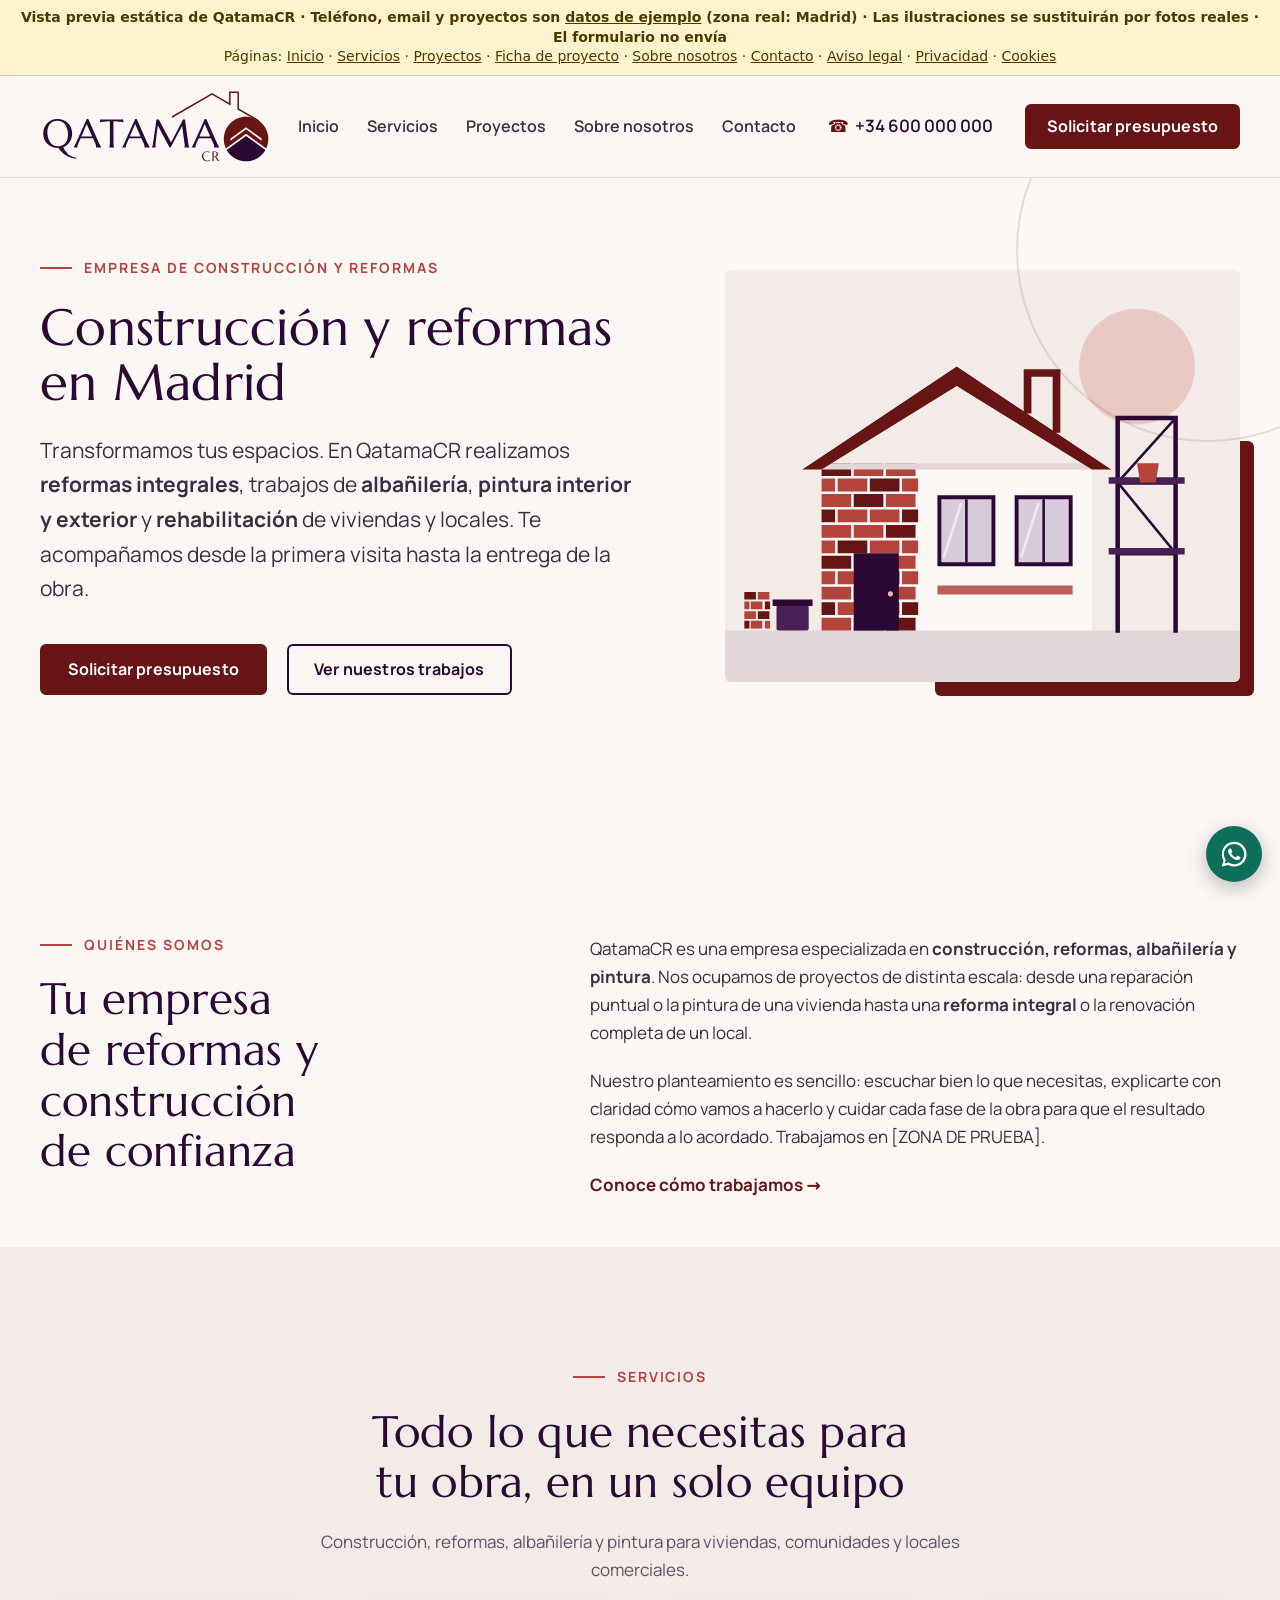
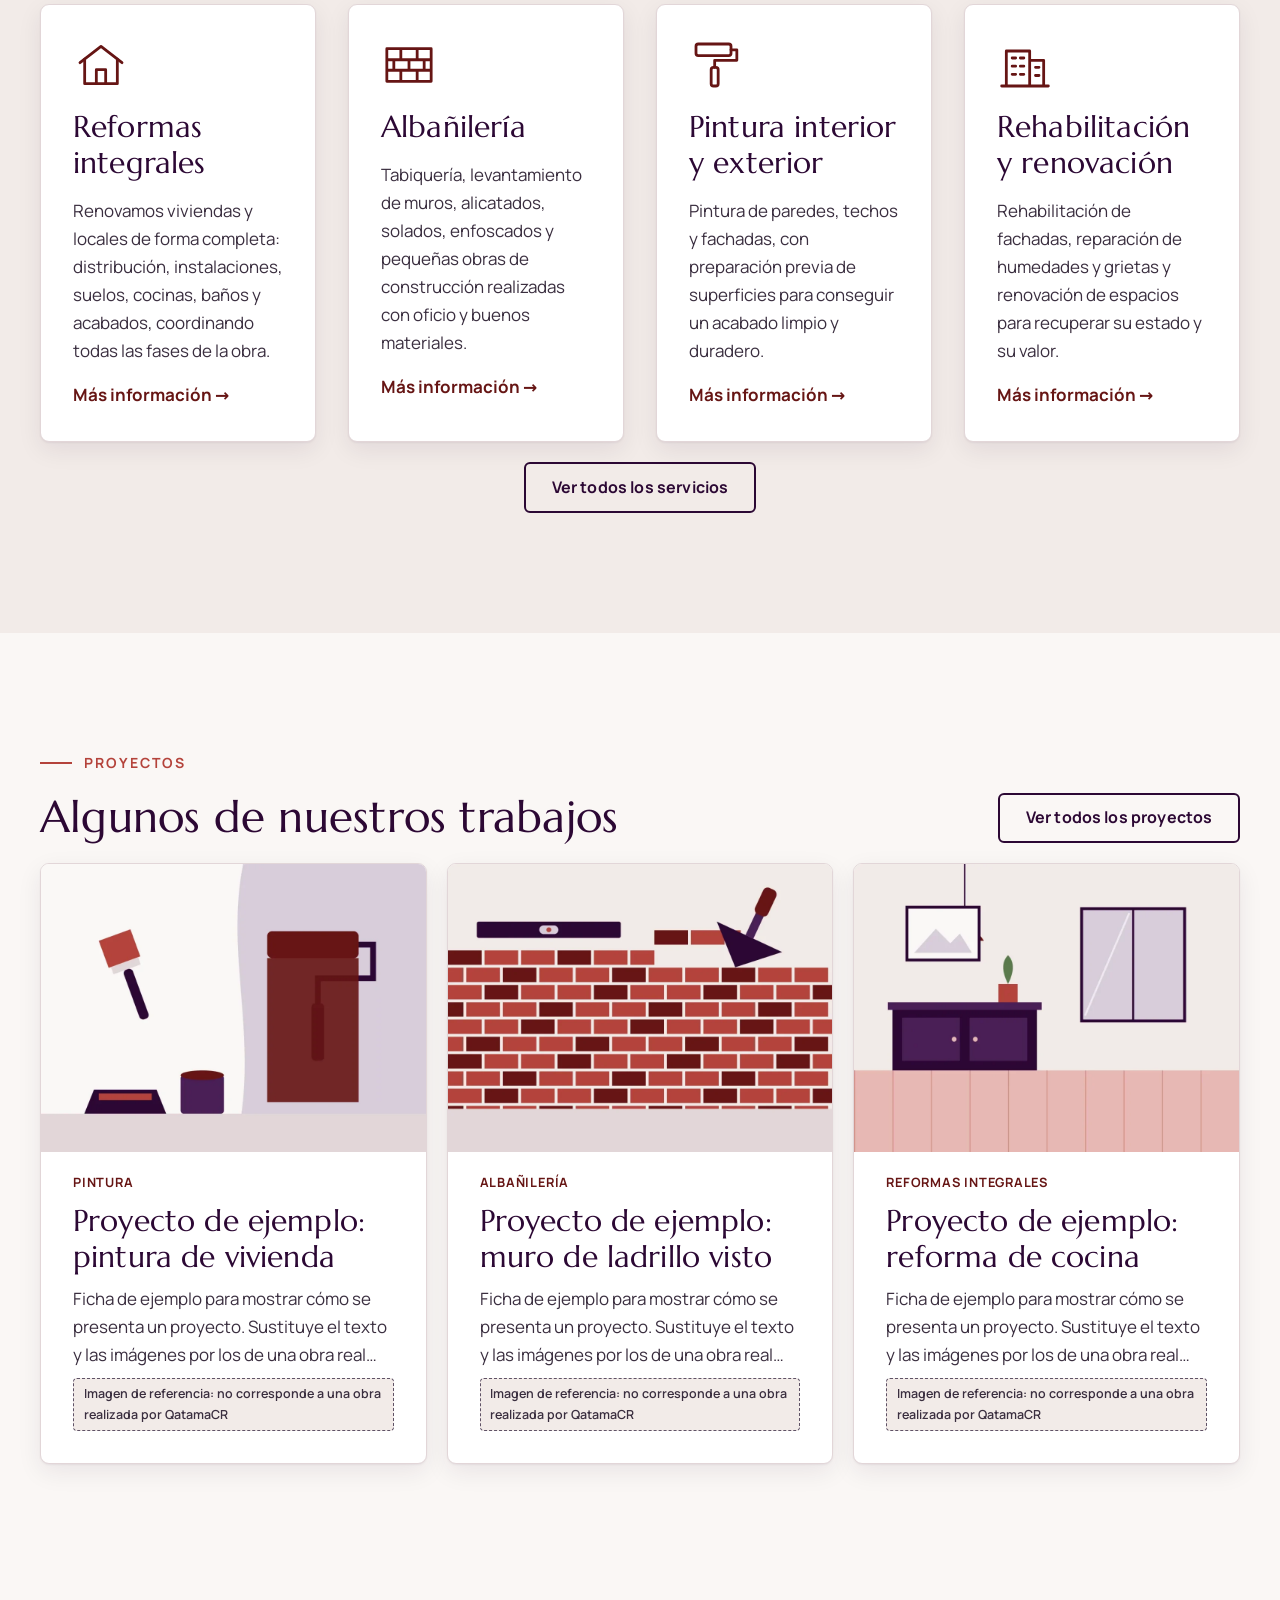
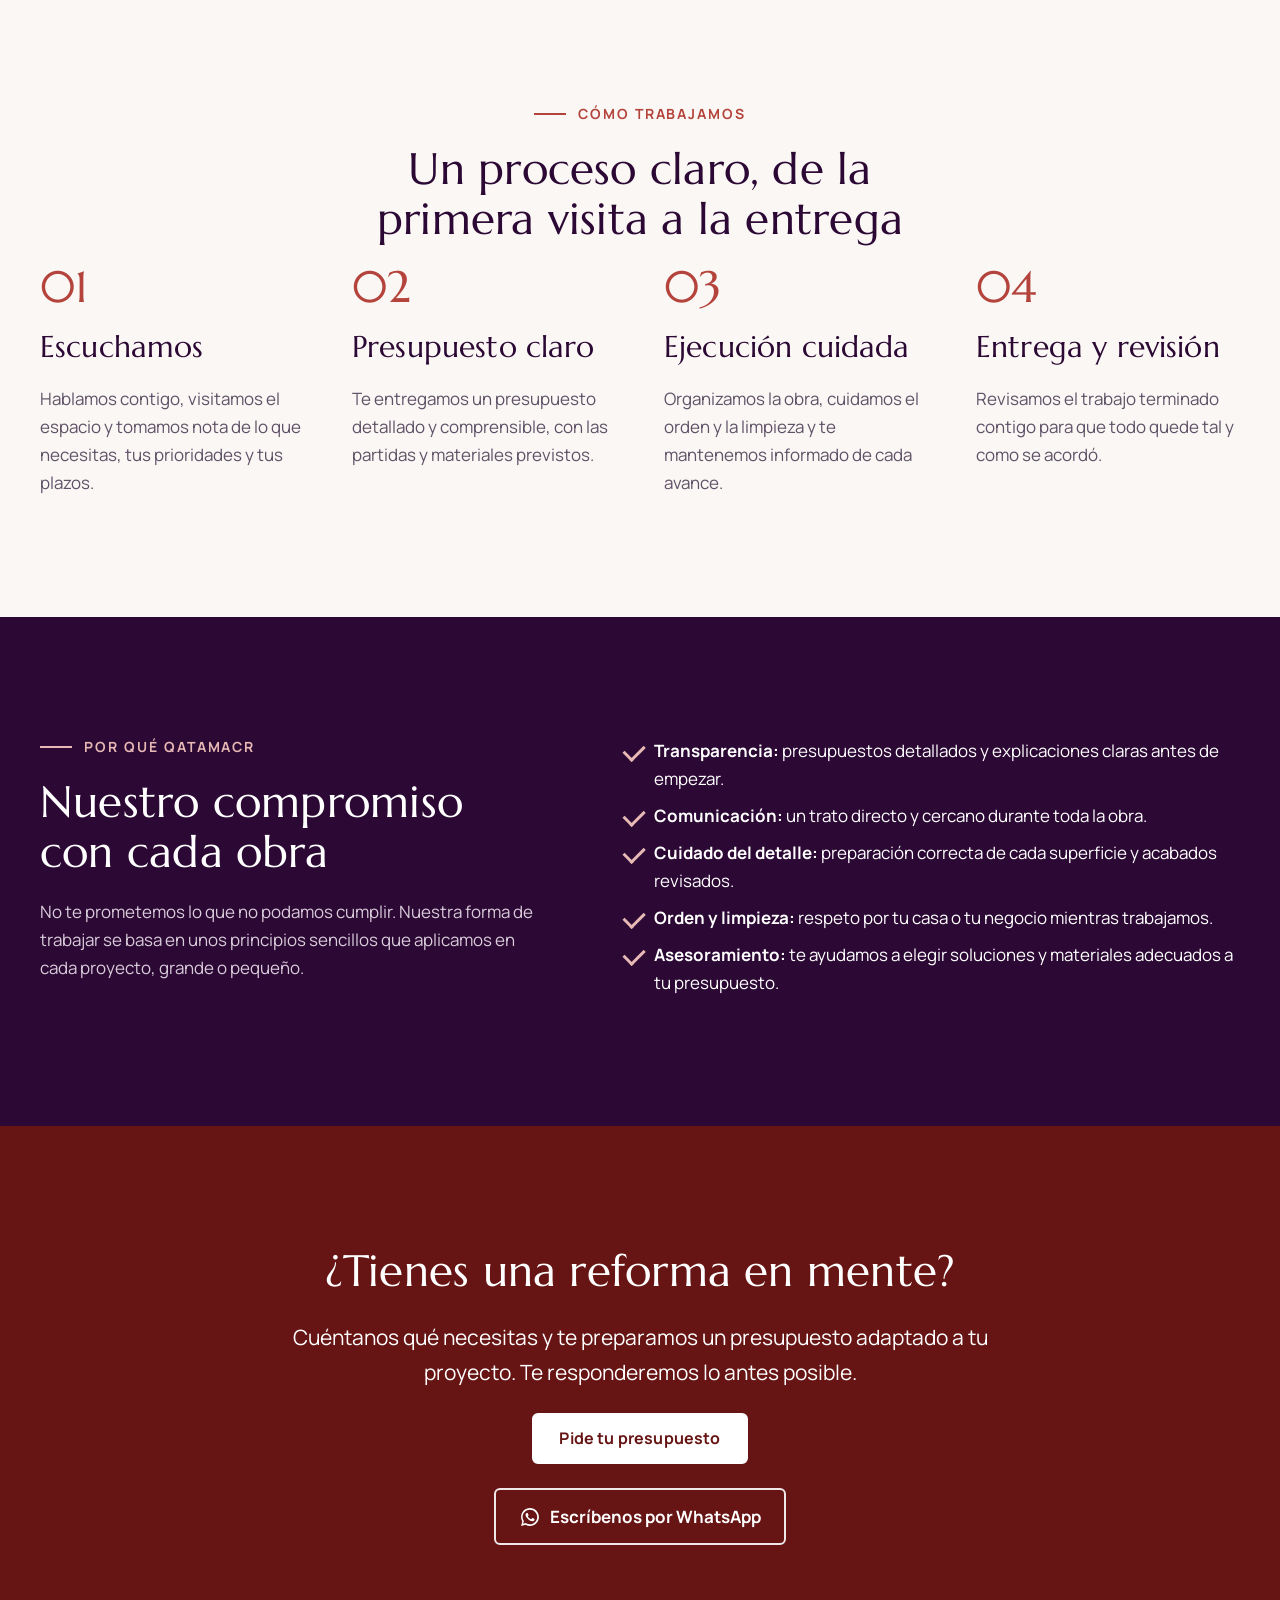
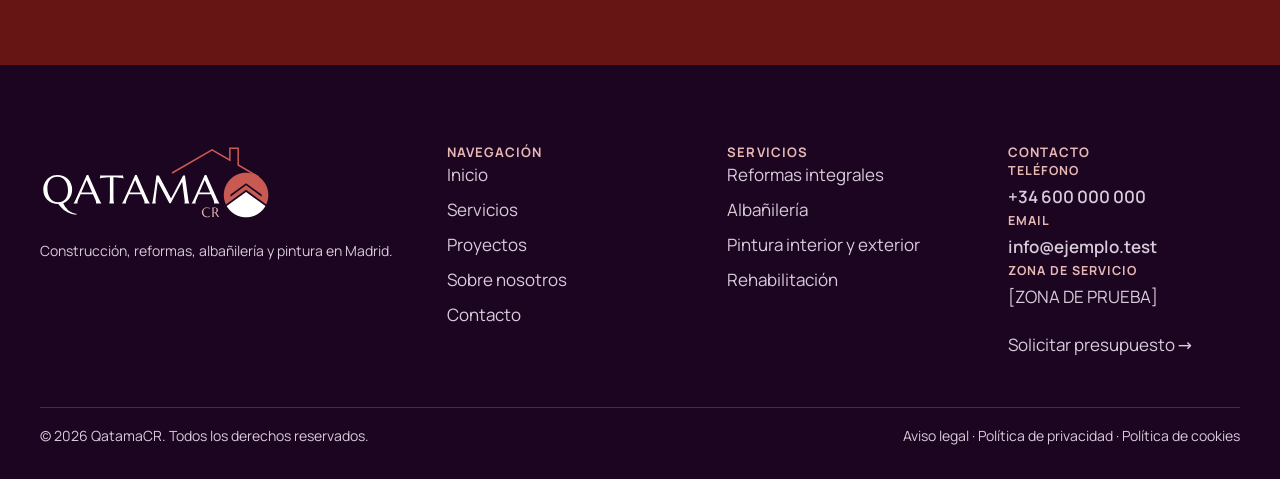
<file: index.html>
<!DOCTYPE html>
<html lang="en-US">
<head>
	<meta charset="UTF-8" />
	<meta name="viewport" content="width=device-width, initial-scale=1" />
<meta name='robots' content='max-image-preview:large' />
<link rel="preload" href="assets/tema/assets/fonts/marcellus-latin-400.woff2" as="font" type="font/woff2" crossorigin>
<link rel="preload" href="assets/tema/assets/fonts/manrope-latin-variable.woff2" as="font" type="font/woff2" crossorigin>
<title>Empresa de construcción y reformas en Madrid | QatamaCR</title>
<link rel="icon" href="assets/tema/assets/images/logo/favicon.ico" sizes="any">
<link rel="icon" href="assets/tema/assets/images/logo/favicon.svg" type="image/svg+xml">
<link rel="apple-touch-icon" href="assets/tema/assets/images/logo/apple-touch-icon-180.png">
<meta name="theme-color" content="#2C0834">

<!-- SEO: QatamaCR Core -->
<meta name="description" content="Empresa de reformas y construcción en Madrid: reformas integrales, albañilería, pintura y rehabilitación de viviendas y locales. Solicita tu presupuesto.">
<meta property="og:locale" content="es_ES">
<meta property="og:type" content="website">
<meta property="og:site_name" content="QatamaCR">
<meta property="og:title" content="Empresa de construcción y reformas en Madrid | QatamaCR">
<meta property="og:description" content="Empresa de reformas y construcción en Madrid: reformas integrales, albañilería, pintura y rehabilitación de viviendas y locales. Solicita tu presupuesto.">
<meta property="og:url" content="#">
<meta property="og:image" content="#wp-content/plugins/qatamacr-core/assets/qatamacr-og-1200x630.png">
<meta name="twitter:card" content="summary_large_image">
<script type="application/ld+json">{"@context":"https://schema.org","@graph":[{"@type":"GeneralContractor","@id":"##empresa","name":"QatamaCR","url":"#","logo":"#wp-content/plugins/qatamacr-core/assets/favicon-192.png","image":"#wp-content/plugins/qatamacr-core/assets/qatamacr-og-1200x630.png","description":"Construcción, reformas, albañilería y pintura","knowsAbout":["Reformas integrales","Albañilería","Pintura interior y exterior","Rehabilitación de edificios","Construcción"],"telephone":"+34 600 000 000","email":"info@ejemplo.test","areaServed":"[ZONA DE PRUEBA]","address":{"@type":"PostalAddress","addressCountry":"ES","addressLocality":"Localidad de prueba"}},{"@type":"WebSite","@id":"##web","url":"#","name":"QatamaCR","inLanguage":"es-ES","publisher":{"@id":"##empresa"}}]}</script>
<script>
window._wpemojiSettings = {"baseUrl":"https:\/\/s.w.org\/images\/core\/emoji\/15.0.3\/72x72\/","ext":".png","svgUrl":"https:\/\/s.w.org\/images\/core\/emoji\/15.0.3\/svg\/","svgExt":".svg","source":{"concatemoji":"assets\/wp\/js\/wp-emoji-release.min.js"}};
/*! This file is auto-generated */
!function(i,n){var o,s,e;function c(e){try{var t={supportTests:e,timestamp:(new Date).valueOf()};sessionStorage.setItem(o,JSON.stringify(t))}catch(e){}}function p(e,t,n){e.clearRect(0,0,e.canvas.width,e.canvas.height),e.fillText(t,0,0);var t=new Uint32Array(e.getImageData(0,0,e.canvas.width,e.canvas.height).data),r=(e.clearRect(0,0,e.canvas.width,e.canvas.height),e.fillText(n,0,0),new Uint32Array(e.getImageData(0,0,e.canvas.width,e.canvas.height).data));return t.every(function(e,t){return e===r[t]})}function u(e,t,n){switch(t){case"flag":return n(e,"\ud83c\udff3\ufe0f\u200d\u26a7\ufe0f","\ud83c\udff3\ufe0f\u200b\u26a7\ufe0f")?!1:!n(e,"\ud83c\uddfa\ud83c\uddf3","\ud83c\uddfa\u200b\ud83c\uddf3")&&!n(e,"\ud83c\udff4\udb40\udc67\udb40\udc62\udb40\udc65\udb40\udc6e\udb40\udc67\udb40\udc7f","\ud83c\udff4\u200b\udb40\udc67\u200b\udb40\udc62\u200b\udb40\udc65\u200b\udb40\udc6e\u200b\udb40\udc67\u200b\udb40\udc7f");case"emoji":return!n(e,"\ud83d\udc26\u200d\u2b1b","\ud83d\udc26\u200b\u2b1b")}return!1}function f(e,t,n){var r="undefined"!=typeof WorkerGlobalScope&&self instanceof WorkerGlobalScope?new OffscreenCanvas(300,150):i.createElement("canvas"),a=r.getContext("2d",{willReadFrequently:!0}),o=(a.textBaseline="top",a.font="600 32px Arial",{});return e.forEach(function(e){o[e]=t(a,e,n)}),o}function t(e){var t=i.createElement("script");t.src=e,t.defer=!0,i.head.appendChild(t)}"undefined"!=typeof Promise&&(o="wpEmojiSettingsSupports",s=["flag","emoji"],n.supports={everything:!0,everythingExceptFlag:!0},e=new Promise(function(e){i.addEventListener("DOMContentLoaded",e,{once:!0})}),new Promise(function(t){var n=function(){try{var e=JSON.parse(sessionStorage.getItem(o));if("object"==typeof e&&"number"==typeof e.timestamp&&(new Date).valueOf()<e.timestamp+604800&&"object"==typeof e.supportTests)return e.supportTests}catch(e){}return null}();if(!n){if("undefined"!=typeof Worker&&"undefined"!=typeof OffscreenCanvas&&"undefined"!=typeof URL&&URL.createObjectURL&&"undefined"!=typeof Blob)try{var e="postMessage("+f.toString()+"("+[JSON.stringify(s),u.toString(),p.toString()].join(",")+"));",r=new Blob([e],{type:"text/javascript"}),a=new Worker(URL.createObjectURL(r),{name:"wpTestEmojiSupports"});return void(a.onmessage=function(e){c(n=e.data),a.terminate(),t(n)})}catch(e){}c(n=f(s,u,p))}t(n)}).then(function(e){for(var t in e)n.supports[t]=e[t],n.supports.everything=n.supports.everything&&n.supports[t],"flag"!==t&&(n.supports.everythingExceptFlag=n.supports.everythingExceptFlag&&n.supports[t]);n.supports.everythingExceptFlag=n.supports.everythingExceptFlag&&!n.supports.flag,n.DOMReady=!1,n.readyCallback=function(){n.DOMReady=!0}}).then(function(){return e}).then(function(){var e;n.supports.everything||(n.readyCallback(),(e=n.source||{}).concatemoji?t(e.concatemoji):e.wpemoji&&e.twemoji&&(t(e.twemoji),t(e.wpemoji)))}))}((window,document),window._wpemojiSettings);
</script>
<style id='wp-block-site-logo-inline-css'>
.wp-block-site-logo{box-sizing:border-box;line-height:0}.wp-block-site-logo a{display:inline-block;line-height:0}.wp-block-site-logo.is-default-size img{height:auto;width:120px}.wp-block-site-logo img{height:auto;max-width:100%}.wp-block-site-logo a,.wp-block-site-logo img{border-radius:inherit}.wp-block-site-logo.aligncenter{margin-left:auto;margin-right:auto;text-align:center}:root :where(.wp-block-site-logo.is-style-rounded){border-radius:9999px}
</style>
<style id='wp-block-navigation-link-inline-css'>
.wp-block-navigation .wp-block-navigation-item__label{overflow-wrap:break-word}.wp-block-navigation .wp-block-navigation-item__description{display:none}.link-ui-tools{border-top:1px solid #f0f0f0;padding:8px}.link-ui-block-inserter{padding-top:8px}.link-ui-block-inserter__back{margin-left:8px;text-transform:uppercase}
</style>
<link rel='stylesheet' id='wp-block-navigation-css' href='assets/wp/blocks/navigation/style.min.css' media='all' />
<style id='wp-block-button-inline-css'>
.wp-block-button__link{box-sizing:border-box;cursor:pointer;display:inline-block;text-align:center;word-break:break-word}.wp-block-button__link.aligncenter{text-align:center}.wp-block-button__link.alignright{text-align:right}:where(.wp-block-button__link){border-radius:9999px;box-shadow:none;padding:calc(.667em + 2px) calc(1.333em + 2px);text-decoration:none}.wp-block-button[style*=text-decoration] .wp-block-button__link{text-decoration:inherit}.wp-block-buttons>.wp-block-button.has-custom-width{max-width:none}.wp-block-buttons>.wp-block-button.has-custom-width .wp-block-button__link{width:100%}.wp-block-buttons>.wp-block-button.has-custom-font-size .wp-block-button__link{font-size:inherit}.wp-block-buttons>.wp-block-button.wp-block-button__width-25{width:calc(25% - var(--wp--style--block-gap, .5em)*.75)}.wp-block-buttons>.wp-block-button.wp-block-button__width-50{width:calc(50% - var(--wp--style--block-gap, .5em)*.5)}.wp-block-buttons>.wp-block-button.wp-block-button__width-75{width:calc(75% - var(--wp--style--block-gap, .5em)*.25)}.wp-block-buttons>.wp-block-button.wp-block-button__width-100{flex-basis:100%;width:100%}.wp-block-buttons.is-vertical>.wp-block-button.wp-block-button__width-25{width:25%}.wp-block-buttons.is-vertical>.wp-block-button.wp-block-button__width-50{width:50%}.wp-block-buttons.is-vertical>.wp-block-button.wp-block-button__width-75{width:75%}.wp-block-button.is-style-squared,.wp-block-button__link.wp-block-button.is-style-squared{border-radius:0}.wp-block-button.no-border-radius,.wp-block-button__link.no-border-radius{border-radius:0!important}:root :where(.wp-block-button .wp-block-button__link.is-style-outline),:root :where(.wp-block-button.is-style-outline>.wp-block-button__link){border:2px solid;padding:.667em 1.333em}:root :where(.wp-block-button .wp-block-button__link.is-style-outline:not(.has-text-color)),:root :where(.wp-block-button.is-style-outline>.wp-block-button__link:not(.has-text-color)){color:currentColor}:root :where(.wp-block-button .wp-block-button__link.is-style-outline:not(.has-background)),:root :where(.wp-block-button.is-style-outline>.wp-block-button__link:not(.has-background)){background-color:initial;background-image:none}
</style>
<style id='wp-block-buttons-inline-css'>
.wp-block-buttons.is-vertical{flex-direction:column}.wp-block-buttons.is-vertical>.wp-block-button:last-child{margin-bottom:0}.wp-block-buttons>.wp-block-button{display:inline-block;margin:0}.wp-block-buttons.is-content-justification-left{justify-content:flex-start}.wp-block-buttons.is-content-justification-left.is-vertical{align-items:flex-start}.wp-block-buttons.is-content-justification-center{justify-content:center}.wp-block-buttons.is-content-justification-center.is-vertical{align-items:center}.wp-block-buttons.is-content-justification-right{justify-content:flex-end}.wp-block-buttons.is-content-justification-right.is-vertical{align-items:flex-end}.wp-block-buttons.is-content-justification-space-between{justify-content:space-between}.wp-block-buttons.aligncenter{text-align:center}.wp-block-buttons:not(.is-content-justification-space-between,.is-content-justification-right,.is-content-justification-left,.is-content-justification-center) .wp-block-button.aligncenter{margin-left:auto;margin-right:auto;width:100%}.wp-block-buttons[style*=text-decoration] .wp-block-button,.wp-block-buttons[style*=text-decoration] .wp-block-button__link{text-decoration:inherit}.wp-block-buttons.has-custom-font-size .wp-block-button__link{font-size:inherit}.wp-block-button.aligncenter{text-align:center}
</style>
<style id='wp-block-group-inline-css'>
.wp-block-group{box-sizing:border-box}:where(.wp-block-group.wp-block-group-is-layout-constrained){position:relative}
</style>
<style id='wp-block-group-theme-inline-css'>
:where(.wp-block-group.has-background){padding:1.25em 2.375em}
</style>
<style id='wp-block-template-part-theme-inline-css'>
:root :where(.wp-block-template-part.has-background){margin-bottom:0;margin-top:0;padding:1.25em 2.375em}
</style>
<style id='wp-block-paragraph-inline-css'>
.is-small-text{font-size:.875em}.is-regular-text{font-size:1em}.is-large-text{font-size:2.25em}.is-larger-text{font-size:3em}.has-drop-cap:not(:focus):first-letter{float:left;font-size:8.4em;font-style:normal;font-weight:100;line-height:.68;margin:.05em .1em 0 0;text-transform:uppercase}body.rtl .has-drop-cap:not(:focus):first-letter{float:none;margin-left:.1em}p.has-drop-cap.has-background{overflow:hidden}:root :where(p.has-background){padding:1.25em 2.375em}:where(p.has-text-color:not(.has-link-color)) a{color:inherit}p.has-text-align-left[style*="writing-mode:vertical-lr"],p.has-text-align-right[style*="writing-mode:vertical-rl"]{rotate:180deg}
</style>
<style id='wp-block-heading-inline-css'>
h1.has-background,h2.has-background,h3.has-background,h4.has-background,h5.has-background,h6.has-background{padding:1.25em 2.375em}h1.has-text-align-left[style*=writing-mode]:where([style*=vertical-lr]),h1.has-text-align-right[style*=writing-mode]:where([style*=vertical-rl]),h2.has-text-align-left[style*=writing-mode]:where([style*=vertical-lr]),h2.has-text-align-right[style*=writing-mode]:where([style*=vertical-rl]),h3.has-text-align-left[style*=writing-mode]:where([style*=vertical-lr]),h3.has-text-align-right[style*=writing-mode]:where([style*=vertical-rl]),h4.has-text-align-left[style*=writing-mode]:where([style*=vertical-lr]),h4.has-text-align-right[style*=writing-mode]:where([style*=vertical-rl]),h5.has-text-align-left[style*=writing-mode]:where([style*=vertical-lr]),h5.has-text-align-right[style*=writing-mode]:where([style*=vertical-rl]),h6.has-text-align-left[style*=writing-mode]:where([style*=vertical-lr]),h6.has-text-align-right[style*=writing-mode]:where([style*=vertical-rl]){rotate:180deg}
</style>
<link rel='stylesheet' id='wp-block-image-css' href='assets/wp/blocks/image/style.min.css' media='all' />
<style id='wp-block-image-theme-inline-css'>
:root :where(.wp-block-image figcaption){color:#555;font-size:13px;text-align:center}.is-dark-theme :root :where(.wp-block-image figcaption){color:#ffffffa6}.wp-block-image{margin:0 0 1em}
</style>
<style id='wp-block-columns-inline-css'>
.wp-block-columns{align-items:normal!important;box-sizing:border-box;display:flex;flex-wrap:wrap!important}@media (min-width:782px){.wp-block-columns{flex-wrap:nowrap!important}}.wp-block-columns.are-vertically-aligned-top{align-items:flex-start}.wp-block-columns.are-vertically-aligned-center{align-items:center}.wp-block-columns.are-vertically-aligned-bottom{align-items:flex-end}@media (max-width:781px){.wp-block-columns:not(.is-not-stacked-on-mobile)>.wp-block-column{flex-basis:100%!important}}@media (min-width:782px){.wp-block-columns:not(.is-not-stacked-on-mobile)>.wp-block-column{flex-basis:0;flex-grow:1}.wp-block-columns:not(.is-not-stacked-on-mobile)>.wp-block-column[style*=flex-basis]{flex-grow:0}}.wp-block-columns.is-not-stacked-on-mobile{flex-wrap:nowrap!important}.wp-block-columns.is-not-stacked-on-mobile>.wp-block-column{flex-basis:0;flex-grow:1}.wp-block-columns.is-not-stacked-on-mobile>.wp-block-column[style*=flex-basis]{flex-grow:0}:where(.wp-block-columns){margin-bottom:1.75em}:where(.wp-block-columns.has-background){padding:1.25em 2.375em}.wp-block-column{flex-grow:1;min-width:0;overflow-wrap:break-word;word-break:break-word}.wp-block-column.is-vertically-aligned-top{align-self:flex-start}.wp-block-column.is-vertically-aligned-center{align-self:center}.wp-block-column.is-vertically-aligned-bottom{align-self:flex-end}.wp-block-column.is-vertically-aligned-stretch{align-self:stretch}.wp-block-column.is-vertically-aligned-bottom,.wp-block-column.is-vertically-aligned-center,.wp-block-column.is-vertically-aligned-top{width:100%}
</style>
<style id='wp-block-post-featured-image-inline-css'>
.wp-block-post-featured-image{margin-left:0;margin-right:0}.wp-block-post-featured-image a{display:block;height:100%}.wp-block-post-featured-image img{box-sizing:border-box;height:auto;max-width:100%;vertical-align:bottom;width:100%}.wp-block-post-featured-image.alignfull img,.wp-block-post-featured-image.alignwide img{width:100%}.wp-block-post-featured-image .wp-block-post-featured-image__overlay.has-background-dim{background-color:#000;inset:0;position:absolute}.wp-block-post-featured-image{position:relative}.wp-block-post-featured-image .wp-block-post-featured-image__overlay.has-background-gradient{background-color:initial}.wp-block-post-featured-image .wp-block-post-featured-image__overlay.has-background-dim-0{opacity:0}.wp-block-post-featured-image .wp-block-post-featured-image__overlay.has-background-dim-10{opacity:.1}.wp-block-post-featured-image .wp-block-post-featured-image__overlay.has-background-dim-20{opacity:.2}.wp-block-post-featured-image .wp-block-post-featured-image__overlay.has-background-dim-30{opacity:.3}.wp-block-post-featured-image .wp-block-post-featured-image__overlay.has-background-dim-40{opacity:.4}.wp-block-post-featured-image .wp-block-post-featured-image__overlay.has-background-dim-50{opacity:.5}.wp-block-post-featured-image .wp-block-post-featured-image__overlay.has-background-dim-60{opacity:.6}.wp-block-post-featured-image .wp-block-post-featured-image__overlay.has-background-dim-70{opacity:.7}.wp-block-post-featured-image .wp-block-post-featured-image__overlay.has-background-dim-80{opacity:.8}.wp-block-post-featured-image .wp-block-post-featured-image__overlay.has-background-dim-90{opacity:.9}.wp-block-post-featured-image .wp-block-post-featured-image__overlay.has-background-dim-100{opacity:1}.wp-block-post-featured-image:where(.alignleft,.alignright){width:100%}
</style>
<style id='wp-block-post-terms-inline-css'>
.wp-block-post-terms{box-sizing:border-box}.wp-block-post-terms .wp-block-post-terms__separator{white-space:pre-wrap}
</style>
<style id='wp-block-post-title-inline-css'>
.wp-block-post-title{box-sizing:border-box;word-break:break-word}.wp-block-post-title a{display:inline-block}
</style>
<style id='wp-block-post-excerpt-inline-css'>
:where(.wp-block-post-excerpt){margin-bottom:var(--wp--style--block-gap);margin-top:var(--wp--style--block-gap)}.wp-block-post-excerpt__excerpt{margin-bottom:0;margin-top:0}.wp-block-post-excerpt__more-text{margin-bottom:0;margin-top:var(--wp--style--block-gap)}.wp-block-post-excerpt__more-link{display:inline-block}
</style>
<style id='wp-block-post-template-inline-css'>
.wp-block-post-template{list-style:none;margin-bottom:0;margin-top:0;max-width:100%;padding:0}.wp-block-post-template.is-flex-container{display:flex;flex-direction:row;flex-wrap:wrap;gap:1.25em}.wp-block-post-template.is-flex-container>li{margin:0;width:100%}@media (min-width:600px){.wp-block-post-template.is-flex-container.is-flex-container.columns-2>li{width:calc(50% - .625em)}.wp-block-post-template.is-flex-container.is-flex-container.columns-3>li{width:calc(33.33333% - .83333em)}.wp-block-post-template.is-flex-container.is-flex-container.columns-4>li{width:calc(25% - .9375em)}.wp-block-post-template.is-flex-container.is-flex-container.columns-5>li{width:calc(20% - 1em)}.wp-block-post-template.is-flex-container.is-flex-container.columns-6>li{width:calc(16.66667% - 1.04167em)}}@media (max-width:600px){.wp-block-post-template-is-layout-grid.wp-block-post-template-is-layout-grid.wp-block-post-template-is-layout-grid.wp-block-post-template-is-layout-grid{grid-template-columns:1fr}}.wp-block-post-template-is-layout-constrained>li>.alignright,.wp-block-post-template-is-layout-flow>li>.alignright{float:right;margin-inline-end:0;margin-inline-start:2em}.wp-block-post-template-is-layout-constrained>li>.alignleft,.wp-block-post-template-is-layout-flow>li>.alignleft{float:left;margin-inline-end:2em;margin-inline-start:0}.wp-block-post-template-is-layout-constrained>li>.aligncenter,.wp-block-post-template-is-layout-flow>li>.aligncenter{margin-inline-end:auto;margin-inline-start:auto}
</style>
<style id='wp-block-list-inline-css'>
ol,ul{box-sizing:border-box}:root :where(ul.has-background,ol.has-background){padding:1.25em 2.375em}
</style>
<style id='global-styles-inline-css'>
:root{--wp--preset--aspect-ratio--square: 1;--wp--preset--aspect-ratio--4-3: 4/3;--wp--preset--aspect-ratio--3-4: 3/4;--wp--preset--aspect-ratio--3-2: 3/2;--wp--preset--aspect-ratio--2-3: 2/3;--wp--preset--aspect-ratio--16-9: 16/9;--wp--preset--aspect-ratio--9-16: 9/16;--wp--preset--color--black: #000000;--wp--preset--color--cyan-bluish-gray: #abb8c3;--wp--preset--color--white: #ffffff;--wp--preset--color--pale-pink: #f78da7;--wp--preset--color--vivid-red: #cf2e2e;--wp--preset--color--luminous-vivid-orange: #ff6900;--wp--preset--color--luminous-vivid-amber: #fcb900;--wp--preset--color--light-green-cyan: #7bdcb5;--wp--preset--color--vivid-green-cyan: #00d084;--wp--preset--color--pale-cyan-blue: #8ed1fc;--wp--preset--color--vivid-cyan-blue: #0693e3;--wp--preset--color--vivid-purple: #9b51e0;--wp--preset--color--berenjena: #2C0834;--wp--preset--color--berenjena-oscuro: #1C0521;--wp--preset--color--berenjena-medio: #4A1F55;--wp--preset--color--burdeos: #661514;--wp--preset--color--burdeos-oscuro: #4A0F0E;--wp--preset--color--teja: #B4433B;--wp--preset--color--rosa-teja: #E7B9B4;--wp--preset--color--lila-claro: #D8CCDA;--wp--preset--color--texto: #3A2E3F;--wp--preset--color--texto-suave: #5F5266;--wp--preset--color--borde: #E2D6D8;--wp--preset--color--superficie: #F2EBE8;--wp--preset--color--fondo: #FAF7F5;--wp--preset--color--blanco: #FFFFFF;--wp--preset--gradient--vivid-cyan-blue-to-vivid-purple: linear-gradient(135deg,rgba(6,147,227,1) 0%,rgb(155,81,224) 100%);--wp--preset--gradient--light-green-cyan-to-vivid-green-cyan: linear-gradient(135deg,rgb(122,220,180) 0%,rgb(0,208,130) 100%);--wp--preset--gradient--luminous-vivid-amber-to-luminous-vivid-orange: linear-gradient(135deg,rgba(252,185,0,1) 0%,rgba(255,105,0,1) 100%);--wp--preset--gradient--luminous-vivid-orange-to-vivid-red: linear-gradient(135deg,rgba(255,105,0,1) 0%,rgb(207,46,46) 100%);--wp--preset--gradient--very-light-gray-to-cyan-bluish-gray: linear-gradient(135deg,rgb(238,238,238) 0%,rgb(169,184,195) 100%);--wp--preset--gradient--cool-to-warm-spectrum: linear-gradient(135deg,rgb(74,234,220) 0%,rgb(151,120,209) 20%,rgb(207,42,186) 40%,rgb(238,44,130) 60%,rgb(251,105,98) 80%,rgb(254,248,76) 100%);--wp--preset--gradient--blush-light-purple: linear-gradient(135deg,rgb(255,206,236) 0%,rgb(152,150,240) 100%);--wp--preset--gradient--blush-bordeaux: linear-gradient(135deg,rgb(254,205,165) 0%,rgb(254,45,45) 50%,rgb(107,0,62) 100%);--wp--preset--gradient--luminous-dusk: linear-gradient(135deg,rgb(255,203,112) 0%,rgb(199,81,192) 50%,rgb(65,88,208) 100%);--wp--preset--gradient--pale-ocean: linear-gradient(135deg,rgb(255,245,203) 0%,rgb(182,227,212) 50%,rgb(51,167,181) 100%);--wp--preset--gradient--electric-grass: linear-gradient(135deg,rgb(202,248,128) 0%,rgb(113,206,126) 100%);--wp--preset--gradient--midnight: linear-gradient(135deg,rgb(2,3,129) 0%,rgb(40,116,252) 100%);--wp--preset--font-size--small: 13px;--wp--preset--font-size--medium: clamp(14px, 0.875rem + ((1vw - 3.2px) * 0.652), 20px);--wp--preset--font-size--large: clamp(22.041px, 1.378rem + ((1vw - 3.2px) * 1.517), 36px);--wp--preset--font-size--x-large: clamp(25.014px, 1.563rem + ((1vw - 3.2px) * 1.846), 42px);--wp--preset--font-size--pequeno: 0.875rem;--wp--preset--font-size--base: 1.0625rem;--wp--preset--font-size--destacado: clamp(1.125rem, 1.125rem + ((1vw - 0.2rem) * 0.327), 1.3125rem);--wp--preset--font-size--grande: clamp(1.4rem, 1.4rem + ((1vw - 0.2rem) * 0.826), 1.875rem);--wp--preset--font-size--muy-grande: clamp(1.875rem, 1.875rem + ((1vw - 0.2rem) * 1.522), 2.75rem);--wp--preset--font-size--enorme: clamp(2.25rem, 2.25rem + ((1vw - 0.2rem) * 2.348), 3.6rem);--wp--preset--font-family--titulares: Marcellus, 'Times New Roman', Georgia, serif;--wp--preset--font-family--texto: Manrope, system-ui, -apple-system, 'Segoe UI', Roboto, Arial, sans-serif;--wp--preset--spacing--20: 0.75rem;--wp--preset--spacing--30: 1rem;--wp--preset--spacing--40: clamp(1.5rem, 3vw, 2rem);--wp--preset--spacing--50: clamp(2rem, 5vw, 3rem);--wp--preset--spacing--60: clamp(3rem, 7vw, 5rem);--wp--preset--spacing--70: clamp(4rem, 10vw, 7.5rem);--wp--preset--spacing--80: 5.06rem;--wp--preset--spacing--10: 0.5rem;--wp--preset--shadow--natural: 6px 6px 9px rgba(0, 0, 0, 0.2);--wp--preset--shadow--deep: 12px 12px 50px rgba(0, 0, 0, 0.4);--wp--preset--shadow--sharp: 6px 6px 0px rgba(0, 0, 0, 0.2);--wp--preset--shadow--outlined: 6px 6px 0px -3px rgba(255, 255, 255, 1), 6px 6px rgba(0, 0, 0, 1);--wp--preset--shadow--crisp: 6px 6px 0px rgba(0, 0, 0, 1);--wp--preset--shadow--suave: 0 1px 2px rgba(44, 8, 52, 0.06), 0 8px 24px rgba(44, 8, 52, 0.08);--wp--preset--shadow--elevada: 0 2px 4px rgba(44, 8, 52, 0.08), 0 18px 40px rgba(44, 8, 52, 0.14);--wp--custom--radio: 6px;--wp--custom--transicion: 180ms ease;}:root { --wp--style--global--content-size: 760px;--wp--style--global--wide-size: 1240px; }:where(body) { margin: 0; }.wp-site-blocks { padding-top: var(--wp--style--root--padding-top); padding-bottom: var(--wp--style--root--padding-bottom); }.has-global-padding { padding-right: var(--wp--style--root--padding-right); padding-left: var(--wp--style--root--padding-left); }.has-global-padding > .alignfull { margin-right: calc(var(--wp--style--root--padding-right) * -1); margin-left: calc(var(--wp--style--root--padding-left) * -1); }.has-global-padding :where(:not(.alignfull.is-layout-flow) > .has-global-padding:not(.wp-block-block, .alignfull)) { padding-right: 0; padding-left: 0; }.has-global-padding :where(:not(.alignfull.is-layout-flow) > .has-global-padding:not(.wp-block-block, .alignfull)) > .alignfull { margin-left: 0; margin-right: 0; }.wp-site-blocks > .alignleft { float: left; margin-right: 2em; }.wp-site-blocks > .alignright { float: right; margin-left: 2em; }.wp-site-blocks > .aligncenter { justify-content: center; margin-left: auto; margin-right: auto; }:where(.wp-site-blocks) > * { margin-block-start: 1.25rem; margin-block-end: 0; }:where(.wp-site-blocks) > :first-child { margin-block-start: 0; }:where(.wp-site-blocks) > :last-child { margin-block-end: 0; }:root { --wp--style--block-gap: 1.25rem; }.is-layout-flow  > :first-child{margin-block-start: 0;}.is-layout-flow  > :last-child{margin-block-end: 0;}.is-layout-flow  > *{margin-block-start: 1.25rem;margin-block-end: 0;}.is-layout-constrained  > :first-child{margin-block-start: 0;}.is-layout-constrained  > :last-child{margin-block-end: 0;}.is-layout-constrained  > *{margin-block-start: 1.25rem;margin-block-end: 0;}.is-layout-flex {gap: 1.25rem;}.is-layout-grid {gap: 1.25rem;}.is-layout-flow > .alignleft{float: left;margin-inline-start: 0;margin-inline-end: 2em;}.is-layout-flow > .alignright{float: right;margin-inline-start: 2em;margin-inline-end: 0;}.is-layout-flow > .aligncenter{margin-left: auto !important;margin-right: auto !important;}.is-layout-constrained > .alignleft{float: left;margin-inline-start: 0;margin-inline-end: 2em;}.is-layout-constrained > .alignright{float: right;margin-inline-start: 2em;margin-inline-end: 0;}.is-layout-constrained > .aligncenter{margin-left: auto !important;margin-right: auto !important;}.is-layout-constrained > :where(:not(.alignleft):not(.alignright):not(.alignfull)){max-width: var(--wp--style--global--content-size);margin-left: auto !important;margin-right: auto !important;}.is-layout-constrained > .alignwide{max-width: var(--wp--style--global--wide-size);}body .is-layout-flex{display: flex;}.is-layout-flex{flex-wrap: wrap;align-items: center;}.is-layout-flex > :is(*, div){margin: 0;}body .is-layout-grid{display: grid;}.is-layout-grid > :is(*, div){margin: 0;}:root :where(body){background-color: var(--wp--preset--color--fondo);color: var(--wp--preset--color--texto);font-family: var(--wp--preset--font-family--texto);font-size: var(--wp--preset--font-size--base);font-weight: 400;line-height: 1.65;--wp--style--root--padding-top: 0;--wp--style--root--padding-right: clamp(1.25rem, 4vw, 2.5rem);--wp--style--root--padding-bottom: 0;--wp--style--root--padding-left: clamp(1.25rem, 4vw, 2.5rem);}:root :where(a:where(:not(.wp-element-button))){color: var(--wp--preset--color--burdeos);text-decoration: underline;}:root :where(a:where(:not(.wp-element-button)):hover){color: var(--wp--preset--color--berenjena);}:root :where(a:where(:not(.wp-element-button)):focus){color: var(--wp--preset--color--berenjena);}:root :where(h1, h2, h3, h4, h5, h6){color: var(--wp--preset--color--berenjena);font-family: var(--wp--preset--font-family--titulares);font-weight: 400;letter-spacing: 0.005em;line-height: 1.15;}:root :where(h1){font-size: var(--wp--preset--font-size--enorme);line-height: 1.08;}:root :where(h2){font-size: var(--wp--preset--font-size--muy-grande);}:root :where(h3){font-size: var(--wp--preset--font-size--grande);line-height: 1.2;}:root :where(h4){font-family: var(--wp--preset--font-family--texto);font-size: var(--wp--preset--font-size--destacado);font-weight: 700;line-height: 1.3;}:root :where(h5){font-family: var(--wp--preset--font-family--texto);font-size: var(--wp--preset--font-size--base);font-weight: 700;}:root :where(h6){font-family: var(--wp--preset--font-family--texto);font-size: var(--wp--preset--font-size--pequeno);font-weight: 700;letter-spacing: 0.08em;text-transform: uppercase;}:root :where(.wp-element-button, .wp-block-button__link){background-color: var(--wp--preset--color--burdeos);border-radius: var(--wp--custom--radio);border-color: var(--wp--preset--color--burdeos);border-width: 2px;border-style: solid;color: var(--wp--preset--color--blanco);font-family: var(--wp--preset--font-family--texto);font-size: clamp(0.875rem, 0.875rem + ((1vw - 0.2rem) * 0.217), 1rem);font-weight: 700;letter-spacing: 0.01em;line-height: 1.2;padding-top: 0.85rem;padding-right: 1.6rem;padding-bottom: 0.85rem;padding-left: 1.6rem;text-decoration: none;}:root :where(.wp-element-button:hover, .wp-block-button__link:hover){background-color: var(--wp--preset--color--burdeos-oscuro);border-color: var(--wp--preset--color--burdeos-oscuro);color: var(--wp--preset--color--blanco);}:root :where(.wp-element-button:focus, .wp-block-button__link:focus){background-color: var(--wp--preset--color--burdeos-oscuro);color: var(--wp--preset--color--blanco);}:root :where(.wp-element-caption, .wp-block-audio figcaption, .wp-block-embed figcaption, .wp-block-gallery figcaption, .wp-block-image figcaption, .wp-block-table figcaption, .wp-block-video figcaption){color: var(--wp--preset--color--texto-suave);font-size: var(--wp--preset--font-size--pequeno);}.has-black-color{color: var(--wp--preset--color--black) !important;}.has-cyan-bluish-gray-color{color: var(--wp--preset--color--cyan-bluish-gray) !important;}.has-white-color{color: var(--wp--preset--color--white) !important;}.has-pale-pink-color{color: var(--wp--preset--color--pale-pink) !important;}.has-vivid-red-color{color: var(--wp--preset--color--vivid-red) !important;}.has-luminous-vivid-orange-color{color: var(--wp--preset--color--luminous-vivid-orange) !important;}.has-luminous-vivid-amber-color{color: var(--wp--preset--color--luminous-vivid-amber) !important;}.has-light-green-cyan-color{color: var(--wp--preset--color--light-green-cyan) !important;}.has-vivid-green-cyan-color{color: var(--wp--preset--color--vivid-green-cyan) !important;}.has-pale-cyan-blue-color{color: var(--wp--preset--color--pale-cyan-blue) !important;}.has-vivid-cyan-blue-color{color: var(--wp--preset--color--vivid-cyan-blue) !important;}.has-vivid-purple-color{color: var(--wp--preset--color--vivid-purple) !important;}.has-berenjena-color{color: var(--wp--preset--color--berenjena) !important;}.has-berenjena-oscuro-color{color: var(--wp--preset--color--berenjena-oscuro) !important;}.has-berenjena-medio-color{color: var(--wp--preset--color--berenjena-medio) !important;}.has-burdeos-color{color: var(--wp--preset--color--burdeos) !important;}.has-burdeos-oscuro-color{color: var(--wp--preset--color--burdeos-oscuro) !important;}.has-teja-color{color: var(--wp--preset--color--teja) !important;}.has-rosa-teja-color{color: var(--wp--preset--color--rosa-teja) !important;}.has-lila-claro-color{color: var(--wp--preset--color--lila-claro) !important;}.has-texto-color{color: var(--wp--preset--color--texto) !important;}.has-texto-suave-color{color: var(--wp--preset--color--texto-suave) !important;}.has-borde-color{color: var(--wp--preset--color--borde) !important;}.has-superficie-color{color: var(--wp--preset--color--superficie) !important;}.has-fondo-color{color: var(--wp--preset--color--fondo) !important;}.has-blanco-color{color: var(--wp--preset--color--blanco) !important;}.has-black-background-color{background-color: var(--wp--preset--color--black) !important;}.has-cyan-bluish-gray-background-color{background-color: var(--wp--preset--color--cyan-bluish-gray) !important;}.has-white-background-color{background-color: var(--wp--preset--color--white) !important;}.has-pale-pink-background-color{background-color: var(--wp--preset--color--pale-pink) !important;}.has-vivid-red-background-color{background-color: var(--wp--preset--color--vivid-red) !important;}.has-luminous-vivid-orange-background-color{background-color: var(--wp--preset--color--luminous-vivid-orange) !important;}.has-luminous-vivid-amber-background-color{background-color: var(--wp--preset--color--luminous-vivid-amber) !important;}.has-light-green-cyan-background-color{background-color: var(--wp--preset--color--light-green-cyan) !important;}.has-vivid-green-cyan-background-color{background-color: var(--wp--preset--color--vivid-green-cyan) !important;}.has-pale-cyan-blue-background-color{background-color: var(--wp--preset--color--pale-cyan-blue) !important;}.has-vivid-cyan-blue-background-color{background-color: var(--wp--preset--color--vivid-cyan-blue) !important;}.has-vivid-purple-background-color{background-color: var(--wp--preset--color--vivid-purple) !important;}.has-berenjena-background-color{background-color: var(--wp--preset--color--berenjena) !important;}.has-berenjena-oscuro-background-color{background-color: var(--wp--preset--color--berenjena-oscuro) !important;}.has-berenjena-medio-background-color{background-color: var(--wp--preset--color--berenjena-medio) !important;}.has-burdeos-background-color{background-color: var(--wp--preset--color--burdeos) !important;}.has-burdeos-oscuro-background-color{background-color: var(--wp--preset--color--burdeos-oscuro) !important;}.has-teja-background-color{background-color: var(--wp--preset--color--teja) !important;}.has-rosa-teja-background-color{background-color: var(--wp--preset--color--rosa-teja) !important;}.has-lila-claro-background-color{background-color: var(--wp--preset--color--lila-claro) !important;}.has-texto-background-color{background-color: var(--wp--preset--color--texto) !important;}.has-texto-suave-background-color{background-color: var(--wp--preset--color--texto-suave) !important;}.has-borde-background-color{background-color: var(--wp--preset--color--borde) !important;}.has-superficie-background-color{background-color: var(--wp--preset--color--superficie) !important;}.has-fondo-background-color{background-color: var(--wp--preset--color--fondo) !important;}.has-blanco-background-color{background-color: var(--wp--preset--color--blanco) !important;}.has-black-border-color{border-color: var(--wp--preset--color--black) !important;}.has-cyan-bluish-gray-border-color{border-color: var(--wp--preset--color--cyan-bluish-gray) !important;}.has-white-border-color{border-color: var(--wp--preset--color--white) !important;}.has-pale-pink-border-color{border-color: var(--wp--preset--color--pale-pink) !important;}.has-vivid-red-border-color{border-color: var(--wp--preset--color--vivid-red) !important;}.has-luminous-vivid-orange-border-color{border-color: var(--wp--preset--color--luminous-vivid-orange) !important;}.has-luminous-vivid-amber-border-color{border-color: var(--wp--preset--color--luminous-vivid-amber) !important;}.has-light-green-cyan-border-color{border-color: var(--wp--preset--color--light-green-cyan) !important;}.has-vivid-green-cyan-border-color{border-color: var(--wp--preset--color--vivid-green-cyan) !important;}.has-pale-cyan-blue-border-color{border-color: var(--wp--preset--color--pale-cyan-blue) !important;}.has-vivid-cyan-blue-border-color{border-color: var(--wp--preset--color--vivid-cyan-blue) !important;}.has-vivid-purple-border-color{border-color: var(--wp--preset--color--vivid-purple) !important;}.has-berenjena-border-color{border-color: var(--wp--preset--color--berenjena) !important;}.has-berenjena-oscuro-border-color{border-color: var(--wp--preset--color--berenjena-oscuro) !important;}.has-berenjena-medio-border-color{border-color: var(--wp--preset--color--berenjena-medio) !important;}.has-burdeos-border-color{border-color: var(--wp--preset--color--burdeos) !important;}.has-burdeos-oscuro-border-color{border-color: var(--wp--preset--color--burdeos-oscuro) !important;}.has-teja-border-color{border-color: var(--wp--preset--color--teja) !important;}.has-rosa-teja-border-color{border-color: var(--wp--preset--color--rosa-teja) !important;}.has-lila-claro-border-color{border-color: var(--wp--preset--color--lila-claro) !important;}.has-texto-border-color{border-color: var(--wp--preset--color--texto) !important;}.has-texto-suave-border-color{border-color: var(--wp--preset--color--texto-suave) !important;}.has-borde-border-color{border-color: var(--wp--preset--color--borde) !important;}.has-superficie-border-color{border-color: var(--wp--preset--color--superficie) !important;}.has-fondo-border-color{border-color: var(--wp--preset--color--fondo) !important;}.has-blanco-border-color{border-color: var(--wp--preset--color--blanco) !important;}.has-vivid-cyan-blue-to-vivid-purple-gradient-background{background: var(--wp--preset--gradient--vivid-cyan-blue-to-vivid-purple) !important;}.has-light-green-cyan-to-vivid-green-cyan-gradient-background{background: var(--wp--preset--gradient--light-green-cyan-to-vivid-green-cyan) !important;}.has-luminous-vivid-amber-to-luminous-vivid-orange-gradient-background{background: var(--wp--preset--gradient--luminous-vivid-amber-to-luminous-vivid-orange) !important;}.has-luminous-vivid-orange-to-vivid-red-gradient-background{background: var(--wp--preset--gradient--luminous-vivid-orange-to-vivid-red) !important;}.has-very-light-gray-to-cyan-bluish-gray-gradient-background{background: var(--wp--preset--gradient--very-light-gray-to-cyan-bluish-gray) !important;}.has-cool-to-warm-spectrum-gradient-background{background: var(--wp--preset--gradient--cool-to-warm-spectrum) !important;}.has-blush-light-purple-gradient-background{background: var(--wp--preset--gradient--blush-light-purple) !important;}.has-blush-bordeaux-gradient-background{background: var(--wp--preset--gradient--blush-bordeaux) !important;}.has-luminous-dusk-gradient-background{background: var(--wp--preset--gradient--luminous-dusk) !important;}.has-pale-ocean-gradient-background{background: var(--wp--preset--gradient--pale-ocean) !important;}.has-electric-grass-gradient-background{background: var(--wp--preset--gradient--electric-grass) !important;}.has-midnight-gradient-background{background: var(--wp--preset--gradient--midnight) !important;}.has-small-font-size{font-size: var(--wp--preset--font-size--small) !important;}.has-medium-font-size{font-size: var(--wp--preset--font-size--medium) !important;}.has-large-font-size{font-size: var(--wp--preset--font-size--large) !important;}.has-x-large-font-size{font-size: var(--wp--preset--font-size--x-large) !important;}.has-pequeno-font-size{font-size: var(--wp--preset--font-size--pequeno) !important;}.has-base-font-size{font-size: var(--wp--preset--font-size--base) !important;}.has-destacado-font-size{font-size: var(--wp--preset--font-size--destacado) !important;}.has-grande-font-size{font-size: var(--wp--preset--font-size--grande) !important;}.has-muy-grande-font-size{font-size: var(--wp--preset--font-size--muy-grande) !important;}.has-enorme-font-size{font-size: var(--wp--preset--font-size--enorme) !important;}.has-titulares-font-family{font-family: var(--wp--preset--font-family--titulares) !important;}.has-texto-font-family{font-family: var(--wp--preset--font-family--texto) !important;}
:root :where(.wp-block-navigation){font-size: clamp(0.875rem, 0.875rem + ((1vw - 0.2rem) * 0.217), 1rem);font-weight: 600;}
:root :where(.wp-block-post-title){font-family: var(--wp--preset--font-family--titulares);}
:root :where(.wp-block-image img, .wp-block-image .wp-block-image__crop-area, .wp-block-image .components-placeholder){border-radius: var(--wp--custom--radio);}
:root :where(.wp-block-post-featured-image img, .wp-block-post-featured-image .block-editor-media-placeholder, .wp-block-post-featured-image .wp-block-post-featured-image__overlay){border-radius: var(--wp--custom--radio);}
:root :where(.wp-block-list){padding-left: 1.25rem;}
</style>
<style id='wp-block-library-inline-css'>
:root{--wp-admin-theme-color:#007cba;--wp-admin-theme-color--rgb:0,124,186;--wp-admin-theme-color-darker-10:#006ba1;--wp-admin-theme-color-darker-10--rgb:0,107,161;--wp-admin-theme-color-darker-20:#005a87;--wp-admin-theme-color-darker-20--rgb:0,90,135;--wp-admin-border-width-focus:2px;--wp-block-synced-color:#7a00df;--wp-block-synced-color--rgb:122,0,223;--wp-bound-block-color:var(--wp-block-synced-color)}@media (min-resolution:192dpi){:root{--wp-admin-border-width-focus:1.5px}}.wp-element-button{cursor:pointer}:root{--wp--preset--font-size--normal:16px;--wp--preset--font-size--huge:42px}:root .has-very-light-gray-background-color{background-color:#eee}:root .has-very-dark-gray-background-color{background-color:#313131}:root .has-very-light-gray-color{color:#eee}:root .has-very-dark-gray-color{color:#313131}:root .has-vivid-green-cyan-to-vivid-cyan-blue-gradient-background{background:linear-gradient(135deg,#00d084,#0693e3)}:root .has-purple-crush-gradient-background{background:linear-gradient(135deg,#34e2e4,#4721fb 50%,#ab1dfe)}:root .has-hazy-dawn-gradient-background{background:linear-gradient(135deg,#faaca8,#dad0ec)}:root .has-subdued-olive-gradient-background{background:linear-gradient(135deg,#fafae1,#67a671)}:root .has-atomic-cream-gradient-background{background:linear-gradient(135deg,#fdd79a,#004a59)}:root .has-nightshade-gradient-background{background:linear-gradient(135deg,#330968,#31cdcf)}:root .has-midnight-gradient-background{background:linear-gradient(135deg,#020381,#2874fc)}.has-regular-font-size{font-size:1em}.has-larger-font-size{font-size:2.625em}.has-normal-font-size{font-size:var(--wp--preset--font-size--normal)}.has-huge-font-size{font-size:var(--wp--preset--font-size--huge)}.has-text-align-center{text-align:center}.has-text-align-left{text-align:left}.has-text-align-right{text-align:right}#end-resizable-editor-section{display:none}.aligncenter{clear:both}.items-justified-left{justify-content:flex-start}.items-justified-center{justify-content:center}.items-justified-right{justify-content:flex-end}.items-justified-space-between{justify-content:space-between}.screen-reader-text{border:0;clip:rect(1px,1px,1px,1px);clip-path:inset(50%);height:1px;margin:-1px;overflow:hidden;padding:0;position:absolute;width:1px;word-wrap:normal!important}.screen-reader-text:focus{background-color:#ddd;clip:auto!important;clip-path:none;color:#444;display:block;font-size:1em;height:auto;left:5px;line-height:normal;padding:15px 23px 14px;text-decoration:none;top:5px;width:auto;z-index:100000}html :where(.has-border-color){border-style:solid}html :where([style*=border-top-color]){border-top-style:solid}html :where([style*=border-right-color]){border-right-style:solid}html :where([style*=border-bottom-color]){border-bottom-style:solid}html :where([style*=border-left-color]){border-left-style:solid}html :where([style*=border-width]){border-style:solid}html :where([style*=border-top-width]){border-top-style:solid}html :where([style*=border-right-width]){border-right-style:solid}html :where([style*=border-bottom-width]){border-bottom-style:solid}html :where([style*=border-left-width]){border-left-style:solid}html :where(img[class*=wp-image-]){height:auto;max-width:100%}:where(figure){margin:0 0 1em}html :where(.is-position-sticky){--wp-admin--admin-bar--position-offset:var(--wp-admin--admin-bar--height,0px)}@media screen and (max-width:600px){html :where(.is-position-sticky){--wp-admin--admin-bar--position-offset:0px}}
</style>
<style id='block-style-variation-styles-inline-css'>
:root :where(.wp-block-button.is-style-outline--f11b5f9d1f08e297f0d25e561fbd300c .wp-block-button__link){background: transparent none;background-color: transparent;border-color: var(--wp--preset--color--berenjena);border-width: 2px;border-style: solid;color: var(--wp--preset--color--berenjena);padding-top: 0.85rem;padding-right: 1.6rem;padding-bottom: 0.85rem;padding-left: 1.6rem;}
:root :where(.wp-block-button.is-style-outline--66d50d3fc40f46113f191361c4d39a9f .wp-block-button__link){background: transparent none;background-color: transparent;border-color: var(--wp--preset--color--berenjena);border-width: 2px;border-style: solid;color: var(--wp--preset--color--berenjena);padding-top: 0.85rem;padding-right: 1.6rem;padding-bottom: 0.85rem;padding-left: 1.6rem;}
:root :where(.wp-block-button.is-style-outline--b6c1ed084322796a3f5c14881b29004e .wp-block-button__link){background: transparent none;background-color: transparent;border-color: var(--wp--preset--color--berenjena);border-width: 2px;border-style: solid;color: var(--wp--preset--color--berenjena);padding-top: 0.85rem;padding-right: 1.6rem;padding-bottom: 0.85rem;padding-left: 1.6rem;}
</style>
<style id='wp-emoji-styles-inline-css'>

	img.wp-smiley, img.emoji {
		display: inline !important;
		border: none !important;
		box-shadow: none !important;
		height: 1em !important;
		width: 1em !important;
		margin: 0 0.07em !important;
		vertical-align: -0.1em !important;
		background: none !important;
		padding: 0 !important;
	}
</style>
<link rel='stylesheet' id='qatamacr-core-css' href='assets/plugin/assets/qatamacr-core.css' media='all' />
<style id='core-block-supports-inline-css'>
.wp-container-core-navigation-is-layout-1{gap:1.75rem;justify-content:flex-end;}.wp-container-core-group-is-layout-1{flex-wrap:nowrap;gap:2rem;}.wp-container-core-group-is-layout-2{flex-wrap:nowrap;justify-content:space-between;}.wp-container-core-group-is-layout-3 > :where(:not(.alignleft):not(.alignright):not(.alignfull)){max-width:1240px;margin-left:auto !important;margin-right:auto !important;}.wp-container-core-group-is-layout-3 > .alignwide{max-width:1240px;}.wp-container-core-group-is-layout-3 .alignfull{max-width:none;}.wp-container-core-group-is-layout-4{gap:1.4rem;flex-direction:column;align-items:flex-start;}.wp-container-core-columns-is-layout-1{flex-wrap:nowrap;gap:2em var(--wp--preset--spacing--60);}.wp-container-core-group-is-layout-5 > :where(:not(.alignleft):not(.alignright):not(.alignfull)){max-width:1240px;margin-left:auto !important;margin-right:auto !important;}.wp-container-core-group-is-layout-5 > .alignwide{max-width:1240px;}.wp-container-core-group-is-layout-5 .alignfull{max-width:none;}.wp-container-core-columns-is-layout-2{flex-wrap:nowrap;gap:2em var(--wp--preset--spacing--60);}.wp-container-core-group-is-layout-6 > :where(:not(.alignleft):not(.alignright):not(.alignfull)){max-width:1240px;margin-left:auto !important;margin-right:auto !important;}.wp-container-core-group-is-layout-6 > .alignwide{max-width:1240px;}.wp-container-core-group-is-layout-6 .alignfull{max-width:none;}.wp-container-core-group-is-layout-7 > :where(:not(.alignleft):not(.alignright):not(.alignfull)){max-width:720px;margin-left:auto !important;margin-right:auto !important;}.wp-container-core-group-is-layout-7 > .alignwide{max-width:720px;}.wp-container-core-group-is-layout-7 .alignfull{max-width:none;}.wp-container-core-group-is-layout-8{gap:1rem;flex-direction:column;align-items:flex-start;}.wp-container-core-group-is-layout-9{gap:1rem;flex-direction:column;align-items:flex-start;}.wp-container-core-group-is-layout-10{gap:1rem;flex-direction:column;align-items:flex-start;}.wp-container-core-group-is-layout-11{gap:1rem;flex-direction:column;align-items:flex-start;}.wp-container-core-group-is-layout-12{grid-template-columns:repeat(auto-fill, minmax(min(15rem, 100%), 1fr));container-type:inline-size;gap:var(--wp--preset--spacing--40);}.wp-container-core-buttons-is-layout-3{justify-content:center;}.wp-container-core-group-is-layout-13 > :where(:not(.alignleft):not(.alignright):not(.alignfull)){max-width:1240px;margin-left:auto !important;margin-right:auto !important;}.wp-container-core-group-is-layout-13 > .alignwide{max-width:1240px;}.wp-container-core-group-is-layout-13 .alignfull{max-width:none;}.wp-container-core-buttons-is-layout-4{justify-content:flex-end;}.wp-container-core-columns-is-layout-3{flex-wrap:nowrap;}.wp-container-core-group-is-layout-14{gap:0.6rem;flex-direction:column;align-items:flex-start;}.wp-container-core-group-is-layout-15{flex-wrap:nowrap;gap:1.25rem;flex-direction:column;align-items:flex-start;}.wp-container-core-group-is-layout-16{gap:0.6rem;flex-direction:column;align-items:flex-start;}.wp-container-core-group-is-layout-17{flex-wrap:nowrap;gap:1.25rem;flex-direction:column;align-items:flex-start;}.wp-container-core-group-is-layout-18{gap:0.6rem;flex-direction:column;align-items:flex-start;}.wp-container-core-group-is-layout-19{flex-wrap:nowrap;gap:1.25rem;flex-direction:column;align-items:flex-start;}.wp-container-core-post-template-is-layout-1{grid-template-columns:repeat(3, minmax(0, 1fr));}.wp-container-core-group-is-layout-20 > :where(:not(.alignleft):not(.alignright):not(.alignfull)){max-width:1240px;margin-left:auto !important;margin-right:auto !important;}.wp-container-core-group-is-layout-20 > .alignwide{max-width:1240px;}.wp-container-core-group-is-layout-20 .alignfull{max-width:none;}.wp-container-core-group-is-layout-21 > :where(:not(.alignleft):not(.alignright):not(.alignfull)){max-width:720px;margin-left:auto !important;margin-right:auto !important;}.wp-container-core-group-is-layout-21 > .alignwide{max-width:720px;}.wp-container-core-group-is-layout-21 .alignfull{max-width:none;}.wp-container-core-columns-is-layout-4{flex-wrap:nowrap;gap:2em var(--wp--preset--spacing--50);}.wp-container-core-group-is-layout-22 > :where(:not(.alignleft):not(.alignright):not(.alignfull)){max-width:1240px;margin-left:auto !important;margin-right:auto !important;}.wp-container-core-group-is-layout-22 > .alignwide{max-width:1240px;}.wp-container-core-group-is-layout-22 .alignfull{max-width:none;}.wp-container-core-columns-is-layout-5{flex-wrap:nowrap;gap:2em var(--wp--preset--spacing--60);}.wp-container-core-group-is-layout-23 > :where(:not(.alignleft):not(.alignright):not(.alignfull)){max-width:1240px;margin-left:auto !important;margin-right:auto !important;}.wp-container-core-group-is-layout-23 > .alignwide{max-width:1240px;}.wp-container-core-group-is-layout-23 .alignfull{max-width:none;}.wp-container-core-buttons-is-layout-5{justify-content:center;}.wp-container-core-group-is-layout-24 > :where(:not(.alignleft):not(.alignright):not(.alignfull)){max-width:720px;margin-left:auto !important;margin-right:auto !important;}.wp-container-core-group-is-layout-24 > .alignwide{max-width:720px;}.wp-container-core-group-is-layout-24 .alignfull{max-width:none;}.wp-container-core-group-is-layout-24 > *{margin-block-start:0;margin-block-end:0;}.wp-container-core-group-is-layout-24 > * + *{margin-block-start:1.5rem;margin-block-end:0;}.wp-container-core-group-is-layout-25 > :where(:not(.alignleft):not(.alignright):not(.alignfull)){max-width:1240px;margin-left:auto !important;margin-right:auto !important;}.wp-container-core-group-is-layout-25 > .alignwide{max-width:1240px;}.wp-container-core-group-is-layout-25 .alignfull{max-width:none;}.wp-container-core-columns-is-layout-6{flex-wrap:nowrap;gap:2em var(--wp--preset--spacing--50);}.wp-container-core-group-is-layout-27{justify-content:space-between;}.wp-container-core-group-is-layout-28 > :where(:not(.alignleft):not(.alignright):not(.alignfull)){max-width:1240px;margin-left:auto !important;margin-right:auto !important;}.wp-container-core-group-is-layout-28 > .alignwide{max-width:1240px;}.wp-container-core-group-is-layout-28 .alignfull{max-width:none;}
</style>
<style id='wp-block-template-skip-link-inline-css'>

		.skip-link.screen-reader-text {
			border: 0;
			clip: rect(1px,1px,1px,1px);
			clip-path: inset(50%);
			height: 1px;
			margin: -1px;
			overflow: hidden;
			padding: 0;
			position: absolute !important;
			width: 1px;
			word-wrap: normal !important;
		}

		.skip-link.screen-reader-text:focus {
			background-color: #eee;
			clip: auto !important;
			clip-path: none;
			color: #444;
			display: block;
			font-size: 1em;
			height: auto;
			left: 5px;
			line-height: normal;
			padding: 15px 23px 14px;
			text-decoration: none;
			top: 5px;
			width: auto;
			z-index: 100000;
		}
</style>
<link rel='stylesheet' id='qatamacr-css' href='assets/tema/assets/css/qatamacr.css' media='all' />
<meta name="generator" content="WordPress 6.6-RC3" />
<link rel="canonical" href="index.html" />
<link rel='shortlink' href='index.html' />
<script id="wp-load-polyfill-importmap">
( HTMLScriptElement.supports && HTMLScriptElement.supports("importmap") ) || document.write( '<script src="assets/wp/js/dist/vendor/wp-polyfill-importmap.min.js"></scr' + 'ipt>' );
</script>
<script type="importmap" id="wp-importmap">
{"imports":{"@wordpress\/interactivity":".\/assets\/wp\/js\/dist\/interactivity.min.js"}}
</script>
<script type="module" src="assets/wp/blocks/navigation/view.min.js" id="@wordpress/block-library/navigation-js-module"></script>
<link rel="modulepreload" href="assets/wp/js/dist/interactivity.min.js" id="@wordpress/interactivity-js-modulepreload"><style id='wp-fonts-local'>
@font-face{font-family:Marcellus;font-style:normal;font-weight:400;font-display:swap;src:url("assets/tema/assets/fonts/marcellus-latin-400.woff2") format('woff2');}
@font-face{font-family:Manrope;font-style:normal;font-weight:200 800;font-display:swap;src:url("assets/tema/assets/fonts/manrope-latin-variable.woff2") format('woff2');}
</style>
</head>

<body class="home page-template-default page page-id-64 wp-embed-responsive"><div style="position:relative;z-index:1000;background:#FFF3CD;color:#4a3a00;font:600 14px/1.4 system-ui,sans-serif;padding:8px 16px;text-align:center;border-bottom:1px solid #e0c97a">Vista previa estática de QatamaCR · Teléfono, email y proyectos son <u>datos de ejemplo</u> (zona real: Madrid) · Las ilustraciones se sustituirán por fotos reales · El formulario no envía<br><span style="font-weight:500">Páginas: <a href="index.html" style="color:#4a3a00">Inicio</a> · <a href="servicios.html" style="color:#4a3a00">Servicios</a> · <a href="proyectos.html" style="color:#4a3a00">Proyectos</a> · <a href="proyecto-de-ejemplo-reforma-de-cocina.html" style="color:#4a3a00">Ficha de proyecto</a> · <a href="sobre-nosotros.html" style="color:#4a3a00">Sobre nosotros</a> · <a href="contacto.html" style="color:#4a3a00">Contacto</a> · <a href="aviso-legal.html" style="color:#4a3a00">Aviso legal</a> · <a href="politica-de-privacidad.html" style="color:#4a3a00">Privacidad</a> · <a href="politica-de-cookies.html" style="color:#4a3a00">Cookies</a></span></div>

<div class="wp-site-blocks"><header class="wp-block-template-part">
<div class="wp-block-group qcr-header has-global-padding is-layout-constrained wp-container-core-group-is-layout-3 wp-block-group-is-layout-constrained" style="padding-top:0.85rem;padding-bottom:0.85rem">
<div class="wp-block-group alignwide is-content-justification-space-between is-nowrap is-layout-flex wp-container-core-group-is-layout-2 wp-block-group-is-layout-flex"><div class="wp-block-site-logo qatamacr-logo"><a href="index.html" class="custom-logo-link" rel="home" aria-current="page"><img src="assets/tema/assets/images/logo/qatamacr-logo-principal.svg" class="custom-logo" alt="QatamaCR – Inicio" width="230" height="74" decoding="async"></a></div>


<div class="wp-block-group is-nowrap is-layout-flex wp-container-core-group-is-layout-1 wp-block-group-is-layout-flex"><nav class="is-responsive items-justified-right wp-block-navigation is-content-justification-right is-layout-flex wp-container-core-navigation-is-layout-1 wp-block-navigation-is-layout-flex" aria-label="Menú principal" 
		 data-wp-interactive="core/navigation" data-wp-context='{"overlayOpenedBy":{"click":false,"hover":false,"focus":false},"type":"overlay","roleAttribute":"","ariaLabel":"Menu"}'><button aria-haspopup="dialog" aria-label="Open menu" class="wp-block-navigation__responsive-container-open " 
				data-wp-on-async--click="actions.openMenuOnClick"
				data-wp-on--keydown="actions.handleMenuKeydown"
			><svg width="24" height="24" xmlns="http://www.w3.org/2000/svg" viewBox="0 0 24 24"><path d="M5 5v1.5h14V5H5zm0 7.8h14v-1.5H5v1.5zM5 19h14v-1.5H5V19z" /></svg></button>
				<div class="wp-block-navigation__responsive-container  "  id="modal-1" 
				data-wp-class--has-modal-open="state.isMenuOpen"
				data-wp-class--is-menu-open="state.isMenuOpen"
				data-wp-watch="callbacks.initMenu"
				data-wp-on--keydown="actions.handleMenuKeydown"
				data-wp-on-async--focusout="actions.handleMenuFocusout"
				tabindex="-1"
			>
					<div class="wp-block-navigation__responsive-close" tabindex="-1">
						<div class="wp-block-navigation__responsive-dialog" 
				data-wp-bind--aria-modal="state.ariaModal"
				data-wp-bind--aria-label="state.ariaLabel"
				data-wp-bind--role="state.roleAttribute"
			>
							<button aria-label="Close menu" class="wp-block-navigation__responsive-container-close" 
				data-wp-on-async--click="actions.closeMenuOnClick"
			><svg xmlns="http://www.w3.org/2000/svg" viewBox="0 0 24 24" width="24" height="24" aria-hidden="true" focusable="false"><path d="M13 11.8l6.1-6.3-1-1-6.1 6.2-6.1-6.2-1 1 6.1 6.3-6.5 6.7 1 1 6.5-6.6 6.5 6.6 1-1z"></path></svg></button>
							<div class="wp-block-navigation__responsive-container-content" 
				data-wp-watch="callbacks.focusFirstElement"
			 id="modal-1-content">
								<ul class="wp-block-navigation__container is-responsive items-justified-right wp-block-navigation"><li class=" wp-block-navigation-item wp-block-navigation-link"><a class="wp-block-navigation-item__content"  href="index.html"><span class="wp-block-navigation-item__label">Inicio</span></a></li><li class=" wp-block-navigation-item wp-block-navigation-link"><a class="wp-block-navigation-item__content"  href="servicios.html"><span class="wp-block-navigation-item__label">Servicios</span></a></li><li class=" wp-block-navigation-item wp-block-navigation-link"><a class="wp-block-navigation-item__content"  href="proyectos.html"><span class="wp-block-navigation-item__label">Proyectos</span></a></li><li class=" wp-block-navigation-item wp-block-navigation-link"><a class="wp-block-navigation-item__content"  href="sobre-nosotros.html"><span class="wp-block-navigation-item__label">Sobre nosotros</span></a></li><li class=" wp-block-navigation-item wp-block-navigation-link"><a class="wp-block-navigation-item__content"  href="contacto.html"><span class="wp-block-navigation-item__label">Contacto</span></a></li><li class=" wp-block-navigation-item qcr-solo-movil wp-block-navigation-link"><a class="wp-block-navigation-item__content"  href="contacto.html#presupuesto"><span class="wp-block-navigation-item__label">Solicitar presupuesto</span></a></li></ul>
							</div>
						</div>
					</div>
				</div></nav>

<p class="qcr-dato qcr-dato--telefono qcr-header-tel wp-block-qatamacr-dato-contacto"><span class="qcr-dato__valor"><a href="tel:+34600000000">+34 600 000 000</a></span></p>


<div class="wp-block-buttons qcr-header-cta is-layout-flex wp-block-buttons-is-layout-flex">
<div class="wp-block-button"><a class="wp-block-button__link wp-element-button" href="contacto.html#presupuesto" style="padding-top:0.7rem;padding-right:1.25rem;padding-bottom:0.7rem;padding-left:1.25rem">Solicitar presupuesto</a></div>
</div>
</div>
</div>
</div>

</header>


<main class="wp-block-group has-global-padding is-layout-constrained wp-block-group-is-layout-constrained" style="margin-top:0;margin-bottom:0"><div class="entry-content alignfull wp-block-post-content has-global-padding is-layout-constrained wp-block-post-content-is-layout-constrained">
<div class="wp-block-group alignfull qcr-hero has-global-padding is-layout-constrained wp-container-core-group-is-layout-5 wp-block-group-is-layout-constrained" style="padding-top:var(--wp--preset--spacing--60);padding-bottom:var(--wp--preset--spacing--70)">
<div class="wp-block-columns are-vertically-aligned-center alignwide is-layout-flex wp-container-core-columns-is-layout-1 wp-block-columns-is-layout-flex">
<div class="wp-block-column is-vertically-aligned-center is-layout-flow wp-block-column-is-layout-flow" style="flex-basis:54%">
<div class="wp-block-group is-vertical is-layout-flex wp-container-core-group-is-layout-4 wp-block-group-is-layout-flex">
<p class="is-style-qcr-antetitulo">Empresa de construcción y reformas</p>



<h1 class="wp-block-heading">Construcción y reformas en Madrid</h1>



<p class="has-destacado-font-size">Transformamos tus espacios. En QatamaCR realizamos <strong>reformas integrales</strong>, trabajos de <strong>albañilería</strong>, <strong>pintura interior y exterior</strong> y <strong>rehabilitación</strong> de viviendas y locales. Te acompañamos desde la primera visita hasta la entrega de la obra.</p>



<div class="wp-block-buttons is-layout-flex wp-block-buttons-is-layout-flex" style="margin-top:var(--wp--preset--spacing--30)">
<div class="wp-block-button"><a class="wp-block-button__link wp-element-button" href="contacto.html#presupuesto">Solicitar presupuesto</a></div>



<div class="wp-block-button is-style-outline is-style-outline--f11b5f9d1f08e297f0d25e561fbd300c"><a class="wp-block-button__link wp-element-button" href="proyectos.html">Ver nuestros trabajos</a></div>


</div>


</div>


</div>



<div class="wp-block-column is-vertically-aligned-center is-layout-flow wp-block-column-is-layout-flow" style="flex-basis:46%">
<figure class="wp-block-image size-full is-style-qcr-marco"><img fetchpriority="high" decoding="async" width="800" height="640" src="assets/tema/assets/images/ilustraciones/hero-obra.svg" alt="Ilustración de una vivienda en obra con andamio, ladrillo visto y pintura" style="aspect-ratio:5/4;object-fit:cover"/></figure>


</div>


</div>


</div>



<div class="wp-block-group alignfull has-global-padding is-layout-constrained wp-container-core-group-is-layout-6 wp-block-group-is-layout-constrained" style="padding-top:var(--wp--preset--spacing--70);padding-bottom:var(--wp--preset--spacing--50)">
<div class="wp-block-columns alignwide is-layout-flex wp-container-core-columns-is-layout-2 wp-block-columns-is-layout-flex">
<div class="wp-block-column is-layout-flow wp-block-column-is-layout-flow" style="flex-basis:42%">
<p class="is-style-qcr-antetitulo">Quiénes somos</p>



<h2 class="wp-block-heading">Tu empresa de reformas y construcción de confianza</h2>


</div>



<div class="wp-block-column is-layout-flow wp-block-column-is-layout-flow" style="flex-basis:58%">
<p>QatamaCR es una empresa especializada en <strong>construcción, reformas, albañilería y pintura</strong>. Nos ocupamos de proyectos de distinta escala: desde una reparación puntual o la pintura de una vivienda hasta una <strong>reforma integral</strong> o la renovación completa de un local.</p>



<p>Nuestro planteamiento es sencillo: escuchar bien lo que necesitas, explicarte con claridad cómo vamos a hacerlo y cuidar cada fase de la obra para que el resultado responda a lo acordado. Trabajamos en [ZONA DE PRUEBA].</p>



<p class="qcr-enlace-flecha"><a href="sobre-nosotros.html">Conoce cómo trabajamos</a></p>


</div>


</div>


</div>



<div class="wp-block-group alignfull has-superficie-background-color has-background has-global-padding is-layout-constrained wp-container-core-group-is-layout-13 wp-block-group-is-layout-constrained" style="padding-top:var(--wp--preset--spacing--70);padding-bottom:var(--wp--preset--spacing--70)">
<div class="wp-block-group has-global-padding is-layout-constrained wp-container-core-group-is-layout-7 wp-block-group-is-layout-constrained">
<p class="has-text-align-center is-style-qcr-antetitulo">Servicios</p>



<h2 class="wp-block-heading has-text-align-center">Todo lo que necesitas para tu obra, en un solo equipo</h2>



<p class="has-text-align-center has-texto-suave-color has-text-color">Construcción, reformas, albañilería y pintura para viviendas, comunidades y locales comerciales.</p>


</div>



<div class="wp-block-group alignwide is-layout-grid wp-container-core-group-is-layout-12 wp-block-group-is-layout-grid">
<div class="wp-block-group is-style-qcr-tarjeta is-vertical is-layout-flex wp-container-core-group-is-layout-8 wp-block-group-is-layout-flex" style="padding-top:var(--wp--preset--spacing--40);padding-right:var(--wp--preset--spacing--40);padding-bottom:var(--wp--preset--spacing--40);padding-left:var(--wp--preset--spacing--40)">
<figure class="wp-block-image size-full is-resized qcr-icono"><img decoding="async" width="48" height="48" src="assets/tema/assets/images/ilustraciones/icono-reformas.svg" alt="" style="width:56px;height:56px"/></figure>



<h3 class="wp-block-heading">Reformas integrales</h3>



<p>Renovamos viviendas y locales de forma completa: distribución, instalaciones, suelos, cocinas, baños y acabados, coordinando todas las fases de la obra.</p>



<p class="qcr-enlace-flecha"><a href="servicios.html#reformas-integrales">Más información<span class="screen-reader-text"> sobre reformas integrales</span></a></p>


</div>



<div class="wp-block-group is-style-qcr-tarjeta is-vertical is-layout-flex wp-container-core-group-is-layout-9 wp-block-group-is-layout-flex" style="padding-top:var(--wp--preset--spacing--40);padding-right:var(--wp--preset--spacing--40);padding-bottom:var(--wp--preset--spacing--40);padding-left:var(--wp--preset--spacing--40)">
<figure class="wp-block-image size-full is-resized qcr-icono"><img decoding="async" width="48" height="48" src="assets/tema/assets/images/ilustraciones/icono-albanileria.svg" alt="" style="width:56px;height:56px"/></figure>



<h3 class="wp-block-heading">Albañilería</h3>



<p>Tabiquería, levantamiento de muros, alicatados, solados, enfoscados y pequeñas obras de construcción realizadas con oficio y buenos materiales.</p>



<p class="qcr-enlace-flecha"><a href="servicios.html#albanileria">Más información<span class="screen-reader-text"> sobre albañilería</span></a></p>


</div>



<div class="wp-block-group is-style-qcr-tarjeta is-vertical is-layout-flex wp-container-core-group-is-layout-10 wp-block-group-is-layout-flex" style="padding-top:var(--wp--preset--spacing--40);padding-right:var(--wp--preset--spacing--40);padding-bottom:var(--wp--preset--spacing--40);padding-left:var(--wp--preset--spacing--40)">
<figure class="wp-block-image size-full is-resized qcr-icono"><img loading="lazy" decoding="async" width="48" height="48" src="assets/tema/assets/images/ilustraciones/icono-pintura.svg" alt="" style="width:56px;height:56px"/></figure>



<h3 class="wp-block-heading">Pintura interior y exterior</h3>



<p>Pintura de paredes, techos y fachadas, con preparación previa de superficies para conseguir un acabado limpio y duradero.</p>



<p class="qcr-enlace-flecha"><a href="servicios.html#pintura">Más información<span class="screen-reader-text"> sobre pintura interior y exterior</span></a></p>


</div>



<div class="wp-block-group is-style-qcr-tarjeta is-vertical is-layout-flex wp-container-core-group-is-layout-11 wp-block-group-is-layout-flex" style="padding-top:var(--wp--preset--spacing--40);padding-right:var(--wp--preset--spacing--40);padding-bottom:var(--wp--preset--spacing--40);padding-left:var(--wp--preset--spacing--40)">
<figure class="wp-block-image size-full is-resized qcr-icono"><img loading="lazy" decoding="async" width="48" height="48" src="assets/tema/assets/images/ilustraciones/icono-rehabilitacion.svg" alt="" style="width:56px;height:56px"/></figure>



<h3 class="wp-block-heading">Rehabilitación y renovación</h3>



<p>Rehabilitación de fachadas, reparación de humedades y grietas y renovación de espacios para recuperar su estado y su valor.</p>



<p class="qcr-enlace-flecha"><a href="servicios.html#rehabilitacion">Más información<span class="screen-reader-text"> sobre rehabilitación y renovación</span></a></p>


</div>


</div>



<div class="wp-block-buttons is-content-justification-center is-layout-flex wp-container-core-buttons-is-layout-3 wp-block-buttons-is-layout-flex">
<div class="wp-block-button is-style-outline is-style-outline--66d50d3fc40f46113f191361c4d39a9f"><a class="wp-block-button__link wp-element-button" href="servicios.html">Ver todos los servicios</a></div>


</div>


</div>



<div class="wp-block-group alignfull has-global-padding is-layout-constrained wp-container-core-group-is-layout-20 wp-block-group-is-layout-constrained" style="padding-top:var(--wp--preset--spacing--70);padding-bottom:var(--wp--preset--spacing--70)">
<div class="wp-block-columns alignwide is-layout-flex wp-container-core-columns-is-layout-3 wp-block-columns-is-layout-flex">
<div class="wp-block-column is-layout-flow wp-block-column-is-layout-flow" style="flex-basis:66.66%">
<p class="is-style-qcr-antetitulo">Proyectos</p>



<h2 class="wp-block-heading">Algunos de nuestros trabajos</h2>


</div>



<div class="wp-block-column is-vertically-aligned-bottom is-layout-flow wp-block-column-is-layout-flow" style="flex-basis:33.33%">
<div class="wp-block-buttons is-content-justification-right is-layout-flex wp-container-core-buttons-is-layout-4 wp-block-buttons-is-layout-flex">
<div class="wp-block-button is-style-outline is-style-outline--b6c1ed084322796a3f5c14881b29004e"><a class="wp-block-button__link wp-element-button" href="proyectos.html">Ver todos los proyectos</a></div>


</div>


</div>


</div>



<div class="wp-block-query alignwide is-layout-flow wp-block-query-is-layout-flow"><ul class="columns-3 wp-block-post-template is-layout-grid wp-container-core-post-template-is-layout-1 wp-block-post-template-is-layout-grid"><li class="wp-block-post post-76 qcr_proyecto type-qcr_proyecto status-publish has-post-thumbnail hentry qcr_categoria-pintura">

<div class="wp-block-group is-style-qcr-tarjeta is-vertical is-nowrap is-layout-flex wp-container-core-group-is-layout-15 wp-block-group-is-layout-flex" style="padding-bottom:var(--wp--preset--spacing--40)"><figure style="aspect-ratio:4/3;" class="wp-block-post-featured-image"><a href="proyecto-de-ejemplo-pintura-de-vivienda.html" target="_self"  ><img loading="lazy" decoding="async" width="1024" height="768" src="assets/uploads/2026/11/servicio-pintura-1024x768.webp" class="attachment-large size-large wp-post-image" alt="Proyecto de ejemplo: pintura de vivienda" style="width:100%;height:100%;object-fit:cover;" srcset="assets/uploads/2026/11/servicio-pintura-1024x768.webp 1024w, assets/uploads/2026/11/servicio-pintura-300x225.webp 300w, assets/uploads/2026/11/servicio-pintura-768x576.webp 768w, assets/uploads/2026/11/servicio-pintura.webp 1200w" sizes="(max-width: 1024px) 100vw, 1024px" /></a></figure>


<div class="wp-block-group is-vertical is-layout-flex wp-container-core-group-is-layout-14 wp-block-group-is-layout-flex" style="padding-right:var(--wp--preset--spacing--40);padding-left:var(--wp--preset--spacing--40)"><div class="taxonomy-qcr_categoria qcr-etiqueta wp-block-post-terms"><a href="tipo-pintura.html" rel="tag">Pintura</a></div>

<h3 class="wp-block-post-title has-grande-font-size"><a href="proyecto-de-ejemplo-pintura-de-vivienda.html" target="_self" >Proyecto de ejemplo: pintura de vivienda</a></h3>

<div class="wp-block-post-excerpt"><p class="wp-block-post-excerpt__excerpt">Ficha de ejemplo para mostrar cómo se presenta un proyecto. Sustituye el texto y las imágenes por los de una obra real&hellip; </p></div>

<p class="qcr-aviso-ejemplo">Imagen de referencia: no corresponde a una obra realizada por QatamaCR</p>

</div>


</div>


</li><li class="wp-block-post post-74 qcr_proyecto type-qcr_proyecto status-publish has-post-thumbnail hentry qcr_categoria-albanileria">

<div class="wp-block-group is-style-qcr-tarjeta is-vertical is-nowrap is-layout-flex wp-container-core-group-is-layout-17 wp-block-group-is-layout-flex" style="padding-bottom:var(--wp--preset--spacing--40)"><figure style="aspect-ratio:4/3;" class="wp-block-post-featured-image"><a href="proyecto-de-ejemplo-muro-de-ladrillo-visto.html" target="_self"  ><img loading="lazy" decoding="async" width="1024" height="768" src="assets/uploads/2026/11/servicio-albanileria-1024x768.webp" class="attachment-large size-large wp-post-image" alt="Proyecto de ejemplo: muro de ladrillo visto" style="width:100%;height:100%;object-fit:cover;" srcset="assets/uploads/2026/11/servicio-albanileria-1024x768.webp 1024w, assets/uploads/2026/11/servicio-albanileria-300x225.webp 300w, assets/uploads/2026/11/servicio-albanileria-768x576.webp 768w, assets/uploads/2026/11/servicio-albanileria.webp 1200w" sizes="(max-width: 1024px) 100vw, 1024px" /></a></figure>


<div class="wp-block-group is-vertical is-layout-flex wp-container-core-group-is-layout-16 wp-block-group-is-layout-flex" style="padding-right:var(--wp--preset--spacing--40);padding-left:var(--wp--preset--spacing--40)"><div class="taxonomy-qcr_categoria qcr-etiqueta wp-block-post-terms"><a href="tipo-albanileria.html" rel="tag">Albañilería</a></div>

<h3 class="wp-block-post-title has-grande-font-size"><a href="proyecto-de-ejemplo-muro-de-ladrillo-visto.html" target="_self" >Proyecto de ejemplo: muro de ladrillo visto</a></h3>

<div class="wp-block-post-excerpt"><p class="wp-block-post-excerpt__excerpt">Ficha de ejemplo para mostrar cómo se presenta un proyecto. Sustituye el texto y las imágenes por los de una obra real&hellip; </p></div>

<p class="qcr-aviso-ejemplo">Imagen de referencia: no corresponde a una obra realizada por QatamaCR</p>

</div>


</div>


</li><li class="wp-block-post post-72 qcr_proyecto type-qcr_proyecto status-publish has-post-thumbnail hentry qcr_categoria-reformas-integrales">

<div class="wp-block-group is-style-qcr-tarjeta is-vertical is-nowrap is-layout-flex wp-container-core-group-is-layout-19 wp-block-group-is-layout-flex" style="padding-bottom:var(--wp--preset--spacing--40)"><figure style="aspect-ratio:4/3;" class="wp-block-post-featured-image"><a href="proyecto-de-ejemplo-reforma-de-cocina.html" target="_self"  ><img loading="lazy" decoding="async" width="1024" height="768" src="assets/uploads/2026/11/servicio-reformas-1024x768.webp" class="attachment-large size-large wp-post-image" alt="Proyecto de ejemplo: reforma de cocina" style="width:100%;height:100%;object-fit:cover;" srcset="assets/uploads/2026/11/servicio-reformas-1024x768.webp 1024w, assets/uploads/2026/11/servicio-reformas-300x225.webp 300w, assets/uploads/2026/11/servicio-reformas-768x576.webp 768w, assets/uploads/2026/11/servicio-reformas.webp 1200w" sizes="(max-width: 1024px) 100vw, 1024px" /></a></figure>


<div class="wp-block-group is-vertical is-layout-flex wp-container-core-group-is-layout-18 wp-block-group-is-layout-flex" style="padding-right:var(--wp--preset--spacing--40);padding-left:var(--wp--preset--spacing--40)"><div class="taxonomy-qcr_categoria qcr-etiqueta wp-block-post-terms"><a href="tipo-reformas-integrales.html" rel="tag">Reformas integrales</a></div>

<h3 class="wp-block-post-title has-grande-font-size"><a href="proyecto-de-ejemplo-reforma-de-cocina.html" target="_self" >Proyecto de ejemplo: reforma de cocina</a></h3>

<div class="wp-block-post-excerpt"><p class="wp-block-post-excerpt__excerpt">Ficha de ejemplo para mostrar cómo se presenta un proyecto. Sustituye el texto y las imágenes por los de una obra real&hellip; </p></div>

<p class="qcr-aviso-ejemplo">Imagen de referencia: no corresponde a una obra realizada por QatamaCR</p>

</div>


</div>


</li></ul>



</div>


</div>



<div class="wp-block-group alignfull has-global-padding is-layout-constrained wp-container-core-group-is-layout-22 wp-block-group-is-layout-constrained" style="padding-top:var(--wp--preset--spacing--70);padding-bottom:var(--wp--preset--spacing--70)">
<div class="wp-block-group has-global-padding is-layout-constrained wp-container-core-group-is-layout-21 wp-block-group-is-layout-constrained">
<p class="has-text-align-center is-style-qcr-antetitulo">Cómo trabajamos</p>



<h2 class="wp-block-heading has-text-align-center">Un proceso claro, de la primera visita a la entrega</h2>


</div>



<div class="wp-block-columns alignwide qcr-grid-2-tablet is-layout-flex wp-container-core-columns-is-layout-4 wp-block-columns-is-layout-flex">
<div class="wp-block-column is-layout-flow wp-block-column-is-layout-flow">
<p class="qcr-paso-num">01</p>



<h3 class="wp-block-heading">Escuchamos</h3>



<p class="has-texto-suave-color has-text-color">Hablamos contigo, visitamos el espacio y tomamos nota de lo que necesitas, tus prioridades y tus plazos.</p>


</div>



<div class="wp-block-column is-layout-flow wp-block-column-is-layout-flow">
<p class="qcr-paso-num">02</p>



<h3 class="wp-block-heading">Presupuesto claro</h3>



<p class="has-texto-suave-color has-text-color">Te entregamos un presupuesto detallado y comprensible, con las partidas y materiales previstos.</p>


</div>



<div class="wp-block-column is-layout-flow wp-block-column-is-layout-flow">
<p class="qcr-paso-num">03</p>



<h3 class="wp-block-heading">Ejecución cuidada</h3>



<p class="has-texto-suave-color has-text-color">Organizamos la obra, cuidamos el orden y la limpieza y te mantenemos informado de cada avance.</p>


</div>



<div class="wp-block-column is-layout-flow wp-block-column-is-layout-flow">
<p class="qcr-paso-num">04</p>



<h3 class="wp-block-heading">Entrega y revisión</h3>



<p class="has-texto-suave-color has-text-color">Revisamos el trabajo terminado contigo para que todo quede tal y como se acordó.</p>


</div>


</div>


</div>



<div class="wp-block-group alignfull qcr-oscuro has-blanco-color has-text-color has-berenjena-background-color has-background has-global-padding is-layout-constrained wp-container-core-group-is-layout-23 wp-block-group-is-layout-constrained" style="padding-top:var(--wp--preset--spacing--70);padding-bottom:var(--wp--preset--spacing--70)">
<div class="wp-block-columns are-vertically-aligned-center alignwide is-layout-flex wp-container-core-columns-is-layout-5 wp-block-columns-is-layout-flex">
<div class="wp-block-column is-layout-flow wp-block-column-is-layout-flow" style="flex-basis:45%">
<p class="is-style-qcr-antetitulo">Por qué QatamaCR</p>



<h2 class="wp-block-heading">Nuestro compromiso con cada obra</h2>



<p class="has-lila-claro-color has-text-color">No te prometemos lo que no podamos cumplir. Nuestra forma de trabajar se basa en unos principios sencillos que aplicamos en cada proyecto, grande o pequeño.</p>


</div>



<div class="wp-block-column is-layout-flow wp-block-column-is-layout-flow" style="flex-basis:55%">
<ul class="wp-block-list is-style-qcr-check">
<li><strong>Transparencia:</strong> presupuestos detallados y explicaciones claras antes de empezar.</li>



<li><strong>Comunicación:</strong> un trato directo y cercano durante toda la obra.</li>



<li><strong>Cuidado del detalle:</strong> preparación correcta de cada superficie y acabados revisados.</li>



<li><strong>Orden y limpieza:</strong> respeto por tu casa o tu negocio mientras trabajamos.</li>



<li><strong>Asesoramiento:</strong> te ayudamos a elegir soluciones y materiales adecuados a tu presupuesto.</li>


</ul>


</div>


</div>


</div>



<div class="wp-block-group alignfull qcr-oscuro qcr-cta has-blanco-color has-text-color has-burdeos-background-color has-background has-global-padding is-layout-constrained wp-container-core-group-is-layout-25 wp-block-group-is-layout-constrained" style="padding-top:var(--wp--preset--spacing--70);padding-bottom:var(--wp--preset--spacing--70)">
<div class="wp-block-group has-global-padding is-layout-constrained wp-container-core-group-is-layout-24 wp-block-group-is-layout-constrained">
<h2 class="wp-block-heading has-text-align-center">¿Tienes una reforma en mente?</h2>



<p class="has-text-align-center has-destacado-font-size">Cuéntanos qué necesitas y te preparamos un presupuesto adaptado a tu proyecto. Te responderemos lo antes posible.</p>



<div class="wp-block-buttons is-content-justification-center is-layout-flex wp-container-core-buttons-is-layout-5 wp-block-buttons-is-layout-flex">
<div class="wp-block-button is-style-fill"><a class="wp-block-button__link wp-element-button" href="contacto.html#presupuesto">Pide tu presupuesto</a></div>


</div>


<div class="qcr-wa-boton qcr-wa-boton--claro qcr-wa-boton--centro"><a href="https://wa.me/34600000000?text=Hola%2C%20me%20gustar%C3%ADa%20solicitar%20informaci%C3%B3n%20sobre%20un%20presupuesto." target="_blank" rel="noopener"><svg class="qcr-wa-icono" viewBox="0 0 32 32" width="22" height="22" aria-hidden="true" focusable="false"><path fill="currentColor" d="M16.04 3C8.86 3 3.03 8.82 3.03 16c0 2.29.6 4.53 1.74 6.5L3 29l6.68-1.75A12.95 12.95 0 0 0 16.04 29C23.2 29 29 23.18 29 16S23.2 3 16.04 3Zm0 23.62c-2 0-3.95-.54-5.66-1.55l-.4-.24-3.96 1.04 1.06-3.86-.26-.4a10.6 10.6 0 0 1-1.63-5.62c0-5.86 4.78-10.63 10.66-10.63 5.86 0 10.62 4.77 10.62 10.63 0 5.87-4.77 10.63-10.43 10.63Zm5.84-7.95c-.32-.16-1.9-.94-2.19-1.04-.3-.11-.5-.16-.72.16-.21.32-.82 1.04-1 1.25-.19.21-.37.24-.69.08-.32-.16-1.35-.5-2.57-1.59-.95-.85-1.59-1.9-1.78-2.22-.18-.32-.02-.49.14-.65.14-.14.32-.37.48-.56.16-.18.21-.32.32-.53.1-.21.05-.4-.03-.56-.08-.16-.72-1.73-.98-2.37-.26-.62-.52-.54-.72-.55h-.61c-.21 0-.56.08-.85.4-.3.32-1.12 1.09-1.12 2.66s1.15 3.09 1.31 3.3c.16.21 2.26 3.45 5.47 4.84.77.33 1.36.53 1.83.68.77.24 1.47.21 2.02.13.62-.09 1.9-.78 2.17-1.53.27-.75.27-1.39.19-1.53-.08-.13-.29-.21-.61-.37Z"/></svg><span>Escríbenos por WhatsApp</span><span class="screen-reader-text"> (se abre en una pestaña nueva)</span></a></div>

</div>


</div>

</div></main>


<footer class="wp-block-template-part">
<div class="wp-block-group alignfull qcr-footer has-lila-claro-color has-text-color has-berenjena-oscuro-background-color has-background has-global-padding is-layout-constrained wp-container-core-group-is-layout-28 wp-block-group-is-layout-constrained" style="padding-top:var(--wp--preset--spacing--60);padding-bottom:var(--wp--preset--spacing--40)">
<div class="wp-block-columns alignwide is-layout-flex wp-container-core-columns-is-layout-6 wp-block-columns-is-layout-flex">
<div class="wp-block-column is-layout-flow wp-block-column-is-layout-flow" style="flex-basis:34%"><div class="wp-block-site-logo qatamacr-logo is-logo-negativo is-logo-tejado"><a href="index.html" class="custom-logo-link" rel="home" aria-current="page"><img loading="lazy" src="assets/tema/assets/images/logo/qatamacr-logo-negativo.svg" class="custom-logo" alt="QatamaCR – Inicio" width="230" height="74" decoding="async"></a></div>


<p class="has-lila-claro-color has-text-color has-pequeno-font-size">Construcción, reformas, albañilería y pintura en Madrid.</p>


</div>



<div class="wp-block-column is-layout-flow wp-block-column-is-layout-flow" style="flex-basis:22%">
<h2 class="wp-block-heading qcr-pie-titulo has-base-font-size">Navegación</h2>



<ul class="wp-block-list qcr-lista-pie">
<li><a href="index.html">Inicio</a></li>



<li><a href="servicios.html">Servicios</a></li>



<li><a href="proyectos.html">Proyectos</a></li>



<li><a href="sobre-nosotros.html">Sobre nosotros</a></li>



<li><a href="contacto.html">Contacto</a></li>


</ul>


</div>



<div class="wp-block-column is-layout-flow wp-block-column-is-layout-flow" style="flex-basis:22%">
<h2 class="wp-block-heading qcr-pie-titulo has-base-font-size">Servicios</h2>



<ul class="wp-block-list qcr-lista-pie">
<li><a href="servicios.html#reformas-integrales">Reformas integrales</a></li>



<li><a href="servicios.html#albanileria">Albañilería</a></li>



<li><a href="servicios.html#pintura">Pintura interior y exterior</a></li>



<li><a href="servicios.html#rehabilitacion">Rehabilitación</a></li>


</ul>


</div>



<div class="wp-block-column is-layout-flow wp-block-column-is-layout-flow" style="flex-basis:22%">
<h2 class="wp-block-heading qcr-pie-titulo has-base-font-size">Contacto</h2>


<p class="qcr-dato qcr-dato--telefono wp-block-qatamacr-dato-contacto"><span class="qcr-dato__etiqueta">Teléfono</span><span class="qcr-dato__valor"><a href="tel:+34600000000">+34 600 000 000</a></span></p>

<p class="qcr-dato qcr-dato--email wp-block-qatamacr-dato-contacto"><span class="qcr-dato__etiqueta">Email</span><span class="qcr-dato__valor"><a href="mailto:in&#102;o&#064;&#101;&#106;&#101;m&#112;l&#111;&#046;&#116;e&#115;&#116;">info&#064;&#101;j&#101;&#109;p&#108;o&#046;t&#101;st</a></span></p>

<p class="qcr-dato qcr-dato--zona wp-block-qatamacr-dato-contacto"><span class="qcr-dato__etiqueta">Zona de servicio</span><span class="qcr-dato__valor">[ZONA DE PRUEBA]</span></p>


<p><a href="contacto.html#presupuesto">Solicitar presupuesto →</a></p>


</div>


</div>



<div class="wp-block-group alignwide qcr-pie-legal is-content-justification-space-between is-layout-flex wp-container-core-group-is-layout-27 wp-block-group-is-layout-flex" style="padding-top:var(--wp--preset--spacing--30);margin-top:var(--wp--preset--spacing--50)">
<p class="has-lila-claro-color has-text-color has-pequeno-font-size">© 2026 QatamaCR. Todos los derechos reservados.</p>



<p class="qcr-footer-legal has-pequeno-font-size"><a href="aviso-legal.html">Aviso legal</a> · <a href="politica-de-privacidad.html">Política de privacidad</a> · <a href="politica-de-cookies.html">Política de cookies</a></p>


</div>


</div>


</footer>
</div>
<aside class="qcr-wa-contenedor" aria-label="Contacto rápido"><a class="qcr-wa-flotante" href="https://wa.me/34600000000?text=Hola%2C%20me%20gustar%C3%ADa%20solicitar%20informaci%C3%B3n%20sobre%20un%20presupuesto." target="_blank" rel="noopener"><svg class="qcr-wa-icono" viewBox="0 0 32 32" width="22" height="22" aria-hidden="true" focusable="false"><path fill="currentColor" d="M16.04 3C8.86 3 3.03 8.82 3.03 16c0 2.29.6 4.53 1.74 6.5L3 29l6.68-1.75A12.95 12.95 0 0 0 16.04 29C23.2 29 29 23.18 29 16S23.2 3 16.04 3Zm0 23.62c-2 0-3.95-.54-5.66-1.55l-.4-.24-3.96 1.04 1.06-3.86-.26-.4a10.6 10.6 0 0 1-1.63-5.62c0-5.86 4.78-10.63 10.66-10.63 5.86 0 10.62 4.77 10.62 10.63 0 5.87-4.77 10.63-10.43 10.63Zm5.84-7.95c-.32-.16-1.9-.94-2.19-1.04-.3-.11-.5-.16-.72.16-.21.32-.82 1.04-1 1.25-.19.21-.37.24-.69.08-.32-.16-1.35-.5-2.57-1.59-.95-.85-1.59-1.9-1.78-2.22-.18-.32-.02-.49.14-.65.14-.14.32-.37.48-.56.16-.18.21-.32.32-.53.1-.21.05-.4-.03-.56-.08-.16-.72-1.73-.98-2.37-.26-.62-.52-.54-.72-.55h-.61c-.21 0-.56.08-.85.4-.3.32-1.12 1.09-1.12 2.66s1.15 3.09 1.31 3.3c.16.21 2.26 3.45 5.47 4.84.77.33 1.36.53 1.83.68.77.24 1.47.21 2.02.13.62-.09 1.9-.78 2.17-1.53.27-.75.27-1.39.19-1.53-.08-.13-.29-.21-.61-.37Z"/></svg><span class="screen-reader-text">Escríbenos por WhatsApp (se abre en una pestaña nueva)</span></a></aside><script id="wp-block-template-skip-link-js-after">
	( function() {
		var skipLinkTarget = document.querySelector( 'main' ),
			sibling,
			skipLinkTargetID,
			skipLink;

		// Early exit if a skip-link target can't be located.
		if ( ! skipLinkTarget ) {
			return;
		}

		/*
		 * Get the site wrapper.
		 * The skip-link will be injected in the beginning of it.
		 */
		sibling = document.querySelector( '.wp-site-blocks' );

		// Early exit if the root element was not found.
		if ( ! sibling ) {
			return;
		}

		// Get the skip-link target's ID, and generate one if it doesn't exist.
		skipLinkTargetID = skipLinkTarget.id;
		if ( ! skipLinkTargetID ) {
			skipLinkTargetID = 'wp--skip-link--target';
			skipLinkTarget.id = skipLinkTargetID;
		}

		// Create the skip link.
		skipLink = document.createElement( 'a' );
		skipLink.classList.add( 'skip-link', 'screen-reader-text' );
		skipLink.href = '#' + skipLinkTargetID;
		skipLink.innerHTML = 'Skip to content';

		// Inject the skip link.
		sibling.parentElement.insertBefore( skipLink, sibling );
	}() );
	
</script>
</body>
</html>
</file>
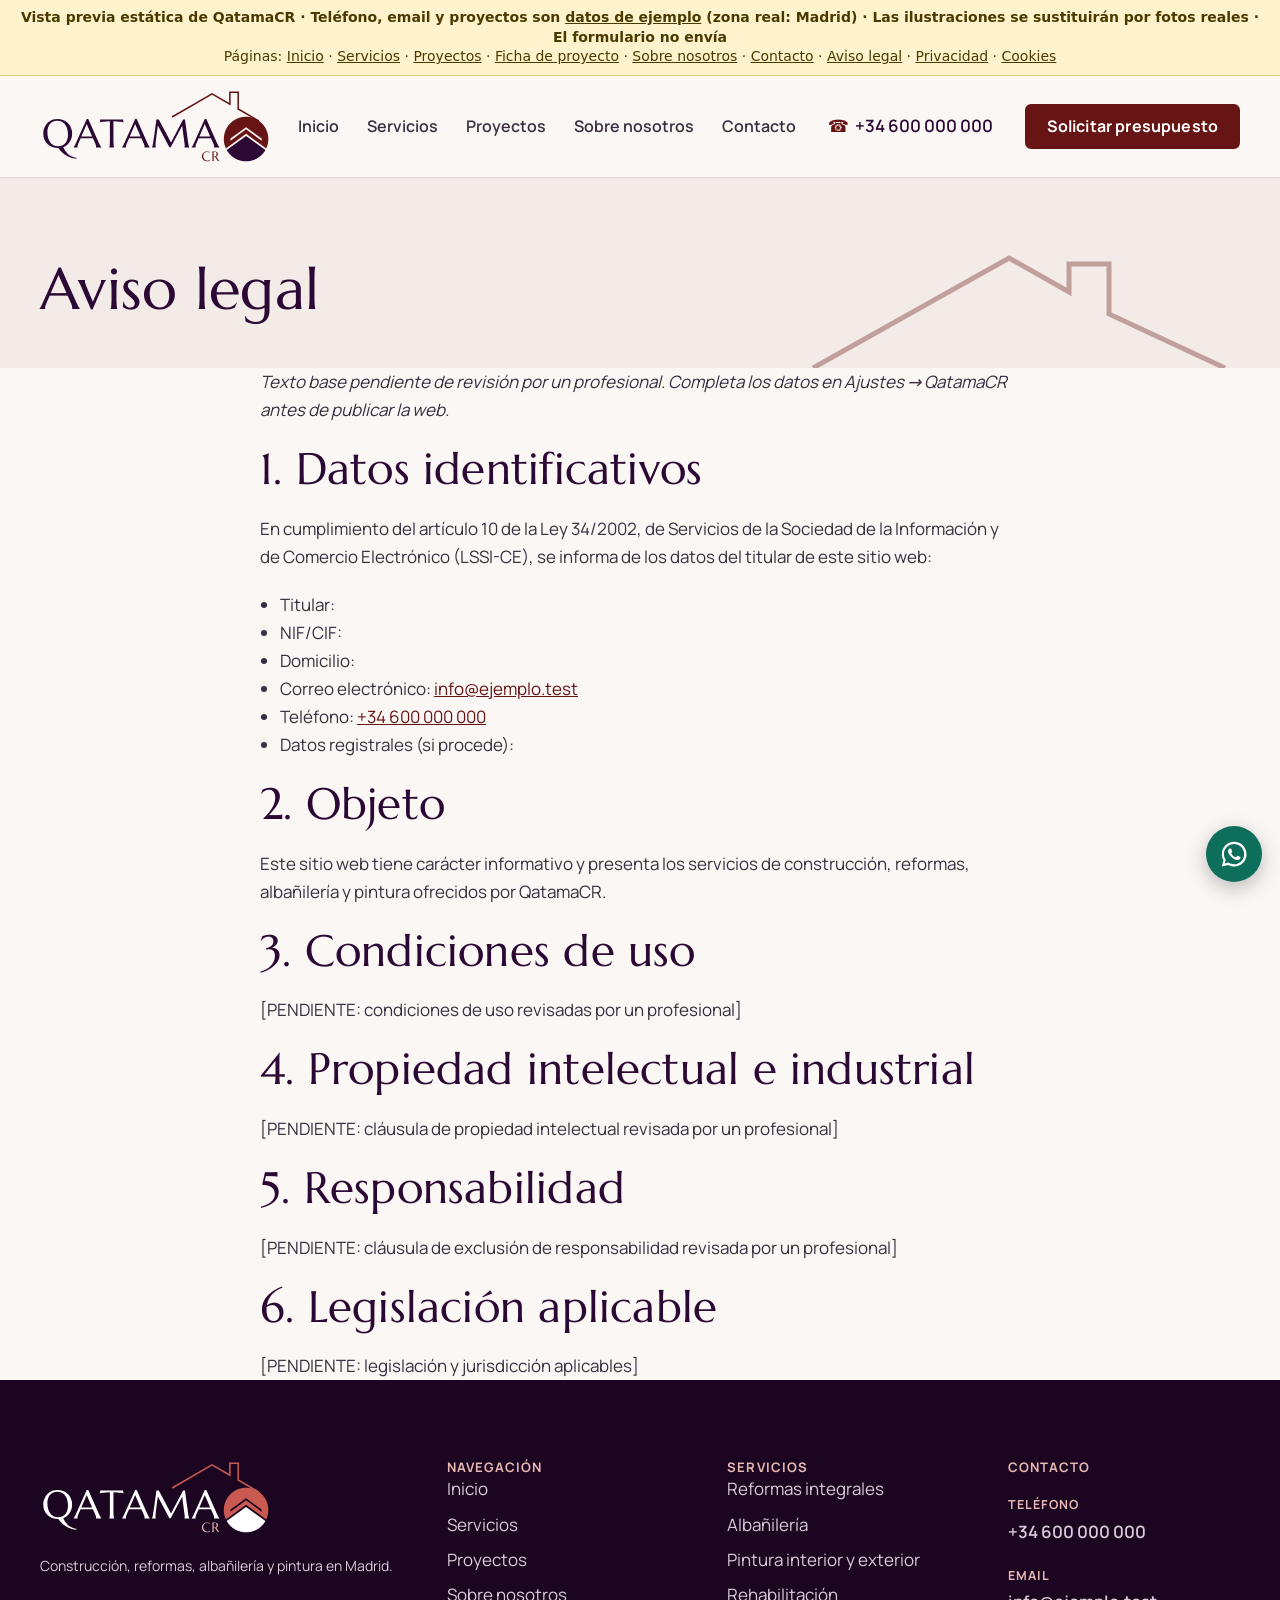
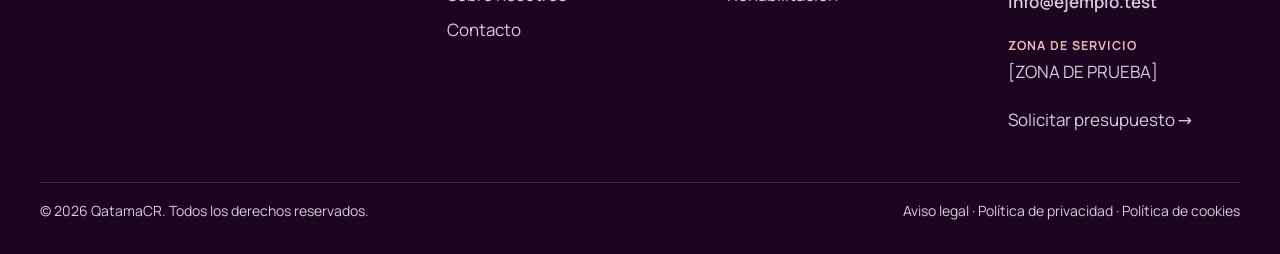
<file: aviso-legal.html>
<!DOCTYPE html>
<html lang="en-US">
<head>
	<meta charset="UTF-8" />
	<meta name="viewport" content="width=device-width, initial-scale=1" />
<meta name='robots' content='max-image-preview:large, noindex' />
<link rel="preload" href="assets/tema/assets/fonts/marcellus-latin-400.woff2" as="font" type="font/woff2" crossorigin>
<link rel="preload" href="assets/tema/assets/fonts/manrope-latin-variable.woff2" as="font" type="font/woff2" crossorigin>
<title>Aviso legal | QatamaCR</title>
<link rel="icon" href="assets/tema/assets/images/logo/favicon.ico" sizes="any">
<link rel="icon" href="assets/tema/assets/images/logo/favicon.svg" type="image/svg+xml">
<link rel="apple-touch-icon" href="assets/tema/assets/images/logo/apple-touch-icon-180.png">
<meta name="theme-color" content="#2C0834">

<!-- SEO: QatamaCR Core -->
<meta name="description" content="Texto base pendiente de revisión por un profesional. Completa los datos en Ajustes → QatamaCR antes de publicar la web. 1. Datos identificativos En cumplimiento del artículo 10…">
<meta property="og:locale" content="es_ES">
<meta property="og:type" content="website">
<meta property="og:site_name" content="QatamaCR">
<meta property="og:title" content="Aviso legal | QatamaCR">
<meta property="og:description" content="Texto base pendiente de revisión por un profesional. Completa los datos en Ajustes → QatamaCR antes de publicar la web. 1. Datos identificativos En cumplimiento del artículo 10…">
<meta property="og:url" content="#aviso-legal/">
<meta property="og:image" content="#wp-content/plugins/qatamacr-core/assets/qatamacr-og-1200x630.png">
<meta name="twitter:card" content="summary_large_image">
<script type="application/ld+json">{"@context":"https://schema.org","@graph":[{"@type":"BreadcrumbList","itemListElement":[{"@type":"ListItem","position":1,"name":"Inicio","item":"#"},{"@type":"ListItem","position":2,"name":"Aviso legal","item":"#aviso-legal/"}]}]}</script>
<script>
window._wpemojiSettings = {"baseUrl":"https:\/\/s.w.org\/images\/core\/emoji\/15.0.3\/72x72\/","ext":".png","svgUrl":"https:\/\/s.w.org\/images\/core\/emoji\/15.0.3\/svg\/","svgExt":".svg","source":{"concatemoji":"assets\/wp\/js\/wp-emoji-release.min.js"}};
/*! This file is auto-generated */
!function(i,n){var o,s,e;function c(e){try{var t={supportTests:e,timestamp:(new Date).valueOf()};sessionStorage.setItem(o,JSON.stringify(t))}catch(e){}}function p(e,t,n){e.clearRect(0,0,e.canvas.width,e.canvas.height),e.fillText(t,0,0);var t=new Uint32Array(e.getImageData(0,0,e.canvas.width,e.canvas.height).data),r=(e.clearRect(0,0,e.canvas.width,e.canvas.height),e.fillText(n,0,0),new Uint32Array(e.getImageData(0,0,e.canvas.width,e.canvas.height).data));return t.every(function(e,t){return e===r[t]})}function u(e,t,n){switch(t){case"flag":return n(e,"\ud83c\udff3\ufe0f\u200d\u26a7\ufe0f","\ud83c\udff3\ufe0f\u200b\u26a7\ufe0f")?!1:!n(e,"\ud83c\uddfa\ud83c\uddf3","\ud83c\uddfa\u200b\ud83c\uddf3")&&!n(e,"\ud83c\udff4\udb40\udc67\udb40\udc62\udb40\udc65\udb40\udc6e\udb40\udc67\udb40\udc7f","\ud83c\udff4\u200b\udb40\udc67\u200b\udb40\udc62\u200b\udb40\udc65\u200b\udb40\udc6e\u200b\udb40\udc67\u200b\udb40\udc7f");case"emoji":return!n(e,"\ud83d\udc26\u200d\u2b1b","\ud83d\udc26\u200b\u2b1b")}return!1}function f(e,t,n){var r="undefined"!=typeof WorkerGlobalScope&&self instanceof WorkerGlobalScope?new OffscreenCanvas(300,150):i.createElement("canvas"),a=r.getContext("2d",{willReadFrequently:!0}),o=(a.textBaseline="top",a.font="600 32px Arial",{});return e.forEach(function(e){o[e]=t(a,e,n)}),o}function t(e){var t=i.createElement("script");t.src=e,t.defer=!0,i.head.appendChild(t)}"undefined"!=typeof Promise&&(o="wpEmojiSettingsSupports",s=["flag","emoji"],n.supports={everything:!0,everythingExceptFlag:!0},e=new Promise(function(e){i.addEventListener("DOMContentLoaded",e,{once:!0})}),new Promise(function(t){var n=function(){try{var e=JSON.parse(sessionStorage.getItem(o));if("object"==typeof e&&"number"==typeof e.timestamp&&(new Date).valueOf()<e.timestamp+604800&&"object"==typeof e.supportTests)return e.supportTests}catch(e){}return null}();if(!n){if("undefined"!=typeof Worker&&"undefined"!=typeof OffscreenCanvas&&"undefined"!=typeof URL&&URL.createObjectURL&&"undefined"!=typeof Blob)try{var e="postMessage("+f.toString()+"("+[JSON.stringify(s),u.toString(),p.toString()].join(",")+"));",r=new Blob([e],{type:"text/javascript"}),a=new Worker(URL.createObjectURL(r),{name:"wpTestEmojiSupports"});return void(a.onmessage=function(e){c(n=e.data),a.terminate(),t(n)})}catch(e){}c(n=f(s,u,p))}t(n)}).then(function(e){for(var t in e)n.supports[t]=e[t],n.supports.everything=n.supports.everything&&n.supports[t],"flag"!==t&&(n.supports.everythingExceptFlag=n.supports.everythingExceptFlag&&n.supports[t]);n.supports.everythingExceptFlag=n.supports.everythingExceptFlag&&!n.supports.flag,n.DOMReady=!1,n.readyCallback=function(){n.DOMReady=!0}}).then(function(){return e}).then(function(){var e;n.supports.everything||(n.readyCallback(),(e=n.source||{}).concatemoji?t(e.concatemoji):e.wpemoji&&e.twemoji&&(t(e.twemoji),t(e.wpemoji)))}))}((window,document),window._wpemojiSettings);
</script>
<style id='wp-block-site-logo-inline-css'>
.wp-block-site-logo{box-sizing:border-box;line-height:0}.wp-block-site-logo a{display:inline-block;line-height:0}.wp-block-site-logo.is-default-size img{height:auto;width:120px}.wp-block-site-logo img{height:auto;max-width:100%}.wp-block-site-logo a,.wp-block-site-logo img{border-radius:inherit}.wp-block-site-logo.aligncenter{margin-left:auto;margin-right:auto;text-align:center}:root :where(.wp-block-site-logo.is-style-rounded){border-radius:9999px}
</style>
<style id='wp-block-navigation-link-inline-css'>
.wp-block-navigation .wp-block-navigation-item__label{overflow-wrap:break-word}.wp-block-navigation .wp-block-navigation-item__description{display:none}.link-ui-tools{border-top:1px solid #f0f0f0;padding:8px}.link-ui-block-inserter{padding-top:8px}.link-ui-block-inserter__back{margin-left:8px;text-transform:uppercase}
</style>
<link rel='stylesheet' id='wp-block-navigation-css' href='assets/wp/blocks/navigation/style.min.css' media='all' />
<style id='wp-block-button-inline-css'>
.wp-block-button__link{box-sizing:border-box;cursor:pointer;display:inline-block;text-align:center;word-break:break-word}.wp-block-button__link.aligncenter{text-align:center}.wp-block-button__link.alignright{text-align:right}:where(.wp-block-button__link){border-radius:9999px;box-shadow:none;padding:calc(.667em + 2px) calc(1.333em + 2px);text-decoration:none}.wp-block-button[style*=text-decoration] .wp-block-button__link{text-decoration:inherit}.wp-block-buttons>.wp-block-button.has-custom-width{max-width:none}.wp-block-buttons>.wp-block-button.has-custom-width .wp-block-button__link{width:100%}.wp-block-buttons>.wp-block-button.has-custom-font-size .wp-block-button__link{font-size:inherit}.wp-block-buttons>.wp-block-button.wp-block-button__width-25{width:calc(25% - var(--wp--style--block-gap, .5em)*.75)}.wp-block-buttons>.wp-block-button.wp-block-button__width-50{width:calc(50% - var(--wp--style--block-gap, .5em)*.5)}.wp-block-buttons>.wp-block-button.wp-block-button__width-75{width:calc(75% - var(--wp--style--block-gap, .5em)*.25)}.wp-block-buttons>.wp-block-button.wp-block-button__width-100{flex-basis:100%;width:100%}.wp-block-buttons.is-vertical>.wp-block-button.wp-block-button__width-25{width:25%}.wp-block-buttons.is-vertical>.wp-block-button.wp-block-button__width-50{width:50%}.wp-block-buttons.is-vertical>.wp-block-button.wp-block-button__width-75{width:75%}.wp-block-button.is-style-squared,.wp-block-button__link.wp-block-button.is-style-squared{border-radius:0}.wp-block-button.no-border-radius,.wp-block-button__link.no-border-radius{border-radius:0!important}:root :where(.wp-block-button .wp-block-button__link.is-style-outline),:root :where(.wp-block-button.is-style-outline>.wp-block-button__link){border:2px solid;padding:.667em 1.333em}:root :where(.wp-block-button .wp-block-button__link.is-style-outline:not(.has-text-color)),:root :where(.wp-block-button.is-style-outline>.wp-block-button__link:not(.has-text-color)){color:currentColor}:root :where(.wp-block-button .wp-block-button__link.is-style-outline:not(.has-background)),:root :where(.wp-block-button.is-style-outline>.wp-block-button__link:not(.has-background)){background-color:initial;background-image:none}
</style>
<style id='wp-block-buttons-inline-css'>
.wp-block-buttons.is-vertical{flex-direction:column}.wp-block-buttons.is-vertical>.wp-block-button:last-child{margin-bottom:0}.wp-block-buttons>.wp-block-button{display:inline-block;margin:0}.wp-block-buttons.is-content-justification-left{justify-content:flex-start}.wp-block-buttons.is-content-justification-left.is-vertical{align-items:flex-start}.wp-block-buttons.is-content-justification-center{justify-content:center}.wp-block-buttons.is-content-justification-center.is-vertical{align-items:center}.wp-block-buttons.is-content-justification-right{justify-content:flex-end}.wp-block-buttons.is-content-justification-right.is-vertical{align-items:flex-end}.wp-block-buttons.is-content-justification-space-between{justify-content:space-between}.wp-block-buttons.aligncenter{text-align:center}.wp-block-buttons:not(.is-content-justification-space-between,.is-content-justification-right,.is-content-justification-left,.is-content-justification-center) .wp-block-button.aligncenter{margin-left:auto;margin-right:auto;width:100%}.wp-block-buttons[style*=text-decoration] .wp-block-button,.wp-block-buttons[style*=text-decoration] .wp-block-button__link{text-decoration:inherit}.wp-block-buttons.has-custom-font-size .wp-block-button__link{font-size:inherit}.wp-block-button.aligncenter{text-align:center}
</style>
<style id='wp-block-group-inline-css'>
.wp-block-group{box-sizing:border-box}:where(.wp-block-group.wp-block-group-is-layout-constrained){position:relative}
</style>
<style id='wp-block-group-theme-inline-css'>
:where(.wp-block-group.has-background){padding:1.25em 2.375em}
</style>
<style id='wp-block-template-part-theme-inline-css'>
:root :where(.wp-block-template-part.has-background){margin-bottom:0;margin-top:0;padding:1.25em 2.375em}
</style>
<style id='wp-block-post-title-inline-css'>
.wp-block-post-title{box-sizing:border-box;word-break:break-word}.wp-block-post-title a{display:inline-block}
</style>
<style id='wp-block-paragraph-inline-css'>
.is-small-text{font-size:.875em}.is-regular-text{font-size:1em}.is-large-text{font-size:2.25em}.is-larger-text{font-size:3em}.has-drop-cap:not(:focus):first-letter{float:left;font-size:8.4em;font-style:normal;font-weight:100;line-height:.68;margin:.05em .1em 0 0;text-transform:uppercase}body.rtl .has-drop-cap:not(:focus):first-letter{float:none;margin-left:.1em}p.has-drop-cap.has-background{overflow:hidden}:root :where(p.has-background){padding:1.25em 2.375em}:where(p.has-text-color:not(.has-link-color)) a{color:inherit}p.has-text-align-left[style*="writing-mode:vertical-lr"],p.has-text-align-right[style*="writing-mode:vertical-rl"]{rotate:180deg}
</style>
<style id='wp-block-heading-inline-css'>
h1.has-background,h2.has-background,h3.has-background,h4.has-background,h5.has-background,h6.has-background{padding:1.25em 2.375em}h1.has-text-align-left[style*=writing-mode]:where([style*=vertical-lr]),h1.has-text-align-right[style*=writing-mode]:where([style*=vertical-rl]),h2.has-text-align-left[style*=writing-mode]:where([style*=vertical-lr]),h2.has-text-align-right[style*=writing-mode]:where([style*=vertical-rl]),h3.has-text-align-left[style*=writing-mode]:where([style*=vertical-lr]),h3.has-text-align-right[style*=writing-mode]:where([style*=vertical-rl]),h4.has-text-align-left[style*=writing-mode]:where([style*=vertical-lr]),h4.has-text-align-right[style*=writing-mode]:where([style*=vertical-rl]),h5.has-text-align-left[style*=writing-mode]:where([style*=vertical-lr]),h5.has-text-align-right[style*=writing-mode]:where([style*=vertical-rl]),h6.has-text-align-left[style*=writing-mode]:where([style*=vertical-lr]),h6.has-text-align-right[style*=writing-mode]:where([style*=vertical-rl]){rotate:180deg}
</style>
<style id='wp-block-list-inline-css'>
ol,ul{box-sizing:border-box}:root :where(ul.has-background,ol.has-background){padding:1.25em 2.375em}
</style>
<style id='wp-block-columns-inline-css'>
.wp-block-columns{align-items:normal!important;box-sizing:border-box;display:flex;flex-wrap:wrap!important}@media (min-width:782px){.wp-block-columns{flex-wrap:nowrap!important}}.wp-block-columns.are-vertically-aligned-top{align-items:flex-start}.wp-block-columns.are-vertically-aligned-center{align-items:center}.wp-block-columns.are-vertically-aligned-bottom{align-items:flex-end}@media (max-width:781px){.wp-block-columns:not(.is-not-stacked-on-mobile)>.wp-block-column{flex-basis:100%!important}}@media (min-width:782px){.wp-block-columns:not(.is-not-stacked-on-mobile)>.wp-block-column{flex-basis:0;flex-grow:1}.wp-block-columns:not(.is-not-stacked-on-mobile)>.wp-block-column[style*=flex-basis]{flex-grow:0}}.wp-block-columns.is-not-stacked-on-mobile{flex-wrap:nowrap!important}.wp-block-columns.is-not-stacked-on-mobile>.wp-block-column{flex-basis:0;flex-grow:1}.wp-block-columns.is-not-stacked-on-mobile>.wp-block-column[style*=flex-basis]{flex-grow:0}:where(.wp-block-columns){margin-bottom:1.75em}:where(.wp-block-columns.has-background){padding:1.25em 2.375em}.wp-block-column{flex-grow:1;min-width:0;overflow-wrap:break-word;word-break:break-word}.wp-block-column.is-vertically-aligned-top{align-self:flex-start}.wp-block-column.is-vertically-aligned-center{align-self:center}.wp-block-column.is-vertically-aligned-bottom{align-self:flex-end}.wp-block-column.is-vertically-aligned-stretch{align-self:stretch}.wp-block-column.is-vertically-aligned-bottom,.wp-block-column.is-vertically-aligned-center,.wp-block-column.is-vertically-aligned-top{width:100%}
</style>
<style id='wp-emoji-styles-inline-css'>

	img.wp-smiley, img.emoji {
		display: inline !important;
		border: none !important;
		box-shadow: none !important;
		height: 1em !important;
		width: 1em !important;
		margin: 0 0.07em !important;
		vertical-align: -0.1em !important;
		background: none !important;
		padding: 0 !important;
	}
</style>
<style id='wp-block-library-inline-css'>
:root{--wp-admin-theme-color:#007cba;--wp-admin-theme-color--rgb:0,124,186;--wp-admin-theme-color-darker-10:#006ba1;--wp-admin-theme-color-darker-10--rgb:0,107,161;--wp-admin-theme-color-darker-20:#005a87;--wp-admin-theme-color-darker-20--rgb:0,90,135;--wp-admin-border-width-focus:2px;--wp-block-synced-color:#7a00df;--wp-block-synced-color--rgb:122,0,223;--wp-bound-block-color:var(--wp-block-synced-color)}@media (min-resolution:192dpi){:root{--wp-admin-border-width-focus:1.5px}}.wp-element-button{cursor:pointer}:root{--wp--preset--font-size--normal:16px;--wp--preset--font-size--huge:42px}:root .has-very-light-gray-background-color{background-color:#eee}:root .has-very-dark-gray-background-color{background-color:#313131}:root .has-very-light-gray-color{color:#eee}:root .has-very-dark-gray-color{color:#313131}:root .has-vivid-green-cyan-to-vivid-cyan-blue-gradient-background{background:linear-gradient(135deg,#00d084,#0693e3)}:root .has-purple-crush-gradient-background{background:linear-gradient(135deg,#34e2e4,#4721fb 50%,#ab1dfe)}:root .has-hazy-dawn-gradient-background{background:linear-gradient(135deg,#faaca8,#dad0ec)}:root .has-subdued-olive-gradient-background{background:linear-gradient(135deg,#fafae1,#67a671)}:root .has-atomic-cream-gradient-background{background:linear-gradient(135deg,#fdd79a,#004a59)}:root .has-nightshade-gradient-background{background:linear-gradient(135deg,#330968,#31cdcf)}:root .has-midnight-gradient-background{background:linear-gradient(135deg,#020381,#2874fc)}.has-regular-font-size{font-size:1em}.has-larger-font-size{font-size:2.625em}.has-normal-font-size{font-size:var(--wp--preset--font-size--normal)}.has-huge-font-size{font-size:var(--wp--preset--font-size--huge)}.has-text-align-center{text-align:center}.has-text-align-left{text-align:left}.has-text-align-right{text-align:right}#end-resizable-editor-section{display:none}.aligncenter{clear:both}.items-justified-left{justify-content:flex-start}.items-justified-center{justify-content:center}.items-justified-right{justify-content:flex-end}.items-justified-space-between{justify-content:space-between}.screen-reader-text{border:0;clip:rect(1px,1px,1px,1px);clip-path:inset(50%);height:1px;margin:-1px;overflow:hidden;padding:0;position:absolute;width:1px;word-wrap:normal!important}.screen-reader-text:focus{background-color:#ddd;clip:auto!important;clip-path:none;color:#444;display:block;font-size:1em;height:auto;left:5px;line-height:normal;padding:15px 23px 14px;text-decoration:none;top:5px;width:auto;z-index:100000}html :where(.has-border-color){border-style:solid}html :where([style*=border-top-color]){border-top-style:solid}html :where([style*=border-right-color]){border-right-style:solid}html :where([style*=border-bottom-color]){border-bottom-style:solid}html :where([style*=border-left-color]){border-left-style:solid}html :where([style*=border-width]){border-style:solid}html :where([style*=border-top-width]){border-top-style:solid}html :where([style*=border-right-width]){border-right-style:solid}html :where([style*=border-bottom-width]){border-bottom-style:solid}html :where([style*=border-left-width]){border-left-style:solid}html :where(img[class*=wp-image-]){height:auto;max-width:100%}:where(figure){margin:0 0 1em}html :where(.is-position-sticky){--wp-admin--admin-bar--position-offset:var(--wp-admin--admin-bar--height,0px)}@media screen and (max-width:600px){html :where(.is-position-sticky){--wp-admin--admin-bar--position-offset:0px}}
</style>
<link rel='stylesheet' id='qatamacr-core-css' href='assets/plugin/assets/qatamacr-core.css' media='all' />
<style id='global-styles-inline-css'>
:root{--wp--preset--aspect-ratio--square: 1;--wp--preset--aspect-ratio--4-3: 4/3;--wp--preset--aspect-ratio--3-4: 3/4;--wp--preset--aspect-ratio--3-2: 3/2;--wp--preset--aspect-ratio--2-3: 2/3;--wp--preset--aspect-ratio--16-9: 16/9;--wp--preset--aspect-ratio--9-16: 9/16;--wp--preset--color--black: #000000;--wp--preset--color--cyan-bluish-gray: #abb8c3;--wp--preset--color--white: #ffffff;--wp--preset--color--pale-pink: #f78da7;--wp--preset--color--vivid-red: #cf2e2e;--wp--preset--color--luminous-vivid-orange: #ff6900;--wp--preset--color--luminous-vivid-amber: #fcb900;--wp--preset--color--light-green-cyan: #7bdcb5;--wp--preset--color--vivid-green-cyan: #00d084;--wp--preset--color--pale-cyan-blue: #8ed1fc;--wp--preset--color--vivid-cyan-blue: #0693e3;--wp--preset--color--vivid-purple: #9b51e0;--wp--preset--color--berenjena: #2C0834;--wp--preset--color--berenjena-oscuro: #1C0521;--wp--preset--color--berenjena-medio: #4A1F55;--wp--preset--color--burdeos: #661514;--wp--preset--color--burdeos-oscuro: #4A0F0E;--wp--preset--color--teja: #B4433B;--wp--preset--color--rosa-teja: #E7B9B4;--wp--preset--color--lila-claro: #D8CCDA;--wp--preset--color--texto: #3A2E3F;--wp--preset--color--texto-suave: #5F5266;--wp--preset--color--borde: #E2D6D8;--wp--preset--color--superficie: #F2EBE8;--wp--preset--color--fondo: #FAF7F5;--wp--preset--color--blanco: #FFFFFF;--wp--preset--gradient--vivid-cyan-blue-to-vivid-purple: linear-gradient(135deg,rgba(6,147,227,1) 0%,rgb(155,81,224) 100%);--wp--preset--gradient--light-green-cyan-to-vivid-green-cyan: linear-gradient(135deg,rgb(122,220,180) 0%,rgb(0,208,130) 100%);--wp--preset--gradient--luminous-vivid-amber-to-luminous-vivid-orange: linear-gradient(135deg,rgba(252,185,0,1) 0%,rgba(255,105,0,1) 100%);--wp--preset--gradient--luminous-vivid-orange-to-vivid-red: linear-gradient(135deg,rgba(255,105,0,1) 0%,rgb(207,46,46) 100%);--wp--preset--gradient--very-light-gray-to-cyan-bluish-gray: linear-gradient(135deg,rgb(238,238,238) 0%,rgb(169,184,195) 100%);--wp--preset--gradient--cool-to-warm-spectrum: linear-gradient(135deg,rgb(74,234,220) 0%,rgb(151,120,209) 20%,rgb(207,42,186) 40%,rgb(238,44,130) 60%,rgb(251,105,98) 80%,rgb(254,248,76) 100%);--wp--preset--gradient--blush-light-purple: linear-gradient(135deg,rgb(255,206,236) 0%,rgb(152,150,240) 100%);--wp--preset--gradient--blush-bordeaux: linear-gradient(135deg,rgb(254,205,165) 0%,rgb(254,45,45) 50%,rgb(107,0,62) 100%);--wp--preset--gradient--luminous-dusk: linear-gradient(135deg,rgb(255,203,112) 0%,rgb(199,81,192) 50%,rgb(65,88,208) 100%);--wp--preset--gradient--pale-ocean: linear-gradient(135deg,rgb(255,245,203) 0%,rgb(182,227,212) 50%,rgb(51,167,181) 100%);--wp--preset--gradient--electric-grass: linear-gradient(135deg,rgb(202,248,128) 0%,rgb(113,206,126) 100%);--wp--preset--gradient--midnight: linear-gradient(135deg,rgb(2,3,129) 0%,rgb(40,116,252) 100%);--wp--preset--font-size--small: 13px;--wp--preset--font-size--medium: clamp(14px, 0.875rem + ((1vw - 3.2px) * 0.652), 20px);--wp--preset--font-size--large: clamp(22.041px, 1.378rem + ((1vw - 3.2px) * 1.517), 36px);--wp--preset--font-size--x-large: clamp(25.014px, 1.563rem + ((1vw - 3.2px) * 1.846), 42px);--wp--preset--font-size--pequeno: 0.875rem;--wp--preset--font-size--base: 1.0625rem;--wp--preset--font-size--destacado: clamp(1.125rem, 1.125rem + ((1vw - 0.2rem) * 0.327), 1.3125rem);--wp--preset--font-size--grande: clamp(1.4rem, 1.4rem + ((1vw - 0.2rem) * 0.826), 1.875rem);--wp--preset--font-size--muy-grande: clamp(1.875rem, 1.875rem + ((1vw - 0.2rem) * 1.522), 2.75rem);--wp--preset--font-size--enorme: clamp(2.25rem, 2.25rem + ((1vw - 0.2rem) * 2.348), 3.6rem);--wp--preset--font-family--titulares: Marcellus, 'Times New Roman', Georgia, serif;--wp--preset--font-family--texto: Manrope, system-ui, -apple-system, 'Segoe UI', Roboto, Arial, sans-serif;--wp--preset--spacing--20: 0.75rem;--wp--preset--spacing--30: 1rem;--wp--preset--spacing--40: clamp(1.5rem, 3vw, 2rem);--wp--preset--spacing--50: clamp(2rem, 5vw, 3rem);--wp--preset--spacing--60: clamp(3rem, 7vw, 5rem);--wp--preset--spacing--70: clamp(4rem, 10vw, 7.5rem);--wp--preset--spacing--80: 5.06rem;--wp--preset--spacing--10: 0.5rem;--wp--preset--shadow--natural: 6px 6px 9px rgba(0, 0, 0, 0.2);--wp--preset--shadow--deep: 12px 12px 50px rgba(0, 0, 0, 0.4);--wp--preset--shadow--sharp: 6px 6px 0px rgba(0, 0, 0, 0.2);--wp--preset--shadow--outlined: 6px 6px 0px -3px rgba(255, 255, 255, 1), 6px 6px rgba(0, 0, 0, 1);--wp--preset--shadow--crisp: 6px 6px 0px rgba(0, 0, 0, 1);--wp--preset--shadow--suave: 0 1px 2px rgba(44, 8, 52, 0.06), 0 8px 24px rgba(44, 8, 52, 0.08);--wp--preset--shadow--elevada: 0 2px 4px rgba(44, 8, 52, 0.08), 0 18px 40px rgba(44, 8, 52, 0.14);--wp--custom--radio: 6px;--wp--custom--transicion: 180ms ease;}:root { --wp--style--global--content-size: 760px;--wp--style--global--wide-size: 1240px; }:where(body) { margin: 0; }.wp-site-blocks { padding-top: var(--wp--style--root--padding-top); padding-bottom: var(--wp--style--root--padding-bottom); }.has-global-padding { padding-right: var(--wp--style--root--padding-right); padding-left: var(--wp--style--root--padding-left); }.has-global-padding > .alignfull { margin-right: calc(var(--wp--style--root--padding-right) * -1); margin-left: calc(var(--wp--style--root--padding-left) * -1); }.has-global-padding :where(:not(.alignfull.is-layout-flow) > .has-global-padding:not(.wp-block-block, .alignfull)) { padding-right: 0; padding-left: 0; }.has-global-padding :where(:not(.alignfull.is-layout-flow) > .has-global-padding:not(.wp-block-block, .alignfull)) > .alignfull { margin-left: 0; margin-right: 0; }.wp-site-blocks > .alignleft { float: left; margin-right: 2em; }.wp-site-blocks > .alignright { float: right; margin-left: 2em; }.wp-site-blocks > .aligncenter { justify-content: center; margin-left: auto; margin-right: auto; }:where(.wp-site-blocks) > * { margin-block-start: 1.25rem; margin-block-end: 0; }:where(.wp-site-blocks) > :first-child { margin-block-start: 0; }:where(.wp-site-blocks) > :last-child { margin-block-end: 0; }:root { --wp--style--block-gap: 1.25rem; }.is-layout-flow  > :first-child{margin-block-start: 0;}.is-layout-flow  > :last-child{margin-block-end: 0;}.is-layout-flow  > *{margin-block-start: 1.25rem;margin-block-end: 0;}.is-layout-constrained  > :first-child{margin-block-start: 0;}.is-layout-constrained  > :last-child{margin-block-end: 0;}.is-layout-constrained  > *{margin-block-start: 1.25rem;margin-block-end: 0;}.is-layout-flex {gap: 1.25rem;}.is-layout-grid {gap: 1.25rem;}.is-layout-flow > .alignleft{float: left;margin-inline-start: 0;margin-inline-end: 2em;}.is-layout-flow > .alignright{float: right;margin-inline-start: 2em;margin-inline-end: 0;}.is-layout-flow > .aligncenter{margin-left: auto !important;margin-right: auto !important;}.is-layout-constrained > .alignleft{float: left;margin-inline-start: 0;margin-inline-end: 2em;}.is-layout-constrained > .alignright{float: right;margin-inline-start: 2em;margin-inline-end: 0;}.is-layout-constrained > .aligncenter{margin-left: auto !important;margin-right: auto !important;}.is-layout-constrained > :where(:not(.alignleft):not(.alignright):not(.alignfull)){max-width: var(--wp--style--global--content-size);margin-left: auto !important;margin-right: auto !important;}.is-layout-constrained > .alignwide{max-width: var(--wp--style--global--wide-size);}body .is-layout-flex{display: flex;}.is-layout-flex{flex-wrap: wrap;align-items: center;}.is-layout-flex > :is(*, div){margin: 0;}body .is-layout-grid{display: grid;}.is-layout-grid > :is(*, div){margin: 0;}:root :where(body){background-color: var(--wp--preset--color--fondo);color: var(--wp--preset--color--texto);font-family: var(--wp--preset--font-family--texto);font-size: var(--wp--preset--font-size--base);font-weight: 400;line-height: 1.65;--wp--style--root--padding-top: 0;--wp--style--root--padding-right: clamp(1.25rem, 4vw, 2.5rem);--wp--style--root--padding-bottom: 0;--wp--style--root--padding-left: clamp(1.25rem, 4vw, 2.5rem);}:root :where(a:where(:not(.wp-element-button))){color: var(--wp--preset--color--burdeos);text-decoration: underline;}:root :where(a:where(:not(.wp-element-button)):hover){color: var(--wp--preset--color--berenjena);}:root :where(a:where(:not(.wp-element-button)):focus){color: var(--wp--preset--color--berenjena);}:root :where(h1, h2, h3, h4, h5, h6){color: var(--wp--preset--color--berenjena);font-family: var(--wp--preset--font-family--titulares);font-weight: 400;letter-spacing: 0.005em;line-height: 1.15;}:root :where(h1){font-size: var(--wp--preset--font-size--enorme);line-height: 1.08;}:root :where(h2){font-size: var(--wp--preset--font-size--muy-grande);}:root :where(h3){font-size: var(--wp--preset--font-size--grande);line-height: 1.2;}:root :where(h4){font-family: var(--wp--preset--font-family--texto);font-size: var(--wp--preset--font-size--destacado);font-weight: 700;line-height: 1.3;}:root :where(h5){font-family: var(--wp--preset--font-family--texto);font-size: var(--wp--preset--font-size--base);font-weight: 700;}:root :where(h6){font-family: var(--wp--preset--font-family--texto);font-size: var(--wp--preset--font-size--pequeno);font-weight: 700;letter-spacing: 0.08em;text-transform: uppercase;}:root :where(.wp-element-button, .wp-block-button__link){background-color: var(--wp--preset--color--burdeos);border-radius: var(--wp--custom--radio);border-color: var(--wp--preset--color--burdeos);border-width: 2px;border-style: solid;color: var(--wp--preset--color--blanco);font-family: var(--wp--preset--font-family--texto);font-size: clamp(0.875rem, 0.875rem + ((1vw - 0.2rem) * 0.217), 1rem);font-weight: 700;letter-spacing: 0.01em;line-height: 1.2;padding-top: 0.85rem;padding-right: 1.6rem;padding-bottom: 0.85rem;padding-left: 1.6rem;text-decoration: none;}:root :where(.wp-element-button:hover, .wp-block-button__link:hover){background-color: var(--wp--preset--color--burdeos-oscuro);border-color: var(--wp--preset--color--burdeos-oscuro);color: var(--wp--preset--color--blanco);}:root :where(.wp-element-button:focus, .wp-block-button__link:focus){background-color: var(--wp--preset--color--burdeos-oscuro);color: var(--wp--preset--color--blanco);}:root :where(.wp-element-caption, .wp-block-audio figcaption, .wp-block-embed figcaption, .wp-block-gallery figcaption, .wp-block-image figcaption, .wp-block-table figcaption, .wp-block-video figcaption){color: var(--wp--preset--color--texto-suave);font-size: var(--wp--preset--font-size--pequeno);}.has-black-color{color: var(--wp--preset--color--black) !important;}.has-cyan-bluish-gray-color{color: var(--wp--preset--color--cyan-bluish-gray) !important;}.has-white-color{color: var(--wp--preset--color--white) !important;}.has-pale-pink-color{color: var(--wp--preset--color--pale-pink) !important;}.has-vivid-red-color{color: var(--wp--preset--color--vivid-red) !important;}.has-luminous-vivid-orange-color{color: var(--wp--preset--color--luminous-vivid-orange) !important;}.has-luminous-vivid-amber-color{color: var(--wp--preset--color--luminous-vivid-amber) !important;}.has-light-green-cyan-color{color: var(--wp--preset--color--light-green-cyan) !important;}.has-vivid-green-cyan-color{color: var(--wp--preset--color--vivid-green-cyan) !important;}.has-pale-cyan-blue-color{color: var(--wp--preset--color--pale-cyan-blue) !important;}.has-vivid-cyan-blue-color{color: var(--wp--preset--color--vivid-cyan-blue) !important;}.has-vivid-purple-color{color: var(--wp--preset--color--vivid-purple) !important;}.has-berenjena-color{color: var(--wp--preset--color--berenjena) !important;}.has-berenjena-oscuro-color{color: var(--wp--preset--color--berenjena-oscuro) !important;}.has-berenjena-medio-color{color: var(--wp--preset--color--berenjena-medio) !important;}.has-burdeos-color{color: var(--wp--preset--color--burdeos) !important;}.has-burdeos-oscuro-color{color: var(--wp--preset--color--burdeos-oscuro) !important;}.has-teja-color{color: var(--wp--preset--color--teja) !important;}.has-rosa-teja-color{color: var(--wp--preset--color--rosa-teja) !important;}.has-lila-claro-color{color: var(--wp--preset--color--lila-claro) !important;}.has-texto-color{color: var(--wp--preset--color--texto) !important;}.has-texto-suave-color{color: var(--wp--preset--color--texto-suave) !important;}.has-borde-color{color: var(--wp--preset--color--borde) !important;}.has-superficie-color{color: var(--wp--preset--color--superficie) !important;}.has-fondo-color{color: var(--wp--preset--color--fondo) !important;}.has-blanco-color{color: var(--wp--preset--color--blanco) !important;}.has-black-background-color{background-color: var(--wp--preset--color--black) !important;}.has-cyan-bluish-gray-background-color{background-color: var(--wp--preset--color--cyan-bluish-gray) !important;}.has-white-background-color{background-color: var(--wp--preset--color--white) !important;}.has-pale-pink-background-color{background-color: var(--wp--preset--color--pale-pink) !important;}.has-vivid-red-background-color{background-color: var(--wp--preset--color--vivid-red) !important;}.has-luminous-vivid-orange-background-color{background-color: var(--wp--preset--color--luminous-vivid-orange) !important;}.has-luminous-vivid-amber-background-color{background-color: var(--wp--preset--color--luminous-vivid-amber) !important;}.has-light-green-cyan-background-color{background-color: var(--wp--preset--color--light-green-cyan) !important;}.has-vivid-green-cyan-background-color{background-color: var(--wp--preset--color--vivid-green-cyan) !important;}.has-pale-cyan-blue-background-color{background-color: var(--wp--preset--color--pale-cyan-blue) !important;}.has-vivid-cyan-blue-background-color{background-color: var(--wp--preset--color--vivid-cyan-blue) !important;}.has-vivid-purple-background-color{background-color: var(--wp--preset--color--vivid-purple) !important;}.has-berenjena-background-color{background-color: var(--wp--preset--color--berenjena) !important;}.has-berenjena-oscuro-background-color{background-color: var(--wp--preset--color--berenjena-oscuro) !important;}.has-berenjena-medio-background-color{background-color: var(--wp--preset--color--berenjena-medio) !important;}.has-burdeos-background-color{background-color: var(--wp--preset--color--burdeos) !important;}.has-burdeos-oscuro-background-color{background-color: var(--wp--preset--color--burdeos-oscuro) !important;}.has-teja-background-color{background-color: var(--wp--preset--color--teja) !important;}.has-rosa-teja-background-color{background-color: var(--wp--preset--color--rosa-teja) !important;}.has-lila-claro-background-color{background-color: var(--wp--preset--color--lila-claro) !important;}.has-texto-background-color{background-color: var(--wp--preset--color--texto) !important;}.has-texto-suave-background-color{background-color: var(--wp--preset--color--texto-suave) !important;}.has-borde-background-color{background-color: var(--wp--preset--color--borde) !important;}.has-superficie-background-color{background-color: var(--wp--preset--color--superficie) !important;}.has-fondo-background-color{background-color: var(--wp--preset--color--fondo) !important;}.has-blanco-background-color{background-color: var(--wp--preset--color--blanco) !important;}.has-black-border-color{border-color: var(--wp--preset--color--black) !important;}.has-cyan-bluish-gray-border-color{border-color: var(--wp--preset--color--cyan-bluish-gray) !important;}.has-white-border-color{border-color: var(--wp--preset--color--white) !important;}.has-pale-pink-border-color{border-color: var(--wp--preset--color--pale-pink) !important;}.has-vivid-red-border-color{border-color: var(--wp--preset--color--vivid-red) !important;}.has-luminous-vivid-orange-border-color{border-color: var(--wp--preset--color--luminous-vivid-orange) !important;}.has-luminous-vivid-amber-border-color{border-color: var(--wp--preset--color--luminous-vivid-amber) !important;}.has-light-green-cyan-border-color{border-color: var(--wp--preset--color--light-green-cyan) !important;}.has-vivid-green-cyan-border-color{border-color: var(--wp--preset--color--vivid-green-cyan) !important;}.has-pale-cyan-blue-border-color{border-color: var(--wp--preset--color--pale-cyan-blue) !important;}.has-vivid-cyan-blue-border-color{border-color: var(--wp--preset--color--vivid-cyan-blue) !important;}.has-vivid-purple-border-color{border-color: var(--wp--preset--color--vivid-purple) !important;}.has-berenjena-border-color{border-color: var(--wp--preset--color--berenjena) !important;}.has-berenjena-oscuro-border-color{border-color: var(--wp--preset--color--berenjena-oscuro) !important;}.has-berenjena-medio-border-color{border-color: var(--wp--preset--color--berenjena-medio) !important;}.has-burdeos-border-color{border-color: var(--wp--preset--color--burdeos) !important;}.has-burdeos-oscuro-border-color{border-color: var(--wp--preset--color--burdeos-oscuro) !important;}.has-teja-border-color{border-color: var(--wp--preset--color--teja) !important;}.has-rosa-teja-border-color{border-color: var(--wp--preset--color--rosa-teja) !important;}.has-lila-claro-border-color{border-color: var(--wp--preset--color--lila-claro) !important;}.has-texto-border-color{border-color: var(--wp--preset--color--texto) !important;}.has-texto-suave-border-color{border-color: var(--wp--preset--color--texto-suave) !important;}.has-borde-border-color{border-color: var(--wp--preset--color--borde) !important;}.has-superficie-border-color{border-color: var(--wp--preset--color--superficie) !important;}.has-fondo-border-color{border-color: var(--wp--preset--color--fondo) !important;}.has-blanco-border-color{border-color: var(--wp--preset--color--blanco) !important;}.has-vivid-cyan-blue-to-vivid-purple-gradient-background{background: var(--wp--preset--gradient--vivid-cyan-blue-to-vivid-purple) !important;}.has-light-green-cyan-to-vivid-green-cyan-gradient-background{background: var(--wp--preset--gradient--light-green-cyan-to-vivid-green-cyan) !important;}.has-luminous-vivid-amber-to-luminous-vivid-orange-gradient-background{background: var(--wp--preset--gradient--luminous-vivid-amber-to-luminous-vivid-orange) !important;}.has-luminous-vivid-orange-to-vivid-red-gradient-background{background: var(--wp--preset--gradient--luminous-vivid-orange-to-vivid-red) !important;}.has-very-light-gray-to-cyan-bluish-gray-gradient-background{background: var(--wp--preset--gradient--very-light-gray-to-cyan-bluish-gray) !important;}.has-cool-to-warm-spectrum-gradient-background{background: var(--wp--preset--gradient--cool-to-warm-spectrum) !important;}.has-blush-light-purple-gradient-background{background: var(--wp--preset--gradient--blush-light-purple) !important;}.has-blush-bordeaux-gradient-background{background: var(--wp--preset--gradient--blush-bordeaux) !important;}.has-luminous-dusk-gradient-background{background: var(--wp--preset--gradient--luminous-dusk) !important;}.has-pale-ocean-gradient-background{background: var(--wp--preset--gradient--pale-ocean) !important;}.has-electric-grass-gradient-background{background: var(--wp--preset--gradient--electric-grass) !important;}.has-midnight-gradient-background{background: var(--wp--preset--gradient--midnight) !important;}.has-small-font-size{font-size: var(--wp--preset--font-size--small) !important;}.has-medium-font-size{font-size: var(--wp--preset--font-size--medium) !important;}.has-large-font-size{font-size: var(--wp--preset--font-size--large) !important;}.has-x-large-font-size{font-size: var(--wp--preset--font-size--x-large) !important;}.has-pequeno-font-size{font-size: var(--wp--preset--font-size--pequeno) !important;}.has-base-font-size{font-size: var(--wp--preset--font-size--base) !important;}.has-destacado-font-size{font-size: var(--wp--preset--font-size--destacado) !important;}.has-grande-font-size{font-size: var(--wp--preset--font-size--grande) !important;}.has-muy-grande-font-size{font-size: var(--wp--preset--font-size--muy-grande) !important;}.has-enorme-font-size{font-size: var(--wp--preset--font-size--enorme) !important;}.has-titulares-font-family{font-family: var(--wp--preset--font-family--titulares) !important;}.has-texto-font-family{font-family: var(--wp--preset--font-family--texto) !important;}
:root :where(.wp-block-navigation){font-size: clamp(0.875rem, 0.875rem + ((1vw - 0.2rem) * 0.217), 1rem);font-weight: 600;}
:root :where(.wp-block-post-title){font-family: var(--wp--preset--font-family--titulares);}
:root :where(.wp-block-list){padding-left: 1.25rem;}
</style>
<style id='core-block-supports-inline-css'>
.wp-container-core-navigation-is-layout-1{gap:1.75rem;justify-content:flex-end;}.wp-container-core-group-is-layout-1{flex-wrap:nowrap;gap:2rem;}.wp-container-core-group-is-layout-2{flex-wrap:nowrap;justify-content:space-between;}.wp-container-core-group-is-layout-3 > :where(:not(.alignleft):not(.alignright):not(.alignfull)){max-width:1240px;margin-left:auto !important;margin-right:auto !important;}.wp-container-core-group-is-layout-3 > .alignwide{max-width:1240px;}.wp-container-core-group-is-layout-3 .alignfull{max-width:none;}.wp-container-core-group-is-layout-4 > :where(:not(.alignleft):not(.alignright):not(.alignfull)){max-width:1240px;margin-left:auto !important;margin-right:auto !important;}.wp-container-core-group-is-layout-4 > .alignwide{max-width:1240px;}.wp-container-core-group-is-layout-4 .alignfull{max-width:none;}.wp-container-core-columns-is-layout-1{flex-wrap:nowrap;gap:2em var(--wp--preset--spacing--50);}.wp-container-core-group-is-layout-6{justify-content:space-between;}.wp-container-core-group-is-layout-7 > :where(:not(.alignleft):not(.alignright):not(.alignfull)){max-width:1240px;margin-left:auto !important;margin-right:auto !important;}.wp-container-core-group-is-layout-7 > .alignwide{max-width:1240px;}.wp-container-core-group-is-layout-7 .alignfull{max-width:none;}
</style>
<style id='wp-block-template-skip-link-inline-css'>

		.skip-link.screen-reader-text {
			border: 0;
			clip: rect(1px,1px,1px,1px);
			clip-path: inset(50%);
			height: 1px;
			margin: -1px;
			overflow: hidden;
			padding: 0;
			position: absolute !important;
			width: 1px;
			word-wrap: normal !important;
		}

		.skip-link.screen-reader-text:focus {
			background-color: #eee;
			clip: auto !important;
			clip-path: none;
			color: #444;
			display: block;
			font-size: 1em;
			height: auto;
			left: 5px;
			line-height: normal;
			padding: 15px 23px 14px;
			text-decoration: none;
			top: 5px;
			width: auto;
			z-index: 100000;
		}
</style>
<link rel='stylesheet' id='qatamacr-css' href='assets/tema/assets/css/qatamacr.css' media='all' />
<meta name="generator" content="WordPress 6.6-RC3" />
<link rel="canonical" href="aviso-legal.html" />
<link rel='shortlink' href='index.html' />
<script id="wp-load-polyfill-importmap">
( HTMLScriptElement.supports && HTMLScriptElement.supports("importmap") ) || document.write( '<script src="assets/wp/js/dist/vendor/wp-polyfill-importmap.min.js"></scr' + 'ipt>' );
</script>
<script type="importmap" id="wp-importmap">
{"imports":{"@wordpress\/interactivity":".\/assets\/wp\/js\/dist\/interactivity.min.js"}}
</script>
<script type="module" src="assets/wp/blocks/navigation/view.min.js" id="@wordpress/block-library/navigation-js-module"></script>
<link rel="modulepreload" href="assets/wp/js/dist/interactivity.min.js" id="@wordpress/interactivity-js-modulepreload"><style id='wp-fonts-local'>
@font-face{font-family:Marcellus;font-style:normal;font-weight:400;font-display:swap;src:url("assets/tema/assets/fonts/marcellus-latin-400.woff2") format('woff2');}
@font-face{font-family:Manrope;font-style:normal;font-weight:200 800;font-display:swap;src:url("assets/tema/assets/fonts/manrope-latin-variable.woff2") format('woff2');}
</style>
</head>

<body class="page-template-default page page-id-69 wp-embed-responsive"><div style="position:relative;z-index:1000;background:#FFF3CD;color:#4a3a00;font:600 14px/1.4 system-ui,sans-serif;padding:8px 16px;text-align:center;border-bottom:1px solid #e0c97a">Vista previa estática de QatamaCR · Teléfono, email y proyectos son <u>datos de ejemplo</u> (zona real: Madrid) · Las ilustraciones se sustituirán por fotos reales · El formulario no envía<br><span style="font-weight:500">Páginas: <a href="index.html" style="color:#4a3a00">Inicio</a> · <a href="servicios.html" style="color:#4a3a00">Servicios</a> · <a href="proyectos.html" style="color:#4a3a00">Proyectos</a> · <a href="proyecto-de-ejemplo-reforma-de-cocina.html" style="color:#4a3a00">Ficha de proyecto</a> · <a href="sobre-nosotros.html" style="color:#4a3a00">Sobre nosotros</a> · <a href="contacto.html" style="color:#4a3a00">Contacto</a> · <a href="aviso-legal.html" style="color:#4a3a00">Aviso legal</a> · <a href="politica-de-privacidad.html" style="color:#4a3a00">Privacidad</a> · <a href="politica-de-cookies.html" style="color:#4a3a00">Cookies</a></span></div>

<div class="wp-site-blocks"><header class="wp-block-template-part">
<div class="wp-block-group qcr-header has-global-padding is-layout-constrained wp-container-core-group-is-layout-3 wp-block-group-is-layout-constrained" style="padding-top:0.85rem;padding-bottom:0.85rem">
<div class="wp-block-group alignwide is-content-justification-space-between is-nowrap is-layout-flex wp-container-core-group-is-layout-2 wp-block-group-is-layout-flex"><div class="wp-block-site-logo qatamacr-logo"><a href="index.html" class="custom-logo-link" rel="home"><img src="assets/tema/assets/images/logo/qatamacr-logo-principal.svg" class="custom-logo" alt="QatamaCR – Inicio" width="230" height="74" decoding="async"></a></div>


<div class="wp-block-group is-nowrap is-layout-flex wp-container-core-group-is-layout-1 wp-block-group-is-layout-flex"><nav class="is-responsive items-justified-right wp-block-navigation is-content-justification-right is-layout-flex wp-container-core-navigation-is-layout-1 wp-block-navigation-is-layout-flex" aria-label="Menú principal" 
		 data-wp-interactive="core/navigation" data-wp-context='{"overlayOpenedBy":{"click":false,"hover":false,"focus":false},"type":"overlay","roleAttribute":"","ariaLabel":"Menu"}'><button aria-haspopup="dialog" aria-label="Open menu" class="wp-block-navigation__responsive-container-open " 
				data-wp-on-async--click="actions.openMenuOnClick"
				data-wp-on--keydown="actions.handleMenuKeydown"
			><svg width="24" height="24" xmlns="http://www.w3.org/2000/svg" viewBox="0 0 24 24"><path d="M5 5v1.5h14V5H5zm0 7.8h14v-1.5H5v1.5zM5 19h14v-1.5H5V19z" /></svg></button>
				<div class="wp-block-navigation__responsive-container  "  id="modal-1" 
				data-wp-class--has-modal-open="state.isMenuOpen"
				data-wp-class--is-menu-open="state.isMenuOpen"
				data-wp-watch="callbacks.initMenu"
				data-wp-on--keydown="actions.handleMenuKeydown"
				data-wp-on-async--focusout="actions.handleMenuFocusout"
				tabindex="-1"
			>
					<div class="wp-block-navigation__responsive-close" tabindex="-1">
						<div class="wp-block-navigation__responsive-dialog" 
				data-wp-bind--aria-modal="state.ariaModal"
				data-wp-bind--aria-label="state.ariaLabel"
				data-wp-bind--role="state.roleAttribute"
			>
							<button aria-label="Close menu" class="wp-block-navigation__responsive-container-close" 
				data-wp-on-async--click="actions.closeMenuOnClick"
			><svg xmlns="http://www.w3.org/2000/svg" viewBox="0 0 24 24" width="24" height="24" aria-hidden="true" focusable="false"><path d="M13 11.8l6.1-6.3-1-1-6.1 6.2-6.1-6.2-1 1 6.1 6.3-6.5 6.7 1 1 6.5-6.6 6.5 6.6 1-1z"></path></svg></button>
							<div class="wp-block-navigation__responsive-container-content" 
				data-wp-watch="callbacks.focusFirstElement"
			 id="modal-1-content">
								<ul class="wp-block-navigation__container is-responsive items-justified-right wp-block-navigation"><li class=" wp-block-navigation-item wp-block-navigation-link"><a class="wp-block-navigation-item__content"  href="index.html"><span class="wp-block-navigation-item__label">Inicio</span></a></li><li class=" wp-block-navigation-item wp-block-navigation-link"><a class="wp-block-navigation-item__content"  href="servicios.html"><span class="wp-block-navigation-item__label">Servicios</span></a></li><li class=" wp-block-navigation-item wp-block-navigation-link"><a class="wp-block-navigation-item__content"  href="proyectos.html"><span class="wp-block-navigation-item__label">Proyectos</span></a></li><li class=" wp-block-navigation-item wp-block-navigation-link"><a class="wp-block-navigation-item__content"  href="sobre-nosotros.html"><span class="wp-block-navigation-item__label">Sobre nosotros</span></a></li><li class=" wp-block-navigation-item wp-block-navigation-link"><a class="wp-block-navigation-item__content"  href="contacto.html"><span class="wp-block-navigation-item__label">Contacto</span></a></li><li class=" wp-block-navigation-item qcr-solo-movil wp-block-navigation-link"><a class="wp-block-navigation-item__content"  href="contacto.html#presupuesto"><span class="wp-block-navigation-item__label">Solicitar presupuesto</span></a></li></ul>
							</div>
						</div>
					</div>
				</div></nav>

<p class="qcr-dato qcr-dato--telefono qcr-header-tel wp-block-qatamacr-dato-contacto"><span class="qcr-dato__valor"><a href="tel:+34600000000">+34 600 000 000</a></span></p>


<div class="wp-block-buttons qcr-header-cta is-layout-flex wp-block-buttons-is-layout-flex">
<div class="wp-block-button"><a class="wp-block-button__link wp-element-button" href="contacto.html#presupuesto" style="padding-top:0.7rem;padding-right:1.25rem;padding-bottom:0.7rem;padding-left:1.25rem">Solicitar presupuesto</a></div>
</div>
</div>
</div>
</div>

</header>


<main class="wp-block-group has-global-padding is-layout-constrained wp-block-group-is-layout-constrained" style="margin-top:0;margin-bottom:0">
<div class="wp-block-group alignfull qcr-banda-titulo has-superficie-background-color has-background has-global-padding is-layout-constrained wp-container-core-group-is-layout-4 wp-block-group-is-layout-constrained" style="padding-top:var(--wp--preset--spacing--60);padding-bottom:var(--wp--preset--spacing--50)"><h1 class="wp-block-post-title">Aviso legal</h1></div>


<div class="entry-content alignfull wp-block-post-content has-global-padding is-layout-constrained wp-block-post-content-is-layout-constrained">
<p><em>Texto base pendiente de revisión por un profesional. Completa los datos en Ajustes → QatamaCR antes de publicar la web.</em></p>



<h2 class="wp-block-heading">1. Datos identificativos</h2>



<p>En cumplimiento del artículo 10 de la Ley 34/2002, de Servicios de la Sociedad de la Información y de Comercio Electrónico (LSSI-CE), se informa de los datos del titular de este sitio web:</p>



<ul class="wp-block-list">
<li>Titular: </li>



<li>NIF/CIF: </li>



<li>Domicilio: </li>



<li>Correo electrónico: <a href="mailto:&#105;&#110;&#102;&#111;&#064;ej&#101;&#109;p&#108;&#111;&#046;&#116;&#101;s&#116;">i&#110;fo&#064;e&#106;e&#109;&#112;&#108;o.&#116;&#101;&#115;t</a></li>



<li>Teléfono: <a href="tel:+34600000000">+34 600 000 000</a></li>



<li>Datos registrales (si procede): </li>


</ul>



<h2 class="wp-block-heading">2. Objeto</h2>



<p>Este sitio web tiene carácter informativo y presenta los servicios de construcción, reformas, albañilería y pintura ofrecidos por QatamaCR.</p>



<h2 class="wp-block-heading">3. Condiciones de uso</h2>



<p>[PENDIENTE: condiciones de uso revisadas por un profesional]</p>



<h2 class="wp-block-heading">4. Propiedad intelectual e industrial</h2>



<p>[PENDIENTE: cláusula de propiedad intelectual revisada por un profesional]</p>



<h2 class="wp-block-heading">5. Responsabilidad</h2>



<p>[PENDIENTE: cláusula de exclusión de responsabilidad revisada por un profesional]</p>



<h2 class="wp-block-heading">6. Legislación aplicable</h2>



<p>[PENDIENTE: legislación y jurisdicción aplicables]</p>

</div></main>


<footer class="wp-block-template-part">
<div class="wp-block-group alignfull qcr-footer has-lila-claro-color has-text-color has-berenjena-oscuro-background-color has-background has-global-padding is-layout-constrained wp-container-core-group-is-layout-7 wp-block-group-is-layout-constrained" style="padding-top:var(--wp--preset--spacing--60);padding-bottom:var(--wp--preset--spacing--40)">
<div class="wp-block-columns alignwide is-layout-flex wp-container-core-columns-is-layout-1 wp-block-columns-is-layout-flex">
<div class="wp-block-column is-layout-flow wp-block-column-is-layout-flow" style="flex-basis:34%"><div class="wp-block-site-logo qatamacr-logo is-logo-negativo is-logo-tejado"><a href="index.html" class="custom-logo-link" rel="home"><img src="assets/tema/assets/images/logo/qatamacr-logo-negativo.svg" class="custom-logo" alt="QatamaCR – Inicio" width="230" height="74" decoding="async"></a></div>


<p class="has-lila-claro-color has-text-color has-pequeno-font-size">Construcción, reformas, albañilería y pintura en Madrid.</p>


</div>



<div class="wp-block-column is-layout-flow wp-block-column-is-layout-flow" style="flex-basis:22%">
<h2 class="wp-block-heading qcr-pie-titulo has-base-font-size">Navegación</h2>



<ul class="wp-block-list qcr-lista-pie">
<li><a href="index.html">Inicio</a></li>



<li><a href="servicios.html">Servicios</a></li>



<li><a href="proyectos.html">Proyectos</a></li>



<li><a href="sobre-nosotros.html">Sobre nosotros</a></li>



<li><a href="contacto.html">Contacto</a></li>


</ul>


</div>



<div class="wp-block-column is-layout-flow wp-block-column-is-layout-flow" style="flex-basis:22%">
<h2 class="wp-block-heading qcr-pie-titulo has-base-font-size">Servicios</h2>



<ul class="wp-block-list qcr-lista-pie">
<li><a href="servicios.html#reformas-integrales">Reformas integrales</a></li>



<li><a href="servicios.html#albanileria">Albañilería</a></li>



<li><a href="servicios.html#pintura">Pintura interior y exterior</a></li>



<li><a href="servicios.html#rehabilitacion">Rehabilitación</a></li>


</ul>


</div>



<div class="wp-block-column is-layout-flow wp-block-column-is-layout-flow" style="flex-basis:22%">
<h2 class="wp-block-heading qcr-pie-titulo has-base-font-size">Contacto</h2>


<p class="qcr-dato qcr-dato--telefono wp-block-qatamacr-dato-contacto"><span class="qcr-dato__etiqueta">Teléfono</span><span class="qcr-dato__valor"><a href="tel:+34600000000">+34 600 000 000</a></span></p>

<p class="qcr-dato qcr-dato--email wp-block-qatamacr-dato-contacto"><span class="qcr-dato__etiqueta">Email</span><span class="qcr-dato__valor"><a href="mailto:&#105;nfo&#064;&#101;j&#101;mplo.&#116;&#101;&#115;&#116;">&#105;&#110;&#102;o&#064;e&#106;e&#109;&#112;lo.t&#101;&#115;&#116;</a></span></p>

<p class="qcr-dato qcr-dato--zona wp-block-qatamacr-dato-contacto"><span class="qcr-dato__etiqueta">Zona de servicio</span><span class="qcr-dato__valor">[ZONA DE PRUEBA]</span></p>


<p><a href="contacto.html#presupuesto">Solicitar presupuesto →</a></p>


</div>


</div>



<div class="wp-block-group alignwide qcr-pie-legal is-content-justification-space-between is-layout-flex wp-container-core-group-is-layout-6 wp-block-group-is-layout-flex" style="padding-top:var(--wp--preset--spacing--30);margin-top:var(--wp--preset--spacing--50)">
<p class="has-lila-claro-color has-text-color has-pequeno-font-size">© 2026 QatamaCR. Todos los derechos reservados.</p>



<p class="qcr-footer-legal has-pequeno-font-size"><a href="aviso-legal.html">Aviso legal</a> · <a href="politica-de-privacidad.html">Política de privacidad</a> · <a href="politica-de-cookies.html">Política de cookies</a></p>


</div>


</div>


</footer>
</div>
<aside class="qcr-wa-contenedor" aria-label="Contacto rápido"><a class="qcr-wa-flotante" href="https://wa.me/34600000000?text=Hola%2C%20me%20gustar%C3%ADa%20solicitar%20informaci%C3%B3n%20sobre%20un%20presupuesto." target="_blank" rel="noopener"><svg class="qcr-wa-icono" viewBox="0 0 32 32" width="22" height="22" aria-hidden="true" focusable="false"><path fill="currentColor" d="M16.04 3C8.86 3 3.03 8.82 3.03 16c0 2.29.6 4.53 1.74 6.5L3 29l6.68-1.75A12.95 12.95 0 0 0 16.04 29C23.2 29 29 23.18 29 16S23.2 3 16.04 3Zm0 23.62c-2 0-3.95-.54-5.66-1.55l-.4-.24-3.96 1.04 1.06-3.86-.26-.4a10.6 10.6 0 0 1-1.63-5.62c0-5.86 4.78-10.63 10.66-10.63 5.86 0 10.62 4.77 10.62 10.63 0 5.87-4.77 10.63-10.43 10.63Zm5.84-7.95c-.32-.16-1.9-.94-2.19-1.04-.3-.11-.5-.16-.72.16-.21.32-.82 1.04-1 1.25-.19.21-.37.24-.69.08-.32-.16-1.35-.5-2.57-1.59-.95-.85-1.59-1.9-1.78-2.22-.18-.32-.02-.49.14-.65.14-.14.32-.37.48-.56.16-.18.21-.32.32-.53.1-.21.05-.4-.03-.56-.08-.16-.72-1.73-.98-2.37-.26-.62-.52-.54-.72-.55h-.61c-.21 0-.56.08-.85.4-.3.32-1.12 1.09-1.12 2.66s1.15 3.09 1.31 3.3c.16.21 2.26 3.45 5.47 4.84.77.33 1.36.53 1.83.68.77.24 1.47.21 2.02.13.62-.09 1.9-.78 2.17-1.53.27-.75.27-1.39.19-1.53-.08-.13-.29-.21-.61-.37Z"/></svg><span class="screen-reader-text">Escríbenos por WhatsApp (se abre en una pestaña nueva)</span></a></aside><script id="wp-block-template-skip-link-js-after">
	( function() {
		var skipLinkTarget = document.querySelector( 'main' ),
			sibling,
			skipLinkTargetID,
			skipLink;

		// Early exit if a skip-link target can't be located.
		if ( ! skipLinkTarget ) {
			return;
		}

		/*
		 * Get the site wrapper.
		 * The skip-link will be injected in the beginning of it.
		 */
		sibling = document.querySelector( '.wp-site-blocks' );

		// Early exit if the root element was not found.
		if ( ! sibling ) {
			return;
		}

		// Get the skip-link target's ID, and generate one if it doesn't exist.
		skipLinkTargetID = skipLinkTarget.id;
		if ( ! skipLinkTargetID ) {
			skipLinkTargetID = 'wp--skip-link--target';
			skipLinkTarget.id = skipLinkTargetID;
		}

		// Create the skip link.
		skipLink = document.createElement( 'a' );
		skipLink.classList.add( 'skip-link', 'screen-reader-text' );
		skipLink.href = '#' + skipLinkTargetID;
		skipLink.innerHTML = 'Skip to content';

		// Inject the skip link.
		sibling.parentElement.insertBefore( skipLink, sibling );
	}() );
	
</script>
</body>
</html>
</file>
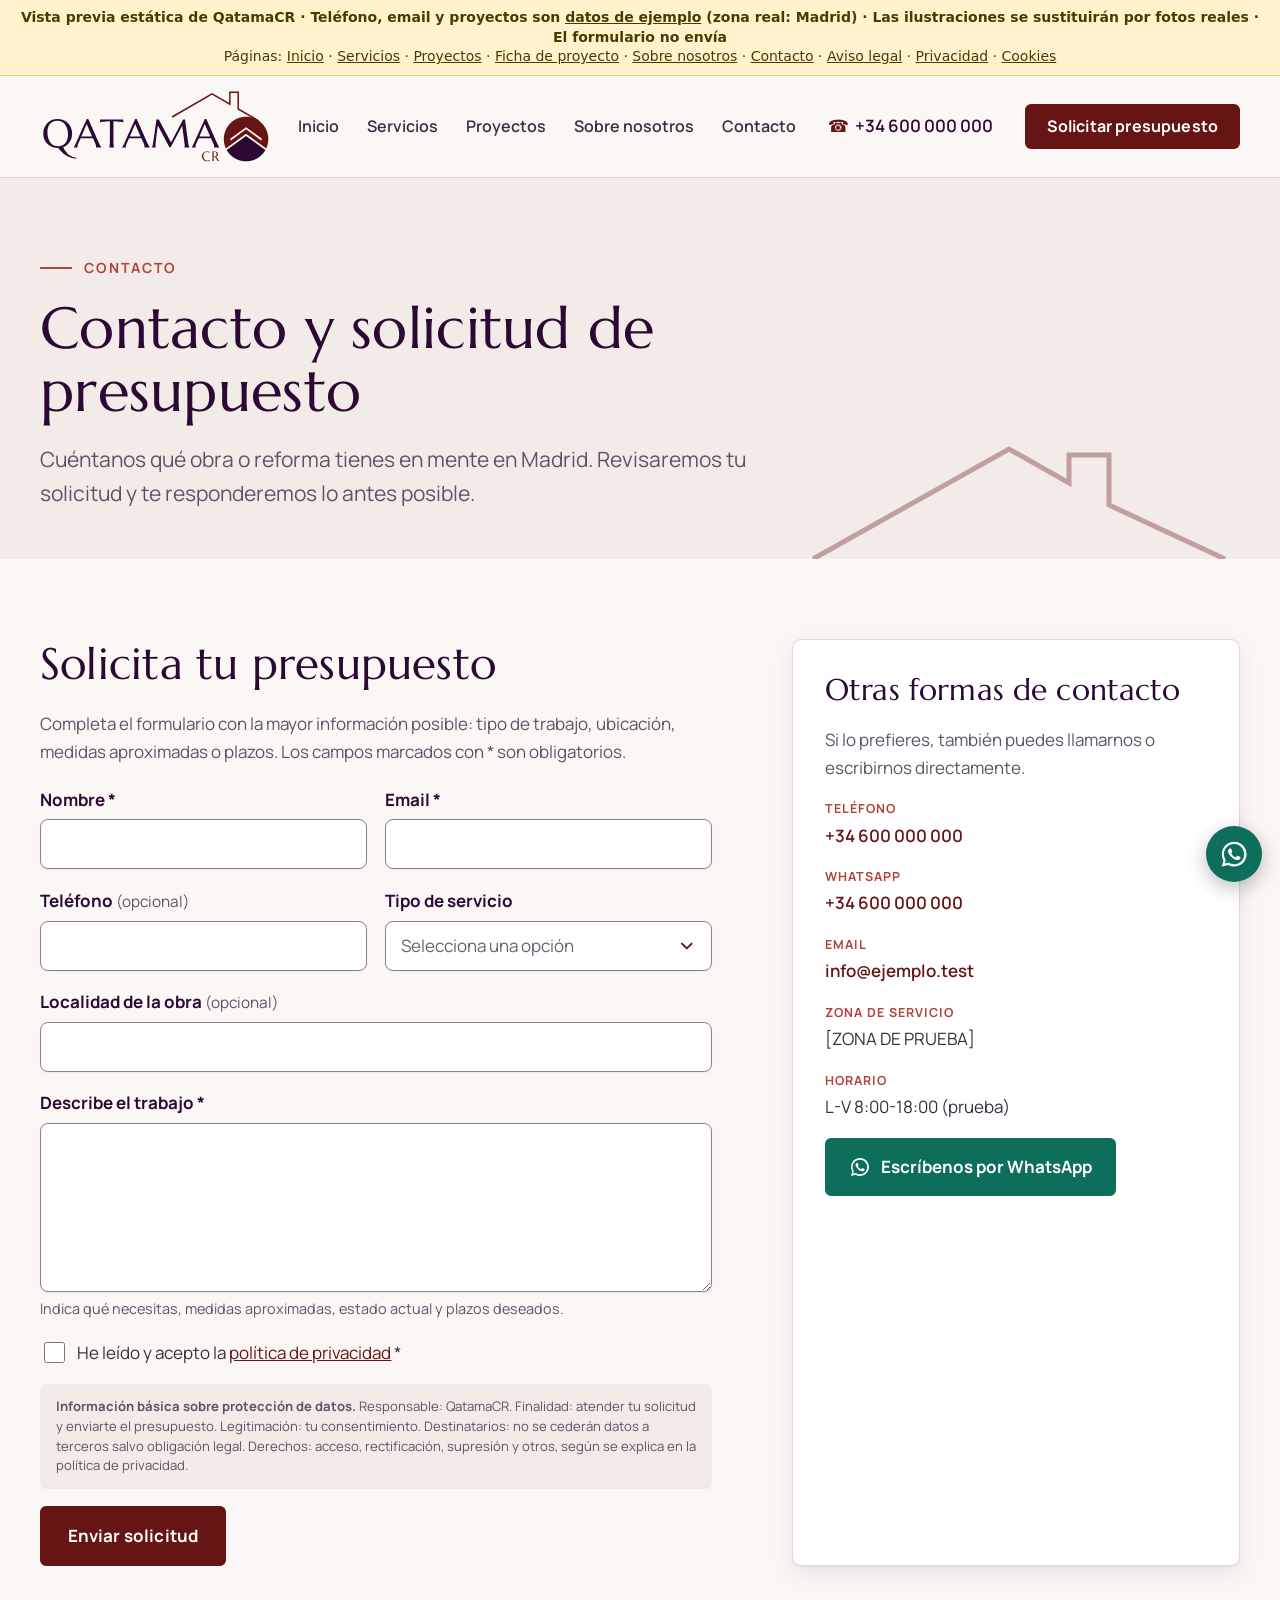
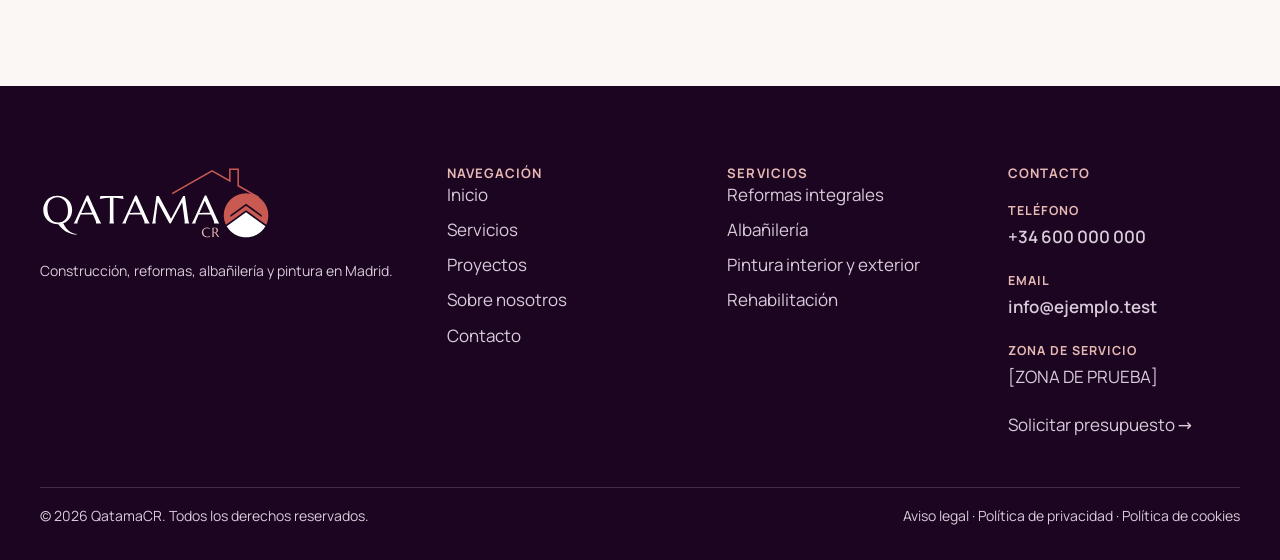
<file: contacto.html>
<!DOCTYPE html>
<html lang="en-US">
<head>
	<meta charset="UTF-8" />
	<meta name="viewport" content="width=device-width, initial-scale=1" />
<meta name='robots' content='max-image-preview:large' />
<link rel="preload" href="assets/tema/assets/fonts/marcellus-latin-400.woff2" as="font" type="font/woff2" crossorigin>
<link rel="preload" href="assets/tema/assets/fonts/manrope-latin-variable.woff2" as="font" type="font/woff2" crossorigin>
<title>Presupuesto de reformas en Madrid: contacto | QatamaCR</title>
<link rel="icon" href="assets/tema/assets/images/logo/favicon.ico" sizes="any">
<link rel="icon" href="assets/tema/assets/images/logo/favicon.svg" type="image/svg+xml">
<link rel="apple-touch-icon" href="assets/tema/assets/images/logo/apple-touch-icon-180.png">
<meta name="theme-color" content="#2C0834">

<!-- SEO: QatamaCR Core -->
<meta name="description" content="Solicita presupuesto para tu reforma, obra de albañilería o trabajo de pintura en Madrid. Rellena el formulario o escríbenos por WhatsApp.">
<meta property="og:locale" content="es_ES">
<meta property="og:type" content="website">
<meta property="og:site_name" content="QatamaCR">
<meta property="og:title" content="Presupuesto de reformas en Madrid: contacto | QatamaCR">
<meta property="og:description" content="Solicita presupuesto para tu reforma, obra de albañilería o trabajo de pintura en Madrid. Rellena el formulario o escríbenos por WhatsApp.">
<meta property="og:url" content="#contacto/">
<meta property="og:image" content="#wp-content/plugins/qatamacr-core/assets/qatamacr-og-1200x630.png">
<meta name="twitter:card" content="summary_large_image">
<script type="application/ld+json">{"@context":"https://schema.org","@graph":[{"@type":"BreadcrumbList","itemListElement":[{"@type":"ListItem","position":1,"name":"Inicio","item":"#"},{"@type":"ListItem","position":2,"name":"Contacto","item":"#contacto/"}]},{"@type":"GeneralContractor","@id":"##empresa","name":"QatamaCR","url":"#","logo":"#wp-content/plugins/qatamacr-core/assets/favicon-192.png","image":"#wp-content/plugins/qatamacr-core/assets/qatamacr-og-1200x630.png","description":"Construcción, reformas, albañilería y pintura","knowsAbout":["Reformas integrales","Albañilería","Pintura interior y exterior","Rehabilitación de edificios","Construcción"],"telephone":"+34 600 000 000","email":"info@ejemplo.test","areaServed":"[ZONA DE PRUEBA]","address":{"@type":"PostalAddress","addressCountry":"ES","addressLocality":"Localidad de prueba"}}]}</script>
<script>
window._wpemojiSettings = {"baseUrl":"https:\/\/s.w.org\/images\/core\/emoji\/15.0.3\/72x72\/","ext":".png","svgUrl":"https:\/\/s.w.org\/images\/core\/emoji\/15.0.3\/svg\/","svgExt":".svg","source":{"concatemoji":"assets\/wp\/js\/wp-emoji-release.min.js"}};
/*! This file is auto-generated */
!function(i,n){var o,s,e;function c(e){try{var t={supportTests:e,timestamp:(new Date).valueOf()};sessionStorage.setItem(o,JSON.stringify(t))}catch(e){}}function p(e,t,n){e.clearRect(0,0,e.canvas.width,e.canvas.height),e.fillText(t,0,0);var t=new Uint32Array(e.getImageData(0,0,e.canvas.width,e.canvas.height).data),r=(e.clearRect(0,0,e.canvas.width,e.canvas.height),e.fillText(n,0,0),new Uint32Array(e.getImageData(0,0,e.canvas.width,e.canvas.height).data));return t.every(function(e,t){return e===r[t]})}function u(e,t,n){switch(t){case"flag":return n(e,"\ud83c\udff3\ufe0f\u200d\u26a7\ufe0f","\ud83c\udff3\ufe0f\u200b\u26a7\ufe0f")?!1:!n(e,"\ud83c\uddfa\ud83c\uddf3","\ud83c\uddfa\u200b\ud83c\uddf3")&&!n(e,"\ud83c\udff4\udb40\udc67\udb40\udc62\udb40\udc65\udb40\udc6e\udb40\udc67\udb40\udc7f","\ud83c\udff4\u200b\udb40\udc67\u200b\udb40\udc62\u200b\udb40\udc65\u200b\udb40\udc6e\u200b\udb40\udc67\u200b\udb40\udc7f");case"emoji":return!n(e,"\ud83d\udc26\u200d\u2b1b","\ud83d\udc26\u200b\u2b1b")}return!1}function f(e,t,n){var r="undefined"!=typeof WorkerGlobalScope&&self instanceof WorkerGlobalScope?new OffscreenCanvas(300,150):i.createElement("canvas"),a=r.getContext("2d",{willReadFrequently:!0}),o=(a.textBaseline="top",a.font="600 32px Arial",{});return e.forEach(function(e){o[e]=t(a,e,n)}),o}function t(e){var t=i.createElement("script");t.src=e,t.defer=!0,i.head.appendChild(t)}"undefined"!=typeof Promise&&(o="wpEmojiSettingsSupports",s=["flag","emoji"],n.supports={everything:!0,everythingExceptFlag:!0},e=new Promise(function(e){i.addEventListener("DOMContentLoaded",e,{once:!0})}),new Promise(function(t){var n=function(){try{var e=JSON.parse(sessionStorage.getItem(o));if("object"==typeof e&&"number"==typeof e.timestamp&&(new Date).valueOf()<e.timestamp+604800&&"object"==typeof e.supportTests)return e.supportTests}catch(e){}return null}();if(!n){if("undefined"!=typeof Worker&&"undefined"!=typeof OffscreenCanvas&&"undefined"!=typeof URL&&URL.createObjectURL&&"undefined"!=typeof Blob)try{var e="postMessage("+f.toString()+"("+[JSON.stringify(s),u.toString(),p.toString()].join(",")+"));",r=new Blob([e],{type:"text/javascript"}),a=new Worker(URL.createObjectURL(r),{name:"wpTestEmojiSupports"});return void(a.onmessage=function(e){c(n=e.data),a.terminate(),t(n)})}catch(e){}c(n=f(s,u,p))}t(n)}).then(function(e){for(var t in e)n.supports[t]=e[t],n.supports.everything=n.supports.everything&&n.supports[t],"flag"!==t&&(n.supports.everythingExceptFlag=n.supports.everythingExceptFlag&&n.supports[t]);n.supports.everythingExceptFlag=n.supports.everythingExceptFlag&&!n.supports.flag,n.DOMReady=!1,n.readyCallback=function(){n.DOMReady=!0}}).then(function(){return e}).then(function(){var e;n.supports.everything||(n.readyCallback(),(e=n.source||{}).concatemoji?t(e.concatemoji):e.wpemoji&&e.twemoji&&(t(e.twemoji),t(e.wpemoji)))}))}((window,document),window._wpemojiSettings);
</script>
<style id='wp-block-site-logo-inline-css'>
.wp-block-site-logo{box-sizing:border-box;line-height:0}.wp-block-site-logo a{display:inline-block;line-height:0}.wp-block-site-logo.is-default-size img{height:auto;width:120px}.wp-block-site-logo img{height:auto;max-width:100%}.wp-block-site-logo a,.wp-block-site-logo img{border-radius:inherit}.wp-block-site-logo.aligncenter{margin-left:auto;margin-right:auto;text-align:center}:root :where(.wp-block-site-logo.is-style-rounded){border-radius:9999px}
</style>
<style id='wp-block-navigation-link-inline-css'>
.wp-block-navigation .wp-block-navigation-item__label{overflow-wrap:break-word}.wp-block-navigation .wp-block-navigation-item__description{display:none}.link-ui-tools{border-top:1px solid #f0f0f0;padding:8px}.link-ui-block-inserter{padding-top:8px}.link-ui-block-inserter__back{margin-left:8px;text-transform:uppercase}
</style>
<link rel='stylesheet' id='wp-block-navigation-css' href='assets/wp/blocks/navigation/style.min.css' media='all' />
<style id='wp-block-button-inline-css'>
.wp-block-button__link{box-sizing:border-box;cursor:pointer;display:inline-block;text-align:center;word-break:break-word}.wp-block-button__link.aligncenter{text-align:center}.wp-block-button__link.alignright{text-align:right}:where(.wp-block-button__link){border-radius:9999px;box-shadow:none;padding:calc(.667em + 2px) calc(1.333em + 2px);text-decoration:none}.wp-block-button[style*=text-decoration] .wp-block-button__link{text-decoration:inherit}.wp-block-buttons>.wp-block-button.has-custom-width{max-width:none}.wp-block-buttons>.wp-block-button.has-custom-width .wp-block-button__link{width:100%}.wp-block-buttons>.wp-block-button.has-custom-font-size .wp-block-button__link{font-size:inherit}.wp-block-buttons>.wp-block-button.wp-block-button__width-25{width:calc(25% - var(--wp--style--block-gap, .5em)*.75)}.wp-block-buttons>.wp-block-button.wp-block-button__width-50{width:calc(50% - var(--wp--style--block-gap, .5em)*.5)}.wp-block-buttons>.wp-block-button.wp-block-button__width-75{width:calc(75% - var(--wp--style--block-gap, .5em)*.25)}.wp-block-buttons>.wp-block-button.wp-block-button__width-100{flex-basis:100%;width:100%}.wp-block-buttons.is-vertical>.wp-block-button.wp-block-button__width-25{width:25%}.wp-block-buttons.is-vertical>.wp-block-button.wp-block-button__width-50{width:50%}.wp-block-buttons.is-vertical>.wp-block-button.wp-block-button__width-75{width:75%}.wp-block-button.is-style-squared,.wp-block-button__link.wp-block-button.is-style-squared{border-radius:0}.wp-block-button.no-border-radius,.wp-block-button__link.no-border-radius{border-radius:0!important}:root :where(.wp-block-button .wp-block-button__link.is-style-outline),:root :where(.wp-block-button.is-style-outline>.wp-block-button__link){border:2px solid;padding:.667em 1.333em}:root :where(.wp-block-button .wp-block-button__link.is-style-outline:not(.has-text-color)),:root :where(.wp-block-button.is-style-outline>.wp-block-button__link:not(.has-text-color)){color:currentColor}:root :where(.wp-block-button .wp-block-button__link.is-style-outline:not(.has-background)),:root :where(.wp-block-button.is-style-outline>.wp-block-button__link:not(.has-background)){background-color:initial;background-image:none}
</style>
<style id='wp-block-buttons-inline-css'>
.wp-block-buttons.is-vertical{flex-direction:column}.wp-block-buttons.is-vertical>.wp-block-button:last-child{margin-bottom:0}.wp-block-buttons>.wp-block-button{display:inline-block;margin:0}.wp-block-buttons.is-content-justification-left{justify-content:flex-start}.wp-block-buttons.is-content-justification-left.is-vertical{align-items:flex-start}.wp-block-buttons.is-content-justification-center{justify-content:center}.wp-block-buttons.is-content-justification-center.is-vertical{align-items:center}.wp-block-buttons.is-content-justification-right{justify-content:flex-end}.wp-block-buttons.is-content-justification-right.is-vertical{align-items:flex-end}.wp-block-buttons.is-content-justification-space-between{justify-content:space-between}.wp-block-buttons.aligncenter{text-align:center}.wp-block-buttons:not(.is-content-justification-space-between,.is-content-justification-right,.is-content-justification-left,.is-content-justification-center) .wp-block-button.aligncenter{margin-left:auto;margin-right:auto;width:100%}.wp-block-buttons[style*=text-decoration] .wp-block-button,.wp-block-buttons[style*=text-decoration] .wp-block-button__link{text-decoration:inherit}.wp-block-buttons.has-custom-font-size .wp-block-button__link{font-size:inherit}.wp-block-button.aligncenter{text-align:center}
</style>
<style id='wp-block-group-inline-css'>
.wp-block-group{box-sizing:border-box}:where(.wp-block-group.wp-block-group-is-layout-constrained){position:relative}
</style>
<style id='wp-block-group-theme-inline-css'>
:where(.wp-block-group.has-background){padding:1.25em 2.375em}
</style>
<style id='wp-block-template-part-theme-inline-css'>
:root :where(.wp-block-template-part.has-background){margin-bottom:0;margin-top:0;padding:1.25em 2.375em}
</style>
<style id='wp-block-paragraph-inline-css'>
.is-small-text{font-size:.875em}.is-regular-text{font-size:1em}.is-large-text{font-size:2.25em}.is-larger-text{font-size:3em}.has-drop-cap:not(:focus):first-letter{float:left;font-size:8.4em;font-style:normal;font-weight:100;line-height:.68;margin:.05em .1em 0 0;text-transform:uppercase}body.rtl .has-drop-cap:not(:focus):first-letter{float:none;margin-left:.1em}p.has-drop-cap.has-background{overflow:hidden}:root :where(p.has-background){padding:1.25em 2.375em}:where(p.has-text-color:not(.has-link-color)) a{color:inherit}p.has-text-align-left[style*="writing-mode:vertical-lr"],p.has-text-align-right[style*="writing-mode:vertical-rl"]{rotate:180deg}
</style>
<style id='wp-block-heading-inline-css'>
h1.has-background,h2.has-background,h3.has-background,h4.has-background,h5.has-background,h6.has-background{padding:1.25em 2.375em}h1.has-text-align-left[style*=writing-mode]:where([style*=vertical-lr]),h1.has-text-align-right[style*=writing-mode]:where([style*=vertical-rl]),h2.has-text-align-left[style*=writing-mode]:where([style*=vertical-lr]),h2.has-text-align-right[style*=writing-mode]:where([style*=vertical-rl]),h3.has-text-align-left[style*=writing-mode]:where([style*=vertical-lr]),h3.has-text-align-right[style*=writing-mode]:where([style*=vertical-rl]),h4.has-text-align-left[style*=writing-mode]:where([style*=vertical-lr]),h4.has-text-align-right[style*=writing-mode]:where([style*=vertical-rl]),h5.has-text-align-left[style*=writing-mode]:where([style*=vertical-lr]),h5.has-text-align-right[style*=writing-mode]:where([style*=vertical-rl]),h6.has-text-align-left[style*=writing-mode]:where([style*=vertical-lr]),h6.has-text-align-right[style*=writing-mode]:where([style*=vertical-rl]){rotate:180deg}
</style>
<style id='wp-block-columns-inline-css'>
.wp-block-columns{align-items:normal!important;box-sizing:border-box;display:flex;flex-wrap:wrap!important}@media (min-width:782px){.wp-block-columns{flex-wrap:nowrap!important}}.wp-block-columns.are-vertically-aligned-top{align-items:flex-start}.wp-block-columns.are-vertically-aligned-center{align-items:center}.wp-block-columns.are-vertically-aligned-bottom{align-items:flex-end}@media (max-width:781px){.wp-block-columns:not(.is-not-stacked-on-mobile)>.wp-block-column{flex-basis:100%!important}}@media (min-width:782px){.wp-block-columns:not(.is-not-stacked-on-mobile)>.wp-block-column{flex-basis:0;flex-grow:1}.wp-block-columns:not(.is-not-stacked-on-mobile)>.wp-block-column[style*=flex-basis]{flex-grow:0}}.wp-block-columns.is-not-stacked-on-mobile{flex-wrap:nowrap!important}.wp-block-columns.is-not-stacked-on-mobile>.wp-block-column{flex-basis:0;flex-grow:1}.wp-block-columns.is-not-stacked-on-mobile>.wp-block-column[style*=flex-basis]{flex-grow:0}:where(.wp-block-columns){margin-bottom:1.75em}:where(.wp-block-columns.has-background){padding:1.25em 2.375em}.wp-block-column{flex-grow:1;min-width:0;overflow-wrap:break-word;word-break:break-word}.wp-block-column.is-vertically-aligned-top{align-self:flex-start}.wp-block-column.is-vertically-aligned-center{align-self:center}.wp-block-column.is-vertically-aligned-bottom{align-self:flex-end}.wp-block-column.is-vertically-aligned-stretch{align-self:stretch}.wp-block-column.is-vertically-aligned-bottom,.wp-block-column.is-vertically-aligned-center,.wp-block-column.is-vertically-aligned-top{width:100%}
</style>
<style id='wp-block-list-inline-css'>
ol,ul{box-sizing:border-box}:root :where(ul.has-background,ol.has-background){padding:1.25em 2.375em}
</style>
<style id='wp-emoji-styles-inline-css'>

	img.wp-smiley, img.emoji {
		display: inline !important;
		border: none !important;
		box-shadow: none !important;
		height: 1em !important;
		width: 1em !important;
		margin: 0 0.07em !important;
		vertical-align: -0.1em !important;
		background: none !important;
		padding: 0 !important;
	}
</style>
<style id='wp-block-library-inline-css'>
:root{--wp-admin-theme-color:#007cba;--wp-admin-theme-color--rgb:0,124,186;--wp-admin-theme-color-darker-10:#006ba1;--wp-admin-theme-color-darker-10--rgb:0,107,161;--wp-admin-theme-color-darker-20:#005a87;--wp-admin-theme-color-darker-20--rgb:0,90,135;--wp-admin-border-width-focus:2px;--wp-block-synced-color:#7a00df;--wp-block-synced-color--rgb:122,0,223;--wp-bound-block-color:var(--wp-block-synced-color)}@media (min-resolution:192dpi){:root{--wp-admin-border-width-focus:1.5px}}.wp-element-button{cursor:pointer}:root{--wp--preset--font-size--normal:16px;--wp--preset--font-size--huge:42px}:root .has-very-light-gray-background-color{background-color:#eee}:root .has-very-dark-gray-background-color{background-color:#313131}:root .has-very-light-gray-color{color:#eee}:root .has-very-dark-gray-color{color:#313131}:root .has-vivid-green-cyan-to-vivid-cyan-blue-gradient-background{background:linear-gradient(135deg,#00d084,#0693e3)}:root .has-purple-crush-gradient-background{background:linear-gradient(135deg,#34e2e4,#4721fb 50%,#ab1dfe)}:root .has-hazy-dawn-gradient-background{background:linear-gradient(135deg,#faaca8,#dad0ec)}:root .has-subdued-olive-gradient-background{background:linear-gradient(135deg,#fafae1,#67a671)}:root .has-atomic-cream-gradient-background{background:linear-gradient(135deg,#fdd79a,#004a59)}:root .has-nightshade-gradient-background{background:linear-gradient(135deg,#330968,#31cdcf)}:root .has-midnight-gradient-background{background:linear-gradient(135deg,#020381,#2874fc)}.has-regular-font-size{font-size:1em}.has-larger-font-size{font-size:2.625em}.has-normal-font-size{font-size:var(--wp--preset--font-size--normal)}.has-huge-font-size{font-size:var(--wp--preset--font-size--huge)}.has-text-align-center{text-align:center}.has-text-align-left{text-align:left}.has-text-align-right{text-align:right}#end-resizable-editor-section{display:none}.aligncenter{clear:both}.items-justified-left{justify-content:flex-start}.items-justified-center{justify-content:center}.items-justified-right{justify-content:flex-end}.items-justified-space-between{justify-content:space-between}.screen-reader-text{border:0;clip:rect(1px,1px,1px,1px);clip-path:inset(50%);height:1px;margin:-1px;overflow:hidden;padding:0;position:absolute;width:1px;word-wrap:normal!important}.screen-reader-text:focus{background-color:#ddd;clip:auto!important;clip-path:none;color:#444;display:block;font-size:1em;height:auto;left:5px;line-height:normal;padding:15px 23px 14px;text-decoration:none;top:5px;width:auto;z-index:100000}html :where(.has-border-color){border-style:solid}html :where([style*=border-top-color]){border-top-style:solid}html :where([style*=border-right-color]){border-right-style:solid}html :where([style*=border-bottom-color]){border-bottom-style:solid}html :where([style*=border-left-color]){border-left-style:solid}html :where([style*=border-width]){border-style:solid}html :where([style*=border-top-width]){border-top-style:solid}html :where([style*=border-right-width]){border-right-style:solid}html :where([style*=border-bottom-width]){border-bottom-style:solid}html :where([style*=border-left-width]){border-left-style:solid}html :where(img[class*=wp-image-]){height:auto;max-width:100%}:where(figure){margin:0 0 1em}html :where(.is-position-sticky){--wp-admin--admin-bar--position-offset:var(--wp-admin--admin-bar--height,0px)}@media screen and (max-width:600px){html :where(.is-position-sticky){--wp-admin--admin-bar--position-offset:0px}}
</style>
<link rel='stylesheet' id='qatamacr-core-css' href='assets/plugin/assets/qatamacr-core.css' media='all' />
<style id='global-styles-inline-css'>
:root{--wp--preset--aspect-ratio--square: 1;--wp--preset--aspect-ratio--4-3: 4/3;--wp--preset--aspect-ratio--3-4: 3/4;--wp--preset--aspect-ratio--3-2: 3/2;--wp--preset--aspect-ratio--2-3: 2/3;--wp--preset--aspect-ratio--16-9: 16/9;--wp--preset--aspect-ratio--9-16: 9/16;--wp--preset--color--black: #000000;--wp--preset--color--cyan-bluish-gray: #abb8c3;--wp--preset--color--white: #ffffff;--wp--preset--color--pale-pink: #f78da7;--wp--preset--color--vivid-red: #cf2e2e;--wp--preset--color--luminous-vivid-orange: #ff6900;--wp--preset--color--luminous-vivid-amber: #fcb900;--wp--preset--color--light-green-cyan: #7bdcb5;--wp--preset--color--vivid-green-cyan: #00d084;--wp--preset--color--pale-cyan-blue: #8ed1fc;--wp--preset--color--vivid-cyan-blue: #0693e3;--wp--preset--color--vivid-purple: #9b51e0;--wp--preset--color--berenjena: #2C0834;--wp--preset--color--berenjena-oscuro: #1C0521;--wp--preset--color--berenjena-medio: #4A1F55;--wp--preset--color--burdeos: #661514;--wp--preset--color--burdeos-oscuro: #4A0F0E;--wp--preset--color--teja: #B4433B;--wp--preset--color--rosa-teja: #E7B9B4;--wp--preset--color--lila-claro: #D8CCDA;--wp--preset--color--texto: #3A2E3F;--wp--preset--color--texto-suave: #5F5266;--wp--preset--color--borde: #E2D6D8;--wp--preset--color--superficie: #F2EBE8;--wp--preset--color--fondo: #FAF7F5;--wp--preset--color--blanco: #FFFFFF;--wp--preset--gradient--vivid-cyan-blue-to-vivid-purple: linear-gradient(135deg,rgba(6,147,227,1) 0%,rgb(155,81,224) 100%);--wp--preset--gradient--light-green-cyan-to-vivid-green-cyan: linear-gradient(135deg,rgb(122,220,180) 0%,rgb(0,208,130) 100%);--wp--preset--gradient--luminous-vivid-amber-to-luminous-vivid-orange: linear-gradient(135deg,rgba(252,185,0,1) 0%,rgba(255,105,0,1) 100%);--wp--preset--gradient--luminous-vivid-orange-to-vivid-red: linear-gradient(135deg,rgba(255,105,0,1) 0%,rgb(207,46,46) 100%);--wp--preset--gradient--very-light-gray-to-cyan-bluish-gray: linear-gradient(135deg,rgb(238,238,238) 0%,rgb(169,184,195) 100%);--wp--preset--gradient--cool-to-warm-spectrum: linear-gradient(135deg,rgb(74,234,220) 0%,rgb(151,120,209) 20%,rgb(207,42,186) 40%,rgb(238,44,130) 60%,rgb(251,105,98) 80%,rgb(254,248,76) 100%);--wp--preset--gradient--blush-light-purple: linear-gradient(135deg,rgb(255,206,236) 0%,rgb(152,150,240) 100%);--wp--preset--gradient--blush-bordeaux: linear-gradient(135deg,rgb(254,205,165) 0%,rgb(254,45,45) 50%,rgb(107,0,62) 100%);--wp--preset--gradient--luminous-dusk: linear-gradient(135deg,rgb(255,203,112) 0%,rgb(199,81,192) 50%,rgb(65,88,208) 100%);--wp--preset--gradient--pale-ocean: linear-gradient(135deg,rgb(255,245,203) 0%,rgb(182,227,212) 50%,rgb(51,167,181) 100%);--wp--preset--gradient--electric-grass: linear-gradient(135deg,rgb(202,248,128) 0%,rgb(113,206,126) 100%);--wp--preset--gradient--midnight: linear-gradient(135deg,rgb(2,3,129) 0%,rgb(40,116,252) 100%);--wp--preset--font-size--small: 13px;--wp--preset--font-size--medium: clamp(14px, 0.875rem + ((1vw - 3.2px) * 0.652), 20px);--wp--preset--font-size--large: clamp(22.041px, 1.378rem + ((1vw - 3.2px) * 1.517), 36px);--wp--preset--font-size--x-large: clamp(25.014px, 1.563rem + ((1vw - 3.2px) * 1.846), 42px);--wp--preset--font-size--pequeno: 0.875rem;--wp--preset--font-size--base: 1.0625rem;--wp--preset--font-size--destacado: clamp(1.125rem, 1.125rem + ((1vw - 0.2rem) * 0.327), 1.3125rem);--wp--preset--font-size--grande: clamp(1.4rem, 1.4rem + ((1vw - 0.2rem) * 0.826), 1.875rem);--wp--preset--font-size--muy-grande: clamp(1.875rem, 1.875rem + ((1vw - 0.2rem) * 1.522), 2.75rem);--wp--preset--font-size--enorme: clamp(2.25rem, 2.25rem + ((1vw - 0.2rem) * 2.348), 3.6rem);--wp--preset--font-family--titulares: Marcellus, 'Times New Roman', Georgia, serif;--wp--preset--font-family--texto: Manrope, system-ui, -apple-system, 'Segoe UI', Roboto, Arial, sans-serif;--wp--preset--spacing--20: 0.75rem;--wp--preset--spacing--30: 1rem;--wp--preset--spacing--40: clamp(1.5rem, 3vw, 2rem);--wp--preset--spacing--50: clamp(2rem, 5vw, 3rem);--wp--preset--spacing--60: clamp(3rem, 7vw, 5rem);--wp--preset--spacing--70: clamp(4rem, 10vw, 7.5rem);--wp--preset--spacing--80: 5.06rem;--wp--preset--spacing--10: 0.5rem;--wp--preset--shadow--natural: 6px 6px 9px rgba(0, 0, 0, 0.2);--wp--preset--shadow--deep: 12px 12px 50px rgba(0, 0, 0, 0.4);--wp--preset--shadow--sharp: 6px 6px 0px rgba(0, 0, 0, 0.2);--wp--preset--shadow--outlined: 6px 6px 0px -3px rgba(255, 255, 255, 1), 6px 6px rgba(0, 0, 0, 1);--wp--preset--shadow--crisp: 6px 6px 0px rgba(0, 0, 0, 1);--wp--preset--shadow--suave: 0 1px 2px rgba(44, 8, 52, 0.06), 0 8px 24px rgba(44, 8, 52, 0.08);--wp--preset--shadow--elevada: 0 2px 4px rgba(44, 8, 52, 0.08), 0 18px 40px rgba(44, 8, 52, 0.14);--wp--custom--radio: 6px;--wp--custom--transicion: 180ms ease;}:root { --wp--style--global--content-size: 760px;--wp--style--global--wide-size: 1240px; }:where(body) { margin: 0; }.wp-site-blocks { padding-top: var(--wp--style--root--padding-top); padding-bottom: var(--wp--style--root--padding-bottom); }.has-global-padding { padding-right: var(--wp--style--root--padding-right); padding-left: var(--wp--style--root--padding-left); }.has-global-padding > .alignfull { margin-right: calc(var(--wp--style--root--padding-right) * -1); margin-left: calc(var(--wp--style--root--padding-left) * -1); }.has-global-padding :where(:not(.alignfull.is-layout-flow) > .has-global-padding:not(.wp-block-block, .alignfull)) { padding-right: 0; padding-left: 0; }.has-global-padding :where(:not(.alignfull.is-layout-flow) > .has-global-padding:not(.wp-block-block, .alignfull)) > .alignfull { margin-left: 0; margin-right: 0; }.wp-site-blocks > .alignleft { float: left; margin-right: 2em; }.wp-site-blocks > .alignright { float: right; margin-left: 2em; }.wp-site-blocks > .aligncenter { justify-content: center; margin-left: auto; margin-right: auto; }:where(.wp-site-blocks) > * { margin-block-start: 1.25rem; margin-block-end: 0; }:where(.wp-site-blocks) > :first-child { margin-block-start: 0; }:where(.wp-site-blocks) > :last-child { margin-block-end: 0; }:root { --wp--style--block-gap: 1.25rem; }.is-layout-flow  > :first-child{margin-block-start: 0;}.is-layout-flow  > :last-child{margin-block-end: 0;}.is-layout-flow  > *{margin-block-start: 1.25rem;margin-block-end: 0;}.is-layout-constrained  > :first-child{margin-block-start: 0;}.is-layout-constrained  > :last-child{margin-block-end: 0;}.is-layout-constrained  > *{margin-block-start: 1.25rem;margin-block-end: 0;}.is-layout-flex {gap: 1.25rem;}.is-layout-grid {gap: 1.25rem;}.is-layout-flow > .alignleft{float: left;margin-inline-start: 0;margin-inline-end: 2em;}.is-layout-flow > .alignright{float: right;margin-inline-start: 2em;margin-inline-end: 0;}.is-layout-flow > .aligncenter{margin-left: auto !important;margin-right: auto !important;}.is-layout-constrained > .alignleft{float: left;margin-inline-start: 0;margin-inline-end: 2em;}.is-layout-constrained > .alignright{float: right;margin-inline-start: 2em;margin-inline-end: 0;}.is-layout-constrained > .aligncenter{margin-left: auto !important;margin-right: auto !important;}.is-layout-constrained > :where(:not(.alignleft):not(.alignright):not(.alignfull)){max-width: var(--wp--style--global--content-size);margin-left: auto !important;margin-right: auto !important;}.is-layout-constrained > .alignwide{max-width: var(--wp--style--global--wide-size);}body .is-layout-flex{display: flex;}.is-layout-flex{flex-wrap: wrap;align-items: center;}.is-layout-flex > :is(*, div){margin: 0;}body .is-layout-grid{display: grid;}.is-layout-grid > :is(*, div){margin: 0;}:root :where(body){background-color: var(--wp--preset--color--fondo);color: var(--wp--preset--color--texto);font-family: var(--wp--preset--font-family--texto);font-size: var(--wp--preset--font-size--base);font-weight: 400;line-height: 1.65;--wp--style--root--padding-top: 0;--wp--style--root--padding-right: clamp(1.25rem, 4vw, 2.5rem);--wp--style--root--padding-bottom: 0;--wp--style--root--padding-left: clamp(1.25rem, 4vw, 2.5rem);}:root :where(a:where(:not(.wp-element-button))){color: var(--wp--preset--color--burdeos);text-decoration: underline;}:root :where(a:where(:not(.wp-element-button)):hover){color: var(--wp--preset--color--berenjena);}:root :where(a:where(:not(.wp-element-button)):focus){color: var(--wp--preset--color--berenjena);}:root :where(h1, h2, h3, h4, h5, h6){color: var(--wp--preset--color--berenjena);font-family: var(--wp--preset--font-family--titulares);font-weight: 400;letter-spacing: 0.005em;line-height: 1.15;}:root :where(h1){font-size: var(--wp--preset--font-size--enorme);line-height: 1.08;}:root :where(h2){font-size: var(--wp--preset--font-size--muy-grande);}:root :where(h3){font-size: var(--wp--preset--font-size--grande);line-height: 1.2;}:root :where(h4){font-family: var(--wp--preset--font-family--texto);font-size: var(--wp--preset--font-size--destacado);font-weight: 700;line-height: 1.3;}:root :where(h5){font-family: var(--wp--preset--font-family--texto);font-size: var(--wp--preset--font-size--base);font-weight: 700;}:root :where(h6){font-family: var(--wp--preset--font-family--texto);font-size: var(--wp--preset--font-size--pequeno);font-weight: 700;letter-spacing: 0.08em;text-transform: uppercase;}:root :where(.wp-element-button, .wp-block-button__link){background-color: var(--wp--preset--color--burdeos);border-radius: var(--wp--custom--radio);border-color: var(--wp--preset--color--burdeos);border-width: 2px;border-style: solid;color: var(--wp--preset--color--blanco);font-family: var(--wp--preset--font-family--texto);font-size: clamp(0.875rem, 0.875rem + ((1vw - 0.2rem) * 0.217), 1rem);font-weight: 700;letter-spacing: 0.01em;line-height: 1.2;padding-top: 0.85rem;padding-right: 1.6rem;padding-bottom: 0.85rem;padding-left: 1.6rem;text-decoration: none;}:root :where(.wp-element-button:hover, .wp-block-button__link:hover){background-color: var(--wp--preset--color--burdeos-oscuro);border-color: var(--wp--preset--color--burdeos-oscuro);color: var(--wp--preset--color--blanco);}:root :where(.wp-element-button:focus, .wp-block-button__link:focus){background-color: var(--wp--preset--color--burdeos-oscuro);color: var(--wp--preset--color--blanco);}:root :where(.wp-element-caption, .wp-block-audio figcaption, .wp-block-embed figcaption, .wp-block-gallery figcaption, .wp-block-image figcaption, .wp-block-table figcaption, .wp-block-video figcaption){color: var(--wp--preset--color--texto-suave);font-size: var(--wp--preset--font-size--pequeno);}.has-black-color{color: var(--wp--preset--color--black) !important;}.has-cyan-bluish-gray-color{color: var(--wp--preset--color--cyan-bluish-gray) !important;}.has-white-color{color: var(--wp--preset--color--white) !important;}.has-pale-pink-color{color: var(--wp--preset--color--pale-pink) !important;}.has-vivid-red-color{color: var(--wp--preset--color--vivid-red) !important;}.has-luminous-vivid-orange-color{color: var(--wp--preset--color--luminous-vivid-orange) !important;}.has-luminous-vivid-amber-color{color: var(--wp--preset--color--luminous-vivid-amber) !important;}.has-light-green-cyan-color{color: var(--wp--preset--color--light-green-cyan) !important;}.has-vivid-green-cyan-color{color: var(--wp--preset--color--vivid-green-cyan) !important;}.has-pale-cyan-blue-color{color: var(--wp--preset--color--pale-cyan-blue) !important;}.has-vivid-cyan-blue-color{color: var(--wp--preset--color--vivid-cyan-blue) !important;}.has-vivid-purple-color{color: var(--wp--preset--color--vivid-purple) !important;}.has-berenjena-color{color: var(--wp--preset--color--berenjena) !important;}.has-berenjena-oscuro-color{color: var(--wp--preset--color--berenjena-oscuro) !important;}.has-berenjena-medio-color{color: var(--wp--preset--color--berenjena-medio) !important;}.has-burdeos-color{color: var(--wp--preset--color--burdeos) !important;}.has-burdeos-oscuro-color{color: var(--wp--preset--color--burdeos-oscuro) !important;}.has-teja-color{color: var(--wp--preset--color--teja) !important;}.has-rosa-teja-color{color: var(--wp--preset--color--rosa-teja) !important;}.has-lila-claro-color{color: var(--wp--preset--color--lila-claro) !important;}.has-texto-color{color: var(--wp--preset--color--texto) !important;}.has-texto-suave-color{color: var(--wp--preset--color--texto-suave) !important;}.has-borde-color{color: var(--wp--preset--color--borde) !important;}.has-superficie-color{color: var(--wp--preset--color--superficie) !important;}.has-fondo-color{color: var(--wp--preset--color--fondo) !important;}.has-blanco-color{color: var(--wp--preset--color--blanco) !important;}.has-black-background-color{background-color: var(--wp--preset--color--black) !important;}.has-cyan-bluish-gray-background-color{background-color: var(--wp--preset--color--cyan-bluish-gray) !important;}.has-white-background-color{background-color: var(--wp--preset--color--white) !important;}.has-pale-pink-background-color{background-color: var(--wp--preset--color--pale-pink) !important;}.has-vivid-red-background-color{background-color: var(--wp--preset--color--vivid-red) !important;}.has-luminous-vivid-orange-background-color{background-color: var(--wp--preset--color--luminous-vivid-orange) !important;}.has-luminous-vivid-amber-background-color{background-color: var(--wp--preset--color--luminous-vivid-amber) !important;}.has-light-green-cyan-background-color{background-color: var(--wp--preset--color--light-green-cyan) !important;}.has-vivid-green-cyan-background-color{background-color: var(--wp--preset--color--vivid-green-cyan) !important;}.has-pale-cyan-blue-background-color{background-color: var(--wp--preset--color--pale-cyan-blue) !important;}.has-vivid-cyan-blue-background-color{background-color: var(--wp--preset--color--vivid-cyan-blue) !important;}.has-vivid-purple-background-color{background-color: var(--wp--preset--color--vivid-purple) !important;}.has-berenjena-background-color{background-color: var(--wp--preset--color--berenjena) !important;}.has-berenjena-oscuro-background-color{background-color: var(--wp--preset--color--berenjena-oscuro) !important;}.has-berenjena-medio-background-color{background-color: var(--wp--preset--color--berenjena-medio) !important;}.has-burdeos-background-color{background-color: var(--wp--preset--color--burdeos) !important;}.has-burdeos-oscuro-background-color{background-color: var(--wp--preset--color--burdeos-oscuro) !important;}.has-teja-background-color{background-color: var(--wp--preset--color--teja) !important;}.has-rosa-teja-background-color{background-color: var(--wp--preset--color--rosa-teja) !important;}.has-lila-claro-background-color{background-color: var(--wp--preset--color--lila-claro) !important;}.has-texto-background-color{background-color: var(--wp--preset--color--texto) !important;}.has-texto-suave-background-color{background-color: var(--wp--preset--color--texto-suave) !important;}.has-borde-background-color{background-color: var(--wp--preset--color--borde) !important;}.has-superficie-background-color{background-color: var(--wp--preset--color--superficie) !important;}.has-fondo-background-color{background-color: var(--wp--preset--color--fondo) !important;}.has-blanco-background-color{background-color: var(--wp--preset--color--blanco) !important;}.has-black-border-color{border-color: var(--wp--preset--color--black) !important;}.has-cyan-bluish-gray-border-color{border-color: var(--wp--preset--color--cyan-bluish-gray) !important;}.has-white-border-color{border-color: var(--wp--preset--color--white) !important;}.has-pale-pink-border-color{border-color: var(--wp--preset--color--pale-pink) !important;}.has-vivid-red-border-color{border-color: var(--wp--preset--color--vivid-red) !important;}.has-luminous-vivid-orange-border-color{border-color: var(--wp--preset--color--luminous-vivid-orange) !important;}.has-luminous-vivid-amber-border-color{border-color: var(--wp--preset--color--luminous-vivid-amber) !important;}.has-light-green-cyan-border-color{border-color: var(--wp--preset--color--light-green-cyan) !important;}.has-vivid-green-cyan-border-color{border-color: var(--wp--preset--color--vivid-green-cyan) !important;}.has-pale-cyan-blue-border-color{border-color: var(--wp--preset--color--pale-cyan-blue) !important;}.has-vivid-cyan-blue-border-color{border-color: var(--wp--preset--color--vivid-cyan-blue) !important;}.has-vivid-purple-border-color{border-color: var(--wp--preset--color--vivid-purple) !important;}.has-berenjena-border-color{border-color: var(--wp--preset--color--berenjena) !important;}.has-berenjena-oscuro-border-color{border-color: var(--wp--preset--color--berenjena-oscuro) !important;}.has-berenjena-medio-border-color{border-color: var(--wp--preset--color--berenjena-medio) !important;}.has-burdeos-border-color{border-color: var(--wp--preset--color--burdeos) !important;}.has-burdeos-oscuro-border-color{border-color: var(--wp--preset--color--burdeos-oscuro) !important;}.has-teja-border-color{border-color: var(--wp--preset--color--teja) !important;}.has-rosa-teja-border-color{border-color: var(--wp--preset--color--rosa-teja) !important;}.has-lila-claro-border-color{border-color: var(--wp--preset--color--lila-claro) !important;}.has-texto-border-color{border-color: var(--wp--preset--color--texto) !important;}.has-texto-suave-border-color{border-color: var(--wp--preset--color--texto-suave) !important;}.has-borde-border-color{border-color: var(--wp--preset--color--borde) !important;}.has-superficie-border-color{border-color: var(--wp--preset--color--superficie) !important;}.has-fondo-border-color{border-color: var(--wp--preset--color--fondo) !important;}.has-blanco-border-color{border-color: var(--wp--preset--color--blanco) !important;}.has-vivid-cyan-blue-to-vivid-purple-gradient-background{background: var(--wp--preset--gradient--vivid-cyan-blue-to-vivid-purple) !important;}.has-light-green-cyan-to-vivid-green-cyan-gradient-background{background: var(--wp--preset--gradient--light-green-cyan-to-vivid-green-cyan) !important;}.has-luminous-vivid-amber-to-luminous-vivid-orange-gradient-background{background: var(--wp--preset--gradient--luminous-vivid-amber-to-luminous-vivid-orange) !important;}.has-luminous-vivid-orange-to-vivid-red-gradient-background{background: var(--wp--preset--gradient--luminous-vivid-orange-to-vivid-red) !important;}.has-very-light-gray-to-cyan-bluish-gray-gradient-background{background: var(--wp--preset--gradient--very-light-gray-to-cyan-bluish-gray) !important;}.has-cool-to-warm-spectrum-gradient-background{background: var(--wp--preset--gradient--cool-to-warm-spectrum) !important;}.has-blush-light-purple-gradient-background{background: var(--wp--preset--gradient--blush-light-purple) !important;}.has-blush-bordeaux-gradient-background{background: var(--wp--preset--gradient--blush-bordeaux) !important;}.has-luminous-dusk-gradient-background{background: var(--wp--preset--gradient--luminous-dusk) !important;}.has-pale-ocean-gradient-background{background: var(--wp--preset--gradient--pale-ocean) !important;}.has-electric-grass-gradient-background{background: var(--wp--preset--gradient--electric-grass) !important;}.has-midnight-gradient-background{background: var(--wp--preset--gradient--midnight) !important;}.has-small-font-size{font-size: var(--wp--preset--font-size--small) !important;}.has-medium-font-size{font-size: var(--wp--preset--font-size--medium) !important;}.has-large-font-size{font-size: var(--wp--preset--font-size--large) !important;}.has-x-large-font-size{font-size: var(--wp--preset--font-size--x-large) !important;}.has-pequeno-font-size{font-size: var(--wp--preset--font-size--pequeno) !important;}.has-base-font-size{font-size: var(--wp--preset--font-size--base) !important;}.has-destacado-font-size{font-size: var(--wp--preset--font-size--destacado) !important;}.has-grande-font-size{font-size: var(--wp--preset--font-size--grande) !important;}.has-muy-grande-font-size{font-size: var(--wp--preset--font-size--muy-grande) !important;}.has-enorme-font-size{font-size: var(--wp--preset--font-size--enorme) !important;}.has-titulares-font-family{font-family: var(--wp--preset--font-family--titulares) !important;}.has-texto-font-family{font-family: var(--wp--preset--font-family--texto) !important;}
:root :where(.wp-block-navigation){font-size: clamp(0.875rem, 0.875rem + ((1vw - 0.2rem) * 0.217), 1rem);font-weight: 600;}
:root :where(.wp-block-list){padding-left: 1.25rem;}
</style>
<style id='core-block-supports-inline-css'>
.wp-container-core-navigation-is-layout-1{gap:1.75rem;justify-content:flex-end;}.wp-container-core-group-is-layout-1{flex-wrap:nowrap;gap:2rem;}.wp-container-core-group-is-layout-2{flex-wrap:nowrap;justify-content:space-between;}.wp-container-core-group-is-layout-3 > :where(:not(.alignleft):not(.alignright):not(.alignfull)){max-width:1240px;margin-left:auto !important;margin-right:auto !important;}.wp-container-core-group-is-layout-3 > .alignwide{max-width:1240px;}.wp-container-core-group-is-layout-3 .alignfull{max-width:none;}.wp-container-core-group-is-layout-4 > :where(:not(.alignleft):not(.alignright):not(.alignfull)){max-width:760px;margin-left:0 !important;margin-right:auto !important;}.wp-container-core-group-is-layout-4 > .alignwide{max-width:760px;}.wp-container-core-group-is-layout-4 .alignfull{max-width:none;}.wp-container-core-group-is-layout-5 > :where(:not(.alignleft):not(.alignright):not(.alignfull)){max-width:1240px;margin-left:auto !important;margin-right:auto !important;}.wp-container-core-group-is-layout-5 > .alignwide{max-width:1240px;}.wp-container-core-group-is-layout-5 .alignfull{max-width:none;}.wp-container-core-group-is-layout-7{gap:1.1rem;flex-direction:column;align-items:flex-start;}.wp-container-core-columns-is-layout-1{flex-wrap:nowrap;gap:2em var(--wp--preset--spacing--60);}.wp-container-core-group-is-layout-8 > :where(:not(.alignleft):not(.alignright):not(.alignfull)){max-width:1240px;margin-left:auto !important;margin-right:auto !important;}.wp-container-core-group-is-layout-8 > .alignwide{max-width:1240px;}.wp-container-core-group-is-layout-8 .alignfull{max-width:none;}.wp-container-core-columns-is-layout-2{flex-wrap:nowrap;gap:2em var(--wp--preset--spacing--50);}.wp-container-core-group-is-layout-10{justify-content:space-between;}.wp-container-core-group-is-layout-11 > :where(:not(.alignleft):not(.alignright):not(.alignfull)){max-width:1240px;margin-left:auto !important;margin-right:auto !important;}.wp-container-core-group-is-layout-11 > .alignwide{max-width:1240px;}.wp-container-core-group-is-layout-11 .alignfull{max-width:none;}
</style>
<style id='wp-block-template-skip-link-inline-css'>

		.skip-link.screen-reader-text {
			border: 0;
			clip: rect(1px,1px,1px,1px);
			clip-path: inset(50%);
			height: 1px;
			margin: -1px;
			overflow: hidden;
			padding: 0;
			position: absolute !important;
			width: 1px;
			word-wrap: normal !important;
		}

		.skip-link.screen-reader-text:focus {
			background-color: #eee;
			clip: auto !important;
			clip-path: none;
			color: #444;
			display: block;
			font-size: 1em;
			height: auto;
			left: 5px;
			line-height: normal;
			padding: 15px 23px 14px;
			text-decoration: none;
			top: 5px;
			width: auto;
			z-index: 100000;
		}
</style>
<link rel='stylesheet' id='qatamacr-css' href='assets/tema/assets/css/qatamacr.css' media='all' />
<meta name="generator" content="WordPress 6.6-RC3" />
<link rel="canonical" href="contacto.html" />
<link rel='shortlink' href='index.html' />
<script id="wp-load-polyfill-importmap">
( HTMLScriptElement.supports && HTMLScriptElement.supports("importmap") ) || document.write( '<script src="assets/wp/js/dist/vendor/wp-polyfill-importmap.min.js"></scr' + 'ipt>' );
</script>
<script type="importmap" id="wp-importmap">
{"imports":{"@wordpress\/interactivity":".\/assets\/wp\/js\/dist\/interactivity.min.js"}}
</script>
<script type="module" src="assets/wp/blocks/navigation/view.min.js" id="@wordpress/block-library/navigation-js-module"></script>
<link rel="modulepreload" href="assets/wp/js/dist/interactivity.min.js" id="@wordpress/interactivity-js-modulepreload"><style id='wp-fonts-local'>
@font-face{font-family:Marcellus;font-style:normal;font-weight:400;font-display:swap;src:url("assets/tema/assets/fonts/marcellus-latin-400.woff2") format('woff2');}
@font-face{font-family:Manrope;font-style:normal;font-weight:200 800;font-display:swap;src:url("assets/tema/assets/fonts/manrope-latin-variable.woff2") format('woff2');}
</style>
</head>

<body class="page-template page-template-pagina-completa page page-id-68 wp-embed-responsive"><div style="position:relative;z-index:1000;background:#FFF3CD;color:#4a3a00;font:600 14px/1.4 system-ui,sans-serif;padding:8px 16px;text-align:center;border-bottom:1px solid #e0c97a">Vista previa estática de QatamaCR · Teléfono, email y proyectos son <u>datos de ejemplo</u> (zona real: Madrid) · Las ilustraciones se sustituirán por fotos reales · El formulario no envía<br><span style="font-weight:500">Páginas: <a href="index.html" style="color:#4a3a00">Inicio</a> · <a href="servicios.html" style="color:#4a3a00">Servicios</a> · <a href="proyectos.html" style="color:#4a3a00">Proyectos</a> · <a href="proyecto-de-ejemplo-reforma-de-cocina.html" style="color:#4a3a00">Ficha de proyecto</a> · <a href="sobre-nosotros.html" style="color:#4a3a00">Sobre nosotros</a> · <a href="contacto.html" style="color:#4a3a00">Contacto</a> · <a href="aviso-legal.html" style="color:#4a3a00">Aviso legal</a> · <a href="politica-de-privacidad.html" style="color:#4a3a00">Privacidad</a> · <a href="politica-de-cookies.html" style="color:#4a3a00">Cookies</a></span></div>

<div class="wp-site-blocks"><header class="wp-block-template-part">
<div class="wp-block-group qcr-header has-global-padding is-layout-constrained wp-container-core-group-is-layout-3 wp-block-group-is-layout-constrained" style="padding-top:0.85rem;padding-bottom:0.85rem">
<div class="wp-block-group alignwide is-content-justification-space-between is-nowrap is-layout-flex wp-container-core-group-is-layout-2 wp-block-group-is-layout-flex"><div class="wp-block-site-logo qatamacr-logo"><a href="index.html" class="custom-logo-link" rel="home"><img src="assets/tema/assets/images/logo/qatamacr-logo-principal.svg" class="custom-logo" alt="QatamaCR – Inicio" width="230" height="74" decoding="async"></a></div>


<div class="wp-block-group is-nowrap is-layout-flex wp-container-core-group-is-layout-1 wp-block-group-is-layout-flex"><nav class="is-responsive items-justified-right wp-block-navigation is-content-justification-right is-layout-flex wp-container-core-navigation-is-layout-1 wp-block-navigation-is-layout-flex" aria-label="Menú principal" 
		 data-wp-interactive="core/navigation" data-wp-context='{"overlayOpenedBy":{"click":false,"hover":false,"focus":false},"type":"overlay","roleAttribute":"","ariaLabel":"Menu"}'><button aria-haspopup="dialog" aria-label="Open menu" class="wp-block-navigation__responsive-container-open " 
				data-wp-on-async--click="actions.openMenuOnClick"
				data-wp-on--keydown="actions.handleMenuKeydown"
			><svg width="24" height="24" xmlns="http://www.w3.org/2000/svg" viewBox="0 0 24 24"><path d="M5 5v1.5h14V5H5zm0 7.8h14v-1.5H5v1.5zM5 19h14v-1.5H5V19z" /></svg></button>
				<div class="wp-block-navigation__responsive-container  "  id="modal-1" 
				data-wp-class--has-modal-open="state.isMenuOpen"
				data-wp-class--is-menu-open="state.isMenuOpen"
				data-wp-watch="callbacks.initMenu"
				data-wp-on--keydown="actions.handleMenuKeydown"
				data-wp-on-async--focusout="actions.handleMenuFocusout"
				tabindex="-1"
			>
					<div class="wp-block-navigation__responsive-close" tabindex="-1">
						<div class="wp-block-navigation__responsive-dialog" 
				data-wp-bind--aria-modal="state.ariaModal"
				data-wp-bind--aria-label="state.ariaLabel"
				data-wp-bind--role="state.roleAttribute"
			>
							<button aria-label="Close menu" class="wp-block-navigation__responsive-container-close" 
				data-wp-on-async--click="actions.closeMenuOnClick"
			><svg xmlns="http://www.w3.org/2000/svg" viewBox="0 0 24 24" width="24" height="24" aria-hidden="true" focusable="false"><path d="M13 11.8l6.1-6.3-1-1-6.1 6.2-6.1-6.2-1 1 6.1 6.3-6.5 6.7 1 1 6.5-6.6 6.5 6.6 1-1z"></path></svg></button>
							<div class="wp-block-navigation__responsive-container-content" 
				data-wp-watch="callbacks.focusFirstElement"
			 id="modal-1-content">
								<ul class="wp-block-navigation__container is-responsive items-justified-right wp-block-navigation"><li class=" wp-block-navigation-item wp-block-navigation-link"><a class="wp-block-navigation-item__content"  href="index.html"><span class="wp-block-navigation-item__label">Inicio</span></a></li><li class=" wp-block-navigation-item wp-block-navigation-link"><a class="wp-block-navigation-item__content"  href="servicios.html"><span class="wp-block-navigation-item__label">Servicios</span></a></li><li class=" wp-block-navigation-item wp-block-navigation-link"><a class="wp-block-navigation-item__content"  href="proyectos.html"><span class="wp-block-navigation-item__label">Proyectos</span></a></li><li class=" wp-block-navigation-item wp-block-navigation-link"><a class="wp-block-navigation-item__content"  href="sobre-nosotros.html"><span class="wp-block-navigation-item__label">Sobre nosotros</span></a></li><li class=" wp-block-navigation-item wp-block-navigation-link"><a class="wp-block-navigation-item__content"  href="contacto.html"><span class="wp-block-navigation-item__label">Contacto</span></a></li><li class=" wp-block-navigation-item qcr-solo-movil wp-block-navigation-link"><a class="wp-block-navigation-item__content"  href="contacto.html#presupuesto"><span class="wp-block-navigation-item__label">Solicitar presupuesto</span></a></li></ul>
							</div>
						</div>
					</div>
				</div></nav>

<p class="qcr-dato qcr-dato--telefono qcr-header-tel wp-block-qatamacr-dato-contacto"><span class="qcr-dato__valor"><a href="tel:+34600000000">+34 600 000 000</a></span></p>


<div class="wp-block-buttons qcr-header-cta is-layout-flex wp-block-buttons-is-layout-flex">
<div class="wp-block-button"><a class="wp-block-button__link wp-element-button" href="contacto.html#presupuesto" style="padding-top:0.7rem;padding-right:1.25rem;padding-bottom:0.7rem;padding-left:1.25rem">Solicitar presupuesto</a></div>
</div>
</div>
</div>
</div>

</header>


<main class="wp-block-group has-global-padding is-layout-constrained wp-block-group-is-layout-constrained" style="margin-top:0;margin-bottom:0"><div class="entry-content alignfull wp-block-post-content has-global-padding is-layout-constrained wp-block-post-content-is-layout-constrained">
<div class="wp-block-group alignfull qcr-banda-titulo has-superficie-background-color has-background has-global-padding is-layout-constrained wp-container-core-group-is-layout-5 wp-block-group-is-layout-constrained" style="padding-top:var(--wp--preset--spacing--60);padding-bottom:var(--wp--preset--spacing--50)">
<div class="wp-block-group has-global-padding is-content-justification-left is-layout-constrained wp-container-core-group-is-layout-4 wp-block-group-is-layout-constrained">
<p class="is-style-qcr-antetitulo">Contacto</p>



<h1 class="wp-block-heading">Contacto y solicitud de presupuesto</h1>



<p class="has-texto-suave-color has-text-color has-destacado-font-size">Cuéntanos qué obra o reforma tienes en mente en Madrid. Revisaremos tu solicitud y te responderemos lo antes posible.</p>


</div>


</div>



<div class="wp-block-group alignfull has-global-padding is-layout-constrained wp-container-core-group-is-layout-8 wp-block-group-is-layout-constrained" style="padding-top:var(--wp--preset--spacing--60);padding-bottom:var(--wp--preset--spacing--70)">
<div class="wp-block-columns alignwide is-layout-flex wp-container-core-columns-is-layout-1 wp-block-columns-is-layout-flex">
<div class="wp-block-column is-layout-flow wp-block-column-is-layout-flow" style="flex-basis:60%">
<div class="wp-block-group has-global-padding is-layout-constrained wp-block-group-is-layout-constrained">
<h2 id="presupuesto" class="wp-block-heading">Solicita tu presupuesto</h2>



<p class="has-texto-suave-color has-text-color">Completa el formulario con la mayor información posible: tipo de trabajo, ubicación, medidas aproximadas o plazos. Los campos marcados con * son obligatorios.</p>


	<div class="qcr-form-wrap wp-block-qatamacr-formulario-presupuesto">
		
		<p id="qcr-preview-form" hidden style="background:#FFF3CD;padding:.8rem 1rem;border-radius:6px;font-weight:600">Vista previa: el formulario funciona al instalar la web en WordPress. Aquí no se envía nada.</p><form class="qcr-form" action="#" onsubmit="event.preventDefault();document.getElementById('qcr-preview-form').hidden=false;" method="post">
			<input type="hidden" name="action" value="qcr_presupuesto">
			<input type="hidden" name="qcr_t" value="1795305241.2c8b520988bc1e65">
			<input type="hidden" name="qcr_redir" value="#contacto/">
			<div class="qcr-form-hp" aria-hidden="true">
				<label for="qcr-web">No rellenes este campo</label>
				<input type="text" id="qcr-web" name="qcr_web" value="" tabindex="-1" autocomplete="off">
			</div>

			<div class="qcr-form-fila">
				<div class="qcr-campo">
					<label for="qcr-nombre">Nombre <span aria-hidden="true">*</span></label>
					<input type="text" id="qcr-nombre" name="qcr_nombre" required maxlength="100" autocomplete="name" value="">
									</div>
				<div class="qcr-campo">
					<label for="qcr-email">Email <span aria-hidden="true">*</span></label>
					<input type="email" id="qcr-email" name="qcr_email" required maxlength="150" autocomplete="email" value="">
									</div>
			</div>

			<div class="qcr-form-fila">
				<div class="qcr-campo">
					<label for="qcr-telefono">Teléfono <span class="qcr-opcional">(opcional)</span></label>
					<input type="tel" id="qcr-telefono" name="qcr_telefono" maxlength="20" autocomplete="tel" value="">
									</div>
				<div class="qcr-campo">
					<label for="qcr-servicio">Tipo de servicio</label>
					<select id="qcr-servicio" name="qcr_servicio">
						<option value="">Selecciona una opción</option>
													<option value="reforma-integral" >Reforma integral</option>
													<option value="cocina-bano" >Reforma de cocina o baño</option>
													<option value="albanileria" >Albañilería</option>
													<option value="pintura-interior" >Pintura interior</option>
													<option value="pintura-exterior" >Pintura exterior / fachada</option>
													<option value="rehabilitacion" >Rehabilitación y renovación</option>
													<option value="otro" >Otro trabajo</option>
											</select>
				</div>
			</div>

			<div class="qcr-campo">
				<label for="qcr-localidad">Localidad de la obra <span class="qcr-opcional">(opcional)</span></label>
				<input type="text" id="qcr-localidad" name="qcr_localidad" maxlength="100" autocomplete="address-level2" value="">
			</div>

			<div class="qcr-campo">
				<label for="qcr-mensaje">Describe el trabajo <span aria-hidden="true">*</span></label>
				<textarea id="qcr-mensaje" name="qcr_mensaje" rows="6" required minlength="10" maxlength="3000" aria-describedby="qcr-mensaje-ayuda"></textarea>
				<p class="qcr-ayuda" id="qcr-mensaje-ayuda">Indica qué necesitas, medidas aproximadas, estado actual y plazos deseados.</p>
							</div>

			<div class="qcr-campo qcr-campo--check">
				<input type="checkbox" id="qcr-privacidad" name="qcr_privacidad" value="1" required>
				<label for="qcr-privacidad">He leído y acepto la <a href="politica-de-privacidad.html" target="_blank" rel="noopener">política de privacidad<span class="screen-reader-text"> (se abre en una pestaña nueva)</span></a> <span aria-hidden="true">*</span></label>
			</div>
			<p class="qcr-info-rgpd">
				<strong>Información básica sobre protección de datos.</strong>
				Responsable: QatamaCR.
				Finalidad: atender tu solicitud y enviarte el presupuesto. Legitimación: tu consentimiento.
				Destinatarios: no se cederán datos a terceros salvo obligación legal. Derechos: acceso, rectificación, supresión y otros, según se explica en la política de privacidad.
			</p>

			<div class="wp-block-button qcr-form-enviar">
				<button type="submit" class="wp-block-button__link wp-element-button">Enviar solicitud</button>
			</div>
		</form>
	</div>
	

</div>


</div>



<div class="wp-block-column is-layout-flow wp-block-column-is-layout-flow" style="flex-basis:40%">
<div class="wp-block-group is-style-qcr-tarjeta is-vertical is-layout-flex wp-container-core-group-is-layout-7 wp-block-group-is-layout-flex" style="padding-top:var(--wp--preset--spacing--40);padding-right:var(--wp--preset--spacing--40);padding-bottom:var(--wp--preset--spacing--40);padding-left:var(--wp--preset--spacing--40)">
<h3 class="wp-block-heading">Otras formas de contacto</h3>



<p class="has-texto-suave-color has-text-color">Si lo prefieres, también puedes llamarnos o escribirnos directamente.</p>


<p class="qcr-dato qcr-dato--telefono wp-block-qatamacr-dato-contacto"><span class="qcr-dato__etiqueta">Teléfono</span><span class="qcr-dato__valor"><a href="tel:+34600000000">+34 600 000 000</a></span></p>

<p class="qcr-dato qcr-dato--whatsapp wp-block-qatamacr-dato-contacto"><span class="qcr-dato__etiqueta">WhatsApp</span><span class="qcr-dato__valor"><a href="https://wa.me/34600000000?text=Hola%2C%20me%20gustar%C3%ADa%20solicitar%20informaci%C3%B3n%20sobre%20un%20presupuesto." target="_blank" rel="noopener">+34 600 000 000<span class="screen-reader-text"> (WhatsApp, se abre en una pestaña nueva)</span></a></span></p>

<p class="qcr-dato qcr-dato--email wp-block-qatamacr-dato-contacto"><span class="qcr-dato__etiqueta">Email</span><span class="qcr-dato__valor"><a href="mailto:in&#102;&#111;&#064;&#101;j&#101;&#109;plo.&#116;&#101;st">&#105;nfo&#064;ej&#101;&#109;pl&#111;.test</a></span></p>

<p class="qcr-dato qcr-dato--zona wp-block-qatamacr-dato-contacto"><span class="qcr-dato__etiqueta">Zona de servicio</span><span class="qcr-dato__valor">[ZONA DE PRUEBA]</span></p>

<p class="qcr-dato qcr-dato--horario wp-block-qatamacr-dato-contacto"><span class="qcr-dato__etiqueta">Horario</span><span class="qcr-dato__valor">L-V 8:00-18:00 (prueba)</span></p>

<div class="qcr-wa-boton qcr-wa-boton--oscuro"><a href="https://wa.me/34600000000?text=Hola%2C%20me%20gustar%C3%ADa%20solicitar%20informaci%C3%B3n%20sobre%20un%20presupuesto." target="_blank" rel="noopener"><svg class="qcr-wa-icono" viewBox="0 0 32 32" width="22" height="22" aria-hidden="true" focusable="false"><path fill="currentColor" d="M16.04 3C8.86 3 3.03 8.82 3.03 16c0 2.29.6 4.53 1.74 6.5L3 29l6.68-1.75A12.95 12.95 0 0 0 16.04 29C23.2 29 29 23.18 29 16S23.2 3 16.04 3Zm0 23.62c-2 0-3.95-.54-5.66-1.55l-.4-.24-3.96 1.04 1.06-3.86-.26-.4a10.6 10.6 0 0 1-1.63-5.62c0-5.86 4.78-10.63 10.66-10.63 5.86 0 10.62 4.77 10.62 10.63 0 5.87-4.77 10.63-10.43 10.63Zm5.84-7.95c-.32-.16-1.9-.94-2.19-1.04-.3-.11-.5-.16-.72.16-.21.32-.82 1.04-1 1.25-.19.21-.37.24-.69.08-.32-.16-1.35-.5-2.57-1.59-.95-.85-1.59-1.9-1.78-2.22-.18-.32-.02-.49.14-.65.14-.14.32-.37.48-.56.16-.18.21-.32.32-.53.1-.21.05-.4-.03-.56-.08-.16-.72-1.73-.98-2.37-.26-.62-.52-.54-.72-.55h-.61c-.21 0-.56.08-.85.4-.3.32-1.12 1.09-1.12 2.66s1.15 3.09 1.31 3.3c.16.21 2.26 3.45 5.47 4.84.77.33 1.36.53 1.83.68.77.24 1.47.21 2.02.13.62-.09 1.9-.78 2.17-1.53.27-.75.27-1.39.19-1.53-.08-.13-.29-.21-.61-.37Z"/></svg><span>Escríbenos por WhatsApp</span><span class="screen-reader-text"> (se abre en una pestaña nueva)</span></a></div>

</div>


</div>


</div>


</div>

</div></main>


<footer class="wp-block-template-part">
<div class="wp-block-group alignfull qcr-footer has-lila-claro-color has-text-color has-berenjena-oscuro-background-color has-background has-global-padding is-layout-constrained wp-container-core-group-is-layout-11 wp-block-group-is-layout-constrained" style="padding-top:var(--wp--preset--spacing--60);padding-bottom:var(--wp--preset--spacing--40)">
<div class="wp-block-columns alignwide is-layout-flex wp-container-core-columns-is-layout-2 wp-block-columns-is-layout-flex">
<div class="wp-block-column is-layout-flow wp-block-column-is-layout-flow" style="flex-basis:34%"><div class="wp-block-site-logo qatamacr-logo is-logo-negativo is-logo-tejado"><a href="index.html" class="custom-logo-link" rel="home"><img src="assets/tema/assets/images/logo/qatamacr-logo-negativo.svg" class="custom-logo" alt="QatamaCR – Inicio" width="230" height="74" decoding="async"></a></div>


<p class="has-lila-claro-color has-text-color has-pequeno-font-size">Construcción, reformas, albañilería y pintura en Madrid.</p>


</div>



<div class="wp-block-column is-layout-flow wp-block-column-is-layout-flow" style="flex-basis:22%">
<h2 class="wp-block-heading qcr-pie-titulo has-base-font-size">Navegación</h2>



<ul class="wp-block-list qcr-lista-pie">
<li><a href="index.html">Inicio</a></li>



<li><a href="servicios.html">Servicios</a></li>



<li><a href="proyectos.html">Proyectos</a></li>



<li><a href="sobre-nosotros.html">Sobre nosotros</a></li>



<li><a href="contacto.html">Contacto</a></li>


</ul>


</div>



<div class="wp-block-column is-layout-flow wp-block-column-is-layout-flow" style="flex-basis:22%">
<h2 class="wp-block-heading qcr-pie-titulo has-base-font-size">Servicios</h2>



<ul class="wp-block-list qcr-lista-pie">
<li><a href="servicios.html#reformas-integrales">Reformas integrales</a></li>



<li><a href="servicios.html#albanileria">Albañilería</a></li>



<li><a href="servicios.html#pintura">Pintura interior y exterior</a></li>



<li><a href="servicios.html#rehabilitacion">Rehabilitación</a></li>


</ul>


</div>



<div class="wp-block-column is-layout-flow wp-block-column-is-layout-flow" style="flex-basis:22%">
<h2 class="wp-block-heading qcr-pie-titulo has-base-font-size">Contacto</h2>


<p class="qcr-dato qcr-dato--telefono wp-block-qatamacr-dato-contacto"><span class="qcr-dato__etiqueta">Teléfono</span><span class="qcr-dato__valor"><a href="tel:+34600000000">+34 600 000 000</a></span></p>

<p class="qcr-dato qcr-dato--email wp-block-qatamacr-dato-contacto"><span class="qcr-dato__etiqueta">Email</span><span class="qcr-dato__valor"><a href="mailto:i&#110;fo&#064;ej&#101;&#109;p&#108;o&#046;t&#101;&#115;t">&#105;&#110;f&#111;&#064;e&#106;em&#112;lo&#046;&#116;&#101;s&#116;</a></span></p>

<p class="qcr-dato qcr-dato--zona wp-block-qatamacr-dato-contacto"><span class="qcr-dato__etiqueta">Zona de servicio</span><span class="qcr-dato__valor">[ZONA DE PRUEBA]</span></p>


<p><a href="contacto.html#presupuesto">Solicitar presupuesto →</a></p>


</div>


</div>



<div class="wp-block-group alignwide qcr-pie-legal is-content-justification-space-between is-layout-flex wp-container-core-group-is-layout-10 wp-block-group-is-layout-flex" style="padding-top:var(--wp--preset--spacing--30);margin-top:var(--wp--preset--spacing--50)">
<p class="has-lila-claro-color has-text-color has-pequeno-font-size">© 2026 QatamaCR. Todos los derechos reservados.</p>



<p class="qcr-footer-legal has-pequeno-font-size"><a href="aviso-legal.html">Aviso legal</a> · <a href="politica-de-privacidad.html">Política de privacidad</a> · <a href="politica-de-cookies.html">Política de cookies</a></p>


</div>


</div>


</footer>
</div>
<aside class="qcr-wa-contenedor" aria-label="Contacto rápido"><a class="qcr-wa-flotante" href="https://wa.me/34600000000?text=Hola%2C%20me%20gustar%C3%ADa%20solicitar%20informaci%C3%B3n%20sobre%20un%20presupuesto." target="_blank" rel="noopener"><svg class="qcr-wa-icono" viewBox="0 0 32 32" width="22" height="22" aria-hidden="true" focusable="false"><path fill="currentColor" d="M16.04 3C8.86 3 3.03 8.82 3.03 16c0 2.29.6 4.53 1.74 6.5L3 29l6.68-1.75A12.95 12.95 0 0 0 16.04 29C23.2 29 29 23.18 29 16S23.2 3 16.04 3Zm0 23.62c-2 0-3.95-.54-5.66-1.55l-.4-.24-3.96 1.04 1.06-3.86-.26-.4a10.6 10.6 0 0 1-1.63-5.62c0-5.86 4.78-10.63 10.66-10.63 5.86 0 10.62 4.77 10.62 10.63 0 5.87-4.77 10.63-10.43 10.63Zm5.84-7.95c-.32-.16-1.9-.94-2.19-1.04-.3-.11-.5-.16-.72.16-.21.32-.82 1.04-1 1.25-.19.21-.37.24-.69.08-.32-.16-1.35-.5-2.57-1.59-.95-.85-1.59-1.9-1.78-2.22-.18-.32-.02-.49.14-.65.14-.14.32-.37.48-.56.16-.18.21-.32.32-.53.1-.21.05-.4-.03-.56-.08-.16-.72-1.73-.98-2.37-.26-.62-.52-.54-.72-.55h-.61c-.21 0-.56.08-.85.4-.3.32-1.12 1.09-1.12 2.66s1.15 3.09 1.31 3.3c.16.21 2.26 3.45 5.47 4.84.77.33 1.36.53 1.83.68.77.24 1.47.21 2.02.13.62-.09 1.9-.78 2.17-1.53.27-.75.27-1.39.19-1.53-.08-.13-.29-.21-.61-.37Z"/></svg><span class="screen-reader-text">Escríbenos por WhatsApp (se abre en una pestaña nueva)</span></a></aside><script src="assets/plugin/assets/selector.js" id="qatamacr-selector-js" defer data-wp-strategy="defer"></script>
<script id="wp-block-template-skip-link-js-after">
	( function() {
		var skipLinkTarget = document.querySelector( 'main' ),
			sibling,
			skipLinkTargetID,
			skipLink;

		// Early exit if a skip-link target can't be located.
		if ( ! skipLinkTarget ) {
			return;
		}

		/*
		 * Get the site wrapper.
		 * The skip-link will be injected in the beginning of it.
		 */
		sibling = document.querySelector( '.wp-site-blocks' );

		// Early exit if the root element was not found.
		if ( ! sibling ) {
			return;
		}

		// Get the skip-link target's ID, and generate one if it doesn't exist.
		skipLinkTargetID = skipLinkTarget.id;
		if ( ! skipLinkTargetID ) {
			skipLinkTargetID = 'wp--skip-link--target';
			skipLinkTarget.id = skipLinkTargetID;
		}

		// Create the skip link.
		skipLink = document.createElement( 'a' );
		skipLink.classList.add( 'skip-link', 'screen-reader-text' );
		skipLink.href = '#' + skipLinkTargetID;
		skipLink.innerHTML = 'Skip to content';

		// Inject the skip link.
		sibling.parentElement.insertBefore( skipLink, sibling );
	}() );
	
</script>
</body>
</html>
</file>
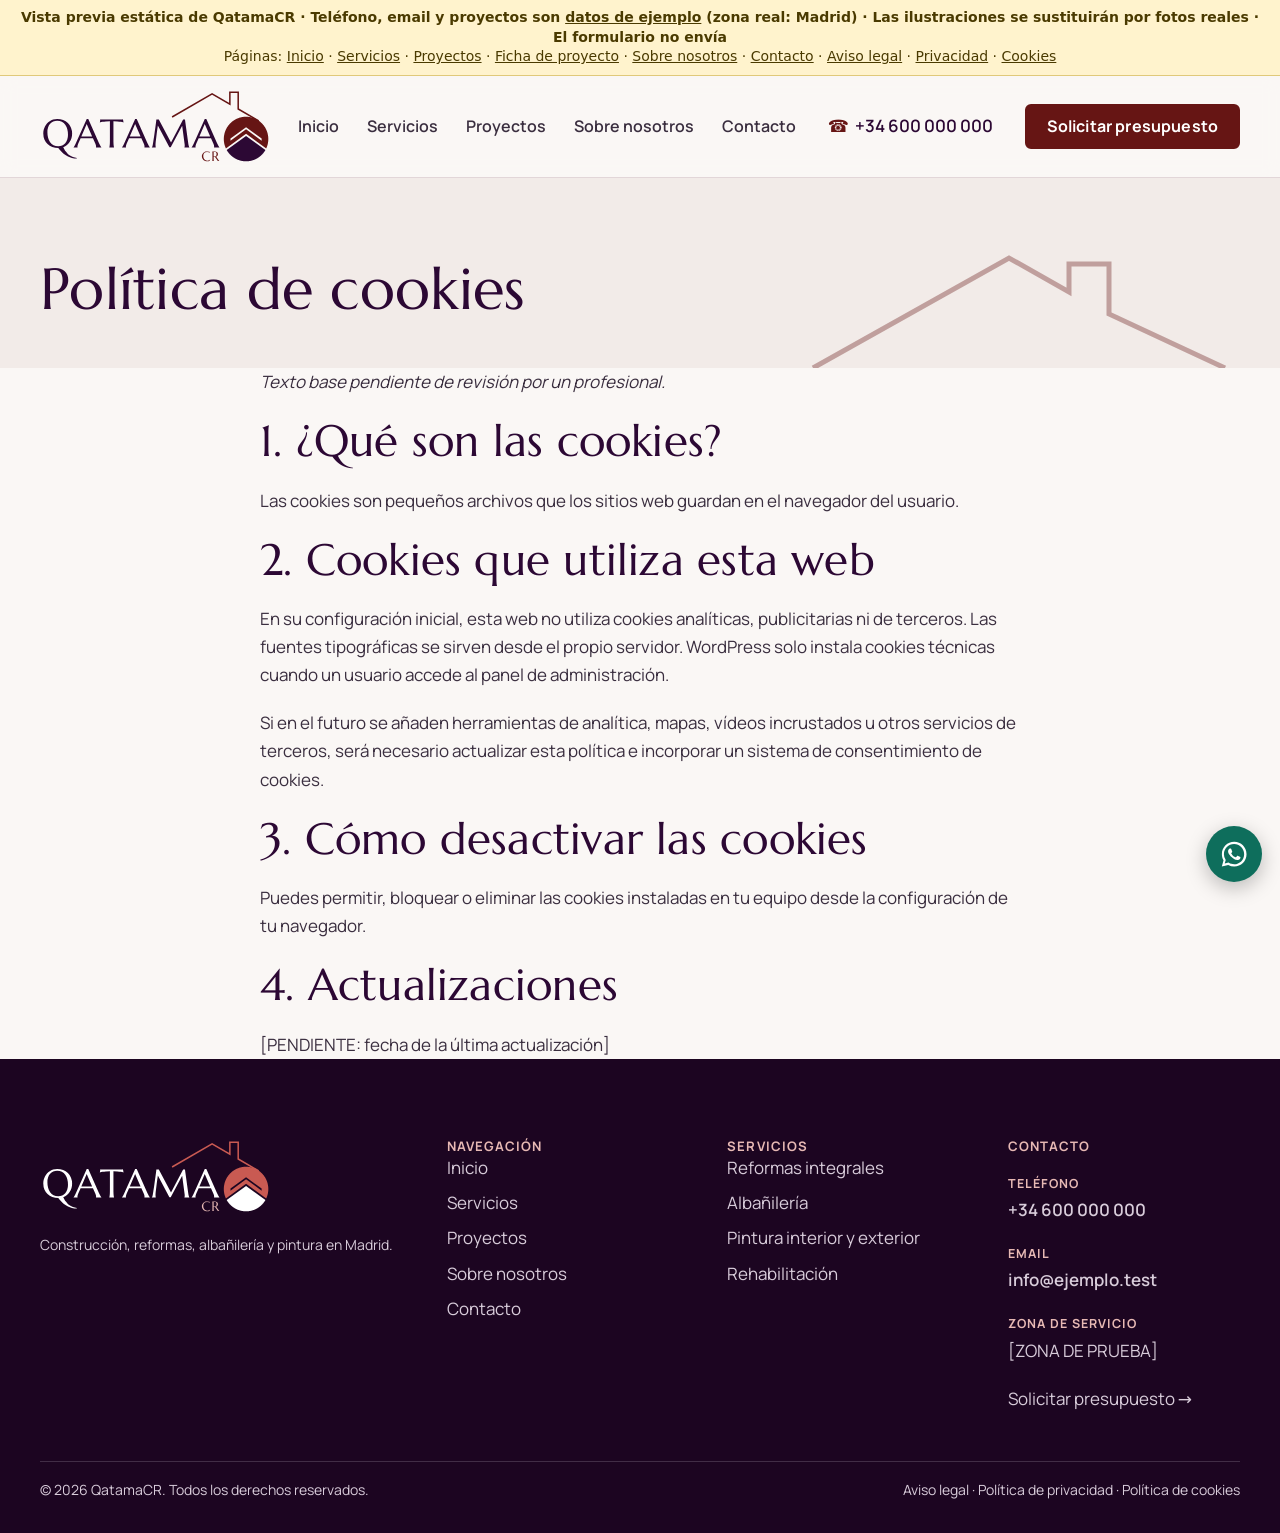
<file: politica-de-cookies.html>
<!DOCTYPE html>
<html lang="en-US">
<head>
	<meta charset="UTF-8" />
	<meta name="viewport" content="width=device-width, initial-scale=1" />
<meta name='robots' content='max-image-preview:large, noindex' />
<link rel="preload" href="assets/tema/assets/fonts/marcellus-latin-400.woff2" as="font" type="font/woff2" crossorigin>
<link rel="preload" href="assets/tema/assets/fonts/manrope-latin-variable.woff2" as="font" type="font/woff2" crossorigin>
<title>Política de cookies | QatamaCR</title>
<link rel="icon" href="assets/tema/assets/images/logo/favicon.ico" sizes="any">
<link rel="icon" href="assets/tema/assets/images/logo/favicon.svg" type="image/svg+xml">
<link rel="apple-touch-icon" href="assets/tema/assets/images/logo/apple-touch-icon-180.png">
<meta name="theme-color" content="#2C0834">

<!-- SEO: QatamaCR Core -->
<meta name="description" content="Texto base pendiente de revisión por un profesional. 1. ¿Qué son las cookies? Las cookies son pequeños archivos que los sitios web guardan en el navegador del usuario.…">
<meta property="og:locale" content="es_ES">
<meta property="og:type" content="website">
<meta property="og:site_name" content="QatamaCR">
<meta property="og:title" content="Política de cookies | QatamaCR">
<meta property="og:description" content="Texto base pendiente de revisión por un profesional. 1. ¿Qué son las cookies? Las cookies son pequeños archivos que los sitios web guardan en el navegador del usuario.…">
<meta property="og:url" content="#politica-de-cookies/">
<meta property="og:image" content="#wp-content/plugins/qatamacr-core/assets/qatamacr-og-1200x630.png">
<meta name="twitter:card" content="summary_large_image">
<script type="application/ld+json">{"@context":"https://schema.org","@graph":[{"@type":"BreadcrumbList","itemListElement":[{"@type":"ListItem","position":1,"name":"Inicio","item":"#"},{"@type":"ListItem","position":2,"name":"Política de cookies","item":"#politica-de-cookies/"}]}]}</script>
<script>
window._wpemojiSettings = {"baseUrl":"https:\/\/s.w.org\/images\/core\/emoji\/15.0.3\/72x72\/","ext":".png","svgUrl":"https:\/\/s.w.org\/images\/core\/emoji\/15.0.3\/svg\/","svgExt":".svg","source":{"concatemoji":"assets\/wp\/js\/wp-emoji-release.min.js"}};
/*! This file is auto-generated */
!function(i,n){var o,s,e;function c(e){try{var t={supportTests:e,timestamp:(new Date).valueOf()};sessionStorage.setItem(o,JSON.stringify(t))}catch(e){}}function p(e,t,n){e.clearRect(0,0,e.canvas.width,e.canvas.height),e.fillText(t,0,0);var t=new Uint32Array(e.getImageData(0,0,e.canvas.width,e.canvas.height).data),r=(e.clearRect(0,0,e.canvas.width,e.canvas.height),e.fillText(n,0,0),new Uint32Array(e.getImageData(0,0,e.canvas.width,e.canvas.height).data));return t.every(function(e,t){return e===r[t]})}function u(e,t,n){switch(t){case"flag":return n(e,"\ud83c\udff3\ufe0f\u200d\u26a7\ufe0f","\ud83c\udff3\ufe0f\u200b\u26a7\ufe0f")?!1:!n(e,"\ud83c\uddfa\ud83c\uddf3","\ud83c\uddfa\u200b\ud83c\uddf3")&&!n(e,"\ud83c\udff4\udb40\udc67\udb40\udc62\udb40\udc65\udb40\udc6e\udb40\udc67\udb40\udc7f","\ud83c\udff4\u200b\udb40\udc67\u200b\udb40\udc62\u200b\udb40\udc65\u200b\udb40\udc6e\u200b\udb40\udc67\u200b\udb40\udc7f");case"emoji":return!n(e,"\ud83d\udc26\u200d\u2b1b","\ud83d\udc26\u200b\u2b1b")}return!1}function f(e,t,n){var r="undefined"!=typeof WorkerGlobalScope&&self instanceof WorkerGlobalScope?new OffscreenCanvas(300,150):i.createElement("canvas"),a=r.getContext("2d",{willReadFrequently:!0}),o=(a.textBaseline="top",a.font="600 32px Arial",{});return e.forEach(function(e){o[e]=t(a,e,n)}),o}function t(e){var t=i.createElement("script");t.src=e,t.defer=!0,i.head.appendChild(t)}"undefined"!=typeof Promise&&(o="wpEmojiSettingsSupports",s=["flag","emoji"],n.supports={everything:!0,everythingExceptFlag:!0},e=new Promise(function(e){i.addEventListener("DOMContentLoaded",e,{once:!0})}),new Promise(function(t){var n=function(){try{var e=JSON.parse(sessionStorage.getItem(o));if("object"==typeof e&&"number"==typeof e.timestamp&&(new Date).valueOf()<e.timestamp+604800&&"object"==typeof e.supportTests)return e.supportTests}catch(e){}return null}();if(!n){if("undefined"!=typeof Worker&&"undefined"!=typeof OffscreenCanvas&&"undefined"!=typeof URL&&URL.createObjectURL&&"undefined"!=typeof Blob)try{var e="postMessage("+f.toString()+"("+[JSON.stringify(s),u.toString(),p.toString()].join(",")+"));",r=new Blob([e],{type:"text/javascript"}),a=new Worker(URL.createObjectURL(r),{name:"wpTestEmojiSupports"});return void(a.onmessage=function(e){c(n=e.data),a.terminate(),t(n)})}catch(e){}c(n=f(s,u,p))}t(n)}).then(function(e){for(var t in e)n.supports[t]=e[t],n.supports.everything=n.supports.everything&&n.supports[t],"flag"!==t&&(n.supports.everythingExceptFlag=n.supports.everythingExceptFlag&&n.supports[t]);n.supports.everythingExceptFlag=n.supports.everythingExceptFlag&&!n.supports.flag,n.DOMReady=!1,n.readyCallback=function(){n.DOMReady=!0}}).then(function(){return e}).then(function(){var e;n.supports.everything||(n.readyCallback(),(e=n.source||{}).concatemoji?t(e.concatemoji):e.wpemoji&&e.twemoji&&(t(e.twemoji),t(e.wpemoji)))}))}((window,document),window._wpemojiSettings);
</script>
<style id='wp-block-site-logo-inline-css'>
.wp-block-site-logo{box-sizing:border-box;line-height:0}.wp-block-site-logo a{display:inline-block;line-height:0}.wp-block-site-logo.is-default-size img{height:auto;width:120px}.wp-block-site-logo img{height:auto;max-width:100%}.wp-block-site-logo a,.wp-block-site-logo img{border-radius:inherit}.wp-block-site-logo.aligncenter{margin-left:auto;margin-right:auto;text-align:center}:root :where(.wp-block-site-logo.is-style-rounded){border-radius:9999px}
</style>
<style id='wp-block-navigation-link-inline-css'>
.wp-block-navigation .wp-block-navigation-item__label{overflow-wrap:break-word}.wp-block-navigation .wp-block-navigation-item__description{display:none}.link-ui-tools{border-top:1px solid #f0f0f0;padding:8px}.link-ui-block-inserter{padding-top:8px}.link-ui-block-inserter__back{margin-left:8px;text-transform:uppercase}
</style>
<link rel='stylesheet' id='wp-block-navigation-css' href='assets/wp/blocks/navigation/style.min.css' media='all' />
<style id='wp-block-button-inline-css'>
.wp-block-button__link{box-sizing:border-box;cursor:pointer;display:inline-block;text-align:center;word-break:break-word}.wp-block-button__link.aligncenter{text-align:center}.wp-block-button__link.alignright{text-align:right}:where(.wp-block-button__link){border-radius:9999px;box-shadow:none;padding:calc(.667em + 2px) calc(1.333em + 2px);text-decoration:none}.wp-block-button[style*=text-decoration] .wp-block-button__link{text-decoration:inherit}.wp-block-buttons>.wp-block-button.has-custom-width{max-width:none}.wp-block-buttons>.wp-block-button.has-custom-width .wp-block-button__link{width:100%}.wp-block-buttons>.wp-block-button.has-custom-font-size .wp-block-button__link{font-size:inherit}.wp-block-buttons>.wp-block-button.wp-block-button__width-25{width:calc(25% - var(--wp--style--block-gap, .5em)*.75)}.wp-block-buttons>.wp-block-button.wp-block-button__width-50{width:calc(50% - var(--wp--style--block-gap, .5em)*.5)}.wp-block-buttons>.wp-block-button.wp-block-button__width-75{width:calc(75% - var(--wp--style--block-gap, .5em)*.25)}.wp-block-buttons>.wp-block-button.wp-block-button__width-100{flex-basis:100%;width:100%}.wp-block-buttons.is-vertical>.wp-block-button.wp-block-button__width-25{width:25%}.wp-block-buttons.is-vertical>.wp-block-button.wp-block-button__width-50{width:50%}.wp-block-buttons.is-vertical>.wp-block-button.wp-block-button__width-75{width:75%}.wp-block-button.is-style-squared,.wp-block-button__link.wp-block-button.is-style-squared{border-radius:0}.wp-block-button.no-border-radius,.wp-block-button__link.no-border-radius{border-radius:0!important}:root :where(.wp-block-button .wp-block-button__link.is-style-outline),:root :where(.wp-block-button.is-style-outline>.wp-block-button__link){border:2px solid;padding:.667em 1.333em}:root :where(.wp-block-button .wp-block-button__link.is-style-outline:not(.has-text-color)),:root :where(.wp-block-button.is-style-outline>.wp-block-button__link:not(.has-text-color)){color:currentColor}:root :where(.wp-block-button .wp-block-button__link.is-style-outline:not(.has-background)),:root :where(.wp-block-button.is-style-outline>.wp-block-button__link:not(.has-background)){background-color:initial;background-image:none}
</style>
<style id='wp-block-buttons-inline-css'>
.wp-block-buttons.is-vertical{flex-direction:column}.wp-block-buttons.is-vertical>.wp-block-button:last-child{margin-bottom:0}.wp-block-buttons>.wp-block-button{display:inline-block;margin:0}.wp-block-buttons.is-content-justification-left{justify-content:flex-start}.wp-block-buttons.is-content-justification-left.is-vertical{align-items:flex-start}.wp-block-buttons.is-content-justification-center{justify-content:center}.wp-block-buttons.is-content-justification-center.is-vertical{align-items:center}.wp-block-buttons.is-content-justification-right{justify-content:flex-end}.wp-block-buttons.is-content-justification-right.is-vertical{align-items:flex-end}.wp-block-buttons.is-content-justification-space-between{justify-content:space-between}.wp-block-buttons.aligncenter{text-align:center}.wp-block-buttons:not(.is-content-justification-space-between,.is-content-justification-right,.is-content-justification-left,.is-content-justification-center) .wp-block-button.aligncenter{margin-left:auto;margin-right:auto;width:100%}.wp-block-buttons[style*=text-decoration] .wp-block-button,.wp-block-buttons[style*=text-decoration] .wp-block-button__link{text-decoration:inherit}.wp-block-buttons.has-custom-font-size .wp-block-button__link{font-size:inherit}.wp-block-button.aligncenter{text-align:center}
</style>
<style id='wp-block-group-inline-css'>
.wp-block-group{box-sizing:border-box}:where(.wp-block-group.wp-block-group-is-layout-constrained){position:relative}
</style>
<style id='wp-block-group-theme-inline-css'>
:where(.wp-block-group.has-background){padding:1.25em 2.375em}
</style>
<style id='wp-block-template-part-theme-inline-css'>
:root :where(.wp-block-template-part.has-background){margin-bottom:0;margin-top:0;padding:1.25em 2.375em}
</style>
<style id='wp-block-post-title-inline-css'>
.wp-block-post-title{box-sizing:border-box;word-break:break-word}.wp-block-post-title a{display:inline-block}
</style>
<style id='wp-block-paragraph-inline-css'>
.is-small-text{font-size:.875em}.is-regular-text{font-size:1em}.is-large-text{font-size:2.25em}.is-larger-text{font-size:3em}.has-drop-cap:not(:focus):first-letter{float:left;font-size:8.4em;font-style:normal;font-weight:100;line-height:.68;margin:.05em .1em 0 0;text-transform:uppercase}body.rtl .has-drop-cap:not(:focus):first-letter{float:none;margin-left:.1em}p.has-drop-cap.has-background{overflow:hidden}:root :where(p.has-background){padding:1.25em 2.375em}:where(p.has-text-color:not(.has-link-color)) a{color:inherit}p.has-text-align-left[style*="writing-mode:vertical-lr"],p.has-text-align-right[style*="writing-mode:vertical-rl"]{rotate:180deg}
</style>
<style id='wp-block-heading-inline-css'>
h1.has-background,h2.has-background,h3.has-background,h4.has-background,h5.has-background,h6.has-background{padding:1.25em 2.375em}h1.has-text-align-left[style*=writing-mode]:where([style*=vertical-lr]),h1.has-text-align-right[style*=writing-mode]:where([style*=vertical-rl]),h2.has-text-align-left[style*=writing-mode]:where([style*=vertical-lr]),h2.has-text-align-right[style*=writing-mode]:where([style*=vertical-rl]),h3.has-text-align-left[style*=writing-mode]:where([style*=vertical-lr]),h3.has-text-align-right[style*=writing-mode]:where([style*=vertical-rl]),h4.has-text-align-left[style*=writing-mode]:where([style*=vertical-lr]),h4.has-text-align-right[style*=writing-mode]:where([style*=vertical-rl]),h5.has-text-align-left[style*=writing-mode]:where([style*=vertical-lr]),h5.has-text-align-right[style*=writing-mode]:where([style*=vertical-rl]),h6.has-text-align-left[style*=writing-mode]:where([style*=vertical-lr]),h6.has-text-align-right[style*=writing-mode]:where([style*=vertical-rl]){rotate:180deg}
</style>
<style id='wp-block-list-inline-css'>
ol,ul{box-sizing:border-box}:root :where(ul.has-background,ol.has-background){padding:1.25em 2.375em}
</style>
<style id='wp-block-columns-inline-css'>
.wp-block-columns{align-items:normal!important;box-sizing:border-box;display:flex;flex-wrap:wrap!important}@media (min-width:782px){.wp-block-columns{flex-wrap:nowrap!important}}.wp-block-columns.are-vertically-aligned-top{align-items:flex-start}.wp-block-columns.are-vertically-aligned-center{align-items:center}.wp-block-columns.are-vertically-aligned-bottom{align-items:flex-end}@media (max-width:781px){.wp-block-columns:not(.is-not-stacked-on-mobile)>.wp-block-column{flex-basis:100%!important}}@media (min-width:782px){.wp-block-columns:not(.is-not-stacked-on-mobile)>.wp-block-column{flex-basis:0;flex-grow:1}.wp-block-columns:not(.is-not-stacked-on-mobile)>.wp-block-column[style*=flex-basis]{flex-grow:0}}.wp-block-columns.is-not-stacked-on-mobile{flex-wrap:nowrap!important}.wp-block-columns.is-not-stacked-on-mobile>.wp-block-column{flex-basis:0;flex-grow:1}.wp-block-columns.is-not-stacked-on-mobile>.wp-block-column[style*=flex-basis]{flex-grow:0}:where(.wp-block-columns){margin-bottom:1.75em}:where(.wp-block-columns.has-background){padding:1.25em 2.375em}.wp-block-column{flex-grow:1;min-width:0;overflow-wrap:break-word;word-break:break-word}.wp-block-column.is-vertically-aligned-top{align-self:flex-start}.wp-block-column.is-vertically-aligned-center{align-self:center}.wp-block-column.is-vertically-aligned-bottom{align-self:flex-end}.wp-block-column.is-vertically-aligned-stretch{align-self:stretch}.wp-block-column.is-vertically-aligned-bottom,.wp-block-column.is-vertically-aligned-center,.wp-block-column.is-vertically-aligned-top{width:100%}
</style>
<style id='wp-emoji-styles-inline-css'>

	img.wp-smiley, img.emoji {
		display: inline !important;
		border: none !important;
		box-shadow: none !important;
		height: 1em !important;
		width: 1em !important;
		margin: 0 0.07em !important;
		vertical-align: -0.1em !important;
		background: none !important;
		padding: 0 !important;
	}
</style>
<style id='wp-block-library-inline-css'>
:root{--wp-admin-theme-color:#007cba;--wp-admin-theme-color--rgb:0,124,186;--wp-admin-theme-color-darker-10:#006ba1;--wp-admin-theme-color-darker-10--rgb:0,107,161;--wp-admin-theme-color-darker-20:#005a87;--wp-admin-theme-color-darker-20--rgb:0,90,135;--wp-admin-border-width-focus:2px;--wp-block-synced-color:#7a00df;--wp-block-synced-color--rgb:122,0,223;--wp-bound-block-color:var(--wp-block-synced-color)}@media (min-resolution:192dpi){:root{--wp-admin-border-width-focus:1.5px}}.wp-element-button{cursor:pointer}:root{--wp--preset--font-size--normal:16px;--wp--preset--font-size--huge:42px}:root .has-very-light-gray-background-color{background-color:#eee}:root .has-very-dark-gray-background-color{background-color:#313131}:root .has-very-light-gray-color{color:#eee}:root .has-very-dark-gray-color{color:#313131}:root .has-vivid-green-cyan-to-vivid-cyan-blue-gradient-background{background:linear-gradient(135deg,#00d084,#0693e3)}:root .has-purple-crush-gradient-background{background:linear-gradient(135deg,#34e2e4,#4721fb 50%,#ab1dfe)}:root .has-hazy-dawn-gradient-background{background:linear-gradient(135deg,#faaca8,#dad0ec)}:root .has-subdued-olive-gradient-background{background:linear-gradient(135deg,#fafae1,#67a671)}:root .has-atomic-cream-gradient-background{background:linear-gradient(135deg,#fdd79a,#004a59)}:root .has-nightshade-gradient-background{background:linear-gradient(135deg,#330968,#31cdcf)}:root .has-midnight-gradient-background{background:linear-gradient(135deg,#020381,#2874fc)}.has-regular-font-size{font-size:1em}.has-larger-font-size{font-size:2.625em}.has-normal-font-size{font-size:var(--wp--preset--font-size--normal)}.has-huge-font-size{font-size:var(--wp--preset--font-size--huge)}.has-text-align-center{text-align:center}.has-text-align-left{text-align:left}.has-text-align-right{text-align:right}#end-resizable-editor-section{display:none}.aligncenter{clear:both}.items-justified-left{justify-content:flex-start}.items-justified-center{justify-content:center}.items-justified-right{justify-content:flex-end}.items-justified-space-between{justify-content:space-between}.screen-reader-text{border:0;clip:rect(1px,1px,1px,1px);clip-path:inset(50%);height:1px;margin:-1px;overflow:hidden;padding:0;position:absolute;width:1px;word-wrap:normal!important}.screen-reader-text:focus{background-color:#ddd;clip:auto!important;clip-path:none;color:#444;display:block;font-size:1em;height:auto;left:5px;line-height:normal;padding:15px 23px 14px;text-decoration:none;top:5px;width:auto;z-index:100000}html :where(.has-border-color){border-style:solid}html :where([style*=border-top-color]){border-top-style:solid}html :where([style*=border-right-color]){border-right-style:solid}html :where([style*=border-bottom-color]){border-bottom-style:solid}html :where([style*=border-left-color]){border-left-style:solid}html :where([style*=border-width]){border-style:solid}html :where([style*=border-top-width]){border-top-style:solid}html :where([style*=border-right-width]){border-right-style:solid}html :where([style*=border-bottom-width]){border-bottom-style:solid}html :where([style*=border-left-width]){border-left-style:solid}html :where(img[class*=wp-image-]){height:auto;max-width:100%}:where(figure){margin:0 0 1em}html :where(.is-position-sticky){--wp-admin--admin-bar--position-offset:var(--wp-admin--admin-bar--height,0px)}@media screen and (max-width:600px){html :where(.is-position-sticky){--wp-admin--admin-bar--position-offset:0px}}
</style>
<link rel='stylesheet' id='qatamacr-core-css' href='assets/plugin/assets/qatamacr-core.css' media='all' />
<style id='global-styles-inline-css'>
:root{--wp--preset--aspect-ratio--square: 1;--wp--preset--aspect-ratio--4-3: 4/3;--wp--preset--aspect-ratio--3-4: 3/4;--wp--preset--aspect-ratio--3-2: 3/2;--wp--preset--aspect-ratio--2-3: 2/3;--wp--preset--aspect-ratio--16-9: 16/9;--wp--preset--aspect-ratio--9-16: 9/16;--wp--preset--color--black: #000000;--wp--preset--color--cyan-bluish-gray: #abb8c3;--wp--preset--color--white: #ffffff;--wp--preset--color--pale-pink: #f78da7;--wp--preset--color--vivid-red: #cf2e2e;--wp--preset--color--luminous-vivid-orange: #ff6900;--wp--preset--color--luminous-vivid-amber: #fcb900;--wp--preset--color--light-green-cyan: #7bdcb5;--wp--preset--color--vivid-green-cyan: #00d084;--wp--preset--color--pale-cyan-blue: #8ed1fc;--wp--preset--color--vivid-cyan-blue: #0693e3;--wp--preset--color--vivid-purple: #9b51e0;--wp--preset--color--berenjena: #2C0834;--wp--preset--color--berenjena-oscuro: #1C0521;--wp--preset--color--berenjena-medio: #4A1F55;--wp--preset--color--burdeos: #661514;--wp--preset--color--burdeos-oscuro: #4A0F0E;--wp--preset--color--teja: #B4433B;--wp--preset--color--rosa-teja: #E7B9B4;--wp--preset--color--lila-claro: #D8CCDA;--wp--preset--color--texto: #3A2E3F;--wp--preset--color--texto-suave: #5F5266;--wp--preset--color--borde: #E2D6D8;--wp--preset--color--superficie: #F2EBE8;--wp--preset--color--fondo: #FAF7F5;--wp--preset--color--blanco: #FFFFFF;--wp--preset--gradient--vivid-cyan-blue-to-vivid-purple: linear-gradient(135deg,rgba(6,147,227,1) 0%,rgb(155,81,224) 100%);--wp--preset--gradient--light-green-cyan-to-vivid-green-cyan: linear-gradient(135deg,rgb(122,220,180) 0%,rgb(0,208,130) 100%);--wp--preset--gradient--luminous-vivid-amber-to-luminous-vivid-orange: linear-gradient(135deg,rgba(252,185,0,1) 0%,rgba(255,105,0,1) 100%);--wp--preset--gradient--luminous-vivid-orange-to-vivid-red: linear-gradient(135deg,rgba(255,105,0,1) 0%,rgb(207,46,46) 100%);--wp--preset--gradient--very-light-gray-to-cyan-bluish-gray: linear-gradient(135deg,rgb(238,238,238) 0%,rgb(169,184,195) 100%);--wp--preset--gradient--cool-to-warm-spectrum: linear-gradient(135deg,rgb(74,234,220) 0%,rgb(151,120,209) 20%,rgb(207,42,186) 40%,rgb(238,44,130) 60%,rgb(251,105,98) 80%,rgb(254,248,76) 100%);--wp--preset--gradient--blush-light-purple: linear-gradient(135deg,rgb(255,206,236) 0%,rgb(152,150,240) 100%);--wp--preset--gradient--blush-bordeaux: linear-gradient(135deg,rgb(254,205,165) 0%,rgb(254,45,45) 50%,rgb(107,0,62) 100%);--wp--preset--gradient--luminous-dusk: linear-gradient(135deg,rgb(255,203,112) 0%,rgb(199,81,192) 50%,rgb(65,88,208) 100%);--wp--preset--gradient--pale-ocean: linear-gradient(135deg,rgb(255,245,203) 0%,rgb(182,227,212) 50%,rgb(51,167,181) 100%);--wp--preset--gradient--electric-grass: linear-gradient(135deg,rgb(202,248,128) 0%,rgb(113,206,126) 100%);--wp--preset--gradient--midnight: linear-gradient(135deg,rgb(2,3,129) 0%,rgb(40,116,252) 100%);--wp--preset--font-size--small: 13px;--wp--preset--font-size--medium: clamp(14px, 0.875rem + ((1vw - 3.2px) * 0.652), 20px);--wp--preset--font-size--large: clamp(22.041px, 1.378rem + ((1vw - 3.2px) * 1.517), 36px);--wp--preset--font-size--x-large: clamp(25.014px, 1.563rem + ((1vw - 3.2px) * 1.846), 42px);--wp--preset--font-size--pequeno: 0.875rem;--wp--preset--font-size--base: 1.0625rem;--wp--preset--font-size--destacado: clamp(1.125rem, 1.125rem + ((1vw - 0.2rem) * 0.327), 1.3125rem);--wp--preset--font-size--grande: clamp(1.4rem, 1.4rem + ((1vw - 0.2rem) * 0.826), 1.875rem);--wp--preset--font-size--muy-grande: clamp(1.875rem, 1.875rem + ((1vw - 0.2rem) * 1.522), 2.75rem);--wp--preset--font-size--enorme: clamp(2.25rem, 2.25rem + ((1vw - 0.2rem) * 2.348), 3.6rem);--wp--preset--font-family--titulares: Marcellus, 'Times New Roman', Georgia, serif;--wp--preset--font-family--texto: Manrope, system-ui, -apple-system, 'Segoe UI', Roboto, Arial, sans-serif;--wp--preset--spacing--20: 0.75rem;--wp--preset--spacing--30: 1rem;--wp--preset--spacing--40: clamp(1.5rem, 3vw, 2rem);--wp--preset--spacing--50: clamp(2rem, 5vw, 3rem);--wp--preset--spacing--60: clamp(3rem, 7vw, 5rem);--wp--preset--spacing--70: clamp(4rem, 10vw, 7.5rem);--wp--preset--spacing--80: 5.06rem;--wp--preset--spacing--10: 0.5rem;--wp--preset--shadow--natural: 6px 6px 9px rgba(0, 0, 0, 0.2);--wp--preset--shadow--deep: 12px 12px 50px rgba(0, 0, 0, 0.4);--wp--preset--shadow--sharp: 6px 6px 0px rgba(0, 0, 0, 0.2);--wp--preset--shadow--outlined: 6px 6px 0px -3px rgba(255, 255, 255, 1), 6px 6px rgba(0, 0, 0, 1);--wp--preset--shadow--crisp: 6px 6px 0px rgba(0, 0, 0, 1);--wp--preset--shadow--suave: 0 1px 2px rgba(44, 8, 52, 0.06), 0 8px 24px rgba(44, 8, 52, 0.08);--wp--preset--shadow--elevada: 0 2px 4px rgba(44, 8, 52, 0.08), 0 18px 40px rgba(44, 8, 52, 0.14);--wp--custom--radio: 6px;--wp--custom--transicion: 180ms ease;}:root { --wp--style--global--content-size: 760px;--wp--style--global--wide-size: 1240px; }:where(body) { margin: 0; }.wp-site-blocks { padding-top: var(--wp--style--root--padding-top); padding-bottom: var(--wp--style--root--padding-bottom); }.has-global-padding { padding-right: var(--wp--style--root--padding-right); padding-left: var(--wp--style--root--padding-left); }.has-global-padding > .alignfull { margin-right: calc(var(--wp--style--root--padding-right) * -1); margin-left: calc(var(--wp--style--root--padding-left) * -1); }.has-global-padding :where(:not(.alignfull.is-layout-flow) > .has-global-padding:not(.wp-block-block, .alignfull)) { padding-right: 0; padding-left: 0; }.has-global-padding :where(:not(.alignfull.is-layout-flow) > .has-global-padding:not(.wp-block-block, .alignfull)) > .alignfull { margin-left: 0; margin-right: 0; }.wp-site-blocks > .alignleft { float: left; margin-right: 2em; }.wp-site-blocks > .alignright { float: right; margin-left: 2em; }.wp-site-blocks > .aligncenter { justify-content: center; margin-left: auto; margin-right: auto; }:where(.wp-site-blocks) > * { margin-block-start: 1.25rem; margin-block-end: 0; }:where(.wp-site-blocks) > :first-child { margin-block-start: 0; }:where(.wp-site-blocks) > :last-child { margin-block-end: 0; }:root { --wp--style--block-gap: 1.25rem; }.is-layout-flow  > :first-child{margin-block-start: 0;}.is-layout-flow  > :last-child{margin-block-end: 0;}.is-layout-flow  > *{margin-block-start: 1.25rem;margin-block-end: 0;}.is-layout-constrained  > :first-child{margin-block-start: 0;}.is-layout-constrained  > :last-child{margin-block-end: 0;}.is-layout-constrained  > *{margin-block-start: 1.25rem;margin-block-end: 0;}.is-layout-flex {gap: 1.25rem;}.is-layout-grid {gap: 1.25rem;}.is-layout-flow > .alignleft{float: left;margin-inline-start: 0;margin-inline-end: 2em;}.is-layout-flow > .alignright{float: right;margin-inline-start: 2em;margin-inline-end: 0;}.is-layout-flow > .aligncenter{margin-left: auto !important;margin-right: auto !important;}.is-layout-constrained > .alignleft{float: left;margin-inline-start: 0;margin-inline-end: 2em;}.is-layout-constrained > .alignright{float: right;margin-inline-start: 2em;margin-inline-end: 0;}.is-layout-constrained > .aligncenter{margin-left: auto !important;margin-right: auto !important;}.is-layout-constrained > :where(:not(.alignleft):not(.alignright):not(.alignfull)){max-width: var(--wp--style--global--content-size);margin-left: auto !important;margin-right: auto !important;}.is-layout-constrained > .alignwide{max-width: var(--wp--style--global--wide-size);}body .is-layout-flex{display: flex;}.is-layout-flex{flex-wrap: wrap;align-items: center;}.is-layout-flex > :is(*, div){margin: 0;}body .is-layout-grid{display: grid;}.is-layout-grid > :is(*, div){margin: 0;}:root :where(body){background-color: var(--wp--preset--color--fondo);color: var(--wp--preset--color--texto);font-family: var(--wp--preset--font-family--texto);font-size: var(--wp--preset--font-size--base);font-weight: 400;line-height: 1.65;--wp--style--root--padding-top: 0;--wp--style--root--padding-right: clamp(1.25rem, 4vw, 2.5rem);--wp--style--root--padding-bottom: 0;--wp--style--root--padding-left: clamp(1.25rem, 4vw, 2.5rem);}:root :where(a:where(:not(.wp-element-button))){color: var(--wp--preset--color--burdeos);text-decoration: underline;}:root :where(a:where(:not(.wp-element-button)):hover){color: var(--wp--preset--color--berenjena);}:root :where(a:where(:not(.wp-element-button)):focus){color: var(--wp--preset--color--berenjena);}:root :where(h1, h2, h3, h4, h5, h6){color: var(--wp--preset--color--berenjena);font-family: var(--wp--preset--font-family--titulares);font-weight: 400;letter-spacing: 0.005em;line-height: 1.15;}:root :where(h1){font-size: var(--wp--preset--font-size--enorme);line-height: 1.08;}:root :where(h2){font-size: var(--wp--preset--font-size--muy-grande);}:root :where(h3){font-size: var(--wp--preset--font-size--grande);line-height: 1.2;}:root :where(h4){font-family: var(--wp--preset--font-family--texto);font-size: var(--wp--preset--font-size--destacado);font-weight: 700;line-height: 1.3;}:root :where(h5){font-family: var(--wp--preset--font-family--texto);font-size: var(--wp--preset--font-size--base);font-weight: 700;}:root :where(h6){font-family: var(--wp--preset--font-family--texto);font-size: var(--wp--preset--font-size--pequeno);font-weight: 700;letter-spacing: 0.08em;text-transform: uppercase;}:root :where(.wp-element-button, .wp-block-button__link){background-color: var(--wp--preset--color--burdeos);border-radius: var(--wp--custom--radio);border-color: var(--wp--preset--color--burdeos);border-width: 2px;border-style: solid;color: var(--wp--preset--color--blanco);font-family: var(--wp--preset--font-family--texto);font-size: clamp(0.875rem, 0.875rem + ((1vw - 0.2rem) * 0.217), 1rem);font-weight: 700;letter-spacing: 0.01em;line-height: 1.2;padding-top: 0.85rem;padding-right: 1.6rem;padding-bottom: 0.85rem;padding-left: 1.6rem;text-decoration: none;}:root :where(.wp-element-button:hover, .wp-block-button__link:hover){background-color: var(--wp--preset--color--burdeos-oscuro);border-color: var(--wp--preset--color--burdeos-oscuro);color: var(--wp--preset--color--blanco);}:root :where(.wp-element-button:focus, .wp-block-button__link:focus){background-color: var(--wp--preset--color--burdeos-oscuro);color: var(--wp--preset--color--blanco);}:root :where(.wp-element-caption, .wp-block-audio figcaption, .wp-block-embed figcaption, .wp-block-gallery figcaption, .wp-block-image figcaption, .wp-block-table figcaption, .wp-block-video figcaption){color: var(--wp--preset--color--texto-suave);font-size: var(--wp--preset--font-size--pequeno);}.has-black-color{color: var(--wp--preset--color--black) !important;}.has-cyan-bluish-gray-color{color: var(--wp--preset--color--cyan-bluish-gray) !important;}.has-white-color{color: var(--wp--preset--color--white) !important;}.has-pale-pink-color{color: var(--wp--preset--color--pale-pink) !important;}.has-vivid-red-color{color: var(--wp--preset--color--vivid-red) !important;}.has-luminous-vivid-orange-color{color: var(--wp--preset--color--luminous-vivid-orange) !important;}.has-luminous-vivid-amber-color{color: var(--wp--preset--color--luminous-vivid-amber) !important;}.has-light-green-cyan-color{color: var(--wp--preset--color--light-green-cyan) !important;}.has-vivid-green-cyan-color{color: var(--wp--preset--color--vivid-green-cyan) !important;}.has-pale-cyan-blue-color{color: var(--wp--preset--color--pale-cyan-blue) !important;}.has-vivid-cyan-blue-color{color: var(--wp--preset--color--vivid-cyan-blue) !important;}.has-vivid-purple-color{color: var(--wp--preset--color--vivid-purple) !important;}.has-berenjena-color{color: var(--wp--preset--color--berenjena) !important;}.has-berenjena-oscuro-color{color: var(--wp--preset--color--berenjena-oscuro) !important;}.has-berenjena-medio-color{color: var(--wp--preset--color--berenjena-medio) !important;}.has-burdeos-color{color: var(--wp--preset--color--burdeos) !important;}.has-burdeos-oscuro-color{color: var(--wp--preset--color--burdeos-oscuro) !important;}.has-teja-color{color: var(--wp--preset--color--teja) !important;}.has-rosa-teja-color{color: var(--wp--preset--color--rosa-teja) !important;}.has-lila-claro-color{color: var(--wp--preset--color--lila-claro) !important;}.has-texto-color{color: var(--wp--preset--color--texto) !important;}.has-texto-suave-color{color: var(--wp--preset--color--texto-suave) !important;}.has-borde-color{color: var(--wp--preset--color--borde) !important;}.has-superficie-color{color: var(--wp--preset--color--superficie) !important;}.has-fondo-color{color: var(--wp--preset--color--fondo) !important;}.has-blanco-color{color: var(--wp--preset--color--blanco) !important;}.has-black-background-color{background-color: var(--wp--preset--color--black) !important;}.has-cyan-bluish-gray-background-color{background-color: var(--wp--preset--color--cyan-bluish-gray) !important;}.has-white-background-color{background-color: var(--wp--preset--color--white) !important;}.has-pale-pink-background-color{background-color: var(--wp--preset--color--pale-pink) !important;}.has-vivid-red-background-color{background-color: var(--wp--preset--color--vivid-red) !important;}.has-luminous-vivid-orange-background-color{background-color: var(--wp--preset--color--luminous-vivid-orange) !important;}.has-luminous-vivid-amber-background-color{background-color: var(--wp--preset--color--luminous-vivid-amber) !important;}.has-light-green-cyan-background-color{background-color: var(--wp--preset--color--light-green-cyan) !important;}.has-vivid-green-cyan-background-color{background-color: var(--wp--preset--color--vivid-green-cyan) !important;}.has-pale-cyan-blue-background-color{background-color: var(--wp--preset--color--pale-cyan-blue) !important;}.has-vivid-cyan-blue-background-color{background-color: var(--wp--preset--color--vivid-cyan-blue) !important;}.has-vivid-purple-background-color{background-color: var(--wp--preset--color--vivid-purple) !important;}.has-berenjena-background-color{background-color: var(--wp--preset--color--berenjena) !important;}.has-berenjena-oscuro-background-color{background-color: var(--wp--preset--color--berenjena-oscuro) !important;}.has-berenjena-medio-background-color{background-color: var(--wp--preset--color--berenjena-medio) !important;}.has-burdeos-background-color{background-color: var(--wp--preset--color--burdeos) !important;}.has-burdeos-oscuro-background-color{background-color: var(--wp--preset--color--burdeos-oscuro) !important;}.has-teja-background-color{background-color: var(--wp--preset--color--teja) !important;}.has-rosa-teja-background-color{background-color: var(--wp--preset--color--rosa-teja) !important;}.has-lila-claro-background-color{background-color: var(--wp--preset--color--lila-claro) !important;}.has-texto-background-color{background-color: var(--wp--preset--color--texto) !important;}.has-texto-suave-background-color{background-color: var(--wp--preset--color--texto-suave) !important;}.has-borde-background-color{background-color: var(--wp--preset--color--borde) !important;}.has-superficie-background-color{background-color: var(--wp--preset--color--superficie) !important;}.has-fondo-background-color{background-color: var(--wp--preset--color--fondo) !important;}.has-blanco-background-color{background-color: var(--wp--preset--color--blanco) !important;}.has-black-border-color{border-color: var(--wp--preset--color--black) !important;}.has-cyan-bluish-gray-border-color{border-color: var(--wp--preset--color--cyan-bluish-gray) !important;}.has-white-border-color{border-color: var(--wp--preset--color--white) !important;}.has-pale-pink-border-color{border-color: var(--wp--preset--color--pale-pink) !important;}.has-vivid-red-border-color{border-color: var(--wp--preset--color--vivid-red) !important;}.has-luminous-vivid-orange-border-color{border-color: var(--wp--preset--color--luminous-vivid-orange) !important;}.has-luminous-vivid-amber-border-color{border-color: var(--wp--preset--color--luminous-vivid-amber) !important;}.has-light-green-cyan-border-color{border-color: var(--wp--preset--color--light-green-cyan) !important;}.has-vivid-green-cyan-border-color{border-color: var(--wp--preset--color--vivid-green-cyan) !important;}.has-pale-cyan-blue-border-color{border-color: var(--wp--preset--color--pale-cyan-blue) !important;}.has-vivid-cyan-blue-border-color{border-color: var(--wp--preset--color--vivid-cyan-blue) !important;}.has-vivid-purple-border-color{border-color: var(--wp--preset--color--vivid-purple) !important;}.has-berenjena-border-color{border-color: var(--wp--preset--color--berenjena) !important;}.has-berenjena-oscuro-border-color{border-color: var(--wp--preset--color--berenjena-oscuro) !important;}.has-berenjena-medio-border-color{border-color: var(--wp--preset--color--berenjena-medio) !important;}.has-burdeos-border-color{border-color: var(--wp--preset--color--burdeos) !important;}.has-burdeos-oscuro-border-color{border-color: var(--wp--preset--color--burdeos-oscuro) !important;}.has-teja-border-color{border-color: var(--wp--preset--color--teja) !important;}.has-rosa-teja-border-color{border-color: var(--wp--preset--color--rosa-teja) !important;}.has-lila-claro-border-color{border-color: var(--wp--preset--color--lila-claro) !important;}.has-texto-border-color{border-color: var(--wp--preset--color--texto) !important;}.has-texto-suave-border-color{border-color: var(--wp--preset--color--texto-suave) !important;}.has-borde-border-color{border-color: var(--wp--preset--color--borde) !important;}.has-superficie-border-color{border-color: var(--wp--preset--color--superficie) !important;}.has-fondo-border-color{border-color: var(--wp--preset--color--fondo) !important;}.has-blanco-border-color{border-color: var(--wp--preset--color--blanco) !important;}.has-vivid-cyan-blue-to-vivid-purple-gradient-background{background: var(--wp--preset--gradient--vivid-cyan-blue-to-vivid-purple) !important;}.has-light-green-cyan-to-vivid-green-cyan-gradient-background{background: var(--wp--preset--gradient--light-green-cyan-to-vivid-green-cyan) !important;}.has-luminous-vivid-amber-to-luminous-vivid-orange-gradient-background{background: var(--wp--preset--gradient--luminous-vivid-amber-to-luminous-vivid-orange) !important;}.has-luminous-vivid-orange-to-vivid-red-gradient-background{background: var(--wp--preset--gradient--luminous-vivid-orange-to-vivid-red) !important;}.has-very-light-gray-to-cyan-bluish-gray-gradient-background{background: var(--wp--preset--gradient--very-light-gray-to-cyan-bluish-gray) !important;}.has-cool-to-warm-spectrum-gradient-background{background: var(--wp--preset--gradient--cool-to-warm-spectrum) !important;}.has-blush-light-purple-gradient-background{background: var(--wp--preset--gradient--blush-light-purple) !important;}.has-blush-bordeaux-gradient-background{background: var(--wp--preset--gradient--blush-bordeaux) !important;}.has-luminous-dusk-gradient-background{background: var(--wp--preset--gradient--luminous-dusk) !important;}.has-pale-ocean-gradient-background{background: var(--wp--preset--gradient--pale-ocean) !important;}.has-electric-grass-gradient-background{background: var(--wp--preset--gradient--electric-grass) !important;}.has-midnight-gradient-background{background: var(--wp--preset--gradient--midnight) !important;}.has-small-font-size{font-size: var(--wp--preset--font-size--small) !important;}.has-medium-font-size{font-size: var(--wp--preset--font-size--medium) !important;}.has-large-font-size{font-size: var(--wp--preset--font-size--large) !important;}.has-x-large-font-size{font-size: var(--wp--preset--font-size--x-large) !important;}.has-pequeno-font-size{font-size: var(--wp--preset--font-size--pequeno) !important;}.has-base-font-size{font-size: var(--wp--preset--font-size--base) !important;}.has-destacado-font-size{font-size: var(--wp--preset--font-size--destacado) !important;}.has-grande-font-size{font-size: var(--wp--preset--font-size--grande) !important;}.has-muy-grande-font-size{font-size: var(--wp--preset--font-size--muy-grande) !important;}.has-enorme-font-size{font-size: var(--wp--preset--font-size--enorme) !important;}.has-titulares-font-family{font-family: var(--wp--preset--font-family--titulares) !important;}.has-texto-font-family{font-family: var(--wp--preset--font-family--texto) !important;}
:root :where(.wp-block-navigation){font-size: clamp(0.875rem, 0.875rem + ((1vw - 0.2rem) * 0.217), 1rem);font-weight: 600;}
:root :where(.wp-block-post-title){font-family: var(--wp--preset--font-family--titulares);}
:root :where(.wp-block-list){padding-left: 1.25rem;}
</style>
<style id='core-block-supports-inline-css'>
.wp-container-core-navigation-is-layout-1{gap:1.75rem;justify-content:flex-end;}.wp-container-core-group-is-layout-1{flex-wrap:nowrap;gap:2rem;}.wp-container-core-group-is-layout-2{flex-wrap:nowrap;justify-content:space-between;}.wp-container-core-group-is-layout-3 > :where(:not(.alignleft):not(.alignright):not(.alignfull)){max-width:1240px;margin-left:auto !important;margin-right:auto !important;}.wp-container-core-group-is-layout-3 > .alignwide{max-width:1240px;}.wp-container-core-group-is-layout-3 .alignfull{max-width:none;}.wp-container-core-group-is-layout-4 > :where(:not(.alignleft):not(.alignright):not(.alignfull)){max-width:1240px;margin-left:auto !important;margin-right:auto !important;}.wp-container-core-group-is-layout-4 > .alignwide{max-width:1240px;}.wp-container-core-group-is-layout-4 .alignfull{max-width:none;}.wp-container-core-columns-is-layout-1{flex-wrap:nowrap;gap:2em var(--wp--preset--spacing--50);}.wp-container-core-group-is-layout-6{justify-content:space-between;}.wp-container-core-group-is-layout-7 > :where(:not(.alignleft):not(.alignright):not(.alignfull)){max-width:1240px;margin-left:auto !important;margin-right:auto !important;}.wp-container-core-group-is-layout-7 > .alignwide{max-width:1240px;}.wp-container-core-group-is-layout-7 .alignfull{max-width:none;}
</style>
<style id='wp-block-template-skip-link-inline-css'>

		.skip-link.screen-reader-text {
			border: 0;
			clip: rect(1px,1px,1px,1px);
			clip-path: inset(50%);
			height: 1px;
			margin: -1px;
			overflow: hidden;
			padding: 0;
			position: absolute !important;
			width: 1px;
			word-wrap: normal !important;
		}

		.skip-link.screen-reader-text:focus {
			background-color: #eee;
			clip: auto !important;
			clip-path: none;
			color: #444;
			display: block;
			font-size: 1em;
			height: auto;
			left: 5px;
			line-height: normal;
			padding: 15px 23px 14px;
			text-decoration: none;
			top: 5px;
			width: auto;
			z-index: 100000;
		}
</style>
<link rel='stylesheet' id='qatamacr-css' href='assets/tema/assets/css/qatamacr.css' media='all' />
<meta name="generator" content="WordPress 6.6-RC3" />
<link rel="canonical" href="politica-de-cookies.html" />
<link rel='shortlink' href='index.html' />
<script id="wp-load-polyfill-importmap">
( HTMLScriptElement.supports && HTMLScriptElement.supports("importmap") ) || document.write( '<script src="assets/wp/js/dist/vendor/wp-polyfill-importmap.min.js"></scr' + 'ipt>' );
</script>
<script type="importmap" id="wp-importmap">
{"imports":{"@wordpress\/interactivity":".\/assets\/wp\/js\/dist\/interactivity.min.js"}}
</script>
<script type="module" src="assets/wp/blocks/navigation/view.min.js" id="@wordpress/block-library/navigation-js-module"></script>
<link rel="modulepreload" href="assets/wp/js/dist/interactivity.min.js" id="@wordpress/interactivity-js-modulepreload"><style id='wp-fonts-local'>
@font-face{font-family:Marcellus;font-style:normal;font-weight:400;font-display:swap;src:url("assets/tema/assets/fonts/marcellus-latin-400.woff2") format('woff2');}
@font-face{font-family:Manrope;font-style:normal;font-weight:200 800;font-display:swap;src:url("assets/tema/assets/fonts/manrope-latin-variable.woff2") format('woff2');}
</style>
</head>

<body class="page-template-default page page-id-71 wp-embed-responsive"><div style="position:relative;z-index:1000;background:#FFF3CD;color:#4a3a00;font:600 14px/1.4 system-ui,sans-serif;padding:8px 16px;text-align:center;border-bottom:1px solid #e0c97a">Vista previa estática de QatamaCR · Teléfono, email y proyectos son <u>datos de ejemplo</u> (zona real: Madrid) · Las ilustraciones se sustituirán por fotos reales · El formulario no envía<br><span style="font-weight:500">Páginas: <a href="index.html" style="color:#4a3a00">Inicio</a> · <a href="servicios.html" style="color:#4a3a00">Servicios</a> · <a href="proyectos.html" style="color:#4a3a00">Proyectos</a> · <a href="proyecto-de-ejemplo-reforma-de-cocina.html" style="color:#4a3a00">Ficha de proyecto</a> · <a href="sobre-nosotros.html" style="color:#4a3a00">Sobre nosotros</a> · <a href="contacto.html" style="color:#4a3a00">Contacto</a> · <a href="aviso-legal.html" style="color:#4a3a00">Aviso legal</a> · <a href="politica-de-privacidad.html" style="color:#4a3a00">Privacidad</a> · <a href="politica-de-cookies.html" style="color:#4a3a00">Cookies</a></span></div>

<div class="wp-site-blocks"><header class="wp-block-template-part">
<div class="wp-block-group qcr-header has-global-padding is-layout-constrained wp-container-core-group-is-layout-3 wp-block-group-is-layout-constrained" style="padding-top:0.85rem;padding-bottom:0.85rem">
<div class="wp-block-group alignwide is-content-justification-space-between is-nowrap is-layout-flex wp-container-core-group-is-layout-2 wp-block-group-is-layout-flex"><div class="wp-block-site-logo qatamacr-logo"><a href="index.html" class="custom-logo-link" rel="home"><img src="assets/tema/assets/images/logo/qatamacr-logo-principal.svg" class="custom-logo" alt="QatamaCR – Inicio" width="230" height="74" decoding="async"></a></div>


<div class="wp-block-group is-nowrap is-layout-flex wp-container-core-group-is-layout-1 wp-block-group-is-layout-flex"><nav class="is-responsive items-justified-right wp-block-navigation is-content-justification-right is-layout-flex wp-container-core-navigation-is-layout-1 wp-block-navigation-is-layout-flex" aria-label="Menú principal" 
		 data-wp-interactive="core/navigation" data-wp-context='{"overlayOpenedBy":{"click":false,"hover":false,"focus":false},"type":"overlay","roleAttribute":"","ariaLabel":"Menu"}'><button aria-haspopup="dialog" aria-label="Open menu" class="wp-block-navigation__responsive-container-open " 
				data-wp-on-async--click="actions.openMenuOnClick"
				data-wp-on--keydown="actions.handleMenuKeydown"
			><svg width="24" height="24" xmlns="http://www.w3.org/2000/svg" viewBox="0 0 24 24"><path d="M5 5v1.5h14V5H5zm0 7.8h14v-1.5H5v1.5zM5 19h14v-1.5H5V19z" /></svg></button>
				<div class="wp-block-navigation__responsive-container  "  id="modal-1" 
				data-wp-class--has-modal-open="state.isMenuOpen"
				data-wp-class--is-menu-open="state.isMenuOpen"
				data-wp-watch="callbacks.initMenu"
				data-wp-on--keydown="actions.handleMenuKeydown"
				data-wp-on-async--focusout="actions.handleMenuFocusout"
				tabindex="-1"
			>
					<div class="wp-block-navigation__responsive-close" tabindex="-1">
						<div class="wp-block-navigation__responsive-dialog" 
				data-wp-bind--aria-modal="state.ariaModal"
				data-wp-bind--aria-label="state.ariaLabel"
				data-wp-bind--role="state.roleAttribute"
			>
							<button aria-label="Close menu" class="wp-block-navigation__responsive-container-close" 
				data-wp-on-async--click="actions.closeMenuOnClick"
			><svg xmlns="http://www.w3.org/2000/svg" viewBox="0 0 24 24" width="24" height="24" aria-hidden="true" focusable="false"><path d="M13 11.8l6.1-6.3-1-1-6.1 6.2-6.1-6.2-1 1 6.1 6.3-6.5 6.7 1 1 6.5-6.6 6.5 6.6 1-1z"></path></svg></button>
							<div class="wp-block-navigation__responsive-container-content" 
				data-wp-watch="callbacks.focusFirstElement"
			 id="modal-1-content">
								<ul class="wp-block-navigation__container is-responsive items-justified-right wp-block-navigation"><li class=" wp-block-navigation-item wp-block-navigation-link"><a class="wp-block-navigation-item__content"  href="index.html"><span class="wp-block-navigation-item__label">Inicio</span></a></li><li class=" wp-block-navigation-item wp-block-navigation-link"><a class="wp-block-navigation-item__content"  href="servicios.html"><span class="wp-block-navigation-item__label">Servicios</span></a></li><li class=" wp-block-navigation-item wp-block-navigation-link"><a class="wp-block-navigation-item__content"  href="proyectos.html"><span class="wp-block-navigation-item__label">Proyectos</span></a></li><li class=" wp-block-navigation-item wp-block-navigation-link"><a class="wp-block-navigation-item__content"  href="sobre-nosotros.html"><span class="wp-block-navigation-item__label">Sobre nosotros</span></a></li><li class=" wp-block-navigation-item wp-block-navigation-link"><a class="wp-block-navigation-item__content"  href="contacto.html"><span class="wp-block-navigation-item__label">Contacto</span></a></li><li class=" wp-block-navigation-item qcr-solo-movil wp-block-navigation-link"><a class="wp-block-navigation-item__content"  href="contacto.html#presupuesto"><span class="wp-block-navigation-item__label">Solicitar presupuesto</span></a></li></ul>
							</div>
						</div>
					</div>
				</div></nav>

<p class="qcr-dato qcr-dato--telefono qcr-header-tel wp-block-qatamacr-dato-contacto"><span class="qcr-dato__valor"><a href="tel:+34600000000">+34 600 000 000</a></span></p>


<div class="wp-block-buttons qcr-header-cta is-layout-flex wp-block-buttons-is-layout-flex">
<div class="wp-block-button"><a class="wp-block-button__link wp-element-button" href="contacto.html#presupuesto" style="padding-top:0.7rem;padding-right:1.25rem;padding-bottom:0.7rem;padding-left:1.25rem">Solicitar presupuesto</a></div>
</div>
</div>
</div>
</div>

</header>


<main class="wp-block-group has-global-padding is-layout-constrained wp-block-group-is-layout-constrained" style="margin-top:0;margin-bottom:0">
<div class="wp-block-group alignfull qcr-banda-titulo has-superficie-background-color has-background has-global-padding is-layout-constrained wp-container-core-group-is-layout-4 wp-block-group-is-layout-constrained" style="padding-top:var(--wp--preset--spacing--60);padding-bottom:var(--wp--preset--spacing--50)"><h1 class="wp-block-post-title">Política de cookies</h1></div>


<div class="entry-content alignfull wp-block-post-content has-global-padding is-layout-constrained wp-block-post-content-is-layout-constrained">
<p><em>Texto base pendiente de revisión por un profesional.</em></p>



<h2 class="wp-block-heading">1. ¿Qué son las cookies?</h2>



<p>Las cookies son pequeños archivos que los sitios web guardan en el navegador del usuario.</p>



<h2 class="wp-block-heading">2. Cookies que utiliza esta web</h2>



<p>En su configuración inicial, esta web no utiliza cookies analíticas, publicitarias ni de terceros. Las fuentes tipográficas se sirven desde el propio servidor. WordPress solo instala cookies técnicas cuando un usuario accede al panel de administración.</p>



<p>Si en el futuro se añaden herramientas de analítica, mapas, vídeos incrustados u otros servicios de terceros, será necesario actualizar esta política e incorporar un sistema de consentimiento de cookies.</p>



<h2 class="wp-block-heading">3. Cómo desactivar las cookies</h2>



<p>Puedes permitir, bloquear o eliminar las cookies instaladas en tu equipo desde la configuración de tu navegador.</p>



<h2 class="wp-block-heading">4. Actualizaciones</h2>



<p>[PENDIENTE: fecha de la última actualización]</p>

</div></main>


<footer class="wp-block-template-part">
<div class="wp-block-group alignfull qcr-footer has-lila-claro-color has-text-color has-berenjena-oscuro-background-color has-background has-global-padding is-layout-constrained wp-container-core-group-is-layout-7 wp-block-group-is-layout-constrained" style="padding-top:var(--wp--preset--spacing--60);padding-bottom:var(--wp--preset--spacing--40)">
<div class="wp-block-columns alignwide is-layout-flex wp-container-core-columns-is-layout-1 wp-block-columns-is-layout-flex">
<div class="wp-block-column is-layout-flow wp-block-column-is-layout-flow" style="flex-basis:34%"><div class="wp-block-site-logo qatamacr-logo is-logo-negativo is-logo-tejado"><a href="index.html" class="custom-logo-link" rel="home"><img src="assets/tema/assets/images/logo/qatamacr-logo-negativo.svg" class="custom-logo" alt="QatamaCR – Inicio" width="230" height="74" decoding="async"></a></div>


<p class="has-lila-claro-color has-text-color has-pequeno-font-size">Construcción, reformas, albañilería y pintura en Madrid.</p>


</div>



<div class="wp-block-column is-layout-flow wp-block-column-is-layout-flow" style="flex-basis:22%">
<h2 class="wp-block-heading qcr-pie-titulo has-base-font-size">Navegación</h2>



<ul class="wp-block-list qcr-lista-pie">
<li><a href="index.html">Inicio</a></li>



<li><a href="servicios.html">Servicios</a></li>



<li><a href="proyectos.html">Proyectos</a></li>



<li><a href="sobre-nosotros.html">Sobre nosotros</a></li>



<li><a href="contacto.html">Contacto</a></li>


</ul>


</div>



<div class="wp-block-column is-layout-flow wp-block-column-is-layout-flow" style="flex-basis:22%">
<h2 class="wp-block-heading qcr-pie-titulo has-base-font-size">Servicios</h2>



<ul class="wp-block-list qcr-lista-pie">
<li><a href="servicios.html#reformas-integrales">Reformas integrales</a></li>



<li><a href="servicios.html#albanileria">Albañilería</a></li>



<li><a href="servicios.html#pintura">Pintura interior y exterior</a></li>



<li><a href="servicios.html#rehabilitacion">Rehabilitación</a></li>


</ul>


</div>



<div class="wp-block-column is-layout-flow wp-block-column-is-layout-flow" style="flex-basis:22%">
<h2 class="wp-block-heading qcr-pie-titulo has-base-font-size">Contacto</h2>


<p class="qcr-dato qcr-dato--telefono wp-block-qatamacr-dato-contacto"><span class="qcr-dato__etiqueta">Teléfono</span><span class="qcr-dato__valor"><a href="tel:+34600000000">+34 600 000 000</a></span></p>

<p class="qcr-dato qcr-dato--email wp-block-qatamacr-dato-contacto"><span class="qcr-dato__etiqueta">Email</span><span class="qcr-dato__valor"><a href="mailto:i&#110;&#102;o&#064;ejem&#112;&#108;&#111;.t&#101;&#115;t">i&#110;f&#111;&#064;ejemp&#108;&#111;.&#116;&#101;s&#116;</a></span></p>

<p class="qcr-dato qcr-dato--zona wp-block-qatamacr-dato-contacto"><span class="qcr-dato__etiqueta">Zona de servicio</span><span class="qcr-dato__valor">[ZONA DE PRUEBA]</span></p>


<p><a href="contacto.html#presupuesto">Solicitar presupuesto →</a></p>


</div>


</div>



<div class="wp-block-group alignwide qcr-pie-legal is-content-justification-space-between is-layout-flex wp-container-core-group-is-layout-6 wp-block-group-is-layout-flex" style="padding-top:var(--wp--preset--spacing--30);margin-top:var(--wp--preset--spacing--50)">
<p class="has-lila-claro-color has-text-color has-pequeno-font-size">© 2026 QatamaCR. Todos los derechos reservados.</p>



<p class="qcr-footer-legal has-pequeno-font-size"><a href="aviso-legal.html">Aviso legal</a> · <a href="politica-de-privacidad.html">Política de privacidad</a> · <a href="politica-de-cookies.html">Política de cookies</a></p>


</div>


</div>


</footer>
</div>
<aside class="qcr-wa-contenedor" aria-label="Contacto rápido"><a class="qcr-wa-flotante" href="https://wa.me/34600000000?text=Hola%2C%20me%20gustar%C3%ADa%20solicitar%20informaci%C3%B3n%20sobre%20un%20presupuesto." target="_blank" rel="noopener"><svg class="qcr-wa-icono" viewBox="0 0 32 32" width="22" height="22" aria-hidden="true" focusable="false"><path fill="currentColor" d="M16.04 3C8.86 3 3.03 8.82 3.03 16c0 2.29.6 4.53 1.74 6.5L3 29l6.68-1.75A12.95 12.95 0 0 0 16.04 29C23.2 29 29 23.18 29 16S23.2 3 16.04 3Zm0 23.62c-2 0-3.95-.54-5.66-1.55l-.4-.24-3.96 1.04 1.06-3.86-.26-.4a10.6 10.6 0 0 1-1.63-5.62c0-5.86 4.78-10.63 10.66-10.63 5.86 0 10.62 4.77 10.62 10.63 0 5.87-4.77 10.63-10.43 10.63Zm5.84-7.95c-.32-.16-1.9-.94-2.19-1.04-.3-.11-.5-.16-.72.16-.21.32-.82 1.04-1 1.25-.19.21-.37.24-.69.08-.32-.16-1.35-.5-2.57-1.59-.95-.85-1.59-1.9-1.78-2.22-.18-.32-.02-.49.14-.65.14-.14.32-.37.48-.56.16-.18.21-.32.32-.53.1-.21.05-.4-.03-.56-.08-.16-.72-1.73-.98-2.37-.26-.62-.52-.54-.72-.55h-.61c-.21 0-.56.08-.85.4-.3.32-1.12 1.09-1.12 2.66s1.15 3.09 1.31 3.3c.16.21 2.26 3.45 5.47 4.84.77.33 1.36.53 1.83.68.77.24 1.47.21 2.02.13.62-.09 1.9-.78 2.17-1.53.27-.75.27-1.39.19-1.53-.08-.13-.29-.21-.61-.37Z"/></svg><span class="screen-reader-text">Escríbenos por WhatsApp (se abre en una pestaña nueva)</span></a></aside><script id="wp-block-template-skip-link-js-after">
	( function() {
		var skipLinkTarget = document.querySelector( 'main' ),
			sibling,
			skipLinkTargetID,
			skipLink;

		// Early exit if a skip-link target can't be located.
		if ( ! skipLinkTarget ) {
			return;
		}

		/*
		 * Get the site wrapper.
		 * The skip-link will be injected in the beginning of it.
		 */
		sibling = document.querySelector( '.wp-site-blocks' );

		// Early exit if the root element was not found.
		if ( ! sibling ) {
			return;
		}

		// Get the skip-link target's ID, and generate one if it doesn't exist.
		skipLinkTargetID = skipLinkTarget.id;
		if ( ! skipLinkTargetID ) {
			skipLinkTargetID = 'wp--skip-link--target';
			skipLinkTarget.id = skipLinkTargetID;
		}

		// Create the skip link.
		skipLink = document.createElement( 'a' );
		skipLink.classList.add( 'skip-link', 'screen-reader-text' );
		skipLink.href = '#' + skipLinkTargetID;
		skipLink.innerHTML = 'Skip to content';

		// Inject the skip link.
		sibling.parentElement.insertBefore( skipLink, sibling );
	}() );
	
</script>
</body>
</html>
</file>
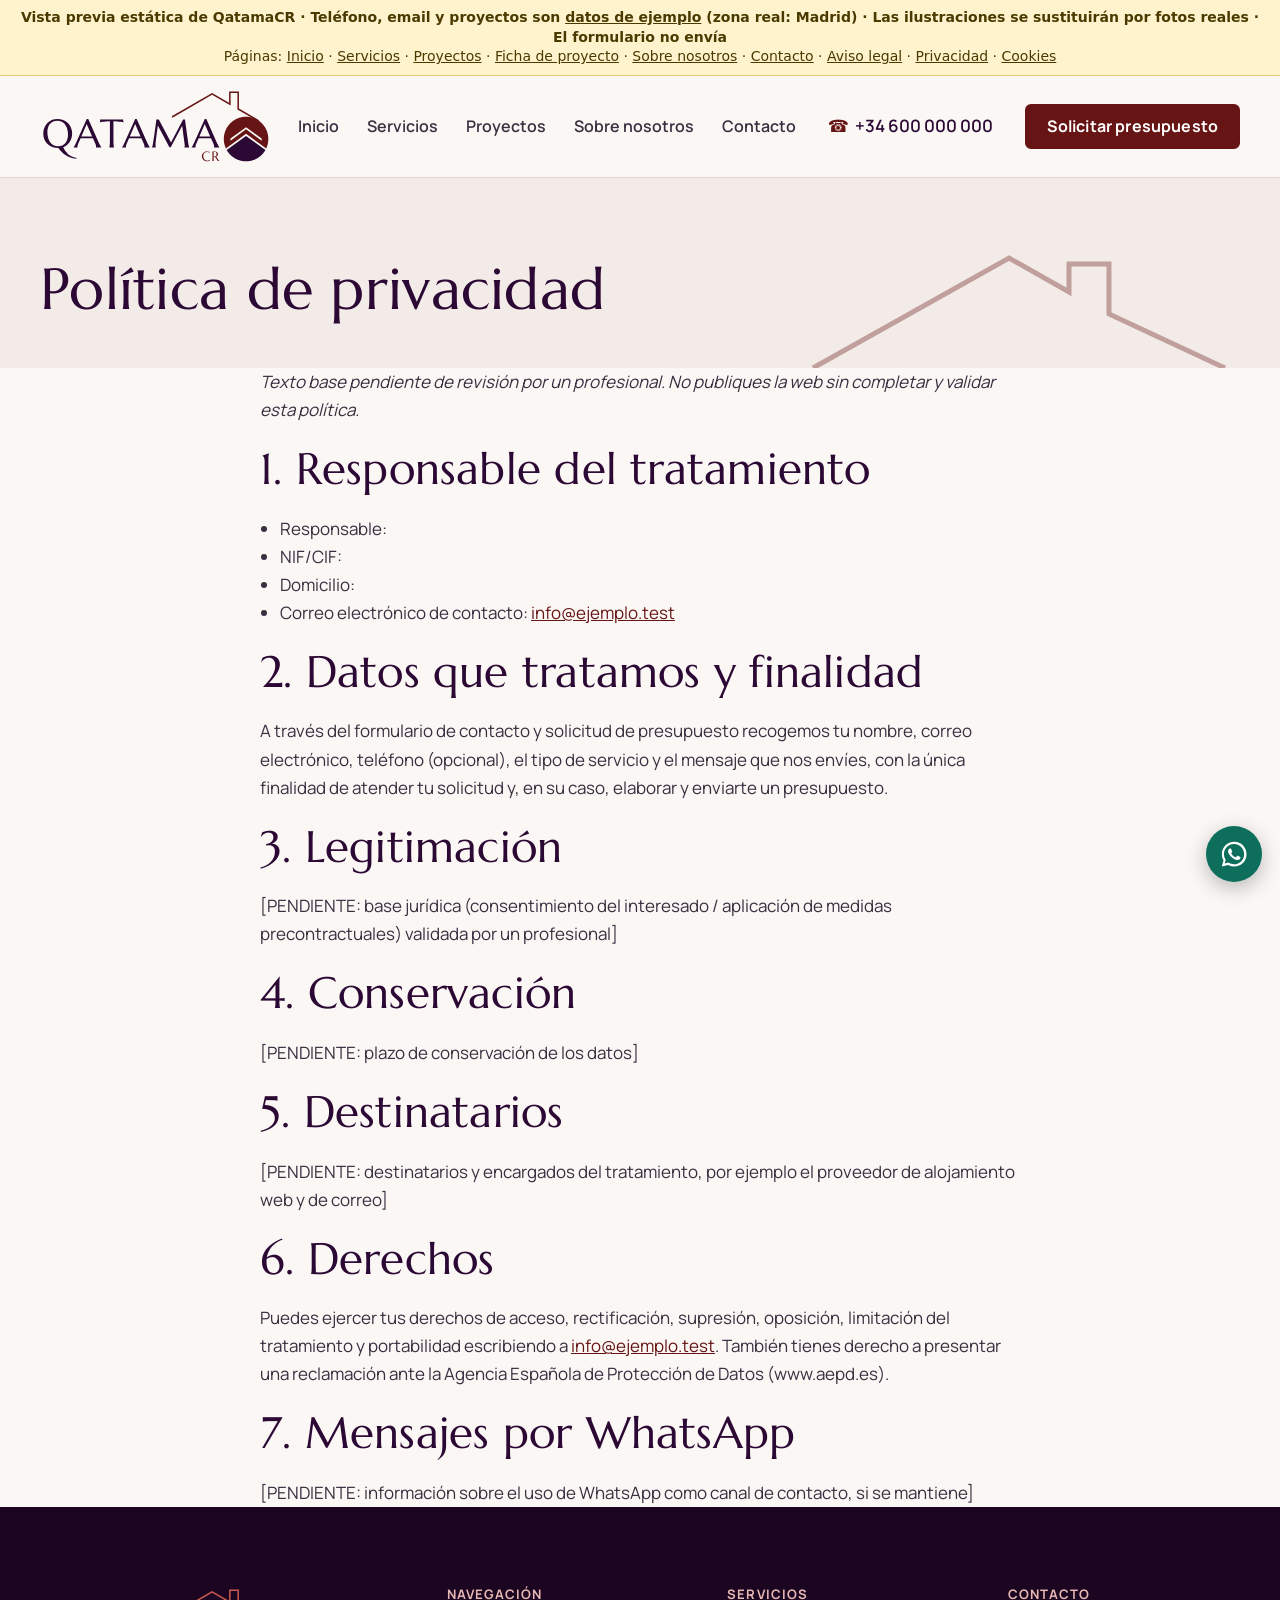
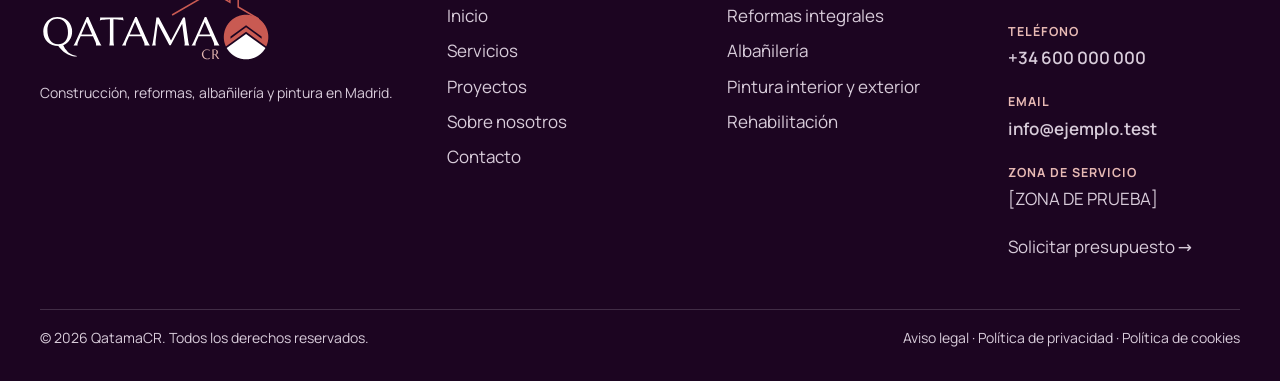
<file: politica-de-privacidad.html>
<!DOCTYPE html>
<html lang="en-US">
<head>
	<meta charset="UTF-8" />
	<meta name="viewport" content="width=device-width, initial-scale=1" />
<meta name='robots' content='max-image-preview:large, noindex' />
<link rel="preload" href="assets/tema/assets/fonts/marcellus-latin-400.woff2" as="font" type="font/woff2" crossorigin>
<link rel="preload" href="assets/tema/assets/fonts/manrope-latin-variable.woff2" as="font" type="font/woff2" crossorigin>
<title>Política de privacidad | QatamaCR</title>
<link rel="icon" href="assets/tema/assets/images/logo/favicon.ico" sizes="any">
<link rel="icon" href="assets/tema/assets/images/logo/favicon.svg" type="image/svg+xml">
<link rel="apple-touch-icon" href="assets/tema/assets/images/logo/apple-touch-icon-180.png">
<meta name="theme-color" content="#2C0834">

<!-- SEO: QatamaCR Core -->
<meta name="description" content="Texto base pendiente de revisión por un profesional. No publiques la web sin completar y validar esta política. 1. Responsable del tratamiento 2. Datos que tratamos y finalidad…">
<meta property="og:locale" content="es_ES">
<meta property="og:type" content="website">
<meta property="og:site_name" content="QatamaCR">
<meta property="og:title" content="Política de privacidad | QatamaCR">
<meta property="og:description" content="Texto base pendiente de revisión por un profesional. No publiques la web sin completar y validar esta política. 1. Responsable del tratamiento 2. Datos que tratamos y finalidad…">
<meta property="og:url" content="#politica-de-privacidad/">
<meta property="og:image" content="#wp-content/plugins/qatamacr-core/assets/qatamacr-og-1200x630.png">
<meta name="twitter:card" content="summary_large_image">
<script type="application/ld+json">{"@context":"https://schema.org","@graph":[{"@type":"BreadcrumbList","itemListElement":[{"@type":"ListItem","position":1,"name":"Inicio","item":"#"},{"@type":"ListItem","position":2,"name":"Política de privacidad","item":"#politica-de-privacidad/"}]}]}</script>
<script>
window._wpemojiSettings = {"baseUrl":"https:\/\/s.w.org\/images\/core\/emoji\/15.0.3\/72x72\/","ext":".png","svgUrl":"https:\/\/s.w.org\/images\/core\/emoji\/15.0.3\/svg\/","svgExt":".svg","source":{"concatemoji":"assets\/wp\/js\/wp-emoji-release.min.js"}};
/*! This file is auto-generated */
!function(i,n){var o,s,e;function c(e){try{var t={supportTests:e,timestamp:(new Date).valueOf()};sessionStorage.setItem(o,JSON.stringify(t))}catch(e){}}function p(e,t,n){e.clearRect(0,0,e.canvas.width,e.canvas.height),e.fillText(t,0,0);var t=new Uint32Array(e.getImageData(0,0,e.canvas.width,e.canvas.height).data),r=(e.clearRect(0,0,e.canvas.width,e.canvas.height),e.fillText(n,0,0),new Uint32Array(e.getImageData(0,0,e.canvas.width,e.canvas.height).data));return t.every(function(e,t){return e===r[t]})}function u(e,t,n){switch(t){case"flag":return n(e,"\ud83c\udff3\ufe0f\u200d\u26a7\ufe0f","\ud83c\udff3\ufe0f\u200b\u26a7\ufe0f")?!1:!n(e,"\ud83c\uddfa\ud83c\uddf3","\ud83c\uddfa\u200b\ud83c\uddf3")&&!n(e,"\ud83c\udff4\udb40\udc67\udb40\udc62\udb40\udc65\udb40\udc6e\udb40\udc67\udb40\udc7f","\ud83c\udff4\u200b\udb40\udc67\u200b\udb40\udc62\u200b\udb40\udc65\u200b\udb40\udc6e\u200b\udb40\udc67\u200b\udb40\udc7f");case"emoji":return!n(e,"\ud83d\udc26\u200d\u2b1b","\ud83d\udc26\u200b\u2b1b")}return!1}function f(e,t,n){var r="undefined"!=typeof WorkerGlobalScope&&self instanceof WorkerGlobalScope?new OffscreenCanvas(300,150):i.createElement("canvas"),a=r.getContext("2d",{willReadFrequently:!0}),o=(a.textBaseline="top",a.font="600 32px Arial",{});return e.forEach(function(e){o[e]=t(a,e,n)}),o}function t(e){var t=i.createElement("script");t.src=e,t.defer=!0,i.head.appendChild(t)}"undefined"!=typeof Promise&&(o="wpEmojiSettingsSupports",s=["flag","emoji"],n.supports={everything:!0,everythingExceptFlag:!0},e=new Promise(function(e){i.addEventListener("DOMContentLoaded",e,{once:!0})}),new Promise(function(t){var n=function(){try{var e=JSON.parse(sessionStorage.getItem(o));if("object"==typeof e&&"number"==typeof e.timestamp&&(new Date).valueOf()<e.timestamp+604800&&"object"==typeof e.supportTests)return e.supportTests}catch(e){}return null}();if(!n){if("undefined"!=typeof Worker&&"undefined"!=typeof OffscreenCanvas&&"undefined"!=typeof URL&&URL.createObjectURL&&"undefined"!=typeof Blob)try{var e="postMessage("+f.toString()+"("+[JSON.stringify(s),u.toString(),p.toString()].join(",")+"));",r=new Blob([e],{type:"text/javascript"}),a=new Worker(URL.createObjectURL(r),{name:"wpTestEmojiSupports"});return void(a.onmessage=function(e){c(n=e.data),a.terminate(),t(n)})}catch(e){}c(n=f(s,u,p))}t(n)}).then(function(e){for(var t in e)n.supports[t]=e[t],n.supports.everything=n.supports.everything&&n.supports[t],"flag"!==t&&(n.supports.everythingExceptFlag=n.supports.everythingExceptFlag&&n.supports[t]);n.supports.everythingExceptFlag=n.supports.everythingExceptFlag&&!n.supports.flag,n.DOMReady=!1,n.readyCallback=function(){n.DOMReady=!0}}).then(function(){return e}).then(function(){var e;n.supports.everything||(n.readyCallback(),(e=n.source||{}).concatemoji?t(e.concatemoji):e.wpemoji&&e.twemoji&&(t(e.twemoji),t(e.wpemoji)))}))}((window,document),window._wpemojiSettings);
</script>
<style id='wp-block-site-logo-inline-css'>
.wp-block-site-logo{box-sizing:border-box;line-height:0}.wp-block-site-logo a{display:inline-block;line-height:0}.wp-block-site-logo.is-default-size img{height:auto;width:120px}.wp-block-site-logo img{height:auto;max-width:100%}.wp-block-site-logo a,.wp-block-site-logo img{border-radius:inherit}.wp-block-site-logo.aligncenter{margin-left:auto;margin-right:auto;text-align:center}:root :where(.wp-block-site-logo.is-style-rounded){border-radius:9999px}
</style>
<style id='wp-block-navigation-link-inline-css'>
.wp-block-navigation .wp-block-navigation-item__label{overflow-wrap:break-word}.wp-block-navigation .wp-block-navigation-item__description{display:none}.link-ui-tools{border-top:1px solid #f0f0f0;padding:8px}.link-ui-block-inserter{padding-top:8px}.link-ui-block-inserter__back{margin-left:8px;text-transform:uppercase}
</style>
<link rel='stylesheet' id='wp-block-navigation-css' href='assets/wp/blocks/navigation/style.min.css' media='all' />
<style id='wp-block-button-inline-css'>
.wp-block-button__link{box-sizing:border-box;cursor:pointer;display:inline-block;text-align:center;word-break:break-word}.wp-block-button__link.aligncenter{text-align:center}.wp-block-button__link.alignright{text-align:right}:where(.wp-block-button__link){border-radius:9999px;box-shadow:none;padding:calc(.667em + 2px) calc(1.333em + 2px);text-decoration:none}.wp-block-button[style*=text-decoration] .wp-block-button__link{text-decoration:inherit}.wp-block-buttons>.wp-block-button.has-custom-width{max-width:none}.wp-block-buttons>.wp-block-button.has-custom-width .wp-block-button__link{width:100%}.wp-block-buttons>.wp-block-button.has-custom-font-size .wp-block-button__link{font-size:inherit}.wp-block-buttons>.wp-block-button.wp-block-button__width-25{width:calc(25% - var(--wp--style--block-gap, .5em)*.75)}.wp-block-buttons>.wp-block-button.wp-block-button__width-50{width:calc(50% - var(--wp--style--block-gap, .5em)*.5)}.wp-block-buttons>.wp-block-button.wp-block-button__width-75{width:calc(75% - var(--wp--style--block-gap, .5em)*.25)}.wp-block-buttons>.wp-block-button.wp-block-button__width-100{flex-basis:100%;width:100%}.wp-block-buttons.is-vertical>.wp-block-button.wp-block-button__width-25{width:25%}.wp-block-buttons.is-vertical>.wp-block-button.wp-block-button__width-50{width:50%}.wp-block-buttons.is-vertical>.wp-block-button.wp-block-button__width-75{width:75%}.wp-block-button.is-style-squared,.wp-block-button__link.wp-block-button.is-style-squared{border-radius:0}.wp-block-button.no-border-radius,.wp-block-button__link.no-border-radius{border-radius:0!important}:root :where(.wp-block-button .wp-block-button__link.is-style-outline),:root :where(.wp-block-button.is-style-outline>.wp-block-button__link){border:2px solid;padding:.667em 1.333em}:root :where(.wp-block-button .wp-block-button__link.is-style-outline:not(.has-text-color)),:root :where(.wp-block-button.is-style-outline>.wp-block-button__link:not(.has-text-color)){color:currentColor}:root :where(.wp-block-button .wp-block-button__link.is-style-outline:not(.has-background)),:root :where(.wp-block-button.is-style-outline>.wp-block-button__link:not(.has-background)){background-color:initial;background-image:none}
</style>
<style id='wp-block-buttons-inline-css'>
.wp-block-buttons.is-vertical{flex-direction:column}.wp-block-buttons.is-vertical>.wp-block-button:last-child{margin-bottom:0}.wp-block-buttons>.wp-block-button{display:inline-block;margin:0}.wp-block-buttons.is-content-justification-left{justify-content:flex-start}.wp-block-buttons.is-content-justification-left.is-vertical{align-items:flex-start}.wp-block-buttons.is-content-justification-center{justify-content:center}.wp-block-buttons.is-content-justification-center.is-vertical{align-items:center}.wp-block-buttons.is-content-justification-right{justify-content:flex-end}.wp-block-buttons.is-content-justification-right.is-vertical{align-items:flex-end}.wp-block-buttons.is-content-justification-space-between{justify-content:space-between}.wp-block-buttons.aligncenter{text-align:center}.wp-block-buttons:not(.is-content-justification-space-between,.is-content-justification-right,.is-content-justification-left,.is-content-justification-center) .wp-block-button.aligncenter{margin-left:auto;margin-right:auto;width:100%}.wp-block-buttons[style*=text-decoration] .wp-block-button,.wp-block-buttons[style*=text-decoration] .wp-block-button__link{text-decoration:inherit}.wp-block-buttons.has-custom-font-size .wp-block-button__link{font-size:inherit}.wp-block-button.aligncenter{text-align:center}
</style>
<style id='wp-block-group-inline-css'>
.wp-block-group{box-sizing:border-box}:where(.wp-block-group.wp-block-group-is-layout-constrained){position:relative}
</style>
<style id='wp-block-group-theme-inline-css'>
:where(.wp-block-group.has-background){padding:1.25em 2.375em}
</style>
<style id='wp-block-template-part-theme-inline-css'>
:root :where(.wp-block-template-part.has-background){margin-bottom:0;margin-top:0;padding:1.25em 2.375em}
</style>
<style id='wp-block-post-title-inline-css'>
.wp-block-post-title{box-sizing:border-box;word-break:break-word}.wp-block-post-title a{display:inline-block}
</style>
<style id='wp-block-paragraph-inline-css'>
.is-small-text{font-size:.875em}.is-regular-text{font-size:1em}.is-large-text{font-size:2.25em}.is-larger-text{font-size:3em}.has-drop-cap:not(:focus):first-letter{float:left;font-size:8.4em;font-style:normal;font-weight:100;line-height:.68;margin:.05em .1em 0 0;text-transform:uppercase}body.rtl .has-drop-cap:not(:focus):first-letter{float:none;margin-left:.1em}p.has-drop-cap.has-background{overflow:hidden}:root :where(p.has-background){padding:1.25em 2.375em}:where(p.has-text-color:not(.has-link-color)) a{color:inherit}p.has-text-align-left[style*="writing-mode:vertical-lr"],p.has-text-align-right[style*="writing-mode:vertical-rl"]{rotate:180deg}
</style>
<style id='wp-block-heading-inline-css'>
h1.has-background,h2.has-background,h3.has-background,h4.has-background,h5.has-background,h6.has-background{padding:1.25em 2.375em}h1.has-text-align-left[style*=writing-mode]:where([style*=vertical-lr]),h1.has-text-align-right[style*=writing-mode]:where([style*=vertical-rl]),h2.has-text-align-left[style*=writing-mode]:where([style*=vertical-lr]),h2.has-text-align-right[style*=writing-mode]:where([style*=vertical-rl]),h3.has-text-align-left[style*=writing-mode]:where([style*=vertical-lr]),h3.has-text-align-right[style*=writing-mode]:where([style*=vertical-rl]),h4.has-text-align-left[style*=writing-mode]:where([style*=vertical-lr]),h4.has-text-align-right[style*=writing-mode]:where([style*=vertical-rl]),h5.has-text-align-left[style*=writing-mode]:where([style*=vertical-lr]),h5.has-text-align-right[style*=writing-mode]:where([style*=vertical-rl]),h6.has-text-align-left[style*=writing-mode]:where([style*=vertical-lr]),h6.has-text-align-right[style*=writing-mode]:where([style*=vertical-rl]){rotate:180deg}
</style>
<style id='wp-block-list-inline-css'>
ol,ul{box-sizing:border-box}:root :where(ul.has-background,ol.has-background){padding:1.25em 2.375em}
</style>
<style id='wp-block-columns-inline-css'>
.wp-block-columns{align-items:normal!important;box-sizing:border-box;display:flex;flex-wrap:wrap!important}@media (min-width:782px){.wp-block-columns{flex-wrap:nowrap!important}}.wp-block-columns.are-vertically-aligned-top{align-items:flex-start}.wp-block-columns.are-vertically-aligned-center{align-items:center}.wp-block-columns.are-vertically-aligned-bottom{align-items:flex-end}@media (max-width:781px){.wp-block-columns:not(.is-not-stacked-on-mobile)>.wp-block-column{flex-basis:100%!important}}@media (min-width:782px){.wp-block-columns:not(.is-not-stacked-on-mobile)>.wp-block-column{flex-basis:0;flex-grow:1}.wp-block-columns:not(.is-not-stacked-on-mobile)>.wp-block-column[style*=flex-basis]{flex-grow:0}}.wp-block-columns.is-not-stacked-on-mobile{flex-wrap:nowrap!important}.wp-block-columns.is-not-stacked-on-mobile>.wp-block-column{flex-basis:0;flex-grow:1}.wp-block-columns.is-not-stacked-on-mobile>.wp-block-column[style*=flex-basis]{flex-grow:0}:where(.wp-block-columns){margin-bottom:1.75em}:where(.wp-block-columns.has-background){padding:1.25em 2.375em}.wp-block-column{flex-grow:1;min-width:0;overflow-wrap:break-word;word-break:break-word}.wp-block-column.is-vertically-aligned-top{align-self:flex-start}.wp-block-column.is-vertically-aligned-center{align-self:center}.wp-block-column.is-vertically-aligned-bottom{align-self:flex-end}.wp-block-column.is-vertically-aligned-stretch{align-self:stretch}.wp-block-column.is-vertically-aligned-bottom,.wp-block-column.is-vertically-aligned-center,.wp-block-column.is-vertically-aligned-top{width:100%}
</style>
<style id='wp-emoji-styles-inline-css'>

	img.wp-smiley, img.emoji {
		display: inline !important;
		border: none !important;
		box-shadow: none !important;
		height: 1em !important;
		width: 1em !important;
		margin: 0 0.07em !important;
		vertical-align: -0.1em !important;
		background: none !important;
		padding: 0 !important;
	}
</style>
<style id='wp-block-library-inline-css'>
:root{--wp-admin-theme-color:#007cba;--wp-admin-theme-color--rgb:0,124,186;--wp-admin-theme-color-darker-10:#006ba1;--wp-admin-theme-color-darker-10--rgb:0,107,161;--wp-admin-theme-color-darker-20:#005a87;--wp-admin-theme-color-darker-20--rgb:0,90,135;--wp-admin-border-width-focus:2px;--wp-block-synced-color:#7a00df;--wp-block-synced-color--rgb:122,0,223;--wp-bound-block-color:var(--wp-block-synced-color)}@media (min-resolution:192dpi){:root{--wp-admin-border-width-focus:1.5px}}.wp-element-button{cursor:pointer}:root{--wp--preset--font-size--normal:16px;--wp--preset--font-size--huge:42px}:root .has-very-light-gray-background-color{background-color:#eee}:root .has-very-dark-gray-background-color{background-color:#313131}:root .has-very-light-gray-color{color:#eee}:root .has-very-dark-gray-color{color:#313131}:root .has-vivid-green-cyan-to-vivid-cyan-blue-gradient-background{background:linear-gradient(135deg,#00d084,#0693e3)}:root .has-purple-crush-gradient-background{background:linear-gradient(135deg,#34e2e4,#4721fb 50%,#ab1dfe)}:root .has-hazy-dawn-gradient-background{background:linear-gradient(135deg,#faaca8,#dad0ec)}:root .has-subdued-olive-gradient-background{background:linear-gradient(135deg,#fafae1,#67a671)}:root .has-atomic-cream-gradient-background{background:linear-gradient(135deg,#fdd79a,#004a59)}:root .has-nightshade-gradient-background{background:linear-gradient(135deg,#330968,#31cdcf)}:root .has-midnight-gradient-background{background:linear-gradient(135deg,#020381,#2874fc)}.has-regular-font-size{font-size:1em}.has-larger-font-size{font-size:2.625em}.has-normal-font-size{font-size:var(--wp--preset--font-size--normal)}.has-huge-font-size{font-size:var(--wp--preset--font-size--huge)}.has-text-align-center{text-align:center}.has-text-align-left{text-align:left}.has-text-align-right{text-align:right}#end-resizable-editor-section{display:none}.aligncenter{clear:both}.items-justified-left{justify-content:flex-start}.items-justified-center{justify-content:center}.items-justified-right{justify-content:flex-end}.items-justified-space-between{justify-content:space-between}.screen-reader-text{border:0;clip:rect(1px,1px,1px,1px);clip-path:inset(50%);height:1px;margin:-1px;overflow:hidden;padding:0;position:absolute;width:1px;word-wrap:normal!important}.screen-reader-text:focus{background-color:#ddd;clip:auto!important;clip-path:none;color:#444;display:block;font-size:1em;height:auto;left:5px;line-height:normal;padding:15px 23px 14px;text-decoration:none;top:5px;width:auto;z-index:100000}html :where(.has-border-color){border-style:solid}html :where([style*=border-top-color]){border-top-style:solid}html :where([style*=border-right-color]){border-right-style:solid}html :where([style*=border-bottom-color]){border-bottom-style:solid}html :where([style*=border-left-color]){border-left-style:solid}html :where([style*=border-width]){border-style:solid}html :where([style*=border-top-width]){border-top-style:solid}html :where([style*=border-right-width]){border-right-style:solid}html :where([style*=border-bottom-width]){border-bottom-style:solid}html :where([style*=border-left-width]){border-left-style:solid}html :where(img[class*=wp-image-]){height:auto;max-width:100%}:where(figure){margin:0 0 1em}html :where(.is-position-sticky){--wp-admin--admin-bar--position-offset:var(--wp-admin--admin-bar--height,0px)}@media screen and (max-width:600px){html :where(.is-position-sticky){--wp-admin--admin-bar--position-offset:0px}}
</style>
<link rel='stylesheet' id='qatamacr-core-css' href='assets/plugin/assets/qatamacr-core.css' media='all' />
<style id='global-styles-inline-css'>
:root{--wp--preset--aspect-ratio--square: 1;--wp--preset--aspect-ratio--4-3: 4/3;--wp--preset--aspect-ratio--3-4: 3/4;--wp--preset--aspect-ratio--3-2: 3/2;--wp--preset--aspect-ratio--2-3: 2/3;--wp--preset--aspect-ratio--16-9: 16/9;--wp--preset--aspect-ratio--9-16: 9/16;--wp--preset--color--black: #000000;--wp--preset--color--cyan-bluish-gray: #abb8c3;--wp--preset--color--white: #ffffff;--wp--preset--color--pale-pink: #f78da7;--wp--preset--color--vivid-red: #cf2e2e;--wp--preset--color--luminous-vivid-orange: #ff6900;--wp--preset--color--luminous-vivid-amber: #fcb900;--wp--preset--color--light-green-cyan: #7bdcb5;--wp--preset--color--vivid-green-cyan: #00d084;--wp--preset--color--pale-cyan-blue: #8ed1fc;--wp--preset--color--vivid-cyan-blue: #0693e3;--wp--preset--color--vivid-purple: #9b51e0;--wp--preset--color--berenjena: #2C0834;--wp--preset--color--berenjena-oscuro: #1C0521;--wp--preset--color--berenjena-medio: #4A1F55;--wp--preset--color--burdeos: #661514;--wp--preset--color--burdeos-oscuro: #4A0F0E;--wp--preset--color--teja: #B4433B;--wp--preset--color--rosa-teja: #E7B9B4;--wp--preset--color--lila-claro: #D8CCDA;--wp--preset--color--texto: #3A2E3F;--wp--preset--color--texto-suave: #5F5266;--wp--preset--color--borde: #E2D6D8;--wp--preset--color--superficie: #F2EBE8;--wp--preset--color--fondo: #FAF7F5;--wp--preset--color--blanco: #FFFFFF;--wp--preset--gradient--vivid-cyan-blue-to-vivid-purple: linear-gradient(135deg,rgba(6,147,227,1) 0%,rgb(155,81,224) 100%);--wp--preset--gradient--light-green-cyan-to-vivid-green-cyan: linear-gradient(135deg,rgb(122,220,180) 0%,rgb(0,208,130) 100%);--wp--preset--gradient--luminous-vivid-amber-to-luminous-vivid-orange: linear-gradient(135deg,rgba(252,185,0,1) 0%,rgba(255,105,0,1) 100%);--wp--preset--gradient--luminous-vivid-orange-to-vivid-red: linear-gradient(135deg,rgba(255,105,0,1) 0%,rgb(207,46,46) 100%);--wp--preset--gradient--very-light-gray-to-cyan-bluish-gray: linear-gradient(135deg,rgb(238,238,238) 0%,rgb(169,184,195) 100%);--wp--preset--gradient--cool-to-warm-spectrum: linear-gradient(135deg,rgb(74,234,220) 0%,rgb(151,120,209) 20%,rgb(207,42,186) 40%,rgb(238,44,130) 60%,rgb(251,105,98) 80%,rgb(254,248,76) 100%);--wp--preset--gradient--blush-light-purple: linear-gradient(135deg,rgb(255,206,236) 0%,rgb(152,150,240) 100%);--wp--preset--gradient--blush-bordeaux: linear-gradient(135deg,rgb(254,205,165) 0%,rgb(254,45,45) 50%,rgb(107,0,62) 100%);--wp--preset--gradient--luminous-dusk: linear-gradient(135deg,rgb(255,203,112) 0%,rgb(199,81,192) 50%,rgb(65,88,208) 100%);--wp--preset--gradient--pale-ocean: linear-gradient(135deg,rgb(255,245,203) 0%,rgb(182,227,212) 50%,rgb(51,167,181) 100%);--wp--preset--gradient--electric-grass: linear-gradient(135deg,rgb(202,248,128) 0%,rgb(113,206,126) 100%);--wp--preset--gradient--midnight: linear-gradient(135deg,rgb(2,3,129) 0%,rgb(40,116,252) 100%);--wp--preset--font-size--small: 13px;--wp--preset--font-size--medium: clamp(14px, 0.875rem + ((1vw - 3.2px) * 0.652), 20px);--wp--preset--font-size--large: clamp(22.041px, 1.378rem + ((1vw - 3.2px) * 1.517), 36px);--wp--preset--font-size--x-large: clamp(25.014px, 1.563rem + ((1vw - 3.2px) * 1.846), 42px);--wp--preset--font-size--pequeno: 0.875rem;--wp--preset--font-size--base: 1.0625rem;--wp--preset--font-size--destacado: clamp(1.125rem, 1.125rem + ((1vw - 0.2rem) * 0.327), 1.3125rem);--wp--preset--font-size--grande: clamp(1.4rem, 1.4rem + ((1vw - 0.2rem) * 0.826), 1.875rem);--wp--preset--font-size--muy-grande: clamp(1.875rem, 1.875rem + ((1vw - 0.2rem) * 1.522), 2.75rem);--wp--preset--font-size--enorme: clamp(2.25rem, 2.25rem + ((1vw - 0.2rem) * 2.348), 3.6rem);--wp--preset--font-family--titulares: Marcellus, 'Times New Roman', Georgia, serif;--wp--preset--font-family--texto: Manrope, system-ui, -apple-system, 'Segoe UI', Roboto, Arial, sans-serif;--wp--preset--spacing--20: 0.75rem;--wp--preset--spacing--30: 1rem;--wp--preset--spacing--40: clamp(1.5rem, 3vw, 2rem);--wp--preset--spacing--50: clamp(2rem, 5vw, 3rem);--wp--preset--spacing--60: clamp(3rem, 7vw, 5rem);--wp--preset--spacing--70: clamp(4rem, 10vw, 7.5rem);--wp--preset--spacing--80: 5.06rem;--wp--preset--spacing--10: 0.5rem;--wp--preset--shadow--natural: 6px 6px 9px rgba(0, 0, 0, 0.2);--wp--preset--shadow--deep: 12px 12px 50px rgba(0, 0, 0, 0.4);--wp--preset--shadow--sharp: 6px 6px 0px rgba(0, 0, 0, 0.2);--wp--preset--shadow--outlined: 6px 6px 0px -3px rgba(255, 255, 255, 1), 6px 6px rgba(0, 0, 0, 1);--wp--preset--shadow--crisp: 6px 6px 0px rgba(0, 0, 0, 1);--wp--preset--shadow--suave: 0 1px 2px rgba(44, 8, 52, 0.06), 0 8px 24px rgba(44, 8, 52, 0.08);--wp--preset--shadow--elevada: 0 2px 4px rgba(44, 8, 52, 0.08), 0 18px 40px rgba(44, 8, 52, 0.14);--wp--custom--radio: 6px;--wp--custom--transicion: 180ms ease;}:root { --wp--style--global--content-size: 760px;--wp--style--global--wide-size: 1240px; }:where(body) { margin: 0; }.wp-site-blocks { padding-top: var(--wp--style--root--padding-top); padding-bottom: var(--wp--style--root--padding-bottom); }.has-global-padding { padding-right: var(--wp--style--root--padding-right); padding-left: var(--wp--style--root--padding-left); }.has-global-padding > .alignfull { margin-right: calc(var(--wp--style--root--padding-right) * -1); margin-left: calc(var(--wp--style--root--padding-left) * -1); }.has-global-padding :where(:not(.alignfull.is-layout-flow) > .has-global-padding:not(.wp-block-block, .alignfull)) { padding-right: 0; padding-left: 0; }.has-global-padding :where(:not(.alignfull.is-layout-flow) > .has-global-padding:not(.wp-block-block, .alignfull)) > .alignfull { margin-left: 0; margin-right: 0; }.wp-site-blocks > .alignleft { float: left; margin-right: 2em; }.wp-site-blocks > .alignright { float: right; margin-left: 2em; }.wp-site-blocks > .aligncenter { justify-content: center; margin-left: auto; margin-right: auto; }:where(.wp-site-blocks) > * { margin-block-start: 1.25rem; margin-block-end: 0; }:where(.wp-site-blocks) > :first-child { margin-block-start: 0; }:where(.wp-site-blocks) > :last-child { margin-block-end: 0; }:root { --wp--style--block-gap: 1.25rem; }.is-layout-flow  > :first-child{margin-block-start: 0;}.is-layout-flow  > :last-child{margin-block-end: 0;}.is-layout-flow  > *{margin-block-start: 1.25rem;margin-block-end: 0;}.is-layout-constrained  > :first-child{margin-block-start: 0;}.is-layout-constrained  > :last-child{margin-block-end: 0;}.is-layout-constrained  > *{margin-block-start: 1.25rem;margin-block-end: 0;}.is-layout-flex {gap: 1.25rem;}.is-layout-grid {gap: 1.25rem;}.is-layout-flow > .alignleft{float: left;margin-inline-start: 0;margin-inline-end: 2em;}.is-layout-flow > .alignright{float: right;margin-inline-start: 2em;margin-inline-end: 0;}.is-layout-flow > .aligncenter{margin-left: auto !important;margin-right: auto !important;}.is-layout-constrained > .alignleft{float: left;margin-inline-start: 0;margin-inline-end: 2em;}.is-layout-constrained > .alignright{float: right;margin-inline-start: 2em;margin-inline-end: 0;}.is-layout-constrained > .aligncenter{margin-left: auto !important;margin-right: auto !important;}.is-layout-constrained > :where(:not(.alignleft):not(.alignright):not(.alignfull)){max-width: var(--wp--style--global--content-size);margin-left: auto !important;margin-right: auto !important;}.is-layout-constrained > .alignwide{max-width: var(--wp--style--global--wide-size);}body .is-layout-flex{display: flex;}.is-layout-flex{flex-wrap: wrap;align-items: center;}.is-layout-flex > :is(*, div){margin: 0;}body .is-layout-grid{display: grid;}.is-layout-grid > :is(*, div){margin: 0;}:root :where(body){background-color: var(--wp--preset--color--fondo);color: var(--wp--preset--color--texto);font-family: var(--wp--preset--font-family--texto);font-size: var(--wp--preset--font-size--base);font-weight: 400;line-height: 1.65;--wp--style--root--padding-top: 0;--wp--style--root--padding-right: clamp(1.25rem, 4vw, 2.5rem);--wp--style--root--padding-bottom: 0;--wp--style--root--padding-left: clamp(1.25rem, 4vw, 2.5rem);}:root :where(a:where(:not(.wp-element-button))){color: var(--wp--preset--color--burdeos);text-decoration: underline;}:root :where(a:where(:not(.wp-element-button)):hover){color: var(--wp--preset--color--berenjena);}:root :where(a:where(:not(.wp-element-button)):focus){color: var(--wp--preset--color--berenjena);}:root :where(h1, h2, h3, h4, h5, h6){color: var(--wp--preset--color--berenjena);font-family: var(--wp--preset--font-family--titulares);font-weight: 400;letter-spacing: 0.005em;line-height: 1.15;}:root :where(h1){font-size: var(--wp--preset--font-size--enorme);line-height: 1.08;}:root :where(h2){font-size: var(--wp--preset--font-size--muy-grande);}:root :where(h3){font-size: var(--wp--preset--font-size--grande);line-height: 1.2;}:root :where(h4){font-family: var(--wp--preset--font-family--texto);font-size: var(--wp--preset--font-size--destacado);font-weight: 700;line-height: 1.3;}:root :where(h5){font-family: var(--wp--preset--font-family--texto);font-size: var(--wp--preset--font-size--base);font-weight: 700;}:root :where(h6){font-family: var(--wp--preset--font-family--texto);font-size: var(--wp--preset--font-size--pequeno);font-weight: 700;letter-spacing: 0.08em;text-transform: uppercase;}:root :where(.wp-element-button, .wp-block-button__link){background-color: var(--wp--preset--color--burdeos);border-radius: var(--wp--custom--radio);border-color: var(--wp--preset--color--burdeos);border-width: 2px;border-style: solid;color: var(--wp--preset--color--blanco);font-family: var(--wp--preset--font-family--texto);font-size: clamp(0.875rem, 0.875rem + ((1vw - 0.2rem) * 0.217), 1rem);font-weight: 700;letter-spacing: 0.01em;line-height: 1.2;padding-top: 0.85rem;padding-right: 1.6rem;padding-bottom: 0.85rem;padding-left: 1.6rem;text-decoration: none;}:root :where(.wp-element-button:hover, .wp-block-button__link:hover){background-color: var(--wp--preset--color--burdeos-oscuro);border-color: var(--wp--preset--color--burdeos-oscuro);color: var(--wp--preset--color--blanco);}:root :where(.wp-element-button:focus, .wp-block-button__link:focus){background-color: var(--wp--preset--color--burdeos-oscuro);color: var(--wp--preset--color--blanco);}:root :where(.wp-element-caption, .wp-block-audio figcaption, .wp-block-embed figcaption, .wp-block-gallery figcaption, .wp-block-image figcaption, .wp-block-table figcaption, .wp-block-video figcaption){color: var(--wp--preset--color--texto-suave);font-size: var(--wp--preset--font-size--pequeno);}.has-black-color{color: var(--wp--preset--color--black) !important;}.has-cyan-bluish-gray-color{color: var(--wp--preset--color--cyan-bluish-gray) !important;}.has-white-color{color: var(--wp--preset--color--white) !important;}.has-pale-pink-color{color: var(--wp--preset--color--pale-pink) !important;}.has-vivid-red-color{color: var(--wp--preset--color--vivid-red) !important;}.has-luminous-vivid-orange-color{color: var(--wp--preset--color--luminous-vivid-orange) !important;}.has-luminous-vivid-amber-color{color: var(--wp--preset--color--luminous-vivid-amber) !important;}.has-light-green-cyan-color{color: var(--wp--preset--color--light-green-cyan) !important;}.has-vivid-green-cyan-color{color: var(--wp--preset--color--vivid-green-cyan) !important;}.has-pale-cyan-blue-color{color: var(--wp--preset--color--pale-cyan-blue) !important;}.has-vivid-cyan-blue-color{color: var(--wp--preset--color--vivid-cyan-blue) !important;}.has-vivid-purple-color{color: var(--wp--preset--color--vivid-purple) !important;}.has-berenjena-color{color: var(--wp--preset--color--berenjena) !important;}.has-berenjena-oscuro-color{color: var(--wp--preset--color--berenjena-oscuro) !important;}.has-berenjena-medio-color{color: var(--wp--preset--color--berenjena-medio) !important;}.has-burdeos-color{color: var(--wp--preset--color--burdeos) !important;}.has-burdeos-oscuro-color{color: var(--wp--preset--color--burdeos-oscuro) !important;}.has-teja-color{color: var(--wp--preset--color--teja) !important;}.has-rosa-teja-color{color: var(--wp--preset--color--rosa-teja) !important;}.has-lila-claro-color{color: var(--wp--preset--color--lila-claro) !important;}.has-texto-color{color: var(--wp--preset--color--texto) !important;}.has-texto-suave-color{color: var(--wp--preset--color--texto-suave) !important;}.has-borde-color{color: var(--wp--preset--color--borde) !important;}.has-superficie-color{color: var(--wp--preset--color--superficie) !important;}.has-fondo-color{color: var(--wp--preset--color--fondo) !important;}.has-blanco-color{color: var(--wp--preset--color--blanco) !important;}.has-black-background-color{background-color: var(--wp--preset--color--black) !important;}.has-cyan-bluish-gray-background-color{background-color: var(--wp--preset--color--cyan-bluish-gray) !important;}.has-white-background-color{background-color: var(--wp--preset--color--white) !important;}.has-pale-pink-background-color{background-color: var(--wp--preset--color--pale-pink) !important;}.has-vivid-red-background-color{background-color: var(--wp--preset--color--vivid-red) !important;}.has-luminous-vivid-orange-background-color{background-color: var(--wp--preset--color--luminous-vivid-orange) !important;}.has-luminous-vivid-amber-background-color{background-color: var(--wp--preset--color--luminous-vivid-amber) !important;}.has-light-green-cyan-background-color{background-color: var(--wp--preset--color--light-green-cyan) !important;}.has-vivid-green-cyan-background-color{background-color: var(--wp--preset--color--vivid-green-cyan) !important;}.has-pale-cyan-blue-background-color{background-color: var(--wp--preset--color--pale-cyan-blue) !important;}.has-vivid-cyan-blue-background-color{background-color: var(--wp--preset--color--vivid-cyan-blue) !important;}.has-vivid-purple-background-color{background-color: var(--wp--preset--color--vivid-purple) !important;}.has-berenjena-background-color{background-color: var(--wp--preset--color--berenjena) !important;}.has-berenjena-oscuro-background-color{background-color: var(--wp--preset--color--berenjena-oscuro) !important;}.has-berenjena-medio-background-color{background-color: var(--wp--preset--color--berenjena-medio) !important;}.has-burdeos-background-color{background-color: var(--wp--preset--color--burdeos) !important;}.has-burdeos-oscuro-background-color{background-color: var(--wp--preset--color--burdeos-oscuro) !important;}.has-teja-background-color{background-color: var(--wp--preset--color--teja) !important;}.has-rosa-teja-background-color{background-color: var(--wp--preset--color--rosa-teja) !important;}.has-lila-claro-background-color{background-color: var(--wp--preset--color--lila-claro) !important;}.has-texto-background-color{background-color: var(--wp--preset--color--texto) !important;}.has-texto-suave-background-color{background-color: var(--wp--preset--color--texto-suave) !important;}.has-borde-background-color{background-color: var(--wp--preset--color--borde) !important;}.has-superficie-background-color{background-color: var(--wp--preset--color--superficie) !important;}.has-fondo-background-color{background-color: var(--wp--preset--color--fondo) !important;}.has-blanco-background-color{background-color: var(--wp--preset--color--blanco) !important;}.has-black-border-color{border-color: var(--wp--preset--color--black) !important;}.has-cyan-bluish-gray-border-color{border-color: var(--wp--preset--color--cyan-bluish-gray) !important;}.has-white-border-color{border-color: var(--wp--preset--color--white) !important;}.has-pale-pink-border-color{border-color: var(--wp--preset--color--pale-pink) !important;}.has-vivid-red-border-color{border-color: var(--wp--preset--color--vivid-red) !important;}.has-luminous-vivid-orange-border-color{border-color: var(--wp--preset--color--luminous-vivid-orange) !important;}.has-luminous-vivid-amber-border-color{border-color: var(--wp--preset--color--luminous-vivid-amber) !important;}.has-light-green-cyan-border-color{border-color: var(--wp--preset--color--light-green-cyan) !important;}.has-vivid-green-cyan-border-color{border-color: var(--wp--preset--color--vivid-green-cyan) !important;}.has-pale-cyan-blue-border-color{border-color: var(--wp--preset--color--pale-cyan-blue) !important;}.has-vivid-cyan-blue-border-color{border-color: var(--wp--preset--color--vivid-cyan-blue) !important;}.has-vivid-purple-border-color{border-color: var(--wp--preset--color--vivid-purple) !important;}.has-berenjena-border-color{border-color: var(--wp--preset--color--berenjena) !important;}.has-berenjena-oscuro-border-color{border-color: var(--wp--preset--color--berenjena-oscuro) !important;}.has-berenjena-medio-border-color{border-color: var(--wp--preset--color--berenjena-medio) !important;}.has-burdeos-border-color{border-color: var(--wp--preset--color--burdeos) !important;}.has-burdeos-oscuro-border-color{border-color: var(--wp--preset--color--burdeos-oscuro) !important;}.has-teja-border-color{border-color: var(--wp--preset--color--teja) !important;}.has-rosa-teja-border-color{border-color: var(--wp--preset--color--rosa-teja) !important;}.has-lila-claro-border-color{border-color: var(--wp--preset--color--lila-claro) !important;}.has-texto-border-color{border-color: var(--wp--preset--color--texto) !important;}.has-texto-suave-border-color{border-color: var(--wp--preset--color--texto-suave) !important;}.has-borde-border-color{border-color: var(--wp--preset--color--borde) !important;}.has-superficie-border-color{border-color: var(--wp--preset--color--superficie) !important;}.has-fondo-border-color{border-color: var(--wp--preset--color--fondo) !important;}.has-blanco-border-color{border-color: var(--wp--preset--color--blanco) !important;}.has-vivid-cyan-blue-to-vivid-purple-gradient-background{background: var(--wp--preset--gradient--vivid-cyan-blue-to-vivid-purple) !important;}.has-light-green-cyan-to-vivid-green-cyan-gradient-background{background: var(--wp--preset--gradient--light-green-cyan-to-vivid-green-cyan) !important;}.has-luminous-vivid-amber-to-luminous-vivid-orange-gradient-background{background: var(--wp--preset--gradient--luminous-vivid-amber-to-luminous-vivid-orange) !important;}.has-luminous-vivid-orange-to-vivid-red-gradient-background{background: var(--wp--preset--gradient--luminous-vivid-orange-to-vivid-red) !important;}.has-very-light-gray-to-cyan-bluish-gray-gradient-background{background: var(--wp--preset--gradient--very-light-gray-to-cyan-bluish-gray) !important;}.has-cool-to-warm-spectrum-gradient-background{background: var(--wp--preset--gradient--cool-to-warm-spectrum) !important;}.has-blush-light-purple-gradient-background{background: var(--wp--preset--gradient--blush-light-purple) !important;}.has-blush-bordeaux-gradient-background{background: var(--wp--preset--gradient--blush-bordeaux) !important;}.has-luminous-dusk-gradient-background{background: var(--wp--preset--gradient--luminous-dusk) !important;}.has-pale-ocean-gradient-background{background: var(--wp--preset--gradient--pale-ocean) !important;}.has-electric-grass-gradient-background{background: var(--wp--preset--gradient--electric-grass) !important;}.has-midnight-gradient-background{background: var(--wp--preset--gradient--midnight) !important;}.has-small-font-size{font-size: var(--wp--preset--font-size--small) !important;}.has-medium-font-size{font-size: var(--wp--preset--font-size--medium) !important;}.has-large-font-size{font-size: var(--wp--preset--font-size--large) !important;}.has-x-large-font-size{font-size: var(--wp--preset--font-size--x-large) !important;}.has-pequeno-font-size{font-size: var(--wp--preset--font-size--pequeno) !important;}.has-base-font-size{font-size: var(--wp--preset--font-size--base) !important;}.has-destacado-font-size{font-size: var(--wp--preset--font-size--destacado) !important;}.has-grande-font-size{font-size: var(--wp--preset--font-size--grande) !important;}.has-muy-grande-font-size{font-size: var(--wp--preset--font-size--muy-grande) !important;}.has-enorme-font-size{font-size: var(--wp--preset--font-size--enorme) !important;}.has-titulares-font-family{font-family: var(--wp--preset--font-family--titulares) !important;}.has-texto-font-family{font-family: var(--wp--preset--font-family--texto) !important;}
:root :where(.wp-block-navigation){font-size: clamp(0.875rem, 0.875rem + ((1vw - 0.2rem) * 0.217), 1rem);font-weight: 600;}
:root :where(.wp-block-post-title){font-family: var(--wp--preset--font-family--titulares);}
:root :where(.wp-block-list){padding-left: 1.25rem;}
</style>
<style id='core-block-supports-inline-css'>
.wp-container-core-navigation-is-layout-1{gap:1.75rem;justify-content:flex-end;}.wp-container-core-group-is-layout-1{flex-wrap:nowrap;gap:2rem;}.wp-container-core-group-is-layout-2{flex-wrap:nowrap;justify-content:space-between;}.wp-container-core-group-is-layout-3 > :where(:not(.alignleft):not(.alignright):not(.alignfull)){max-width:1240px;margin-left:auto !important;margin-right:auto !important;}.wp-container-core-group-is-layout-3 > .alignwide{max-width:1240px;}.wp-container-core-group-is-layout-3 .alignfull{max-width:none;}.wp-container-core-group-is-layout-4 > :where(:not(.alignleft):not(.alignright):not(.alignfull)){max-width:1240px;margin-left:auto !important;margin-right:auto !important;}.wp-container-core-group-is-layout-4 > .alignwide{max-width:1240px;}.wp-container-core-group-is-layout-4 .alignfull{max-width:none;}.wp-container-core-columns-is-layout-1{flex-wrap:nowrap;gap:2em var(--wp--preset--spacing--50);}.wp-container-core-group-is-layout-6{justify-content:space-between;}.wp-container-core-group-is-layout-7 > :where(:not(.alignleft):not(.alignright):not(.alignfull)){max-width:1240px;margin-left:auto !important;margin-right:auto !important;}.wp-container-core-group-is-layout-7 > .alignwide{max-width:1240px;}.wp-container-core-group-is-layout-7 .alignfull{max-width:none;}
</style>
<style id='wp-block-template-skip-link-inline-css'>

		.skip-link.screen-reader-text {
			border: 0;
			clip: rect(1px,1px,1px,1px);
			clip-path: inset(50%);
			height: 1px;
			margin: -1px;
			overflow: hidden;
			padding: 0;
			position: absolute !important;
			width: 1px;
			word-wrap: normal !important;
		}

		.skip-link.screen-reader-text:focus {
			background-color: #eee;
			clip: auto !important;
			clip-path: none;
			color: #444;
			display: block;
			font-size: 1em;
			height: auto;
			left: 5px;
			line-height: normal;
			padding: 15px 23px 14px;
			text-decoration: none;
			top: 5px;
			width: auto;
			z-index: 100000;
		}
</style>
<link rel='stylesheet' id='qatamacr-css' href='assets/tema/assets/css/qatamacr.css' media='all' />
<meta name="generator" content="WordPress 6.6-RC3" />
<link rel="canonical" href="politica-de-privacidad.html" />
<link rel='shortlink' href='index.html' />
<script id="wp-load-polyfill-importmap">
( HTMLScriptElement.supports && HTMLScriptElement.supports("importmap") ) || document.write( '<script src="assets/wp/js/dist/vendor/wp-polyfill-importmap.min.js"></scr' + 'ipt>' );
</script>
<script type="importmap" id="wp-importmap">
{"imports":{"@wordpress\/interactivity":".\/assets\/wp\/js\/dist\/interactivity.min.js"}}
</script>
<script type="module" src="assets/wp/blocks/navigation/view.min.js" id="@wordpress/block-library/navigation-js-module"></script>
<link rel="modulepreload" href="assets/wp/js/dist/interactivity.min.js" id="@wordpress/interactivity-js-modulepreload"><style id='wp-fonts-local'>
@font-face{font-family:Marcellus;font-style:normal;font-weight:400;font-display:swap;src:url("assets/tema/assets/fonts/marcellus-latin-400.woff2") format('woff2');}
@font-face{font-family:Manrope;font-style:normal;font-weight:200 800;font-display:swap;src:url("assets/tema/assets/fonts/manrope-latin-variable.woff2") format('woff2');}
</style>
</head>

<body class="privacy-policy page-template-default page page-id-70 wp-embed-responsive"><div style="position:relative;z-index:1000;background:#FFF3CD;color:#4a3a00;font:600 14px/1.4 system-ui,sans-serif;padding:8px 16px;text-align:center;border-bottom:1px solid #e0c97a">Vista previa estática de QatamaCR · Teléfono, email y proyectos son <u>datos de ejemplo</u> (zona real: Madrid) · Las ilustraciones se sustituirán por fotos reales · El formulario no envía<br><span style="font-weight:500">Páginas: <a href="index.html" style="color:#4a3a00">Inicio</a> · <a href="servicios.html" style="color:#4a3a00">Servicios</a> · <a href="proyectos.html" style="color:#4a3a00">Proyectos</a> · <a href="proyecto-de-ejemplo-reforma-de-cocina.html" style="color:#4a3a00">Ficha de proyecto</a> · <a href="sobre-nosotros.html" style="color:#4a3a00">Sobre nosotros</a> · <a href="contacto.html" style="color:#4a3a00">Contacto</a> · <a href="aviso-legal.html" style="color:#4a3a00">Aviso legal</a> · <a href="politica-de-privacidad.html" style="color:#4a3a00">Privacidad</a> · <a href="politica-de-cookies.html" style="color:#4a3a00">Cookies</a></span></div>

<div class="wp-site-blocks"><header class="wp-block-template-part">
<div class="wp-block-group qcr-header has-global-padding is-layout-constrained wp-container-core-group-is-layout-3 wp-block-group-is-layout-constrained" style="padding-top:0.85rem;padding-bottom:0.85rem">
<div class="wp-block-group alignwide is-content-justification-space-between is-nowrap is-layout-flex wp-container-core-group-is-layout-2 wp-block-group-is-layout-flex"><div class="wp-block-site-logo qatamacr-logo"><a href="index.html" class="custom-logo-link" rel="home"><img src="assets/tema/assets/images/logo/qatamacr-logo-principal.svg" class="custom-logo" alt="QatamaCR – Inicio" width="230" height="74" decoding="async"></a></div>


<div class="wp-block-group is-nowrap is-layout-flex wp-container-core-group-is-layout-1 wp-block-group-is-layout-flex"><nav class="is-responsive items-justified-right wp-block-navigation is-content-justification-right is-layout-flex wp-container-core-navigation-is-layout-1 wp-block-navigation-is-layout-flex" aria-label="Menú principal" 
		 data-wp-interactive="core/navigation" data-wp-context='{"overlayOpenedBy":{"click":false,"hover":false,"focus":false},"type":"overlay","roleAttribute":"","ariaLabel":"Menu"}'><button aria-haspopup="dialog" aria-label="Open menu" class="wp-block-navigation__responsive-container-open " 
				data-wp-on-async--click="actions.openMenuOnClick"
				data-wp-on--keydown="actions.handleMenuKeydown"
			><svg width="24" height="24" xmlns="http://www.w3.org/2000/svg" viewBox="0 0 24 24"><path d="M5 5v1.5h14V5H5zm0 7.8h14v-1.5H5v1.5zM5 19h14v-1.5H5V19z" /></svg></button>
				<div class="wp-block-navigation__responsive-container  "  id="modal-1" 
				data-wp-class--has-modal-open="state.isMenuOpen"
				data-wp-class--is-menu-open="state.isMenuOpen"
				data-wp-watch="callbacks.initMenu"
				data-wp-on--keydown="actions.handleMenuKeydown"
				data-wp-on-async--focusout="actions.handleMenuFocusout"
				tabindex="-1"
			>
					<div class="wp-block-navigation__responsive-close" tabindex="-1">
						<div class="wp-block-navigation__responsive-dialog" 
				data-wp-bind--aria-modal="state.ariaModal"
				data-wp-bind--aria-label="state.ariaLabel"
				data-wp-bind--role="state.roleAttribute"
			>
							<button aria-label="Close menu" class="wp-block-navigation__responsive-container-close" 
				data-wp-on-async--click="actions.closeMenuOnClick"
			><svg xmlns="http://www.w3.org/2000/svg" viewBox="0 0 24 24" width="24" height="24" aria-hidden="true" focusable="false"><path d="M13 11.8l6.1-6.3-1-1-6.1 6.2-6.1-6.2-1 1 6.1 6.3-6.5 6.7 1 1 6.5-6.6 6.5 6.6 1-1z"></path></svg></button>
							<div class="wp-block-navigation__responsive-container-content" 
				data-wp-watch="callbacks.focusFirstElement"
			 id="modal-1-content">
								<ul class="wp-block-navigation__container is-responsive items-justified-right wp-block-navigation"><li class=" wp-block-navigation-item wp-block-navigation-link"><a class="wp-block-navigation-item__content"  href="index.html"><span class="wp-block-navigation-item__label">Inicio</span></a></li><li class=" wp-block-navigation-item wp-block-navigation-link"><a class="wp-block-navigation-item__content"  href="servicios.html"><span class="wp-block-navigation-item__label">Servicios</span></a></li><li class=" wp-block-navigation-item wp-block-navigation-link"><a class="wp-block-navigation-item__content"  href="proyectos.html"><span class="wp-block-navigation-item__label">Proyectos</span></a></li><li class=" wp-block-navigation-item wp-block-navigation-link"><a class="wp-block-navigation-item__content"  href="sobre-nosotros.html"><span class="wp-block-navigation-item__label">Sobre nosotros</span></a></li><li class=" wp-block-navigation-item wp-block-navigation-link"><a class="wp-block-navigation-item__content"  href="contacto.html"><span class="wp-block-navigation-item__label">Contacto</span></a></li><li class=" wp-block-navigation-item qcr-solo-movil wp-block-navigation-link"><a class="wp-block-navigation-item__content"  href="contacto.html#presupuesto"><span class="wp-block-navigation-item__label">Solicitar presupuesto</span></a></li></ul>
							</div>
						</div>
					</div>
				</div></nav>

<p class="qcr-dato qcr-dato--telefono qcr-header-tel wp-block-qatamacr-dato-contacto"><span class="qcr-dato__valor"><a href="tel:+34600000000">+34 600 000 000</a></span></p>


<div class="wp-block-buttons qcr-header-cta is-layout-flex wp-block-buttons-is-layout-flex">
<div class="wp-block-button"><a class="wp-block-button__link wp-element-button" href="contacto.html#presupuesto" style="padding-top:0.7rem;padding-right:1.25rem;padding-bottom:0.7rem;padding-left:1.25rem">Solicitar presupuesto</a></div>
</div>
</div>
</div>
</div>

</header>


<main class="wp-block-group has-global-padding is-layout-constrained wp-block-group-is-layout-constrained" style="margin-top:0;margin-bottom:0">
<div class="wp-block-group alignfull qcr-banda-titulo has-superficie-background-color has-background has-global-padding is-layout-constrained wp-container-core-group-is-layout-4 wp-block-group-is-layout-constrained" style="padding-top:var(--wp--preset--spacing--60);padding-bottom:var(--wp--preset--spacing--50)"><h1 class="wp-block-post-title">Política de privacidad</h1></div>


<div class="entry-content alignfull wp-block-post-content has-global-padding is-layout-constrained wp-block-post-content-is-layout-constrained">
<p><em>Texto base pendiente de revisión por un profesional. No publiques la web sin completar y validar esta política.</em></p>



<h2 class="wp-block-heading">1. Responsable del tratamiento</h2>



<ul class="wp-block-list">
<li>Responsable: </li>



<li>NIF/CIF: </li>



<li>Domicilio: </li>



<li>Correo electrónico de contacto: <a href="mailto:&#105;&#110;f&#111;&#064;&#101;&#106;e&#109;&#112;&#108;&#111;&#046;&#116;est">&#105;&#110;f&#111;&#064;e&#106;&#101;&#109;&#112;l&#111;&#046;&#116;&#101;s&#116;</a></li>


</ul>



<h2 class="wp-block-heading">2. Datos que tratamos y finalidad</h2>



<p>A través del formulario de contacto y solicitud de presupuesto recogemos tu nombre, correo electrónico, teléfono (opcional), el tipo de servicio y el mensaje que nos envíes, con la única finalidad de atender tu solicitud y, en su caso, elaborar y enviarte un presupuesto.</p>



<h2 class="wp-block-heading">3. Legitimación</h2>



<p>[PENDIENTE: base jurídica (consentimiento del interesado / aplicación de medidas precontractuales) validada por un profesional]</p>



<h2 class="wp-block-heading">4. Conservación</h2>



<p>[PENDIENTE: plazo de conservación de los datos]</p>



<h2 class="wp-block-heading">5. Destinatarios</h2>



<p>[PENDIENTE: destinatarios y encargados del tratamiento, por ejemplo el proveedor de alojamiento web y de correo]</p>



<h2 class="wp-block-heading">6. Derechos</h2>



<p>Puedes ejercer tus derechos de acceso, rectificación, supresión, oposición, limitación del tratamiento y portabilidad escribiendo a <a href="mailto:i&#110;&#102;o&#064;e&#106;&#101;&#109;plo&#046;t&#101;s&#116;">&#105;&#110;&#102;&#111;&#064;ejem&#112;&#108;o.te&#115;t</a>. También tienes derecho a presentar una reclamación ante la Agencia Española de Protección de Datos (www.aepd.es).</p>



<h2 class="wp-block-heading">7. Mensajes por WhatsApp</h2>



<p>[PENDIENTE: información sobre el uso de WhatsApp como canal de contacto, si se mantiene]</p>

</div></main>


<footer class="wp-block-template-part">
<div class="wp-block-group alignfull qcr-footer has-lila-claro-color has-text-color has-berenjena-oscuro-background-color has-background has-global-padding is-layout-constrained wp-container-core-group-is-layout-7 wp-block-group-is-layout-constrained" style="padding-top:var(--wp--preset--spacing--60);padding-bottom:var(--wp--preset--spacing--40)">
<div class="wp-block-columns alignwide is-layout-flex wp-container-core-columns-is-layout-1 wp-block-columns-is-layout-flex">
<div class="wp-block-column is-layout-flow wp-block-column-is-layout-flow" style="flex-basis:34%"><div class="wp-block-site-logo qatamacr-logo is-logo-negativo is-logo-tejado"><a href="index.html" class="custom-logo-link" rel="home"><img src="assets/tema/assets/images/logo/qatamacr-logo-negativo.svg" class="custom-logo" alt="QatamaCR – Inicio" width="230" height="74" decoding="async"></a></div>


<p class="has-lila-claro-color has-text-color has-pequeno-font-size">Construcción, reformas, albañilería y pintura en Madrid.</p>


</div>



<div class="wp-block-column is-layout-flow wp-block-column-is-layout-flow" style="flex-basis:22%">
<h2 class="wp-block-heading qcr-pie-titulo has-base-font-size">Navegación</h2>



<ul class="wp-block-list qcr-lista-pie">
<li><a href="index.html">Inicio</a></li>



<li><a href="servicios.html">Servicios</a></li>



<li><a href="proyectos.html">Proyectos</a></li>



<li><a href="sobre-nosotros.html">Sobre nosotros</a></li>



<li><a href="contacto.html">Contacto</a></li>


</ul>


</div>



<div class="wp-block-column is-layout-flow wp-block-column-is-layout-flow" style="flex-basis:22%">
<h2 class="wp-block-heading qcr-pie-titulo has-base-font-size">Servicios</h2>



<ul class="wp-block-list qcr-lista-pie">
<li><a href="servicios.html#reformas-integrales">Reformas integrales</a></li>



<li><a href="servicios.html#albanileria">Albañilería</a></li>



<li><a href="servicios.html#pintura">Pintura interior y exterior</a></li>



<li><a href="servicios.html#rehabilitacion">Rehabilitación</a></li>


</ul>


</div>



<div class="wp-block-column is-layout-flow wp-block-column-is-layout-flow" style="flex-basis:22%">
<h2 class="wp-block-heading qcr-pie-titulo has-base-font-size">Contacto</h2>


<p class="qcr-dato qcr-dato--telefono wp-block-qatamacr-dato-contacto"><span class="qcr-dato__etiqueta">Teléfono</span><span class="qcr-dato__valor"><a href="tel:+34600000000">+34 600 000 000</a></span></p>

<p class="qcr-dato qcr-dato--email wp-block-qatamacr-dato-contacto"><span class="qcr-dato__etiqueta">Email</span><span class="qcr-dato__valor"><a href="mailto:in&#102;o&#064;&#101;&#106;&#101;mplo&#046;&#116;est">&#105;n&#102;&#111;&#064;&#101;je&#109;&#112;l&#111;&#046;&#116;est</a></span></p>

<p class="qcr-dato qcr-dato--zona wp-block-qatamacr-dato-contacto"><span class="qcr-dato__etiqueta">Zona de servicio</span><span class="qcr-dato__valor">[ZONA DE PRUEBA]</span></p>


<p><a href="contacto.html#presupuesto">Solicitar presupuesto →</a></p>


</div>


</div>



<div class="wp-block-group alignwide qcr-pie-legal is-content-justification-space-between is-layout-flex wp-container-core-group-is-layout-6 wp-block-group-is-layout-flex" style="padding-top:var(--wp--preset--spacing--30);margin-top:var(--wp--preset--spacing--50)">
<p class="has-lila-claro-color has-text-color has-pequeno-font-size">© 2026 QatamaCR. Todos los derechos reservados.</p>



<p class="qcr-footer-legal has-pequeno-font-size"><a href="aviso-legal.html">Aviso legal</a> · <a href="politica-de-privacidad.html">Política de privacidad</a> · <a href="politica-de-cookies.html">Política de cookies</a></p>


</div>


</div>


</footer>
</div>
<aside class="qcr-wa-contenedor" aria-label="Contacto rápido"><a class="qcr-wa-flotante" href="https://wa.me/34600000000?text=Hola%2C%20me%20gustar%C3%ADa%20solicitar%20informaci%C3%B3n%20sobre%20un%20presupuesto." target="_blank" rel="noopener"><svg class="qcr-wa-icono" viewBox="0 0 32 32" width="22" height="22" aria-hidden="true" focusable="false"><path fill="currentColor" d="M16.04 3C8.86 3 3.03 8.82 3.03 16c0 2.29.6 4.53 1.74 6.5L3 29l6.68-1.75A12.95 12.95 0 0 0 16.04 29C23.2 29 29 23.18 29 16S23.2 3 16.04 3Zm0 23.62c-2 0-3.95-.54-5.66-1.55l-.4-.24-3.96 1.04 1.06-3.86-.26-.4a10.6 10.6 0 0 1-1.63-5.62c0-5.86 4.78-10.63 10.66-10.63 5.86 0 10.62 4.77 10.62 10.63 0 5.87-4.77 10.63-10.43 10.63Zm5.84-7.95c-.32-.16-1.9-.94-2.19-1.04-.3-.11-.5-.16-.72.16-.21.32-.82 1.04-1 1.25-.19.21-.37.24-.69.08-.32-.16-1.35-.5-2.57-1.59-.95-.85-1.59-1.9-1.78-2.22-.18-.32-.02-.49.14-.65.14-.14.32-.37.48-.56.16-.18.21-.32.32-.53.1-.21.05-.4-.03-.56-.08-.16-.72-1.73-.98-2.37-.26-.62-.52-.54-.72-.55h-.61c-.21 0-.56.08-.85.4-.3.32-1.12 1.09-1.12 2.66s1.15 3.09 1.31 3.3c.16.21 2.26 3.45 5.47 4.84.77.33 1.36.53 1.83.68.77.24 1.47.21 2.02.13.62-.09 1.9-.78 2.17-1.53.27-.75.27-1.39.19-1.53-.08-.13-.29-.21-.61-.37Z"/></svg><span class="screen-reader-text">Escríbenos por WhatsApp (se abre en una pestaña nueva)</span></a></aside><script id="wp-block-template-skip-link-js-after">
	( function() {
		var skipLinkTarget = document.querySelector( 'main' ),
			sibling,
			skipLinkTargetID,
			skipLink;

		// Early exit if a skip-link target can't be located.
		if ( ! skipLinkTarget ) {
			return;
		}

		/*
		 * Get the site wrapper.
		 * The skip-link will be injected in the beginning of it.
		 */
		sibling = document.querySelector( '.wp-site-blocks' );

		// Early exit if the root element was not found.
		if ( ! sibling ) {
			return;
		}

		// Get the skip-link target's ID, and generate one if it doesn't exist.
		skipLinkTargetID = skipLinkTarget.id;
		if ( ! skipLinkTargetID ) {
			skipLinkTargetID = 'wp--skip-link--target';
			skipLinkTarget.id = skipLinkTargetID;
		}

		// Create the skip link.
		skipLink = document.createElement( 'a' );
		skipLink.classList.add( 'skip-link', 'screen-reader-text' );
		skipLink.href = '#' + skipLinkTargetID;
		skipLink.innerHTML = 'Skip to content';

		// Inject the skip link.
		sibling.parentElement.insertBefore( skipLink, sibling );
	}() );
	
</script>
</body>
</html>
</file>
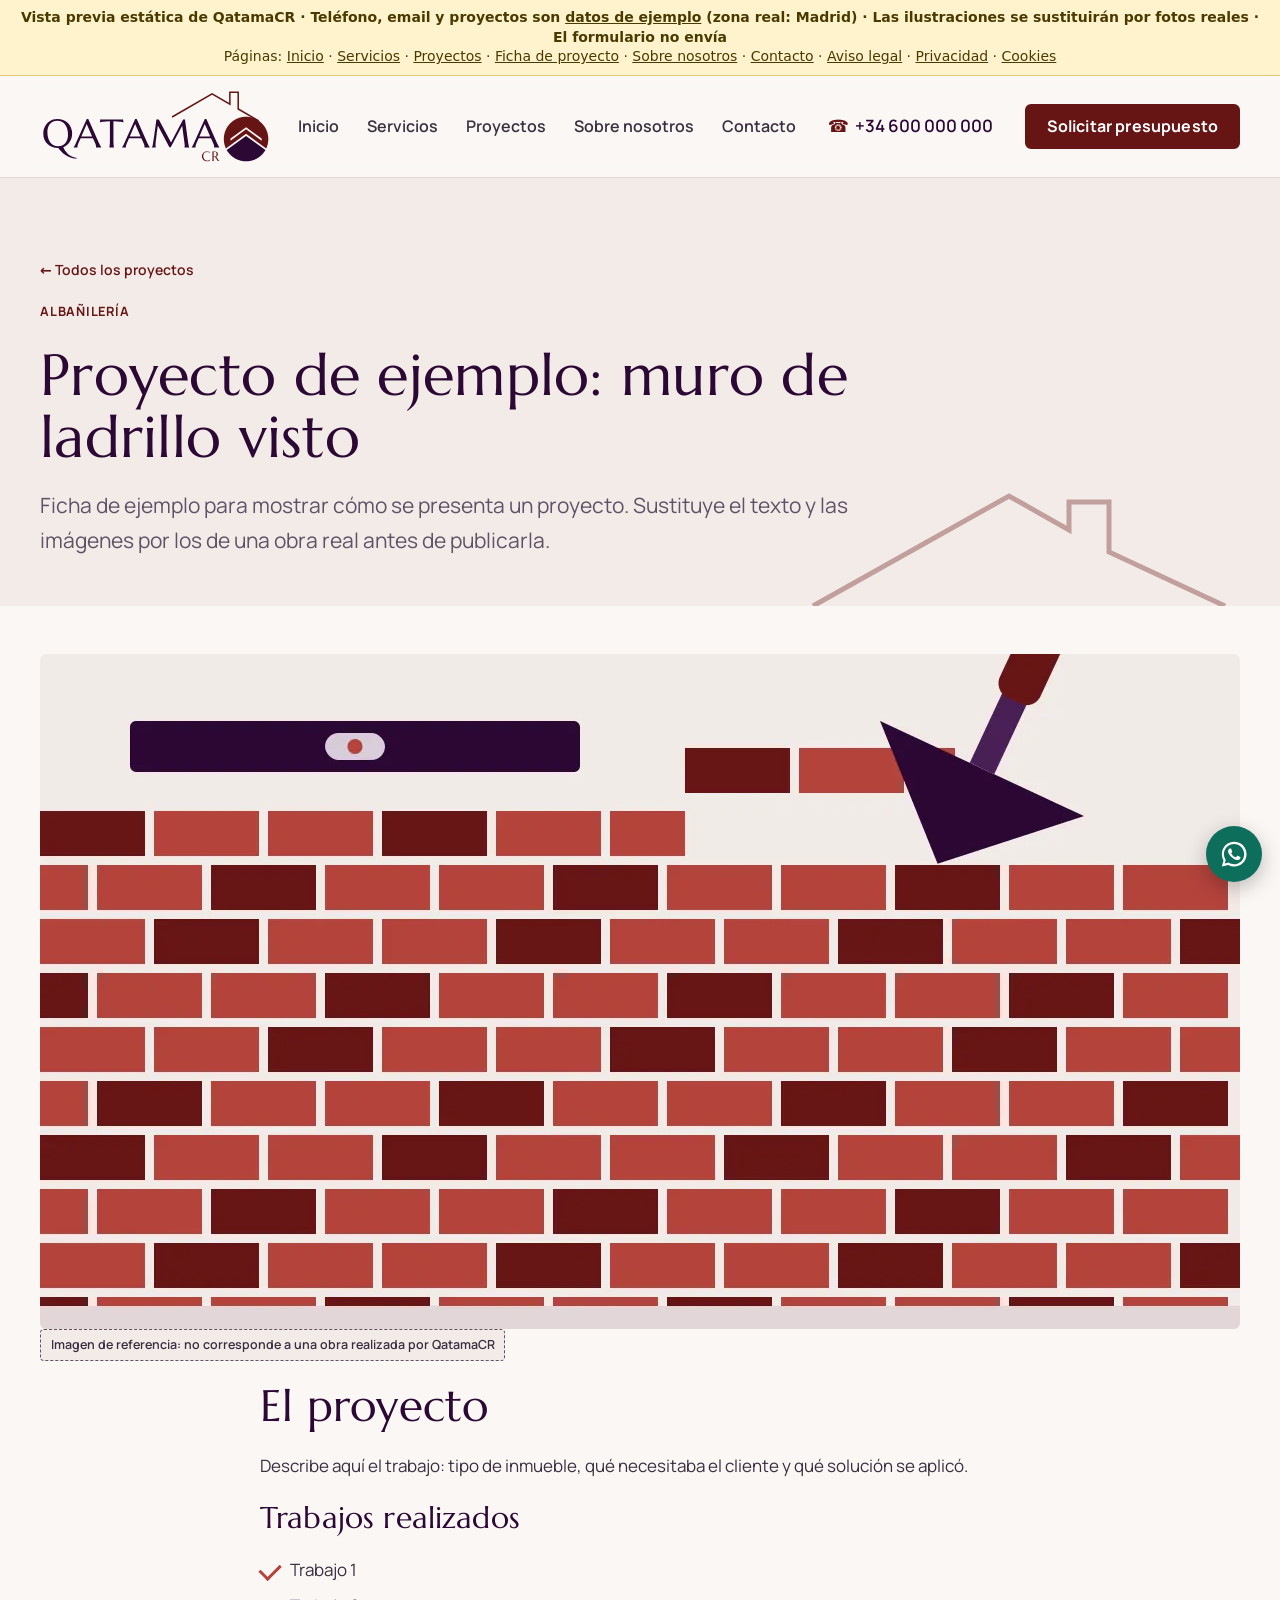
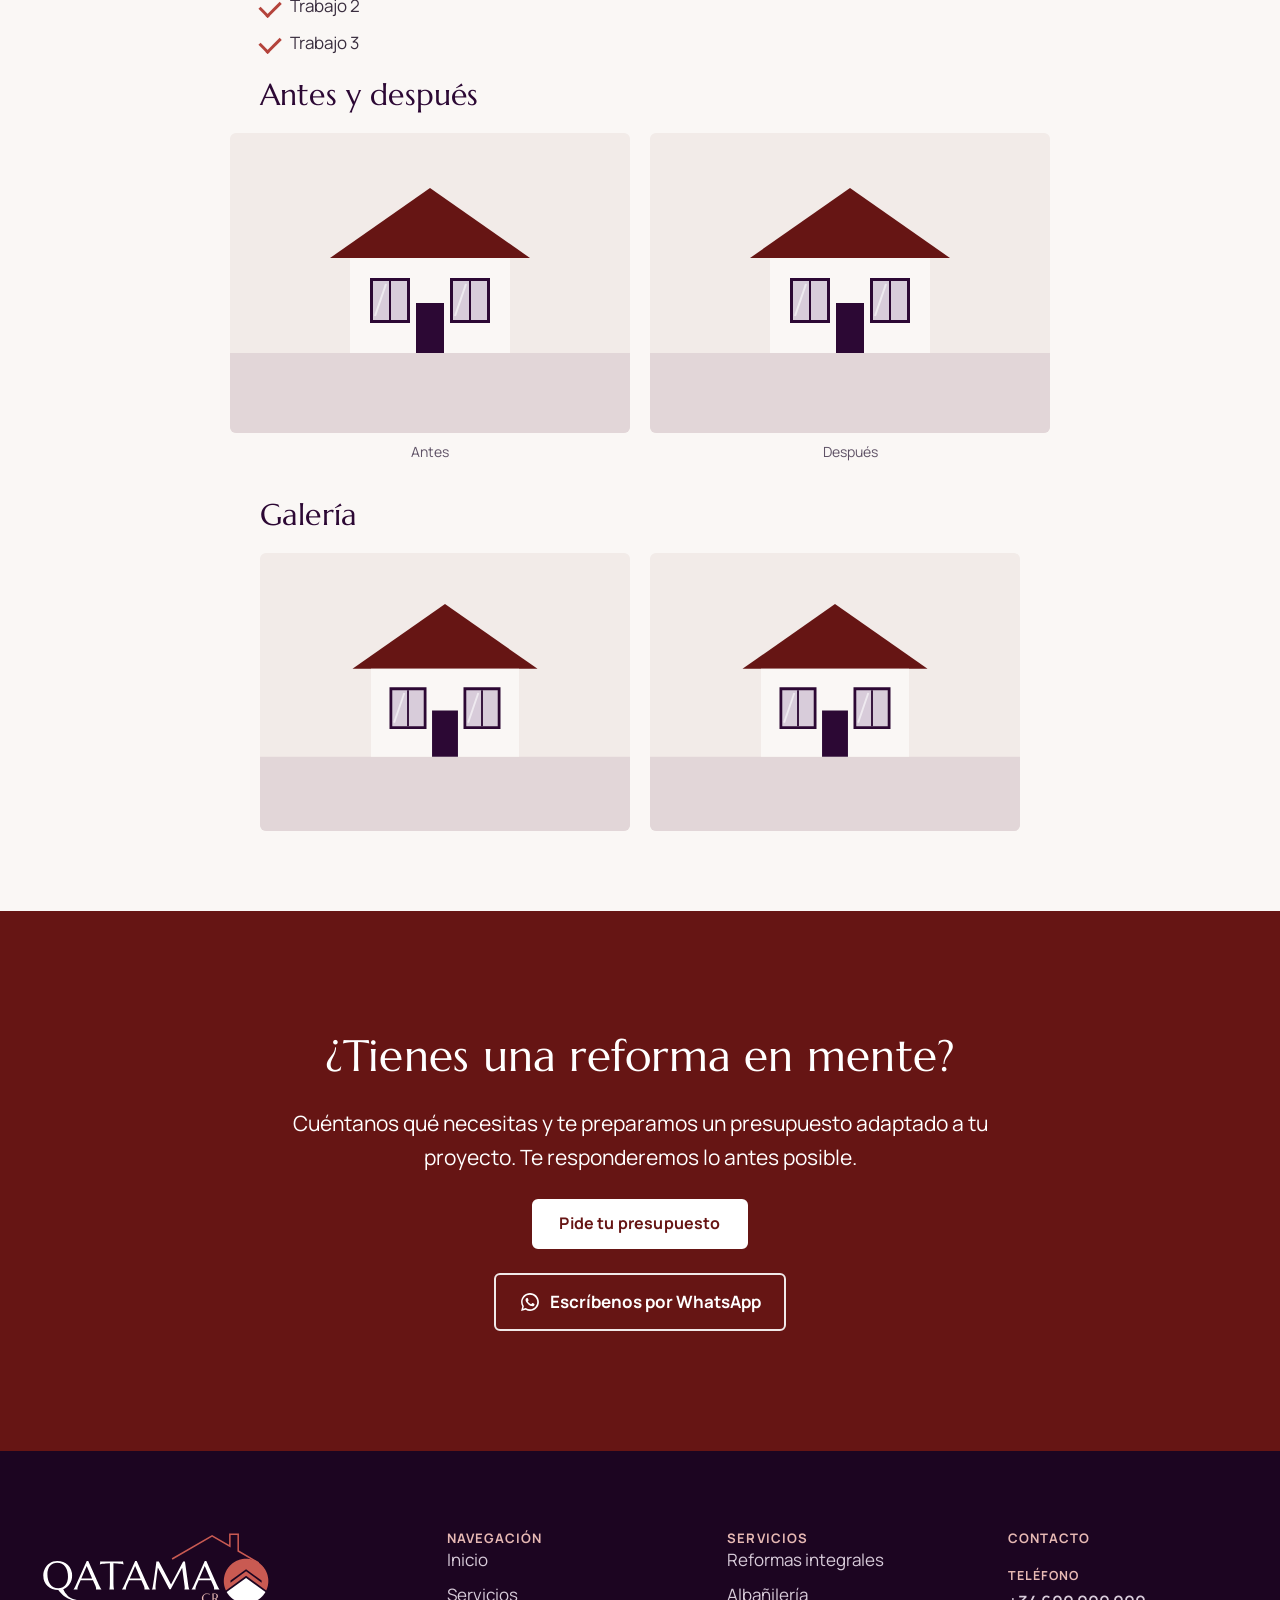
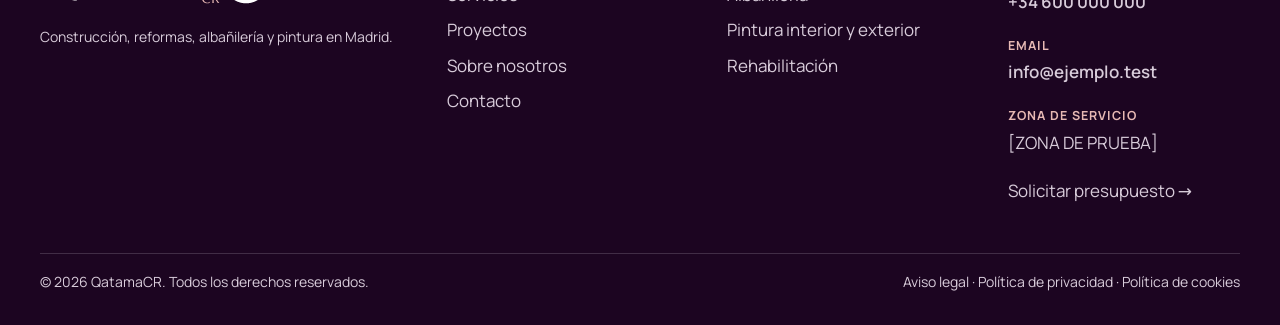
<file: proyecto-de-ejemplo-muro-de-ladrillo-visto.html>
<!DOCTYPE html>
<html lang="en-US">
<head>
	<meta charset="UTF-8" />
	<meta name="viewport" content="width=device-width, initial-scale=1" />
<meta name='robots' content='max-image-preview:large' />
<link rel="preload" href="assets/tema/assets/fonts/marcellus-latin-400.woff2" as="font" type="font/woff2" crossorigin>
<link rel="preload" href="assets/tema/assets/fonts/manrope-latin-variable.woff2" as="font" type="font/woff2" crossorigin>
<title>Proyecto de ejemplo: muro de ladrillo visto | QatamaCR</title>
<link rel="icon" href="assets/tema/assets/images/logo/favicon.ico" sizes="any">
<link rel="icon" href="assets/tema/assets/images/logo/favicon.svg" type="image/svg+xml">
<link rel="apple-touch-icon" href="assets/tema/assets/images/logo/apple-touch-icon-180.png">
<meta name="theme-color" content="#2C0834">

<!-- SEO: QatamaCR Core -->
<meta name="description" content="Ficha de ejemplo para mostrar cómo se presenta un proyecto. Sustituye el texto y las imágenes por los de una obra real antes de publicarla.">
<meta property="og:locale" content="es_ES">
<meta property="og:type" content="website">
<meta property="og:site_name" content="QatamaCR">
<meta property="og:title" content="Proyecto de ejemplo: muro de ladrillo visto | QatamaCR">
<meta property="og:description" content="Ficha de ejemplo para mostrar cómo se presenta un proyecto. Sustituye el texto y las imágenes por los de una obra real antes de publicarla.">
<meta property="og:url" content="#proyectos/proyecto-de-ejemplo-muro-de-ladrillo-visto/">
<meta property="og:image" content="#wp-content/uploads/2026/11/servicio-albanileria-1024x768.webp">
<meta name="twitter:card" content="summary_large_image">
<script type="application/ld+json">{"@context":"https://schema.org","@graph":[{"@type":"BreadcrumbList","itemListElement":[{"@type":"ListItem","position":1,"name":"Inicio","item":"#"},{"@type":"ListItem","position":2,"name":"Proyectos","item":"#proyectos/"},{"@type":"ListItem","position":3,"name":"Proyecto de ejemplo: muro de ladrillo visto","item":"#proyectos/proyecto-de-ejemplo-muro-de-ladrillo-visto/"}]}]}</script>
<script>
window._wpemojiSettings = {"baseUrl":"https:\/\/s.w.org\/images\/core\/emoji\/15.0.3\/72x72\/","ext":".png","svgUrl":"https:\/\/s.w.org\/images\/core\/emoji\/15.0.3\/svg\/","svgExt":".svg","source":{"concatemoji":"assets\/wp\/js\/wp-emoji-release.min.js"}};
/*! This file is auto-generated */
!function(i,n){var o,s,e;function c(e){try{var t={supportTests:e,timestamp:(new Date).valueOf()};sessionStorage.setItem(o,JSON.stringify(t))}catch(e){}}function p(e,t,n){e.clearRect(0,0,e.canvas.width,e.canvas.height),e.fillText(t,0,0);var t=new Uint32Array(e.getImageData(0,0,e.canvas.width,e.canvas.height).data),r=(e.clearRect(0,0,e.canvas.width,e.canvas.height),e.fillText(n,0,0),new Uint32Array(e.getImageData(0,0,e.canvas.width,e.canvas.height).data));return t.every(function(e,t){return e===r[t]})}function u(e,t,n){switch(t){case"flag":return n(e,"\ud83c\udff3\ufe0f\u200d\u26a7\ufe0f","\ud83c\udff3\ufe0f\u200b\u26a7\ufe0f")?!1:!n(e,"\ud83c\uddfa\ud83c\uddf3","\ud83c\uddfa\u200b\ud83c\uddf3")&&!n(e,"\ud83c\udff4\udb40\udc67\udb40\udc62\udb40\udc65\udb40\udc6e\udb40\udc67\udb40\udc7f","\ud83c\udff4\u200b\udb40\udc67\u200b\udb40\udc62\u200b\udb40\udc65\u200b\udb40\udc6e\u200b\udb40\udc67\u200b\udb40\udc7f");case"emoji":return!n(e,"\ud83d\udc26\u200d\u2b1b","\ud83d\udc26\u200b\u2b1b")}return!1}function f(e,t,n){var r="undefined"!=typeof WorkerGlobalScope&&self instanceof WorkerGlobalScope?new OffscreenCanvas(300,150):i.createElement("canvas"),a=r.getContext("2d",{willReadFrequently:!0}),o=(a.textBaseline="top",a.font="600 32px Arial",{});return e.forEach(function(e){o[e]=t(a,e,n)}),o}function t(e){var t=i.createElement("script");t.src=e,t.defer=!0,i.head.appendChild(t)}"undefined"!=typeof Promise&&(o="wpEmojiSettingsSupports",s=["flag","emoji"],n.supports={everything:!0,everythingExceptFlag:!0},e=new Promise(function(e){i.addEventListener("DOMContentLoaded",e,{once:!0})}),new Promise(function(t){var n=function(){try{var e=JSON.parse(sessionStorage.getItem(o));if("object"==typeof e&&"number"==typeof e.timestamp&&(new Date).valueOf()<e.timestamp+604800&&"object"==typeof e.supportTests)return e.supportTests}catch(e){}return null}();if(!n){if("undefined"!=typeof Worker&&"undefined"!=typeof OffscreenCanvas&&"undefined"!=typeof URL&&URL.createObjectURL&&"undefined"!=typeof Blob)try{var e="postMessage("+f.toString()+"("+[JSON.stringify(s),u.toString(),p.toString()].join(",")+"));",r=new Blob([e],{type:"text/javascript"}),a=new Worker(URL.createObjectURL(r),{name:"wpTestEmojiSupports"});return void(a.onmessage=function(e){c(n=e.data),a.terminate(),t(n)})}catch(e){}c(n=f(s,u,p))}t(n)}).then(function(e){for(var t in e)n.supports[t]=e[t],n.supports.everything=n.supports.everything&&n.supports[t],"flag"!==t&&(n.supports.everythingExceptFlag=n.supports.everythingExceptFlag&&n.supports[t]);n.supports.everythingExceptFlag=n.supports.everythingExceptFlag&&!n.supports.flag,n.DOMReady=!1,n.readyCallback=function(){n.DOMReady=!0}}).then(function(){return e}).then(function(){var e;n.supports.everything||(n.readyCallback(),(e=n.source||{}).concatemoji?t(e.concatemoji):e.wpemoji&&e.twemoji&&(t(e.twemoji),t(e.wpemoji)))}))}((window,document),window._wpemojiSettings);
</script>
<style id='wp-block-site-logo-inline-css'>
.wp-block-site-logo{box-sizing:border-box;line-height:0}.wp-block-site-logo a{display:inline-block;line-height:0}.wp-block-site-logo.is-default-size img{height:auto;width:120px}.wp-block-site-logo img{height:auto;max-width:100%}.wp-block-site-logo a,.wp-block-site-logo img{border-radius:inherit}.wp-block-site-logo.aligncenter{margin-left:auto;margin-right:auto;text-align:center}:root :where(.wp-block-site-logo.is-style-rounded){border-radius:9999px}
</style>
<style id='wp-block-navigation-link-inline-css'>
.wp-block-navigation .wp-block-navigation-item__label{overflow-wrap:break-word}.wp-block-navigation .wp-block-navigation-item__description{display:none}.link-ui-tools{border-top:1px solid #f0f0f0;padding:8px}.link-ui-block-inserter{padding-top:8px}.link-ui-block-inserter__back{margin-left:8px;text-transform:uppercase}
</style>
<link rel='stylesheet' id='wp-block-navigation-css' href='assets/wp/blocks/navigation/style.min.css' media='all' />
<style id='wp-block-button-inline-css'>
.wp-block-button__link{box-sizing:border-box;cursor:pointer;display:inline-block;text-align:center;word-break:break-word}.wp-block-button__link.aligncenter{text-align:center}.wp-block-button__link.alignright{text-align:right}:where(.wp-block-button__link){border-radius:9999px;box-shadow:none;padding:calc(.667em + 2px) calc(1.333em + 2px);text-decoration:none}.wp-block-button[style*=text-decoration] .wp-block-button__link{text-decoration:inherit}.wp-block-buttons>.wp-block-button.has-custom-width{max-width:none}.wp-block-buttons>.wp-block-button.has-custom-width .wp-block-button__link{width:100%}.wp-block-buttons>.wp-block-button.has-custom-font-size .wp-block-button__link{font-size:inherit}.wp-block-buttons>.wp-block-button.wp-block-button__width-25{width:calc(25% - var(--wp--style--block-gap, .5em)*.75)}.wp-block-buttons>.wp-block-button.wp-block-button__width-50{width:calc(50% - var(--wp--style--block-gap, .5em)*.5)}.wp-block-buttons>.wp-block-button.wp-block-button__width-75{width:calc(75% - var(--wp--style--block-gap, .5em)*.25)}.wp-block-buttons>.wp-block-button.wp-block-button__width-100{flex-basis:100%;width:100%}.wp-block-buttons.is-vertical>.wp-block-button.wp-block-button__width-25{width:25%}.wp-block-buttons.is-vertical>.wp-block-button.wp-block-button__width-50{width:50%}.wp-block-buttons.is-vertical>.wp-block-button.wp-block-button__width-75{width:75%}.wp-block-button.is-style-squared,.wp-block-button__link.wp-block-button.is-style-squared{border-radius:0}.wp-block-button.no-border-radius,.wp-block-button__link.no-border-radius{border-radius:0!important}:root :where(.wp-block-button .wp-block-button__link.is-style-outline),:root :where(.wp-block-button.is-style-outline>.wp-block-button__link){border:2px solid;padding:.667em 1.333em}:root :where(.wp-block-button .wp-block-button__link.is-style-outline:not(.has-text-color)),:root :where(.wp-block-button.is-style-outline>.wp-block-button__link:not(.has-text-color)){color:currentColor}:root :where(.wp-block-button .wp-block-button__link.is-style-outline:not(.has-background)),:root :where(.wp-block-button.is-style-outline>.wp-block-button__link:not(.has-background)){background-color:initial;background-image:none}
</style>
<style id='wp-block-buttons-inline-css'>
.wp-block-buttons.is-vertical{flex-direction:column}.wp-block-buttons.is-vertical>.wp-block-button:last-child{margin-bottom:0}.wp-block-buttons>.wp-block-button{display:inline-block;margin:0}.wp-block-buttons.is-content-justification-left{justify-content:flex-start}.wp-block-buttons.is-content-justification-left.is-vertical{align-items:flex-start}.wp-block-buttons.is-content-justification-center{justify-content:center}.wp-block-buttons.is-content-justification-center.is-vertical{align-items:center}.wp-block-buttons.is-content-justification-right{justify-content:flex-end}.wp-block-buttons.is-content-justification-right.is-vertical{align-items:flex-end}.wp-block-buttons.is-content-justification-space-between{justify-content:space-between}.wp-block-buttons.aligncenter{text-align:center}.wp-block-buttons:not(.is-content-justification-space-between,.is-content-justification-right,.is-content-justification-left,.is-content-justification-center) .wp-block-button.aligncenter{margin-left:auto;margin-right:auto;width:100%}.wp-block-buttons[style*=text-decoration] .wp-block-button,.wp-block-buttons[style*=text-decoration] .wp-block-button__link{text-decoration:inherit}.wp-block-buttons.has-custom-font-size .wp-block-button__link{font-size:inherit}.wp-block-button.aligncenter{text-align:center}
</style>
<style id='wp-block-group-inline-css'>
.wp-block-group{box-sizing:border-box}:where(.wp-block-group.wp-block-group-is-layout-constrained){position:relative}
</style>
<style id='wp-block-group-theme-inline-css'>
:where(.wp-block-group.has-background){padding:1.25em 2.375em}
</style>
<style id='wp-block-template-part-theme-inline-css'>
:root :where(.wp-block-template-part.has-background){margin-bottom:0;margin-top:0;padding:1.25em 2.375em}
</style>
<style id='wp-block-paragraph-inline-css'>
.is-small-text{font-size:.875em}.is-regular-text{font-size:1em}.is-large-text{font-size:2.25em}.is-larger-text{font-size:3em}.has-drop-cap:not(:focus):first-letter{float:left;font-size:8.4em;font-style:normal;font-weight:100;line-height:.68;margin:.05em .1em 0 0;text-transform:uppercase}body.rtl .has-drop-cap:not(:focus):first-letter{float:none;margin-left:.1em}p.has-drop-cap.has-background{overflow:hidden}:root :where(p.has-background){padding:1.25em 2.375em}:where(p.has-text-color:not(.has-link-color)) a{color:inherit}p.has-text-align-left[style*="writing-mode:vertical-lr"],p.has-text-align-right[style*="writing-mode:vertical-rl"]{rotate:180deg}
</style>
<style id='wp-block-post-terms-inline-css'>
.wp-block-post-terms{box-sizing:border-box}.wp-block-post-terms .wp-block-post-terms__separator{white-space:pre-wrap}
</style>
<style id='wp-block-post-title-inline-css'>
.wp-block-post-title{box-sizing:border-box;word-break:break-word}.wp-block-post-title a{display:inline-block}
</style>
<style id='wp-block-post-excerpt-inline-css'>
:where(.wp-block-post-excerpt){margin-bottom:var(--wp--style--block-gap);margin-top:var(--wp--style--block-gap)}.wp-block-post-excerpt__excerpt{margin-bottom:0;margin-top:0}.wp-block-post-excerpt__more-text{margin-bottom:0;margin-top:var(--wp--style--block-gap)}.wp-block-post-excerpt__more-link{display:inline-block}
</style>
<style id='wp-block-post-featured-image-inline-css'>
.wp-block-post-featured-image{margin-left:0;margin-right:0}.wp-block-post-featured-image a{display:block;height:100%}.wp-block-post-featured-image img{box-sizing:border-box;height:auto;max-width:100%;vertical-align:bottom;width:100%}.wp-block-post-featured-image.alignfull img,.wp-block-post-featured-image.alignwide img{width:100%}.wp-block-post-featured-image .wp-block-post-featured-image__overlay.has-background-dim{background-color:#000;inset:0;position:absolute}.wp-block-post-featured-image{position:relative}.wp-block-post-featured-image .wp-block-post-featured-image__overlay.has-background-gradient{background-color:initial}.wp-block-post-featured-image .wp-block-post-featured-image__overlay.has-background-dim-0{opacity:0}.wp-block-post-featured-image .wp-block-post-featured-image__overlay.has-background-dim-10{opacity:.1}.wp-block-post-featured-image .wp-block-post-featured-image__overlay.has-background-dim-20{opacity:.2}.wp-block-post-featured-image .wp-block-post-featured-image__overlay.has-background-dim-30{opacity:.3}.wp-block-post-featured-image .wp-block-post-featured-image__overlay.has-background-dim-40{opacity:.4}.wp-block-post-featured-image .wp-block-post-featured-image__overlay.has-background-dim-50{opacity:.5}.wp-block-post-featured-image .wp-block-post-featured-image__overlay.has-background-dim-60{opacity:.6}.wp-block-post-featured-image .wp-block-post-featured-image__overlay.has-background-dim-70{opacity:.7}.wp-block-post-featured-image .wp-block-post-featured-image__overlay.has-background-dim-80{opacity:.8}.wp-block-post-featured-image .wp-block-post-featured-image__overlay.has-background-dim-90{opacity:.9}.wp-block-post-featured-image .wp-block-post-featured-image__overlay.has-background-dim-100{opacity:1}.wp-block-post-featured-image:where(.alignleft,.alignright){width:100%}
</style>
<style id='wp-block-heading-inline-css'>
h1.has-background,h2.has-background,h3.has-background,h4.has-background,h5.has-background,h6.has-background{padding:1.25em 2.375em}h1.has-text-align-left[style*=writing-mode]:where([style*=vertical-lr]),h1.has-text-align-right[style*=writing-mode]:where([style*=vertical-rl]),h2.has-text-align-left[style*=writing-mode]:where([style*=vertical-lr]),h2.has-text-align-right[style*=writing-mode]:where([style*=vertical-rl]),h3.has-text-align-left[style*=writing-mode]:where([style*=vertical-lr]),h3.has-text-align-right[style*=writing-mode]:where([style*=vertical-rl]),h4.has-text-align-left[style*=writing-mode]:where([style*=vertical-lr]),h4.has-text-align-right[style*=writing-mode]:where([style*=vertical-rl]),h5.has-text-align-left[style*=writing-mode]:where([style*=vertical-lr]),h5.has-text-align-right[style*=writing-mode]:where([style*=vertical-rl]),h6.has-text-align-left[style*=writing-mode]:where([style*=vertical-lr]),h6.has-text-align-right[style*=writing-mode]:where([style*=vertical-rl]){rotate:180deg}
</style>
<style id='wp-block-list-inline-css'>
ol,ul{box-sizing:border-box}:root :where(ul.has-background,ol.has-background){padding:1.25em 2.375em}
</style>
<link rel='stylesheet' id='wp-block-image-css' href='assets/wp/blocks/image/style.min.css' media='all' />
<style id='wp-block-image-theme-inline-css'>
:root :where(.wp-block-image figcaption){color:#555;font-size:13px;text-align:center}.is-dark-theme :root :where(.wp-block-image figcaption){color:#ffffffa6}.wp-block-image{margin:0 0 1em}
</style>
<style id='wp-block-columns-inline-css'>
.wp-block-columns{align-items:normal!important;box-sizing:border-box;display:flex;flex-wrap:wrap!important}@media (min-width:782px){.wp-block-columns{flex-wrap:nowrap!important}}.wp-block-columns.are-vertically-aligned-top{align-items:flex-start}.wp-block-columns.are-vertically-aligned-center{align-items:center}.wp-block-columns.are-vertically-aligned-bottom{align-items:flex-end}@media (max-width:781px){.wp-block-columns:not(.is-not-stacked-on-mobile)>.wp-block-column{flex-basis:100%!important}}@media (min-width:782px){.wp-block-columns:not(.is-not-stacked-on-mobile)>.wp-block-column{flex-basis:0;flex-grow:1}.wp-block-columns:not(.is-not-stacked-on-mobile)>.wp-block-column[style*=flex-basis]{flex-grow:0}}.wp-block-columns.is-not-stacked-on-mobile{flex-wrap:nowrap!important}.wp-block-columns.is-not-stacked-on-mobile>.wp-block-column{flex-basis:0;flex-grow:1}.wp-block-columns.is-not-stacked-on-mobile>.wp-block-column[style*=flex-basis]{flex-grow:0}:where(.wp-block-columns){margin-bottom:1.75em}:where(.wp-block-columns.has-background){padding:1.25em 2.375em}.wp-block-column{flex-grow:1;min-width:0;overflow-wrap:break-word;word-break:break-word}.wp-block-column.is-vertically-aligned-top{align-self:flex-start}.wp-block-column.is-vertically-aligned-center{align-self:center}.wp-block-column.is-vertically-aligned-bottom{align-self:flex-end}.wp-block-column.is-vertically-aligned-stretch{align-self:stretch}.wp-block-column.is-vertically-aligned-bottom,.wp-block-column.is-vertically-aligned-center,.wp-block-column.is-vertically-aligned-top{width:100%}
</style>
<link rel='stylesheet' id='wp-block-gallery-css' href='assets/wp/blocks/gallery/style.min.css' media='all' />
<style id='wp-block-gallery-theme-inline-css'>
.blocks-gallery-caption{color:#555;font-size:13px;text-align:center}.is-dark-theme .blocks-gallery-caption{color:#ffffffa6}
</style>
<style id='wp-emoji-styles-inline-css'>

	img.wp-smiley, img.emoji {
		display: inline !important;
		border: none !important;
		box-shadow: none !important;
		height: 1em !important;
		width: 1em !important;
		margin: 0 0.07em !important;
		vertical-align: -0.1em !important;
		background: none !important;
		padding: 0 !important;
	}
</style>
<style id='wp-block-library-inline-css'>
:root{--wp-admin-theme-color:#007cba;--wp-admin-theme-color--rgb:0,124,186;--wp-admin-theme-color-darker-10:#006ba1;--wp-admin-theme-color-darker-10--rgb:0,107,161;--wp-admin-theme-color-darker-20:#005a87;--wp-admin-theme-color-darker-20--rgb:0,90,135;--wp-admin-border-width-focus:2px;--wp-block-synced-color:#7a00df;--wp-block-synced-color--rgb:122,0,223;--wp-bound-block-color:var(--wp-block-synced-color)}@media (min-resolution:192dpi){:root{--wp-admin-border-width-focus:1.5px}}.wp-element-button{cursor:pointer}:root{--wp--preset--font-size--normal:16px;--wp--preset--font-size--huge:42px}:root .has-very-light-gray-background-color{background-color:#eee}:root .has-very-dark-gray-background-color{background-color:#313131}:root .has-very-light-gray-color{color:#eee}:root .has-very-dark-gray-color{color:#313131}:root .has-vivid-green-cyan-to-vivid-cyan-blue-gradient-background{background:linear-gradient(135deg,#00d084,#0693e3)}:root .has-purple-crush-gradient-background{background:linear-gradient(135deg,#34e2e4,#4721fb 50%,#ab1dfe)}:root .has-hazy-dawn-gradient-background{background:linear-gradient(135deg,#faaca8,#dad0ec)}:root .has-subdued-olive-gradient-background{background:linear-gradient(135deg,#fafae1,#67a671)}:root .has-atomic-cream-gradient-background{background:linear-gradient(135deg,#fdd79a,#004a59)}:root .has-nightshade-gradient-background{background:linear-gradient(135deg,#330968,#31cdcf)}:root .has-midnight-gradient-background{background:linear-gradient(135deg,#020381,#2874fc)}.has-regular-font-size{font-size:1em}.has-larger-font-size{font-size:2.625em}.has-normal-font-size{font-size:var(--wp--preset--font-size--normal)}.has-huge-font-size{font-size:var(--wp--preset--font-size--huge)}.has-text-align-center{text-align:center}.has-text-align-left{text-align:left}.has-text-align-right{text-align:right}#end-resizable-editor-section{display:none}.aligncenter{clear:both}.items-justified-left{justify-content:flex-start}.items-justified-center{justify-content:center}.items-justified-right{justify-content:flex-end}.items-justified-space-between{justify-content:space-between}.screen-reader-text{border:0;clip:rect(1px,1px,1px,1px);clip-path:inset(50%);height:1px;margin:-1px;overflow:hidden;padding:0;position:absolute;width:1px;word-wrap:normal!important}.screen-reader-text:focus{background-color:#ddd;clip:auto!important;clip-path:none;color:#444;display:block;font-size:1em;height:auto;left:5px;line-height:normal;padding:15px 23px 14px;text-decoration:none;top:5px;width:auto;z-index:100000}html :where(.has-border-color){border-style:solid}html :where([style*=border-top-color]){border-top-style:solid}html :where([style*=border-right-color]){border-right-style:solid}html :where([style*=border-bottom-color]){border-bottom-style:solid}html :where([style*=border-left-color]){border-left-style:solid}html :where([style*=border-width]){border-style:solid}html :where([style*=border-top-width]){border-top-style:solid}html :where([style*=border-right-width]){border-right-style:solid}html :where([style*=border-bottom-width]){border-bottom-style:solid}html :where([style*=border-left-width]){border-left-style:solid}html :where(img[class*=wp-image-]){height:auto;max-width:100%}:where(figure){margin:0 0 1em}html :where(.is-position-sticky){--wp-admin--admin-bar--position-offset:var(--wp-admin--admin-bar--height,0px)}@media screen and (max-width:600px){html :where(.is-position-sticky){--wp-admin--admin-bar--position-offset:0px}}
</style>
<link rel='stylesheet' id='qatamacr-core-css' href='assets/plugin/assets/qatamacr-core.css' media='all' />
<style id='global-styles-inline-css'>
:root{--wp--preset--aspect-ratio--square: 1;--wp--preset--aspect-ratio--4-3: 4/3;--wp--preset--aspect-ratio--3-4: 3/4;--wp--preset--aspect-ratio--3-2: 3/2;--wp--preset--aspect-ratio--2-3: 2/3;--wp--preset--aspect-ratio--16-9: 16/9;--wp--preset--aspect-ratio--9-16: 9/16;--wp--preset--color--black: #000000;--wp--preset--color--cyan-bluish-gray: #abb8c3;--wp--preset--color--white: #ffffff;--wp--preset--color--pale-pink: #f78da7;--wp--preset--color--vivid-red: #cf2e2e;--wp--preset--color--luminous-vivid-orange: #ff6900;--wp--preset--color--luminous-vivid-amber: #fcb900;--wp--preset--color--light-green-cyan: #7bdcb5;--wp--preset--color--vivid-green-cyan: #00d084;--wp--preset--color--pale-cyan-blue: #8ed1fc;--wp--preset--color--vivid-cyan-blue: #0693e3;--wp--preset--color--vivid-purple: #9b51e0;--wp--preset--color--berenjena: #2C0834;--wp--preset--color--berenjena-oscuro: #1C0521;--wp--preset--color--berenjena-medio: #4A1F55;--wp--preset--color--burdeos: #661514;--wp--preset--color--burdeos-oscuro: #4A0F0E;--wp--preset--color--teja: #B4433B;--wp--preset--color--rosa-teja: #E7B9B4;--wp--preset--color--lila-claro: #D8CCDA;--wp--preset--color--texto: #3A2E3F;--wp--preset--color--texto-suave: #5F5266;--wp--preset--color--borde: #E2D6D8;--wp--preset--color--superficie: #F2EBE8;--wp--preset--color--fondo: #FAF7F5;--wp--preset--color--blanco: #FFFFFF;--wp--preset--gradient--vivid-cyan-blue-to-vivid-purple: linear-gradient(135deg,rgba(6,147,227,1) 0%,rgb(155,81,224) 100%);--wp--preset--gradient--light-green-cyan-to-vivid-green-cyan: linear-gradient(135deg,rgb(122,220,180) 0%,rgb(0,208,130) 100%);--wp--preset--gradient--luminous-vivid-amber-to-luminous-vivid-orange: linear-gradient(135deg,rgba(252,185,0,1) 0%,rgba(255,105,0,1) 100%);--wp--preset--gradient--luminous-vivid-orange-to-vivid-red: linear-gradient(135deg,rgba(255,105,0,1) 0%,rgb(207,46,46) 100%);--wp--preset--gradient--very-light-gray-to-cyan-bluish-gray: linear-gradient(135deg,rgb(238,238,238) 0%,rgb(169,184,195) 100%);--wp--preset--gradient--cool-to-warm-spectrum: linear-gradient(135deg,rgb(74,234,220) 0%,rgb(151,120,209) 20%,rgb(207,42,186) 40%,rgb(238,44,130) 60%,rgb(251,105,98) 80%,rgb(254,248,76) 100%);--wp--preset--gradient--blush-light-purple: linear-gradient(135deg,rgb(255,206,236) 0%,rgb(152,150,240) 100%);--wp--preset--gradient--blush-bordeaux: linear-gradient(135deg,rgb(254,205,165) 0%,rgb(254,45,45) 50%,rgb(107,0,62) 100%);--wp--preset--gradient--luminous-dusk: linear-gradient(135deg,rgb(255,203,112) 0%,rgb(199,81,192) 50%,rgb(65,88,208) 100%);--wp--preset--gradient--pale-ocean: linear-gradient(135deg,rgb(255,245,203) 0%,rgb(182,227,212) 50%,rgb(51,167,181) 100%);--wp--preset--gradient--electric-grass: linear-gradient(135deg,rgb(202,248,128) 0%,rgb(113,206,126) 100%);--wp--preset--gradient--midnight: linear-gradient(135deg,rgb(2,3,129) 0%,rgb(40,116,252) 100%);--wp--preset--font-size--small: 13px;--wp--preset--font-size--medium: clamp(14px, 0.875rem + ((1vw - 3.2px) * 0.652), 20px);--wp--preset--font-size--large: clamp(22.041px, 1.378rem + ((1vw - 3.2px) * 1.517), 36px);--wp--preset--font-size--x-large: clamp(25.014px, 1.563rem + ((1vw - 3.2px) * 1.846), 42px);--wp--preset--font-size--pequeno: 0.875rem;--wp--preset--font-size--base: 1.0625rem;--wp--preset--font-size--destacado: clamp(1.125rem, 1.125rem + ((1vw - 0.2rem) * 0.327), 1.3125rem);--wp--preset--font-size--grande: clamp(1.4rem, 1.4rem + ((1vw - 0.2rem) * 0.826), 1.875rem);--wp--preset--font-size--muy-grande: clamp(1.875rem, 1.875rem + ((1vw - 0.2rem) * 1.522), 2.75rem);--wp--preset--font-size--enorme: clamp(2.25rem, 2.25rem + ((1vw - 0.2rem) * 2.348), 3.6rem);--wp--preset--font-family--titulares: Marcellus, 'Times New Roman', Georgia, serif;--wp--preset--font-family--texto: Manrope, system-ui, -apple-system, 'Segoe UI', Roboto, Arial, sans-serif;--wp--preset--spacing--20: 0.75rem;--wp--preset--spacing--30: 1rem;--wp--preset--spacing--40: clamp(1.5rem, 3vw, 2rem);--wp--preset--spacing--50: clamp(2rem, 5vw, 3rem);--wp--preset--spacing--60: clamp(3rem, 7vw, 5rem);--wp--preset--spacing--70: clamp(4rem, 10vw, 7.5rem);--wp--preset--spacing--80: 5.06rem;--wp--preset--spacing--10: 0.5rem;--wp--preset--shadow--natural: 6px 6px 9px rgba(0, 0, 0, 0.2);--wp--preset--shadow--deep: 12px 12px 50px rgba(0, 0, 0, 0.4);--wp--preset--shadow--sharp: 6px 6px 0px rgba(0, 0, 0, 0.2);--wp--preset--shadow--outlined: 6px 6px 0px -3px rgba(255, 255, 255, 1), 6px 6px rgba(0, 0, 0, 1);--wp--preset--shadow--crisp: 6px 6px 0px rgba(0, 0, 0, 1);--wp--preset--shadow--suave: 0 1px 2px rgba(44, 8, 52, 0.06), 0 8px 24px rgba(44, 8, 52, 0.08);--wp--preset--shadow--elevada: 0 2px 4px rgba(44, 8, 52, 0.08), 0 18px 40px rgba(44, 8, 52, 0.14);--wp--custom--radio: 6px;--wp--custom--transicion: 180ms ease;}:root { --wp--style--global--content-size: 760px;--wp--style--global--wide-size: 1240px; }:where(body) { margin: 0; }.wp-site-blocks { padding-top: var(--wp--style--root--padding-top); padding-bottom: var(--wp--style--root--padding-bottom); }.has-global-padding { padding-right: var(--wp--style--root--padding-right); padding-left: var(--wp--style--root--padding-left); }.has-global-padding > .alignfull { margin-right: calc(var(--wp--style--root--padding-right) * -1); margin-left: calc(var(--wp--style--root--padding-left) * -1); }.has-global-padding :where(:not(.alignfull.is-layout-flow) > .has-global-padding:not(.wp-block-block, .alignfull)) { padding-right: 0; padding-left: 0; }.has-global-padding :where(:not(.alignfull.is-layout-flow) > .has-global-padding:not(.wp-block-block, .alignfull)) > .alignfull { margin-left: 0; margin-right: 0; }.wp-site-blocks > .alignleft { float: left; margin-right: 2em; }.wp-site-blocks > .alignright { float: right; margin-left: 2em; }.wp-site-blocks > .aligncenter { justify-content: center; margin-left: auto; margin-right: auto; }:where(.wp-site-blocks) > * { margin-block-start: 1.25rem; margin-block-end: 0; }:where(.wp-site-blocks) > :first-child { margin-block-start: 0; }:where(.wp-site-blocks) > :last-child { margin-block-end: 0; }:root { --wp--style--block-gap: 1.25rem; }.is-layout-flow  > :first-child{margin-block-start: 0;}.is-layout-flow  > :last-child{margin-block-end: 0;}.is-layout-flow  > *{margin-block-start: 1.25rem;margin-block-end: 0;}.is-layout-constrained  > :first-child{margin-block-start: 0;}.is-layout-constrained  > :last-child{margin-block-end: 0;}.is-layout-constrained  > *{margin-block-start: 1.25rem;margin-block-end: 0;}.is-layout-flex {gap: 1.25rem;}.is-layout-grid {gap: 1.25rem;}.is-layout-flow > .alignleft{float: left;margin-inline-start: 0;margin-inline-end: 2em;}.is-layout-flow > .alignright{float: right;margin-inline-start: 2em;margin-inline-end: 0;}.is-layout-flow > .aligncenter{margin-left: auto !important;margin-right: auto !important;}.is-layout-constrained > .alignleft{float: left;margin-inline-start: 0;margin-inline-end: 2em;}.is-layout-constrained > .alignright{float: right;margin-inline-start: 2em;margin-inline-end: 0;}.is-layout-constrained > .aligncenter{margin-left: auto !important;margin-right: auto !important;}.is-layout-constrained > :where(:not(.alignleft):not(.alignright):not(.alignfull)){max-width: var(--wp--style--global--content-size);margin-left: auto !important;margin-right: auto !important;}.is-layout-constrained > .alignwide{max-width: var(--wp--style--global--wide-size);}body .is-layout-flex{display: flex;}.is-layout-flex{flex-wrap: wrap;align-items: center;}.is-layout-flex > :is(*, div){margin: 0;}body .is-layout-grid{display: grid;}.is-layout-grid > :is(*, div){margin: 0;}:root :where(body){background-color: var(--wp--preset--color--fondo);color: var(--wp--preset--color--texto);font-family: var(--wp--preset--font-family--texto);font-size: var(--wp--preset--font-size--base);font-weight: 400;line-height: 1.65;--wp--style--root--padding-top: 0;--wp--style--root--padding-right: clamp(1.25rem, 4vw, 2.5rem);--wp--style--root--padding-bottom: 0;--wp--style--root--padding-left: clamp(1.25rem, 4vw, 2.5rem);}:root :where(a:where(:not(.wp-element-button))){color: var(--wp--preset--color--burdeos);text-decoration: underline;}:root :where(a:where(:not(.wp-element-button)):hover){color: var(--wp--preset--color--berenjena);}:root :where(a:where(:not(.wp-element-button)):focus){color: var(--wp--preset--color--berenjena);}:root :where(h1, h2, h3, h4, h5, h6){color: var(--wp--preset--color--berenjena);font-family: var(--wp--preset--font-family--titulares);font-weight: 400;letter-spacing: 0.005em;line-height: 1.15;}:root :where(h1){font-size: var(--wp--preset--font-size--enorme);line-height: 1.08;}:root :where(h2){font-size: var(--wp--preset--font-size--muy-grande);}:root :where(h3){font-size: var(--wp--preset--font-size--grande);line-height: 1.2;}:root :where(h4){font-family: var(--wp--preset--font-family--texto);font-size: var(--wp--preset--font-size--destacado);font-weight: 700;line-height: 1.3;}:root :where(h5){font-family: var(--wp--preset--font-family--texto);font-size: var(--wp--preset--font-size--base);font-weight: 700;}:root :where(h6){font-family: var(--wp--preset--font-family--texto);font-size: var(--wp--preset--font-size--pequeno);font-weight: 700;letter-spacing: 0.08em;text-transform: uppercase;}:root :where(.wp-element-button, .wp-block-button__link){background-color: var(--wp--preset--color--burdeos);border-radius: var(--wp--custom--radio);border-color: var(--wp--preset--color--burdeos);border-width: 2px;border-style: solid;color: var(--wp--preset--color--blanco);font-family: var(--wp--preset--font-family--texto);font-size: clamp(0.875rem, 0.875rem + ((1vw - 0.2rem) * 0.217), 1rem);font-weight: 700;letter-spacing: 0.01em;line-height: 1.2;padding-top: 0.85rem;padding-right: 1.6rem;padding-bottom: 0.85rem;padding-left: 1.6rem;text-decoration: none;}:root :where(.wp-element-button:hover, .wp-block-button__link:hover){background-color: var(--wp--preset--color--burdeos-oscuro);border-color: var(--wp--preset--color--burdeos-oscuro);color: var(--wp--preset--color--blanco);}:root :where(.wp-element-button:focus, .wp-block-button__link:focus){background-color: var(--wp--preset--color--burdeos-oscuro);color: var(--wp--preset--color--blanco);}:root :where(.wp-element-caption, .wp-block-audio figcaption, .wp-block-embed figcaption, .wp-block-gallery figcaption, .wp-block-image figcaption, .wp-block-table figcaption, .wp-block-video figcaption){color: var(--wp--preset--color--texto-suave);font-size: var(--wp--preset--font-size--pequeno);}.has-black-color{color: var(--wp--preset--color--black) !important;}.has-cyan-bluish-gray-color{color: var(--wp--preset--color--cyan-bluish-gray) !important;}.has-white-color{color: var(--wp--preset--color--white) !important;}.has-pale-pink-color{color: var(--wp--preset--color--pale-pink) !important;}.has-vivid-red-color{color: var(--wp--preset--color--vivid-red) !important;}.has-luminous-vivid-orange-color{color: var(--wp--preset--color--luminous-vivid-orange) !important;}.has-luminous-vivid-amber-color{color: var(--wp--preset--color--luminous-vivid-amber) !important;}.has-light-green-cyan-color{color: var(--wp--preset--color--light-green-cyan) !important;}.has-vivid-green-cyan-color{color: var(--wp--preset--color--vivid-green-cyan) !important;}.has-pale-cyan-blue-color{color: var(--wp--preset--color--pale-cyan-blue) !important;}.has-vivid-cyan-blue-color{color: var(--wp--preset--color--vivid-cyan-blue) !important;}.has-vivid-purple-color{color: var(--wp--preset--color--vivid-purple) !important;}.has-berenjena-color{color: var(--wp--preset--color--berenjena) !important;}.has-berenjena-oscuro-color{color: var(--wp--preset--color--berenjena-oscuro) !important;}.has-berenjena-medio-color{color: var(--wp--preset--color--berenjena-medio) !important;}.has-burdeos-color{color: var(--wp--preset--color--burdeos) !important;}.has-burdeos-oscuro-color{color: var(--wp--preset--color--burdeos-oscuro) !important;}.has-teja-color{color: var(--wp--preset--color--teja) !important;}.has-rosa-teja-color{color: var(--wp--preset--color--rosa-teja) !important;}.has-lila-claro-color{color: var(--wp--preset--color--lila-claro) !important;}.has-texto-color{color: var(--wp--preset--color--texto) !important;}.has-texto-suave-color{color: var(--wp--preset--color--texto-suave) !important;}.has-borde-color{color: var(--wp--preset--color--borde) !important;}.has-superficie-color{color: var(--wp--preset--color--superficie) !important;}.has-fondo-color{color: var(--wp--preset--color--fondo) !important;}.has-blanco-color{color: var(--wp--preset--color--blanco) !important;}.has-black-background-color{background-color: var(--wp--preset--color--black) !important;}.has-cyan-bluish-gray-background-color{background-color: var(--wp--preset--color--cyan-bluish-gray) !important;}.has-white-background-color{background-color: var(--wp--preset--color--white) !important;}.has-pale-pink-background-color{background-color: var(--wp--preset--color--pale-pink) !important;}.has-vivid-red-background-color{background-color: var(--wp--preset--color--vivid-red) !important;}.has-luminous-vivid-orange-background-color{background-color: var(--wp--preset--color--luminous-vivid-orange) !important;}.has-luminous-vivid-amber-background-color{background-color: var(--wp--preset--color--luminous-vivid-amber) !important;}.has-light-green-cyan-background-color{background-color: var(--wp--preset--color--light-green-cyan) !important;}.has-vivid-green-cyan-background-color{background-color: var(--wp--preset--color--vivid-green-cyan) !important;}.has-pale-cyan-blue-background-color{background-color: var(--wp--preset--color--pale-cyan-blue) !important;}.has-vivid-cyan-blue-background-color{background-color: var(--wp--preset--color--vivid-cyan-blue) !important;}.has-vivid-purple-background-color{background-color: var(--wp--preset--color--vivid-purple) !important;}.has-berenjena-background-color{background-color: var(--wp--preset--color--berenjena) !important;}.has-berenjena-oscuro-background-color{background-color: var(--wp--preset--color--berenjena-oscuro) !important;}.has-berenjena-medio-background-color{background-color: var(--wp--preset--color--berenjena-medio) !important;}.has-burdeos-background-color{background-color: var(--wp--preset--color--burdeos) !important;}.has-burdeos-oscuro-background-color{background-color: var(--wp--preset--color--burdeos-oscuro) !important;}.has-teja-background-color{background-color: var(--wp--preset--color--teja) !important;}.has-rosa-teja-background-color{background-color: var(--wp--preset--color--rosa-teja) !important;}.has-lila-claro-background-color{background-color: var(--wp--preset--color--lila-claro) !important;}.has-texto-background-color{background-color: var(--wp--preset--color--texto) !important;}.has-texto-suave-background-color{background-color: var(--wp--preset--color--texto-suave) !important;}.has-borde-background-color{background-color: var(--wp--preset--color--borde) !important;}.has-superficie-background-color{background-color: var(--wp--preset--color--superficie) !important;}.has-fondo-background-color{background-color: var(--wp--preset--color--fondo) !important;}.has-blanco-background-color{background-color: var(--wp--preset--color--blanco) !important;}.has-black-border-color{border-color: var(--wp--preset--color--black) !important;}.has-cyan-bluish-gray-border-color{border-color: var(--wp--preset--color--cyan-bluish-gray) !important;}.has-white-border-color{border-color: var(--wp--preset--color--white) !important;}.has-pale-pink-border-color{border-color: var(--wp--preset--color--pale-pink) !important;}.has-vivid-red-border-color{border-color: var(--wp--preset--color--vivid-red) !important;}.has-luminous-vivid-orange-border-color{border-color: var(--wp--preset--color--luminous-vivid-orange) !important;}.has-luminous-vivid-amber-border-color{border-color: var(--wp--preset--color--luminous-vivid-amber) !important;}.has-light-green-cyan-border-color{border-color: var(--wp--preset--color--light-green-cyan) !important;}.has-vivid-green-cyan-border-color{border-color: var(--wp--preset--color--vivid-green-cyan) !important;}.has-pale-cyan-blue-border-color{border-color: var(--wp--preset--color--pale-cyan-blue) !important;}.has-vivid-cyan-blue-border-color{border-color: var(--wp--preset--color--vivid-cyan-blue) !important;}.has-vivid-purple-border-color{border-color: var(--wp--preset--color--vivid-purple) !important;}.has-berenjena-border-color{border-color: var(--wp--preset--color--berenjena) !important;}.has-berenjena-oscuro-border-color{border-color: var(--wp--preset--color--berenjena-oscuro) !important;}.has-berenjena-medio-border-color{border-color: var(--wp--preset--color--berenjena-medio) !important;}.has-burdeos-border-color{border-color: var(--wp--preset--color--burdeos) !important;}.has-burdeos-oscuro-border-color{border-color: var(--wp--preset--color--burdeos-oscuro) !important;}.has-teja-border-color{border-color: var(--wp--preset--color--teja) !important;}.has-rosa-teja-border-color{border-color: var(--wp--preset--color--rosa-teja) !important;}.has-lila-claro-border-color{border-color: var(--wp--preset--color--lila-claro) !important;}.has-texto-border-color{border-color: var(--wp--preset--color--texto) !important;}.has-texto-suave-border-color{border-color: var(--wp--preset--color--texto-suave) !important;}.has-borde-border-color{border-color: var(--wp--preset--color--borde) !important;}.has-superficie-border-color{border-color: var(--wp--preset--color--superficie) !important;}.has-fondo-border-color{border-color: var(--wp--preset--color--fondo) !important;}.has-blanco-border-color{border-color: var(--wp--preset--color--blanco) !important;}.has-vivid-cyan-blue-to-vivid-purple-gradient-background{background: var(--wp--preset--gradient--vivid-cyan-blue-to-vivid-purple) !important;}.has-light-green-cyan-to-vivid-green-cyan-gradient-background{background: var(--wp--preset--gradient--light-green-cyan-to-vivid-green-cyan) !important;}.has-luminous-vivid-amber-to-luminous-vivid-orange-gradient-background{background: var(--wp--preset--gradient--luminous-vivid-amber-to-luminous-vivid-orange) !important;}.has-luminous-vivid-orange-to-vivid-red-gradient-background{background: var(--wp--preset--gradient--luminous-vivid-orange-to-vivid-red) !important;}.has-very-light-gray-to-cyan-bluish-gray-gradient-background{background: var(--wp--preset--gradient--very-light-gray-to-cyan-bluish-gray) !important;}.has-cool-to-warm-spectrum-gradient-background{background: var(--wp--preset--gradient--cool-to-warm-spectrum) !important;}.has-blush-light-purple-gradient-background{background: var(--wp--preset--gradient--blush-light-purple) !important;}.has-blush-bordeaux-gradient-background{background: var(--wp--preset--gradient--blush-bordeaux) !important;}.has-luminous-dusk-gradient-background{background: var(--wp--preset--gradient--luminous-dusk) !important;}.has-pale-ocean-gradient-background{background: var(--wp--preset--gradient--pale-ocean) !important;}.has-electric-grass-gradient-background{background: var(--wp--preset--gradient--electric-grass) !important;}.has-midnight-gradient-background{background: var(--wp--preset--gradient--midnight) !important;}.has-small-font-size{font-size: var(--wp--preset--font-size--small) !important;}.has-medium-font-size{font-size: var(--wp--preset--font-size--medium) !important;}.has-large-font-size{font-size: var(--wp--preset--font-size--large) !important;}.has-x-large-font-size{font-size: var(--wp--preset--font-size--x-large) !important;}.has-pequeno-font-size{font-size: var(--wp--preset--font-size--pequeno) !important;}.has-base-font-size{font-size: var(--wp--preset--font-size--base) !important;}.has-destacado-font-size{font-size: var(--wp--preset--font-size--destacado) !important;}.has-grande-font-size{font-size: var(--wp--preset--font-size--grande) !important;}.has-muy-grande-font-size{font-size: var(--wp--preset--font-size--muy-grande) !important;}.has-enorme-font-size{font-size: var(--wp--preset--font-size--enorme) !important;}.has-titulares-font-family{font-family: var(--wp--preset--font-family--titulares) !important;}.has-texto-font-family{font-family: var(--wp--preset--font-family--texto) !important;}
:root :where(.wp-block-navigation){font-size: clamp(0.875rem, 0.875rem + ((1vw - 0.2rem) * 0.217), 1rem);font-weight: 600;}
:root :where(.wp-block-post-title){font-family: var(--wp--preset--font-family--titulares);}
:root :where(.wp-block-image img, .wp-block-image .wp-block-image__crop-area, .wp-block-image .components-placeholder){border-radius: var(--wp--custom--radio);}
:root :where(.wp-block-post-featured-image img, .wp-block-post-featured-image .block-editor-media-placeholder, .wp-block-post-featured-image .wp-block-post-featured-image__overlay){border-radius: var(--wp--custom--radio);}
:root :where(.wp-block-list){padding-left: 1.25rem;}
</style>
<style id='core-block-supports-inline-css'>
.wp-container-core-navigation-is-layout-1{gap:1.75rem;justify-content:flex-end;}.wp-container-core-group-is-layout-1{flex-wrap:nowrap;gap:2rem;}.wp-container-core-group-is-layout-2{flex-wrap:nowrap;justify-content:space-between;}.wp-container-core-group-is-layout-3 > :where(:not(.alignleft):not(.alignright):not(.alignfull)){max-width:1240px;margin-left:auto !important;margin-right:auto !important;}.wp-container-core-group-is-layout-3 > .alignwide{max-width:1240px;}.wp-container-core-group-is-layout-3 .alignfull{max-width:none;}.wp-container-core-group-is-layout-4 > :where(:not(.alignleft):not(.alignright):not(.alignfull)){max-width:820px;margin-left:0 !important;margin-right:auto !important;}.wp-container-core-group-is-layout-4 > .alignwide{max-width:820px;}.wp-container-core-group-is-layout-4 .alignfull{max-width:none;}.wp-container-core-group-is-layout-5 > :where(:not(.alignleft):not(.alignright):not(.alignfull)){max-width:1240px;margin-left:auto !important;margin-right:auto !important;}.wp-container-core-group-is-layout-5 > .alignwide{max-width:1240px;}.wp-container-core-group-is-layout-5 .alignfull{max-width:none;}.wp-container-core-columns-is-layout-1{flex-wrap:nowrap;}.wp-block-gallery.wp-block-gallery-2{--wp--style--unstable-gallery-gap:var( --wp--style--gallery-gap-default, var( --gallery-block--gutter-size, var( --wp--style--block-gap, 0.5em ) ) );gap:var( --wp--style--gallery-gap-default, var( --gallery-block--gutter-size, var( --wp--style--block-gap, 0.5em ) ) );}.wp-container-core-group-is-layout-6 > :where(:not(.alignleft):not(.alignright):not(.alignfull)){max-width:820px;margin-left:auto !important;margin-right:auto !important;}.wp-container-core-group-is-layout-6 > .alignwide{max-width:1240px;}.wp-container-core-group-is-layout-6 .alignfull{max-width:none;}.wp-container-core-buttons-is-layout-2{justify-content:center;}.wp-container-core-group-is-layout-7 > :where(:not(.alignleft):not(.alignright):not(.alignfull)){max-width:720px;margin-left:auto !important;margin-right:auto !important;}.wp-container-core-group-is-layout-7 > .alignwide{max-width:720px;}.wp-container-core-group-is-layout-7 .alignfull{max-width:none;}.wp-container-core-group-is-layout-7 > *{margin-block-start:0;margin-block-end:0;}.wp-container-core-group-is-layout-7 > * + *{margin-block-start:1.5rem;margin-block-end:0;}.wp-container-core-group-is-layout-8 > :where(:not(.alignleft):not(.alignright):not(.alignfull)){max-width:1240px;margin-left:auto !important;margin-right:auto !important;}.wp-container-core-group-is-layout-8 > .alignwide{max-width:1240px;}.wp-container-core-group-is-layout-8 .alignfull{max-width:none;}.wp-container-core-columns-is-layout-2{flex-wrap:nowrap;gap:2em var(--wp--preset--spacing--50);}.wp-container-core-group-is-layout-10{justify-content:space-between;}.wp-container-core-group-is-layout-11 > :where(:not(.alignleft):not(.alignright):not(.alignfull)){max-width:1240px;margin-left:auto !important;margin-right:auto !important;}.wp-container-core-group-is-layout-11 > .alignwide{max-width:1240px;}.wp-container-core-group-is-layout-11 .alignfull{max-width:none;}
</style>
<style id='wp-block-template-skip-link-inline-css'>

		.skip-link.screen-reader-text {
			border: 0;
			clip: rect(1px,1px,1px,1px);
			clip-path: inset(50%);
			height: 1px;
			margin: -1px;
			overflow: hidden;
			padding: 0;
			position: absolute !important;
			width: 1px;
			word-wrap: normal !important;
		}

		.skip-link.screen-reader-text:focus {
			background-color: #eee;
			clip: auto !important;
			clip-path: none;
			color: #444;
			display: block;
			font-size: 1em;
			height: auto;
			left: 5px;
			line-height: normal;
			padding: 15px 23px 14px;
			text-decoration: none;
			top: 5px;
			width: auto;
			z-index: 100000;
		}
</style>
<link rel='stylesheet' id='qatamacr-css' href='assets/tema/assets/css/qatamacr.css' media='all' />
<meta name="generator" content="WordPress 6.6-RC3" />
<link rel="canonical" href="proyecto-de-ejemplo-muro-de-ladrillo-visto.html" />
<link rel='shortlink' href='index.html' />
<script id="wp-load-polyfill-importmap">
( HTMLScriptElement.supports && HTMLScriptElement.supports("importmap") ) || document.write( '<script src="assets/wp/js/dist/vendor/wp-polyfill-importmap.min.js"></scr' + 'ipt>' );
</script>
<script type="importmap" id="wp-importmap">
{"imports":{"@wordpress\/interactivity":".\/assets\/wp\/js\/dist\/interactivity.min.js"}}
</script>
<script type="module" src="assets/wp/blocks/navigation/view.min.js" id="@wordpress/block-library/navigation-js-module"></script>
<link rel="modulepreload" href="assets/wp/js/dist/interactivity.min.js" id="@wordpress/interactivity-js-modulepreload"><style id='wp-fonts-local'>
@font-face{font-family:Marcellus;font-style:normal;font-weight:400;font-display:swap;src:url("assets/tema/assets/fonts/marcellus-latin-400.woff2") format('woff2');}
@font-face{font-family:Manrope;font-style:normal;font-weight:200 800;font-display:swap;src:url("assets/tema/assets/fonts/manrope-latin-variable.woff2") format('woff2');}
</style>
</head>

<body class="qcr_proyecto-template-default single single-qcr_proyecto postid-74 wp-embed-responsive"><div style="position:relative;z-index:1000;background:#FFF3CD;color:#4a3a00;font:600 14px/1.4 system-ui,sans-serif;padding:8px 16px;text-align:center;border-bottom:1px solid #e0c97a">Vista previa estática de QatamaCR · Teléfono, email y proyectos son <u>datos de ejemplo</u> (zona real: Madrid) · Las ilustraciones se sustituirán por fotos reales · El formulario no envía<br><span style="font-weight:500">Páginas: <a href="index.html" style="color:#4a3a00">Inicio</a> · <a href="servicios.html" style="color:#4a3a00">Servicios</a> · <a href="proyectos.html" style="color:#4a3a00">Proyectos</a> · <a href="proyecto-de-ejemplo-reforma-de-cocina.html" style="color:#4a3a00">Ficha de proyecto</a> · <a href="sobre-nosotros.html" style="color:#4a3a00">Sobre nosotros</a> · <a href="contacto.html" style="color:#4a3a00">Contacto</a> · <a href="aviso-legal.html" style="color:#4a3a00">Aviso legal</a> · <a href="politica-de-privacidad.html" style="color:#4a3a00">Privacidad</a> · <a href="politica-de-cookies.html" style="color:#4a3a00">Cookies</a></span></div>

<div class="wp-site-blocks"><header class="wp-block-template-part">
<div class="wp-block-group qcr-header has-global-padding is-layout-constrained wp-container-core-group-is-layout-3 wp-block-group-is-layout-constrained" style="padding-top:0.85rem;padding-bottom:0.85rem">
<div class="wp-block-group alignwide is-content-justification-space-between is-nowrap is-layout-flex wp-container-core-group-is-layout-2 wp-block-group-is-layout-flex"><div class="wp-block-site-logo qatamacr-logo"><a href="index.html" class="custom-logo-link" rel="home"><img src="assets/tema/assets/images/logo/qatamacr-logo-principal.svg" class="custom-logo" alt="QatamaCR – Inicio" width="230" height="74" decoding="async"></a></div>


<div class="wp-block-group is-nowrap is-layout-flex wp-container-core-group-is-layout-1 wp-block-group-is-layout-flex"><nav class="is-responsive items-justified-right wp-block-navigation is-content-justification-right is-layout-flex wp-container-core-navigation-is-layout-1 wp-block-navigation-is-layout-flex" aria-label="Menú principal" 
		 data-wp-interactive="core/navigation" data-wp-context='{"overlayOpenedBy":{"click":false,"hover":false,"focus":false},"type":"overlay","roleAttribute":"","ariaLabel":"Menu"}'><button aria-haspopup="dialog" aria-label="Open menu" class="wp-block-navigation__responsive-container-open " 
				data-wp-on-async--click="actions.openMenuOnClick"
				data-wp-on--keydown="actions.handleMenuKeydown"
			><svg width="24" height="24" xmlns="http://www.w3.org/2000/svg" viewBox="0 0 24 24"><path d="M5 5v1.5h14V5H5zm0 7.8h14v-1.5H5v1.5zM5 19h14v-1.5H5V19z" /></svg></button>
				<div class="wp-block-navigation__responsive-container  "  id="modal-1" 
				data-wp-class--has-modal-open="state.isMenuOpen"
				data-wp-class--is-menu-open="state.isMenuOpen"
				data-wp-watch="callbacks.initMenu"
				data-wp-on--keydown="actions.handleMenuKeydown"
				data-wp-on-async--focusout="actions.handleMenuFocusout"
				tabindex="-1"
			>
					<div class="wp-block-navigation__responsive-close" tabindex="-1">
						<div class="wp-block-navigation__responsive-dialog" 
				data-wp-bind--aria-modal="state.ariaModal"
				data-wp-bind--aria-label="state.ariaLabel"
				data-wp-bind--role="state.roleAttribute"
			>
							<button aria-label="Close menu" class="wp-block-navigation__responsive-container-close" 
				data-wp-on-async--click="actions.closeMenuOnClick"
			><svg xmlns="http://www.w3.org/2000/svg" viewBox="0 0 24 24" width="24" height="24" aria-hidden="true" focusable="false"><path d="M13 11.8l6.1-6.3-1-1-6.1 6.2-6.1-6.2-1 1 6.1 6.3-6.5 6.7 1 1 6.5-6.6 6.5 6.6 1-1z"></path></svg></button>
							<div class="wp-block-navigation__responsive-container-content" 
				data-wp-watch="callbacks.focusFirstElement"
			 id="modal-1-content">
								<ul class="wp-block-navigation__container is-responsive items-justified-right wp-block-navigation"><li class=" wp-block-navigation-item wp-block-navigation-link"><a class="wp-block-navigation-item__content"  href="index.html"><span class="wp-block-navigation-item__label">Inicio</span></a></li><li class=" wp-block-navigation-item wp-block-navigation-link"><a class="wp-block-navigation-item__content"  href="servicios.html"><span class="wp-block-navigation-item__label">Servicios</span></a></li><li class=" wp-block-navigation-item wp-block-navigation-link"><a class="wp-block-navigation-item__content"  href="proyectos.html"><span class="wp-block-navigation-item__label">Proyectos</span></a></li><li class=" wp-block-navigation-item wp-block-navigation-link"><a class="wp-block-navigation-item__content"  href="sobre-nosotros.html"><span class="wp-block-navigation-item__label">Sobre nosotros</span></a></li><li class=" wp-block-navigation-item wp-block-navigation-link"><a class="wp-block-navigation-item__content"  href="contacto.html"><span class="wp-block-navigation-item__label">Contacto</span></a></li><li class=" wp-block-navigation-item qcr-solo-movil wp-block-navigation-link"><a class="wp-block-navigation-item__content"  href="contacto.html#presupuesto"><span class="wp-block-navigation-item__label">Solicitar presupuesto</span></a></li></ul>
							</div>
						</div>
					</div>
				</div></nav>

<p class="qcr-dato qcr-dato--telefono qcr-header-tel wp-block-qatamacr-dato-contacto"><span class="qcr-dato__valor"><a href="tel:+34600000000">+34 600 000 000</a></span></p>


<div class="wp-block-buttons qcr-header-cta is-layout-flex wp-block-buttons-is-layout-flex">
<div class="wp-block-button"><a class="wp-block-button__link wp-element-button" href="contacto.html#presupuesto" style="padding-top:0.7rem;padding-right:1.25rem;padding-bottom:0.7rem;padding-left:1.25rem">Solicitar presupuesto</a></div>
</div>
</div>
</div>
</div>

</header>


<main class="wp-block-group has-global-padding is-layout-constrained wp-block-group-is-layout-constrained" style="margin-top:0;margin-bottom:0">
<div class="wp-block-group alignfull qcr-banda-titulo has-superficie-background-color has-background has-global-padding is-layout-constrained wp-container-core-group-is-layout-5 wp-block-group-is-layout-constrained" style="padding-top:var(--wp--preset--spacing--60);padding-bottom:var(--wp--preset--spacing--50)">
<div class="wp-block-group has-global-padding is-content-justification-left is-layout-constrained wp-container-core-group-is-layout-4 wp-block-group-is-layout-constrained">
<p class="qcr-enlace-volver has-pequeno-font-size"><a href="proyectos.html">← Todos los proyectos</a></p>


<div class="taxonomy-qcr_categoria qcr-etiqueta wp-block-post-terms"><a href="tipo-albanileria.html" rel="tag">Albañilería</a></div>

<h1 class="wp-block-post-title">Proyecto de ejemplo: muro de ladrillo visto</h1>

<div class="wp-block-post-excerpt has-text-color has-texto-suave-color has-destacado-font-size"><p class="wp-block-post-excerpt__excerpt">Ficha de ejemplo para mostrar cómo se presenta un proyecto. Sustituye el texto y las imágenes por los de una obra real antes de publicarla. </p></div></div>
</div>



<div class="wp-block-group alignfull has-global-padding is-layout-constrained wp-container-core-group-is-layout-6 wp-block-group-is-layout-constrained" style="padding-top:var(--wp--preset--spacing--50);padding-bottom:var(--wp--preset--spacing--60)"><figure style="aspect-ratio:16/9;" class="alignwide wp-block-post-featured-image"><img width="1200" height="900" src="assets/uploads/2026/11/servicio-albanileria.webp" class="attachment-post-thumbnail size-post-thumbnail wp-post-image" alt="Ilustración de referencia (no es una obra real)" style="width:100%;height:100%;object-fit:cover;" decoding="async" fetchpriority="high" srcset="assets/uploads/2026/11/servicio-albanileria.webp 1200w, assets/uploads/2026/11/servicio-albanileria-300x225.webp 300w, assets/uploads/2026/11/servicio-albanileria-1024x768.webp 1024w, assets/uploads/2026/11/servicio-albanileria-768x576.webp 768w" sizes="(max-width: 1200px) 100vw, 1200px" /></figure>

<p class="qcr-aviso-ejemplo">Imagen de referencia: no corresponde a una obra realizada por QatamaCR</p>

<div class="entry-content wp-block-post-content has-global-padding is-layout-constrained wp-block-post-content-is-layout-constrained">
<h2 class="wp-block-heading">El proyecto</h2>



<p>Describe aquí el trabajo: tipo de inmueble, qué necesitaba el cliente y qué solución se aplicó.</p>



<h3 class="wp-block-heading">Trabajos realizados</h3>



<ul class="wp-block-list is-style-qcr-check">
<li>Trabajo 1</li>



<li>Trabajo 2</li>



<li>Trabajo 3</li>


</ul>



<h3 class="wp-block-heading">Antes y después</h3>



<div class="wp-block-columns alignwide is-layout-flex wp-container-core-columns-is-layout-1 wp-block-columns-is-layout-flex">
<div class="wp-block-column is-layout-flow wp-block-column-is-layout-flow">
<figure class="wp-block-image size-full"><img decoding="async" width="800" height="600" src="assets/tema/assets/images/ilustraciones/proyecto-ejemplo.svg" alt="Estado anterior a la obra (sustituir por foto real)" style="aspect-ratio:4/3;object-fit:cover" /><figcaption class="wp-element-caption">Antes</figcaption></figure>


</div>



<div class="wp-block-column is-layout-flow wp-block-column-is-layout-flow">
<figure class="wp-block-image size-full"><img decoding="async" width="800" height="600" src="assets/tema/assets/images/ilustraciones/proyecto-ejemplo.svg" alt="Resultado tras la obra (sustituir por foto real)" style="aspect-ratio:4/3;object-fit:cover" /><figcaption class="wp-element-caption">Después</figcaption></figure>


</div>


</div>



<h3 class="wp-block-heading">Galería</h3>



<figure class="wp-block-gallery has-nested-images columns-2 is-cropped wp-block-gallery-2 is-layout-flex wp-block-gallery-is-layout-flex">
<figure class="wp-block-image size-full"><img loading="lazy" decoding="async" width="800" height="600" src="assets/tema/assets/images/ilustraciones/proyecto-ejemplo.svg" alt="Fotografía del proyecto" style="aspect-ratio:4/3;object-fit:cover" /></figure>



<figure class="wp-block-image size-full"><img loading="lazy" decoding="async" width="800" height="600" src="assets/tema/assets/images/ilustraciones/proyecto-ejemplo.svg" alt="Fotografía del proyecto" style="aspect-ratio:4/3;object-fit:cover" /></figure>


</figure>

</div></div>



<div class="wp-block-group alignfull qcr-oscuro qcr-cta has-blanco-color has-text-color has-burdeos-background-color has-background has-global-padding is-layout-constrained wp-container-core-group-is-layout-8 wp-block-group-is-layout-constrained" style="padding-top:var(--wp--preset--spacing--70);padding-bottom:var(--wp--preset--spacing--70)">
<div class="wp-block-group has-global-padding is-layout-constrained wp-container-core-group-is-layout-7 wp-block-group-is-layout-constrained">
<h2 class="wp-block-heading has-text-align-center">¿Tienes una reforma en mente?</h2>



<p class="has-text-align-center has-destacado-font-size">Cuéntanos qué necesitas y te preparamos un presupuesto adaptado a tu proyecto. Te responderemos lo antes posible.</p>



<div class="wp-block-buttons is-content-justification-center is-layout-flex wp-container-core-buttons-is-layout-2 wp-block-buttons-is-layout-flex">
<div class="wp-block-button is-style-fill"><a class="wp-block-button__link wp-element-button" href="contacto.html#presupuesto">Pide tu presupuesto</a></div>


</div>


<div class="qcr-wa-boton qcr-wa-boton--claro qcr-wa-boton--centro"><a href="https://wa.me/34600000000?text=Hola%2C%20me%20gustar%C3%ADa%20solicitar%20informaci%C3%B3n%20sobre%20un%20presupuesto." target="_blank" rel="noopener"><svg class="qcr-wa-icono" viewBox="0 0 32 32" width="22" height="22" aria-hidden="true" focusable="false"><path fill="currentColor" d="M16.04 3C8.86 3 3.03 8.82 3.03 16c0 2.29.6 4.53 1.74 6.5L3 29l6.68-1.75A12.95 12.95 0 0 0 16.04 29C23.2 29 29 23.18 29 16S23.2 3 16.04 3Zm0 23.62c-2 0-3.95-.54-5.66-1.55l-.4-.24-3.96 1.04 1.06-3.86-.26-.4a10.6 10.6 0 0 1-1.63-5.62c0-5.86 4.78-10.63 10.66-10.63 5.86 0 10.62 4.77 10.62 10.63 0 5.87-4.77 10.63-10.43 10.63Zm5.84-7.95c-.32-.16-1.9-.94-2.19-1.04-.3-.11-.5-.16-.72.16-.21.32-.82 1.04-1 1.25-.19.21-.37.24-.69.08-.32-.16-1.35-.5-2.57-1.59-.95-.85-1.59-1.9-1.78-2.22-.18-.32-.02-.49.14-.65.14-.14.32-.37.48-.56.16-.18.21-.32.32-.53.1-.21.05-.4-.03-.56-.08-.16-.72-1.73-.98-2.37-.26-.62-.52-.54-.72-.55h-.61c-.21 0-.56.08-.85.4-.3.32-1.12 1.09-1.12 2.66s1.15 3.09 1.31 3.3c.16.21 2.26 3.45 5.47 4.84.77.33 1.36.53 1.83.68.77.24 1.47.21 2.02.13.62-.09 1.9-.78 2.17-1.53.27-.75.27-1.39.19-1.53-.08-.13-.29-.21-.61-.37Z"/></svg><span>Escríbenos por WhatsApp</span><span class="screen-reader-text"> (se abre en una pestaña nueva)</span></a></div>

</div>


</div>

</main>


<footer class="wp-block-template-part">
<div class="wp-block-group alignfull qcr-footer has-lila-claro-color has-text-color has-berenjena-oscuro-background-color has-background has-global-padding is-layout-constrained wp-container-core-group-is-layout-11 wp-block-group-is-layout-constrained" style="padding-top:var(--wp--preset--spacing--60);padding-bottom:var(--wp--preset--spacing--40)">
<div class="wp-block-columns alignwide is-layout-flex wp-container-core-columns-is-layout-2 wp-block-columns-is-layout-flex">
<div class="wp-block-column is-layout-flow wp-block-column-is-layout-flow" style="flex-basis:34%"><div class="wp-block-site-logo qatamacr-logo is-logo-negativo is-logo-tejado"><a href="index.html" class="custom-logo-link" rel="home"><img loading="lazy" src="assets/tema/assets/images/logo/qatamacr-logo-negativo.svg" class="custom-logo" alt="QatamaCR – Inicio" width="230" height="74" decoding="async"></a></div>


<p class="has-lila-claro-color has-text-color has-pequeno-font-size">Construcción, reformas, albañilería y pintura en Madrid.</p>


</div>



<div class="wp-block-column is-layout-flow wp-block-column-is-layout-flow" style="flex-basis:22%">
<h2 class="wp-block-heading qcr-pie-titulo has-base-font-size">Navegación</h2>



<ul class="wp-block-list qcr-lista-pie">
<li><a href="index.html">Inicio</a></li>



<li><a href="servicios.html">Servicios</a></li>



<li><a href="proyectos.html">Proyectos</a></li>



<li><a href="sobre-nosotros.html">Sobre nosotros</a></li>



<li><a href="contacto.html">Contacto</a></li>


</ul>


</div>



<div class="wp-block-column is-layout-flow wp-block-column-is-layout-flow" style="flex-basis:22%">
<h2 class="wp-block-heading qcr-pie-titulo has-base-font-size">Servicios</h2>



<ul class="wp-block-list qcr-lista-pie">
<li><a href="servicios.html#reformas-integrales">Reformas integrales</a></li>



<li><a href="servicios.html#albanileria">Albañilería</a></li>



<li><a href="servicios.html#pintura">Pintura interior y exterior</a></li>



<li><a href="servicios.html#rehabilitacion">Rehabilitación</a></li>


</ul>


</div>



<div class="wp-block-column is-layout-flow wp-block-column-is-layout-flow" style="flex-basis:22%">
<h2 class="wp-block-heading qcr-pie-titulo has-base-font-size">Contacto</h2>


<p class="qcr-dato qcr-dato--telefono wp-block-qatamacr-dato-contacto"><span class="qcr-dato__etiqueta">Teléfono</span><span class="qcr-dato__valor"><a href="tel:+34600000000">+34 600 000 000</a></span></p>

<p class="qcr-dato qcr-dato--email wp-block-qatamacr-dato-contacto"><span class="qcr-dato__etiqueta">Email</span><span class="qcr-dato__valor"><a href="mailto:in&#102;o&#064;&#101;jem&#112;lo&#046;t&#101;&#115;&#116;">i&#110;fo&#064;&#101;&#106;&#101;mp&#108;&#111;.te&#115;t</a></span></p>

<p class="qcr-dato qcr-dato--zona wp-block-qatamacr-dato-contacto"><span class="qcr-dato__etiqueta">Zona de servicio</span><span class="qcr-dato__valor">[ZONA DE PRUEBA]</span></p>


<p><a href="contacto.html#presupuesto">Solicitar presupuesto →</a></p>


</div>


</div>



<div class="wp-block-group alignwide qcr-pie-legal is-content-justification-space-between is-layout-flex wp-container-core-group-is-layout-10 wp-block-group-is-layout-flex" style="padding-top:var(--wp--preset--spacing--30);margin-top:var(--wp--preset--spacing--50)">
<p class="has-lila-claro-color has-text-color has-pequeno-font-size">© 2026 QatamaCR. Todos los derechos reservados.</p>



<p class="qcr-footer-legal has-pequeno-font-size"><a href="aviso-legal.html">Aviso legal</a> · <a href="politica-de-privacidad.html">Política de privacidad</a> · <a href="politica-de-cookies.html">Política de cookies</a></p>


</div>


</div>


</footer>
</div>
<aside class="qcr-wa-contenedor" aria-label="Contacto rápido"><a class="qcr-wa-flotante" href="https://wa.me/34600000000?text=Hola%2C%20me%20gustar%C3%ADa%20solicitar%20informaci%C3%B3n%20sobre%20un%20presupuesto." target="_blank" rel="noopener"><svg class="qcr-wa-icono" viewBox="0 0 32 32" width="22" height="22" aria-hidden="true" focusable="false"><path fill="currentColor" d="M16.04 3C8.86 3 3.03 8.82 3.03 16c0 2.29.6 4.53 1.74 6.5L3 29l6.68-1.75A12.95 12.95 0 0 0 16.04 29C23.2 29 29 23.18 29 16S23.2 3 16.04 3Zm0 23.62c-2 0-3.95-.54-5.66-1.55l-.4-.24-3.96 1.04 1.06-3.86-.26-.4a10.6 10.6 0 0 1-1.63-5.62c0-5.86 4.78-10.63 10.66-10.63 5.86 0 10.62 4.77 10.62 10.63 0 5.87-4.77 10.63-10.43 10.63Zm5.84-7.95c-.32-.16-1.9-.94-2.19-1.04-.3-.11-.5-.16-.72.16-.21.32-.82 1.04-1 1.25-.19.21-.37.24-.69.08-.32-.16-1.35-.5-2.57-1.59-.95-.85-1.59-1.9-1.78-2.22-.18-.32-.02-.49.14-.65.14-.14.32-.37.48-.56.16-.18.21-.32.32-.53.1-.21.05-.4-.03-.56-.08-.16-.72-1.73-.98-2.37-.26-.62-.52-.54-.72-.55h-.61c-.21 0-.56.08-.85.4-.3.32-1.12 1.09-1.12 2.66s1.15 3.09 1.31 3.3c.16.21 2.26 3.45 5.47 4.84.77.33 1.36.53 1.83.68.77.24 1.47.21 2.02.13.62-.09 1.9-.78 2.17-1.53.27-.75.27-1.39.19-1.53-.08-.13-.29-.21-.61-.37Z"/></svg><span class="screen-reader-text">Escríbenos por WhatsApp (se abre en una pestaña nueva)</span></a></aside><script id="wp-block-template-skip-link-js-after">
	( function() {
		var skipLinkTarget = document.querySelector( 'main' ),
			sibling,
			skipLinkTargetID,
			skipLink;

		// Early exit if a skip-link target can't be located.
		if ( ! skipLinkTarget ) {
			return;
		}

		/*
		 * Get the site wrapper.
		 * The skip-link will be injected in the beginning of it.
		 */
		sibling = document.querySelector( '.wp-site-blocks' );

		// Early exit if the root element was not found.
		if ( ! sibling ) {
			return;
		}

		// Get the skip-link target's ID, and generate one if it doesn't exist.
		skipLinkTargetID = skipLinkTarget.id;
		if ( ! skipLinkTargetID ) {
			skipLinkTargetID = 'wp--skip-link--target';
			skipLinkTarget.id = skipLinkTargetID;
		}

		// Create the skip link.
		skipLink = document.createElement( 'a' );
		skipLink.classList.add( 'skip-link', 'screen-reader-text' );
		skipLink.href = '#' + skipLinkTargetID;
		skipLink.innerHTML = 'Skip to content';

		// Inject the skip link.
		sibling.parentElement.insertBefore( skipLink, sibling );
	}() );
	
</script>
</body>
</html>
</file>
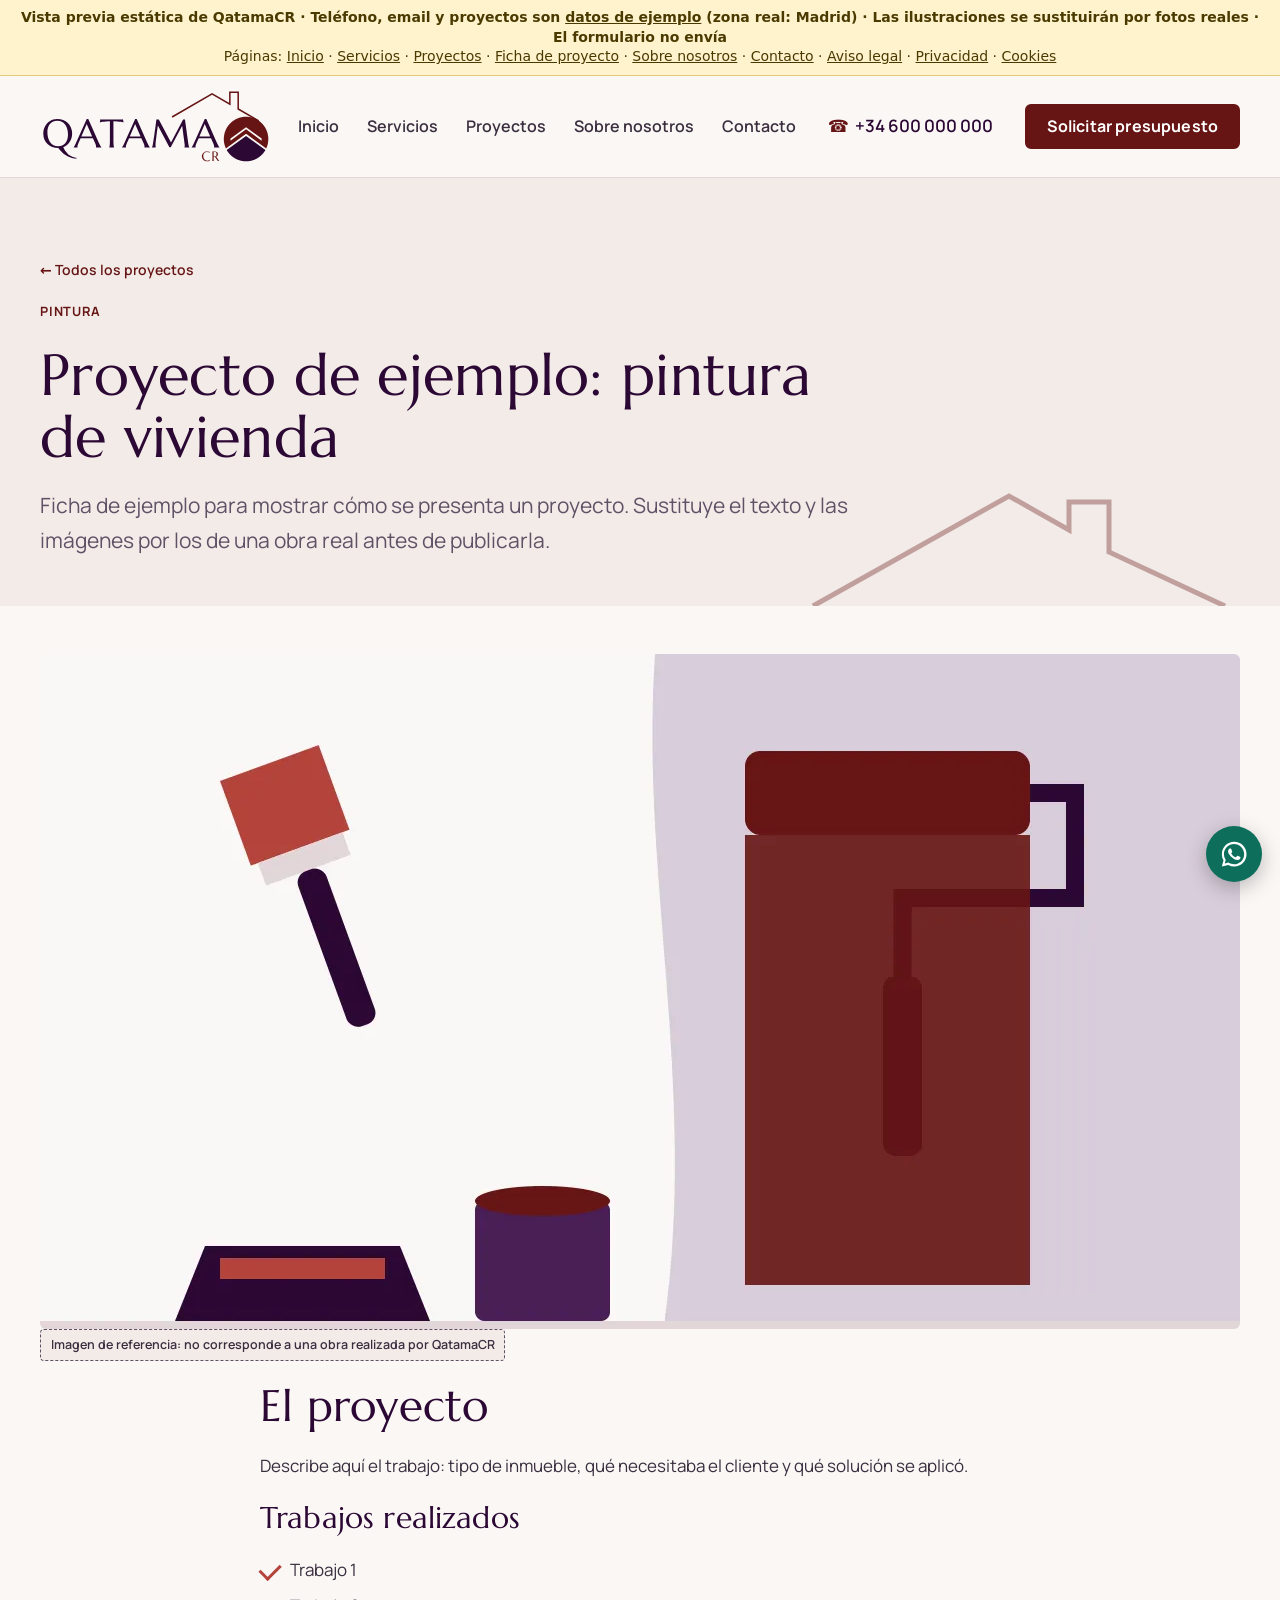
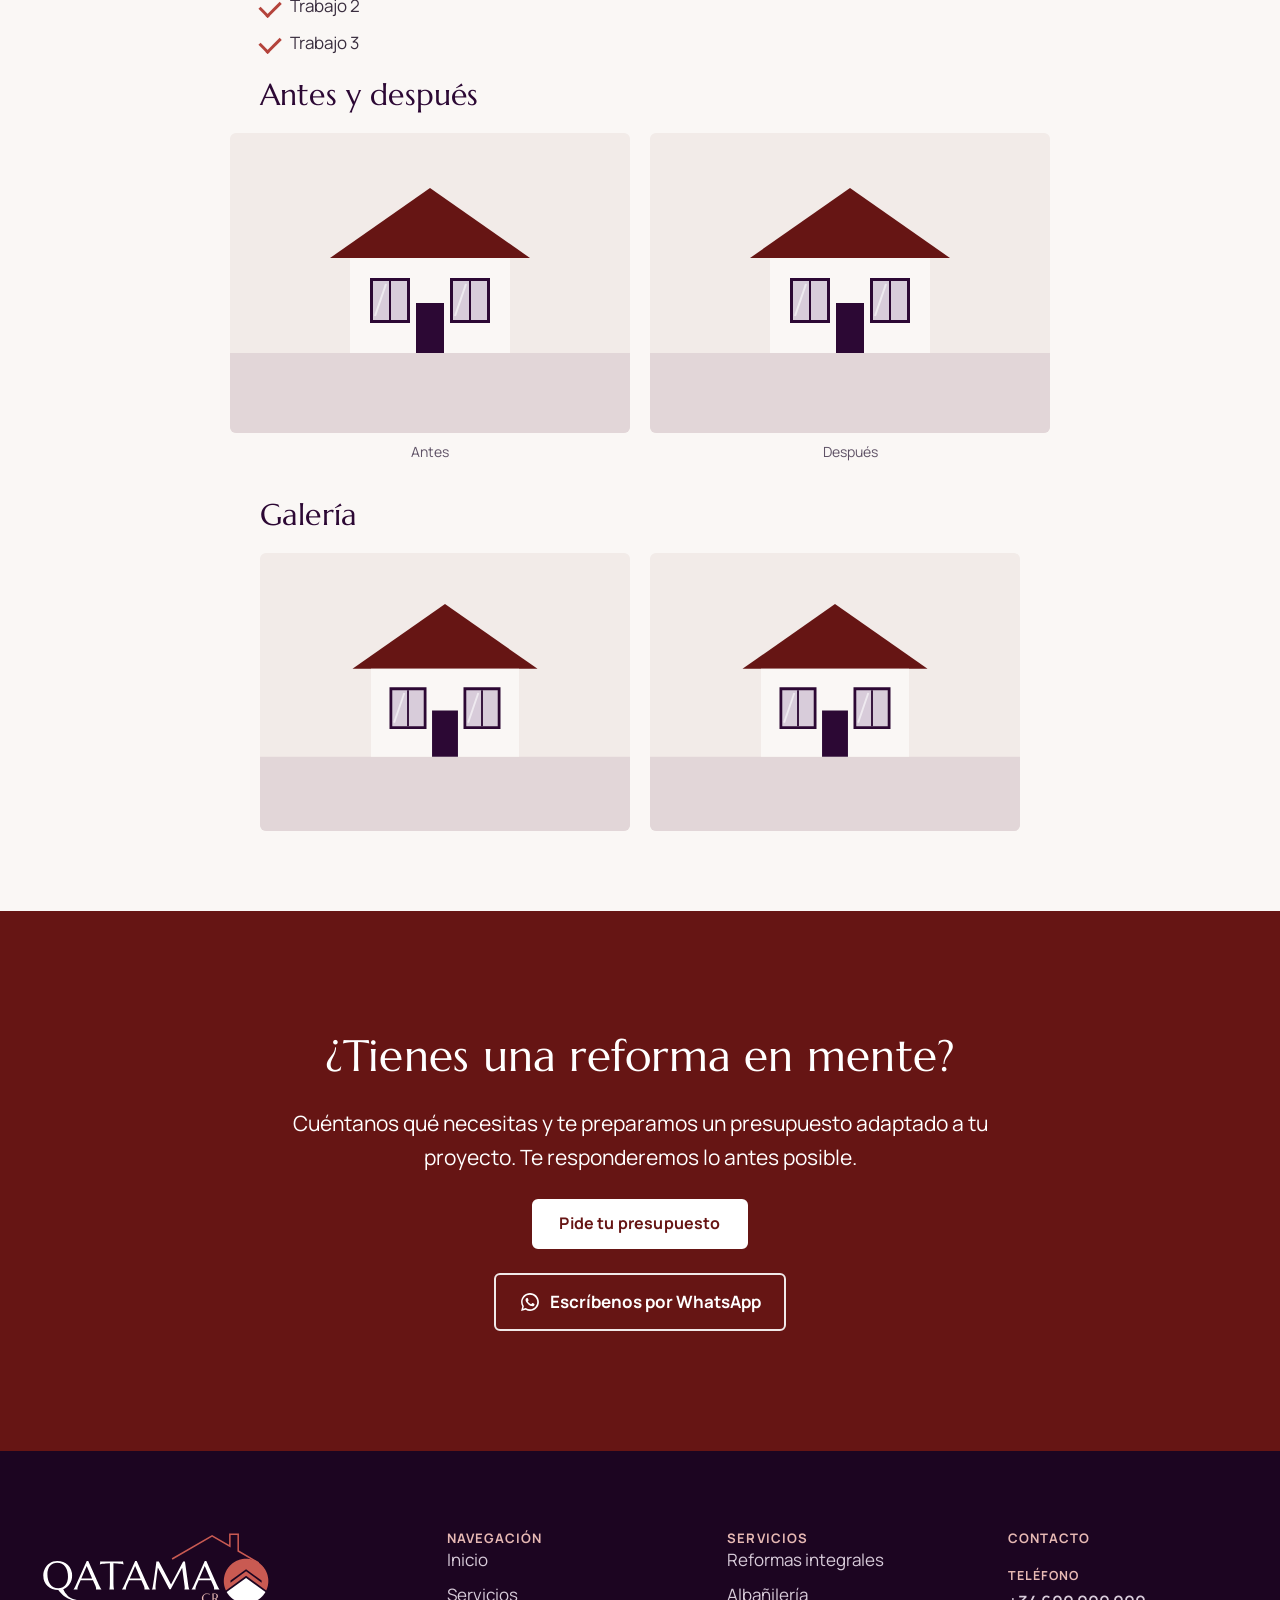
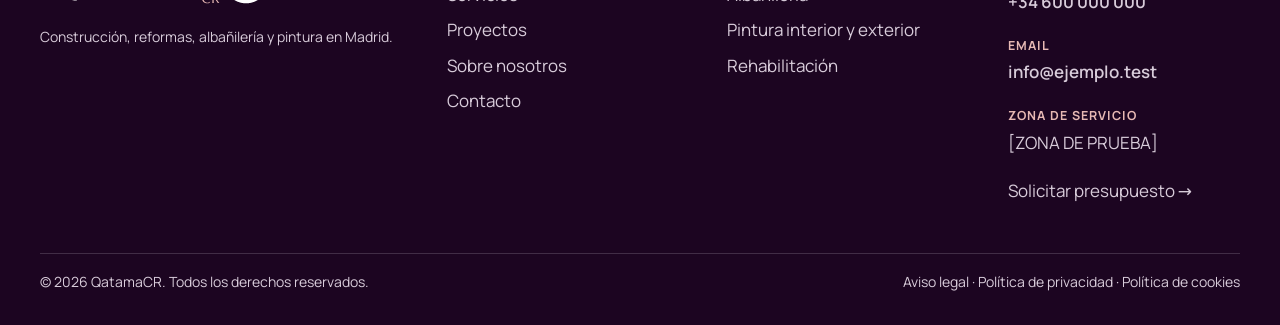
<file: proyecto-de-ejemplo-pintura-de-vivienda.html>
<!DOCTYPE html>
<html lang="en-US">
<head>
	<meta charset="UTF-8" />
	<meta name="viewport" content="width=device-width, initial-scale=1" />
<meta name='robots' content='max-image-preview:large' />
<link rel="preload" href="assets/tema/assets/fonts/marcellus-latin-400.woff2" as="font" type="font/woff2" crossorigin>
<link rel="preload" href="assets/tema/assets/fonts/manrope-latin-variable.woff2" as="font" type="font/woff2" crossorigin>
<title>Proyecto de ejemplo: pintura de vivienda | QatamaCR</title>
<link rel="icon" href="assets/tema/assets/images/logo/favicon.ico" sizes="any">
<link rel="icon" href="assets/tema/assets/images/logo/favicon.svg" type="image/svg+xml">
<link rel="apple-touch-icon" href="assets/tema/assets/images/logo/apple-touch-icon-180.png">
<meta name="theme-color" content="#2C0834">

<!-- SEO: QatamaCR Core -->
<meta name="description" content="Ficha de ejemplo para mostrar cómo se presenta un proyecto. Sustituye el texto y las imágenes por los de una obra real antes de publicarla.">
<meta property="og:locale" content="es_ES">
<meta property="og:type" content="website">
<meta property="og:site_name" content="QatamaCR">
<meta property="og:title" content="Proyecto de ejemplo: pintura de vivienda | QatamaCR">
<meta property="og:description" content="Ficha de ejemplo para mostrar cómo se presenta un proyecto. Sustituye el texto y las imágenes por los de una obra real antes de publicarla.">
<meta property="og:url" content="#proyectos/proyecto-de-ejemplo-pintura-de-vivienda/">
<meta property="og:image" content="#wp-content/uploads/2026/11/servicio-pintura-1024x768.webp">
<meta name="twitter:card" content="summary_large_image">
<script type="application/ld+json">{"@context":"https://schema.org","@graph":[{"@type":"BreadcrumbList","itemListElement":[{"@type":"ListItem","position":1,"name":"Inicio","item":"#"},{"@type":"ListItem","position":2,"name":"Proyectos","item":"#proyectos/"},{"@type":"ListItem","position":3,"name":"Proyecto de ejemplo: pintura de vivienda","item":"#proyectos/proyecto-de-ejemplo-pintura-de-vivienda/"}]}]}</script>
<script>
window._wpemojiSettings = {"baseUrl":"https:\/\/s.w.org\/images\/core\/emoji\/15.0.3\/72x72\/","ext":".png","svgUrl":"https:\/\/s.w.org\/images\/core\/emoji\/15.0.3\/svg\/","svgExt":".svg","source":{"concatemoji":"assets\/wp\/js\/wp-emoji-release.min.js"}};
/*! This file is auto-generated */
!function(i,n){var o,s,e;function c(e){try{var t={supportTests:e,timestamp:(new Date).valueOf()};sessionStorage.setItem(o,JSON.stringify(t))}catch(e){}}function p(e,t,n){e.clearRect(0,0,e.canvas.width,e.canvas.height),e.fillText(t,0,0);var t=new Uint32Array(e.getImageData(0,0,e.canvas.width,e.canvas.height).data),r=(e.clearRect(0,0,e.canvas.width,e.canvas.height),e.fillText(n,0,0),new Uint32Array(e.getImageData(0,0,e.canvas.width,e.canvas.height).data));return t.every(function(e,t){return e===r[t]})}function u(e,t,n){switch(t){case"flag":return n(e,"\ud83c\udff3\ufe0f\u200d\u26a7\ufe0f","\ud83c\udff3\ufe0f\u200b\u26a7\ufe0f")?!1:!n(e,"\ud83c\uddfa\ud83c\uddf3","\ud83c\uddfa\u200b\ud83c\uddf3")&&!n(e,"\ud83c\udff4\udb40\udc67\udb40\udc62\udb40\udc65\udb40\udc6e\udb40\udc67\udb40\udc7f","\ud83c\udff4\u200b\udb40\udc67\u200b\udb40\udc62\u200b\udb40\udc65\u200b\udb40\udc6e\u200b\udb40\udc67\u200b\udb40\udc7f");case"emoji":return!n(e,"\ud83d\udc26\u200d\u2b1b","\ud83d\udc26\u200b\u2b1b")}return!1}function f(e,t,n){var r="undefined"!=typeof WorkerGlobalScope&&self instanceof WorkerGlobalScope?new OffscreenCanvas(300,150):i.createElement("canvas"),a=r.getContext("2d",{willReadFrequently:!0}),o=(a.textBaseline="top",a.font="600 32px Arial",{});return e.forEach(function(e){o[e]=t(a,e,n)}),o}function t(e){var t=i.createElement("script");t.src=e,t.defer=!0,i.head.appendChild(t)}"undefined"!=typeof Promise&&(o="wpEmojiSettingsSupports",s=["flag","emoji"],n.supports={everything:!0,everythingExceptFlag:!0},e=new Promise(function(e){i.addEventListener("DOMContentLoaded",e,{once:!0})}),new Promise(function(t){var n=function(){try{var e=JSON.parse(sessionStorage.getItem(o));if("object"==typeof e&&"number"==typeof e.timestamp&&(new Date).valueOf()<e.timestamp+604800&&"object"==typeof e.supportTests)return e.supportTests}catch(e){}return null}();if(!n){if("undefined"!=typeof Worker&&"undefined"!=typeof OffscreenCanvas&&"undefined"!=typeof URL&&URL.createObjectURL&&"undefined"!=typeof Blob)try{var e="postMessage("+f.toString()+"("+[JSON.stringify(s),u.toString(),p.toString()].join(",")+"));",r=new Blob([e],{type:"text/javascript"}),a=new Worker(URL.createObjectURL(r),{name:"wpTestEmojiSupports"});return void(a.onmessage=function(e){c(n=e.data),a.terminate(),t(n)})}catch(e){}c(n=f(s,u,p))}t(n)}).then(function(e){for(var t in e)n.supports[t]=e[t],n.supports.everything=n.supports.everything&&n.supports[t],"flag"!==t&&(n.supports.everythingExceptFlag=n.supports.everythingExceptFlag&&n.supports[t]);n.supports.everythingExceptFlag=n.supports.everythingExceptFlag&&!n.supports.flag,n.DOMReady=!1,n.readyCallback=function(){n.DOMReady=!0}}).then(function(){return e}).then(function(){var e;n.supports.everything||(n.readyCallback(),(e=n.source||{}).concatemoji?t(e.concatemoji):e.wpemoji&&e.twemoji&&(t(e.twemoji),t(e.wpemoji)))}))}((window,document),window._wpemojiSettings);
</script>
<style id='wp-block-site-logo-inline-css'>
.wp-block-site-logo{box-sizing:border-box;line-height:0}.wp-block-site-logo a{display:inline-block;line-height:0}.wp-block-site-logo.is-default-size img{height:auto;width:120px}.wp-block-site-logo img{height:auto;max-width:100%}.wp-block-site-logo a,.wp-block-site-logo img{border-radius:inherit}.wp-block-site-logo.aligncenter{margin-left:auto;margin-right:auto;text-align:center}:root :where(.wp-block-site-logo.is-style-rounded){border-radius:9999px}
</style>
<style id='wp-block-navigation-link-inline-css'>
.wp-block-navigation .wp-block-navigation-item__label{overflow-wrap:break-word}.wp-block-navigation .wp-block-navigation-item__description{display:none}.link-ui-tools{border-top:1px solid #f0f0f0;padding:8px}.link-ui-block-inserter{padding-top:8px}.link-ui-block-inserter__back{margin-left:8px;text-transform:uppercase}
</style>
<link rel='stylesheet' id='wp-block-navigation-css' href='assets/wp/blocks/navigation/style.min.css' media='all' />
<style id='wp-block-button-inline-css'>
.wp-block-button__link{box-sizing:border-box;cursor:pointer;display:inline-block;text-align:center;word-break:break-word}.wp-block-button__link.aligncenter{text-align:center}.wp-block-button__link.alignright{text-align:right}:where(.wp-block-button__link){border-radius:9999px;box-shadow:none;padding:calc(.667em + 2px) calc(1.333em + 2px);text-decoration:none}.wp-block-button[style*=text-decoration] .wp-block-button__link{text-decoration:inherit}.wp-block-buttons>.wp-block-button.has-custom-width{max-width:none}.wp-block-buttons>.wp-block-button.has-custom-width .wp-block-button__link{width:100%}.wp-block-buttons>.wp-block-button.has-custom-font-size .wp-block-button__link{font-size:inherit}.wp-block-buttons>.wp-block-button.wp-block-button__width-25{width:calc(25% - var(--wp--style--block-gap, .5em)*.75)}.wp-block-buttons>.wp-block-button.wp-block-button__width-50{width:calc(50% - var(--wp--style--block-gap, .5em)*.5)}.wp-block-buttons>.wp-block-button.wp-block-button__width-75{width:calc(75% - var(--wp--style--block-gap, .5em)*.25)}.wp-block-buttons>.wp-block-button.wp-block-button__width-100{flex-basis:100%;width:100%}.wp-block-buttons.is-vertical>.wp-block-button.wp-block-button__width-25{width:25%}.wp-block-buttons.is-vertical>.wp-block-button.wp-block-button__width-50{width:50%}.wp-block-buttons.is-vertical>.wp-block-button.wp-block-button__width-75{width:75%}.wp-block-button.is-style-squared,.wp-block-button__link.wp-block-button.is-style-squared{border-radius:0}.wp-block-button.no-border-radius,.wp-block-button__link.no-border-radius{border-radius:0!important}:root :where(.wp-block-button .wp-block-button__link.is-style-outline),:root :where(.wp-block-button.is-style-outline>.wp-block-button__link){border:2px solid;padding:.667em 1.333em}:root :where(.wp-block-button .wp-block-button__link.is-style-outline:not(.has-text-color)),:root :where(.wp-block-button.is-style-outline>.wp-block-button__link:not(.has-text-color)){color:currentColor}:root :where(.wp-block-button .wp-block-button__link.is-style-outline:not(.has-background)),:root :where(.wp-block-button.is-style-outline>.wp-block-button__link:not(.has-background)){background-color:initial;background-image:none}
</style>
<style id='wp-block-buttons-inline-css'>
.wp-block-buttons.is-vertical{flex-direction:column}.wp-block-buttons.is-vertical>.wp-block-button:last-child{margin-bottom:0}.wp-block-buttons>.wp-block-button{display:inline-block;margin:0}.wp-block-buttons.is-content-justification-left{justify-content:flex-start}.wp-block-buttons.is-content-justification-left.is-vertical{align-items:flex-start}.wp-block-buttons.is-content-justification-center{justify-content:center}.wp-block-buttons.is-content-justification-center.is-vertical{align-items:center}.wp-block-buttons.is-content-justification-right{justify-content:flex-end}.wp-block-buttons.is-content-justification-right.is-vertical{align-items:flex-end}.wp-block-buttons.is-content-justification-space-between{justify-content:space-between}.wp-block-buttons.aligncenter{text-align:center}.wp-block-buttons:not(.is-content-justification-space-between,.is-content-justification-right,.is-content-justification-left,.is-content-justification-center) .wp-block-button.aligncenter{margin-left:auto;margin-right:auto;width:100%}.wp-block-buttons[style*=text-decoration] .wp-block-button,.wp-block-buttons[style*=text-decoration] .wp-block-button__link{text-decoration:inherit}.wp-block-buttons.has-custom-font-size .wp-block-button__link{font-size:inherit}.wp-block-button.aligncenter{text-align:center}
</style>
<style id='wp-block-group-inline-css'>
.wp-block-group{box-sizing:border-box}:where(.wp-block-group.wp-block-group-is-layout-constrained){position:relative}
</style>
<style id='wp-block-group-theme-inline-css'>
:where(.wp-block-group.has-background){padding:1.25em 2.375em}
</style>
<style id='wp-block-template-part-theme-inline-css'>
:root :where(.wp-block-template-part.has-background){margin-bottom:0;margin-top:0;padding:1.25em 2.375em}
</style>
<style id='wp-block-paragraph-inline-css'>
.is-small-text{font-size:.875em}.is-regular-text{font-size:1em}.is-large-text{font-size:2.25em}.is-larger-text{font-size:3em}.has-drop-cap:not(:focus):first-letter{float:left;font-size:8.4em;font-style:normal;font-weight:100;line-height:.68;margin:.05em .1em 0 0;text-transform:uppercase}body.rtl .has-drop-cap:not(:focus):first-letter{float:none;margin-left:.1em}p.has-drop-cap.has-background{overflow:hidden}:root :where(p.has-background){padding:1.25em 2.375em}:where(p.has-text-color:not(.has-link-color)) a{color:inherit}p.has-text-align-left[style*="writing-mode:vertical-lr"],p.has-text-align-right[style*="writing-mode:vertical-rl"]{rotate:180deg}
</style>
<style id='wp-block-post-terms-inline-css'>
.wp-block-post-terms{box-sizing:border-box}.wp-block-post-terms .wp-block-post-terms__separator{white-space:pre-wrap}
</style>
<style id='wp-block-post-title-inline-css'>
.wp-block-post-title{box-sizing:border-box;word-break:break-word}.wp-block-post-title a{display:inline-block}
</style>
<style id='wp-block-post-excerpt-inline-css'>
:where(.wp-block-post-excerpt){margin-bottom:var(--wp--style--block-gap);margin-top:var(--wp--style--block-gap)}.wp-block-post-excerpt__excerpt{margin-bottom:0;margin-top:0}.wp-block-post-excerpt__more-text{margin-bottom:0;margin-top:var(--wp--style--block-gap)}.wp-block-post-excerpt__more-link{display:inline-block}
</style>
<style id='wp-block-post-featured-image-inline-css'>
.wp-block-post-featured-image{margin-left:0;margin-right:0}.wp-block-post-featured-image a{display:block;height:100%}.wp-block-post-featured-image img{box-sizing:border-box;height:auto;max-width:100%;vertical-align:bottom;width:100%}.wp-block-post-featured-image.alignfull img,.wp-block-post-featured-image.alignwide img{width:100%}.wp-block-post-featured-image .wp-block-post-featured-image__overlay.has-background-dim{background-color:#000;inset:0;position:absolute}.wp-block-post-featured-image{position:relative}.wp-block-post-featured-image .wp-block-post-featured-image__overlay.has-background-gradient{background-color:initial}.wp-block-post-featured-image .wp-block-post-featured-image__overlay.has-background-dim-0{opacity:0}.wp-block-post-featured-image .wp-block-post-featured-image__overlay.has-background-dim-10{opacity:.1}.wp-block-post-featured-image .wp-block-post-featured-image__overlay.has-background-dim-20{opacity:.2}.wp-block-post-featured-image .wp-block-post-featured-image__overlay.has-background-dim-30{opacity:.3}.wp-block-post-featured-image .wp-block-post-featured-image__overlay.has-background-dim-40{opacity:.4}.wp-block-post-featured-image .wp-block-post-featured-image__overlay.has-background-dim-50{opacity:.5}.wp-block-post-featured-image .wp-block-post-featured-image__overlay.has-background-dim-60{opacity:.6}.wp-block-post-featured-image .wp-block-post-featured-image__overlay.has-background-dim-70{opacity:.7}.wp-block-post-featured-image .wp-block-post-featured-image__overlay.has-background-dim-80{opacity:.8}.wp-block-post-featured-image .wp-block-post-featured-image__overlay.has-background-dim-90{opacity:.9}.wp-block-post-featured-image .wp-block-post-featured-image__overlay.has-background-dim-100{opacity:1}.wp-block-post-featured-image:where(.alignleft,.alignright){width:100%}
</style>
<style id='wp-block-heading-inline-css'>
h1.has-background,h2.has-background,h3.has-background,h4.has-background,h5.has-background,h6.has-background{padding:1.25em 2.375em}h1.has-text-align-left[style*=writing-mode]:where([style*=vertical-lr]),h1.has-text-align-right[style*=writing-mode]:where([style*=vertical-rl]),h2.has-text-align-left[style*=writing-mode]:where([style*=vertical-lr]),h2.has-text-align-right[style*=writing-mode]:where([style*=vertical-rl]),h3.has-text-align-left[style*=writing-mode]:where([style*=vertical-lr]),h3.has-text-align-right[style*=writing-mode]:where([style*=vertical-rl]),h4.has-text-align-left[style*=writing-mode]:where([style*=vertical-lr]),h4.has-text-align-right[style*=writing-mode]:where([style*=vertical-rl]),h5.has-text-align-left[style*=writing-mode]:where([style*=vertical-lr]),h5.has-text-align-right[style*=writing-mode]:where([style*=vertical-rl]),h6.has-text-align-left[style*=writing-mode]:where([style*=vertical-lr]),h6.has-text-align-right[style*=writing-mode]:where([style*=vertical-rl]){rotate:180deg}
</style>
<style id='wp-block-list-inline-css'>
ol,ul{box-sizing:border-box}:root :where(ul.has-background,ol.has-background){padding:1.25em 2.375em}
</style>
<link rel='stylesheet' id='wp-block-image-css' href='assets/wp/blocks/image/style.min.css' media='all' />
<style id='wp-block-image-theme-inline-css'>
:root :where(.wp-block-image figcaption){color:#555;font-size:13px;text-align:center}.is-dark-theme :root :where(.wp-block-image figcaption){color:#ffffffa6}.wp-block-image{margin:0 0 1em}
</style>
<style id='wp-block-columns-inline-css'>
.wp-block-columns{align-items:normal!important;box-sizing:border-box;display:flex;flex-wrap:wrap!important}@media (min-width:782px){.wp-block-columns{flex-wrap:nowrap!important}}.wp-block-columns.are-vertically-aligned-top{align-items:flex-start}.wp-block-columns.are-vertically-aligned-center{align-items:center}.wp-block-columns.are-vertically-aligned-bottom{align-items:flex-end}@media (max-width:781px){.wp-block-columns:not(.is-not-stacked-on-mobile)>.wp-block-column{flex-basis:100%!important}}@media (min-width:782px){.wp-block-columns:not(.is-not-stacked-on-mobile)>.wp-block-column{flex-basis:0;flex-grow:1}.wp-block-columns:not(.is-not-stacked-on-mobile)>.wp-block-column[style*=flex-basis]{flex-grow:0}}.wp-block-columns.is-not-stacked-on-mobile{flex-wrap:nowrap!important}.wp-block-columns.is-not-stacked-on-mobile>.wp-block-column{flex-basis:0;flex-grow:1}.wp-block-columns.is-not-stacked-on-mobile>.wp-block-column[style*=flex-basis]{flex-grow:0}:where(.wp-block-columns){margin-bottom:1.75em}:where(.wp-block-columns.has-background){padding:1.25em 2.375em}.wp-block-column{flex-grow:1;min-width:0;overflow-wrap:break-word;word-break:break-word}.wp-block-column.is-vertically-aligned-top{align-self:flex-start}.wp-block-column.is-vertically-aligned-center{align-self:center}.wp-block-column.is-vertically-aligned-bottom{align-self:flex-end}.wp-block-column.is-vertically-aligned-stretch{align-self:stretch}.wp-block-column.is-vertically-aligned-bottom,.wp-block-column.is-vertically-aligned-center,.wp-block-column.is-vertically-aligned-top{width:100%}
</style>
<link rel='stylesheet' id='wp-block-gallery-css' href='assets/wp/blocks/gallery/style.min.css' media='all' />
<style id='wp-block-gallery-theme-inline-css'>
.blocks-gallery-caption{color:#555;font-size:13px;text-align:center}.is-dark-theme .blocks-gallery-caption{color:#ffffffa6}
</style>
<style id='wp-emoji-styles-inline-css'>

	img.wp-smiley, img.emoji {
		display: inline !important;
		border: none !important;
		box-shadow: none !important;
		height: 1em !important;
		width: 1em !important;
		margin: 0 0.07em !important;
		vertical-align: -0.1em !important;
		background: none !important;
		padding: 0 !important;
	}
</style>
<style id='wp-block-library-inline-css'>
:root{--wp-admin-theme-color:#007cba;--wp-admin-theme-color--rgb:0,124,186;--wp-admin-theme-color-darker-10:#006ba1;--wp-admin-theme-color-darker-10--rgb:0,107,161;--wp-admin-theme-color-darker-20:#005a87;--wp-admin-theme-color-darker-20--rgb:0,90,135;--wp-admin-border-width-focus:2px;--wp-block-synced-color:#7a00df;--wp-block-synced-color--rgb:122,0,223;--wp-bound-block-color:var(--wp-block-synced-color)}@media (min-resolution:192dpi){:root{--wp-admin-border-width-focus:1.5px}}.wp-element-button{cursor:pointer}:root{--wp--preset--font-size--normal:16px;--wp--preset--font-size--huge:42px}:root .has-very-light-gray-background-color{background-color:#eee}:root .has-very-dark-gray-background-color{background-color:#313131}:root .has-very-light-gray-color{color:#eee}:root .has-very-dark-gray-color{color:#313131}:root .has-vivid-green-cyan-to-vivid-cyan-blue-gradient-background{background:linear-gradient(135deg,#00d084,#0693e3)}:root .has-purple-crush-gradient-background{background:linear-gradient(135deg,#34e2e4,#4721fb 50%,#ab1dfe)}:root .has-hazy-dawn-gradient-background{background:linear-gradient(135deg,#faaca8,#dad0ec)}:root .has-subdued-olive-gradient-background{background:linear-gradient(135deg,#fafae1,#67a671)}:root .has-atomic-cream-gradient-background{background:linear-gradient(135deg,#fdd79a,#004a59)}:root .has-nightshade-gradient-background{background:linear-gradient(135deg,#330968,#31cdcf)}:root .has-midnight-gradient-background{background:linear-gradient(135deg,#020381,#2874fc)}.has-regular-font-size{font-size:1em}.has-larger-font-size{font-size:2.625em}.has-normal-font-size{font-size:var(--wp--preset--font-size--normal)}.has-huge-font-size{font-size:var(--wp--preset--font-size--huge)}.has-text-align-center{text-align:center}.has-text-align-left{text-align:left}.has-text-align-right{text-align:right}#end-resizable-editor-section{display:none}.aligncenter{clear:both}.items-justified-left{justify-content:flex-start}.items-justified-center{justify-content:center}.items-justified-right{justify-content:flex-end}.items-justified-space-between{justify-content:space-between}.screen-reader-text{border:0;clip:rect(1px,1px,1px,1px);clip-path:inset(50%);height:1px;margin:-1px;overflow:hidden;padding:0;position:absolute;width:1px;word-wrap:normal!important}.screen-reader-text:focus{background-color:#ddd;clip:auto!important;clip-path:none;color:#444;display:block;font-size:1em;height:auto;left:5px;line-height:normal;padding:15px 23px 14px;text-decoration:none;top:5px;width:auto;z-index:100000}html :where(.has-border-color){border-style:solid}html :where([style*=border-top-color]){border-top-style:solid}html :where([style*=border-right-color]){border-right-style:solid}html :where([style*=border-bottom-color]){border-bottom-style:solid}html :where([style*=border-left-color]){border-left-style:solid}html :where([style*=border-width]){border-style:solid}html :where([style*=border-top-width]){border-top-style:solid}html :where([style*=border-right-width]){border-right-style:solid}html :where([style*=border-bottom-width]){border-bottom-style:solid}html :where([style*=border-left-width]){border-left-style:solid}html :where(img[class*=wp-image-]){height:auto;max-width:100%}:where(figure){margin:0 0 1em}html :where(.is-position-sticky){--wp-admin--admin-bar--position-offset:var(--wp-admin--admin-bar--height,0px)}@media screen and (max-width:600px){html :where(.is-position-sticky){--wp-admin--admin-bar--position-offset:0px}}
</style>
<link rel='stylesheet' id='qatamacr-core-css' href='assets/plugin/assets/qatamacr-core.css' media='all' />
<style id='global-styles-inline-css'>
:root{--wp--preset--aspect-ratio--square: 1;--wp--preset--aspect-ratio--4-3: 4/3;--wp--preset--aspect-ratio--3-4: 3/4;--wp--preset--aspect-ratio--3-2: 3/2;--wp--preset--aspect-ratio--2-3: 2/3;--wp--preset--aspect-ratio--16-9: 16/9;--wp--preset--aspect-ratio--9-16: 9/16;--wp--preset--color--black: #000000;--wp--preset--color--cyan-bluish-gray: #abb8c3;--wp--preset--color--white: #ffffff;--wp--preset--color--pale-pink: #f78da7;--wp--preset--color--vivid-red: #cf2e2e;--wp--preset--color--luminous-vivid-orange: #ff6900;--wp--preset--color--luminous-vivid-amber: #fcb900;--wp--preset--color--light-green-cyan: #7bdcb5;--wp--preset--color--vivid-green-cyan: #00d084;--wp--preset--color--pale-cyan-blue: #8ed1fc;--wp--preset--color--vivid-cyan-blue: #0693e3;--wp--preset--color--vivid-purple: #9b51e0;--wp--preset--color--berenjena: #2C0834;--wp--preset--color--berenjena-oscuro: #1C0521;--wp--preset--color--berenjena-medio: #4A1F55;--wp--preset--color--burdeos: #661514;--wp--preset--color--burdeos-oscuro: #4A0F0E;--wp--preset--color--teja: #B4433B;--wp--preset--color--rosa-teja: #E7B9B4;--wp--preset--color--lila-claro: #D8CCDA;--wp--preset--color--texto: #3A2E3F;--wp--preset--color--texto-suave: #5F5266;--wp--preset--color--borde: #E2D6D8;--wp--preset--color--superficie: #F2EBE8;--wp--preset--color--fondo: #FAF7F5;--wp--preset--color--blanco: #FFFFFF;--wp--preset--gradient--vivid-cyan-blue-to-vivid-purple: linear-gradient(135deg,rgba(6,147,227,1) 0%,rgb(155,81,224) 100%);--wp--preset--gradient--light-green-cyan-to-vivid-green-cyan: linear-gradient(135deg,rgb(122,220,180) 0%,rgb(0,208,130) 100%);--wp--preset--gradient--luminous-vivid-amber-to-luminous-vivid-orange: linear-gradient(135deg,rgba(252,185,0,1) 0%,rgba(255,105,0,1) 100%);--wp--preset--gradient--luminous-vivid-orange-to-vivid-red: linear-gradient(135deg,rgba(255,105,0,1) 0%,rgb(207,46,46) 100%);--wp--preset--gradient--very-light-gray-to-cyan-bluish-gray: linear-gradient(135deg,rgb(238,238,238) 0%,rgb(169,184,195) 100%);--wp--preset--gradient--cool-to-warm-spectrum: linear-gradient(135deg,rgb(74,234,220) 0%,rgb(151,120,209) 20%,rgb(207,42,186) 40%,rgb(238,44,130) 60%,rgb(251,105,98) 80%,rgb(254,248,76) 100%);--wp--preset--gradient--blush-light-purple: linear-gradient(135deg,rgb(255,206,236) 0%,rgb(152,150,240) 100%);--wp--preset--gradient--blush-bordeaux: linear-gradient(135deg,rgb(254,205,165) 0%,rgb(254,45,45) 50%,rgb(107,0,62) 100%);--wp--preset--gradient--luminous-dusk: linear-gradient(135deg,rgb(255,203,112) 0%,rgb(199,81,192) 50%,rgb(65,88,208) 100%);--wp--preset--gradient--pale-ocean: linear-gradient(135deg,rgb(255,245,203) 0%,rgb(182,227,212) 50%,rgb(51,167,181) 100%);--wp--preset--gradient--electric-grass: linear-gradient(135deg,rgb(202,248,128) 0%,rgb(113,206,126) 100%);--wp--preset--gradient--midnight: linear-gradient(135deg,rgb(2,3,129) 0%,rgb(40,116,252) 100%);--wp--preset--font-size--small: 13px;--wp--preset--font-size--medium: clamp(14px, 0.875rem + ((1vw - 3.2px) * 0.652), 20px);--wp--preset--font-size--large: clamp(22.041px, 1.378rem + ((1vw - 3.2px) * 1.517), 36px);--wp--preset--font-size--x-large: clamp(25.014px, 1.563rem + ((1vw - 3.2px) * 1.846), 42px);--wp--preset--font-size--pequeno: 0.875rem;--wp--preset--font-size--base: 1.0625rem;--wp--preset--font-size--destacado: clamp(1.125rem, 1.125rem + ((1vw - 0.2rem) * 0.327), 1.3125rem);--wp--preset--font-size--grande: clamp(1.4rem, 1.4rem + ((1vw - 0.2rem) * 0.826), 1.875rem);--wp--preset--font-size--muy-grande: clamp(1.875rem, 1.875rem + ((1vw - 0.2rem) * 1.522), 2.75rem);--wp--preset--font-size--enorme: clamp(2.25rem, 2.25rem + ((1vw - 0.2rem) * 2.348), 3.6rem);--wp--preset--font-family--titulares: Marcellus, 'Times New Roman', Georgia, serif;--wp--preset--font-family--texto: Manrope, system-ui, -apple-system, 'Segoe UI', Roboto, Arial, sans-serif;--wp--preset--spacing--20: 0.75rem;--wp--preset--spacing--30: 1rem;--wp--preset--spacing--40: clamp(1.5rem, 3vw, 2rem);--wp--preset--spacing--50: clamp(2rem, 5vw, 3rem);--wp--preset--spacing--60: clamp(3rem, 7vw, 5rem);--wp--preset--spacing--70: clamp(4rem, 10vw, 7.5rem);--wp--preset--spacing--80: 5.06rem;--wp--preset--spacing--10: 0.5rem;--wp--preset--shadow--natural: 6px 6px 9px rgba(0, 0, 0, 0.2);--wp--preset--shadow--deep: 12px 12px 50px rgba(0, 0, 0, 0.4);--wp--preset--shadow--sharp: 6px 6px 0px rgba(0, 0, 0, 0.2);--wp--preset--shadow--outlined: 6px 6px 0px -3px rgba(255, 255, 255, 1), 6px 6px rgba(0, 0, 0, 1);--wp--preset--shadow--crisp: 6px 6px 0px rgba(0, 0, 0, 1);--wp--preset--shadow--suave: 0 1px 2px rgba(44, 8, 52, 0.06), 0 8px 24px rgba(44, 8, 52, 0.08);--wp--preset--shadow--elevada: 0 2px 4px rgba(44, 8, 52, 0.08), 0 18px 40px rgba(44, 8, 52, 0.14);--wp--custom--radio: 6px;--wp--custom--transicion: 180ms ease;}:root { --wp--style--global--content-size: 760px;--wp--style--global--wide-size: 1240px; }:where(body) { margin: 0; }.wp-site-blocks { padding-top: var(--wp--style--root--padding-top); padding-bottom: var(--wp--style--root--padding-bottom); }.has-global-padding { padding-right: var(--wp--style--root--padding-right); padding-left: var(--wp--style--root--padding-left); }.has-global-padding > .alignfull { margin-right: calc(var(--wp--style--root--padding-right) * -1); margin-left: calc(var(--wp--style--root--padding-left) * -1); }.has-global-padding :where(:not(.alignfull.is-layout-flow) > .has-global-padding:not(.wp-block-block, .alignfull)) { padding-right: 0; padding-left: 0; }.has-global-padding :where(:not(.alignfull.is-layout-flow) > .has-global-padding:not(.wp-block-block, .alignfull)) > .alignfull { margin-left: 0; margin-right: 0; }.wp-site-blocks > .alignleft { float: left; margin-right: 2em; }.wp-site-blocks > .alignright { float: right; margin-left: 2em; }.wp-site-blocks > .aligncenter { justify-content: center; margin-left: auto; margin-right: auto; }:where(.wp-site-blocks) > * { margin-block-start: 1.25rem; margin-block-end: 0; }:where(.wp-site-blocks) > :first-child { margin-block-start: 0; }:where(.wp-site-blocks) > :last-child { margin-block-end: 0; }:root { --wp--style--block-gap: 1.25rem; }.is-layout-flow  > :first-child{margin-block-start: 0;}.is-layout-flow  > :last-child{margin-block-end: 0;}.is-layout-flow  > *{margin-block-start: 1.25rem;margin-block-end: 0;}.is-layout-constrained  > :first-child{margin-block-start: 0;}.is-layout-constrained  > :last-child{margin-block-end: 0;}.is-layout-constrained  > *{margin-block-start: 1.25rem;margin-block-end: 0;}.is-layout-flex {gap: 1.25rem;}.is-layout-grid {gap: 1.25rem;}.is-layout-flow > .alignleft{float: left;margin-inline-start: 0;margin-inline-end: 2em;}.is-layout-flow > .alignright{float: right;margin-inline-start: 2em;margin-inline-end: 0;}.is-layout-flow > .aligncenter{margin-left: auto !important;margin-right: auto !important;}.is-layout-constrained > .alignleft{float: left;margin-inline-start: 0;margin-inline-end: 2em;}.is-layout-constrained > .alignright{float: right;margin-inline-start: 2em;margin-inline-end: 0;}.is-layout-constrained > .aligncenter{margin-left: auto !important;margin-right: auto !important;}.is-layout-constrained > :where(:not(.alignleft):not(.alignright):not(.alignfull)){max-width: var(--wp--style--global--content-size);margin-left: auto !important;margin-right: auto !important;}.is-layout-constrained > .alignwide{max-width: var(--wp--style--global--wide-size);}body .is-layout-flex{display: flex;}.is-layout-flex{flex-wrap: wrap;align-items: center;}.is-layout-flex > :is(*, div){margin: 0;}body .is-layout-grid{display: grid;}.is-layout-grid > :is(*, div){margin: 0;}:root :where(body){background-color: var(--wp--preset--color--fondo);color: var(--wp--preset--color--texto);font-family: var(--wp--preset--font-family--texto);font-size: var(--wp--preset--font-size--base);font-weight: 400;line-height: 1.65;--wp--style--root--padding-top: 0;--wp--style--root--padding-right: clamp(1.25rem, 4vw, 2.5rem);--wp--style--root--padding-bottom: 0;--wp--style--root--padding-left: clamp(1.25rem, 4vw, 2.5rem);}:root :where(a:where(:not(.wp-element-button))){color: var(--wp--preset--color--burdeos);text-decoration: underline;}:root :where(a:where(:not(.wp-element-button)):hover){color: var(--wp--preset--color--berenjena);}:root :where(a:where(:not(.wp-element-button)):focus){color: var(--wp--preset--color--berenjena);}:root :where(h1, h2, h3, h4, h5, h6){color: var(--wp--preset--color--berenjena);font-family: var(--wp--preset--font-family--titulares);font-weight: 400;letter-spacing: 0.005em;line-height: 1.15;}:root :where(h1){font-size: var(--wp--preset--font-size--enorme);line-height: 1.08;}:root :where(h2){font-size: var(--wp--preset--font-size--muy-grande);}:root :where(h3){font-size: var(--wp--preset--font-size--grande);line-height: 1.2;}:root :where(h4){font-family: var(--wp--preset--font-family--texto);font-size: var(--wp--preset--font-size--destacado);font-weight: 700;line-height: 1.3;}:root :where(h5){font-family: var(--wp--preset--font-family--texto);font-size: var(--wp--preset--font-size--base);font-weight: 700;}:root :where(h6){font-family: var(--wp--preset--font-family--texto);font-size: var(--wp--preset--font-size--pequeno);font-weight: 700;letter-spacing: 0.08em;text-transform: uppercase;}:root :where(.wp-element-button, .wp-block-button__link){background-color: var(--wp--preset--color--burdeos);border-radius: var(--wp--custom--radio);border-color: var(--wp--preset--color--burdeos);border-width: 2px;border-style: solid;color: var(--wp--preset--color--blanco);font-family: var(--wp--preset--font-family--texto);font-size: clamp(0.875rem, 0.875rem + ((1vw - 0.2rem) * 0.217), 1rem);font-weight: 700;letter-spacing: 0.01em;line-height: 1.2;padding-top: 0.85rem;padding-right: 1.6rem;padding-bottom: 0.85rem;padding-left: 1.6rem;text-decoration: none;}:root :where(.wp-element-button:hover, .wp-block-button__link:hover){background-color: var(--wp--preset--color--burdeos-oscuro);border-color: var(--wp--preset--color--burdeos-oscuro);color: var(--wp--preset--color--blanco);}:root :where(.wp-element-button:focus, .wp-block-button__link:focus){background-color: var(--wp--preset--color--burdeos-oscuro);color: var(--wp--preset--color--blanco);}:root :where(.wp-element-caption, .wp-block-audio figcaption, .wp-block-embed figcaption, .wp-block-gallery figcaption, .wp-block-image figcaption, .wp-block-table figcaption, .wp-block-video figcaption){color: var(--wp--preset--color--texto-suave);font-size: var(--wp--preset--font-size--pequeno);}.has-black-color{color: var(--wp--preset--color--black) !important;}.has-cyan-bluish-gray-color{color: var(--wp--preset--color--cyan-bluish-gray) !important;}.has-white-color{color: var(--wp--preset--color--white) !important;}.has-pale-pink-color{color: var(--wp--preset--color--pale-pink) !important;}.has-vivid-red-color{color: var(--wp--preset--color--vivid-red) !important;}.has-luminous-vivid-orange-color{color: var(--wp--preset--color--luminous-vivid-orange) !important;}.has-luminous-vivid-amber-color{color: var(--wp--preset--color--luminous-vivid-amber) !important;}.has-light-green-cyan-color{color: var(--wp--preset--color--light-green-cyan) !important;}.has-vivid-green-cyan-color{color: var(--wp--preset--color--vivid-green-cyan) !important;}.has-pale-cyan-blue-color{color: var(--wp--preset--color--pale-cyan-blue) !important;}.has-vivid-cyan-blue-color{color: var(--wp--preset--color--vivid-cyan-blue) !important;}.has-vivid-purple-color{color: var(--wp--preset--color--vivid-purple) !important;}.has-berenjena-color{color: var(--wp--preset--color--berenjena) !important;}.has-berenjena-oscuro-color{color: var(--wp--preset--color--berenjena-oscuro) !important;}.has-berenjena-medio-color{color: var(--wp--preset--color--berenjena-medio) !important;}.has-burdeos-color{color: var(--wp--preset--color--burdeos) !important;}.has-burdeos-oscuro-color{color: var(--wp--preset--color--burdeos-oscuro) !important;}.has-teja-color{color: var(--wp--preset--color--teja) !important;}.has-rosa-teja-color{color: var(--wp--preset--color--rosa-teja) !important;}.has-lila-claro-color{color: var(--wp--preset--color--lila-claro) !important;}.has-texto-color{color: var(--wp--preset--color--texto) !important;}.has-texto-suave-color{color: var(--wp--preset--color--texto-suave) !important;}.has-borde-color{color: var(--wp--preset--color--borde) !important;}.has-superficie-color{color: var(--wp--preset--color--superficie) !important;}.has-fondo-color{color: var(--wp--preset--color--fondo) !important;}.has-blanco-color{color: var(--wp--preset--color--blanco) !important;}.has-black-background-color{background-color: var(--wp--preset--color--black) !important;}.has-cyan-bluish-gray-background-color{background-color: var(--wp--preset--color--cyan-bluish-gray) !important;}.has-white-background-color{background-color: var(--wp--preset--color--white) !important;}.has-pale-pink-background-color{background-color: var(--wp--preset--color--pale-pink) !important;}.has-vivid-red-background-color{background-color: var(--wp--preset--color--vivid-red) !important;}.has-luminous-vivid-orange-background-color{background-color: var(--wp--preset--color--luminous-vivid-orange) !important;}.has-luminous-vivid-amber-background-color{background-color: var(--wp--preset--color--luminous-vivid-amber) !important;}.has-light-green-cyan-background-color{background-color: var(--wp--preset--color--light-green-cyan) !important;}.has-vivid-green-cyan-background-color{background-color: var(--wp--preset--color--vivid-green-cyan) !important;}.has-pale-cyan-blue-background-color{background-color: var(--wp--preset--color--pale-cyan-blue) !important;}.has-vivid-cyan-blue-background-color{background-color: var(--wp--preset--color--vivid-cyan-blue) !important;}.has-vivid-purple-background-color{background-color: var(--wp--preset--color--vivid-purple) !important;}.has-berenjena-background-color{background-color: var(--wp--preset--color--berenjena) !important;}.has-berenjena-oscuro-background-color{background-color: var(--wp--preset--color--berenjena-oscuro) !important;}.has-berenjena-medio-background-color{background-color: var(--wp--preset--color--berenjena-medio) !important;}.has-burdeos-background-color{background-color: var(--wp--preset--color--burdeos) !important;}.has-burdeos-oscuro-background-color{background-color: var(--wp--preset--color--burdeos-oscuro) !important;}.has-teja-background-color{background-color: var(--wp--preset--color--teja) !important;}.has-rosa-teja-background-color{background-color: var(--wp--preset--color--rosa-teja) !important;}.has-lila-claro-background-color{background-color: var(--wp--preset--color--lila-claro) !important;}.has-texto-background-color{background-color: var(--wp--preset--color--texto) !important;}.has-texto-suave-background-color{background-color: var(--wp--preset--color--texto-suave) !important;}.has-borde-background-color{background-color: var(--wp--preset--color--borde) !important;}.has-superficie-background-color{background-color: var(--wp--preset--color--superficie) !important;}.has-fondo-background-color{background-color: var(--wp--preset--color--fondo) !important;}.has-blanco-background-color{background-color: var(--wp--preset--color--blanco) !important;}.has-black-border-color{border-color: var(--wp--preset--color--black) !important;}.has-cyan-bluish-gray-border-color{border-color: var(--wp--preset--color--cyan-bluish-gray) !important;}.has-white-border-color{border-color: var(--wp--preset--color--white) !important;}.has-pale-pink-border-color{border-color: var(--wp--preset--color--pale-pink) !important;}.has-vivid-red-border-color{border-color: var(--wp--preset--color--vivid-red) !important;}.has-luminous-vivid-orange-border-color{border-color: var(--wp--preset--color--luminous-vivid-orange) !important;}.has-luminous-vivid-amber-border-color{border-color: var(--wp--preset--color--luminous-vivid-amber) !important;}.has-light-green-cyan-border-color{border-color: var(--wp--preset--color--light-green-cyan) !important;}.has-vivid-green-cyan-border-color{border-color: var(--wp--preset--color--vivid-green-cyan) !important;}.has-pale-cyan-blue-border-color{border-color: var(--wp--preset--color--pale-cyan-blue) !important;}.has-vivid-cyan-blue-border-color{border-color: var(--wp--preset--color--vivid-cyan-blue) !important;}.has-vivid-purple-border-color{border-color: var(--wp--preset--color--vivid-purple) !important;}.has-berenjena-border-color{border-color: var(--wp--preset--color--berenjena) !important;}.has-berenjena-oscuro-border-color{border-color: var(--wp--preset--color--berenjena-oscuro) !important;}.has-berenjena-medio-border-color{border-color: var(--wp--preset--color--berenjena-medio) !important;}.has-burdeos-border-color{border-color: var(--wp--preset--color--burdeos) !important;}.has-burdeos-oscuro-border-color{border-color: var(--wp--preset--color--burdeos-oscuro) !important;}.has-teja-border-color{border-color: var(--wp--preset--color--teja) !important;}.has-rosa-teja-border-color{border-color: var(--wp--preset--color--rosa-teja) !important;}.has-lila-claro-border-color{border-color: var(--wp--preset--color--lila-claro) !important;}.has-texto-border-color{border-color: var(--wp--preset--color--texto) !important;}.has-texto-suave-border-color{border-color: var(--wp--preset--color--texto-suave) !important;}.has-borde-border-color{border-color: var(--wp--preset--color--borde) !important;}.has-superficie-border-color{border-color: var(--wp--preset--color--superficie) !important;}.has-fondo-border-color{border-color: var(--wp--preset--color--fondo) !important;}.has-blanco-border-color{border-color: var(--wp--preset--color--blanco) !important;}.has-vivid-cyan-blue-to-vivid-purple-gradient-background{background: var(--wp--preset--gradient--vivid-cyan-blue-to-vivid-purple) !important;}.has-light-green-cyan-to-vivid-green-cyan-gradient-background{background: var(--wp--preset--gradient--light-green-cyan-to-vivid-green-cyan) !important;}.has-luminous-vivid-amber-to-luminous-vivid-orange-gradient-background{background: var(--wp--preset--gradient--luminous-vivid-amber-to-luminous-vivid-orange) !important;}.has-luminous-vivid-orange-to-vivid-red-gradient-background{background: var(--wp--preset--gradient--luminous-vivid-orange-to-vivid-red) !important;}.has-very-light-gray-to-cyan-bluish-gray-gradient-background{background: var(--wp--preset--gradient--very-light-gray-to-cyan-bluish-gray) !important;}.has-cool-to-warm-spectrum-gradient-background{background: var(--wp--preset--gradient--cool-to-warm-spectrum) !important;}.has-blush-light-purple-gradient-background{background: var(--wp--preset--gradient--blush-light-purple) !important;}.has-blush-bordeaux-gradient-background{background: var(--wp--preset--gradient--blush-bordeaux) !important;}.has-luminous-dusk-gradient-background{background: var(--wp--preset--gradient--luminous-dusk) !important;}.has-pale-ocean-gradient-background{background: var(--wp--preset--gradient--pale-ocean) !important;}.has-electric-grass-gradient-background{background: var(--wp--preset--gradient--electric-grass) !important;}.has-midnight-gradient-background{background: var(--wp--preset--gradient--midnight) !important;}.has-small-font-size{font-size: var(--wp--preset--font-size--small) !important;}.has-medium-font-size{font-size: var(--wp--preset--font-size--medium) !important;}.has-large-font-size{font-size: var(--wp--preset--font-size--large) !important;}.has-x-large-font-size{font-size: var(--wp--preset--font-size--x-large) !important;}.has-pequeno-font-size{font-size: var(--wp--preset--font-size--pequeno) !important;}.has-base-font-size{font-size: var(--wp--preset--font-size--base) !important;}.has-destacado-font-size{font-size: var(--wp--preset--font-size--destacado) !important;}.has-grande-font-size{font-size: var(--wp--preset--font-size--grande) !important;}.has-muy-grande-font-size{font-size: var(--wp--preset--font-size--muy-grande) !important;}.has-enorme-font-size{font-size: var(--wp--preset--font-size--enorme) !important;}.has-titulares-font-family{font-family: var(--wp--preset--font-family--titulares) !important;}.has-texto-font-family{font-family: var(--wp--preset--font-family--texto) !important;}
:root :where(.wp-block-navigation){font-size: clamp(0.875rem, 0.875rem + ((1vw - 0.2rem) * 0.217), 1rem);font-weight: 600;}
:root :where(.wp-block-post-title){font-family: var(--wp--preset--font-family--titulares);}
:root :where(.wp-block-image img, .wp-block-image .wp-block-image__crop-area, .wp-block-image .components-placeholder){border-radius: var(--wp--custom--radio);}
:root :where(.wp-block-post-featured-image img, .wp-block-post-featured-image .block-editor-media-placeholder, .wp-block-post-featured-image .wp-block-post-featured-image__overlay){border-radius: var(--wp--custom--radio);}
:root :where(.wp-block-list){padding-left: 1.25rem;}
</style>
<style id='core-block-supports-inline-css'>
.wp-container-core-navigation-is-layout-1{gap:1.75rem;justify-content:flex-end;}.wp-container-core-group-is-layout-1{flex-wrap:nowrap;gap:2rem;}.wp-container-core-group-is-layout-2{flex-wrap:nowrap;justify-content:space-between;}.wp-container-core-group-is-layout-3 > :where(:not(.alignleft):not(.alignright):not(.alignfull)){max-width:1240px;margin-left:auto !important;margin-right:auto !important;}.wp-container-core-group-is-layout-3 > .alignwide{max-width:1240px;}.wp-container-core-group-is-layout-3 .alignfull{max-width:none;}.wp-container-core-group-is-layout-4 > :where(:not(.alignleft):not(.alignright):not(.alignfull)){max-width:820px;margin-left:0 !important;margin-right:auto !important;}.wp-container-core-group-is-layout-4 > .alignwide{max-width:820px;}.wp-container-core-group-is-layout-4 .alignfull{max-width:none;}.wp-container-core-group-is-layout-5 > :where(:not(.alignleft):not(.alignright):not(.alignfull)){max-width:1240px;margin-left:auto !important;margin-right:auto !important;}.wp-container-core-group-is-layout-5 > .alignwide{max-width:1240px;}.wp-container-core-group-is-layout-5 .alignfull{max-width:none;}.wp-container-core-columns-is-layout-1{flex-wrap:nowrap;}.wp-block-gallery.wp-block-gallery-2{--wp--style--unstable-gallery-gap:var( --wp--style--gallery-gap-default, var( --gallery-block--gutter-size, var( --wp--style--block-gap, 0.5em ) ) );gap:var( --wp--style--gallery-gap-default, var( --gallery-block--gutter-size, var( --wp--style--block-gap, 0.5em ) ) );}.wp-container-core-group-is-layout-6 > :where(:not(.alignleft):not(.alignright):not(.alignfull)){max-width:820px;margin-left:auto !important;margin-right:auto !important;}.wp-container-core-group-is-layout-6 > .alignwide{max-width:1240px;}.wp-container-core-group-is-layout-6 .alignfull{max-width:none;}.wp-container-core-buttons-is-layout-2{justify-content:center;}.wp-container-core-group-is-layout-7 > :where(:not(.alignleft):not(.alignright):not(.alignfull)){max-width:720px;margin-left:auto !important;margin-right:auto !important;}.wp-container-core-group-is-layout-7 > .alignwide{max-width:720px;}.wp-container-core-group-is-layout-7 .alignfull{max-width:none;}.wp-container-core-group-is-layout-7 > *{margin-block-start:0;margin-block-end:0;}.wp-container-core-group-is-layout-7 > * + *{margin-block-start:1.5rem;margin-block-end:0;}.wp-container-core-group-is-layout-8 > :where(:not(.alignleft):not(.alignright):not(.alignfull)){max-width:1240px;margin-left:auto !important;margin-right:auto !important;}.wp-container-core-group-is-layout-8 > .alignwide{max-width:1240px;}.wp-container-core-group-is-layout-8 .alignfull{max-width:none;}.wp-container-core-columns-is-layout-2{flex-wrap:nowrap;gap:2em var(--wp--preset--spacing--50);}.wp-container-core-group-is-layout-10{justify-content:space-between;}.wp-container-core-group-is-layout-11 > :where(:not(.alignleft):not(.alignright):not(.alignfull)){max-width:1240px;margin-left:auto !important;margin-right:auto !important;}.wp-container-core-group-is-layout-11 > .alignwide{max-width:1240px;}.wp-container-core-group-is-layout-11 .alignfull{max-width:none;}
</style>
<style id='wp-block-template-skip-link-inline-css'>

		.skip-link.screen-reader-text {
			border: 0;
			clip: rect(1px,1px,1px,1px);
			clip-path: inset(50%);
			height: 1px;
			margin: -1px;
			overflow: hidden;
			padding: 0;
			position: absolute !important;
			width: 1px;
			word-wrap: normal !important;
		}

		.skip-link.screen-reader-text:focus {
			background-color: #eee;
			clip: auto !important;
			clip-path: none;
			color: #444;
			display: block;
			font-size: 1em;
			height: auto;
			left: 5px;
			line-height: normal;
			padding: 15px 23px 14px;
			text-decoration: none;
			top: 5px;
			width: auto;
			z-index: 100000;
		}
</style>
<link rel='stylesheet' id='qatamacr-css' href='assets/tema/assets/css/qatamacr.css' media='all' />
<meta name="generator" content="WordPress 6.6-RC3" />
<link rel="canonical" href="proyecto-de-ejemplo-pintura-de-vivienda.html" />
<link rel='shortlink' href='index.html' />
<script id="wp-load-polyfill-importmap">
( HTMLScriptElement.supports && HTMLScriptElement.supports("importmap") ) || document.write( '<script src="assets/wp/js/dist/vendor/wp-polyfill-importmap.min.js"></scr' + 'ipt>' );
</script>
<script type="importmap" id="wp-importmap">
{"imports":{"@wordpress\/interactivity":".\/assets\/wp\/js\/dist\/interactivity.min.js"}}
</script>
<script type="module" src="assets/wp/blocks/navigation/view.min.js" id="@wordpress/block-library/navigation-js-module"></script>
<link rel="modulepreload" href="assets/wp/js/dist/interactivity.min.js" id="@wordpress/interactivity-js-modulepreload"><style id='wp-fonts-local'>
@font-face{font-family:Marcellus;font-style:normal;font-weight:400;font-display:swap;src:url("assets/tema/assets/fonts/marcellus-latin-400.woff2") format('woff2');}
@font-face{font-family:Manrope;font-style:normal;font-weight:200 800;font-display:swap;src:url("assets/tema/assets/fonts/manrope-latin-variable.woff2") format('woff2');}
</style>
</head>

<body class="qcr_proyecto-template-default single single-qcr_proyecto postid-76 wp-embed-responsive"><div style="position:relative;z-index:1000;background:#FFF3CD;color:#4a3a00;font:600 14px/1.4 system-ui,sans-serif;padding:8px 16px;text-align:center;border-bottom:1px solid #e0c97a">Vista previa estática de QatamaCR · Teléfono, email y proyectos son <u>datos de ejemplo</u> (zona real: Madrid) · Las ilustraciones se sustituirán por fotos reales · El formulario no envía<br><span style="font-weight:500">Páginas: <a href="index.html" style="color:#4a3a00">Inicio</a> · <a href="servicios.html" style="color:#4a3a00">Servicios</a> · <a href="proyectos.html" style="color:#4a3a00">Proyectos</a> · <a href="proyecto-de-ejemplo-reforma-de-cocina.html" style="color:#4a3a00">Ficha de proyecto</a> · <a href="sobre-nosotros.html" style="color:#4a3a00">Sobre nosotros</a> · <a href="contacto.html" style="color:#4a3a00">Contacto</a> · <a href="aviso-legal.html" style="color:#4a3a00">Aviso legal</a> · <a href="politica-de-privacidad.html" style="color:#4a3a00">Privacidad</a> · <a href="politica-de-cookies.html" style="color:#4a3a00">Cookies</a></span></div>

<div class="wp-site-blocks"><header class="wp-block-template-part">
<div class="wp-block-group qcr-header has-global-padding is-layout-constrained wp-container-core-group-is-layout-3 wp-block-group-is-layout-constrained" style="padding-top:0.85rem;padding-bottom:0.85rem">
<div class="wp-block-group alignwide is-content-justification-space-between is-nowrap is-layout-flex wp-container-core-group-is-layout-2 wp-block-group-is-layout-flex"><div class="wp-block-site-logo qatamacr-logo"><a href="index.html" class="custom-logo-link" rel="home"><img src="assets/tema/assets/images/logo/qatamacr-logo-principal.svg" class="custom-logo" alt="QatamaCR – Inicio" width="230" height="74" decoding="async"></a></div>


<div class="wp-block-group is-nowrap is-layout-flex wp-container-core-group-is-layout-1 wp-block-group-is-layout-flex"><nav class="is-responsive items-justified-right wp-block-navigation is-content-justification-right is-layout-flex wp-container-core-navigation-is-layout-1 wp-block-navigation-is-layout-flex" aria-label="Menú principal" 
		 data-wp-interactive="core/navigation" data-wp-context='{"overlayOpenedBy":{"click":false,"hover":false,"focus":false},"type":"overlay","roleAttribute":"","ariaLabel":"Menu"}'><button aria-haspopup="dialog" aria-label="Open menu" class="wp-block-navigation__responsive-container-open " 
				data-wp-on-async--click="actions.openMenuOnClick"
				data-wp-on--keydown="actions.handleMenuKeydown"
			><svg width="24" height="24" xmlns="http://www.w3.org/2000/svg" viewBox="0 0 24 24"><path d="M5 5v1.5h14V5H5zm0 7.8h14v-1.5H5v1.5zM5 19h14v-1.5H5V19z" /></svg></button>
				<div class="wp-block-navigation__responsive-container  "  id="modal-1" 
				data-wp-class--has-modal-open="state.isMenuOpen"
				data-wp-class--is-menu-open="state.isMenuOpen"
				data-wp-watch="callbacks.initMenu"
				data-wp-on--keydown="actions.handleMenuKeydown"
				data-wp-on-async--focusout="actions.handleMenuFocusout"
				tabindex="-1"
			>
					<div class="wp-block-navigation__responsive-close" tabindex="-1">
						<div class="wp-block-navigation__responsive-dialog" 
				data-wp-bind--aria-modal="state.ariaModal"
				data-wp-bind--aria-label="state.ariaLabel"
				data-wp-bind--role="state.roleAttribute"
			>
							<button aria-label="Close menu" class="wp-block-navigation__responsive-container-close" 
				data-wp-on-async--click="actions.closeMenuOnClick"
			><svg xmlns="http://www.w3.org/2000/svg" viewBox="0 0 24 24" width="24" height="24" aria-hidden="true" focusable="false"><path d="M13 11.8l6.1-6.3-1-1-6.1 6.2-6.1-6.2-1 1 6.1 6.3-6.5 6.7 1 1 6.5-6.6 6.5 6.6 1-1z"></path></svg></button>
							<div class="wp-block-navigation__responsive-container-content" 
				data-wp-watch="callbacks.focusFirstElement"
			 id="modal-1-content">
								<ul class="wp-block-navigation__container is-responsive items-justified-right wp-block-navigation"><li class=" wp-block-navigation-item wp-block-navigation-link"><a class="wp-block-navigation-item__content"  href="index.html"><span class="wp-block-navigation-item__label">Inicio</span></a></li><li class=" wp-block-navigation-item wp-block-navigation-link"><a class="wp-block-navigation-item__content"  href="servicios.html"><span class="wp-block-navigation-item__label">Servicios</span></a></li><li class=" wp-block-navigation-item wp-block-navigation-link"><a class="wp-block-navigation-item__content"  href="proyectos.html"><span class="wp-block-navigation-item__label">Proyectos</span></a></li><li class=" wp-block-navigation-item wp-block-navigation-link"><a class="wp-block-navigation-item__content"  href="sobre-nosotros.html"><span class="wp-block-navigation-item__label">Sobre nosotros</span></a></li><li class=" wp-block-navigation-item wp-block-navigation-link"><a class="wp-block-navigation-item__content"  href="contacto.html"><span class="wp-block-navigation-item__label">Contacto</span></a></li><li class=" wp-block-navigation-item qcr-solo-movil wp-block-navigation-link"><a class="wp-block-navigation-item__content"  href="contacto.html#presupuesto"><span class="wp-block-navigation-item__label">Solicitar presupuesto</span></a></li></ul>
							</div>
						</div>
					</div>
				</div></nav>

<p class="qcr-dato qcr-dato--telefono qcr-header-tel wp-block-qatamacr-dato-contacto"><span class="qcr-dato__valor"><a href="tel:+34600000000">+34 600 000 000</a></span></p>


<div class="wp-block-buttons qcr-header-cta is-layout-flex wp-block-buttons-is-layout-flex">
<div class="wp-block-button"><a class="wp-block-button__link wp-element-button" href="contacto.html#presupuesto" style="padding-top:0.7rem;padding-right:1.25rem;padding-bottom:0.7rem;padding-left:1.25rem">Solicitar presupuesto</a></div>
</div>
</div>
</div>
</div>

</header>


<main class="wp-block-group has-global-padding is-layout-constrained wp-block-group-is-layout-constrained" style="margin-top:0;margin-bottom:0">
<div class="wp-block-group alignfull qcr-banda-titulo has-superficie-background-color has-background has-global-padding is-layout-constrained wp-container-core-group-is-layout-5 wp-block-group-is-layout-constrained" style="padding-top:var(--wp--preset--spacing--60);padding-bottom:var(--wp--preset--spacing--50)">
<div class="wp-block-group has-global-padding is-content-justification-left is-layout-constrained wp-container-core-group-is-layout-4 wp-block-group-is-layout-constrained">
<p class="qcr-enlace-volver has-pequeno-font-size"><a href="proyectos.html">← Todos los proyectos</a></p>


<div class="taxonomy-qcr_categoria qcr-etiqueta wp-block-post-terms"><a href="tipo-pintura.html" rel="tag">Pintura</a></div>

<h1 class="wp-block-post-title">Proyecto de ejemplo: pintura de vivienda</h1>

<div class="wp-block-post-excerpt has-text-color has-texto-suave-color has-destacado-font-size"><p class="wp-block-post-excerpt__excerpt">Ficha de ejemplo para mostrar cómo se presenta un proyecto. Sustituye el texto y las imágenes por los de una obra real antes de publicarla. </p></div></div>
</div>



<div class="wp-block-group alignfull has-global-padding is-layout-constrained wp-container-core-group-is-layout-6 wp-block-group-is-layout-constrained" style="padding-top:var(--wp--preset--spacing--50);padding-bottom:var(--wp--preset--spacing--60)"><figure style="aspect-ratio:16/9;" class="alignwide wp-block-post-featured-image"><img width="1200" height="900" src="assets/uploads/2026/11/servicio-pintura.webp" class="attachment-post-thumbnail size-post-thumbnail wp-post-image" alt="Ilustración de referencia (no es una obra real)" style="width:100%;height:100%;object-fit:cover;" decoding="async" fetchpriority="high" srcset="assets/uploads/2026/11/servicio-pintura.webp 1200w, assets/uploads/2026/11/servicio-pintura-300x225.webp 300w, assets/uploads/2026/11/servicio-pintura-1024x768.webp 1024w, assets/uploads/2026/11/servicio-pintura-768x576.webp 768w" sizes="(max-width: 1200px) 100vw, 1200px" /></figure>

<p class="qcr-aviso-ejemplo">Imagen de referencia: no corresponde a una obra realizada por QatamaCR</p>

<div class="entry-content wp-block-post-content has-global-padding is-layout-constrained wp-block-post-content-is-layout-constrained">
<h2 class="wp-block-heading">El proyecto</h2>



<p>Describe aquí el trabajo: tipo de inmueble, qué necesitaba el cliente y qué solución se aplicó.</p>



<h3 class="wp-block-heading">Trabajos realizados</h3>



<ul class="wp-block-list is-style-qcr-check">
<li>Trabajo 1</li>



<li>Trabajo 2</li>



<li>Trabajo 3</li>


</ul>



<h3 class="wp-block-heading">Antes y después</h3>



<div class="wp-block-columns alignwide is-layout-flex wp-container-core-columns-is-layout-1 wp-block-columns-is-layout-flex">
<div class="wp-block-column is-layout-flow wp-block-column-is-layout-flow">
<figure class="wp-block-image size-full"><img decoding="async" width="800" height="600" src="assets/tema/assets/images/ilustraciones/proyecto-ejemplo.svg" alt="Estado anterior a la obra (sustituir por foto real)" style="aspect-ratio:4/3;object-fit:cover" /><figcaption class="wp-element-caption">Antes</figcaption></figure>


</div>



<div class="wp-block-column is-layout-flow wp-block-column-is-layout-flow">
<figure class="wp-block-image size-full"><img decoding="async" width="800" height="600" src="assets/tema/assets/images/ilustraciones/proyecto-ejemplo.svg" alt="Resultado tras la obra (sustituir por foto real)" style="aspect-ratio:4/3;object-fit:cover" /><figcaption class="wp-element-caption">Después</figcaption></figure>


</div>


</div>



<h3 class="wp-block-heading">Galería</h3>



<figure class="wp-block-gallery has-nested-images columns-2 is-cropped wp-block-gallery-2 is-layout-flex wp-block-gallery-is-layout-flex">
<figure class="wp-block-image size-full"><img loading="lazy" decoding="async" width="800" height="600" src="assets/tema/assets/images/ilustraciones/proyecto-ejemplo.svg" alt="Fotografía del proyecto" style="aspect-ratio:4/3;object-fit:cover" /></figure>



<figure class="wp-block-image size-full"><img loading="lazy" decoding="async" width="800" height="600" src="assets/tema/assets/images/ilustraciones/proyecto-ejemplo.svg" alt="Fotografía del proyecto" style="aspect-ratio:4/3;object-fit:cover" /></figure>


</figure>

</div></div>



<div class="wp-block-group alignfull qcr-oscuro qcr-cta has-blanco-color has-text-color has-burdeos-background-color has-background has-global-padding is-layout-constrained wp-container-core-group-is-layout-8 wp-block-group-is-layout-constrained" style="padding-top:var(--wp--preset--spacing--70);padding-bottom:var(--wp--preset--spacing--70)">
<div class="wp-block-group has-global-padding is-layout-constrained wp-container-core-group-is-layout-7 wp-block-group-is-layout-constrained">
<h2 class="wp-block-heading has-text-align-center">¿Tienes una reforma en mente?</h2>



<p class="has-text-align-center has-destacado-font-size">Cuéntanos qué necesitas y te preparamos un presupuesto adaptado a tu proyecto. Te responderemos lo antes posible.</p>



<div class="wp-block-buttons is-content-justification-center is-layout-flex wp-container-core-buttons-is-layout-2 wp-block-buttons-is-layout-flex">
<div class="wp-block-button is-style-fill"><a class="wp-block-button__link wp-element-button" href="contacto.html#presupuesto">Pide tu presupuesto</a></div>


</div>


<div class="qcr-wa-boton qcr-wa-boton--claro qcr-wa-boton--centro"><a href="https://wa.me/34600000000?text=Hola%2C%20me%20gustar%C3%ADa%20solicitar%20informaci%C3%B3n%20sobre%20un%20presupuesto." target="_blank" rel="noopener"><svg class="qcr-wa-icono" viewBox="0 0 32 32" width="22" height="22" aria-hidden="true" focusable="false"><path fill="currentColor" d="M16.04 3C8.86 3 3.03 8.82 3.03 16c0 2.29.6 4.53 1.74 6.5L3 29l6.68-1.75A12.95 12.95 0 0 0 16.04 29C23.2 29 29 23.18 29 16S23.2 3 16.04 3Zm0 23.62c-2 0-3.95-.54-5.66-1.55l-.4-.24-3.96 1.04 1.06-3.86-.26-.4a10.6 10.6 0 0 1-1.63-5.62c0-5.86 4.78-10.63 10.66-10.63 5.86 0 10.62 4.77 10.62 10.63 0 5.87-4.77 10.63-10.43 10.63Zm5.84-7.95c-.32-.16-1.9-.94-2.19-1.04-.3-.11-.5-.16-.72.16-.21.32-.82 1.04-1 1.25-.19.21-.37.24-.69.08-.32-.16-1.35-.5-2.57-1.59-.95-.85-1.59-1.9-1.78-2.22-.18-.32-.02-.49.14-.65.14-.14.32-.37.48-.56.16-.18.21-.32.32-.53.1-.21.05-.4-.03-.56-.08-.16-.72-1.73-.98-2.37-.26-.62-.52-.54-.72-.55h-.61c-.21 0-.56.08-.85.4-.3.32-1.12 1.09-1.12 2.66s1.15 3.09 1.31 3.3c.16.21 2.26 3.45 5.47 4.84.77.33 1.36.53 1.83.68.77.24 1.47.21 2.02.13.62-.09 1.9-.78 2.17-1.53.27-.75.27-1.39.19-1.53-.08-.13-.29-.21-.61-.37Z"/></svg><span>Escríbenos por WhatsApp</span><span class="screen-reader-text"> (se abre en una pestaña nueva)</span></a></div>

</div>


</div>

</main>


<footer class="wp-block-template-part">
<div class="wp-block-group alignfull qcr-footer has-lila-claro-color has-text-color has-berenjena-oscuro-background-color has-background has-global-padding is-layout-constrained wp-container-core-group-is-layout-11 wp-block-group-is-layout-constrained" style="padding-top:var(--wp--preset--spacing--60);padding-bottom:var(--wp--preset--spacing--40)">
<div class="wp-block-columns alignwide is-layout-flex wp-container-core-columns-is-layout-2 wp-block-columns-is-layout-flex">
<div class="wp-block-column is-layout-flow wp-block-column-is-layout-flow" style="flex-basis:34%"><div class="wp-block-site-logo qatamacr-logo is-logo-negativo is-logo-tejado"><a href="index.html" class="custom-logo-link" rel="home"><img loading="lazy" src="assets/tema/assets/images/logo/qatamacr-logo-negativo.svg" class="custom-logo" alt="QatamaCR – Inicio" width="230" height="74" decoding="async"></a></div>


<p class="has-lila-claro-color has-text-color has-pequeno-font-size">Construcción, reformas, albañilería y pintura en Madrid.</p>


</div>



<div class="wp-block-column is-layout-flow wp-block-column-is-layout-flow" style="flex-basis:22%">
<h2 class="wp-block-heading qcr-pie-titulo has-base-font-size">Navegación</h2>



<ul class="wp-block-list qcr-lista-pie">
<li><a href="index.html">Inicio</a></li>



<li><a href="servicios.html">Servicios</a></li>



<li><a href="proyectos.html">Proyectos</a></li>



<li><a href="sobre-nosotros.html">Sobre nosotros</a></li>



<li><a href="contacto.html">Contacto</a></li>


</ul>


</div>



<div class="wp-block-column is-layout-flow wp-block-column-is-layout-flow" style="flex-basis:22%">
<h2 class="wp-block-heading qcr-pie-titulo has-base-font-size">Servicios</h2>



<ul class="wp-block-list qcr-lista-pie">
<li><a href="servicios.html#reformas-integrales">Reformas integrales</a></li>



<li><a href="servicios.html#albanileria">Albañilería</a></li>



<li><a href="servicios.html#pintura">Pintura interior y exterior</a></li>



<li><a href="servicios.html#rehabilitacion">Rehabilitación</a></li>


</ul>


</div>



<div class="wp-block-column is-layout-flow wp-block-column-is-layout-flow" style="flex-basis:22%">
<h2 class="wp-block-heading qcr-pie-titulo has-base-font-size">Contacto</h2>


<p class="qcr-dato qcr-dato--telefono wp-block-qatamacr-dato-contacto"><span class="qcr-dato__etiqueta">Teléfono</span><span class="qcr-dato__valor"><a href="tel:+34600000000">+34 600 000 000</a></span></p>

<p class="qcr-dato qcr-dato--email wp-block-qatamacr-dato-contacto"><span class="qcr-dato__etiqueta">Email</span><span class="qcr-dato__valor"><a href="mailto:inf&#111;&#064;&#101;je&#109;&#112;lo&#046;test">&#105;n&#102;o&#064;&#101;jem&#112;&#108;o.t&#101;&#115;t</a></span></p>

<p class="qcr-dato qcr-dato--zona wp-block-qatamacr-dato-contacto"><span class="qcr-dato__etiqueta">Zona de servicio</span><span class="qcr-dato__valor">[ZONA DE PRUEBA]</span></p>


<p><a href="contacto.html#presupuesto">Solicitar presupuesto →</a></p>


</div>


</div>



<div class="wp-block-group alignwide qcr-pie-legal is-content-justification-space-between is-layout-flex wp-container-core-group-is-layout-10 wp-block-group-is-layout-flex" style="padding-top:var(--wp--preset--spacing--30);margin-top:var(--wp--preset--spacing--50)">
<p class="has-lila-claro-color has-text-color has-pequeno-font-size">© 2026 QatamaCR. Todos los derechos reservados.</p>



<p class="qcr-footer-legal has-pequeno-font-size"><a href="aviso-legal.html">Aviso legal</a> · <a href="politica-de-privacidad.html">Política de privacidad</a> · <a href="politica-de-cookies.html">Política de cookies</a></p>


</div>


</div>


</footer>
</div>
<aside class="qcr-wa-contenedor" aria-label="Contacto rápido"><a class="qcr-wa-flotante" href="https://wa.me/34600000000?text=Hola%2C%20me%20gustar%C3%ADa%20solicitar%20informaci%C3%B3n%20sobre%20un%20presupuesto." target="_blank" rel="noopener"><svg class="qcr-wa-icono" viewBox="0 0 32 32" width="22" height="22" aria-hidden="true" focusable="false"><path fill="currentColor" d="M16.04 3C8.86 3 3.03 8.82 3.03 16c0 2.29.6 4.53 1.74 6.5L3 29l6.68-1.75A12.95 12.95 0 0 0 16.04 29C23.2 29 29 23.18 29 16S23.2 3 16.04 3Zm0 23.62c-2 0-3.95-.54-5.66-1.55l-.4-.24-3.96 1.04 1.06-3.86-.26-.4a10.6 10.6 0 0 1-1.63-5.62c0-5.86 4.78-10.63 10.66-10.63 5.86 0 10.62 4.77 10.62 10.63 0 5.87-4.77 10.63-10.43 10.63Zm5.84-7.95c-.32-.16-1.9-.94-2.19-1.04-.3-.11-.5-.16-.72.16-.21.32-.82 1.04-1 1.25-.19.21-.37.24-.69.08-.32-.16-1.35-.5-2.57-1.59-.95-.85-1.59-1.9-1.78-2.22-.18-.32-.02-.49.14-.65.14-.14.32-.37.48-.56.16-.18.21-.32.32-.53.1-.21.05-.4-.03-.56-.08-.16-.72-1.73-.98-2.37-.26-.62-.52-.54-.72-.55h-.61c-.21 0-.56.08-.85.4-.3.32-1.12 1.09-1.12 2.66s1.15 3.09 1.31 3.3c.16.21 2.26 3.45 5.47 4.84.77.33 1.36.53 1.83.68.77.24 1.47.21 2.02.13.62-.09 1.9-.78 2.17-1.53.27-.75.27-1.39.19-1.53-.08-.13-.29-.21-.61-.37Z"/></svg><span class="screen-reader-text">Escríbenos por WhatsApp (se abre en una pestaña nueva)</span></a></aside><script id="wp-block-template-skip-link-js-after">
	( function() {
		var skipLinkTarget = document.querySelector( 'main' ),
			sibling,
			skipLinkTargetID,
			skipLink;

		// Early exit if a skip-link target can't be located.
		if ( ! skipLinkTarget ) {
			return;
		}

		/*
		 * Get the site wrapper.
		 * The skip-link will be injected in the beginning of it.
		 */
		sibling = document.querySelector( '.wp-site-blocks' );

		// Early exit if the root element was not found.
		if ( ! sibling ) {
			return;
		}

		// Get the skip-link target's ID, and generate one if it doesn't exist.
		skipLinkTargetID = skipLinkTarget.id;
		if ( ! skipLinkTargetID ) {
			skipLinkTargetID = 'wp--skip-link--target';
			skipLinkTarget.id = skipLinkTargetID;
		}

		// Create the skip link.
		skipLink = document.createElement( 'a' );
		skipLink.classList.add( 'skip-link', 'screen-reader-text' );
		skipLink.href = '#' + skipLinkTargetID;
		skipLink.innerHTML = 'Skip to content';

		// Inject the skip link.
		sibling.parentElement.insertBefore( skipLink, sibling );
	}() );
	
</script>
</body>
</html>
</file>
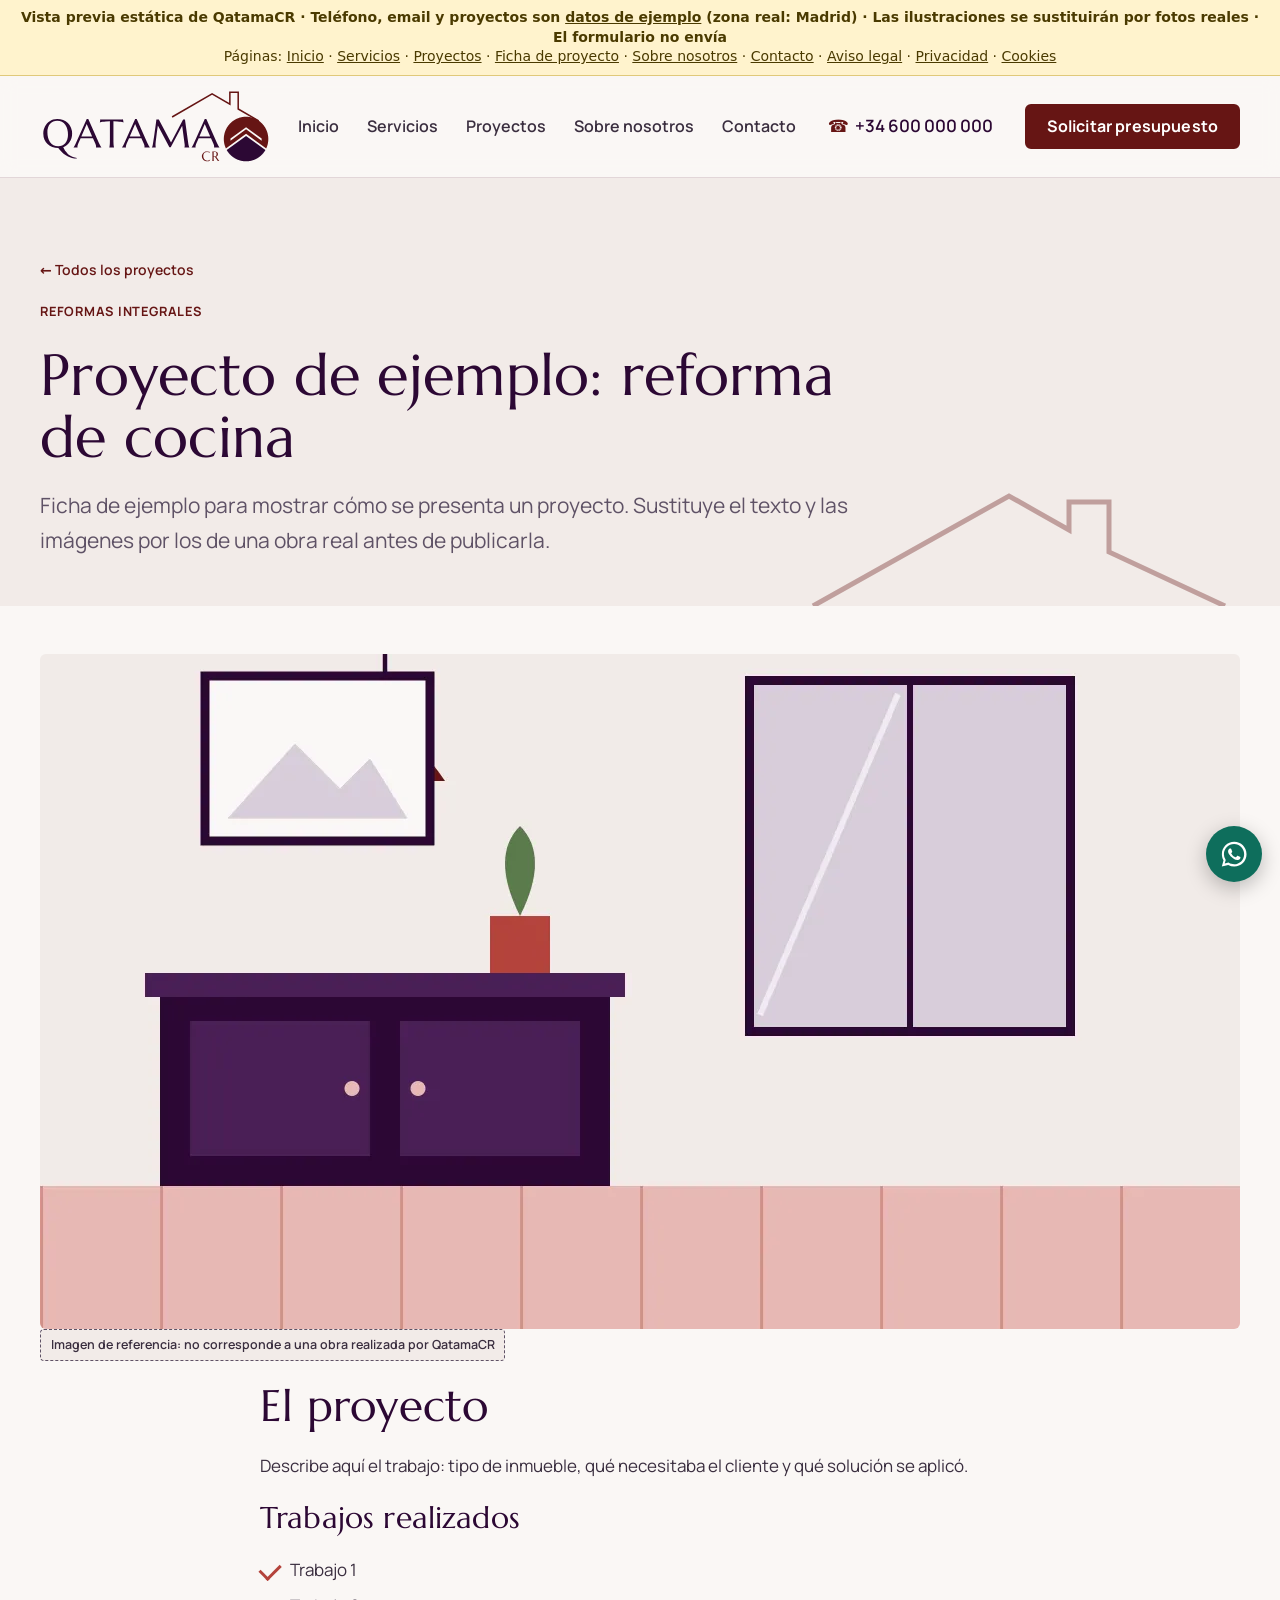
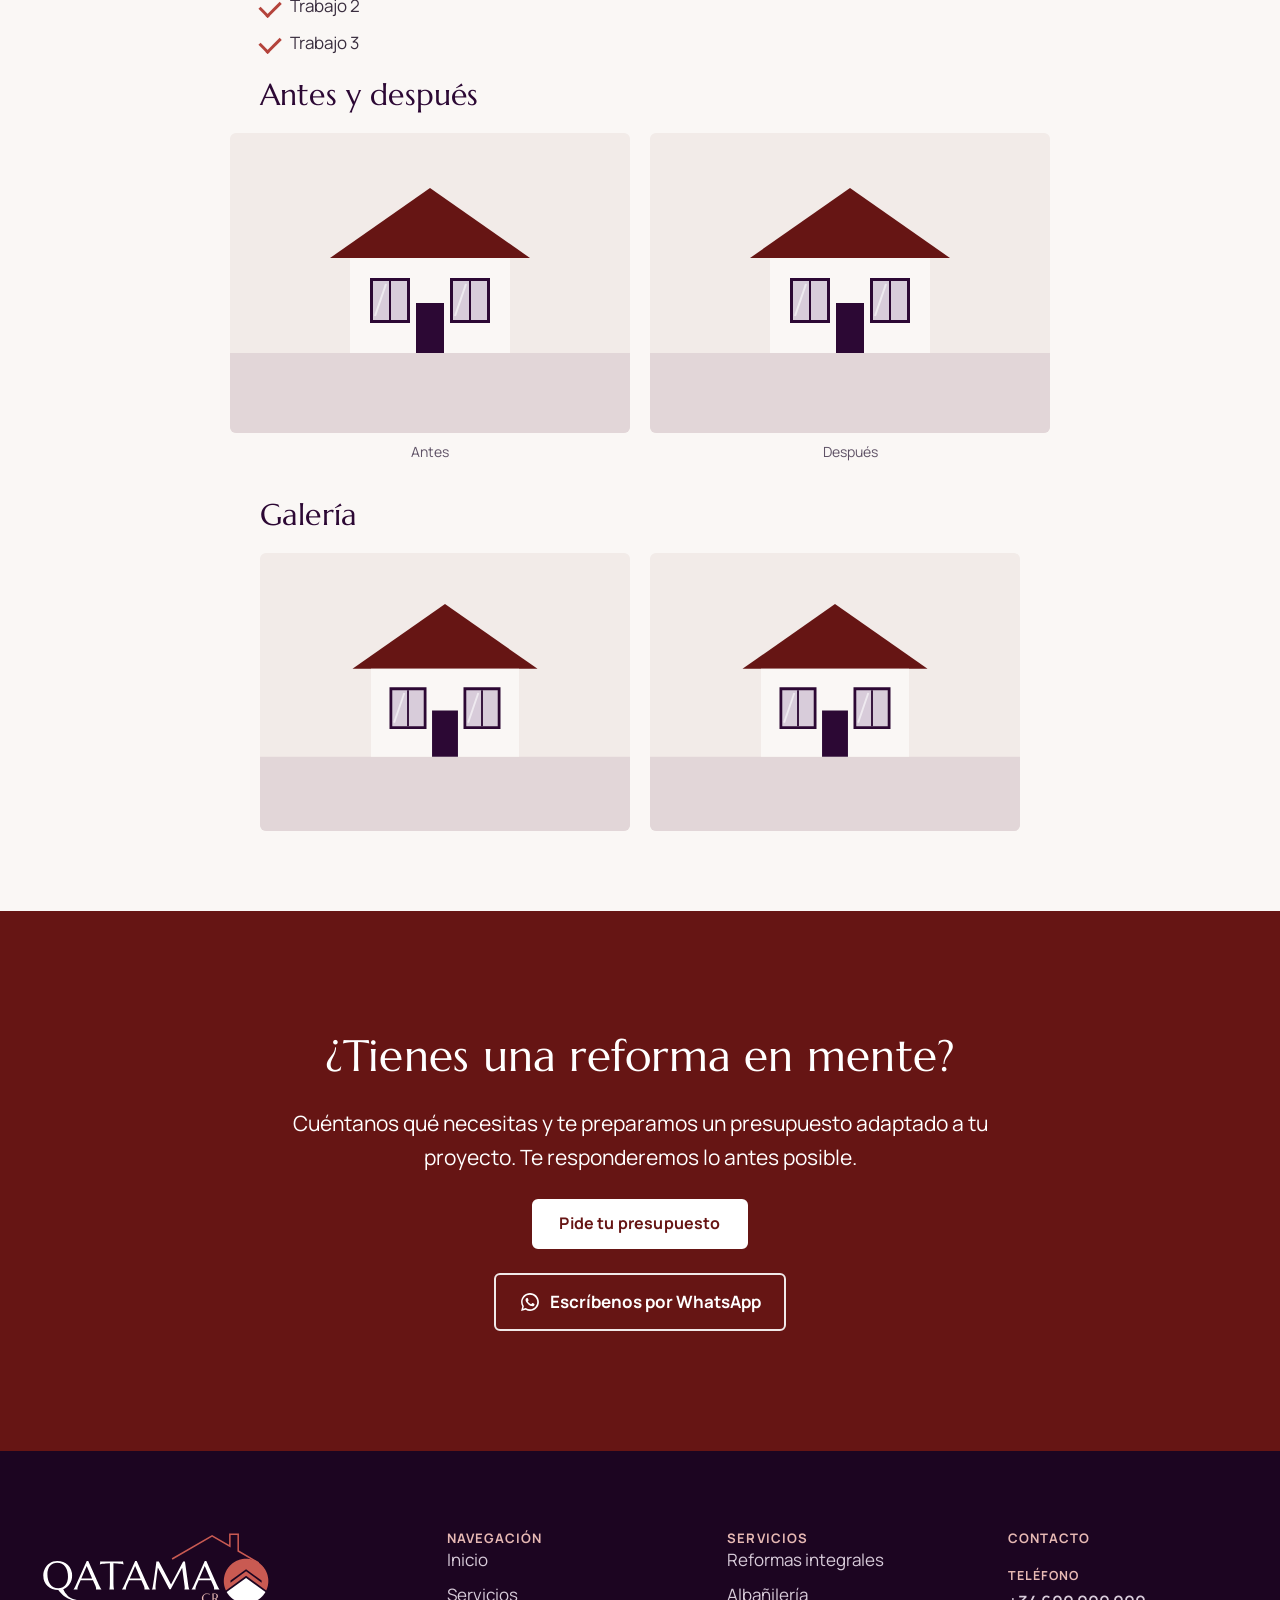
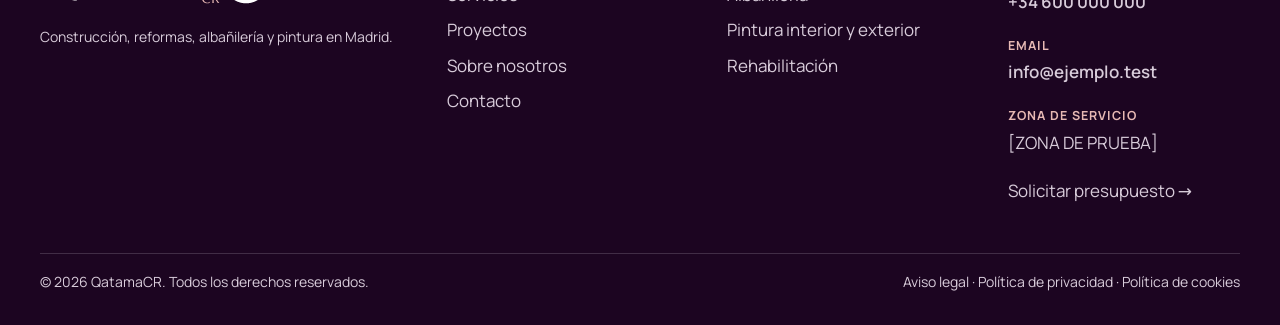
<file: proyecto-de-ejemplo-reforma-de-cocina.html>
<!DOCTYPE html>
<html lang="en-US">
<head>
	<meta charset="UTF-8" />
	<meta name="viewport" content="width=device-width, initial-scale=1" />
<meta name='robots' content='max-image-preview:large' />
<link rel="preload" href="assets/tema/assets/fonts/marcellus-latin-400.woff2" as="font" type="font/woff2" crossorigin>
<link rel="preload" href="assets/tema/assets/fonts/manrope-latin-variable.woff2" as="font" type="font/woff2" crossorigin>
<title>Proyecto de ejemplo: reforma de cocina | QatamaCR</title>
<link rel="icon" href="assets/tema/assets/images/logo/favicon.ico" sizes="any">
<link rel="icon" href="assets/tema/assets/images/logo/favicon.svg" type="image/svg+xml">
<link rel="apple-touch-icon" href="assets/tema/assets/images/logo/apple-touch-icon-180.png">
<meta name="theme-color" content="#2C0834">

<!-- SEO: QatamaCR Core -->
<meta name="description" content="Ficha de ejemplo para mostrar cómo se presenta un proyecto. Sustituye el texto y las imágenes por los de una obra real antes de publicarla.">
<meta property="og:locale" content="es_ES">
<meta property="og:type" content="website">
<meta property="og:site_name" content="QatamaCR">
<meta property="og:title" content="Proyecto de ejemplo: reforma de cocina | QatamaCR">
<meta property="og:description" content="Ficha de ejemplo para mostrar cómo se presenta un proyecto. Sustituye el texto y las imágenes por los de una obra real antes de publicarla.">
<meta property="og:url" content="#proyectos/proyecto-de-ejemplo-reforma-de-cocina/">
<meta property="og:image" content="#wp-content/uploads/2026/11/servicio-reformas-1024x768.webp">
<meta name="twitter:card" content="summary_large_image">
<script type="application/ld+json">{"@context":"https://schema.org","@graph":[{"@type":"BreadcrumbList","itemListElement":[{"@type":"ListItem","position":1,"name":"Inicio","item":"#"},{"@type":"ListItem","position":2,"name":"Proyectos","item":"#proyectos/"},{"@type":"ListItem","position":3,"name":"Proyecto de ejemplo: reforma de cocina","item":"#proyectos/proyecto-de-ejemplo-reforma-de-cocina/"}]}]}</script>
<script>
window._wpemojiSettings = {"baseUrl":"https:\/\/s.w.org\/images\/core\/emoji\/15.0.3\/72x72\/","ext":".png","svgUrl":"https:\/\/s.w.org\/images\/core\/emoji\/15.0.3\/svg\/","svgExt":".svg","source":{"concatemoji":"assets\/wp\/js\/wp-emoji-release.min.js"}};
/*! This file is auto-generated */
!function(i,n){var o,s,e;function c(e){try{var t={supportTests:e,timestamp:(new Date).valueOf()};sessionStorage.setItem(o,JSON.stringify(t))}catch(e){}}function p(e,t,n){e.clearRect(0,0,e.canvas.width,e.canvas.height),e.fillText(t,0,0);var t=new Uint32Array(e.getImageData(0,0,e.canvas.width,e.canvas.height).data),r=(e.clearRect(0,0,e.canvas.width,e.canvas.height),e.fillText(n,0,0),new Uint32Array(e.getImageData(0,0,e.canvas.width,e.canvas.height).data));return t.every(function(e,t){return e===r[t]})}function u(e,t,n){switch(t){case"flag":return n(e,"\ud83c\udff3\ufe0f\u200d\u26a7\ufe0f","\ud83c\udff3\ufe0f\u200b\u26a7\ufe0f")?!1:!n(e,"\ud83c\uddfa\ud83c\uddf3","\ud83c\uddfa\u200b\ud83c\uddf3")&&!n(e,"\ud83c\udff4\udb40\udc67\udb40\udc62\udb40\udc65\udb40\udc6e\udb40\udc67\udb40\udc7f","\ud83c\udff4\u200b\udb40\udc67\u200b\udb40\udc62\u200b\udb40\udc65\u200b\udb40\udc6e\u200b\udb40\udc67\u200b\udb40\udc7f");case"emoji":return!n(e,"\ud83d\udc26\u200d\u2b1b","\ud83d\udc26\u200b\u2b1b")}return!1}function f(e,t,n){var r="undefined"!=typeof WorkerGlobalScope&&self instanceof WorkerGlobalScope?new OffscreenCanvas(300,150):i.createElement("canvas"),a=r.getContext("2d",{willReadFrequently:!0}),o=(a.textBaseline="top",a.font="600 32px Arial",{});return e.forEach(function(e){o[e]=t(a,e,n)}),o}function t(e){var t=i.createElement("script");t.src=e,t.defer=!0,i.head.appendChild(t)}"undefined"!=typeof Promise&&(o="wpEmojiSettingsSupports",s=["flag","emoji"],n.supports={everything:!0,everythingExceptFlag:!0},e=new Promise(function(e){i.addEventListener("DOMContentLoaded",e,{once:!0})}),new Promise(function(t){var n=function(){try{var e=JSON.parse(sessionStorage.getItem(o));if("object"==typeof e&&"number"==typeof e.timestamp&&(new Date).valueOf()<e.timestamp+604800&&"object"==typeof e.supportTests)return e.supportTests}catch(e){}return null}();if(!n){if("undefined"!=typeof Worker&&"undefined"!=typeof OffscreenCanvas&&"undefined"!=typeof URL&&URL.createObjectURL&&"undefined"!=typeof Blob)try{var e="postMessage("+f.toString()+"("+[JSON.stringify(s),u.toString(),p.toString()].join(",")+"));",r=new Blob([e],{type:"text/javascript"}),a=new Worker(URL.createObjectURL(r),{name:"wpTestEmojiSupports"});return void(a.onmessage=function(e){c(n=e.data),a.terminate(),t(n)})}catch(e){}c(n=f(s,u,p))}t(n)}).then(function(e){for(var t in e)n.supports[t]=e[t],n.supports.everything=n.supports.everything&&n.supports[t],"flag"!==t&&(n.supports.everythingExceptFlag=n.supports.everythingExceptFlag&&n.supports[t]);n.supports.everythingExceptFlag=n.supports.everythingExceptFlag&&!n.supports.flag,n.DOMReady=!1,n.readyCallback=function(){n.DOMReady=!0}}).then(function(){return e}).then(function(){var e;n.supports.everything||(n.readyCallback(),(e=n.source||{}).concatemoji?t(e.concatemoji):e.wpemoji&&e.twemoji&&(t(e.twemoji),t(e.wpemoji)))}))}((window,document),window._wpemojiSettings);
</script>
<style id='wp-block-site-logo-inline-css'>
.wp-block-site-logo{box-sizing:border-box;line-height:0}.wp-block-site-logo a{display:inline-block;line-height:0}.wp-block-site-logo.is-default-size img{height:auto;width:120px}.wp-block-site-logo img{height:auto;max-width:100%}.wp-block-site-logo a,.wp-block-site-logo img{border-radius:inherit}.wp-block-site-logo.aligncenter{margin-left:auto;margin-right:auto;text-align:center}:root :where(.wp-block-site-logo.is-style-rounded){border-radius:9999px}
</style>
<style id='wp-block-navigation-link-inline-css'>
.wp-block-navigation .wp-block-navigation-item__label{overflow-wrap:break-word}.wp-block-navigation .wp-block-navigation-item__description{display:none}.link-ui-tools{border-top:1px solid #f0f0f0;padding:8px}.link-ui-block-inserter{padding-top:8px}.link-ui-block-inserter__back{margin-left:8px;text-transform:uppercase}
</style>
<link rel='stylesheet' id='wp-block-navigation-css' href='assets/wp/blocks/navigation/style.min.css' media='all' />
<style id='wp-block-button-inline-css'>
.wp-block-button__link{box-sizing:border-box;cursor:pointer;display:inline-block;text-align:center;word-break:break-word}.wp-block-button__link.aligncenter{text-align:center}.wp-block-button__link.alignright{text-align:right}:where(.wp-block-button__link){border-radius:9999px;box-shadow:none;padding:calc(.667em + 2px) calc(1.333em + 2px);text-decoration:none}.wp-block-button[style*=text-decoration] .wp-block-button__link{text-decoration:inherit}.wp-block-buttons>.wp-block-button.has-custom-width{max-width:none}.wp-block-buttons>.wp-block-button.has-custom-width .wp-block-button__link{width:100%}.wp-block-buttons>.wp-block-button.has-custom-font-size .wp-block-button__link{font-size:inherit}.wp-block-buttons>.wp-block-button.wp-block-button__width-25{width:calc(25% - var(--wp--style--block-gap, .5em)*.75)}.wp-block-buttons>.wp-block-button.wp-block-button__width-50{width:calc(50% - var(--wp--style--block-gap, .5em)*.5)}.wp-block-buttons>.wp-block-button.wp-block-button__width-75{width:calc(75% - var(--wp--style--block-gap, .5em)*.25)}.wp-block-buttons>.wp-block-button.wp-block-button__width-100{flex-basis:100%;width:100%}.wp-block-buttons.is-vertical>.wp-block-button.wp-block-button__width-25{width:25%}.wp-block-buttons.is-vertical>.wp-block-button.wp-block-button__width-50{width:50%}.wp-block-buttons.is-vertical>.wp-block-button.wp-block-button__width-75{width:75%}.wp-block-button.is-style-squared,.wp-block-button__link.wp-block-button.is-style-squared{border-radius:0}.wp-block-button.no-border-radius,.wp-block-button__link.no-border-radius{border-radius:0!important}:root :where(.wp-block-button .wp-block-button__link.is-style-outline),:root :where(.wp-block-button.is-style-outline>.wp-block-button__link){border:2px solid;padding:.667em 1.333em}:root :where(.wp-block-button .wp-block-button__link.is-style-outline:not(.has-text-color)),:root :where(.wp-block-button.is-style-outline>.wp-block-button__link:not(.has-text-color)){color:currentColor}:root :where(.wp-block-button .wp-block-button__link.is-style-outline:not(.has-background)),:root :where(.wp-block-button.is-style-outline>.wp-block-button__link:not(.has-background)){background-color:initial;background-image:none}
</style>
<style id='wp-block-buttons-inline-css'>
.wp-block-buttons.is-vertical{flex-direction:column}.wp-block-buttons.is-vertical>.wp-block-button:last-child{margin-bottom:0}.wp-block-buttons>.wp-block-button{display:inline-block;margin:0}.wp-block-buttons.is-content-justification-left{justify-content:flex-start}.wp-block-buttons.is-content-justification-left.is-vertical{align-items:flex-start}.wp-block-buttons.is-content-justification-center{justify-content:center}.wp-block-buttons.is-content-justification-center.is-vertical{align-items:center}.wp-block-buttons.is-content-justification-right{justify-content:flex-end}.wp-block-buttons.is-content-justification-right.is-vertical{align-items:flex-end}.wp-block-buttons.is-content-justification-space-between{justify-content:space-between}.wp-block-buttons.aligncenter{text-align:center}.wp-block-buttons:not(.is-content-justification-space-between,.is-content-justification-right,.is-content-justification-left,.is-content-justification-center) .wp-block-button.aligncenter{margin-left:auto;margin-right:auto;width:100%}.wp-block-buttons[style*=text-decoration] .wp-block-button,.wp-block-buttons[style*=text-decoration] .wp-block-button__link{text-decoration:inherit}.wp-block-buttons.has-custom-font-size .wp-block-button__link{font-size:inherit}.wp-block-button.aligncenter{text-align:center}
</style>
<style id='wp-block-group-inline-css'>
.wp-block-group{box-sizing:border-box}:where(.wp-block-group.wp-block-group-is-layout-constrained){position:relative}
</style>
<style id='wp-block-group-theme-inline-css'>
:where(.wp-block-group.has-background){padding:1.25em 2.375em}
</style>
<style id='wp-block-template-part-theme-inline-css'>
:root :where(.wp-block-template-part.has-background){margin-bottom:0;margin-top:0;padding:1.25em 2.375em}
</style>
<style id='wp-block-paragraph-inline-css'>
.is-small-text{font-size:.875em}.is-regular-text{font-size:1em}.is-large-text{font-size:2.25em}.is-larger-text{font-size:3em}.has-drop-cap:not(:focus):first-letter{float:left;font-size:8.4em;font-style:normal;font-weight:100;line-height:.68;margin:.05em .1em 0 0;text-transform:uppercase}body.rtl .has-drop-cap:not(:focus):first-letter{float:none;margin-left:.1em}p.has-drop-cap.has-background{overflow:hidden}:root :where(p.has-background){padding:1.25em 2.375em}:where(p.has-text-color:not(.has-link-color)) a{color:inherit}p.has-text-align-left[style*="writing-mode:vertical-lr"],p.has-text-align-right[style*="writing-mode:vertical-rl"]{rotate:180deg}
</style>
<style id='wp-block-post-terms-inline-css'>
.wp-block-post-terms{box-sizing:border-box}.wp-block-post-terms .wp-block-post-terms__separator{white-space:pre-wrap}
</style>
<style id='wp-block-post-title-inline-css'>
.wp-block-post-title{box-sizing:border-box;word-break:break-word}.wp-block-post-title a{display:inline-block}
</style>
<style id='wp-block-post-excerpt-inline-css'>
:where(.wp-block-post-excerpt){margin-bottom:var(--wp--style--block-gap);margin-top:var(--wp--style--block-gap)}.wp-block-post-excerpt__excerpt{margin-bottom:0;margin-top:0}.wp-block-post-excerpt__more-text{margin-bottom:0;margin-top:var(--wp--style--block-gap)}.wp-block-post-excerpt__more-link{display:inline-block}
</style>
<style id='wp-block-post-featured-image-inline-css'>
.wp-block-post-featured-image{margin-left:0;margin-right:0}.wp-block-post-featured-image a{display:block;height:100%}.wp-block-post-featured-image img{box-sizing:border-box;height:auto;max-width:100%;vertical-align:bottom;width:100%}.wp-block-post-featured-image.alignfull img,.wp-block-post-featured-image.alignwide img{width:100%}.wp-block-post-featured-image .wp-block-post-featured-image__overlay.has-background-dim{background-color:#000;inset:0;position:absolute}.wp-block-post-featured-image{position:relative}.wp-block-post-featured-image .wp-block-post-featured-image__overlay.has-background-gradient{background-color:initial}.wp-block-post-featured-image .wp-block-post-featured-image__overlay.has-background-dim-0{opacity:0}.wp-block-post-featured-image .wp-block-post-featured-image__overlay.has-background-dim-10{opacity:.1}.wp-block-post-featured-image .wp-block-post-featured-image__overlay.has-background-dim-20{opacity:.2}.wp-block-post-featured-image .wp-block-post-featured-image__overlay.has-background-dim-30{opacity:.3}.wp-block-post-featured-image .wp-block-post-featured-image__overlay.has-background-dim-40{opacity:.4}.wp-block-post-featured-image .wp-block-post-featured-image__overlay.has-background-dim-50{opacity:.5}.wp-block-post-featured-image .wp-block-post-featured-image__overlay.has-background-dim-60{opacity:.6}.wp-block-post-featured-image .wp-block-post-featured-image__overlay.has-background-dim-70{opacity:.7}.wp-block-post-featured-image .wp-block-post-featured-image__overlay.has-background-dim-80{opacity:.8}.wp-block-post-featured-image .wp-block-post-featured-image__overlay.has-background-dim-90{opacity:.9}.wp-block-post-featured-image .wp-block-post-featured-image__overlay.has-background-dim-100{opacity:1}.wp-block-post-featured-image:where(.alignleft,.alignright){width:100%}
</style>
<style id='wp-block-heading-inline-css'>
h1.has-background,h2.has-background,h3.has-background,h4.has-background,h5.has-background,h6.has-background{padding:1.25em 2.375em}h1.has-text-align-left[style*=writing-mode]:where([style*=vertical-lr]),h1.has-text-align-right[style*=writing-mode]:where([style*=vertical-rl]),h2.has-text-align-left[style*=writing-mode]:where([style*=vertical-lr]),h2.has-text-align-right[style*=writing-mode]:where([style*=vertical-rl]),h3.has-text-align-left[style*=writing-mode]:where([style*=vertical-lr]),h3.has-text-align-right[style*=writing-mode]:where([style*=vertical-rl]),h4.has-text-align-left[style*=writing-mode]:where([style*=vertical-lr]),h4.has-text-align-right[style*=writing-mode]:where([style*=vertical-rl]),h5.has-text-align-left[style*=writing-mode]:where([style*=vertical-lr]),h5.has-text-align-right[style*=writing-mode]:where([style*=vertical-rl]),h6.has-text-align-left[style*=writing-mode]:where([style*=vertical-lr]),h6.has-text-align-right[style*=writing-mode]:where([style*=vertical-rl]){rotate:180deg}
</style>
<style id='wp-block-list-inline-css'>
ol,ul{box-sizing:border-box}:root :where(ul.has-background,ol.has-background){padding:1.25em 2.375em}
</style>
<link rel='stylesheet' id='wp-block-image-css' href='assets/wp/blocks/image/style.min.css' media='all' />
<style id='wp-block-image-theme-inline-css'>
:root :where(.wp-block-image figcaption){color:#555;font-size:13px;text-align:center}.is-dark-theme :root :where(.wp-block-image figcaption){color:#ffffffa6}.wp-block-image{margin:0 0 1em}
</style>
<style id='wp-block-columns-inline-css'>
.wp-block-columns{align-items:normal!important;box-sizing:border-box;display:flex;flex-wrap:wrap!important}@media (min-width:782px){.wp-block-columns{flex-wrap:nowrap!important}}.wp-block-columns.are-vertically-aligned-top{align-items:flex-start}.wp-block-columns.are-vertically-aligned-center{align-items:center}.wp-block-columns.are-vertically-aligned-bottom{align-items:flex-end}@media (max-width:781px){.wp-block-columns:not(.is-not-stacked-on-mobile)>.wp-block-column{flex-basis:100%!important}}@media (min-width:782px){.wp-block-columns:not(.is-not-stacked-on-mobile)>.wp-block-column{flex-basis:0;flex-grow:1}.wp-block-columns:not(.is-not-stacked-on-mobile)>.wp-block-column[style*=flex-basis]{flex-grow:0}}.wp-block-columns.is-not-stacked-on-mobile{flex-wrap:nowrap!important}.wp-block-columns.is-not-stacked-on-mobile>.wp-block-column{flex-basis:0;flex-grow:1}.wp-block-columns.is-not-stacked-on-mobile>.wp-block-column[style*=flex-basis]{flex-grow:0}:where(.wp-block-columns){margin-bottom:1.75em}:where(.wp-block-columns.has-background){padding:1.25em 2.375em}.wp-block-column{flex-grow:1;min-width:0;overflow-wrap:break-word;word-break:break-word}.wp-block-column.is-vertically-aligned-top{align-self:flex-start}.wp-block-column.is-vertically-aligned-center{align-self:center}.wp-block-column.is-vertically-aligned-bottom{align-self:flex-end}.wp-block-column.is-vertically-aligned-stretch{align-self:stretch}.wp-block-column.is-vertically-aligned-bottom,.wp-block-column.is-vertically-aligned-center,.wp-block-column.is-vertically-aligned-top{width:100%}
</style>
<link rel='stylesheet' id='wp-block-gallery-css' href='assets/wp/blocks/gallery/style.min.css' media='all' />
<style id='wp-block-gallery-theme-inline-css'>
.blocks-gallery-caption{color:#555;font-size:13px;text-align:center}.is-dark-theme .blocks-gallery-caption{color:#ffffffa6}
</style>
<style id='wp-emoji-styles-inline-css'>

	img.wp-smiley, img.emoji {
		display: inline !important;
		border: none !important;
		box-shadow: none !important;
		height: 1em !important;
		width: 1em !important;
		margin: 0 0.07em !important;
		vertical-align: -0.1em !important;
		background: none !important;
		padding: 0 !important;
	}
</style>
<style id='wp-block-library-inline-css'>
:root{--wp-admin-theme-color:#007cba;--wp-admin-theme-color--rgb:0,124,186;--wp-admin-theme-color-darker-10:#006ba1;--wp-admin-theme-color-darker-10--rgb:0,107,161;--wp-admin-theme-color-darker-20:#005a87;--wp-admin-theme-color-darker-20--rgb:0,90,135;--wp-admin-border-width-focus:2px;--wp-block-synced-color:#7a00df;--wp-block-synced-color--rgb:122,0,223;--wp-bound-block-color:var(--wp-block-synced-color)}@media (min-resolution:192dpi){:root{--wp-admin-border-width-focus:1.5px}}.wp-element-button{cursor:pointer}:root{--wp--preset--font-size--normal:16px;--wp--preset--font-size--huge:42px}:root .has-very-light-gray-background-color{background-color:#eee}:root .has-very-dark-gray-background-color{background-color:#313131}:root .has-very-light-gray-color{color:#eee}:root .has-very-dark-gray-color{color:#313131}:root .has-vivid-green-cyan-to-vivid-cyan-blue-gradient-background{background:linear-gradient(135deg,#00d084,#0693e3)}:root .has-purple-crush-gradient-background{background:linear-gradient(135deg,#34e2e4,#4721fb 50%,#ab1dfe)}:root .has-hazy-dawn-gradient-background{background:linear-gradient(135deg,#faaca8,#dad0ec)}:root .has-subdued-olive-gradient-background{background:linear-gradient(135deg,#fafae1,#67a671)}:root .has-atomic-cream-gradient-background{background:linear-gradient(135deg,#fdd79a,#004a59)}:root .has-nightshade-gradient-background{background:linear-gradient(135deg,#330968,#31cdcf)}:root .has-midnight-gradient-background{background:linear-gradient(135deg,#020381,#2874fc)}.has-regular-font-size{font-size:1em}.has-larger-font-size{font-size:2.625em}.has-normal-font-size{font-size:var(--wp--preset--font-size--normal)}.has-huge-font-size{font-size:var(--wp--preset--font-size--huge)}.has-text-align-center{text-align:center}.has-text-align-left{text-align:left}.has-text-align-right{text-align:right}#end-resizable-editor-section{display:none}.aligncenter{clear:both}.items-justified-left{justify-content:flex-start}.items-justified-center{justify-content:center}.items-justified-right{justify-content:flex-end}.items-justified-space-between{justify-content:space-between}.screen-reader-text{border:0;clip:rect(1px,1px,1px,1px);clip-path:inset(50%);height:1px;margin:-1px;overflow:hidden;padding:0;position:absolute;width:1px;word-wrap:normal!important}.screen-reader-text:focus{background-color:#ddd;clip:auto!important;clip-path:none;color:#444;display:block;font-size:1em;height:auto;left:5px;line-height:normal;padding:15px 23px 14px;text-decoration:none;top:5px;width:auto;z-index:100000}html :where(.has-border-color){border-style:solid}html :where([style*=border-top-color]){border-top-style:solid}html :where([style*=border-right-color]){border-right-style:solid}html :where([style*=border-bottom-color]){border-bottom-style:solid}html :where([style*=border-left-color]){border-left-style:solid}html :where([style*=border-width]){border-style:solid}html :where([style*=border-top-width]){border-top-style:solid}html :where([style*=border-right-width]){border-right-style:solid}html :where([style*=border-bottom-width]){border-bottom-style:solid}html :where([style*=border-left-width]){border-left-style:solid}html :where(img[class*=wp-image-]){height:auto;max-width:100%}:where(figure){margin:0 0 1em}html :where(.is-position-sticky){--wp-admin--admin-bar--position-offset:var(--wp-admin--admin-bar--height,0px)}@media screen and (max-width:600px){html :where(.is-position-sticky){--wp-admin--admin-bar--position-offset:0px}}
</style>
<link rel='stylesheet' id='qatamacr-core-css' href='assets/plugin/assets/qatamacr-core.css' media='all' />
<style id='global-styles-inline-css'>
:root{--wp--preset--aspect-ratio--square: 1;--wp--preset--aspect-ratio--4-3: 4/3;--wp--preset--aspect-ratio--3-4: 3/4;--wp--preset--aspect-ratio--3-2: 3/2;--wp--preset--aspect-ratio--2-3: 2/3;--wp--preset--aspect-ratio--16-9: 16/9;--wp--preset--aspect-ratio--9-16: 9/16;--wp--preset--color--black: #000000;--wp--preset--color--cyan-bluish-gray: #abb8c3;--wp--preset--color--white: #ffffff;--wp--preset--color--pale-pink: #f78da7;--wp--preset--color--vivid-red: #cf2e2e;--wp--preset--color--luminous-vivid-orange: #ff6900;--wp--preset--color--luminous-vivid-amber: #fcb900;--wp--preset--color--light-green-cyan: #7bdcb5;--wp--preset--color--vivid-green-cyan: #00d084;--wp--preset--color--pale-cyan-blue: #8ed1fc;--wp--preset--color--vivid-cyan-blue: #0693e3;--wp--preset--color--vivid-purple: #9b51e0;--wp--preset--color--berenjena: #2C0834;--wp--preset--color--berenjena-oscuro: #1C0521;--wp--preset--color--berenjena-medio: #4A1F55;--wp--preset--color--burdeos: #661514;--wp--preset--color--burdeos-oscuro: #4A0F0E;--wp--preset--color--teja: #B4433B;--wp--preset--color--rosa-teja: #E7B9B4;--wp--preset--color--lila-claro: #D8CCDA;--wp--preset--color--texto: #3A2E3F;--wp--preset--color--texto-suave: #5F5266;--wp--preset--color--borde: #E2D6D8;--wp--preset--color--superficie: #F2EBE8;--wp--preset--color--fondo: #FAF7F5;--wp--preset--color--blanco: #FFFFFF;--wp--preset--gradient--vivid-cyan-blue-to-vivid-purple: linear-gradient(135deg,rgba(6,147,227,1) 0%,rgb(155,81,224) 100%);--wp--preset--gradient--light-green-cyan-to-vivid-green-cyan: linear-gradient(135deg,rgb(122,220,180) 0%,rgb(0,208,130) 100%);--wp--preset--gradient--luminous-vivid-amber-to-luminous-vivid-orange: linear-gradient(135deg,rgba(252,185,0,1) 0%,rgba(255,105,0,1) 100%);--wp--preset--gradient--luminous-vivid-orange-to-vivid-red: linear-gradient(135deg,rgba(255,105,0,1) 0%,rgb(207,46,46) 100%);--wp--preset--gradient--very-light-gray-to-cyan-bluish-gray: linear-gradient(135deg,rgb(238,238,238) 0%,rgb(169,184,195) 100%);--wp--preset--gradient--cool-to-warm-spectrum: linear-gradient(135deg,rgb(74,234,220) 0%,rgb(151,120,209) 20%,rgb(207,42,186) 40%,rgb(238,44,130) 60%,rgb(251,105,98) 80%,rgb(254,248,76) 100%);--wp--preset--gradient--blush-light-purple: linear-gradient(135deg,rgb(255,206,236) 0%,rgb(152,150,240) 100%);--wp--preset--gradient--blush-bordeaux: linear-gradient(135deg,rgb(254,205,165) 0%,rgb(254,45,45) 50%,rgb(107,0,62) 100%);--wp--preset--gradient--luminous-dusk: linear-gradient(135deg,rgb(255,203,112) 0%,rgb(199,81,192) 50%,rgb(65,88,208) 100%);--wp--preset--gradient--pale-ocean: linear-gradient(135deg,rgb(255,245,203) 0%,rgb(182,227,212) 50%,rgb(51,167,181) 100%);--wp--preset--gradient--electric-grass: linear-gradient(135deg,rgb(202,248,128) 0%,rgb(113,206,126) 100%);--wp--preset--gradient--midnight: linear-gradient(135deg,rgb(2,3,129) 0%,rgb(40,116,252) 100%);--wp--preset--font-size--small: 13px;--wp--preset--font-size--medium: clamp(14px, 0.875rem + ((1vw - 3.2px) * 0.652), 20px);--wp--preset--font-size--large: clamp(22.041px, 1.378rem + ((1vw - 3.2px) * 1.517), 36px);--wp--preset--font-size--x-large: clamp(25.014px, 1.563rem + ((1vw - 3.2px) * 1.846), 42px);--wp--preset--font-size--pequeno: 0.875rem;--wp--preset--font-size--base: 1.0625rem;--wp--preset--font-size--destacado: clamp(1.125rem, 1.125rem + ((1vw - 0.2rem) * 0.327), 1.3125rem);--wp--preset--font-size--grande: clamp(1.4rem, 1.4rem + ((1vw - 0.2rem) * 0.826), 1.875rem);--wp--preset--font-size--muy-grande: clamp(1.875rem, 1.875rem + ((1vw - 0.2rem) * 1.522), 2.75rem);--wp--preset--font-size--enorme: clamp(2.25rem, 2.25rem + ((1vw - 0.2rem) * 2.348), 3.6rem);--wp--preset--font-family--titulares: Marcellus, 'Times New Roman', Georgia, serif;--wp--preset--font-family--texto: Manrope, system-ui, -apple-system, 'Segoe UI', Roboto, Arial, sans-serif;--wp--preset--spacing--20: 0.75rem;--wp--preset--spacing--30: 1rem;--wp--preset--spacing--40: clamp(1.5rem, 3vw, 2rem);--wp--preset--spacing--50: clamp(2rem, 5vw, 3rem);--wp--preset--spacing--60: clamp(3rem, 7vw, 5rem);--wp--preset--spacing--70: clamp(4rem, 10vw, 7.5rem);--wp--preset--spacing--80: 5.06rem;--wp--preset--spacing--10: 0.5rem;--wp--preset--shadow--natural: 6px 6px 9px rgba(0, 0, 0, 0.2);--wp--preset--shadow--deep: 12px 12px 50px rgba(0, 0, 0, 0.4);--wp--preset--shadow--sharp: 6px 6px 0px rgba(0, 0, 0, 0.2);--wp--preset--shadow--outlined: 6px 6px 0px -3px rgba(255, 255, 255, 1), 6px 6px rgba(0, 0, 0, 1);--wp--preset--shadow--crisp: 6px 6px 0px rgba(0, 0, 0, 1);--wp--preset--shadow--suave: 0 1px 2px rgba(44, 8, 52, 0.06), 0 8px 24px rgba(44, 8, 52, 0.08);--wp--preset--shadow--elevada: 0 2px 4px rgba(44, 8, 52, 0.08), 0 18px 40px rgba(44, 8, 52, 0.14);--wp--custom--radio: 6px;--wp--custom--transicion: 180ms ease;}:root { --wp--style--global--content-size: 760px;--wp--style--global--wide-size: 1240px; }:where(body) { margin: 0; }.wp-site-blocks { padding-top: var(--wp--style--root--padding-top); padding-bottom: var(--wp--style--root--padding-bottom); }.has-global-padding { padding-right: var(--wp--style--root--padding-right); padding-left: var(--wp--style--root--padding-left); }.has-global-padding > .alignfull { margin-right: calc(var(--wp--style--root--padding-right) * -1); margin-left: calc(var(--wp--style--root--padding-left) * -1); }.has-global-padding :where(:not(.alignfull.is-layout-flow) > .has-global-padding:not(.wp-block-block, .alignfull)) { padding-right: 0; padding-left: 0; }.has-global-padding :where(:not(.alignfull.is-layout-flow) > .has-global-padding:not(.wp-block-block, .alignfull)) > .alignfull { margin-left: 0; margin-right: 0; }.wp-site-blocks > .alignleft { float: left; margin-right: 2em; }.wp-site-blocks > .alignright { float: right; margin-left: 2em; }.wp-site-blocks > .aligncenter { justify-content: center; margin-left: auto; margin-right: auto; }:where(.wp-site-blocks) > * { margin-block-start: 1.25rem; margin-block-end: 0; }:where(.wp-site-blocks) > :first-child { margin-block-start: 0; }:where(.wp-site-blocks) > :last-child { margin-block-end: 0; }:root { --wp--style--block-gap: 1.25rem; }.is-layout-flow  > :first-child{margin-block-start: 0;}.is-layout-flow  > :last-child{margin-block-end: 0;}.is-layout-flow  > *{margin-block-start: 1.25rem;margin-block-end: 0;}.is-layout-constrained  > :first-child{margin-block-start: 0;}.is-layout-constrained  > :last-child{margin-block-end: 0;}.is-layout-constrained  > *{margin-block-start: 1.25rem;margin-block-end: 0;}.is-layout-flex {gap: 1.25rem;}.is-layout-grid {gap: 1.25rem;}.is-layout-flow > .alignleft{float: left;margin-inline-start: 0;margin-inline-end: 2em;}.is-layout-flow > .alignright{float: right;margin-inline-start: 2em;margin-inline-end: 0;}.is-layout-flow > .aligncenter{margin-left: auto !important;margin-right: auto !important;}.is-layout-constrained > .alignleft{float: left;margin-inline-start: 0;margin-inline-end: 2em;}.is-layout-constrained > .alignright{float: right;margin-inline-start: 2em;margin-inline-end: 0;}.is-layout-constrained > .aligncenter{margin-left: auto !important;margin-right: auto !important;}.is-layout-constrained > :where(:not(.alignleft):not(.alignright):not(.alignfull)){max-width: var(--wp--style--global--content-size);margin-left: auto !important;margin-right: auto !important;}.is-layout-constrained > .alignwide{max-width: var(--wp--style--global--wide-size);}body .is-layout-flex{display: flex;}.is-layout-flex{flex-wrap: wrap;align-items: center;}.is-layout-flex > :is(*, div){margin: 0;}body .is-layout-grid{display: grid;}.is-layout-grid > :is(*, div){margin: 0;}:root :where(body){background-color: var(--wp--preset--color--fondo);color: var(--wp--preset--color--texto);font-family: var(--wp--preset--font-family--texto);font-size: var(--wp--preset--font-size--base);font-weight: 400;line-height: 1.65;--wp--style--root--padding-top: 0;--wp--style--root--padding-right: clamp(1.25rem, 4vw, 2.5rem);--wp--style--root--padding-bottom: 0;--wp--style--root--padding-left: clamp(1.25rem, 4vw, 2.5rem);}:root :where(a:where(:not(.wp-element-button))){color: var(--wp--preset--color--burdeos);text-decoration: underline;}:root :where(a:where(:not(.wp-element-button)):hover){color: var(--wp--preset--color--berenjena);}:root :where(a:where(:not(.wp-element-button)):focus){color: var(--wp--preset--color--berenjena);}:root :where(h1, h2, h3, h4, h5, h6){color: var(--wp--preset--color--berenjena);font-family: var(--wp--preset--font-family--titulares);font-weight: 400;letter-spacing: 0.005em;line-height: 1.15;}:root :where(h1){font-size: var(--wp--preset--font-size--enorme);line-height: 1.08;}:root :where(h2){font-size: var(--wp--preset--font-size--muy-grande);}:root :where(h3){font-size: var(--wp--preset--font-size--grande);line-height: 1.2;}:root :where(h4){font-family: var(--wp--preset--font-family--texto);font-size: var(--wp--preset--font-size--destacado);font-weight: 700;line-height: 1.3;}:root :where(h5){font-family: var(--wp--preset--font-family--texto);font-size: var(--wp--preset--font-size--base);font-weight: 700;}:root :where(h6){font-family: var(--wp--preset--font-family--texto);font-size: var(--wp--preset--font-size--pequeno);font-weight: 700;letter-spacing: 0.08em;text-transform: uppercase;}:root :where(.wp-element-button, .wp-block-button__link){background-color: var(--wp--preset--color--burdeos);border-radius: var(--wp--custom--radio);border-color: var(--wp--preset--color--burdeos);border-width: 2px;border-style: solid;color: var(--wp--preset--color--blanco);font-family: var(--wp--preset--font-family--texto);font-size: clamp(0.875rem, 0.875rem + ((1vw - 0.2rem) * 0.217), 1rem);font-weight: 700;letter-spacing: 0.01em;line-height: 1.2;padding-top: 0.85rem;padding-right: 1.6rem;padding-bottom: 0.85rem;padding-left: 1.6rem;text-decoration: none;}:root :where(.wp-element-button:hover, .wp-block-button__link:hover){background-color: var(--wp--preset--color--burdeos-oscuro);border-color: var(--wp--preset--color--burdeos-oscuro);color: var(--wp--preset--color--blanco);}:root :where(.wp-element-button:focus, .wp-block-button__link:focus){background-color: var(--wp--preset--color--burdeos-oscuro);color: var(--wp--preset--color--blanco);}:root :where(.wp-element-caption, .wp-block-audio figcaption, .wp-block-embed figcaption, .wp-block-gallery figcaption, .wp-block-image figcaption, .wp-block-table figcaption, .wp-block-video figcaption){color: var(--wp--preset--color--texto-suave);font-size: var(--wp--preset--font-size--pequeno);}.has-black-color{color: var(--wp--preset--color--black) !important;}.has-cyan-bluish-gray-color{color: var(--wp--preset--color--cyan-bluish-gray) !important;}.has-white-color{color: var(--wp--preset--color--white) !important;}.has-pale-pink-color{color: var(--wp--preset--color--pale-pink) !important;}.has-vivid-red-color{color: var(--wp--preset--color--vivid-red) !important;}.has-luminous-vivid-orange-color{color: var(--wp--preset--color--luminous-vivid-orange) !important;}.has-luminous-vivid-amber-color{color: var(--wp--preset--color--luminous-vivid-amber) !important;}.has-light-green-cyan-color{color: var(--wp--preset--color--light-green-cyan) !important;}.has-vivid-green-cyan-color{color: var(--wp--preset--color--vivid-green-cyan) !important;}.has-pale-cyan-blue-color{color: var(--wp--preset--color--pale-cyan-blue) !important;}.has-vivid-cyan-blue-color{color: var(--wp--preset--color--vivid-cyan-blue) !important;}.has-vivid-purple-color{color: var(--wp--preset--color--vivid-purple) !important;}.has-berenjena-color{color: var(--wp--preset--color--berenjena) !important;}.has-berenjena-oscuro-color{color: var(--wp--preset--color--berenjena-oscuro) !important;}.has-berenjena-medio-color{color: var(--wp--preset--color--berenjena-medio) !important;}.has-burdeos-color{color: var(--wp--preset--color--burdeos) !important;}.has-burdeos-oscuro-color{color: var(--wp--preset--color--burdeos-oscuro) !important;}.has-teja-color{color: var(--wp--preset--color--teja) !important;}.has-rosa-teja-color{color: var(--wp--preset--color--rosa-teja) !important;}.has-lila-claro-color{color: var(--wp--preset--color--lila-claro) !important;}.has-texto-color{color: var(--wp--preset--color--texto) !important;}.has-texto-suave-color{color: var(--wp--preset--color--texto-suave) !important;}.has-borde-color{color: var(--wp--preset--color--borde) !important;}.has-superficie-color{color: var(--wp--preset--color--superficie) !important;}.has-fondo-color{color: var(--wp--preset--color--fondo) !important;}.has-blanco-color{color: var(--wp--preset--color--blanco) !important;}.has-black-background-color{background-color: var(--wp--preset--color--black) !important;}.has-cyan-bluish-gray-background-color{background-color: var(--wp--preset--color--cyan-bluish-gray) !important;}.has-white-background-color{background-color: var(--wp--preset--color--white) !important;}.has-pale-pink-background-color{background-color: var(--wp--preset--color--pale-pink) !important;}.has-vivid-red-background-color{background-color: var(--wp--preset--color--vivid-red) !important;}.has-luminous-vivid-orange-background-color{background-color: var(--wp--preset--color--luminous-vivid-orange) !important;}.has-luminous-vivid-amber-background-color{background-color: var(--wp--preset--color--luminous-vivid-amber) !important;}.has-light-green-cyan-background-color{background-color: var(--wp--preset--color--light-green-cyan) !important;}.has-vivid-green-cyan-background-color{background-color: var(--wp--preset--color--vivid-green-cyan) !important;}.has-pale-cyan-blue-background-color{background-color: var(--wp--preset--color--pale-cyan-blue) !important;}.has-vivid-cyan-blue-background-color{background-color: var(--wp--preset--color--vivid-cyan-blue) !important;}.has-vivid-purple-background-color{background-color: var(--wp--preset--color--vivid-purple) !important;}.has-berenjena-background-color{background-color: var(--wp--preset--color--berenjena) !important;}.has-berenjena-oscuro-background-color{background-color: var(--wp--preset--color--berenjena-oscuro) !important;}.has-berenjena-medio-background-color{background-color: var(--wp--preset--color--berenjena-medio) !important;}.has-burdeos-background-color{background-color: var(--wp--preset--color--burdeos) !important;}.has-burdeos-oscuro-background-color{background-color: var(--wp--preset--color--burdeos-oscuro) !important;}.has-teja-background-color{background-color: var(--wp--preset--color--teja) !important;}.has-rosa-teja-background-color{background-color: var(--wp--preset--color--rosa-teja) !important;}.has-lila-claro-background-color{background-color: var(--wp--preset--color--lila-claro) !important;}.has-texto-background-color{background-color: var(--wp--preset--color--texto) !important;}.has-texto-suave-background-color{background-color: var(--wp--preset--color--texto-suave) !important;}.has-borde-background-color{background-color: var(--wp--preset--color--borde) !important;}.has-superficie-background-color{background-color: var(--wp--preset--color--superficie) !important;}.has-fondo-background-color{background-color: var(--wp--preset--color--fondo) !important;}.has-blanco-background-color{background-color: var(--wp--preset--color--blanco) !important;}.has-black-border-color{border-color: var(--wp--preset--color--black) !important;}.has-cyan-bluish-gray-border-color{border-color: var(--wp--preset--color--cyan-bluish-gray) !important;}.has-white-border-color{border-color: var(--wp--preset--color--white) !important;}.has-pale-pink-border-color{border-color: var(--wp--preset--color--pale-pink) !important;}.has-vivid-red-border-color{border-color: var(--wp--preset--color--vivid-red) !important;}.has-luminous-vivid-orange-border-color{border-color: var(--wp--preset--color--luminous-vivid-orange) !important;}.has-luminous-vivid-amber-border-color{border-color: var(--wp--preset--color--luminous-vivid-amber) !important;}.has-light-green-cyan-border-color{border-color: var(--wp--preset--color--light-green-cyan) !important;}.has-vivid-green-cyan-border-color{border-color: var(--wp--preset--color--vivid-green-cyan) !important;}.has-pale-cyan-blue-border-color{border-color: var(--wp--preset--color--pale-cyan-blue) !important;}.has-vivid-cyan-blue-border-color{border-color: var(--wp--preset--color--vivid-cyan-blue) !important;}.has-vivid-purple-border-color{border-color: var(--wp--preset--color--vivid-purple) !important;}.has-berenjena-border-color{border-color: var(--wp--preset--color--berenjena) !important;}.has-berenjena-oscuro-border-color{border-color: var(--wp--preset--color--berenjena-oscuro) !important;}.has-berenjena-medio-border-color{border-color: var(--wp--preset--color--berenjena-medio) !important;}.has-burdeos-border-color{border-color: var(--wp--preset--color--burdeos) !important;}.has-burdeos-oscuro-border-color{border-color: var(--wp--preset--color--burdeos-oscuro) !important;}.has-teja-border-color{border-color: var(--wp--preset--color--teja) !important;}.has-rosa-teja-border-color{border-color: var(--wp--preset--color--rosa-teja) !important;}.has-lila-claro-border-color{border-color: var(--wp--preset--color--lila-claro) !important;}.has-texto-border-color{border-color: var(--wp--preset--color--texto) !important;}.has-texto-suave-border-color{border-color: var(--wp--preset--color--texto-suave) !important;}.has-borde-border-color{border-color: var(--wp--preset--color--borde) !important;}.has-superficie-border-color{border-color: var(--wp--preset--color--superficie) !important;}.has-fondo-border-color{border-color: var(--wp--preset--color--fondo) !important;}.has-blanco-border-color{border-color: var(--wp--preset--color--blanco) !important;}.has-vivid-cyan-blue-to-vivid-purple-gradient-background{background: var(--wp--preset--gradient--vivid-cyan-blue-to-vivid-purple) !important;}.has-light-green-cyan-to-vivid-green-cyan-gradient-background{background: var(--wp--preset--gradient--light-green-cyan-to-vivid-green-cyan) !important;}.has-luminous-vivid-amber-to-luminous-vivid-orange-gradient-background{background: var(--wp--preset--gradient--luminous-vivid-amber-to-luminous-vivid-orange) !important;}.has-luminous-vivid-orange-to-vivid-red-gradient-background{background: var(--wp--preset--gradient--luminous-vivid-orange-to-vivid-red) !important;}.has-very-light-gray-to-cyan-bluish-gray-gradient-background{background: var(--wp--preset--gradient--very-light-gray-to-cyan-bluish-gray) !important;}.has-cool-to-warm-spectrum-gradient-background{background: var(--wp--preset--gradient--cool-to-warm-spectrum) !important;}.has-blush-light-purple-gradient-background{background: var(--wp--preset--gradient--blush-light-purple) !important;}.has-blush-bordeaux-gradient-background{background: var(--wp--preset--gradient--blush-bordeaux) !important;}.has-luminous-dusk-gradient-background{background: var(--wp--preset--gradient--luminous-dusk) !important;}.has-pale-ocean-gradient-background{background: var(--wp--preset--gradient--pale-ocean) !important;}.has-electric-grass-gradient-background{background: var(--wp--preset--gradient--electric-grass) !important;}.has-midnight-gradient-background{background: var(--wp--preset--gradient--midnight) !important;}.has-small-font-size{font-size: var(--wp--preset--font-size--small) !important;}.has-medium-font-size{font-size: var(--wp--preset--font-size--medium) !important;}.has-large-font-size{font-size: var(--wp--preset--font-size--large) !important;}.has-x-large-font-size{font-size: var(--wp--preset--font-size--x-large) !important;}.has-pequeno-font-size{font-size: var(--wp--preset--font-size--pequeno) !important;}.has-base-font-size{font-size: var(--wp--preset--font-size--base) !important;}.has-destacado-font-size{font-size: var(--wp--preset--font-size--destacado) !important;}.has-grande-font-size{font-size: var(--wp--preset--font-size--grande) !important;}.has-muy-grande-font-size{font-size: var(--wp--preset--font-size--muy-grande) !important;}.has-enorme-font-size{font-size: var(--wp--preset--font-size--enorme) !important;}.has-titulares-font-family{font-family: var(--wp--preset--font-family--titulares) !important;}.has-texto-font-family{font-family: var(--wp--preset--font-family--texto) !important;}
:root :where(.wp-block-navigation){font-size: clamp(0.875rem, 0.875rem + ((1vw - 0.2rem) * 0.217), 1rem);font-weight: 600;}
:root :where(.wp-block-post-title){font-family: var(--wp--preset--font-family--titulares);}
:root :where(.wp-block-image img, .wp-block-image .wp-block-image__crop-area, .wp-block-image .components-placeholder){border-radius: var(--wp--custom--radio);}
:root :where(.wp-block-post-featured-image img, .wp-block-post-featured-image .block-editor-media-placeholder, .wp-block-post-featured-image .wp-block-post-featured-image__overlay){border-radius: var(--wp--custom--radio);}
:root :where(.wp-block-list){padding-left: 1.25rem;}
</style>
<style id='core-block-supports-inline-css'>
.wp-container-core-navigation-is-layout-1{gap:1.75rem;justify-content:flex-end;}.wp-container-core-group-is-layout-1{flex-wrap:nowrap;gap:2rem;}.wp-container-core-group-is-layout-2{flex-wrap:nowrap;justify-content:space-between;}.wp-container-core-group-is-layout-3 > :where(:not(.alignleft):not(.alignright):not(.alignfull)){max-width:1240px;margin-left:auto !important;margin-right:auto !important;}.wp-container-core-group-is-layout-3 > .alignwide{max-width:1240px;}.wp-container-core-group-is-layout-3 .alignfull{max-width:none;}.wp-container-core-group-is-layout-4 > :where(:not(.alignleft):not(.alignright):not(.alignfull)){max-width:820px;margin-left:0 !important;margin-right:auto !important;}.wp-container-core-group-is-layout-4 > .alignwide{max-width:820px;}.wp-container-core-group-is-layout-4 .alignfull{max-width:none;}.wp-container-core-group-is-layout-5 > :where(:not(.alignleft):not(.alignright):not(.alignfull)){max-width:1240px;margin-left:auto !important;margin-right:auto !important;}.wp-container-core-group-is-layout-5 > .alignwide{max-width:1240px;}.wp-container-core-group-is-layout-5 .alignfull{max-width:none;}.wp-container-core-columns-is-layout-1{flex-wrap:nowrap;}.wp-block-gallery.wp-block-gallery-2{--wp--style--unstable-gallery-gap:var( --wp--style--gallery-gap-default, var( --gallery-block--gutter-size, var( --wp--style--block-gap, 0.5em ) ) );gap:var( --wp--style--gallery-gap-default, var( --gallery-block--gutter-size, var( --wp--style--block-gap, 0.5em ) ) );}.wp-container-core-group-is-layout-6 > :where(:not(.alignleft):not(.alignright):not(.alignfull)){max-width:820px;margin-left:auto !important;margin-right:auto !important;}.wp-container-core-group-is-layout-6 > .alignwide{max-width:1240px;}.wp-container-core-group-is-layout-6 .alignfull{max-width:none;}.wp-container-core-buttons-is-layout-2{justify-content:center;}.wp-container-core-group-is-layout-7 > :where(:not(.alignleft):not(.alignright):not(.alignfull)){max-width:720px;margin-left:auto !important;margin-right:auto !important;}.wp-container-core-group-is-layout-7 > .alignwide{max-width:720px;}.wp-container-core-group-is-layout-7 .alignfull{max-width:none;}.wp-container-core-group-is-layout-7 > *{margin-block-start:0;margin-block-end:0;}.wp-container-core-group-is-layout-7 > * + *{margin-block-start:1.5rem;margin-block-end:0;}.wp-container-core-group-is-layout-8 > :where(:not(.alignleft):not(.alignright):not(.alignfull)){max-width:1240px;margin-left:auto !important;margin-right:auto !important;}.wp-container-core-group-is-layout-8 > .alignwide{max-width:1240px;}.wp-container-core-group-is-layout-8 .alignfull{max-width:none;}.wp-container-core-columns-is-layout-2{flex-wrap:nowrap;gap:2em var(--wp--preset--spacing--50);}.wp-container-core-group-is-layout-10{justify-content:space-between;}.wp-container-core-group-is-layout-11 > :where(:not(.alignleft):not(.alignright):not(.alignfull)){max-width:1240px;margin-left:auto !important;margin-right:auto !important;}.wp-container-core-group-is-layout-11 > .alignwide{max-width:1240px;}.wp-container-core-group-is-layout-11 .alignfull{max-width:none;}
</style>
<style id='wp-block-template-skip-link-inline-css'>

		.skip-link.screen-reader-text {
			border: 0;
			clip: rect(1px,1px,1px,1px);
			clip-path: inset(50%);
			height: 1px;
			margin: -1px;
			overflow: hidden;
			padding: 0;
			position: absolute !important;
			width: 1px;
			word-wrap: normal !important;
		}

		.skip-link.screen-reader-text:focus {
			background-color: #eee;
			clip: auto !important;
			clip-path: none;
			color: #444;
			display: block;
			font-size: 1em;
			height: auto;
			left: 5px;
			line-height: normal;
			padding: 15px 23px 14px;
			text-decoration: none;
			top: 5px;
			width: auto;
			z-index: 100000;
		}
</style>
<link rel='stylesheet' id='qatamacr-css' href='assets/tema/assets/css/qatamacr.css' media='all' />
<meta name="generator" content="WordPress 6.6-RC3" />
<link rel="canonical" href="proyecto-de-ejemplo-reforma-de-cocina.html" />
<link rel='shortlink' href='index.html' />
<script id="wp-load-polyfill-importmap">
( HTMLScriptElement.supports && HTMLScriptElement.supports("importmap") ) || document.write( '<script src="assets/wp/js/dist/vendor/wp-polyfill-importmap.min.js"></scr' + 'ipt>' );
</script>
<script type="importmap" id="wp-importmap">
{"imports":{"@wordpress\/interactivity":".\/assets\/wp\/js\/dist\/interactivity.min.js"}}
</script>
<script type="module" src="assets/wp/blocks/navigation/view.min.js" id="@wordpress/block-library/navigation-js-module"></script>
<link rel="modulepreload" href="assets/wp/js/dist/interactivity.min.js" id="@wordpress/interactivity-js-modulepreload"><style id='wp-fonts-local'>
@font-face{font-family:Marcellus;font-style:normal;font-weight:400;font-display:swap;src:url("assets/tema/assets/fonts/marcellus-latin-400.woff2") format('woff2');}
@font-face{font-family:Manrope;font-style:normal;font-weight:200 800;font-display:swap;src:url("assets/tema/assets/fonts/manrope-latin-variable.woff2") format('woff2');}
</style>
</head>

<body class="qcr_proyecto-template-default single single-qcr_proyecto postid-72 wp-embed-responsive"><div style="position:relative;z-index:1000;background:#FFF3CD;color:#4a3a00;font:600 14px/1.4 system-ui,sans-serif;padding:8px 16px;text-align:center;border-bottom:1px solid #e0c97a">Vista previa estática de QatamaCR · Teléfono, email y proyectos son <u>datos de ejemplo</u> (zona real: Madrid) · Las ilustraciones se sustituirán por fotos reales · El formulario no envía<br><span style="font-weight:500">Páginas: <a href="index.html" style="color:#4a3a00">Inicio</a> · <a href="servicios.html" style="color:#4a3a00">Servicios</a> · <a href="proyectos.html" style="color:#4a3a00">Proyectos</a> · <a href="proyecto-de-ejemplo-reforma-de-cocina.html" style="color:#4a3a00">Ficha de proyecto</a> · <a href="sobre-nosotros.html" style="color:#4a3a00">Sobre nosotros</a> · <a href="contacto.html" style="color:#4a3a00">Contacto</a> · <a href="aviso-legal.html" style="color:#4a3a00">Aviso legal</a> · <a href="politica-de-privacidad.html" style="color:#4a3a00">Privacidad</a> · <a href="politica-de-cookies.html" style="color:#4a3a00">Cookies</a></span></div>

<div class="wp-site-blocks"><header class="wp-block-template-part">
<div class="wp-block-group qcr-header has-global-padding is-layout-constrained wp-container-core-group-is-layout-3 wp-block-group-is-layout-constrained" style="padding-top:0.85rem;padding-bottom:0.85rem">
<div class="wp-block-group alignwide is-content-justification-space-between is-nowrap is-layout-flex wp-container-core-group-is-layout-2 wp-block-group-is-layout-flex"><div class="wp-block-site-logo qatamacr-logo"><a href="index.html" class="custom-logo-link" rel="home"><img src="assets/tema/assets/images/logo/qatamacr-logo-principal.svg" class="custom-logo" alt="QatamaCR – Inicio" width="230" height="74" decoding="async"></a></div>


<div class="wp-block-group is-nowrap is-layout-flex wp-container-core-group-is-layout-1 wp-block-group-is-layout-flex"><nav class="is-responsive items-justified-right wp-block-navigation is-content-justification-right is-layout-flex wp-container-core-navigation-is-layout-1 wp-block-navigation-is-layout-flex" aria-label="Menú principal" 
		 data-wp-interactive="core/navigation" data-wp-context='{"overlayOpenedBy":{"click":false,"hover":false,"focus":false},"type":"overlay","roleAttribute":"","ariaLabel":"Menu"}'><button aria-haspopup="dialog" aria-label="Open menu" class="wp-block-navigation__responsive-container-open " 
				data-wp-on-async--click="actions.openMenuOnClick"
				data-wp-on--keydown="actions.handleMenuKeydown"
			><svg width="24" height="24" xmlns="http://www.w3.org/2000/svg" viewBox="0 0 24 24"><path d="M5 5v1.5h14V5H5zm0 7.8h14v-1.5H5v1.5zM5 19h14v-1.5H5V19z" /></svg></button>
				<div class="wp-block-navigation__responsive-container  "  id="modal-1" 
				data-wp-class--has-modal-open="state.isMenuOpen"
				data-wp-class--is-menu-open="state.isMenuOpen"
				data-wp-watch="callbacks.initMenu"
				data-wp-on--keydown="actions.handleMenuKeydown"
				data-wp-on-async--focusout="actions.handleMenuFocusout"
				tabindex="-1"
			>
					<div class="wp-block-navigation__responsive-close" tabindex="-1">
						<div class="wp-block-navigation__responsive-dialog" 
				data-wp-bind--aria-modal="state.ariaModal"
				data-wp-bind--aria-label="state.ariaLabel"
				data-wp-bind--role="state.roleAttribute"
			>
							<button aria-label="Close menu" class="wp-block-navigation__responsive-container-close" 
				data-wp-on-async--click="actions.closeMenuOnClick"
			><svg xmlns="http://www.w3.org/2000/svg" viewBox="0 0 24 24" width="24" height="24" aria-hidden="true" focusable="false"><path d="M13 11.8l6.1-6.3-1-1-6.1 6.2-6.1-6.2-1 1 6.1 6.3-6.5 6.7 1 1 6.5-6.6 6.5 6.6 1-1z"></path></svg></button>
							<div class="wp-block-navigation__responsive-container-content" 
				data-wp-watch="callbacks.focusFirstElement"
			 id="modal-1-content">
								<ul class="wp-block-navigation__container is-responsive items-justified-right wp-block-navigation"><li class=" wp-block-navigation-item wp-block-navigation-link"><a class="wp-block-navigation-item__content"  href="index.html"><span class="wp-block-navigation-item__label">Inicio</span></a></li><li class=" wp-block-navigation-item wp-block-navigation-link"><a class="wp-block-navigation-item__content"  href="servicios.html"><span class="wp-block-navigation-item__label">Servicios</span></a></li><li class=" wp-block-navigation-item wp-block-navigation-link"><a class="wp-block-navigation-item__content"  href="proyectos.html"><span class="wp-block-navigation-item__label">Proyectos</span></a></li><li class=" wp-block-navigation-item wp-block-navigation-link"><a class="wp-block-navigation-item__content"  href="sobre-nosotros.html"><span class="wp-block-navigation-item__label">Sobre nosotros</span></a></li><li class=" wp-block-navigation-item wp-block-navigation-link"><a class="wp-block-navigation-item__content"  href="contacto.html"><span class="wp-block-navigation-item__label">Contacto</span></a></li><li class=" wp-block-navigation-item qcr-solo-movil wp-block-navigation-link"><a class="wp-block-navigation-item__content"  href="contacto.html#presupuesto"><span class="wp-block-navigation-item__label">Solicitar presupuesto</span></a></li></ul>
							</div>
						</div>
					</div>
				</div></nav>

<p class="qcr-dato qcr-dato--telefono qcr-header-tel wp-block-qatamacr-dato-contacto"><span class="qcr-dato__valor"><a href="tel:+34600000000">+34 600 000 000</a></span></p>


<div class="wp-block-buttons qcr-header-cta is-layout-flex wp-block-buttons-is-layout-flex">
<div class="wp-block-button"><a class="wp-block-button__link wp-element-button" href="contacto.html#presupuesto" style="padding-top:0.7rem;padding-right:1.25rem;padding-bottom:0.7rem;padding-left:1.25rem">Solicitar presupuesto</a></div>
</div>
</div>
</div>
</div>

</header>


<main class="wp-block-group has-global-padding is-layout-constrained wp-block-group-is-layout-constrained" style="margin-top:0;margin-bottom:0">
<div class="wp-block-group alignfull qcr-banda-titulo has-superficie-background-color has-background has-global-padding is-layout-constrained wp-container-core-group-is-layout-5 wp-block-group-is-layout-constrained" style="padding-top:var(--wp--preset--spacing--60);padding-bottom:var(--wp--preset--spacing--50)">
<div class="wp-block-group has-global-padding is-content-justification-left is-layout-constrained wp-container-core-group-is-layout-4 wp-block-group-is-layout-constrained">
<p class="qcr-enlace-volver has-pequeno-font-size"><a href="proyectos.html">← Todos los proyectos</a></p>


<div class="taxonomy-qcr_categoria qcr-etiqueta wp-block-post-terms"><a href="tipo-reformas-integrales.html" rel="tag">Reformas integrales</a></div>

<h1 class="wp-block-post-title">Proyecto de ejemplo: reforma de cocina</h1>

<div class="wp-block-post-excerpt has-text-color has-texto-suave-color has-destacado-font-size"><p class="wp-block-post-excerpt__excerpt">Ficha de ejemplo para mostrar cómo se presenta un proyecto. Sustituye el texto y las imágenes por los de una obra real antes de publicarla. </p></div></div>
</div>



<div class="wp-block-group alignfull has-global-padding is-layout-constrained wp-container-core-group-is-layout-6 wp-block-group-is-layout-constrained" style="padding-top:var(--wp--preset--spacing--50);padding-bottom:var(--wp--preset--spacing--60)"><figure style="aspect-ratio:16/9;" class="alignwide wp-block-post-featured-image"><img width="1200" height="900" src="assets/uploads/2026/11/servicio-reformas.webp" class="attachment-post-thumbnail size-post-thumbnail wp-post-image" alt="Ilustración de referencia (no es una obra real)" style="width:100%;height:100%;object-fit:cover;" decoding="async" fetchpriority="high" srcset="assets/uploads/2026/11/servicio-reformas.webp 1200w, assets/uploads/2026/11/servicio-reformas-300x225.webp 300w, assets/uploads/2026/11/servicio-reformas-1024x768.webp 1024w, assets/uploads/2026/11/servicio-reformas-768x576.webp 768w" sizes="(max-width: 1200px) 100vw, 1200px" /></figure>

<p class="qcr-aviso-ejemplo">Imagen de referencia: no corresponde a una obra realizada por QatamaCR</p>

<div class="entry-content wp-block-post-content has-global-padding is-layout-constrained wp-block-post-content-is-layout-constrained">
<h2 class="wp-block-heading">El proyecto</h2>



<p>Describe aquí el trabajo: tipo de inmueble, qué necesitaba el cliente y qué solución se aplicó.</p>



<h3 class="wp-block-heading">Trabajos realizados</h3>



<ul class="wp-block-list is-style-qcr-check">
<li>Trabajo 1</li>



<li>Trabajo 2</li>



<li>Trabajo 3</li>


</ul>



<h3 class="wp-block-heading">Antes y después</h3>



<div class="wp-block-columns alignwide is-layout-flex wp-container-core-columns-is-layout-1 wp-block-columns-is-layout-flex">
<div class="wp-block-column is-layout-flow wp-block-column-is-layout-flow">
<figure class="wp-block-image size-full"><img decoding="async" width="800" height="600" src="assets/tema/assets/images/ilustraciones/proyecto-ejemplo.svg" alt="Estado anterior a la obra (sustituir por foto real)" style="aspect-ratio:4/3;object-fit:cover" /><figcaption class="wp-element-caption">Antes</figcaption></figure>


</div>



<div class="wp-block-column is-layout-flow wp-block-column-is-layout-flow">
<figure class="wp-block-image size-full"><img decoding="async" width="800" height="600" src="assets/tema/assets/images/ilustraciones/proyecto-ejemplo.svg" alt="Resultado tras la obra (sustituir por foto real)" style="aspect-ratio:4/3;object-fit:cover" /><figcaption class="wp-element-caption">Después</figcaption></figure>


</div>


</div>



<h3 class="wp-block-heading">Galería</h3>



<figure class="wp-block-gallery has-nested-images columns-2 is-cropped wp-block-gallery-2 is-layout-flex wp-block-gallery-is-layout-flex">
<figure class="wp-block-image size-full"><img loading="lazy" decoding="async" width="800" height="600" src="assets/tema/assets/images/ilustraciones/proyecto-ejemplo.svg" alt="Fotografía del proyecto" style="aspect-ratio:4/3;object-fit:cover" /></figure>



<figure class="wp-block-image size-full"><img loading="lazy" decoding="async" width="800" height="600" src="assets/tema/assets/images/ilustraciones/proyecto-ejemplo.svg" alt="Fotografía del proyecto" style="aspect-ratio:4/3;object-fit:cover" /></figure>


</figure>

</div></div>



<div class="wp-block-group alignfull qcr-oscuro qcr-cta has-blanco-color has-text-color has-burdeos-background-color has-background has-global-padding is-layout-constrained wp-container-core-group-is-layout-8 wp-block-group-is-layout-constrained" style="padding-top:var(--wp--preset--spacing--70);padding-bottom:var(--wp--preset--spacing--70)">
<div class="wp-block-group has-global-padding is-layout-constrained wp-container-core-group-is-layout-7 wp-block-group-is-layout-constrained">
<h2 class="wp-block-heading has-text-align-center">¿Tienes una reforma en mente?</h2>



<p class="has-text-align-center has-destacado-font-size">Cuéntanos qué necesitas y te preparamos un presupuesto adaptado a tu proyecto. Te responderemos lo antes posible.</p>



<div class="wp-block-buttons is-content-justification-center is-layout-flex wp-container-core-buttons-is-layout-2 wp-block-buttons-is-layout-flex">
<div class="wp-block-button is-style-fill"><a class="wp-block-button__link wp-element-button" href="contacto.html#presupuesto">Pide tu presupuesto</a></div>


</div>


<div class="qcr-wa-boton qcr-wa-boton--claro qcr-wa-boton--centro"><a href="https://wa.me/34600000000?text=Hola%2C%20me%20gustar%C3%ADa%20solicitar%20informaci%C3%B3n%20sobre%20un%20presupuesto." target="_blank" rel="noopener"><svg class="qcr-wa-icono" viewBox="0 0 32 32" width="22" height="22" aria-hidden="true" focusable="false"><path fill="currentColor" d="M16.04 3C8.86 3 3.03 8.82 3.03 16c0 2.29.6 4.53 1.74 6.5L3 29l6.68-1.75A12.95 12.95 0 0 0 16.04 29C23.2 29 29 23.18 29 16S23.2 3 16.04 3Zm0 23.62c-2 0-3.95-.54-5.66-1.55l-.4-.24-3.96 1.04 1.06-3.86-.26-.4a10.6 10.6 0 0 1-1.63-5.62c0-5.86 4.78-10.63 10.66-10.63 5.86 0 10.62 4.77 10.62 10.63 0 5.87-4.77 10.63-10.43 10.63Zm5.84-7.95c-.32-.16-1.9-.94-2.19-1.04-.3-.11-.5-.16-.72.16-.21.32-.82 1.04-1 1.25-.19.21-.37.24-.69.08-.32-.16-1.35-.5-2.57-1.59-.95-.85-1.59-1.9-1.78-2.22-.18-.32-.02-.49.14-.65.14-.14.32-.37.48-.56.16-.18.21-.32.32-.53.1-.21.05-.4-.03-.56-.08-.16-.72-1.73-.98-2.37-.26-.62-.52-.54-.72-.55h-.61c-.21 0-.56.08-.85.4-.3.32-1.12 1.09-1.12 2.66s1.15 3.09 1.31 3.3c.16.21 2.26 3.45 5.47 4.84.77.33 1.36.53 1.83.68.77.24 1.47.21 2.02.13.62-.09 1.9-.78 2.17-1.53.27-.75.27-1.39.19-1.53-.08-.13-.29-.21-.61-.37Z"/></svg><span>Escríbenos por WhatsApp</span><span class="screen-reader-text"> (se abre en una pestaña nueva)</span></a></div>

</div>


</div>

</main>


<footer class="wp-block-template-part">
<div class="wp-block-group alignfull qcr-footer has-lila-claro-color has-text-color has-berenjena-oscuro-background-color has-background has-global-padding is-layout-constrained wp-container-core-group-is-layout-11 wp-block-group-is-layout-constrained" style="padding-top:var(--wp--preset--spacing--60);padding-bottom:var(--wp--preset--spacing--40)">
<div class="wp-block-columns alignwide is-layout-flex wp-container-core-columns-is-layout-2 wp-block-columns-is-layout-flex">
<div class="wp-block-column is-layout-flow wp-block-column-is-layout-flow" style="flex-basis:34%"><div class="wp-block-site-logo qatamacr-logo is-logo-negativo is-logo-tejado"><a href="index.html" class="custom-logo-link" rel="home"><img loading="lazy" src="assets/tema/assets/images/logo/qatamacr-logo-negativo.svg" class="custom-logo" alt="QatamaCR – Inicio" width="230" height="74" decoding="async"></a></div>


<p class="has-lila-claro-color has-text-color has-pequeno-font-size">Construcción, reformas, albañilería y pintura en Madrid.</p>


</div>



<div class="wp-block-column is-layout-flow wp-block-column-is-layout-flow" style="flex-basis:22%">
<h2 class="wp-block-heading qcr-pie-titulo has-base-font-size">Navegación</h2>



<ul class="wp-block-list qcr-lista-pie">
<li><a href="index.html">Inicio</a></li>



<li><a href="servicios.html">Servicios</a></li>



<li><a href="proyectos.html">Proyectos</a></li>



<li><a href="sobre-nosotros.html">Sobre nosotros</a></li>



<li><a href="contacto.html">Contacto</a></li>


</ul>


</div>



<div class="wp-block-column is-layout-flow wp-block-column-is-layout-flow" style="flex-basis:22%">
<h2 class="wp-block-heading qcr-pie-titulo has-base-font-size">Servicios</h2>



<ul class="wp-block-list qcr-lista-pie">
<li><a href="servicios.html#reformas-integrales">Reformas integrales</a></li>



<li><a href="servicios.html#albanileria">Albañilería</a></li>



<li><a href="servicios.html#pintura">Pintura interior y exterior</a></li>



<li><a href="servicios.html#rehabilitacion">Rehabilitación</a></li>


</ul>


</div>



<div class="wp-block-column is-layout-flow wp-block-column-is-layout-flow" style="flex-basis:22%">
<h2 class="wp-block-heading qcr-pie-titulo has-base-font-size">Contacto</h2>


<p class="qcr-dato qcr-dato--telefono wp-block-qatamacr-dato-contacto"><span class="qcr-dato__etiqueta">Teléfono</span><span class="qcr-dato__valor"><a href="tel:+34600000000">+34 600 000 000</a></span></p>

<p class="qcr-dato qcr-dato--email wp-block-qatamacr-dato-contacto"><span class="qcr-dato__etiqueta">Email</span><span class="qcr-dato__valor"><a href="mailto:inf&#111;&#064;&#101;je&#109;&#112;&#108;o&#046;&#116;&#101;&#115;t">i&#110;f&#111;&#064;ej&#101;&#109;p&#108;&#111;&#046;t&#101;&#115;t</a></span></p>

<p class="qcr-dato qcr-dato--zona wp-block-qatamacr-dato-contacto"><span class="qcr-dato__etiqueta">Zona de servicio</span><span class="qcr-dato__valor">[ZONA DE PRUEBA]</span></p>


<p><a href="contacto.html#presupuesto">Solicitar presupuesto →</a></p>


</div>


</div>



<div class="wp-block-group alignwide qcr-pie-legal is-content-justification-space-between is-layout-flex wp-container-core-group-is-layout-10 wp-block-group-is-layout-flex" style="padding-top:var(--wp--preset--spacing--30);margin-top:var(--wp--preset--spacing--50)">
<p class="has-lila-claro-color has-text-color has-pequeno-font-size">© 2026 QatamaCR. Todos los derechos reservados.</p>



<p class="qcr-footer-legal has-pequeno-font-size"><a href="aviso-legal.html">Aviso legal</a> · <a href="politica-de-privacidad.html">Política de privacidad</a> · <a href="politica-de-cookies.html">Política de cookies</a></p>


</div>


</div>


</footer>
</div>
<aside class="qcr-wa-contenedor" aria-label="Contacto rápido"><a class="qcr-wa-flotante" href="https://wa.me/34600000000?text=Hola%2C%20me%20gustar%C3%ADa%20solicitar%20informaci%C3%B3n%20sobre%20un%20presupuesto." target="_blank" rel="noopener"><svg class="qcr-wa-icono" viewBox="0 0 32 32" width="22" height="22" aria-hidden="true" focusable="false"><path fill="currentColor" d="M16.04 3C8.86 3 3.03 8.82 3.03 16c0 2.29.6 4.53 1.74 6.5L3 29l6.68-1.75A12.95 12.95 0 0 0 16.04 29C23.2 29 29 23.18 29 16S23.2 3 16.04 3Zm0 23.62c-2 0-3.95-.54-5.66-1.55l-.4-.24-3.96 1.04 1.06-3.86-.26-.4a10.6 10.6 0 0 1-1.63-5.62c0-5.86 4.78-10.63 10.66-10.63 5.86 0 10.62 4.77 10.62 10.63 0 5.87-4.77 10.63-10.43 10.63Zm5.84-7.95c-.32-.16-1.9-.94-2.19-1.04-.3-.11-.5-.16-.72.16-.21.32-.82 1.04-1 1.25-.19.21-.37.24-.69.08-.32-.16-1.35-.5-2.57-1.59-.95-.85-1.59-1.9-1.78-2.22-.18-.32-.02-.49.14-.65.14-.14.32-.37.48-.56.16-.18.21-.32.32-.53.1-.21.05-.4-.03-.56-.08-.16-.72-1.73-.98-2.37-.26-.62-.52-.54-.72-.55h-.61c-.21 0-.56.08-.85.4-.3.32-1.12 1.09-1.12 2.66s1.15 3.09 1.31 3.3c.16.21 2.26 3.45 5.47 4.84.77.33 1.36.53 1.83.68.77.24 1.47.21 2.02.13.62-.09 1.9-.78 2.17-1.53.27-.75.27-1.39.19-1.53-.08-.13-.29-.21-.61-.37Z"/></svg><span class="screen-reader-text">Escríbenos por WhatsApp (se abre en una pestaña nueva)</span></a></aside><script id="wp-block-template-skip-link-js-after">
	( function() {
		var skipLinkTarget = document.querySelector( 'main' ),
			sibling,
			skipLinkTargetID,
			skipLink;

		// Early exit if a skip-link target can't be located.
		if ( ! skipLinkTarget ) {
			return;
		}

		/*
		 * Get the site wrapper.
		 * The skip-link will be injected in the beginning of it.
		 */
		sibling = document.querySelector( '.wp-site-blocks' );

		// Early exit if the root element was not found.
		if ( ! sibling ) {
			return;
		}

		// Get the skip-link target's ID, and generate one if it doesn't exist.
		skipLinkTargetID = skipLinkTarget.id;
		if ( ! skipLinkTargetID ) {
			skipLinkTargetID = 'wp--skip-link--target';
			skipLinkTarget.id = skipLinkTargetID;
		}

		// Create the skip link.
		skipLink = document.createElement( 'a' );
		skipLink.classList.add( 'skip-link', 'screen-reader-text' );
		skipLink.href = '#' + skipLinkTargetID;
		skipLink.innerHTML = 'Skip to content';

		// Inject the skip link.
		sibling.parentElement.insertBefore( skipLink, sibling );
	}() );
	
</script>
</body>
</html>
</file>
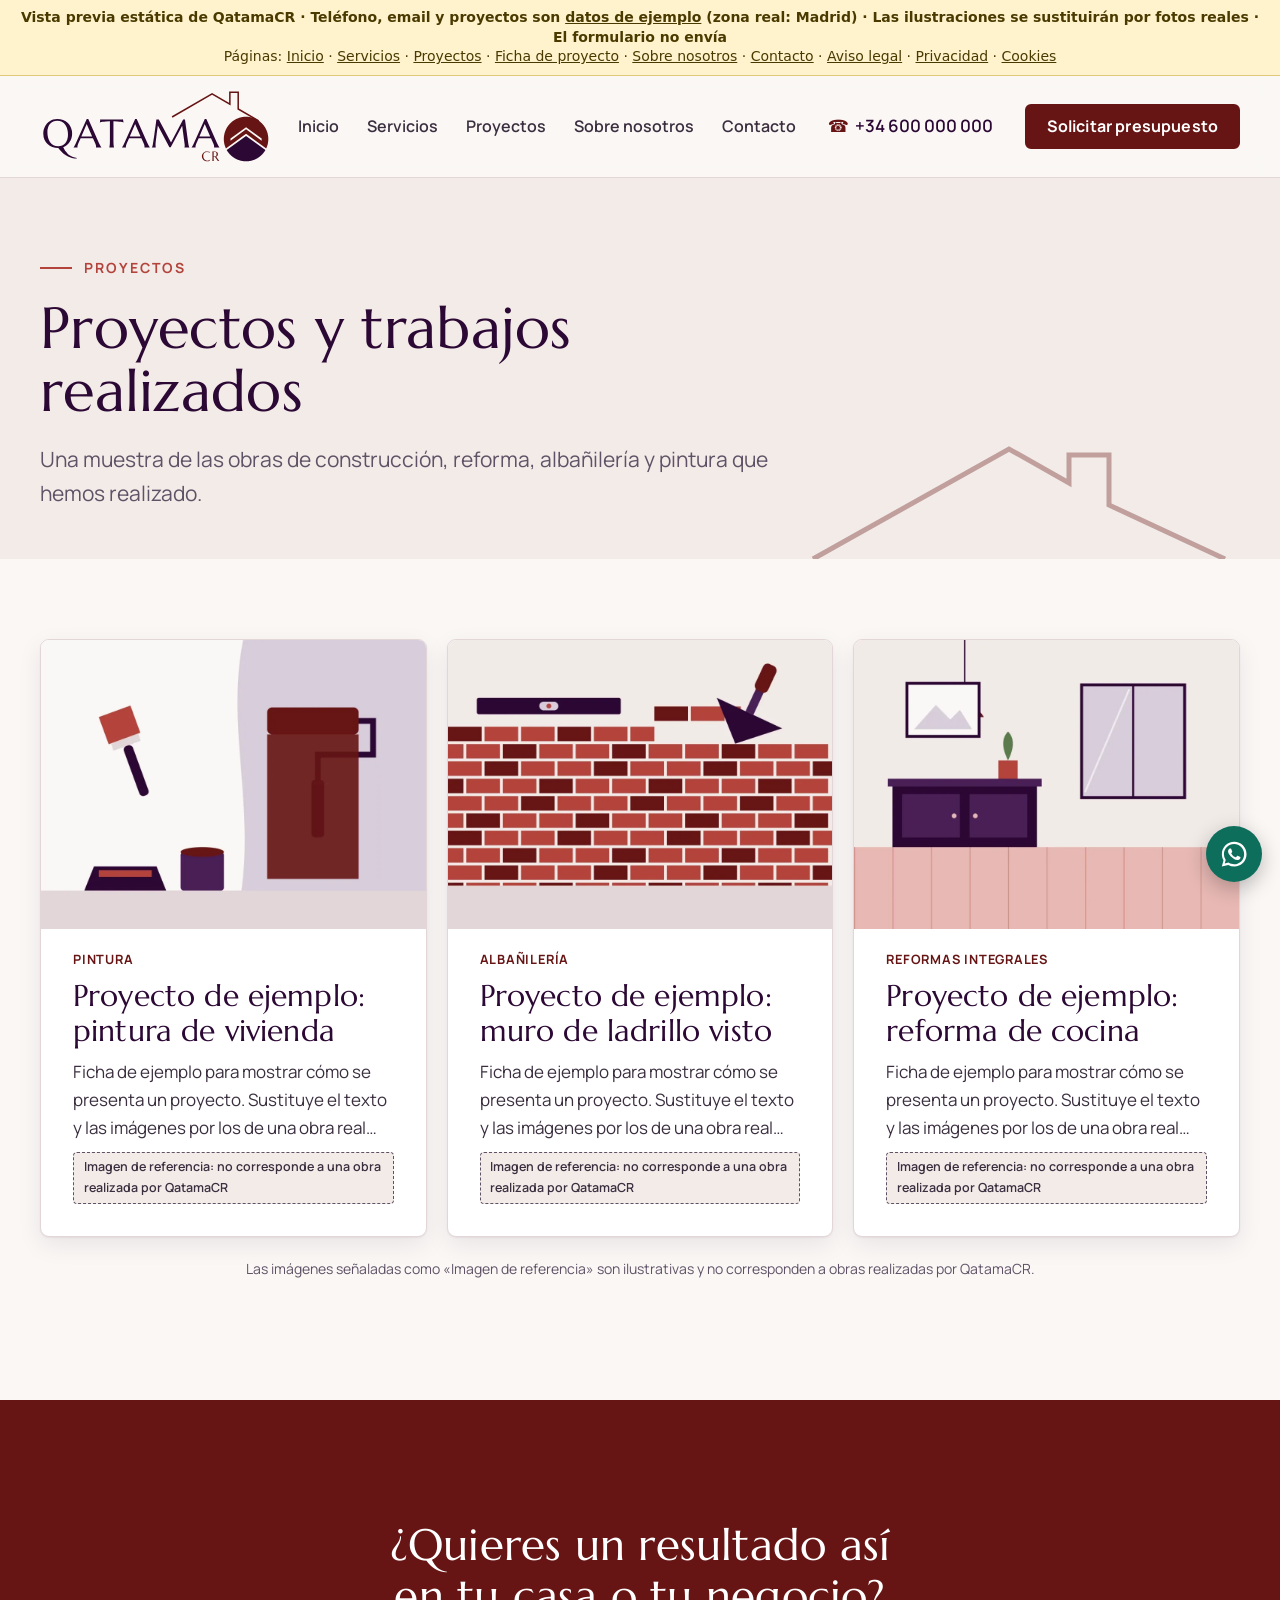
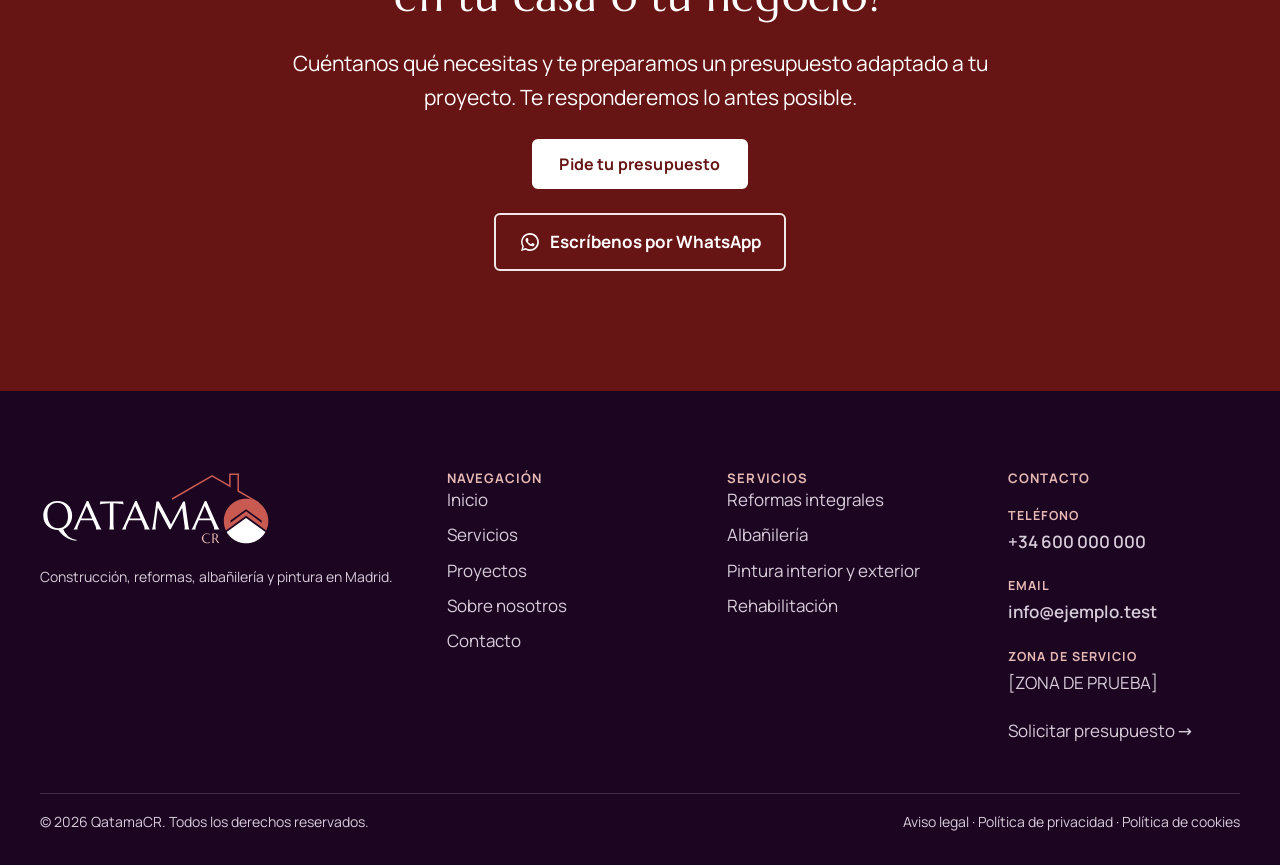
<file: proyectos.html>
<!DOCTYPE html>
<html lang="en-US">
<head>
	<meta charset="UTF-8" />
	<meta name="viewport" content="width=device-width, initial-scale=1" />
<meta name='robots' content='max-image-preview:large' />
<link rel="preload" href="assets/tema/assets/fonts/marcellus-latin-400.woff2" as="font" type="font/woff2" crossorigin>
<link rel="preload" href="assets/tema/assets/fonts/manrope-latin-variable.woff2" as="font" type="font/woff2" crossorigin>
<title>Proyectos y obras realizadas | QatamaCR</title>
<link rel="icon" href="assets/tema/assets/images/logo/favicon.ico" sizes="any">
<link rel="icon" href="assets/tema/assets/images/logo/favicon.svg" type="image/svg+xml">
<link rel="apple-touch-icon" href="assets/tema/assets/images/logo/apple-touch-icon-180.png">
<meta name="theme-color" content="#2C0834">

<!-- SEO: QatamaCR Core -->
<meta name="description" content="Galería de trabajos de construcción, reformas, albañilería y pintura de QatamaCR en Madrid. Descubre cómo trabajamos y pide presupuesto.">
<meta property="og:locale" content="es_ES">
<meta property="og:type" content="website">
<meta property="og:site_name" content="QatamaCR">
<meta property="og:title" content="Proyectos y obras realizadas | QatamaCR">
<meta property="og:description" content="Galería de trabajos de construcción, reformas, albañilería y pintura de QatamaCR en Madrid. Descubre cómo trabajamos y pide presupuesto.">
<meta property="og:url" content="#proyectos/">
<meta property="og:image" content="#wp-content/plugins/qatamacr-core/assets/qatamacr-og-1200x630.png">
<meta name="twitter:card" content="summary_large_image">
<script type="application/ld+json">{"@context":"https://schema.org","@graph":[{"@type":"BreadcrumbList","itemListElement":[{"@type":"ListItem","position":1,"name":"Inicio","item":"#"},{"@type":"ListItem","position":2,"name":"Proyectos","item":"#proyectos/"}]}]}</script>
<script>
window._wpemojiSettings = {"baseUrl":"https:\/\/s.w.org\/images\/core\/emoji\/15.0.3\/72x72\/","ext":".png","svgUrl":"https:\/\/s.w.org\/images\/core\/emoji\/15.0.3\/svg\/","svgExt":".svg","source":{"concatemoji":"assets\/wp\/js\/wp-emoji-release.min.js"}};
/*! This file is auto-generated */
!function(i,n){var o,s,e;function c(e){try{var t={supportTests:e,timestamp:(new Date).valueOf()};sessionStorage.setItem(o,JSON.stringify(t))}catch(e){}}function p(e,t,n){e.clearRect(0,0,e.canvas.width,e.canvas.height),e.fillText(t,0,0);var t=new Uint32Array(e.getImageData(0,0,e.canvas.width,e.canvas.height).data),r=(e.clearRect(0,0,e.canvas.width,e.canvas.height),e.fillText(n,0,0),new Uint32Array(e.getImageData(0,0,e.canvas.width,e.canvas.height).data));return t.every(function(e,t){return e===r[t]})}function u(e,t,n){switch(t){case"flag":return n(e,"\ud83c\udff3\ufe0f\u200d\u26a7\ufe0f","\ud83c\udff3\ufe0f\u200b\u26a7\ufe0f")?!1:!n(e,"\ud83c\uddfa\ud83c\uddf3","\ud83c\uddfa\u200b\ud83c\uddf3")&&!n(e,"\ud83c\udff4\udb40\udc67\udb40\udc62\udb40\udc65\udb40\udc6e\udb40\udc67\udb40\udc7f","\ud83c\udff4\u200b\udb40\udc67\u200b\udb40\udc62\u200b\udb40\udc65\u200b\udb40\udc6e\u200b\udb40\udc67\u200b\udb40\udc7f");case"emoji":return!n(e,"\ud83d\udc26\u200d\u2b1b","\ud83d\udc26\u200b\u2b1b")}return!1}function f(e,t,n){var r="undefined"!=typeof WorkerGlobalScope&&self instanceof WorkerGlobalScope?new OffscreenCanvas(300,150):i.createElement("canvas"),a=r.getContext("2d",{willReadFrequently:!0}),o=(a.textBaseline="top",a.font="600 32px Arial",{});return e.forEach(function(e){o[e]=t(a,e,n)}),o}function t(e){var t=i.createElement("script");t.src=e,t.defer=!0,i.head.appendChild(t)}"undefined"!=typeof Promise&&(o="wpEmojiSettingsSupports",s=["flag","emoji"],n.supports={everything:!0,everythingExceptFlag:!0},e=new Promise(function(e){i.addEventListener("DOMContentLoaded",e,{once:!0})}),new Promise(function(t){var n=function(){try{var e=JSON.parse(sessionStorage.getItem(o));if("object"==typeof e&&"number"==typeof e.timestamp&&(new Date).valueOf()<e.timestamp+604800&&"object"==typeof e.supportTests)return e.supportTests}catch(e){}return null}();if(!n){if("undefined"!=typeof Worker&&"undefined"!=typeof OffscreenCanvas&&"undefined"!=typeof URL&&URL.createObjectURL&&"undefined"!=typeof Blob)try{var e="postMessage("+f.toString()+"("+[JSON.stringify(s),u.toString(),p.toString()].join(",")+"));",r=new Blob([e],{type:"text/javascript"}),a=new Worker(URL.createObjectURL(r),{name:"wpTestEmojiSupports"});return void(a.onmessage=function(e){c(n=e.data),a.terminate(),t(n)})}catch(e){}c(n=f(s,u,p))}t(n)}).then(function(e){for(var t in e)n.supports[t]=e[t],n.supports.everything=n.supports.everything&&n.supports[t],"flag"!==t&&(n.supports.everythingExceptFlag=n.supports.everythingExceptFlag&&n.supports[t]);n.supports.everythingExceptFlag=n.supports.everythingExceptFlag&&!n.supports.flag,n.DOMReady=!1,n.readyCallback=function(){n.DOMReady=!0}}).then(function(){return e}).then(function(){var e;n.supports.everything||(n.readyCallback(),(e=n.source||{}).concatemoji?t(e.concatemoji):e.wpemoji&&e.twemoji&&(t(e.twemoji),t(e.wpemoji)))}))}((window,document),window._wpemojiSettings);
</script>
<style id='wp-block-site-logo-inline-css'>
.wp-block-site-logo{box-sizing:border-box;line-height:0}.wp-block-site-logo a{display:inline-block;line-height:0}.wp-block-site-logo.is-default-size img{height:auto;width:120px}.wp-block-site-logo img{height:auto;max-width:100%}.wp-block-site-logo a,.wp-block-site-logo img{border-radius:inherit}.wp-block-site-logo.aligncenter{margin-left:auto;margin-right:auto;text-align:center}:root :where(.wp-block-site-logo.is-style-rounded){border-radius:9999px}
</style>
<style id='wp-block-navigation-link-inline-css'>
.wp-block-navigation .wp-block-navigation-item__label{overflow-wrap:break-word}.wp-block-navigation .wp-block-navigation-item__description{display:none}.link-ui-tools{border-top:1px solid #f0f0f0;padding:8px}.link-ui-block-inserter{padding-top:8px}.link-ui-block-inserter__back{margin-left:8px;text-transform:uppercase}
</style>
<link rel='stylesheet' id='wp-block-navigation-css' href='assets/wp/blocks/navigation/style.min.css' media='all' />
<style id='wp-block-button-inline-css'>
.wp-block-button__link{box-sizing:border-box;cursor:pointer;display:inline-block;text-align:center;word-break:break-word}.wp-block-button__link.aligncenter{text-align:center}.wp-block-button__link.alignright{text-align:right}:where(.wp-block-button__link){border-radius:9999px;box-shadow:none;padding:calc(.667em + 2px) calc(1.333em + 2px);text-decoration:none}.wp-block-button[style*=text-decoration] .wp-block-button__link{text-decoration:inherit}.wp-block-buttons>.wp-block-button.has-custom-width{max-width:none}.wp-block-buttons>.wp-block-button.has-custom-width .wp-block-button__link{width:100%}.wp-block-buttons>.wp-block-button.has-custom-font-size .wp-block-button__link{font-size:inherit}.wp-block-buttons>.wp-block-button.wp-block-button__width-25{width:calc(25% - var(--wp--style--block-gap, .5em)*.75)}.wp-block-buttons>.wp-block-button.wp-block-button__width-50{width:calc(50% - var(--wp--style--block-gap, .5em)*.5)}.wp-block-buttons>.wp-block-button.wp-block-button__width-75{width:calc(75% - var(--wp--style--block-gap, .5em)*.25)}.wp-block-buttons>.wp-block-button.wp-block-button__width-100{flex-basis:100%;width:100%}.wp-block-buttons.is-vertical>.wp-block-button.wp-block-button__width-25{width:25%}.wp-block-buttons.is-vertical>.wp-block-button.wp-block-button__width-50{width:50%}.wp-block-buttons.is-vertical>.wp-block-button.wp-block-button__width-75{width:75%}.wp-block-button.is-style-squared,.wp-block-button__link.wp-block-button.is-style-squared{border-radius:0}.wp-block-button.no-border-radius,.wp-block-button__link.no-border-radius{border-radius:0!important}:root :where(.wp-block-button .wp-block-button__link.is-style-outline),:root :where(.wp-block-button.is-style-outline>.wp-block-button__link){border:2px solid;padding:.667em 1.333em}:root :where(.wp-block-button .wp-block-button__link.is-style-outline:not(.has-text-color)),:root :where(.wp-block-button.is-style-outline>.wp-block-button__link:not(.has-text-color)){color:currentColor}:root :where(.wp-block-button .wp-block-button__link.is-style-outline:not(.has-background)),:root :where(.wp-block-button.is-style-outline>.wp-block-button__link:not(.has-background)){background-color:initial;background-image:none}
</style>
<style id='wp-block-buttons-inline-css'>
.wp-block-buttons.is-vertical{flex-direction:column}.wp-block-buttons.is-vertical>.wp-block-button:last-child{margin-bottom:0}.wp-block-buttons>.wp-block-button{display:inline-block;margin:0}.wp-block-buttons.is-content-justification-left{justify-content:flex-start}.wp-block-buttons.is-content-justification-left.is-vertical{align-items:flex-start}.wp-block-buttons.is-content-justification-center{justify-content:center}.wp-block-buttons.is-content-justification-center.is-vertical{align-items:center}.wp-block-buttons.is-content-justification-right{justify-content:flex-end}.wp-block-buttons.is-content-justification-right.is-vertical{align-items:flex-end}.wp-block-buttons.is-content-justification-space-between{justify-content:space-between}.wp-block-buttons.aligncenter{text-align:center}.wp-block-buttons:not(.is-content-justification-space-between,.is-content-justification-right,.is-content-justification-left,.is-content-justification-center) .wp-block-button.aligncenter{margin-left:auto;margin-right:auto;width:100%}.wp-block-buttons[style*=text-decoration] .wp-block-button,.wp-block-buttons[style*=text-decoration] .wp-block-button__link{text-decoration:inherit}.wp-block-buttons.has-custom-font-size .wp-block-button__link{font-size:inherit}.wp-block-button.aligncenter{text-align:center}
</style>
<style id='wp-block-group-inline-css'>
.wp-block-group{box-sizing:border-box}:where(.wp-block-group.wp-block-group-is-layout-constrained){position:relative}
</style>
<style id='wp-block-group-theme-inline-css'>
:where(.wp-block-group.has-background){padding:1.25em 2.375em}
</style>
<style id='wp-block-template-part-theme-inline-css'>
:root :where(.wp-block-template-part.has-background){margin-bottom:0;margin-top:0;padding:1.25em 2.375em}
</style>
<style id='wp-block-paragraph-inline-css'>
.is-small-text{font-size:.875em}.is-regular-text{font-size:1em}.is-large-text{font-size:2.25em}.is-larger-text{font-size:3em}.has-drop-cap:not(:focus):first-letter{float:left;font-size:8.4em;font-style:normal;font-weight:100;line-height:.68;margin:.05em .1em 0 0;text-transform:uppercase}body.rtl .has-drop-cap:not(:focus):first-letter{float:none;margin-left:.1em}p.has-drop-cap.has-background{overflow:hidden}:root :where(p.has-background){padding:1.25em 2.375em}:where(p.has-text-color:not(.has-link-color)) a{color:inherit}p.has-text-align-left[style*="writing-mode:vertical-lr"],p.has-text-align-right[style*="writing-mode:vertical-rl"]{rotate:180deg}
</style>
<style id='wp-block-heading-inline-css'>
h1.has-background,h2.has-background,h3.has-background,h4.has-background,h5.has-background,h6.has-background{padding:1.25em 2.375em}h1.has-text-align-left[style*=writing-mode]:where([style*=vertical-lr]),h1.has-text-align-right[style*=writing-mode]:where([style*=vertical-rl]),h2.has-text-align-left[style*=writing-mode]:where([style*=vertical-lr]),h2.has-text-align-right[style*=writing-mode]:where([style*=vertical-rl]),h3.has-text-align-left[style*=writing-mode]:where([style*=vertical-lr]),h3.has-text-align-right[style*=writing-mode]:where([style*=vertical-rl]),h4.has-text-align-left[style*=writing-mode]:where([style*=vertical-lr]),h4.has-text-align-right[style*=writing-mode]:where([style*=vertical-rl]),h5.has-text-align-left[style*=writing-mode]:where([style*=vertical-lr]),h5.has-text-align-right[style*=writing-mode]:where([style*=vertical-rl]),h6.has-text-align-left[style*=writing-mode]:where([style*=vertical-lr]),h6.has-text-align-right[style*=writing-mode]:where([style*=vertical-rl]){rotate:180deg}
</style>
<style id='wp-block-post-featured-image-inline-css'>
.wp-block-post-featured-image{margin-left:0;margin-right:0}.wp-block-post-featured-image a{display:block;height:100%}.wp-block-post-featured-image img{box-sizing:border-box;height:auto;max-width:100%;vertical-align:bottom;width:100%}.wp-block-post-featured-image.alignfull img,.wp-block-post-featured-image.alignwide img{width:100%}.wp-block-post-featured-image .wp-block-post-featured-image__overlay.has-background-dim{background-color:#000;inset:0;position:absolute}.wp-block-post-featured-image{position:relative}.wp-block-post-featured-image .wp-block-post-featured-image__overlay.has-background-gradient{background-color:initial}.wp-block-post-featured-image .wp-block-post-featured-image__overlay.has-background-dim-0{opacity:0}.wp-block-post-featured-image .wp-block-post-featured-image__overlay.has-background-dim-10{opacity:.1}.wp-block-post-featured-image .wp-block-post-featured-image__overlay.has-background-dim-20{opacity:.2}.wp-block-post-featured-image .wp-block-post-featured-image__overlay.has-background-dim-30{opacity:.3}.wp-block-post-featured-image .wp-block-post-featured-image__overlay.has-background-dim-40{opacity:.4}.wp-block-post-featured-image .wp-block-post-featured-image__overlay.has-background-dim-50{opacity:.5}.wp-block-post-featured-image .wp-block-post-featured-image__overlay.has-background-dim-60{opacity:.6}.wp-block-post-featured-image .wp-block-post-featured-image__overlay.has-background-dim-70{opacity:.7}.wp-block-post-featured-image .wp-block-post-featured-image__overlay.has-background-dim-80{opacity:.8}.wp-block-post-featured-image .wp-block-post-featured-image__overlay.has-background-dim-90{opacity:.9}.wp-block-post-featured-image .wp-block-post-featured-image__overlay.has-background-dim-100{opacity:1}.wp-block-post-featured-image:where(.alignleft,.alignright){width:100%}
</style>
<style id='wp-block-post-terms-inline-css'>
.wp-block-post-terms{box-sizing:border-box}.wp-block-post-terms .wp-block-post-terms__separator{white-space:pre-wrap}
</style>
<style id='wp-block-post-title-inline-css'>
.wp-block-post-title{box-sizing:border-box;word-break:break-word}.wp-block-post-title a{display:inline-block}
</style>
<style id='wp-block-post-excerpt-inline-css'>
:where(.wp-block-post-excerpt){margin-bottom:var(--wp--style--block-gap);margin-top:var(--wp--style--block-gap)}.wp-block-post-excerpt__excerpt{margin-bottom:0;margin-top:0}.wp-block-post-excerpt__more-text{margin-bottom:0;margin-top:var(--wp--style--block-gap)}.wp-block-post-excerpt__more-link{display:inline-block}
</style>
<style id='wp-block-post-template-inline-css'>
.wp-block-post-template{list-style:none;margin-bottom:0;margin-top:0;max-width:100%;padding:0}.wp-block-post-template.is-flex-container{display:flex;flex-direction:row;flex-wrap:wrap;gap:1.25em}.wp-block-post-template.is-flex-container>li{margin:0;width:100%}@media (min-width:600px){.wp-block-post-template.is-flex-container.is-flex-container.columns-2>li{width:calc(50% - .625em)}.wp-block-post-template.is-flex-container.is-flex-container.columns-3>li{width:calc(33.33333% - .83333em)}.wp-block-post-template.is-flex-container.is-flex-container.columns-4>li{width:calc(25% - .9375em)}.wp-block-post-template.is-flex-container.is-flex-container.columns-5>li{width:calc(20% - 1em)}.wp-block-post-template.is-flex-container.is-flex-container.columns-6>li{width:calc(16.66667% - 1.04167em)}}@media (max-width:600px){.wp-block-post-template-is-layout-grid.wp-block-post-template-is-layout-grid.wp-block-post-template-is-layout-grid.wp-block-post-template-is-layout-grid{grid-template-columns:1fr}}.wp-block-post-template-is-layout-constrained>li>.alignright,.wp-block-post-template-is-layout-flow>li>.alignright{float:right;margin-inline-end:0;margin-inline-start:2em}.wp-block-post-template-is-layout-constrained>li>.alignleft,.wp-block-post-template-is-layout-flow>li>.alignleft{float:left;margin-inline-end:2em;margin-inline-start:0}.wp-block-post-template-is-layout-constrained>li>.aligncenter,.wp-block-post-template-is-layout-flow>li>.aligncenter{margin-inline-end:auto;margin-inline-start:auto}
</style>
<style id='wp-block-query-pagination-inline-css'>
.wp-block-query-pagination>.wp-block-query-pagination-next,.wp-block-query-pagination>.wp-block-query-pagination-numbers,.wp-block-query-pagination>.wp-block-query-pagination-previous{margin-bottom:.5em;margin-right:.5em}.wp-block-query-pagination>.wp-block-query-pagination-next:last-child,.wp-block-query-pagination>.wp-block-query-pagination-numbers:last-child,.wp-block-query-pagination>.wp-block-query-pagination-previous:last-child{margin-right:0}.wp-block-query-pagination.is-content-justification-space-between>.wp-block-query-pagination-next:last-of-type{margin-inline-start:auto}.wp-block-query-pagination.is-content-justification-space-between>.wp-block-query-pagination-previous:first-child{margin-inline-end:auto}.wp-block-query-pagination .wp-block-query-pagination-previous-arrow{display:inline-block;margin-right:1ch}.wp-block-query-pagination .wp-block-query-pagination-previous-arrow:not(.is-arrow-chevron){transform:scaleX(1)}.wp-block-query-pagination .wp-block-query-pagination-next-arrow{display:inline-block;margin-left:1ch}.wp-block-query-pagination .wp-block-query-pagination-next-arrow:not(.is-arrow-chevron){transform:scaleX(1)}.wp-block-query-pagination.aligncenter{justify-content:center}
</style>
<style id='wp-block-list-inline-css'>
ol,ul{box-sizing:border-box}:root :where(ul.has-background,ol.has-background){padding:1.25em 2.375em}
</style>
<style id='wp-block-columns-inline-css'>
.wp-block-columns{align-items:normal!important;box-sizing:border-box;display:flex;flex-wrap:wrap!important}@media (min-width:782px){.wp-block-columns{flex-wrap:nowrap!important}}.wp-block-columns.are-vertically-aligned-top{align-items:flex-start}.wp-block-columns.are-vertically-aligned-center{align-items:center}.wp-block-columns.are-vertically-aligned-bottom{align-items:flex-end}@media (max-width:781px){.wp-block-columns:not(.is-not-stacked-on-mobile)>.wp-block-column{flex-basis:100%!important}}@media (min-width:782px){.wp-block-columns:not(.is-not-stacked-on-mobile)>.wp-block-column{flex-basis:0;flex-grow:1}.wp-block-columns:not(.is-not-stacked-on-mobile)>.wp-block-column[style*=flex-basis]{flex-grow:0}}.wp-block-columns.is-not-stacked-on-mobile{flex-wrap:nowrap!important}.wp-block-columns.is-not-stacked-on-mobile>.wp-block-column{flex-basis:0;flex-grow:1}.wp-block-columns.is-not-stacked-on-mobile>.wp-block-column[style*=flex-basis]{flex-grow:0}:where(.wp-block-columns){margin-bottom:1.75em}:where(.wp-block-columns.has-background){padding:1.25em 2.375em}.wp-block-column{flex-grow:1;min-width:0;overflow-wrap:break-word;word-break:break-word}.wp-block-column.is-vertically-aligned-top{align-self:flex-start}.wp-block-column.is-vertically-aligned-center{align-self:center}.wp-block-column.is-vertically-aligned-bottom{align-self:flex-end}.wp-block-column.is-vertically-aligned-stretch{align-self:stretch}.wp-block-column.is-vertically-aligned-bottom,.wp-block-column.is-vertically-aligned-center,.wp-block-column.is-vertically-aligned-top{width:100%}
</style>
<style id='wp-emoji-styles-inline-css'>

	img.wp-smiley, img.emoji {
		display: inline !important;
		border: none !important;
		box-shadow: none !important;
		height: 1em !important;
		width: 1em !important;
		margin: 0 0.07em !important;
		vertical-align: -0.1em !important;
		background: none !important;
		padding: 0 !important;
	}
</style>
<style id='wp-block-library-inline-css'>
:root{--wp-admin-theme-color:#007cba;--wp-admin-theme-color--rgb:0,124,186;--wp-admin-theme-color-darker-10:#006ba1;--wp-admin-theme-color-darker-10--rgb:0,107,161;--wp-admin-theme-color-darker-20:#005a87;--wp-admin-theme-color-darker-20--rgb:0,90,135;--wp-admin-border-width-focus:2px;--wp-block-synced-color:#7a00df;--wp-block-synced-color--rgb:122,0,223;--wp-bound-block-color:var(--wp-block-synced-color)}@media (min-resolution:192dpi){:root{--wp-admin-border-width-focus:1.5px}}.wp-element-button{cursor:pointer}:root{--wp--preset--font-size--normal:16px;--wp--preset--font-size--huge:42px}:root .has-very-light-gray-background-color{background-color:#eee}:root .has-very-dark-gray-background-color{background-color:#313131}:root .has-very-light-gray-color{color:#eee}:root .has-very-dark-gray-color{color:#313131}:root .has-vivid-green-cyan-to-vivid-cyan-blue-gradient-background{background:linear-gradient(135deg,#00d084,#0693e3)}:root .has-purple-crush-gradient-background{background:linear-gradient(135deg,#34e2e4,#4721fb 50%,#ab1dfe)}:root .has-hazy-dawn-gradient-background{background:linear-gradient(135deg,#faaca8,#dad0ec)}:root .has-subdued-olive-gradient-background{background:linear-gradient(135deg,#fafae1,#67a671)}:root .has-atomic-cream-gradient-background{background:linear-gradient(135deg,#fdd79a,#004a59)}:root .has-nightshade-gradient-background{background:linear-gradient(135deg,#330968,#31cdcf)}:root .has-midnight-gradient-background{background:linear-gradient(135deg,#020381,#2874fc)}.has-regular-font-size{font-size:1em}.has-larger-font-size{font-size:2.625em}.has-normal-font-size{font-size:var(--wp--preset--font-size--normal)}.has-huge-font-size{font-size:var(--wp--preset--font-size--huge)}.has-text-align-center{text-align:center}.has-text-align-left{text-align:left}.has-text-align-right{text-align:right}#end-resizable-editor-section{display:none}.aligncenter{clear:both}.items-justified-left{justify-content:flex-start}.items-justified-center{justify-content:center}.items-justified-right{justify-content:flex-end}.items-justified-space-between{justify-content:space-between}.screen-reader-text{border:0;clip:rect(1px,1px,1px,1px);clip-path:inset(50%);height:1px;margin:-1px;overflow:hidden;padding:0;position:absolute;width:1px;word-wrap:normal!important}.screen-reader-text:focus{background-color:#ddd;clip:auto!important;clip-path:none;color:#444;display:block;font-size:1em;height:auto;left:5px;line-height:normal;padding:15px 23px 14px;text-decoration:none;top:5px;width:auto;z-index:100000}html :where(.has-border-color){border-style:solid}html :where([style*=border-top-color]){border-top-style:solid}html :where([style*=border-right-color]){border-right-style:solid}html :where([style*=border-bottom-color]){border-bottom-style:solid}html :where([style*=border-left-color]){border-left-style:solid}html :where([style*=border-width]){border-style:solid}html :where([style*=border-top-width]){border-top-style:solid}html :where([style*=border-right-width]){border-right-style:solid}html :where([style*=border-bottom-width]){border-bottom-style:solid}html :where([style*=border-left-width]){border-left-style:solid}html :where(img[class*=wp-image-]){height:auto;max-width:100%}:where(figure){margin:0 0 1em}html :where(.is-position-sticky){--wp-admin--admin-bar--position-offset:var(--wp-admin--admin-bar--height,0px)}@media screen and (max-width:600px){html :where(.is-position-sticky){--wp-admin--admin-bar--position-offset:0px}}
</style>
<link rel='stylesheet' id='qatamacr-core-css' href='assets/plugin/assets/qatamacr-core.css' media='all' />
<style id='global-styles-inline-css'>
:root{--wp--preset--aspect-ratio--square: 1;--wp--preset--aspect-ratio--4-3: 4/3;--wp--preset--aspect-ratio--3-4: 3/4;--wp--preset--aspect-ratio--3-2: 3/2;--wp--preset--aspect-ratio--2-3: 2/3;--wp--preset--aspect-ratio--16-9: 16/9;--wp--preset--aspect-ratio--9-16: 9/16;--wp--preset--color--black: #000000;--wp--preset--color--cyan-bluish-gray: #abb8c3;--wp--preset--color--white: #ffffff;--wp--preset--color--pale-pink: #f78da7;--wp--preset--color--vivid-red: #cf2e2e;--wp--preset--color--luminous-vivid-orange: #ff6900;--wp--preset--color--luminous-vivid-amber: #fcb900;--wp--preset--color--light-green-cyan: #7bdcb5;--wp--preset--color--vivid-green-cyan: #00d084;--wp--preset--color--pale-cyan-blue: #8ed1fc;--wp--preset--color--vivid-cyan-blue: #0693e3;--wp--preset--color--vivid-purple: #9b51e0;--wp--preset--color--berenjena: #2C0834;--wp--preset--color--berenjena-oscuro: #1C0521;--wp--preset--color--berenjena-medio: #4A1F55;--wp--preset--color--burdeos: #661514;--wp--preset--color--burdeos-oscuro: #4A0F0E;--wp--preset--color--teja: #B4433B;--wp--preset--color--rosa-teja: #E7B9B4;--wp--preset--color--lila-claro: #D8CCDA;--wp--preset--color--texto: #3A2E3F;--wp--preset--color--texto-suave: #5F5266;--wp--preset--color--borde: #E2D6D8;--wp--preset--color--superficie: #F2EBE8;--wp--preset--color--fondo: #FAF7F5;--wp--preset--color--blanco: #FFFFFF;--wp--preset--gradient--vivid-cyan-blue-to-vivid-purple: linear-gradient(135deg,rgba(6,147,227,1) 0%,rgb(155,81,224) 100%);--wp--preset--gradient--light-green-cyan-to-vivid-green-cyan: linear-gradient(135deg,rgb(122,220,180) 0%,rgb(0,208,130) 100%);--wp--preset--gradient--luminous-vivid-amber-to-luminous-vivid-orange: linear-gradient(135deg,rgba(252,185,0,1) 0%,rgba(255,105,0,1) 100%);--wp--preset--gradient--luminous-vivid-orange-to-vivid-red: linear-gradient(135deg,rgba(255,105,0,1) 0%,rgb(207,46,46) 100%);--wp--preset--gradient--very-light-gray-to-cyan-bluish-gray: linear-gradient(135deg,rgb(238,238,238) 0%,rgb(169,184,195) 100%);--wp--preset--gradient--cool-to-warm-spectrum: linear-gradient(135deg,rgb(74,234,220) 0%,rgb(151,120,209) 20%,rgb(207,42,186) 40%,rgb(238,44,130) 60%,rgb(251,105,98) 80%,rgb(254,248,76) 100%);--wp--preset--gradient--blush-light-purple: linear-gradient(135deg,rgb(255,206,236) 0%,rgb(152,150,240) 100%);--wp--preset--gradient--blush-bordeaux: linear-gradient(135deg,rgb(254,205,165) 0%,rgb(254,45,45) 50%,rgb(107,0,62) 100%);--wp--preset--gradient--luminous-dusk: linear-gradient(135deg,rgb(255,203,112) 0%,rgb(199,81,192) 50%,rgb(65,88,208) 100%);--wp--preset--gradient--pale-ocean: linear-gradient(135deg,rgb(255,245,203) 0%,rgb(182,227,212) 50%,rgb(51,167,181) 100%);--wp--preset--gradient--electric-grass: linear-gradient(135deg,rgb(202,248,128) 0%,rgb(113,206,126) 100%);--wp--preset--gradient--midnight: linear-gradient(135deg,rgb(2,3,129) 0%,rgb(40,116,252) 100%);--wp--preset--font-size--small: 13px;--wp--preset--font-size--medium: clamp(14px, 0.875rem + ((1vw - 3.2px) * 0.652), 20px);--wp--preset--font-size--large: clamp(22.041px, 1.378rem + ((1vw - 3.2px) * 1.517), 36px);--wp--preset--font-size--x-large: clamp(25.014px, 1.563rem + ((1vw - 3.2px) * 1.846), 42px);--wp--preset--font-size--pequeno: 0.875rem;--wp--preset--font-size--base: 1.0625rem;--wp--preset--font-size--destacado: clamp(1.125rem, 1.125rem + ((1vw - 0.2rem) * 0.327), 1.3125rem);--wp--preset--font-size--grande: clamp(1.4rem, 1.4rem + ((1vw - 0.2rem) * 0.826), 1.875rem);--wp--preset--font-size--muy-grande: clamp(1.875rem, 1.875rem + ((1vw - 0.2rem) * 1.522), 2.75rem);--wp--preset--font-size--enorme: clamp(2.25rem, 2.25rem + ((1vw - 0.2rem) * 2.348), 3.6rem);--wp--preset--font-family--titulares: Marcellus, 'Times New Roman', Georgia, serif;--wp--preset--font-family--texto: Manrope, system-ui, -apple-system, 'Segoe UI', Roboto, Arial, sans-serif;--wp--preset--spacing--20: 0.75rem;--wp--preset--spacing--30: 1rem;--wp--preset--spacing--40: clamp(1.5rem, 3vw, 2rem);--wp--preset--spacing--50: clamp(2rem, 5vw, 3rem);--wp--preset--spacing--60: clamp(3rem, 7vw, 5rem);--wp--preset--spacing--70: clamp(4rem, 10vw, 7.5rem);--wp--preset--spacing--80: 5.06rem;--wp--preset--spacing--10: 0.5rem;--wp--preset--shadow--natural: 6px 6px 9px rgba(0, 0, 0, 0.2);--wp--preset--shadow--deep: 12px 12px 50px rgba(0, 0, 0, 0.4);--wp--preset--shadow--sharp: 6px 6px 0px rgba(0, 0, 0, 0.2);--wp--preset--shadow--outlined: 6px 6px 0px -3px rgba(255, 255, 255, 1), 6px 6px rgba(0, 0, 0, 1);--wp--preset--shadow--crisp: 6px 6px 0px rgba(0, 0, 0, 1);--wp--preset--shadow--suave: 0 1px 2px rgba(44, 8, 52, 0.06), 0 8px 24px rgba(44, 8, 52, 0.08);--wp--preset--shadow--elevada: 0 2px 4px rgba(44, 8, 52, 0.08), 0 18px 40px rgba(44, 8, 52, 0.14);--wp--custom--radio: 6px;--wp--custom--transicion: 180ms ease;}:root { --wp--style--global--content-size: 760px;--wp--style--global--wide-size: 1240px; }:where(body) { margin: 0; }.wp-site-blocks { padding-top: var(--wp--style--root--padding-top); padding-bottom: var(--wp--style--root--padding-bottom); }.has-global-padding { padding-right: var(--wp--style--root--padding-right); padding-left: var(--wp--style--root--padding-left); }.has-global-padding > .alignfull { margin-right: calc(var(--wp--style--root--padding-right) * -1); margin-left: calc(var(--wp--style--root--padding-left) * -1); }.has-global-padding :where(:not(.alignfull.is-layout-flow) > .has-global-padding:not(.wp-block-block, .alignfull)) { padding-right: 0; padding-left: 0; }.has-global-padding :where(:not(.alignfull.is-layout-flow) > .has-global-padding:not(.wp-block-block, .alignfull)) > .alignfull { margin-left: 0; margin-right: 0; }.wp-site-blocks > .alignleft { float: left; margin-right: 2em; }.wp-site-blocks > .alignright { float: right; margin-left: 2em; }.wp-site-blocks > .aligncenter { justify-content: center; margin-left: auto; margin-right: auto; }:where(.wp-site-blocks) > * { margin-block-start: 1.25rem; margin-block-end: 0; }:where(.wp-site-blocks) > :first-child { margin-block-start: 0; }:where(.wp-site-blocks) > :last-child { margin-block-end: 0; }:root { --wp--style--block-gap: 1.25rem; }.is-layout-flow  > :first-child{margin-block-start: 0;}.is-layout-flow  > :last-child{margin-block-end: 0;}.is-layout-flow  > *{margin-block-start: 1.25rem;margin-block-end: 0;}.is-layout-constrained  > :first-child{margin-block-start: 0;}.is-layout-constrained  > :last-child{margin-block-end: 0;}.is-layout-constrained  > *{margin-block-start: 1.25rem;margin-block-end: 0;}.is-layout-flex {gap: 1.25rem;}.is-layout-grid {gap: 1.25rem;}.is-layout-flow > .alignleft{float: left;margin-inline-start: 0;margin-inline-end: 2em;}.is-layout-flow > .alignright{float: right;margin-inline-start: 2em;margin-inline-end: 0;}.is-layout-flow > .aligncenter{margin-left: auto !important;margin-right: auto !important;}.is-layout-constrained > .alignleft{float: left;margin-inline-start: 0;margin-inline-end: 2em;}.is-layout-constrained > .alignright{float: right;margin-inline-start: 2em;margin-inline-end: 0;}.is-layout-constrained > .aligncenter{margin-left: auto !important;margin-right: auto !important;}.is-layout-constrained > :where(:not(.alignleft):not(.alignright):not(.alignfull)){max-width: var(--wp--style--global--content-size);margin-left: auto !important;margin-right: auto !important;}.is-layout-constrained > .alignwide{max-width: var(--wp--style--global--wide-size);}body .is-layout-flex{display: flex;}.is-layout-flex{flex-wrap: wrap;align-items: center;}.is-layout-flex > :is(*, div){margin: 0;}body .is-layout-grid{display: grid;}.is-layout-grid > :is(*, div){margin: 0;}:root :where(body){background-color: var(--wp--preset--color--fondo);color: var(--wp--preset--color--texto);font-family: var(--wp--preset--font-family--texto);font-size: var(--wp--preset--font-size--base);font-weight: 400;line-height: 1.65;--wp--style--root--padding-top: 0;--wp--style--root--padding-right: clamp(1.25rem, 4vw, 2.5rem);--wp--style--root--padding-bottom: 0;--wp--style--root--padding-left: clamp(1.25rem, 4vw, 2.5rem);}:root :where(a:where(:not(.wp-element-button))){color: var(--wp--preset--color--burdeos);text-decoration: underline;}:root :where(a:where(:not(.wp-element-button)):hover){color: var(--wp--preset--color--berenjena);}:root :where(a:where(:not(.wp-element-button)):focus){color: var(--wp--preset--color--berenjena);}:root :where(h1, h2, h3, h4, h5, h6){color: var(--wp--preset--color--berenjena);font-family: var(--wp--preset--font-family--titulares);font-weight: 400;letter-spacing: 0.005em;line-height: 1.15;}:root :where(h1){font-size: var(--wp--preset--font-size--enorme);line-height: 1.08;}:root :where(h2){font-size: var(--wp--preset--font-size--muy-grande);}:root :where(h3){font-size: var(--wp--preset--font-size--grande);line-height: 1.2;}:root :where(h4){font-family: var(--wp--preset--font-family--texto);font-size: var(--wp--preset--font-size--destacado);font-weight: 700;line-height: 1.3;}:root :where(h5){font-family: var(--wp--preset--font-family--texto);font-size: var(--wp--preset--font-size--base);font-weight: 700;}:root :where(h6){font-family: var(--wp--preset--font-family--texto);font-size: var(--wp--preset--font-size--pequeno);font-weight: 700;letter-spacing: 0.08em;text-transform: uppercase;}:root :where(.wp-element-button, .wp-block-button__link){background-color: var(--wp--preset--color--burdeos);border-radius: var(--wp--custom--radio);border-color: var(--wp--preset--color--burdeos);border-width: 2px;border-style: solid;color: var(--wp--preset--color--blanco);font-family: var(--wp--preset--font-family--texto);font-size: clamp(0.875rem, 0.875rem + ((1vw - 0.2rem) * 0.217), 1rem);font-weight: 700;letter-spacing: 0.01em;line-height: 1.2;padding-top: 0.85rem;padding-right: 1.6rem;padding-bottom: 0.85rem;padding-left: 1.6rem;text-decoration: none;}:root :where(.wp-element-button:hover, .wp-block-button__link:hover){background-color: var(--wp--preset--color--burdeos-oscuro);border-color: var(--wp--preset--color--burdeos-oscuro);color: var(--wp--preset--color--blanco);}:root :where(.wp-element-button:focus, .wp-block-button__link:focus){background-color: var(--wp--preset--color--burdeos-oscuro);color: var(--wp--preset--color--blanco);}:root :where(.wp-element-caption, .wp-block-audio figcaption, .wp-block-embed figcaption, .wp-block-gallery figcaption, .wp-block-image figcaption, .wp-block-table figcaption, .wp-block-video figcaption){color: var(--wp--preset--color--texto-suave);font-size: var(--wp--preset--font-size--pequeno);}.has-black-color{color: var(--wp--preset--color--black) !important;}.has-cyan-bluish-gray-color{color: var(--wp--preset--color--cyan-bluish-gray) !important;}.has-white-color{color: var(--wp--preset--color--white) !important;}.has-pale-pink-color{color: var(--wp--preset--color--pale-pink) !important;}.has-vivid-red-color{color: var(--wp--preset--color--vivid-red) !important;}.has-luminous-vivid-orange-color{color: var(--wp--preset--color--luminous-vivid-orange) !important;}.has-luminous-vivid-amber-color{color: var(--wp--preset--color--luminous-vivid-amber) !important;}.has-light-green-cyan-color{color: var(--wp--preset--color--light-green-cyan) !important;}.has-vivid-green-cyan-color{color: var(--wp--preset--color--vivid-green-cyan) !important;}.has-pale-cyan-blue-color{color: var(--wp--preset--color--pale-cyan-blue) !important;}.has-vivid-cyan-blue-color{color: var(--wp--preset--color--vivid-cyan-blue) !important;}.has-vivid-purple-color{color: var(--wp--preset--color--vivid-purple) !important;}.has-berenjena-color{color: var(--wp--preset--color--berenjena) !important;}.has-berenjena-oscuro-color{color: var(--wp--preset--color--berenjena-oscuro) !important;}.has-berenjena-medio-color{color: var(--wp--preset--color--berenjena-medio) !important;}.has-burdeos-color{color: var(--wp--preset--color--burdeos) !important;}.has-burdeos-oscuro-color{color: var(--wp--preset--color--burdeos-oscuro) !important;}.has-teja-color{color: var(--wp--preset--color--teja) !important;}.has-rosa-teja-color{color: var(--wp--preset--color--rosa-teja) !important;}.has-lila-claro-color{color: var(--wp--preset--color--lila-claro) !important;}.has-texto-color{color: var(--wp--preset--color--texto) !important;}.has-texto-suave-color{color: var(--wp--preset--color--texto-suave) !important;}.has-borde-color{color: var(--wp--preset--color--borde) !important;}.has-superficie-color{color: var(--wp--preset--color--superficie) !important;}.has-fondo-color{color: var(--wp--preset--color--fondo) !important;}.has-blanco-color{color: var(--wp--preset--color--blanco) !important;}.has-black-background-color{background-color: var(--wp--preset--color--black) !important;}.has-cyan-bluish-gray-background-color{background-color: var(--wp--preset--color--cyan-bluish-gray) !important;}.has-white-background-color{background-color: var(--wp--preset--color--white) !important;}.has-pale-pink-background-color{background-color: var(--wp--preset--color--pale-pink) !important;}.has-vivid-red-background-color{background-color: var(--wp--preset--color--vivid-red) !important;}.has-luminous-vivid-orange-background-color{background-color: var(--wp--preset--color--luminous-vivid-orange) !important;}.has-luminous-vivid-amber-background-color{background-color: var(--wp--preset--color--luminous-vivid-amber) !important;}.has-light-green-cyan-background-color{background-color: var(--wp--preset--color--light-green-cyan) !important;}.has-vivid-green-cyan-background-color{background-color: var(--wp--preset--color--vivid-green-cyan) !important;}.has-pale-cyan-blue-background-color{background-color: var(--wp--preset--color--pale-cyan-blue) !important;}.has-vivid-cyan-blue-background-color{background-color: var(--wp--preset--color--vivid-cyan-blue) !important;}.has-vivid-purple-background-color{background-color: var(--wp--preset--color--vivid-purple) !important;}.has-berenjena-background-color{background-color: var(--wp--preset--color--berenjena) !important;}.has-berenjena-oscuro-background-color{background-color: var(--wp--preset--color--berenjena-oscuro) !important;}.has-berenjena-medio-background-color{background-color: var(--wp--preset--color--berenjena-medio) !important;}.has-burdeos-background-color{background-color: var(--wp--preset--color--burdeos) !important;}.has-burdeos-oscuro-background-color{background-color: var(--wp--preset--color--burdeos-oscuro) !important;}.has-teja-background-color{background-color: var(--wp--preset--color--teja) !important;}.has-rosa-teja-background-color{background-color: var(--wp--preset--color--rosa-teja) !important;}.has-lila-claro-background-color{background-color: var(--wp--preset--color--lila-claro) !important;}.has-texto-background-color{background-color: var(--wp--preset--color--texto) !important;}.has-texto-suave-background-color{background-color: var(--wp--preset--color--texto-suave) !important;}.has-borde-background-color{background-color: var(--wp--preset--color--borde) !important;}.has-superficie-background-color{background-color: var(--wp--preset--color--superficie) !important;}.has-fondo-background-color{background-color: var(--wp--preset--color--fondo) !important;}.has-blanco-background-color{background-color: var(--wp--preset--color--blanco) !important;}.has-black-border-color{border-color: var(--wp--preset--color--black) !important;}.has-cyan-bluish-gray-border-color{border-color: var(--wp--preset--color--cyan-bluish-gray) !important;}.has-white-border-color{border-color: var(--wp--preset--color--white) !important;}.has-pale-pink-border-color{border-color: var(--wp--preset--color--pale-pink) !important;}.has-vivid-red-border-color{border-color: var(--wp--preset--color--vivid-red) !important;}.has-luminous-vivid-orange-border-color{border-color: var(--wp--preset--color--luminous-vivid-orange) !important;}.has-luminous-vivid-amber-border-color{border-color: var(--wp--preset--color--luminous-vivid-amber) !important;}.has-light-green-cyan-border-color{border-color: var(--wp--preset--color--light-green-cyan) !important;}.has-vivid-green-cyan-border-color{border-color: var(--wp--preset--color--vivid-green-cyan) !important;}.has-pale-cyan-blue-border-color{border-color: var(--wp--preset--color--pale-cyan-blue) !important;}.has-vivid-cyan-blue-border-color{border-color: var(--wp--preset--color--vivid-cyan-blue) !important;}.has-vivid-purple-border-color{border-color: var(--wp--preset--color--vivid-purple) !important;}.has-berenjena-border-color{border-color: var(--wp--preset--color--berenjena) !important;}.has-berenjena-oscuro-border-color{border-color: var(--wp--preset--color--berenjena-oscuro) !important;}.has-berenjena-medio-border-color{border-color: var(--wp--preset--color--berenjena-medio) !important;}.has-burdeos-border-color{border-color: var(--wp--preset--color--burdeos) !important;}.has-burdeos-oscuro-border-color{border-color: var(--wp--preset--color--burdeos-oscuro) !important;}.has-teja-border-color{border-color: var(--wp--preset--color--teja) !important;}.has-rosa-teja-border-color{border-color: var(--wp--preset--color--rosa-teja) !important;}.has-lila-claro-border-color{border-color: var(--wp--preset--color--lila-claro) !important;}.has-texto-border-color{border-color: var(--wp--preset--color--texto) !important;}.has-texto-suave-border-color{border-color: var(--wp--preset--color--texto-suave) !important;}.has-borde-border-color{border-color: var(--wp--preset--color--borde) !important;}.has-superficie-border-color{border-color: var(--wp--preset--color--superficie) !important;}.has-fondo-border-color{border-color: var(--wp--preset--color--fondo) !important;}.has-blanco-border-color{border-color: var(--wp--preset--color--blanco) !important;}.has-vivid-cyan-blue-to-vivid-purple-gradient-background{background: var(--wp--preset--gradient--vivid-cyan-blue-to-vivid-purple) !important;}.has-light-green-cyan-to-vivid-green-cyan-gradient-background{background: var(--wp--preset--gradient--light-green-cyan-to-vivid-green-cyan) !important;}.has-luminous-vivid-amber-to-luminous-vivid-orange-gradient-background{background: var(--wp--preset--gradient--luminous-vivid-amber-to-luminous-vivid-orange) !important;}.has-luminous-vivid-orange-to-vivid-red-gradient-background{background: var(--wp--preset--gradient--luminous-vivid-orange-to-vivid-red) !important;}.has-very-light-gray-to-cyan-bluish-gray-gradient-background{background: var(--wp--preset--gradient--very-light-gray-to-cyan-bluish-gray) !important;}.has-cool-to-warm-spectrum-gradient-background{background: var(--wp--preset--gradient--cool-to-warm-spectrum) !important;}.has-blush-light-purple-gradient-background{background: var(--wp--preset--gradient--blush-light-purple) !important;}.has-blush-bordeaux-gradient-background{background: var(--wp--preset--gradient--blush-bordeaux) !important;}.has-luminous-dusk-gradient-background{background: var(--wp--preset--gradient--luminous-dusk) !important;}.has-pale-ocean-gradient-background{background: var(--wp--preset--gradient--pale-ocean) !important;}.has-electric-grass-gradient-background{background: var(--wp--preset--gradient--electric-grass) !important;}.has-midnight-gradient-background{background: var(--wp--preset--gradient--midnight) !important;}.has-small-font-size{font-size: var(--wp--preset--font-size--small) !important;}.has-medium-font-size{font-size: var(--wp--preset--font-size--medium) !important;}.has-large-font-size{font-size: var(--wp--preset--font-size--large) !important;}.has-x-large-font-size{font-size: var(--wp--preset--font-size--x-large) !important;}.has-pequeno-font-size{font-size: var(--wp--preset--font-size--pequeno) !important;}.has-base-font-size{font-size: var(--wp--preset--font-size--base) !important;}.has-destacado-font-size{font-size: var(--wp--preset--font-size--destacado) !important;}.has-grande-font-size{font-size: var(--wp--preset--font-size--grande) !important;}.has-muy-grande-font-size{font-size: var(--wp--preset--font-size--muy-grande) !important;}.has-enorme-font-size{font-size: var(--wp--preset--font-size--enorme) !important;}.has-titulares-font-family{font-family: var(--wp--preset--font-family--titulares) !important;}.has-texto-font-family{font-family: var(--wp--preset--font-family--texto) !important;}
:root :where(.wp-block-navigation){font-size: clamp(0.875rem, 0.875rem + ((1vw - 0.2rem) * 0.217), 1rem);font-weight: 600;}
:root :where(.wp-block-post-title){font-family: var(--wp--preset--font-family--titulares);}
:root :where(.wp-block-post-featured-image img, .wp-block-post-featured-image .block-editor-media-placeholder, .wp-block-post-featured-image .wp-block-post-featured-image__overlay){border-radius: var(--wp--custom--radio);}
:root :where(.wp-block-list){padding-left: 1.25rem;}
</style>
<style id='core-block-supports-inline-css'>
.wp-container-core-navigation-is-layout-1{gap:1.75rem;justify-content:flex-end;}.wp-container-core-group-is-layout-1{flex-wrap:nowrap;gap:2rem;}.wp-container-core-group-is-layout-2{flex-wrap:nowrap;justify-content:space-between;}.wp-container-core-group-is-layout-3 > :where(:not(.alignleft):not(.alignright):not(.alignfull)){max-width:1240px;margin-left:auto !important;margin-right:auto !important;}.wp-container-core-group-is-layout-3 > .alignwide{max-width:1240px;}.wp-container-core-group-is-layout-3 .alignfull{max-width:none;}.wp-container-core-group-is-layout-4 > :where(:not(.alignleft):not(.alignright):not(.alignfull)){max-width:760px;margin-left:0 !important;margin-right:auto !important;}.wp-container-core-group-is-layout-4 > .alignwide{max-width:760px;}.wp-container-core-group-is-layout-4 .alignfull{max-width:none;}.wp-container-core-group-is-layout-5 > :where(:not(.alignleft):not(.alignright):not(.alignfull)){max-width:1240px;margin-left:auto !important;margin-right:auto !important;}.wp-container-core-group-is-layout-5 > .alignwide{max-width:1240px;}.wp-container-core-group-is-layout-5 .alignfull{max-width:none;}.wp-container-core-group-is-layout-6{gap:0.6rem;flex-direction:column;align-items:flex-start;}.wp-container-core-group-is-layout-7{flex-wrap:nowrap;gap:1.25rem;flex-direction:column;align-items:flex-start;}.wp-container-core-group-is-layout-8{gap:0.6rem;flex-direction:column;align-items:flex-start;}.wp-container-core-group-is-layout-9{flex-wrap:nowrap;gap:1.25rem;flex-direction:column;align-items:flex-start;}.wp-container-core-group-is-layout-10{gap:0.6rem;flex-direction:column;align-items:flex-start;}.wp-container-core-group-is-layout-11{flex-wrap:nowrap;gap:1.25rem;flex-direction:column;align-items:flex-start;}.wp-container-core-post-template-is-layout-1{grid-template-columns:repeat(3, minmax(0, 1fr));}.wp-container-core-group-is-layout-12 > :where(:not(.alignleft):not(.alignright):not(.alignfull)){max-width:1240px;margin-left:auto !important;margin-right:auto !important;}.wp-container-core-group-is-layout-12 > .alignwide{max-width:1240px;}.wp-container-core-group-is-layout-12 .alignfull{max-width:none;}.wp-container-core-buttons-is-layout-2{justify-content:center;}.wp-container-core-group-is-layout-13 > :where(:not(.alignleft):not(.alignright):not(.alignfull)){max-width:720px;margin-left:auto !important;margin-right:auto !important;}.wp-container-core-group-is-layout-13 > .alignwide{max-width:720px;}.wp-container-core-group-is-layout-13 .alignfull{max-width:none;}.wp-container-core-group-is-layout-13 > *{margin-block-start:0;margin-block-end:0;}.wp-container-core-group-is-layout-13 > * + *{margin-block-start:1.5rem;margin-block-end:0;}.wp-container-core-group-is-layout-14 > :where(:not(.alignleft):not(.alignright):not(.alignfull)){max-width:1240px;margin-left:auto !important;margin-right:auto !important;}.wp-container-core-group-is-layout-14 > .alignwide{max-width:1240px;}.wp-container-core-group-is-layout-14 .alignfull{max-width:none;}.wp-container-core-columns-is-layout-1{flex-wrap:nowrap;gap:2em var(--wp--preset--spacing--50);}.wp-container-core-group-is-layout-16{justify-content:space-between;}.wp-container-core-group-is-layout-17 > :where(:not(.alignleft):not(.alignright):not(.alignfull)){max-width:1240px;margin-left:auto !important;margin-right:auto !important;}.wp-container-core-group-is-layout-17 > .alignwide{max-width:1240px;}.wp-container-core-group-is-layout-17 .alignfull{max-width:none;}
</style>
<style id='wp-block-template-skip-link-inline-css'>

		.skip-link.screen-reader-text {
			border: 0;
			clip: rect(1px,1px,1px,1px);
			clip-path: inset(50%);
			height: 1px;
			margin: -1px;
			overflow: hidden;
			padding: 0;
			position: absolute !important;
			width: 1px;
			word-wrap: normal !important;
		}

		.skip-link.screen-reader-text:focus {
			background-color: #eee;
			clip: auto !important;
			clip-path: none;
			color: #444;
			display: block;
			font-size: 1em;
			height: auto;
			left: 5px;
			line-height: normal;
			padding: 15px 23px 14px;
			text-decoration: none;
			top: 5px;
			width: auto;
			z-index: 100000;
		}
</style>
<link rel='stylesheet' id='qatamacr-css' href='assets/tema/assets/css/qatamacr.css' media='all' />
<meta name="generator" content="WordPress 6.6-RC3" />
<link rel="canonical" href="proyectos.html" />
<link rel='shortlink' href='index.html' />
<script id="wp-load-polyfill-importmap">
( HTMLScriptElement.supports && HTMLScriptElement.supports("importmap") ) || document.write( '<script src="assets/wp/js/dist/vendor/wp-polyfill-importmap.min.js"></scr' + 'ipt>' );
</script>
<script type="importmap" id="wp-importmap">
{"imports":{"@wordpress\/interactivity":".\/assets\/wp\/js\/dist\/interactivity.min.js"}}
</script>
<script type="module" src="assets/wp/blocks/navigation/view.min.js" id="@wordpress/block-library/navigation-js-module"></script>
<link rel="modulepreload" href="assets/wp/js/dist/interactivity.min.js" id="@wordpress/interactivity-js-modulepreload"><style id='wp-fonts-local'>
@font-face{font-family:Marcellus;font-style:normal;font-weight:400;font-display:swap;src:url("assets/tema/assets/fonts/marcellus-latin-400.woff2") format('woff2');}
@font-face{font-family:Manrope;font-style:normal;font-weight:200 800;font-display:swap;src:url("assets/tema/assets/fonts/manrope-latin-variable.woff2") format('woff2');}
</style>
</head>

<body class="page-template page-template-pagina-completa page page-id-66 wp-embed-responsive"><div style="position:relative;z-index:1000;background:#FFF3CD;color:#4a3a00;font:600 14px/1.4 system-ui,sans-serif;padding:8px 16px;text-align:center;border-bottom:1px solid #e0c97a">Vista previa estática de QatamaCR · Teléfono, email y proyectos son <u>datos de ejemplo</u> (zona real: Madrid) · Las ilustraciones se sustituirán por fotos reales · El formulario no envía<br><span style="font-weight:500">Páginas: <a href="index.html" style="color:#4a3a00">Inicio</a> · <a href="servicios.html" style="color:#4a3a00">Servicios</a> · <a href="proyectos.html" style="color:#4a3a00">Proyectos</a> · <a href="proyecto-de-ejemplo-reforma-de-cocina.html" style="color:#4a3a00">Ficha de proyecto</a> · <a href="sobre-nosotros.html" style="color:#4a3a00">Sobre nosotros</a> · <a href="contacto.html" style="color:#4a3a00">Contacto</a> · <a href="aviso-legal.html" style="color:#4a3a00">Aviso legal</a> · <a href="politica-de-privacidad.html" style="color:#4a3a00">Privacidad</a> · <a href="politica-de-cookies.html" style="color:#4a3a00">Cookies</a></span></div>

<div class="wp-site-blocks"><header class="wp-block-template-part">
<div class="wp-block-group qcr-header has-global-padding is-layout-constrained wp-container-core-group-is-layout-3 wp-block-group-is-layout-constrained" style="padding-top:0.85rem;padding-bottom:0.85rem">
<div class="wp-block-group alignwide is-content-justification-space-between is-nowrap is-layout-flex wp-container-core-group-is-layout-2 wp-block-group-is-layout-flex"><div class="wp-block-site-logo qatamacr-logo"><a href="index.html" class="custom-logo-link" rel="home"><img src="assets/tema/assets/images/logo/qatamacr-logo-principal.svg" class="custom-logo" alt="QatamaCR – Inicio" width="230" height="74" decoding="async"></a></div>


<div class="wp-block-group is-nowrap is-layout-flex wp-container-core-group-is-layout-1 wp-block-group-is-layout-flex"><nav class="is-responsive items-justified-right wp-block-navigation is-content-justification-right is-layout-flex wp-container-core-navigation-is-layout-1 wp-block-navigation-is-layout-flex" aria-label="Menú principal" 
		 data-wp-interactive="core/navigation" data-wp-context='{"overlayOpenedBy":{"click":false,"hover":false,"focus":false},"type":"overlay","roleAttribute":"","ariaLabel":"Menu"}'><button aria-haspopup="dialog" aria-label="Open menu" class="wp-block-navigation__responsive-container-open " 
				data-wp-on-async--click="actions.openMenuOnClick"
				data-wp-on--keydown="actions.handleMenuKeydown"
			><svg width="24" height="24" xmlns="http://www.w3.org/2000/svg" viewBox="0 0 24 24"><path d="M5 5v1.5h14V5H5zm0 7.8h14v-1.5H5v1.5zM5 19h14v-1.5H5V19z" /></svg></button>
				<div class="wp-block-navigation__responsive-container  "  id="modal-1" 
				data-wp-class--has-modal-open="state.isMenuOpen"
				data-wp-class--is-menu-open="state.isMenuOpen"
				data-wp-watch="callbacks.initMenu"
				data-wp-on--keydown="actions.handleMenuKeydown"
				data-wp-on-async--focusout="actions.handleMenuFocusout"
				tabindex="-1"
			>
					<div class="wp-block-navigation__responsive-close" tabindex="-1">
						<div class="wp-block-navigation__responsive-dialog" 
				data-wp-bind--aria-modal="state.ariaModal"
				data-wp-bind--aria-label="state.ariaLabel"
				data-wp-bind--role="state.roleAttribute"
			>
							<button aria-label="Close menu" class="wp-block-navigation__responsive-container-close" 
				data-wp-on-async--click="actions.closeMenuOnClick"
			><svg xmlns="http://www.w3.org/2000/svg" viewBox="0 0 24 24" width="24" height="24" aria-hidden="true" focusable="false"><path d="M13 11.8l6.1-6.3-1-1-6.1 6.2-6.1-6.2-1 1 6.1 6.3-6.5 6.7 1 1 6.5-6.6 6.5 6.6 1-1z"></path></svg></button>
							<div class="wp-block-navigation__responsive-container-content" 
				data-wp-watch="callbacks.focusFirstElement"
			 id="modal-1-content">
								<ul class="wp-block-navigation__container is-responsive items-justified-right wp-block-navigation"><li class=" wp-block-navigation-item wp-block-navigation-link"><a class="wp-block-navigation-item__content"  href="index.html"><span class="wp-block-navigation-item__label">Inicio</span></a></li><li class=" wp-block-navigation-item wp-block-navigation-link"><a class="wp-block-navigation-item__content"  href="servicios.html"><span class="wp-block-navigation-item__label">Servicios</span></a></li><li class=" wp-block-navigation-item wp-block-navigation-link"><a class="wp-block-navigation-item__content"  href="proyectos.html"><span class="wp-block-navigation-item__label">Proyectos</span></a></li><li class=" wp-block-navigation-item wp-block-navigation-link"><a class="wp-block-navigation-item__content"  href="sobre-nosotros.html"><span class="wp-block-navigation-item__label">Sobre nosotros</span></a></li><li class=" wp-block-navigation-item wp-block-navigation-link"><a class="wp-block-navigation-item__content"  href="contacto.html"><span class="wp-block-navigation-item__label">Contacto</span></a></li><li class=" wp-block-navigation-item qcr-solo-movil wp-block-navigation-link"><a class="wp-block-navigation-item__content"  href="contacto.html#presupuesto"><span class="wp-block-navigation-item__label">Solicitar presupuesto</span></a></li></ul>
							</div>
						</div>
					</div>
				</div></nav>

<p class="qcr-dato qcr-dato--telefono qcr-header-tel wp-block-qatamacr-dato-contacto"><span class="qcr-dato__valor"><a href="tel:+34600000000">+34 600 000 000</a></span></p>


<div class="wp-block-buttons qcr-header-cta is-layout-flex wp-block-buttons-is-layout-flex">
<div class="wp-block-button"><a class="wp-block-button__link wp-element-button" href="contacto.html#presupuesto" style="padding-top:0.7rem;padding-right:1.25rem;padding-bottom:0.7rem;padding-left:1.25rem">Solicitar presupuesto</a></div>
</div>
</div>
</div>
</div>

</header>


<main class="wp-block-group has-global-padding is-layout-constrained wp-block-group-is-layout-constrained" style="margin-top:0;margin-bottom:0"><div class="entry-content alignfull wp-block-post-content has-global-padding is-layout-constrained wp-block-post-content-is-layout-constrained">
<div class="wp-block-group alignfull qcr-banda-titulo has-superficie-background-color has-background has-global-padding is-layout-constrained wp-container-core-group-is-layout-5 wp-block-group-is-layout-constrained" style="padding-top:var(--wp--preset--spacing--60);padding-bottom:var(--wp--preset--spacing--50)">
<div class="wp-block-group has-global-padding is-content-justification-left is-layout-constrained wp-container-core-group-is-layout-4 wp-block-group-is-layout-constrained">
<p class="is-style-qcr-antetitulo">Proyectos</p>



<h1 class="wp-block-heading">Proyectos y trabajos realizados</h1>



<p class="has-texto-suave-color has-text-color has-destacado-font-size">Una muestra de las obras de construcción, reforma, albañilería y pintura que hemos realizado.</p>


</div>


</div>



<div class="wp-block-group alignfull has-global-padding is-layout-constrained wp-container-core-group-is-layout-12 wp-block-group-is-layout-constrained" style="padding-top:var(--wp--preset--spacing--60);padding-bottom:var(--wp--preset--spacing--70)">
<div class="wp-block-query alignwide is-layout-flow wp-block-query-is-layout-flow"><ul class="columns-3 wp-block-post-template is-layout-grid wp-container-core-post-template-is-layout-1 wp-block-post-template-is-layout-grid"><li class="wp-block-post post-76 qcr_proyecto type-qcr_proyecto status-publish has-post-thumbnail hentry qcr_categoria-pintura">

<div class="wp-block-group is-style-qcr-tarjeta is-vertical is-nowrap is-layout-flex wp-container-core-group-is-layout-7 wp-block-group-is-layout-flex" style="padding-bottom:var(--wp--preset--spacing--40)"><figure style="aspect-ratio:4/3;" class="wp-block-post-featured-image"><a href="proyecto-de-ejemplo-pintura-de-vivienda.html" target="_self"  ><img fetchpriority="high" decoding="async" width="1024" height="768" src="assets/uploads/2026/11/servicio-pintura-1024x768.webp" class="attachment-large size-large wp-post-image" alt="Proyecto de ejemplo: pintura de vivienda" style="width:100%;height:100%;object-fit:cover;" srcset="assets/uploads/2026/11/servicio-pintura-1024x768.webp 1024w, assets/uploads/2026/11/servicio-pintura-300x225.webp 300w, assets/uploads/2026/11/servicio-pintura-768x576.webp 768w, assets/uploads/2026/11/servicio-pintura.webp 1200w" sizes="(max-width: 1024px) 100vw, 1024px" /></a></figure>


<div class="wp-block-group is-vertical is-layout-flex wp-container-core-group-is-layout-6 wp-block-group-is-layout-flex" style="padding-right:var(--wp--preset--spacing--40);padding-left:var(--wp--preset--spacing--40)"><div class="taxonomy-qcr_categoria qcr-etiqueta wp-block-post-terms"><a href="tipo-pintura.html" rel="tag">Pintura</a></div>

<h2 class="wp-block-post-title has-grande-font-size"><a href="proyecto-de-ejemplo-pintura-de-vivienda.html" target="_self" >Proyecto de ejemplo: pintura de vivienda</a></h2>

<div class="wp-block-post-excerpt"><p class="wp-block-post-excerpt__excerpt">Ficha de ejemplo para mostrar cómo se presenta un proyecto. Sustituye el texto y las imágenes por los de una obra real&hellip; </p></div>

<p class="qcr-aviso-ejemplo">Imagen de referencia: no corresponde a una obra realizada por QatamaCR</p>

</div>


</div>


</li><li class="wp-block-post post-74 qcr_proyecto type-qcr_proyecto status-publish has-post-thumbnail hentry qcr_categoria-albanileria">

<div class="wp-block-group is-style-qcr-tarjeta is-vertical is-nowrap is-layout-flex wp-container-core-group-is-layout-9 wp-block-group-is-layout-flex" style="padding-bottom:var(--wp--preset--spacing--40)"><figure style="aspect-ratio:4/3;" class="wp-block-post-featured-image"><a href="proyecto-de-ejemplo-muro-de-ladrillo-visto.html" target="_self"  ><img decoding="async" width="1024" height="768" src="assets/uploads/2026/11/servicio-albanileria-1024x768.webp" class="attachment-large size-large wp-post-image" alt="Proyecto de ejemplo: muro de ladrillo visto" style="width:100%;height:100%;object-fit:cover;" srcset="assets/uploads/2026/11/servicio-albanileria-1024x768.webp 1024w, assets/uploads/2026/11/servicio-albanileria-300x225.webp 300w, assets/uploads/2026/11/servicio-albanileria-768x576.webp 768w, assets/uploads/2026/11/servicio-albanileria.webp 1200w" sizes="(max-width: 1024px) 100vw, 1024px" /></a></figure>


<div class="wp-block-group is-vertical is-layout-flex wp-container-core-group-is-layout-8 wp-block-group-is-layout-flex" style="padding-right:var(--wp--preset--spacing--40);padding-left:var(--wp--preset--spacing--40)"><div class="taxonomy-qcr_categoria qcr-etiqueta wp-block-post-terms"><a href="tipo-albanileria.html" rel="tag">Albañilería</a></div>

<h2 class="wp-block-post-title has-grande-font-size"><a href="proyecto-de-ejemplo-muro-de-ladrillo-visto.html" target="_self" >Proyecto de ejemplo: muro de ladrillo visto</a></h2>

<div class="wp-block-post-excerpt"><p class="wp-block-post-excerpt__excerpt">Ficha de ejemplo para mostrar cómo se presenta un proyecto. Sustituye el texto y las imágenes por los de una obra real&hellip; </p></div>

<p class="qcr-aviso-ejemplo">Imagen de referencia: no corresponde a una obra realizada por QatamaCR</p>

</div>


</div>


</li><li class="wp-block-post post-72 qcr_proyecto type-qcr_proyecto status-publish has-post-thumbnail hentry qcr_categoria-reformas-integrales">

<div class="wp-block-group is-style-qcr-tarjeta is-vertical is-nowrap is-layout-flex wp-container-core-group-is-layout-11 wp-block-group-is-layout-flex" style="padding-bottom:var(--wp--preset--spacing--40)"><figure style="aspect-ratio:4/3;" class="wp-block-post-featured-image"><a href="proyecto-de-ejemplo-reforma-de-cocina.html" target="_self"  ><img decoding="async" width="1024" height="768" src="assets/uploads/2026/11/servicio-reformas-1024x768.webp" class="attachment-large size-large wp-post-image" alt="Proyecto de ejemplo: reforma de cocina" style="width:100%;height:100%;object-fit:cover;" srcset="assets/uploads/2026/11/servicio-reformas-1024x768.webp 1024w, assets/uploads/2026/11/servicio-reformas-300x225.webp 300w, assets/uploads/2026/11/servicio-reformas-768x576.webp 768w, assets/uploads/2026/11/servicio-reformas.webp 1200w" sizes="(max-width: 1024px) 100vw, 1024px" /></a></figure>


<div class="wp-block-group is-vertical is-layout-flex wp-container-core-group-is-layout-10 wp-block-group-is-layout-flex" style="padding-right:var(--wp--preset--spacing--40);padding-left:var(--wp--preset--spacing--40)"><div class="taxonomy-qcr_categoria qcr-etiqueta wp-block-post-terms"><a href="tipo-reformas-integrales.html" rel="tag">Reformas integrales</a></div>

<h2 class="wp-block-post-title has-grande-font-size"><a href="proyecto-de-ejemplo-reforma-de-cocina.html" target="_self" >Proyecto de ejemplo: reforma de cocina</a></h2>

<div class="wp-block-post-excerpt"><p class="wp-block-post-excerpt__excerpt">Ficha de ejemplo para mostrar cómo se presenta un proyecto. Sustituye el texto y las imágenes por los de una obra real&hellip; </p></div>

<p class="qcr-aviso-ejemplo">Imagen de referencia: no corresponde a una obra realizada por QatamaCR</p>

</div>


</div>


</li></ul>





</div>



<p class="has-text-align-center has-texto-suave-color has-text-color has-pequeno-font-size">Las imágenes señaladas como «Imagen de referencia» son ilustrativas y no corresponden a obras realizadas por QatamaCR.</p>


</div>



<div class="wp-block-group alignfull qcr-oscuro qcr-cta has-blanco-color has-text-color has-burdeos-background-color has-background has-global-padding is-layout-constrained wp-container-core-group-is-layout-14 wp-block-group-is-layout-constrained" style="padding-top:var(--wp--preset--spacing--70);padding-bottom:var(--wp--preset--spacing--70)">
<div class="wp-block-group has-global-padding is-layout-constrained wp-container-core-group-is-layout-13 wp-block-group-is-layout-constrained">
<h2 class="wp-block-heading has-text-align-center">¿Quieres un resultado así en tu casa o tu negocio?</h2>



<p class="has-text-align-center has-destacado-font-size">Cuéntanos qué necesitas y te preparamos un presupuesto adaptado a tu proyecto. Te responderemos lo antes posible.</p>



<div class="wp-block-buttons is-content-justification-center is-layout-flex wp-container-core-buttons-is-layout-2 wp-block-buttons-is-layout-flex">
<div class="wp-block-button is-style-fill"><a class="wp-block-button__link wp-element-button" href="contacto.html#presupuesto">Pide tu presupuesto</a></div>


</div>


<div class="qcr-wa-boton qcr-wa-boton--claro qcr-wa-boton--centro"><a href="https://wa.me/34600000000?text=Hola%2C%20me%20gustar%C3%ADa%20solicitar%20informaci%C3%B3n%20sobre%20un%20presupuesto." target="_blank" rel="noopener"><svg class="qcr-wa-icono" viewBox="0 0 32 32" width="22" height="22" aria-hidden="true" focusable="false"><path fill="currentColor" d="M16.04 3C8.86 3 3.03 8.82 3.03 16c0 2.29.6 4.53 1.74 6.5L3 29l6.68-1.75A12.95 12.95 0 0 0 16.04 29C23.2 29 29 23.18 29 16S23.2 3 16.04 3Zm0 23.62c-2 0-3.95-.54-5.66-1.55l-.4-.24-3.96 1.04 1.06-3.86-.26-.4a10.6 10.6 0 0 1-1.63-5.62c0-5.86 4.78-10.63 10.66-10.63 5.86 0 10.62 4.77 10.62 10.63 0 5.87-4.77 10.63-10.43 10.63Zm5.84-7.95c-.32-.16-1.9-.94-2.19-1.04-.3-.11-.5-.16-.72.16-.21.32-.82 1.04-1 1.25-.19.21-.37.24-.69.08-.32-.16-1.35-.5-2.57-1.59-.95-.85-1.59-1.9-1.78-2.22-.18-.32-.02-.49.14-.65.14-.14.32-.37.48-.56.16-.18.21-.32.32-.53.1-.21.05-.4-.03-.56-.08-.16-.72-1.73-.98-2.37-.26-.62-.52-.54-.72-.55h-.61c-.21 0-.56.08-.85.4-.3.32-1.12 1.09-1.12 2.66s1.15 3.09 1.31 3.3c.16.21 2.26 3.45 5.47 4.84.77.33 1.36.53 1.83.68.77.24 1.47.21 2.02.13.62-.09 1.9-.78 2.17-1.53.27-.75.27-1.39.19-1.53-.08-.13-.29-.21-.61-.37Z"/></svg><span>Escríbenos por WhatsApp</span><span class="screen-reader-text"> (se abre en una pestaña nueva)</span></a></div>

</div>


</div>

</div></main>


<footer class="wp-block-template-part">
<div class="wp-block-group alignfull qcr-footer has-lila-claro-color has-text-color has-berenjena-oscuro-background-color has-background has-global-padding is-layout-constrained wp-container-core-group-is-layout-17 wp-block-group-is-layout-constrained" style="padding-top:var(--wp--preset--spacing--60);padding-bottom:var(--wp--preset--spacing--40)">
<div class="wp-block-columns alignwide is-layout-flex wp-container-core-columns-is-layout-1 wp-block-columns-is-layout-flex">
<div class="wp-block-column is-layout-flow wp-block-column-is-layout-flow" style="flex-basis:34%"><div class="wp-block-site-logo qatamacr-logo is-logo-negativo is-logo-tejado"><a href="index.html" class="custom-logo-link" rel="home"><img loading="lazy" src="assets/tema/assets/images/logo/qatamacr-logo-negativo.svg" class="custom-logo" alt="QatamaCR – Inicio" width="230" height="74" decoding="async"></a></div>


<p class="has-lila-claro-color has-text-color has-pequeno-font-size">Construcción, reformas, albañilería y pintura en Madrid.</p>


</div>



<div class="wp-block-column is-layout-flow wp-block-column-is-layout-flow" style="flex-basis:22%">
<h2 class="wp-block-heading qcr-pie-titulo has-base-font-size">Navegación</h2>



<ul class="wp-block-list qcr-lista-pie">
<li><a href="index.html">Inicio</a></li>



<li><a href="servicios.html">Servicios</a></li>



<li><a href="proyectos.html">Proyectos</a></li>



<li><a href="sobre-nosotros.html">Sobre nosotros</a></li>



<li><a href="contacto.html">Contacto</a></li>


</ul>


</div>



<div class="wp-block-column is-layout-flow wp-block-column-is-layout-flow" style="flex-basis:22%">
<h2 class="wp-block-heading qcr-pie-titulo has-base-font-size">Servicios</h2>



<ul class="wp-block-list qcr-lista-pie">
<li><a href="servicios.html#reformas-integrales">Reformas integrales</a></li>



<li><a href="servicios.html#albanileria">Albañilería</a></li>



<li><a href="servicios.html#pintura">Pintura interior y exterior</a></li>



<li><a href="servicios.html#rehabilitacion">Rehabilitación</a></li>


</ul>


</div>



<div class="wp-block-column is-layout-flow wp-block-column-is-layout-flow" style="flex-basis:22%">
<h2 class="wp-block-heading qcr-pie-titulo has-base-font-size">Contacto</h2>


<p class="qcr-dato qcr-dato--telefono wp-block-qatamacr-dato-contacto"><span class="qcr-dato__etiqueta">Teléfono</span><span class="qcr-dato__valor"><a href="tel:+34600000000">+34 600 000 000</a></span></p>

<p class="qcr-dato qcr-dato--email wp-block-qatamacr-dato-contacto"><span class="qcr-dato__etiqueta">Email</span><span class="qcr-dato__valor"><a href="mailto:&#105;&#110;fo&#064;e&#106;&#101;m&#112;lo&#046;t&#101;st">i&#110;&#102;o&#064;&#101;j&#101;m&#112;lo&#046;&#116;&#101;&#115;t</a></span></p>

<p class="qcr-dato qcr-dato--zona wp-block-qatamacr-dato-contacto"><span class="qcr-dato__etiqueta">Zona de servicio</span><span class="qcr-dato__valor">[ZONA DE PRUEBA]</span></p>


<p><a href="contacto.html#presupuesto">Solicitar presupuesto →</a></p>


</div>


</div>



<div class="wp-block-group alignwide qcr-pie-legal is-content-justification-space-between is-layout-flex wp-container-core-group-is-layout-16 wp-block-group-is-layout-flex" style="padding-top:var(--wp--preset--spacing--30);margin-top:var(--wp--preset--spacing--50)">
<p class="has-lila-claro-color has-text-color has-pequeno-font-size">© 2026 QatamaCR. Todos los derechos reservados.</p>



<p class="qcr-footer-legal has-pequeno-font-size"><a href="aviso-legal.html">Aviso legal</a> · <a href="politica-de-privacidad.html">Política de privacidad</a> · <a href="politica-de-cookies.html">Política de cookies</a></p>


</div>


</div>


</footer>
</div>
<aside class="qcr-wa-contenedor" aria-label="Contacto rápido"><a class="qcr-wa-flotante" href="https://wa.me/34600000000?text=Hola%2C%20me%20gustar%C3%ADa%20solicitar%20informaci%C3%B3n%20sobre%20un%20presupuesto." target="_blank" rel="noopener"><svg class="qcr-wa-icono" viewBox="0 0 32 32" width="22" height="22" aria-hidden="true" focusable="false"><path fill="currentColor" d="M16.04 3C8.86 3 3.03 8.82 3.03 16c0 2.29.6 4.53 1.74 6.5L3 29l6.68-1.75A12.95 12.95 0 0 0 16.04 29C23.2 29 29 23.18 29 16S23.2 3 16.04 3Zm0 23.62c-2 0-3.95-.54-5.66-1.55l-.4-.24-3.96 1.04 1.06-3.86-.26-.4a10.6 10.6 0 0 1-1.63-5.62c0-5.86 4.78-10.63 10.66-10.63 5.86 0 10.62 4.77 10.62 10.63 0 5.87-4.77 10.63-10.43 10.63Zm5.84-7.95c-.32-.16-1.9-.94-2.19-1.04-.3-.11-.5-.16-.72.16-.21.32-.82 1.04-1 1.25-.19.21-.37.24-.69.08-.32-.16-1.35-.5-2.57-1.59-.95-.85-1.59-1.9-1.78-2.22-.18-.32-.02-.49.14-.65.14-.14.32-.37.48-.56.16-.18.21-.32.32-.53.1-.21.05-.4-.03-.56-.08-.16-.72-1.73-.98-2.37-.26-.62-.52-.54-.72-.55h-.61c-.21 0-.56.08-.85.4-.3.32-1.12 1.09-1.12 2.66s1.15 3.09 1.31 3.3c.16.21 2.26 3.45 5.47 4.84.77.33 1.36.53 1.83.68.77.24 1.47.21 2.02.13.62-.09 1.9-.78 2.17-1.53.27-.75.27-1.39.19-1.53-.08-.13-.29-.21-.61-.37Z"/></svg><span class="screen-reader-text">Escríbenos por WhatsApp (se abre en una pestaña nueva)</span></a></aside><script id="wp-block-template-skip-link-js-after">
	( function() {
		var skipLinkTarget = document.querySelector( 'main' ),
			sibling,
			skipLinkTargetID,
			skipLink;

		// Early exit if a skip-link target can't be located.
		if ( ! skipLinkTarget ) {
			return;
		}

		/*
		 * Get the site wrapper.
		 * The skip-link will be injected in the beginning of it.
		 */
		sibling = document.querySelector( '.wp-site-blocks' );

		// Early exit if the root element was not found.
		if ( ! sibling ) {
			return;
		}

		// Get the skip-link target's ID, and generate one if it doesn't exist.
		skipLinkTargetID = skipLinkTarget.id;
		if ( ! skipLinkTargetID ) {
			skipLinkTargetID = 'wp--skip-link--target';
			skipLinkTarget.id = skipLinkTargetID;
		}

		// Create the skip link.
		skipLink = document.createElement( 'a' );
		skipLink.classList.add( 'skip-link', 'screen-reader-text' );
		skipLink.href = '#' + skipLinkTargetID;
		skipLink.innerHTML = 'Skip to content';

		// Inject the skip link.
		sibling.parentElement.insertBefore( skipLink, sibling );
	}() );
	
</script>
</body>
</html>
</file>
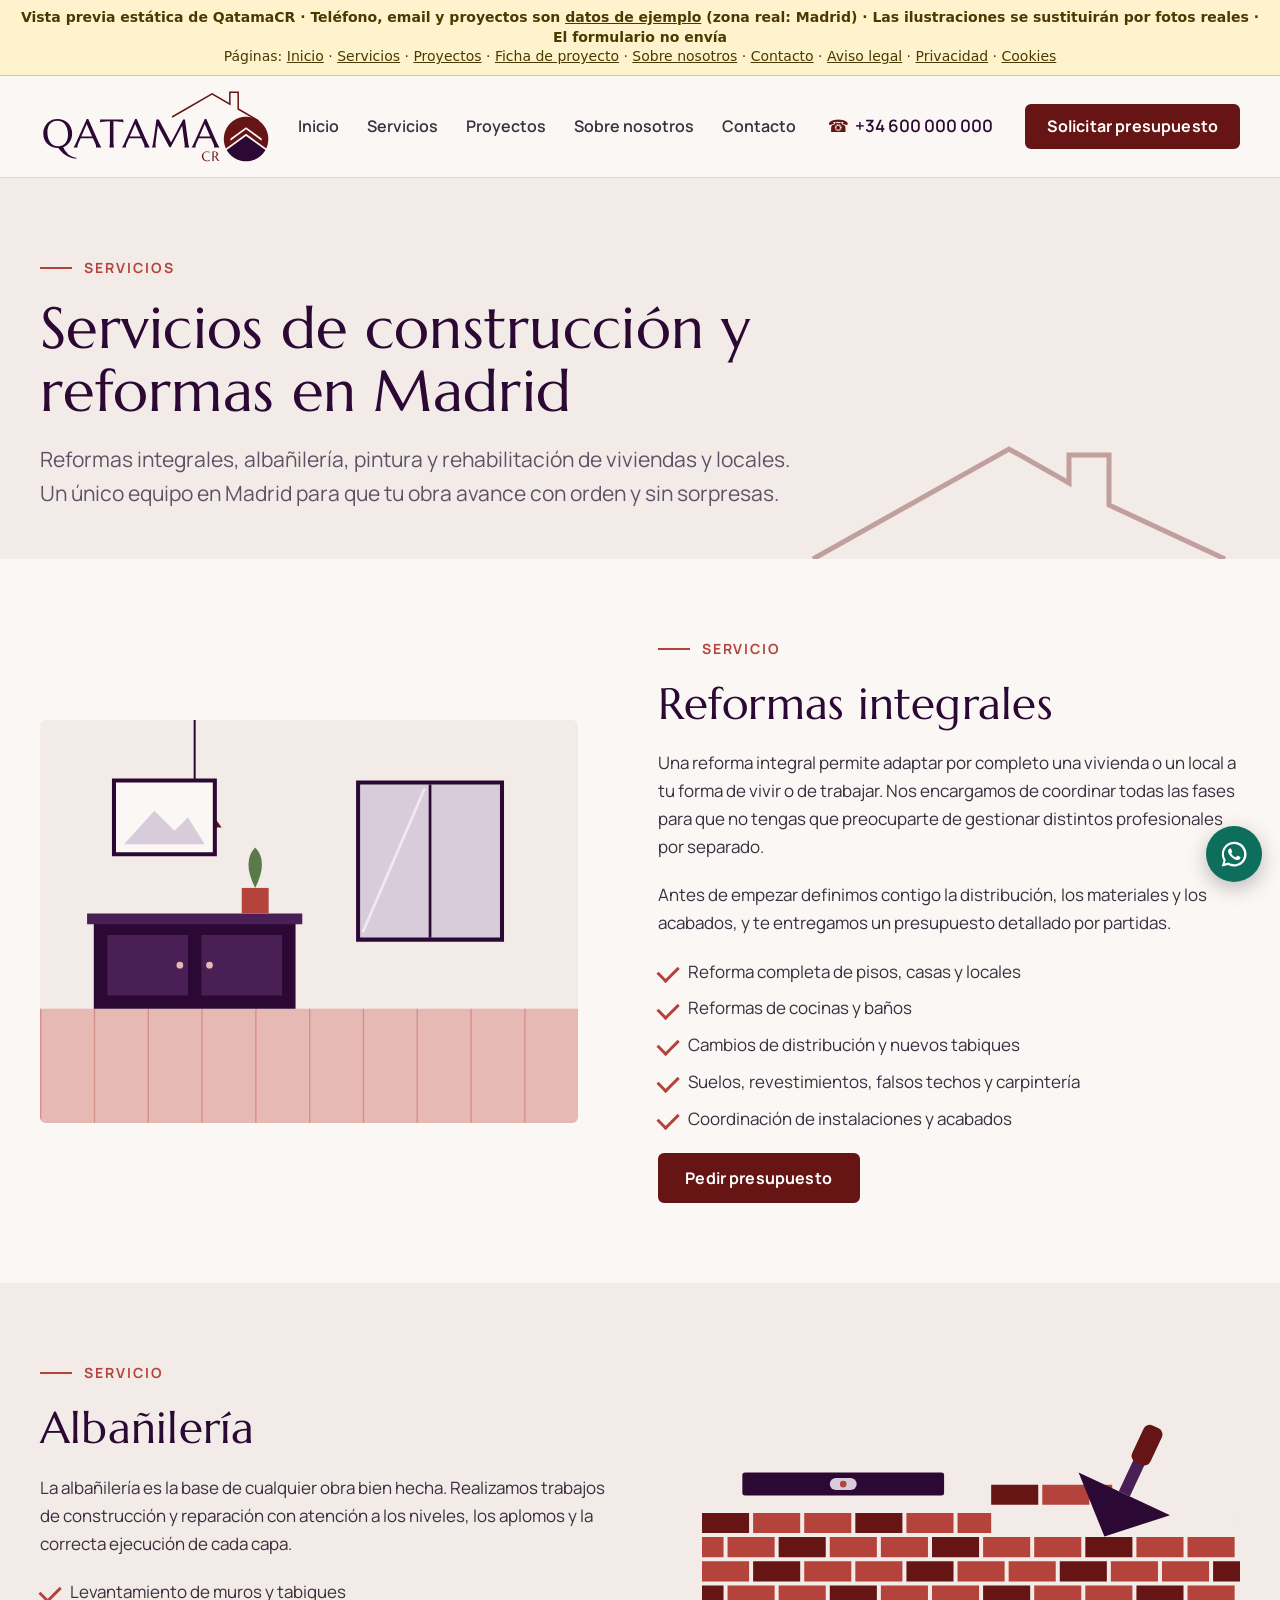
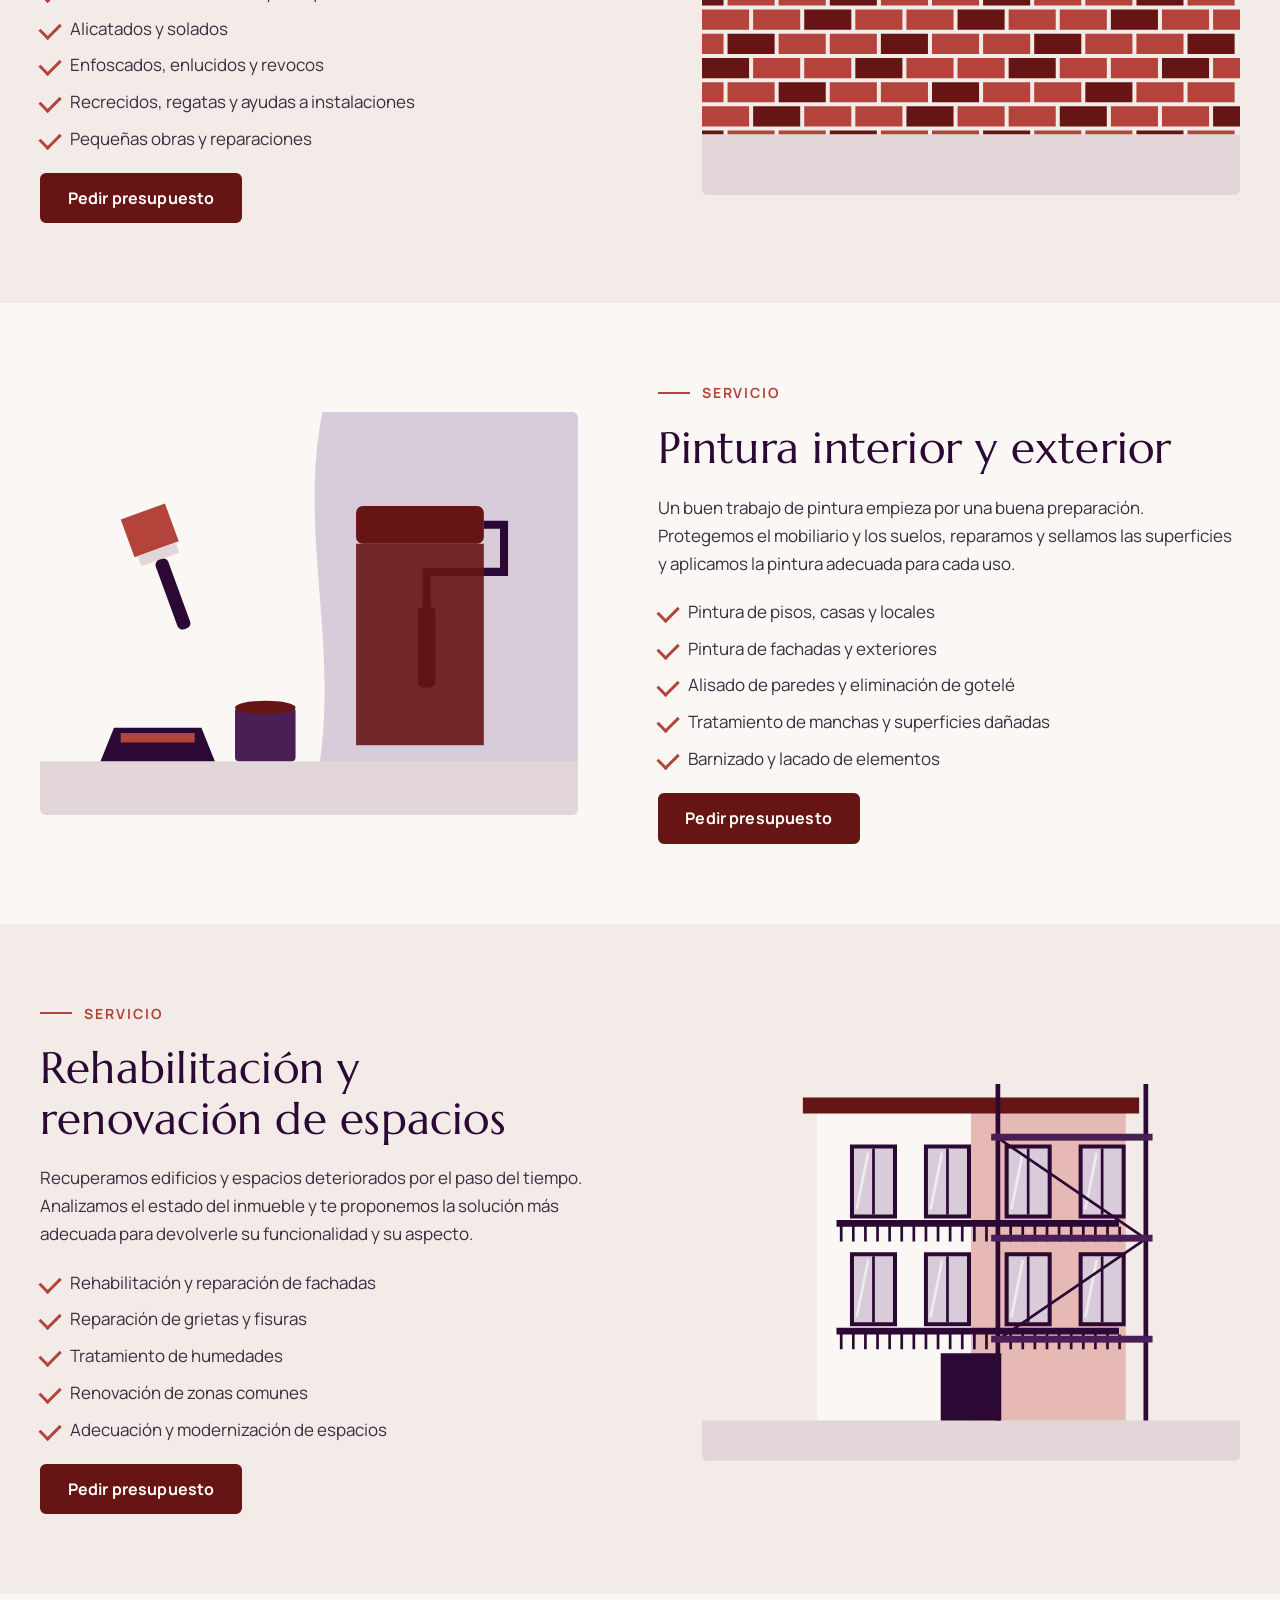
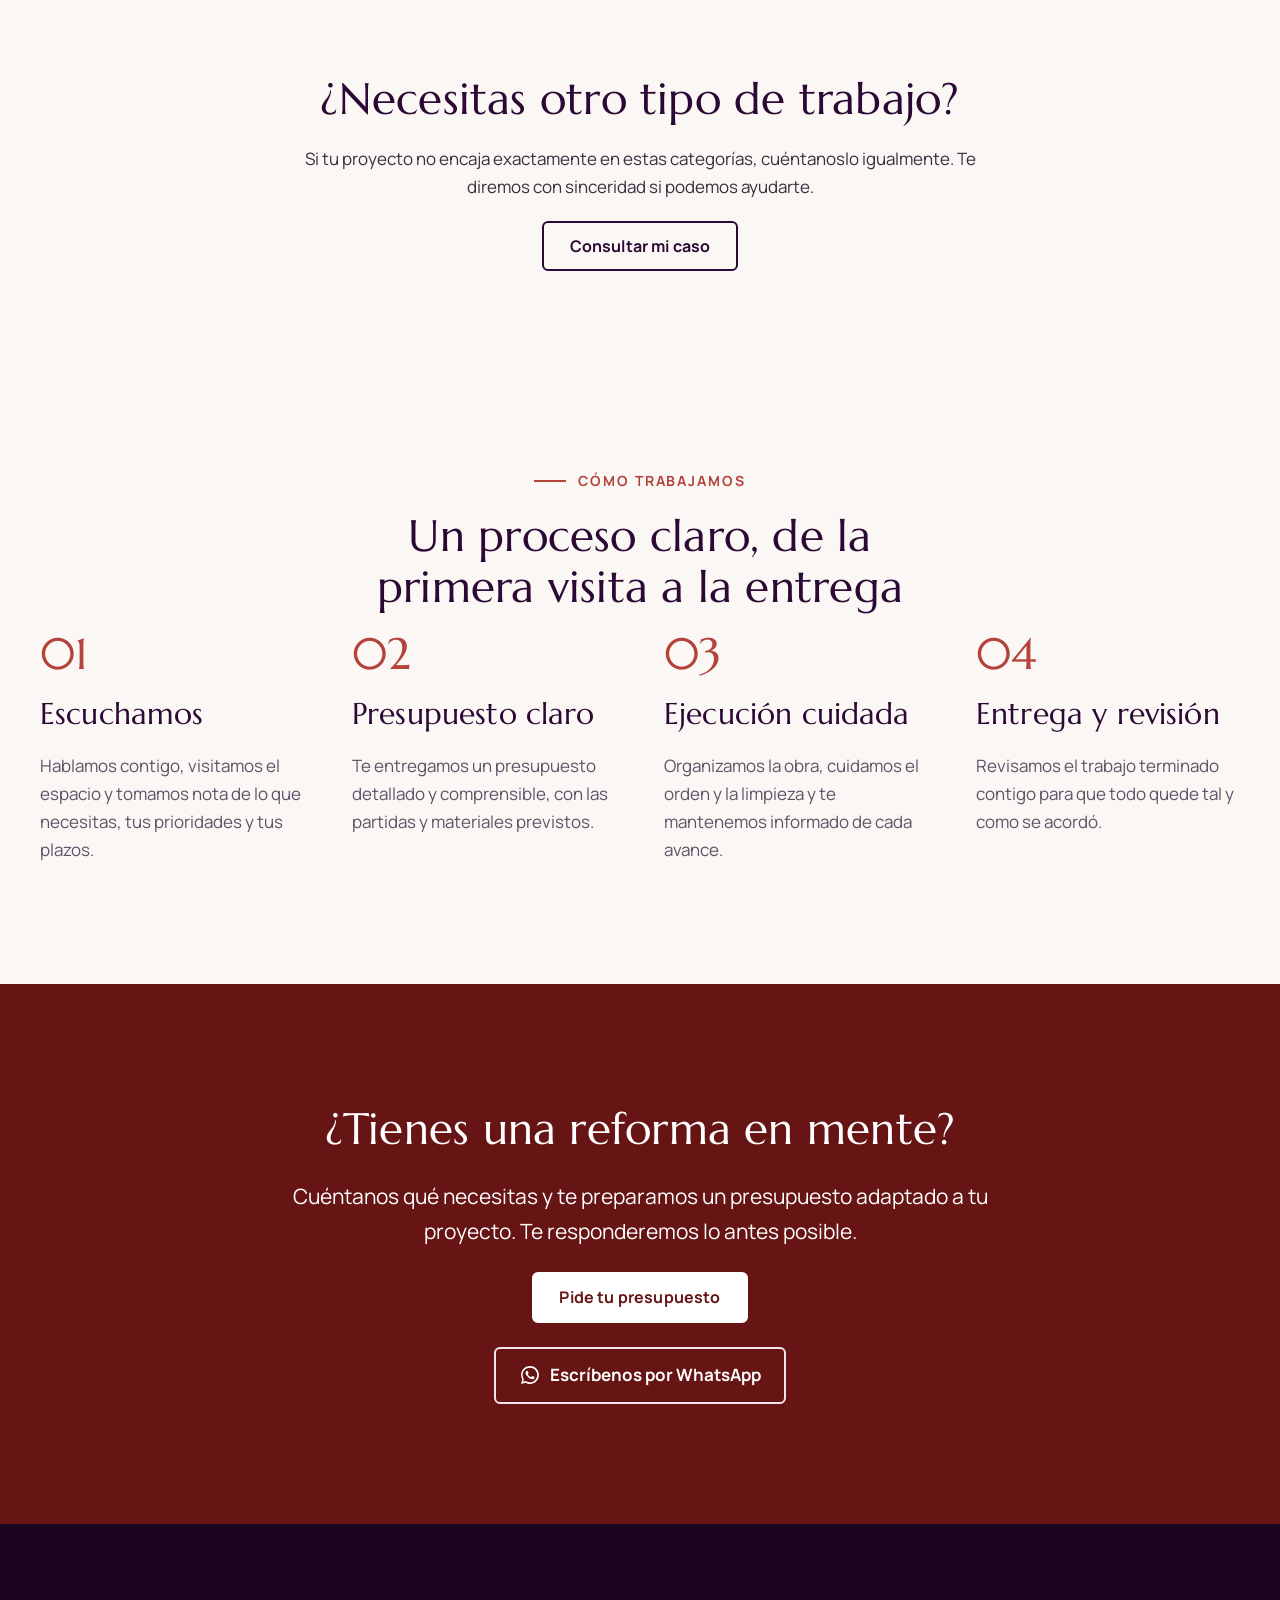
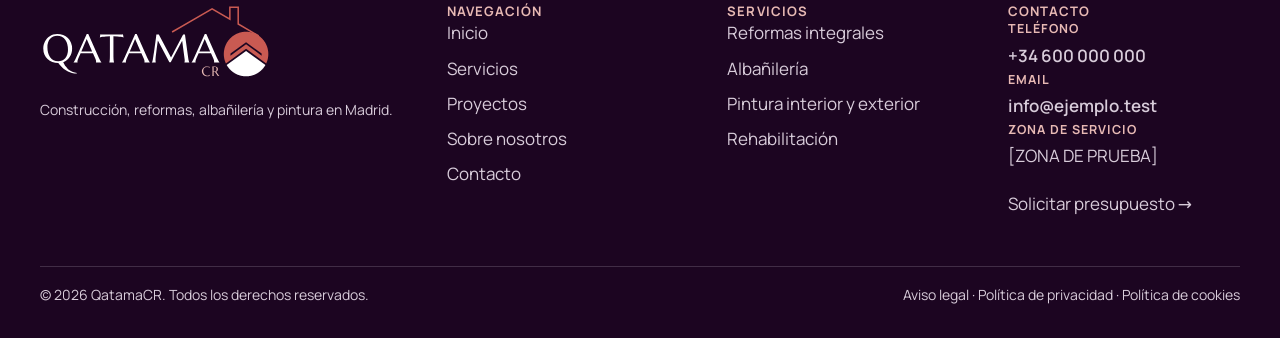
<file: servicios.html>
<!DOCTYPE html>
<html lang="en-US">
<head>
	<meta charset="UTF-8" />
	<meta name="viewport" content="width=device-width, initial-scale=1" />
<meta name='robots' content='max-image-preview:large' />
<link rel="preload" href="assets/tema/assets/fonts/marcellus-latin-400.woff2" as="font" type="font/woff2" crossorigin>
<link rel="preload" href="assets/tema/assets/fonts/manrope-latin-variable.woff2" as="font" type="font/woff2" crossorigin>
<title>Reformas, albañilería y pintura en Madrid | QatamaCR</title>
<link rel="icon" href="assets/tema/assets/images/logo/favicon.ico" sizes="any">
<link rel="icon" href="assets/tema/assets/images/logo/favicon.svg" type="image/svg+xml">
<link rel="apple-touch-icon" href="assets/tema/assets/images/logo/apple-touch-icon-180.png">
<meta name="theme-color" content="#2C0834">

<!-- SEO: QatamaCR Core -->
<meta name="description" content="Reformas integrales de pisos y locales en Madrid, cocinas y baños, albañilería, pintura interior y exterior y rehabilitación de fachadas. Pide presupuesto.">
<meta property="og:locale" content="es_ES">
<meta property="og:type" content="website">
<meta property="og:site_name" content="QatamaCR">
<meta property="og:title" content="Reformas, albañilería y pintura en Madrid | QatamaCR">
<meta property="og:description" content="Reformas integrales de pisos y locales en Madrid, cocinas y baños, albañilería, pintura interior y exterior y rehabilitación de fachadas. Pide presupuesto.">
<meta property="og:url" content="#servicios/">
<meta property="og:image" content="#wp-content/plugins/qatamacr-core/assets/qatamacr-og-1200x630.png">
<meta name="twitter:card" content="summary_large_image">
<script type="application/ld+json">{"@context":"https://schema.org","@graph":[{"@type":"BreadcrumbList","itemListElement":[{"@type":"ListItem","position":1,"name":"Inicio","item":"#"},{"@type":"ListItem","position":2,"name":"Servicios","item":"#servicios/"}]}]}</script>
<script>
window._wpemojiSettings = {"baseUrl":"https:\/\/s.w.org\/images\/core\/emoji\/15.0.3\/72x72\/","ext":".png","svgUrl":"https:\/\/s.w.org\/images\/core\/emoji\/15.0.3\/svg\/","svgExt":".svg","source":{"concatemoji":"assets\/wp\/js\/wp-emoji-release.min.js"}};
/*! This file is auto-generated */
!function(i,n){var o,s,e;function c(e){try{var t={supportTests:e,timestamp:(new Date).valueOf()};sessionStorage.setItem(o,JSON.stringify(t))}catch(e){}}function p(e,t,n){e.clearRect(0,0,e.canvas.width,e.canvas.height),e.fillText(t,0,0);var t=new Uint32Array(e.getImageData(0,0,e.canvas.width,e.canvas.height).data),r=(e.clearRect(0,0,e.canvas.width,e.canvas.height),e.fillText(n,0,0),new Uint32Array(e.getImageData(0,0,e.canvas.width,e.canvas.height).data));return t.every(function(e,t){return e===r[t]})}function u(e,t,n){switch(t){case"flag":return n(e,"\ud83c\udff3\ufe0f\u200d\u26a7\ufe0f","\ud83c\udff3\ufe0f\u200b\u26a7\ufe0f")?!1:!n(e,"\ud83c\uddfa\ud83c\uddf3","\ud83c\uddfa\u200b\ud83c\uddf3")&&!n(e,"\ud83c\udff4\udb40\udc67\udb40\udc62\udb40\udc65\udb40\udc6e\udb40\udc67\udb40\udc7f","\ud83c\udff4\u200b\udb40\udc67\u200b\udb40\udc62\u200b\udb40\udc65\u200b\udb40\udc6e\u200b\udb40\udc67\u200b\udb40\udc7f");case"emoji":return!n(e,"\ud83d\udc26\u200d\u2b1b","\ud83d\udc26\u200b\u2b1b")}return!1}function f(e,t,n){var r="undefined"!=typeof WorkerGlobalScope&&self instanceof WorkerGlobalScope?new OffscreenCanvas(300,150):i.createElement("canvas"),a=r.getContext("2d",{willReadFrequently:!0}),o=(a.textBaseline="top",a.font="600 32px Arial",{});return e.forEach(function(e){o[e]=t(a,e,n)}),o}function t(e){var t=i.createElement("script");t.src=e,t.defer=!0,i.head.appendChild(t)}"undefined"!=typeof Promise&&(o="wpEmojiSettingsSupports",s=["flag","emoji"],n.supports={everything:!0,everythingExceptFlag:!0},e=new Promise(function(e){i.addEventListener("DOMContentLoaded",e,{once:!0})}),new Promise(function(t){var n=function(){try{var e=JSON.parse(sessionStorage.getItem(o));if("object"==typeof e&&"number"==typeof e.timestamp&&(new Date).valueOf()<e.timestamp+604800&&"object"==typeof e.supportTests)return e.supportTests}catch(e){}return null}();if(!n){if("undefined"!=typeof Worker&&"undefined"!=typeof OffscreenCanvas&&"undefined"!=typeof URL&&URL.createObjectURL&&"undefined"!=typeof Blob)try{var e="postMessage("+f.toString()+"("+[JSON.stringify(s),u.toString(),p.toString()].join(",")+"));",r=new Blob([e],{type:"text/javascript"}),a=new Worker(URL.createObjectURL(r),{name:"wpTestEmojiSupports"});return void(a.onmessage=function(e){c(n=e.data),a.terminate(),t(n)})}catch(e){}c(n=f(s,u,p))}t(n)}).then(function(e){for(var t in e)n.supports[t]=e[t],n.supports.everything=n.supports.everything&&n.supports[t],"flag"!==t&&(n.supports.everythingExceptFlag=n.supports.everythingExceptFlag&&n.supports[t]);n.supports.everythingExceptFlag=n.supports.everythingExceptFlag&&!n.supports.flag,n.DOMReady=!1,n.readyCallback=function(){n.DOMReady=!0}}).then(function(){return e}).then(function(){var e;n.supports.everything||(n.readyCallback(),(e=n.source||{}).concatemoji?t(e.concatemoji):e.wpemoji&&e.twemoji&&(t(e.twemoji),t(e.wpemoji)))}))}((window,document),window._wpemojiSettings);
</script>
<style id='wp-block-site-logo-inline-css'>
.wp-block-site-logo{box-sizing:border-box;line-height:0}.wp-block-site-logo a{display:inline-block;line-height:0}.wp-block-site-logo.is-default-size img{height:auto;width:120px}.wp-block-site-logo img{height:auto;max-width:100%}.wp-block-site-logo a,.wp-block-site-logo img{border-radius:inherit}.wp-block-site-logo.aligncenter{margin-left:auto;margin-right:auto;text-align:center}:root :where(.wp-block-site-logo.is-style-rounded){border-radius:9999px}
</style>
<style id='wp-block-navigation-link-inline-css'>
.wp-block-navigation .wp-block-navigation-item__label{overflow-wrap:break-word}.wp-block-navigation .wp-block-navigation-item__description{display:none}.link-ui-tools{border-top:1px solid #f0f0f0;padding:8px}.link-ui-block-inserter{padding-top:8px}.link-ui-block-inserter__back{margin-left:8px;text-transform:uppercase}
</style>
<link rel='stylesheet' id='wp-block-navigation-css' href='assets/wp/blocks/navigation/style.min.css' media='all' />
<style id='wp-block-button-inline-css'>
.wp-block-button__link{box-sizing:border-box;cursor:pointer;display:inline-block;text-align:center;word-break:break-word}.wp-block-button__link.aligncenter{text-align:center}.wp-block-button__link.alignright{text-align:right}:where(.wp-block-button__link){border-radius:9999px;box-shadow:none;padding:calc(.667em + 2px) calc(1.333em + 2px);text-decoration:none}.wp-block-button[style*=text-decoration] .wp-block-button__link{text-decoration:inherit}.wp-block-buttons>.wp-block-button.has-custom-width{max-width:none}.wp-block-buttons>.wp-block-button.has-custom-width .wp-block-button__link{width:100%}.wp-block-buttons>.wp-block-button.has-custom-font-size .wp-block-button__link{font-size:inherit}.wp-block-buttons>.wp-block-button.wp-block-button__width-25{width:calc(25% - var(--wp--style--block-gap, .5em)*.75)}.wp-block-buttons>.wp-block-button.wp-block-button__width-50{width:calc(50% - var(--wp--style--block-gap, .5em)*.5)}.wp-block-buttons>.wp-block-button.wp-block-button__width-75{width:calc(75% - var(--wp--style--block-gap, .5em)*.25)}.wp-block-buttons>.wp-block-button.wp-block-button__width-100{flex-basis:100%;width:100%}.wp-block-buttons.is-vertical>.wp-block-button.wp-block-button__width-25{width:25%}.wp-block-buttons.is-vertical>.wp-block-button.wp-block-button__width-50{width:50%}.wp-block-buttons.is-vertical>.wp-block-button.wp-block-button__width-75{width:75%}.wp-block-button.is-style-squared,.wp-block-button__link.wp-block-button.is-style-squared{border-radius:0}.wp-block-button.no-border-radius,.wp-block-button__link.no-border-radius{border-radius:0!important}:root :where(.wp-block-button .wp-block-button__link.is-style-outline),:root :where(.wp-block-button.is-style-outline>.wp-block-button__link){border:2px solid;padding:.667em 1.333em}:root :where(.wp-block-button .wp-block-button__link.is-style-outline:not(.has-text-color)),:root :where(.wp-block-button.is-style-outline>.wp-block-button__link:not(.has-text-color)){color:currentColor}:root :where(.wp-block-button .wp-block-button__link.is-style-outline:not(.has-background)),:root :where(.wp-block-button.is-style-outline>.wp-block-button__link:not(.has-background)){background-color:initial;background-image:none}
</style>
<style id='wp-block-buttons-inline-css'>
.wp-block-buttons.is-vertical{flex-direction:column}.wp-block-buttons.is-vertical>.wp-block-button:last-child{margin-bottom:0}.wp-block-buttons>.wp-block-button{display:inline-block;margin:0}.wp-block-buttons.is-content-justification-left{justify-content:flex-start}.wp-block-buttons.is-content-justification-left.is-vertical{align-items:flex-start}.wp-block-buttons.is-content-justification-center{justify-content:center}.wp-block-buttons.is-content-justification-center.is-vertical{align-items:center}.wp-block-buttons.is-content-justification-right{justify-content:flex-end}.wp-block-buttons.is-content-justification-right.is-vertical{align-items:flex-end}.wp-block-buttons.is-content-justification-space-between{justify-content:space-between}.wp-block-buttons.aligncenter{text-align:center}.wp-block-buttons:not(.is-content-justification-space-between,.is-content-justification-right,.is-content-justification-left,.is-content-justification-center) .wp-block-button.aligncenter{margin-left:auto;margin-right:auto;width:100%}.wp-block-buttons[style*=text-decoration] .wp-block-button,.wp-block-buttons[style*=text-decoration] .wp-block-button__link{text-decoration:inherit}.wp-block-buttons.has-custom-font-size .wp-block-button__link{font-size:inherit}.wp-block-button.aligncenter{text-align:center}
</style>
<style id='wp-block-group-inline-css'>
.wp-block-group{box-sizing:border-box}:where(.wp-block-group.wp-block-group-is-layout-constrained){position:relative}
</style>
<style id='wp-block-group-theme-inline-css'>
:where(.wp-block-group.has-background){padding:1.25em 2.375em}
</style>
<style id='wp-block-template-part-theme-inline-css'>
:root :where(.wp-block-template-part.has-background){margin-bottom:0;margin-top:0;padding:1.25em 2.375em}
</style>
<style id='wp-block-paragraph-inline-css'>
.is-small-text{font-size:.875em}.is-regular-text{font-size:1em}.is-large-text{font-size:2.25em}.is-larger-text{font-size:3em}.has-drop-cap:not(:focus):first-letter{float:left;font-size:8.4em;font-style:normal;font-weight:100;line-height:.68;margin:.05em .1em 0 0;text-transform:uppercase}body.rtl .has-drop-cap:not(:focus):first-letter{float:none;margin-left:.1em}p.has-drop-cap.has-background{overflow:hidden}:root :where(p.has-background){padding:1.25em 2.375em}:where(p.has-text-color:not(.has-link-color)) a{color:inherit}p.has-text-align-left[style*="writing-mode:vertical-lr"],p.has-text-align-right[style*="writing-mode:vertical-rl"]{rotate:180deg}
</style>
<style id='wp-block-heading-inline-css'>
h1.has-background,h2.has-background,h3.has-background,h4.has-background,h5.has-background,h6.has-background{padding:1.25em 2.375em}h1.has-text-align-left[style*=writing-mode]:where([style*=vertical-lr]),h1.has-text-align-right[style*=writing-mode]:where([style*=vertical-rl]),h2.has-text-align-left[style*=writing-mode]:where([style*=vertical-lr]),h2.has-text-align-right[style*=writing-mode]:where([style*=vertical-rl]),h3.has-text-align-left[style*=writing-mode]:where([style*=vertical-lr]),h3.has-text-align-right[style*=writing-mode]:where([style*=vertical-rl]),h4.has-text-align-left[style*=writing-mode]:where([style*=vertical-lr]),h4.has-text-align-right[style*=writing-mode]:where([style*=vertical-rl]),h5.has-text-align-left[style*=writing-mode]:where([style*=vertical-lr]),h5.has-text-align-right[style*=writing-mode]:where([style*=vertical-rl]),h6.has-text-align-left[style*=writing-mode]:where([style*=vertical-lr]),h6.has-text-align-right[style*=writing-mode]:where([style*=vertical-rl]){rotate:180deg}
</style>
<style id='wp-block-image-inline-css'>
.wp-block-image img{box-sizing:border-box;height:auto;max-width:100%;vertical-align:bottom}.wp-block-image[style*=border-radius] img,.wp-block-image[style*=border-radius]>a{border-radius:inherit}.wp-block-image.has-custom-border img{box-sizing:border-box}.wp-block-image.aligncenter{text-align:center}.wp-block-image.alignfull img,.wp-block-image.alignwide img{height:auto;width:100%}.wp-block-image .aligncenter,.wp-block-image .alignleft,.wp-block-image .alignright,.wp-block-image.aligncenter,.wp-block-image.alignleft,.wp-block-image.alignright{display:table}.wp-block-image .aligncenter>figcaption,.wp-block-image .alignleft>figcaption,.wp-block-image .alignright>figcaption,.wp-block-image.aligncenter>figcaption,.wp-block-image.alignleft>figcaption,.wp-block-image.alignright>figcaption{caption-side:bottom;display:table-caption}.wp-block-image .alignleft{float:left;margin:.5em 1em .5em 0}.wp-block-image .alignright{float:right;margin:.5em 0 .5em 1em}.wp-block-image .aligncenter{margin-left:auto;margin-right:auto}.wp-block-image :where(figcaption){margin-bottom:1em;margin-top:.5em}.wp-block-image.is-style-circle-mask img{border-radius:9999px}@supports ((-webkit-mask-image:none) or (mask-image:none)) or (-webkit-mask-image:none){.wp-block-image.is-style-circle-mask img{border-radius:0;-webkit-mask-image:url('data:image/svg+xml;utf8,<svg viewBox="0 0 100 100" xmlns="http://www.w3.org/2000/svg"><circle cx="50" cy="50" r="50"/></svg>');mask-image:url('data:image/svg+xml;utf8,<svg viewBox="0 0 100 100" xmlns="http://www.w3.org/2000/svg"><circle cx="50" cy="50" r="50"/></svg>');mask-mode:alpha;-webkit-mask-position:center;mask-position:center;-webkit-mask-repeat:no-repeat;mask-repeat:no-repeat;-webkit-mask-size:contain;mask-size:contain}}:root :where(.wp-block-image.is-style-rounded img,.wp-block-image .is-style-rounded img){border-radius:9999px}.wp-block-image figure{margin:0}.wp-lightbox-container{display:flex;flex-direction:column;position:relative}.wp-lightbox-container img{cursor:zoom-in}.wp-lightbox-container img:hover+button{opacity:1}.wp-lightbox-container button{align-items:center;-webkit-backdrop-filter:blur(16px) saturate(180%);backdrop-filter:blur(16px) saturate(180%);background-color:#5a5a5a40;border:none;border-radius:4px;cursor:zoom-in;display:flex;height:20px;justify-content:center;opacity:0;padding:0;position:absolute;right:16px;text-align:center;top:16px;transition:opacity .2s ease;width:20px;z-index:100}.wp-lightbox-container button:focus-visible{outline:3px auto #5a5a5a40;outline:3px auto -webkit-focus-ring-color;outline-offset:3px}.wp-lightbox-container button:hover{cursor:pointer;opacity:1}.wp-lightbox-container button:focus{opacity:1}.wp-lightbox-container button:focus,.wp-lightbox-container button:hover,.wp-lightbox-container button:not(:hover):not(:active):not(.has-background){background-color:#5a5a5a40;border:none}.wp-lightbox-overlay{box-sizing:border-box;cursor:zoom-out;height:100vh;left:0;overflow:hidden;position:fixed;top:0;visibility:hidden;width:100%;z-index:100000}.wp-lightbox-overlay .close-button{align-items:center;cursor:pointer;display:flex;justify-content:center;min-height:40px;min-width:40px;padding:0;position:absolute;right:calc(env(safe-area-inset-right) + 16px);top:calc(env(safe-area-inset-top) + 16px);z-index:5000000}.wp-lightbox-overlay .close-button:focus,.wp-lightbox-overlay .close-button:hover,.wp-lightbox-overlay .close-button:not(:hover):not(:active):not(.has-background){background:none;border:none}.wp-lightbox-overlay .lightbox-image-container{height:var(--wp--lightbox-container-height);left:50%;overflow:hidden;position:absolute;top:50%;transform:translate(-50%,-50%);transform-origin:top left;width:var(--wp--lightbox-container-width);z-index:9999999999}.wp-lightbox-overlay .wp-block-image{align-items:center;box-sizing:border-box;display:flex;height:100%;justify-content:center;margin:0;position:relative;transform-origin:0 0;width:100%;z-index:3000000}.wp-lightbox-overlay .wp-block-image img{height:var(--wp--lightbox-image-height);min-height:var(--wp--lightbox-image-height);min-width:var(--wp--lightbox-image-width);width:var(--wp--lightbox-image-width)}.wp-lightbox-overlay .wp-block-image figcaption{display:none}.wp-lightbox-overlay button{background:none;border:none}.wp-lightbox-overlay .scrim{background-color:#fff;height:100%;opacity:.9;position:absolute;width:100%;z-index:2000000}.wp-lightbox-overlay.active{animation:turn-on-visibility .25s both;visibility:visible}.wp-lightbox-overlay.active img{animation:turn-on-visibility .35s both}.wp-lightbox-overlay.show-closing-animation:not(.active){animation:turn-off-visibility .35s both}.wp-lightbox-overlay.show-closing-animation:not(.active) img{animation:turn-off-visibility .25s both}@media (prefers-reduced-motion:no-preference){.wp-lightbox-overlay.zoom.active{animation:none;opacity:1;visibility:visible}.wp-lightbox-overlay.zoom.active .lightbox-image-container{animation:lightbox-zoom-in .4s}.wp-lightbox-overlay.zoom.active .lightbox-image-container img{animation:none}.wp-lightbox-overlay.zoom.active .scrim{animation:turn-on-visibility .4s forwards}.wp-lightbox-overlay.zoom.show-closing-animation:not(.active){animation:none}.wp-lightbox-overlay.zoom.show-closing-animation:not(.active) .lightbox-image-container{animation:lightbox-zoom-out .4s}.wp-lightbox-overlay.zoom.show-closing-animation:not(.active) .lightbox-image-container img{animation:none}.wp-lightbox-overlay.zoom.show-closing-animation:not(.active) .scrim{animation:turn-off-visibility .4s forwards}}@keyframes turn-on-visibility{0%{opacity:0}to{opacity:1}}@keyframes turn-off-visibility{0%{opacity:1;visibility:visible}99%{opacity:0;visibility:visible}to{opacity:0;visibility:hidden}}@keyframes lightbox-zoom-in{0%{transform:translate(calc((-100vw + var(--wp--lightbox-scrollbar-width))/2 + var(--wp--lightbox-initial-left-position)),calc(-50vh + var(--wp--lightbox-initial-top-position))) scale(var(--wp--lightbox-scale))}to{transform:translate(-50%,-50%) scale(1)}}@keyframes lightbox-zoom-out{0%{transform:translate(-50%,-50%) scale(1);visibility:visible}99%{visibility:visible}to{transform:translate(calc((-100vw + var(--wp--lightbox-scrollbar-width))/2 + var(--wp--lightbox-initial-left-position)),calc(-50vh + var(--wp--lightbox-initial-top-position))) scale(var(--wp--lightbox-scale));visibility:hidden}}
</style>
<style id='wp-block-image-theme-inline-css'>
:root :where(.wp-block-image figcaption){color:#555;font-size:13px;text-align:center}.is-dark-theme :root :where(.wp-block-image figcaption){color:#ffffffa6}.wp-block-image{margin:0 0 1em}
</style>
<style id='wp-block-list-inline-css'>
ol,ul{box-sizing:border-box}:root :where(ul.has-background,ol.has-background){padding:1.25em 2.375em}
</style>
<style id='wp-block-columns-inline-css'>
.wp-block-columns{align-items:normal!important;box-sizing:border-box;display:flex;flex-wrap:wrap!important}@media (min-width:782px){.wp-block-columns{flex-wrap:nowrap!important}}.wp-block-columns.are-vertically-aligned-top{align-items:flex-start}.wp-block-columns.are-vertically-aligned-center{align-items:center}.wp-block-columns.are-vertically-aligned-bottom{align-items:flex-end}@media (max-width:781px){.wp-block-columns:not(.is-not-stacked-on-mobile)>.wp-block-column{flex-basis:100%!important}}@media (min-width:782px){.wp-block-columns:not(.is-not-stacked-on-mobile)>.wp-block-column{flex-basis:0;flex-grow:1}.wp-block-columns:not(.is-not-stacked-on-mobile)>.wp-block-column[style*=flex-basis]{flex-grow:0}}.wp-block-columns.is-not-stacked-on-mobile{flex-wrap:nowrap!important}.wp-block-columns.is-not-stacked-on-mobile>.wp-block-column{flex-basis:0;flex-grow:1}.wp-block-columns.is-not-stacked-on-mobile>.wp-block-column[style*=flex-basis]{flex-grow:0}:where(.wp-block-columns){margin-bottom:1.75em}:where(.wp-block-columns.has-background){padding:1.25em 2.375em}.wp-block-column{flex-grow:1;min-width:0;overflow-wrap:break-word;word-break:break-word}.wp-block-column.is-vertically-aligned-top{align-self:flex-start}.wp-block-column.is-vertically-aligned-center{align-self:center}.wp-block-column.is-vertically-aligned-bottom{align-self:flex-end}.wp-block-column.is-vertically-aligned-stretch{align-self:stretch}.wp-block-column.is-vertically-aligned-bottom,.wp-block-column.is-vertically-aligned-center,.wp-block-column.is-vertically-aligned-top{width:100%}
</style>
<style id='global-styles-inline-css'>
:root{--wp--preset--aspect-ratio--square: 1;--wp--preset--aspect-ratio--4-3: 4/3;--wp--preset--aspect-ratio--3-4: 3/4;--wp--preset--aspect-ratio--3-2: 3/2;--wp--preset--aspect-ratio--2-3: 2/3;--wp--preset--aspect-ratio--16-9: 16/9;--wp--preset--aspect-ratio--9-16: 9/16;--wp--preset--color--black: #000000;--wp--preset--color--cyan-bluish-gray: #abb8c3;--wp--preset--color--white: #ffffff;--wp--preset--color--pale-pink: #f78da7;--wp--preset--color--vivid-red: #cf2e2e;--wp--preset--color--luminous-vivid-orange: #ff6900;--wp--preset--color--luminous-vivid-amber: #fcb900;--wp--preset--color--light-green-cyan: #7bdcb5;--wp--preset--color--vivid-green-cyan: #00d084;--wp--preset--color--pale-cyan-blue: #8ed1fc;--wp--preset--color--vivid-cyan-blue: #0693e3;--wp--preset--color--vivid-purple: #9b51e0;--wp--preset--color--berenjena: #2C0834;--wp--preset--color--berenjena-oscuro: #1C0521;--wp--preset--color--berenjena-medio: #4A1F55;--wp--preset--color--burdeos: #661514;--wp--preset--color--burdeos-oscuro: #4A0F0E;--wp--preset--color--teja: #B4433B;--wp--preset--color--rosa-teja: #E7B9B4;--wp--preset--color--lila-claro: #D8CCDA;--wp--preset--color--texto: #3A2E3F;--wp--preset--color--texto-suave: #5F5266;--wp--preset--color--borde: #E2D6D8;--wp--preset--color--superficie: #F2EBE8;--wp--preset--color--fondo: #FAF7F5;--wp--preset--color--blanco: #FFFFFF;--wp--preset--gradient--vivid-cyan-blue-to-vivid-purple: linear-gradient(135deg,rgba(6,147,227,1) 0%,rgb(155,81,224) 100%);--wp--preset--gradient--light-green-cyan-to-vivid-green-cyan: linear-gradient(135deg,rgb(122,220,180) 0%,rgb(0,208,130) 100%);--wp--preset--gradient--luminous-vivid-amber-to-luminous-vivid-orange: linear-gradient(135deg,rgba(252,185,0,1) 0%,rgba(255,105,0,1) 100%);--wp--preset--gradient--luminous-vivid-orange-to-vivid-red: linear-gradient(135deg,rgba(255,105,0,1) 0%,rgb(207,46,46) 100%);--wp--preset--gradient--very-light-gray-to-cyan-bluish-gray: linear-gradient(135deg,rgb(238,238,238) 0%,rgb(169,184,195) 100%);--wp--preset--gradient--cool-to-warm-spectrum: linear-gradient(135deg,rgb(74,234,220) 0%,rgb(151,120,209) 20%,rgb(207,42,186) 40%,rgb(238,44,130) 60%,rgb(251,105,98) 80%,rgb(254,248,76) 100%);--wp--preset--gradient--blush-light-purple: linear-gradient(135deg,rgb(255,206,236) 0%,rgb(152,150,240) 100%);--wp--preset--gradient--blush-bordeaux: linear-gradient(135deg,rgb(254,205,165) 0%,rgb(254,45,45) 50%,rgb(107,0,62) 100%);--wp--preset--gradient--luminous-dusk: linear-gradient(135deg,rgb(255,203,112) 0%,rgb(199,81,192) 50%,rgb(65,88,208) 100%);--wp--preset--gradient--pale-ocean: linear-gradient(135deg,rgb(255,245,203) 0%,rgb(182,227,212) 50%,rgb(51,167,181) 100%);--wp--preset--gradient--electric-grass: linear-gradient(135deg,rgb(202,248,128) 0%,rgb(113,206,126) 100%);--wp--preset--gradient--midnight: linear-gradient(135deg,rgb(2,3,129) 0%,rgb(40,116,252) 100%);--wp--preset--font-size--small: 13px;--wp--preset--font-size--medium: clamp(14px, 0.875rem + ((1vw - 3.2px) * 0.652), 20px);--wp--preset--font-size--large: clamp(22.041px, 1.378rem + ((1vw - 3.2px) * 1.517), 36px);--wp--preset--font-size--x-large: clamp(25.014px, 1.563rem + ((1vw - 3.2px) * 1.846), 42px);--wp--preset--font-size--pequeno: 0.875rem;--wp--preset--font-size--base: 1.0625rem;--wp--preset--font-size--destacado: clamp(1.125rem, 1.125rem + ((1vw - 0.2rem) * 0.327), 1.3125rem);--wp--preset--font-size--grande: clamp(1.4rem, 1.4rem + ((1vw - 0.2rem) * 0.826), 1.875rem);--wp--preset--font-size--muy-grande: clamp(1.875rem, 1.875rem + ((1vw - 0.2rem) * 1.522), 2.75rem);--wp--preset--font-size--enorme: clamp(2.25rem, 2.25rem + ((1vw - 0.2rem) * 2.348), 3.6rem);--wp--preset--font-family--titulares: Marcellus, 'Times New Roman', Georgia, serif;--wp--preset--font-family--texto: Manrope, system-ui, -apple-system, 'Segoe UI', Roboto, Arial, sans-serif;--wp--preset--spacing--20: 0.75rem;--wp--preset--spacing--30: 1rem;--wp--preset--spacing--40: clamp(1.5rem, 3vw, 2rem);--wp--preset--spacing--50: clamp(2rem, 5vw, 3rem);--wp--preset--spacing--60: clamp(3rem, 7vw, 5rem);--wp--preset--spacing--70: clamp(4rem, 10vw, 7.5rem);--wp--preset--spacing--80: 5.06rem;--wp--preset--spacing--10: 0.5rem;--wp--preset--shadow--natural: 6px 6px 9px rgba(0, 0, 0, 0.2);--wp--preset--shadow--deep: 12px 12px 50px rgba(0, 0, 0, 0.4);--wp--preset--shadow--sharp: 6px 6px 0px rgba(0, 0, 0, 0.2);--wp--preset--shadow--outlined: 6px 6px 0px -3px rgba(255, 255, 255, 1), 6px 6px rgba(0, 0, 0, 1);--wp--preset--shadow--crisp: 6px 6px 0px rgba(0, 0, 0, 1);--wp--preset--shadow--suave: 0 1px 2px rgba(44, 8, 52, 0.06), 0 8px 24px rgba(44, 8, 52, 0.08);--wp--preset--shadow--elevada: 0 2px 4px rgba(44, 8, 52, 0.08), 0 18px 40px rgba(44, 8, 52, 0.14);--wp--custom--radio: 6px;--wp--custom--transicion: 180ms ease;}:root { --wp--style--global--content-size: 760px;--wp--style--global--wide-size: 1240px; }:where(body) { margin: 0; }.wp-site-blocks { padding-top: var(--wp--style--root--padding-top); padding-bottom: var(--wp--style--root--padding-bottom); }.has-global-padding { padding-right: var(--wp--style--root--padding-right); padding-left: var(--wp--style--root--padding-left); }.has-global-padding > .alignfull { margin-right: calc(var(--wp--style--root--padding-right) * -1); margin-left: calc(var(--wp--style--root--padding-left) * -1); }.has-global-padding :where(:not(.alignfull.is-layout-flow) > .has-global-padding:not(.wp-block-block, .alignfull)) { padding-right: 0; padding-left: 0; }.has-global-padding :where(:not(.alignfull.is-layout-flow) > .has-global-padding:not(.wp-block-block, .alignfull)) > .alignfull { margin-left: 0; margin-right: 0; }.wp-site-blocks > .alignleft { float: left; margin-right: 2em; }.wp-site-blocks > .alignright { float: right; margin-left: 2em; }.wp-site-blocks > .aligncenter { justify-content: center; margin-left: auto; margin-right: auto; }:where(.wp-site-blocks) > * { margin-block-start: 1.25rem; margin-block-end: 0; }:where(.wp-site-blocks) > :first-child { margin-block-start: 0; }:where(.wp-site-blocks) > :last-child { margin-block-end: 0; }:root { --wp--style--block-gap: 1.25rem; }.is-layout-flow  > :first-child{margin-block-start: 0;}.is-layout-flow  > :last-child{margin-block-end: 0;}.is-layout-flow  > *{margin-block-start: 1.25rem;margin-block-end: 0;}.is-layout-constrained  > :first-child{margin-block-start: 0;}.is-layout-constrained  > :last-child{margin-block-end: 0;}.is-layout-constrained  > *{margin-block-start: 1.25rem;margin-block-end: 0;}.is-layout-flex {gap: 1.25rem;}.is-layout-grid {gap: 1.25rem;}.is-layout-flow > .alignleft{float: left;margin-inline-start: 0;margin-inline-end: 2em;}.is-layout-flow > .alignright{float: right;margin-inline-start: 2em;margin-inline-end: 0;}.is-layout-flow > .aligncenter{margin-left: auto !important;margin-right: auto !important;}.is-layout-constrained > .alignleft{float: left;margin-inline-start: 0;margin-inline-end: 2em;}.is-layout-constrained > .alignright{float: right;margin-inline-start: 2em;margin-inline-end: 0;}.is-layout-constrained > .aligncenter{margin-left: auto !important;margin-right: auto !important;}.is-layout-constrained > :where(:not(.alignleft):not(.alignright):not(.alignfull)){max-width: var(--wp--style--global--content-size);margin-left: auto !important;margin-right: auto !important;}.is-layout-constrained > .alignwide{max-width: var(--wp--style--global--wide-size);}body .is-layout-flex{display: flex;}.is-layout-flex{flex-wrap: wrap;align-items: center;}.is-layout-flex > :is(*, div){margin: 0;}body .is-layout-grid{display: grid;}.is-layout-grid > :is(*, div){margin: 0;}:root :where(body){background-color: var(--wp--preset--color--fondo);color: var(--wp--preset--color--texto);font-family: var(--wp--preset--font-family--texto);font-size: var(--wp--preset--font-size--base);font-weight: 400;line-height: 1.65;--wp--style--root--padding-top: 0;--wp--style--root--padding-right: clamp(1.25rem, 4vw, 2.5rem);--wp--style--root--padding-bottom: 0;--wp--style--root--padding-left: clamp(1.25rem, 4vw, 2.5rem);}:root :where(a:where(:not(.wp-element-button))){color: var(--wp--preset--color--burdeos);text-decoration: underline;}:root :where(a:where(:not(.wp-element-button)):hover){color: var(--wp--preset--color--berenjena);}:root :where(a:where(:not(.wp-element-button)):focus){color: var(--wp--preset--color--berenjena);}:root :where(h1, h2, h3, h4, h5, h6){color: var(--wp--preset--color--berenjena);font-family: var(--wp--preset--font-family--titulares);font-weight: 400;letter-spacing: 0.005em;line-height: 1.15;}:root :where(h1){font-size: var(--wp--preset--font-size--enorme);line-height: 1.08;}:root :where(h2){font-size: var(--wp--preset--font-size--muy-grande);}:root :where(h3){font-size: var(--wp--preset--font-size--grande);line-height: 1.2;}:root :where(h4){font-family: var(--wp--preset--font-family--texto);font-size: var(--wp--preset--font-size--destacado);font-weight: 700;line-height: 1.3;}:root :where(h5){font-family: var(--wp--preset--font-family--texto);font-size: var(--wp--preset--font-size--base);font-weight: 700;}:root :where(h6){font-family: var(--wp--preset--font-family--texto);font-size: var(--wp--preset--font-size--pequeno);font-weight: 700;letter-spacing: 0.08em;text-transform: uppercase;}:root :where(.wp-element-button, .wp-block-button__link){background-color: var(--wp--preset--color--burdeos);border-radius: var(--wp--custom--radio);border-color: var(--wp--preset--color--burdeos);border-width: 2px;border-style: solid;color: var(--wp--preset--color--blanco);font-family: var(--wp--preset--font-family--texto);font-size: clamp(0.875rem, 0.875rem + ((1vw - 0.2rem) * 0.217), 1rem);font-weight: 700;letter-spacing: 0.01em;line-height: 1.2;padding-top: 0.85rem;padding-right: 1.6rem;padding-bottom: 0.85rem;padding-left: 1.6rem;text-decoration: none;}:root :where(.wp-element-button:hover, .wp-block-button__link:hover){background-color: var(--wp--preset--color--burdeos-oscuro);border-color: var(--wp--preset--color--burdeos-oscuro);color: var(--wp--preset--color--blanco);}:root :where(.wp-element-button:focus, .wp-block-button__link:focus){background-color: var(--wp--preset--color--burdeos-oscuro);color: var(--wp--preset--color--blanco);}:root :where(.wp-element-caption, .wp-block-audio figcaption, .wp-block-embed figcaption, .wp-block-gallery figcaption, .wp-block-image figcaption, .wp-block-table figcaption, .wp-block-video figcaption){color: var(--wp--preset--color--texto-suave);font-size: var(--wp--preset--font-size--pequeno);}.has-black-color{color: var(--wp--preset--color--black) !important;}.has-cyan-bluish-gray-color{color: var(--wp--preset--color--cyan-bluish-gray) !important;}.has-white-color{color: var(--wp--preset--color--white) !important;}.has-pale-pink-color{color: var(--wp--preset--color--pale-pink) !important;}.has-vivid-red-color{color: var(--wp--preset--color--vivid-red) !important;}.has-luminous-vivid-orange-color{color: var(--wp--preset--color--luminous-vivid-orange) !important;}.has-luminous-vivid-amber-color{color: var(--wp--preset--color--luminous-vivid-amber) !important;}.has-light-green-cyan-color{color: var(--wp--preset--color--light-green-cyan) !important;}.has-vivid-green-cyan-color{color: var(--wp--preset--color--vivid-green-cyan) !important;}.has-pale-cyan-blue-color{color: var(--wp--preset--color--pale-cyan-blue) !important;}.has-vivid-cyan-blue-color{color: var(--wp--preset--color--vivid-cyan-blue) !important;}.has-vivid-purple-color{color: var(--wp--preset--color--vivid-purple) !important;}.has-berenjena-color{color: var(--wp--preset--color--berenjena) !important;}.has-berenjena-oscuro-color{color: var(--wp--preset--color--berenjena-oscuro) !important;}.has-berenjena-medio-color{color: var(--wp--preset--color--berenjena-medio) !important;}.has-burdeos-color{color: var(--wp--preset--color--burdeos) !important;}.has-burdeos-oscuro-color{color: var(--wp--preset--color--burdeos-oscuro) !important;}.has-teja-color{color: var(--wp--preset--color--teja) !important;}.has-rosa-teja-color{color: var(--wp--preset--color--rosa-teja) !important;}.has-lila-claro-color{color: var(--wp--preset--color--lila-claro) !important;}.has-texto-color{color: var(--wp--preset--color--texto) !important;}.has-texto-suave-color{color: var(--wp--preset--color--texto-suave) !important;}.has-borde-color{color: var(--wp--preset--color--borde) !important;}.has-superficie-color{color: var(--wp--preset--color--superficie) !important;}.has-fondo-color{color: var(--wp--preset--color--fondo) !important;}.has-blanco-color{color: var(--wp--preset--color--blanco) !important;}.has-black-background-color{background-color: var(--wp--preset--color--black) !important;}.has-cyan-bluish-gray-background-color{background-color: var(--wp--preset--color--cyan-bluish-gray) !important;}.has-white-background-color{background-color: var(--wp--preset--color--white) !important;}.has-pale-pink-background-color{background-color: var(--wp--preset--color--pale-pink) !important;}.has-vivid-red-background-color{background-color: var(--wp--preset--color--vivid-red) !important;}.has-luminous-vivid-orange-background-color{background-color: var(--wp--preset--color--luminous-vivid-orange) !important;}.has-luminous-vivid-amber-background-color{background-color: var(--wp--preset--color--luminous-vivid-amber) !important;}.has-light-green-cyan-background-color{background-color: var(--wp--preset--color--light-green-cyan) !important;}.has-vivid-green-cyan-background-color{background-color: var(--wp--preset--color--vivid-green-cyan) !important;}.has-pale-cyan-blue-background-color{background-color: var(--wp--preset--color--pale-cyan-blue) !important;}.has-vivid-cyan-blue-background-color{background-color: var(--wp--preset--color--vivid-cyan-blue) !important;}.has-vivid-purple-background-color{background-color: var(--wp--preset--color--vivid-purple) !important;}.has-berenjena-background-color{background-color: var(--wp--preset--color--berenjena) !important;}.has-berenjena-oscuro-background-color{background-color: var(--wp--preset--color--berenjena-oscuro) !important;}.has-berenjena-medio-background-color{background-color: var(--wp--preset--color--berenjena-medio) !important;}.has-burdeos-background-color{background-color: var(--wp--preset--color--burdeos) !important;}.has-burdeos-oscuro-background-color{background-color: var(--wp--preset--color--burdeos-oscuro) !important;}.has-teja-background-color{background-color: var(--wp--preset--color--teja) !important;}.has-rosa-teja-background-color{background-color: var(--wp--preset--color--rosa-teja) !important;}.has-lila-claro-background-color{background-color: var(--wp--preset--color--lila-claro) !important;}.has-texto-background-color{background-color: var(--wp--preset--color--texto) !important;}.has-texto-suave-background-color{background-color: var(--wp--preset--color--texto-suave) !important;}.has-borde-background-color{background-color: var(--wp--preset--color--borde) !important;}.has-superficie-background-color{background-color: var(--wp--preset--color--superficie) !important;}.has-fondo-background-color{background-color: var(--wp--preset--color--fondo) !important;}.has-blanco-background-color{background-color: var(--wp--preset--color--blanco) !important;}.has-black-border-color{border-color: var(--wp--preset--color--black) !important;}.has-cyan-bluish-gray-border-color{border-color: var(--wp--preset--color--cyan-bluish-gray) !important;}.has-white-border-color{border-color: var(--wp--preset--color--white) !important;}.has-pale-pink-border-color{border-color: var(--wp--preset--color--pale-pink) !important;}.has-vivid-red-border-color{border-color: var(--wp--preset--color--vivid-red) !important;}.has-luminous-vivid-orange-border-color{border-color: var(--wp--preset--color--luminous-vivid-orange) !important;}.has-luminous-vivid-amber-border-color{border-color: var(--wp--preset--color--luminous-vivid-amber) !important;}.has-light-green-cyan-border-color{border-color: var(--wp--preset--color--light-green-cyan) !important;}.has-vivid-green-cyan-border-color{border-color: var(--wp--preset--color--vivid-green-cyan) !important;}.has-pale-cyan-blue-border-color{border-color: var(--wp--preset--color--pale-cyan-blue) !important;}.has-vivid-cyan-blue-border-color{border-color: var(--wp--preset--color--vivid-cyan-blue) !important;}.has-vivid-purple-border-color{border-color: var(--wp--preset--color--vivid-purple) !important;}.has-berenjena-border-color{border-color: var(--wp--preset--color--berenjena) !important;}.has-berenjena-oscuro-border-color{border-color: var(--wp--preset--color--berenjena-oscuro) !important;}.has-berenjena-medio-border-color{border-color: var(--wp--preset--color--berenjena-medio) !important;}.has-burdeos-border-color{border-color: var(--wp--preset--color--burdeos) !important;}.has-burdeos-oscuro-border-color{border-color: var(--wp--preset--color--burdeos-oscuro) !important;}.has-teja-border-color{border-color: var(--wp--preset--color--teja) !important;}.has-rosa-teja-border-color{border-color: var(--wp--preset--color--rosa-teja) !important;}.has-lila-claro-border-color{border-color: var(--wp--preset--color--lila-claro) !important;}.has-texto-border-color{border-color: var(--wp--preset--color--texto) !important;}.has-texto-suave-border-color{border-color: var(--wp--preset--color--texto-suave) !important;}.has-borde-border-color{border-color: var(--wp--preset--color--borde) !important;}.has-superficie-border-color{border-color: var(--wp--preset--color--superficie) !important;}.has-fondo-border-color{border-color: var(--wp--preset--color--fondo) !important;}.has-blanco-border-color{border-color: var(--wp--preset--color--blanco) !important;}.has-vivid-cyan-blue-to-vivid-purple-gradient-background{background: var(--wp--preset--gradient--vivid-cyan-blue-to-vivid-purple) !important;}.has-light-green-cyan-to-vivid-green-cyan-gradient-background{background: var(--wp--preset--gradient--light-green-cyan-to-vivid-green-cyan) !important;}.has-luminous-vivid-amber-to-luminous-vivid-orange-gradient-background{background: var(--wp--preset--gradient--luminous-vivid-amber-to-luminous-vivid-orange) !important;}.has-luminous-vivid-orange-to-vivid-red-gradient-background{background: var(--wp--preset--gradient--luminous-vivid-orange-to-vivid-red) !important;}.has-very-light-gray-to-cyan-bluish-gray-gradient-background{background: var(--wp--preset--gradient--very-light-gray-to-cyan-bluish-gray) !important;}.has-cool-to-warm-spectrum-gradient-background{background: var(--wp--preset--gradient--cool-to-warm-spectrum) !important;}.has-blush-light-purple-gradient-background{background: var(--wp--preset--gradient--blush-light-purple) !important;}.has-blush-bordeaux-gradient-background{background: var(--wp--preset--gradient--blush-bordeaux) !important;}.has-luminous-dusk-gradient-background{background: var(--wp--preset--gradient--luminous-dusk) !important;}.has-pale-ocean-gradient-background{background: var(--wp--preset--gradient--pale-ocean) !important;}.has-electric-grass-gradient-background{background: var(--wp--preset--gradient--electric-grass) !important;}.has-midnight-gradient-background{background: var(--wp--preset--gradient--midnight) !important;}.has-small-font-size{font-size: var(--wp--preset--font-size--small) !important;}.has-medium-font-size{font-size: var(--wp--preset--font-size--medium) !important;}.has-large-font-size{font-size: var(--wp--preset--font-size--large) !important;}.has-x-large-font-size{font-size: var(--wp--preset--font-size--x-large) !important;}.has-pequeno-font-size{font-size: var(--wp--preset--font-size--pequeno) !important;}.has-base-font-size{font-size: var(--wp--preset--font-size--base) !important;}.has-destacado-font-size{font-size: var(--wp--preset--font-size--destacado) !important;}.has-grande-font-size{font-size: var(--wp--preset--font-size--grande) !important;}.has-muy-grande-font-size{font-size: var(--wp--preset--font-size--muy-grande) !important;}.has-enorme-font-size{font-size: var(--wp--preset--font-size--enorme) !important;}.has-titulares-font-family{font-family: var(--wp--preset--font-family--titulares) !important;}.has-texto-font-family{font-family: var(--wp--preset--font-family--texto) !important;}
:root :where(.wp-block-navigation){font-size: clamp(0.875rem, 0.875rem + ((1vw - 0.2rem) * 0.217), 1rem);font-weight: 600;}
:root :where(.wp-block-image img, .wp-block-image .wp-block-image__crop-area, .wp-block-image .components-placeholder){border-radius: var(--wp--custom--radio);}
:root :where(.wp-block-list){padding-left: 1.25rem;}
</style>
<style id='wp-block-library-inline-css'>
:root{--wp-admin-theme-color:#007cba;--wp-admin-theme-color--rgb:0,124,186;--wp-admin-theme-color-darker-10:#006ba1;--wp-admin-theme-color-darker-10--rgb:0,107,161;--wp-admin-theme-color-darker-20:#005a87;--wp-admin-theme-color-darker-20--rgb:0,90,135;--wp-admin-border-width-focus:2px;--wp-block-synced-color:#7a00df;--wp-block-synced-color--rgb:122,0,223;--wp-bound-block-color:var(--wp-block-synced-color)}@media (min-resolution:192dpi){:root{--wp-admin-border-width-focus:1.5px}}.wp-element-button{cursor:pointer}:root{--wp--preset--font-size--normal:16px;--wp--preset--font-size--huge:42px}:root .has-very-light-gray-background-color{background-color:#eee}:root .has-very-dark-gray-background-color{background-color:#313131}:root .has-very-light-gray-color{color:#eee}:root .has-very-dark-gray-color{color:#313131}:root .has-vivid-green-cyan-to-vivid-cyan-blue-gradient-background{background:linear-gradient(135deg,#00d084,#0693e3)}:root .has-purple-crush-gradient-background{background:linear-gradient(135deg,#34e2e4,#4721fb 50%,#ab1dfe)}:root .has-hazy-dawn-gradient-background{background:linear-gradient(135deg,#faaca8,#dad0ec)}:root .has-subdued-olive-gradient-background{background:linear-gradient(135deg,#fafae1,#67a671)}:root .has-atomic-cream-gradient-background{background:linear-gradient(135deg,#fdd79a,#004a59)}:root .has-nightshade-gradient-background{background:linear-gradient(135deg,#330968,#31cdcf)}:root .has-midnight-gradient-background{background:linear-gradient(135deg,#020381,#2874fc)}.has-regular-font-size{font-size:1em}.has-larger-font-size{font-size:2.625em}.has-normal-font-size{font-size:var(--wp--preset--font-size--normal)}.has-huge-font-size{font-size:var(--wp--preset--font-size--huge)}.has-text-align-center{text-align:center}.has-text-align-left{text-align:left}.has-text-align-right{text-align:right}#end-resizable-editor-section{display:none}.aligncenter{clear:both}.items-justified-left{justify-content:flex-start}.items-justified-center{justify-content:center}.items-justified-right{justify-content:flex-end}.items-justified-space-between{justify-content:space-between}.screen-reader-text{border:0;clip:rect(1px,1px,1px,1px);clip-path:inset(50%);height:1px;margin:-1px;overflow:hidden;padding:0;position:absolute;width:1px;word-wrap:normal!important}.screen-reader-text:focus{background-color:#ddd;clip:auto!important;clip-path:none;color:#444;display:block;font-size:1em;height:auto;left:5px;line-height:normal;padding:15px 23px 14px;text-decoration:none;top:5px;width:auto;z-index:100000}html :where(.has-border-color){border-style:solid}html :where([style*=border-top-color]){border-top-style:solid}html :where([style*=border-right-color]){border-right-style:solid}html :where([style*=border-bottom-color]){border-bottom-style:solid}html :where([style*=border-left-color]){border-left-style:solid}html :where([style*=border-width]){border-style:solid}html :where([style*=border-top-width]){border-top-style:solid}html :where([style*=border-right-width]){border-right-style:solid}html :where([style*=border-bottom-width]){border-bottom-style:solid}html :where([style*=border-left-width]){border-left-style:solid}html :where(img[class*=wp-image-]){height:auto;max-width:100%}:where(figure){margin:0 0 1em}html :where(.is-position-sticky){--wp-admin--admin-bar--position-offset:var(--wp-admin--admin-bar--height,0px)}@media screen and (max-width:600px){html :where(.is-position-sticky){--wp-admin--admin-bar--position-offset:0px}}
</style>
<style id='block-style-variation-styles-inline-css'>
:root :where(.wp-block-button.is-style-outline--3a488172d1bf1408b6b65c0a013b7108 .wp-block-button__link){background: transparent none;background-color: transparent;border-color: var(--wp--preset--color--berenjena);border-width: 2px;border-style: solid;color: var(--wp--preset--color--berenjena);padding-top: 0.85rem;padding-right: 1.6rem;padding-bottom: 0.85rem;padding-left: 1.6rem;}
</style>
<style id='wp-emoji-styles-inline-css'>

	img.wp-smiley, img.emoji {
		display: inline !important;
		border: none !important;
		box-shadow: none !important;
		height: 1em !important;
		width: 1em !important;
		margin: 0 0.07em !important;
		vertical-align: -0.1em !important;
		background: none !important;
		padding: 0 !important;
	}
</style>
<link rel='stylesheet' id='qatamacr-core-css' href='assets/plugin/assets/qatamacr-core.css' media='all' />
<style id='core-block-supports-inline-css'>
.wp-container-core-navigation-is-layout-1{gap:1.75rem;justify-content:flex-end;}.wp-container-core-group-is-layout-1{flex-wrap:nowrap;gap:2rem;}.wp-container-core-group-is-layout-2{flex-wrap:nowrap;justify-content:space-between;}.wp-container-core-group-is-layout-3 > :where(:not(.alignleft):not(.alignright):not(.alignfull)){max-width:1240px;margin-left:auto !important;margin-right:auto !important;}.wp-container-core-group-is-layout-3 > .alignwide{max-width:1240px;}.wp-container-core-group-is-layout-3 .alignfull{max-width:none;}.wp-container-core-group-is-layout-4 > :where(:not(.alignleft):not(.alignright):not(.alignfull)){max-width:760px;margin-left:0 !important;margin-right:auto !important;}.wp-container-core-group-is-layout-4 > .alignwide{max-width:760px;}.wp-container-core-group-is-layout-4 .alignfull{max-width:none;}.wp-container-core-group-is-layout-5 > :where(:not(.alignleft):not(.alignright):not(.alignfull)){max-width:1240px;margin-left:auto !important;margin-right:auto !important;}.wp-container-core-group-is-layout-5 > .alignwide{max-width:1240px;}.wp-container-core-group-is-layout-5 .alignfull{max-width:none;}.wp-container-core-columns-is-layout-1{flex-wrap:nowrap;gap:2em var(--wp--preset--spacing--60);}.wp-container-core-group-is-layout-6 > :where(:not(.alignleft):not(.alignright):not(.alignfull)){max-width:1240px;margin-left:auto !important;margin-right:auto !important;}.wp-container-core-group-is-layout-6 > .alignwide{max-width:1240px;}.wp-container-core-group-is-layout-6 .alignfull{max-width:none;}.wp-container-core-columns-is-layout-2{flex-wrap:nowrap;gap:2em var(--wp--preset--spacing--60);}.wp-container-core-group-is-layout-7 > :where(:not(.alignleft):not(.alignright):not(.alignfull)){max-width:1240px;margin-left:auto !important;margin-right:auto !important;}.wp-container-core-group-is-layout-7 > .alignwide{max-width:1240px;}.wp-container-core-group-is-layout-7 .alignfull{max-width:none;}.wp-container-core-columns-is-layout-3{flex-wrap:nowrap;gap:2em var(--wp--preset--spacing--60);}.wp-container-core-group-is-layout-8 > :where(:not(.alignleft):not(.alignright):not(.alignfull)){max-width:1240px;margin-left:auto !important;margin-right:auto !important;}.wp-container-core-group-is-layout-8 > .alignwide{max-width:1240px;}.wp-container-core-group-is-layout-8 .alignfull{max-width:none;}.wp-container-core-columns-is-layout-4{flex-wrap:nowrap;gap:2em var(--wp--preset--spacing--60);}.wp-container-core-group-is-layout-9 > :where(:not(.alignleft):not(.alignright):not(.alignfull)){max-width:1240px;margin-left:auto !important;margin-right:auto !important;}.wp-container-core-group-is-layout-9 > .alignwide{max-width:1240px;}.wp-container-core-group-is-layout-9 .alignfull{max-width:none;}.wp-container-core-buttons-is-layout-6{justify-content:center;}.wp-container-core-group-is-layout-10 > :where(:not(.alignleft):not(.alignright):not(.alignfull)){max-width:720px;margin-left:auto !important;margin-right:auto !important;}.wp-container-core-group-is-layout-10 > .alignwide{max-width:720px;}.wp-container-core-group-is-layout-10 .alignfull{max-width:none;}.wp-container-core-group-is-layout-11 > :where(:not(.alignleft):not(.alignright):not(.alignfull)){max-width:1240px;margin-left:auto !important;margin-right:auto !important;}.wp-container-core-group-is-layout-11 > .alignwide{max-width:1240px;}.wp-container-core-group-is-layout-11 .alignfull{max-width:none;}.wp-container-core-group-is-layout-12 > :where(:not(.alignleft):not(.alignright):not(.alignfull)){max-width:720px;margin-left:auto !important;margin-right:auto !important;}.wp-container-core-group-is-layout-12 > .alignwide{max-width:720px;}.wp-container-core-group-is-layout-12 .alignfull{max-width:none;}.wp-container-core-columns-is-layout-5{flex-wrap:nowrap;gap:2em var(--wp--preset--spacing--50);}.wp-container-core-group-is-layout-13 > :where(:not(.alignleft):not(.alignright):not(.alignfull)){max-width:1240px;margin-left:auto !important;margin-right:auto !important;}.wp-container-core-group-is-layout-13 > .alignwide{max-width:1240px;}.wp-container-core-group-is-layout-13 .alignfull{max-width:none;}.wp-container-core-buttons-is-layout-7{justify-content:center;}.wp-container-core-group-is-layout-14 > :where(:not(.alignleft):not(.alignright):not(.alignfull)){max-width:720px;margin-left:auto !important;margin-right:auto !important;}.wp-container-core-group-is-layout-14 > .alignwide{max-width:720px;}.wp-container-core-group-is-layout-14 .alignfull{max-width:none;}.wp-container-core-group-is-layout-14 > *{margin-block-start:0;margin-block-end:0;}.wp-container-core-group-is-layout-14 > * + *{margin-block-start:1.5rem;margin-block-end:0;}.wp-container-core-group-is-layout-15 > :where(:not(.alignleft):not(.alignright):not(.alignfull)){max-width:1240px;margin-left:auto !important;margin-right:auto !important;}.wp-container-core-group-is-layout-15 > .alignwide{max-width:1240px;}.wp-container-core-group-is-layout-15 .alignfull{max-width:none;}.wp-container-core-columns-is-layout-6{flex-wrap:nowrap;gap:2em var(--wp--preset--spacing--50);}.wp-container-core-group-is-layout-17{justify-content:space-between;}.wp-container-core-group-is-layout-18 > :where(:not(.alignleft):not(.alignright):not(.alignfull)){max-width:1240px;margin-left:auto !important;margin-right:auto !important;}.wp-container-core-group-is-layout-18 > .alignwide{max-width:1240px;}.wp-container-core-group-is-layout-18 .alignfull{max-width:none;}
</style>
<style id='wp-block-template-skip-link-inline-css'>

		.skip-link.screen-reader-text {
			border: 0;
			clip: rect(1px,1px,1px,1px);
			clip-path: inset(50%);
			height: 1px;
			margin: -1px;
			overflow: hidden;
			padding: 0;
			position: absolute !important;
			width: 1px;
			word-wrap: normal !important;
		}

		.skip-link.screen-reader-text:focus {
			background-color: #eee;
			clip: auto !important;
			clip-path: none;
			color: #444;
			display: block;
			font-size: 1em;
			height: auto;
			left: 5px;
			line-height: normal;
			padding: 15px 23px 14px;
			text-decoration: none;
			top: 5px;
			width: auto;
			z-index: 100000;
		}
</style>
<link rel='stylesheet' id='qatamacr-css' href='assets/tema/assets/css/qatamacr.css' media='all' />
<meta name="generator" content="WordPress 6.6-RC3" />
<link rel="canonical" href="servicios.html" />
<link rel='shortlink' href='index.html' />
<script id="wp-load-polyfill-importmap">
( HTMLScriptElement.supports && HTMLScriptElement.supports("importmap") ) || document.write( '<script src="assets/wp/js/dist/vendor/wp-polyfill-importmap.min.js"></scr' + 'ipt>' );
</script>
<script type="importmap" id="wp-importmap">
{"imports":{"@wordpress\/interactivity":".\/assets\/wp\/js\/dist\/interactivity.min.js"}}
</script>
<script type="module" src="assets/wp/blocks/navigation/view.min.js" id="@wordpress/block-library/navigation-js-module"></script>
<link rel="modulepreload" href="assets/wp/js/dist/interactivity.min.js" id="@wordpress/interactivity-js-modulepreload"><style id='wp-fonts-local'>
@font-face{font-family:Marcellus;font-style:normal;font-weight:400;font-display:swap;src:url("assets/tema/assets/fonts/marcellus-latin-400.woff2") format('woff2');}
@font-face{font-family:Manrope;font-style:normal;font-weight:200 800;font-display:swap;src:url("assets/tema/assets/fonts/manrope-latin-variable.woff2") format('woff2');}
</style>
</head>

<body class="page-template page-template-pagina-completa page page-id-65 wp-embed-responsive"><div style="position:relative;z-index:1000;background:#FFF3CD;color:#4a3a00;font:600 14px/1.4 system-ui,sans-serif;padding:8px 16px;text-align:center;border-bottom:1px solid #e0c97a">Vista previa estática de QatamaCR · Teléfono, email y proyectos son <u>datos de ejemplo</u> (zona real: Madrid) · Las ilustraciones se sustituirán por fotos reales · El formulario no envía<br><span style="font-weight:500">Páginas: <a href="index.html" style="color:#4a3a00">Inicio</a> · <a href="servicios.html" style="color:#4a3a00">Servicios</a> · <a href="proyectos.html" style="color:#4a3a00">Proyectos</a> · <a href="proyecto-de-ejemplo-reforma-de-cocina.html" style="color:#4a3a00">Ficha de proyecto</a> · <a href="sobre-nosotros.html" style="color:#4a3a00">Sobre nosotros</a> · <a href="contacto.html" style="color:#4a3a00">Contacto</a> · <a href="aviso-legal.html" style="color:#4a3a00">Aviso legal</a> · <a href="politica-de-privacidad.html" style="color:#4a3a00">Privacidad</a> · <a href="politica-de-cookies.html" style="color:#4a3a00">Cookies</a></span></div>

<div class="wp-site-blocks"><header class="wp-block-template-part">
<div class="wp-block-group qcr-header has-global-padding is-layout-constrained wp-container-core-group-is-layout-3 wp-block-group-is-layout-constrained" style="padding-top:0.85rem;padding-bottom:0.85rem">
<div class="wp-block-group alignwide is-content-justification-space-between is-nowrap is-layout-flex wp-container-core-group-is-layout-2 wp-block-group-is-layout-flex"><div class="wp-block-site-logo qatamacr-logo"><a href="index.html" class="custom-logo-link" rel="home"><img src="assets/tema/assets/images/logo/qatamacr-logo-principal.svg" class="custom-logo" alt="QatamaCR – Inicio" width="230" height="74" decoding="async"></a></div>


<div class="wp-block-group is-nowrap is-layout-flex wp-container-core-group-is-layout-1 wp-block-group-is-layout-flex"><nav class="is-responsive items-justified-right wp-block-navigation is-content-justification-right is-layout-flex wp-container-core-navigation-is-layout-1 wp-block-navigation-is-layout-flex" aria-label="Menú principal" 
		 data-wp-interactive="core/navigation" data-wp-context='{"overlayOpenedBy":{"click":false,"hover":false,"focus":false},"type":"overlay","roleAttribute":"","ariaLabel":"Menu"}'><button aria-haspopup="dialog" aria-label="Open menu" class="wp-block-navigation__responsive-container-open " 
				data-wp-on-async--click="actions.openMenuOnClick"
				data-wp-on--keydown="actions.handleMenuKeydown"
			><svg width="24" height="24" xmlns="http://www.w3.org/2000/svg" viewBox="0 0 24 24"><path d="M5 5v1.5h14V5H5zm0 7.8h14v-1.5H5v1.5zM5 19h14v-1.5H5V19z" /></svg></button>
				<div class="wp-block-navigation__responsive-container  "  id="modal-1" 
				data-wp-class--has-modal-open="state.isMenuOpen"
				data-wp-class--is-menu-open="state.isMenuOpen"
				data-wp-watch="callbacks.initMenu"
				data-wp-on--keydown="actions.handleMenuKeydown"
				data-wp-on-async--focusout="actions.handleMenuFocusout"
				tabindex="-1"
			>
					<div class="wp-block-navigation__responsive-close" tabindex="-1">
						<div class="wp-block-navigation__responsive-dialog" 
				data-wp-bind--aria-modal="state.ariaModal"
				data-wp-bind--aria-label="state.ariaLabel"
				data-wp-bind--role="state.roleAttribute"
			>
							<button aria-label="Close menu" class="wp-block-navigation__responsive-container-close" 
				data-wp-on-async--click="actions.closeMenuOnClick"
			><svg xmlns="http://www.w3.org/2000/svg" viewBox="0 0 24 24" width="24" height="24" aria-hidden="true" focusable="false"><path d="M13 11.8l6.1-6.3-1-1-6.1 6.2-6.1-6.2-1 1 6.1 6.3-6.5 6.7 1 1 6.5-6.6 6.5 6.6 1-1z"></path></svg></button>
							<div class="wp-block-navigation__responsive-container-content" 
				data-wp-watch="callbacks.focusFirstElement"
			 id="modal-1-content">
								<ul class="wp-block-navigation__container is-responsive items-justified-right wp-block-navigation"><li class=" wp-block-navigation-item wp-block-navigation-link"><a class="wp-block-navigation-item__content"  href="index.html"><span class="wp-block-navigation-item__label">Inicio</span></a></li><li class=" wp-block-navigation-item wp-block-navigation-link"><a class="wp-block-navigation-item__content"  href="servicios.html"><span class="wp-block-navigation-item__label">Servicios</span></a></li><li class=" wp-block-navigation-item wp-block-navigation-link"><a class="wp-block-navigation-item__content"  href="proyectos.html"><span class="wp-block-navigation-item__label">Proyectos</span></a></li><li class=" wp-block-navigation-item wp-block-navigation-link"><a class="wp-block-navigation-item__content"  href="sobre-nosotros.html"><span class="wp-block-navigation-item__label">Sobre nosotros</span></a></li><li class=" wp-block-navigation-item wp-block-navigation-link"><a class="wp-block-navigation-item__content"  href="contacto.html"><span class="wp-block-navigation-item__label">Contacto</span></a></li><li class=" wp-block-navigation-item qcr-solo-movil wp-block-navigation-link"><a class="wp-block-navigation-item__content"  href="contacto.html#presupuesto"><span class="wp-block-navigation-item__label">Solicitar presupuesto</span></a></li></ul>
							</div>
						</div>
					</div>
				</div></nav>

<p class="qcr-dato qcr-dato--telefono qcr-header-tel wp-block-qatamacr-dato-contacto"><span class="qcr-dato__valor"><a href="tel:+34600000000">+34 600 000 000</a></span></p>


<div class="wp-block-buttons qcr-header-cta is-layout-flex wp-block-buttons-is-layout-flex">
<div class="wp-block-button"><a class="wp-block-button__link wp-element-button" href="contacto.html#presupuesto" style="padding-top:0.7rem;padding-right:1.25rem;padding-bottom:0.7rem;padding-left:1.25rem">Solicitar presupuesto</a></div>
</div>
</div>
</div>
</div>

</header>


<main class="wp-block-group has-global-padding is-layout-constrained wp-block-group-is-layout-constrained" style="margin-top:0;margin-bottom:0"><div class="entry-content alignfull wp-block-post-content has-global-padding is-layout-constrained wp-block-post-content-is-layout-constrained">
<div class="wp-block-group alignfull qcr-banda-titulo has-superficie-background-color has-background has-global-padding is-layout-constrained wp-container-core-group-is-layout-5 wp-block-group-is-layout-constrained" style="padding-top:var(--wp--preset--spacing--60);padding-bottom:var(--wp--preset--spacing--50)">
<div class="wp-block-group has-global-padding is-content-justification-left is-layout-constrained wp-container-core-group-is-layout-4 wp-block-group-is-layout-constrained">
<p class="is-style-qcr-antetitulo">Servicios</p>



<h1 class="wp-block-heading">Servicios de construcción y reformas en Madrid</h1>



<p class="has-texto-suave-color has-text-color has-destacado-font-size">Reformas integrales, albañilería, pintura y rehabilitación de viviendas y locales. Un único equipo en Madrid para que tu obra avance con orden y sin sorpresas.</p>


</div>


</div>



<div id="reformas-integrales" class="wp-block-group alignfull has-global-padding is-layout-constrained wp-container-core-group-is-layout-6 wp-block-group-is-layout-constrained" style="padding-top:var(--wp--preset--spacing--60);padding-bottom:var(--wp--preset--spacing--60)">
<div class="wp-block-columns are-vertically-aligned-center alignwide is-layout-flex wp-container-core-columns-is-layout-1 wp-block-columns-is-layout-flex">
<div class="wp-block-column is-vertically-aligned-center is-layout-flow wp-block-column-is-layout-flow" style="flex-basis:48%">
<figure class="wp-block-image size-full"><img fetchpriority="high" decoding="async" width="800" height="600" src="assets/tema/assets/images/ilustraciones/servicio-reformas.svg" alt="Ilustración de una cocina reformada" style="aspect-ratio:4/3;object-fit:cover"/></figure>


</div>



<div class="wp-block-column is-vertically-aligned-center is-layout-flow wp-block-column-is-layout-flow" style="flex-basis:52%">
<p class="is-style-qcr-antetitulo">Servicio</p>



<h2 class="wp-block-heading">Reformas integrales</h2>



<p>Una reforma integral permite adaptar por completo una vivienda o un local a tu forma de vivir o de trabajar. Nos encargamos de coordinar todas las fases para que no tengas que preocuparte de gestionar distintos profesionales por separado.</p>



<p>Antes de empezar definimos contigo la distribución, los materiales y los acabados, y te entregamos un presupuesto detallado por partidas.</p>



<ul class="wp-block-list is-style-qcr-check">
<li>Reforma completa de pisos, casas y locales</li>



<li>Reformas de cocinas y baños</li>



<li>Cambios de distribución y nuevos tabiques</li>



<li>Suelos, revestimientos, falsos techos y carpintería</li>



<li>Coordinación de instalaciones y acabados</li>


</ul>



<div class="wp-block-buttons is-layout-flex wp-block-buttons-is-layout-flex">
<div class="wp-block-button"><a class="wp-block-button__link wp-element-button" href="contacto.html#presupuesto">Pedir presupuesto</a></div>


</div>


</div>


</div>


</div>



<div id="albanileria" class="wp-block-group alignfull has-superficie-background-color has-background has-global-padding is-layout-constrained wp-container-core-group-is-layout-7 wp-block-group-is-layout-constrained" style="padding-top:var(--wp--preset--spacing--60);padding-bottom:var(--wp--preset--spacing--60)">
<div class="wp-block-columns are-vertically-aligned-center alignwide is-layout-flex wp-container-core-columns-is-layout-2 wp-block-columns-is-layout-flex">
<div class="wp-block-column is-vertically-aligned-center is-layout-flow wp-block-column-is-layout-flow" style="flex-basis:52%">
<p class="is-style-qcr-antetitulo">Servicio</p>



<h2 class="wp-block-heading">Albañilería</h2>



<p>La albañilería es la base de cualquier obra bien hecha. Realizamos trabajos de construcción y reparación con atención a los niveles, los aplomos y la correcta ejecución de cada capa.</p>



<ul class="wp-block-list is-style-qcr-check">
<li>Levantamiento de muros y tabiques</li>



<li>Alicatados y solados</li>



<li>Enfoscados, enlucidos y revocos</li>



<li>Recrecidos, regatas y ayudas a instalaciones</li>



<li>Pequeñas obras y reparaciones</li>


</ul>



<div class="wp-block-buttons is-layout-flex wp-block-buttons-is-layout-flex">
<div class="wp-block-button"><a class="wp-block-button__link wp-element-button" href="contacto.html#presupuesto">Pedir presupuesto</a></div>


</div>


</div>



<div class="wp-block-column is-vertically-aligned-center is-layout-flow wp-block-column-is-layout-flow" style="flex-basis:48%">
<figure class="wp-block-image size-full"><img decoding="async" width="800" height="600" src="assets/tema/assets/images/ilustraciones/servicio-albanileria.svg" alt="Ilustración de un muro de ladrillo en construcción" style="aspect-ratio:4/3;object-fit:cover"/></figure>


</div>


</div>


</div>



<div id="pintura" class="wp-block-group alignfull has-global-padding is-layout-constrained wp-container-core-group-is-layout-8 wp-block-group-is-layout-constrained" style="padding-top:var(--wp--preset--spacing--60);padding-bottom:var(--wp--preset--spacing--60)">
<div class="wp-block-columns are-vertically-aligned-center alignwide is-layout-flex wp-container-core-columns-is-layout-3 wp-block-columns-is-layout-flex">
<div class="wp-block-column is-vertically-aligned-center is-layout-flow wp-block-column-is-layout-flow" style="flex-basis:48%">
<figure class="wp-block-image size-full"><img decoding="async" width="800" height="600" src="assets/tema/assets/images/ilustraciones/servicio-pintura.svg" alt="Ilustración de una pared pintándose con rodillo" style="aspect-ratio:4/3;object-fit:cover"/></figure>


</div>



<div class="wp-block-column is-vertically-aligned-center is-layout-flow wp-block-column-is-layout-flow" style="flex-basis:52%">
<p class="is-style-qcr-antetitulo">Servicio</p>



<h2 class="wp-block-heading">Pintura interior y exterior</h2>



<p>Un buen trabajo de pintura empieza por una buena preparación. Protegemos el mobiliario y los suelos, reparamos y sellamos las superficies y aplicamos la pintura adecuada para cada uso.</p>



<ul class="wp-block-list is-style-qcr-check">
<li>Pintura de pisos, casas y locales</li>



<li>Pintura de fachadas y exteriores</li>



<li>Alisado de paredes y eliminación de gotelé</li>



<li>Tratamiento de manchas y superficies dañadas</li>



<li>Barnizado y lacado de elementos</li>


</ul>



<div class="wp-block-buttons is-layout-flex wp-block-buttons-is-layout-flex">
<div class="wp-block-button"><a class="wp-block-button__link wp-element-button" href="contacto.html#presupuesto">Pedir presupuesto</a></div>


</div>


</div>


</div>


</div>



<div id="rehabilitacion" class="wp-block-group alignfull has-superficie-background-color has-background has-global-padding is-layout-constrained wp-container-core-group-is-layout-9 wp-block-group-is-layout-constrained" style="padding-top:var(--wp--preset--spacing--60);padding-bottom:var(--wp--preset--spacing--60)">
<div class="wp-block-columns are-vertically-aligned-center alignwide is-layout-flex wp-container-core-columns-is-layout-4 wp-block-columns-is-layout-flex">
<div class="wp-block-column is-vertically-aligned-center is-layout-flow wp-block-column-is-layout-flow" style="flex-basis:52%">
<p class="is-style-qcr-antetitulo">Servicio</p>



<h2 class="wp-block-heading">Rehabilitación y renovación de espacios</h2>



<p>Recuperamos edificios y espacios deteriorados por el paso del tiempo. Analizamos el estado del inmueble y te proponemos la solución más adecuada para devolverle su funcionalidad y su aspecto.</p>



<ul class="wp-block-list is-style-qcr-check">
<li>Rehabilitación y reparación de fachadas</li>



<li>Reparación de grietas y fisuras</li>



<li>Tratamiento de humedades</li>



<li>Renovación de zonas comunes</li>



<li>Adecuación y modernización de espacios</li>


</ul>



<div class="wp-block-buttons is-layout-flex wp-block-buttons-is-layout-flex">
<div class="wp-block-button"><a class="wp-block-button__link wp-element-button" href="contacto.html#presupuesto">Pedir presupuesto</a></div>


</div>


</div>



<div class="wp-block-column is-vertically-aligned-center is-layout-flow wp-block-column-is-layout-flow" style="flex-basis:48%">
<figure class="wp-block-image size-full"><img loading="lazy" decoding="async" width="800" height="600" src="assets/tema/assets/images/ilustraciones/servicio-rehabilitacion.svg" alt="Ilustración de una fachada en rehabilitación con andamio" style="aspect-ratio:4/3;object-fit:cover"/></figure>


</div>


</div>


</div>



<div class="wp-block-group alignfull has-global-padding is-layout-constrained wp-container-core-group-is-layout-11 wp-block-group-is-layout-constrained" style="padding-top:var(--wp--preset--spacing--60);padding-bottom:var(--wp--preset--spacing--60)">
<div class="wp-block-group has-global-padding is-layout-constrained wp-container-core-group-is-layout-10 wp-block-group-is-layout-constrained">
<h2 class="wp-block-heading has-text-align-center">¿Necesitas otro tipo de trabajo?</h2>



<p class="has-text-align-center">Si tu proyecto no encaja exactamente en estas categorías, cuéntanoslo igualmente. Te diremos con sinceridad si podemos ayudarte.</p>



<div class="wp-block-buttons is-content-justification-center is-layout-flex wp-container-core-buttons-is-layout-6 wp-block-buttons-is-layout-flex">
<div class="wp-block-button is-style-outline is-style-outline--3a488172d1bf1408b6b65c0a013b7108"><a class="wp-block-button__link wp-element-button" href="contacto.html#presupuesto">Consultar mi caso</a></div>


</div>


</div>


</div>



<div class="wp-block-group alignfull has-global-padding is-layout-constrained wp-container-core-group-is-layout-13 wp-block-group-is-layout-constrained" style="padding-top:var(--wp--preset--spacing--70);padding-bottom:var(--wp--preset--spacing--70)">
<div class="wp-block-group has-global-padding is-layout-constrained wp-container-core-group-is-layout-12 wp-block-group-is-layout-constrained">
<p class="has-text-align-center is-style-qcr-antetitulo">Cómo trabajamos</p>



<h2 class="wp-block-heading has-text-align-center">Un proceso claro, de la primera visita a la entrega</h2>


</div>



<div class="wp-block-columns alignwide qcr-grid-2-tablet is-layout-flex wp-container-core-columns-is-layout-5 wp-block-columns-is-layout-flex">
<div class="wp-block-column is-layout-flow wp-block-column-is-layout-flow">
<p class="qcr-paso-num">01</p>



<h3 class="wp-block-heading">Escuchamos</h3>



<p class="has-texto-suave-color has-text-color">Hablamos contigo, visitamos el espacio y tomamos nota de lo que necesitas, tus prioridades y tus plazos.</p>


</div>



<div class="wp-block-column is-layout-flow wp-block-column-is-layout-flow">
<p class="qcr-paso-num">02</p>



<h3 class="wp-block-heading">Presupuesto claro</h3>



<p class="has-texto-suave-color has-text-color">Te entregamos un presupuesto detallado y comprensible, con las partidas y materiales previstos.</p>


</div>



<div class="wp-block-column is-layout-flow wp-block-column-is-layout-flow">
<p class="qcr-paso-num">03</p>



<h3 class="wp-block-heading">Ejecución cuidada</h3>



<p class="has-texto-suave-color has-text-color">Organizamos la obra, cuidamos el orden y la limpieza y te mantenemos informado de cada avance.</p>


</div>



<div class="wp-block-column is-layout-flow wp-block-column-is-layout-flow">
<p class="qcr-paso-num">04</p>



<h3 class="wp-block-heading">Entrega y revisión</h3>



<p class="has-texto-suave-color has-text-color">Revisamos el trabajo terminado contigo para que todo quede tal y como se acordó.</p>


</div>


</div>


</div>



<div class="wp-block-group alignfull qcr-oscuro qcr-cta has-blanco-color has-text-color has-burdeos-background-color has-background has-global-padding is-layout-constrained wp-container-core-group-is-layout-15 wp-block-group-is-layout-constrained" style="padding-top:var(--wp--preset--spacing--70);padding-bottom:var(--wp--preset--spacing--70)">
<div class="wp-block-group has-global-padding is-layout-constrained wp-container-core-group-is-layout-14 wp-block-group-is-layout-constrained">
<h2 class="wp-block-heading has-text-align-center">¿Tienes una reforma en mente?</h2>



<p class="has-text-align-center has-destacado-font-size">Cuéntanos qué necesitas y te preparamos un presupuesto adaptado a tu proyecto. Te responderemos lo antes posible.</p>



<div class="wp-block-buttons is-content-justification-center is-layout-flex wp-container-core-buttons-is-layout-7 wp-block-buttons-is-layout-flex">
<div class="wp-block-button is-style-fill"><a class="wp-block-button__link wp-element-button" href="contacto.html#presupuesto">Pide tu presupuesto</a></div>


</div>


<div class="qcr-wa-boton qcr-wa-boton--claro qcr-wa-boton--centro"><a href="https://wa.me/34600000000?text=Hola%2C%20me%20gustar%C3%ADa%20solicitar%20informaci%C3%B3n%20sobre%20un%20presupuesto." target="_blank" rel="noopener"><svg class="qcr-wa-icono" viewBox="0 0 32 32" width="22" height="22" aria-hidden="true" focusable="false"><path fill="currentColor" d="M16.04 3C8.86 3 3.03 8.82 3.03 16c0 2.29.6 4.53 1.74 6.5L3 29l6.68-1.75A12.95 12.95 0 0 0 16.04 29C23.2 29 29 23.18 29 16S23.2 3 16.04 3Zm0 23.62c-2 0-3.95-.54-5.66-1.55l-.4-.24-3.96 1.04 1.06-3.86-.26-.4a10.6 10.6 0 0 1-1.63-5.62c0-5.86 4.78-10.63 10.66-10.63 5.86 0 10.62 4.77 10.62 10.63 0 5.87-4.77 10.63-10.43 10.63Zm5.84-7.95c-.32-.16-1.9-.94-2.19-1.04-.3-.11-.5-.16-.72.16-.21.32-.82 1.04-1 1.25-.19.21-.37.24-.69.08-.32-.16-1.35-.5-2.57-1.59-.95-.85-1.59-1.9-1.78-2.22-.18-.32-.02-.49.14-.65.14-.14.32-.37.48-.56.16-.18.21-.32.32-.53.1-.21.05-.4-.03-.56-.08-.16-.72-1.73-.98-2.37-.26-.62-.52-.54-.72-.55h-.61c-.21 0-.56.08-.85.4-.3.32-1.12 1.09-1.12 2.66s1.15 3.09 1.31 3.3c.16.21 2.26 3.45 5.47 4.84.77.33 1.36.53 1.83.68.77.24 1.47.21 2.02.13.62-.09 1.9-.78 2.17-1.53.27-.75.27-1.39.19-1.53-.08-.13-.29-.21-.61-.37Z"/></svg><span>Escríbenos por WhatsApp</span><span class="screen-reader-text"> (se abre en una pestaña nueva)</span></a></div>

</div>


</div>

</div></main>


<footer class="wp-block-template-part">
<div class="wp-block-group alignfull qcr-footer has-lila-claro-color has-text-color has-berenjena-oscuro-background-color has-background has-global-padding is-layout-constrained wp-container-core-group-is-layout-18 wp-block-group-is-layout-constrained" style="padding-top:var(--wp--preset--spacing--60);padding-bottom:var(--wp--preset--spacing--40)">
<div class="wp-block-columns alignwide is-layout-flex wp-container-core-columns-is-layout-6 wp-block-columns-is-layout-flex">
<div class="wp-block-column is-layout-flow wp-block-column-is-layout-flow" style="flex-basis:34%"><div class="wp-block-site-logo qatamacr-logo is-logo-negativo is-logo-tejado"><a href="index.html" class="custom-logo-link" rel="home"><img loading="lazy" src="assets/tema/assets/images/logo/qatamacr-logo-negativo.svg" class="custom-logo" alt="QatamaCR – Inicio" width="230" height="74" decoding="async"></a></div>


<p class="has-lila-claro-color has-text-color has-pequeno-font-size">Construcción, reformas, albañilería y pintura en Madrid.</p>


</div>



<div class="wp-block-column is-layout-flow wp-block-column-is-layout-flow" style="flex-basis:22%">
<h2 class="wp-block-heading qcr-pie-titulo has-base-font-size">Navegación</h2>



<ul class="wp-block-list qcr-lista-pie">
<li><a href="index.html">Inicio</a></li>



<li><a href="servicios.html">Servicios</a></li>



<li><a href="proyectos.html">Proyectos</a></li>



<li><a href="sobre-nosotros.html">Sobre nosotros</a></li>



<li><a href="contacto.html">Contacto</a></li>


</ul>


</div>



<div class="wp-block-column is-layout-flow wp-block-column-is-layout-flow" style="flex-basis:22%">
<h2 class="wp-block-heading qcr-pie-titulo has-base-font-size">Servicios</h2>



<ul class="wp-block-list qcr-lista-pie">
<li><a href="servicios.html#reformas-integrales">Reformas integrales</a></li>



<li><a href="servicios.html#albanileria">Albañilería</a></li>



<li><a href="servicios.html#pintura">Pintura interior y exterior</a></li>



<li><a href="servicios.html#rehabilitacion">Rehabilitación</a></li>


</ul>


</div>



<div class="wp-block-column is-layout-flow wp-block-column-is-layout-flow" style="flex-basis:22%">
<h2 class="wp-block-heading qcr-pie-titulo has-base-font-size">Contacto</h2>


<p class="qcr-dato qcr-dato--telefono wp-block-qatamacr-dato-contacto"><span class="qcr-dato__etiqueta">Teléfono</span><span class="qcr-dato__valor"><a href="tel:+34600000000">+34 600 000 000</a></span></p>

<p class="qcr-dato qcr-dato--email wp-block-qatamacr-dato-contacto"><span class="qcr-dato__etiqueta">Email</span><span class="qcr-dato__valor"><a href="mailto:&#105;&#110;f&#111;&#064;eje&#109;p&#108;&#111;&#046;te&#115;t">&#105;&#110;f&#111;&#064;&#101;&#106;em&#112;&#108;&#111;&#046;te&#115;t</a></span></p>

<p class="qcr-dato qcr-dato--zona wp-block-qatamacr-dato-contacto"><span class="qcr-dato__etiqueta">Zona de servicio</span><span class="qcr-dato__valor">[ZONA DE PRUEBA]</span></p>


<p><a href="contacto.html#presupuesto">Solicitar presupuesto →</a></p>


</div>


</div>



<div class="wp-block-group alignwide qcr-pie-legal is-content-justification-space-between is-layout-flex wp-container-core-group-is-layout-17 wp-block-group-is-layout-flex" style="padding-top:var(--wp--preset--spacing--30);margin-top:var(--wp--preset--spacing--50)">
<p class="has-lila-claro-color has-text-color has-pequeno-font-size">© 2026 QatamaCR. Todos los derechos reservados.</p>



<p class="qcr-footer-legal has-pequeno-font-size"><a href="aviso-legal.html">Aviso legal</a> · <a href="politica-de-privacidad.html">Política de privacidad</a> · <a href="politica-de-cookies.html">Política de cookies</a></p>


</div>


</div>


</footer>
</div>
<aside class="qcr-wa-contenedor" aria-label="Contacto rápido"><a class="qcr-wa-flotante" href="https://wa.me/34600000000?text=Hola%2C%20me%20gustar%C3%ADa%20solicitar%20informaci%C3%B3n%20sobre%20un%20presupuesto." target="_blank" rel="noopener"><svg class="qcr-wa-icono" viewBox="0 0 32 32" width="22" height="22" aria-hidden="true" focusable="false"><path fill="currentColor" d="M16.04 3C8.86 3 3.03 8.82 3.03 16c0 2.29.6 4.53 1.74 6.5L3 29l6.68-1.75A12.95 12.95 0 0 0 16.04 29C23.2 29 29 23.18 29 16S23.2 3 16.04 3Zm0 23.62c-2 0-3.95-.54-5.66-1.55l-.4-.24-3.96 1.04 1.06-3.86-.26-.4a10.6 10.6 0 0 1-1.63-5.62c0-5.86 4.78-10.63 10.66-10.63 5.86 0 10.62 4.77 10.62 10.63 0 5.87-4.77 10.63-10.43 10.63Zm5.84-7.95c-.32-.16-1.9-.94-2.19-1.04-.3-.11-.5-.16-.72.16-.21.32-.82 1.04-1 1.25-.19.21-.37.24-.69.08-.32-.16-1.35-.5-2.57-1.59-.95-.85-1.59-1.9-1.78-2.22-.18-.32-.02-.49.14-.65.14-.14.32-.37.48-.56.16-.18.21-.32.32-.53.1-.21.05-.4-.03-.56-.08-.16-.72-1.73-.98-2.37-.26-.62-.52-.54-.72-.55h-.61c-.21 0-.56.08-.85.4-.3.32-1.12 1.09-1.12 2.66s1.15 3.09 1.31 3.3c.16.21 2.26 3.45 5.47 4.84.77.33 1.36.53 1.83.68.77.24 1.47.21 2.02.13.62-.09 1.9-.78 2.17-1.53.27-.75.27-1.39.19-1.53-.08-.13-.29-.21-.61-.37Z"/></svg><span class="screen-reader-text">Escríbenos por WhatsApp (se abre en una pestaña nueva)</span></a></aside><script id="wp-block-template-skip-link-js-after">
	( function() {
		var skipLinkTarget = document.querySelector( 'main' ),
			sibling,
			skipLinkTargetID,
			skipLink;

		// Early exit if a skip-link target can't be located.
		if ( ! skipLinkTarget ) {
			return;
		}

		/*
		 * Get the site wrapper.
		 * The skip-link will be injected in the beginning of it.
		 */
		sibling = document.querySelector( '.wp-site-blocks' );

		// Early exit if the root element was not found.
		if ( ! sibling ) {
			return;
		}

		// Get the skip-link target's ID, and generate one if it doesn't exist.
		skipLinkTargetID = skipLinkTarget.id;
		if ( ! skipLinkTargetID ) {
			skipLinkTargetID = 'wp--skip-link--target';
			skipLinkTarget.id = skipLinkTargetID;
		}

		// Create the skip link.
		skipLink = document.createElement( 'a' );
		skipLink.classList.add( 'skip-link', 'screen-reader-text' );
		skipLink.href = '#' + skipLinkTargetID;
		skipLink.innerHTML = 'Skip to content';

		// Inject the skip link.
		sibling.parentElement.insertBefore( skipLink, sibling );
	}() );
	
</script>
</body>
</html>
</file>
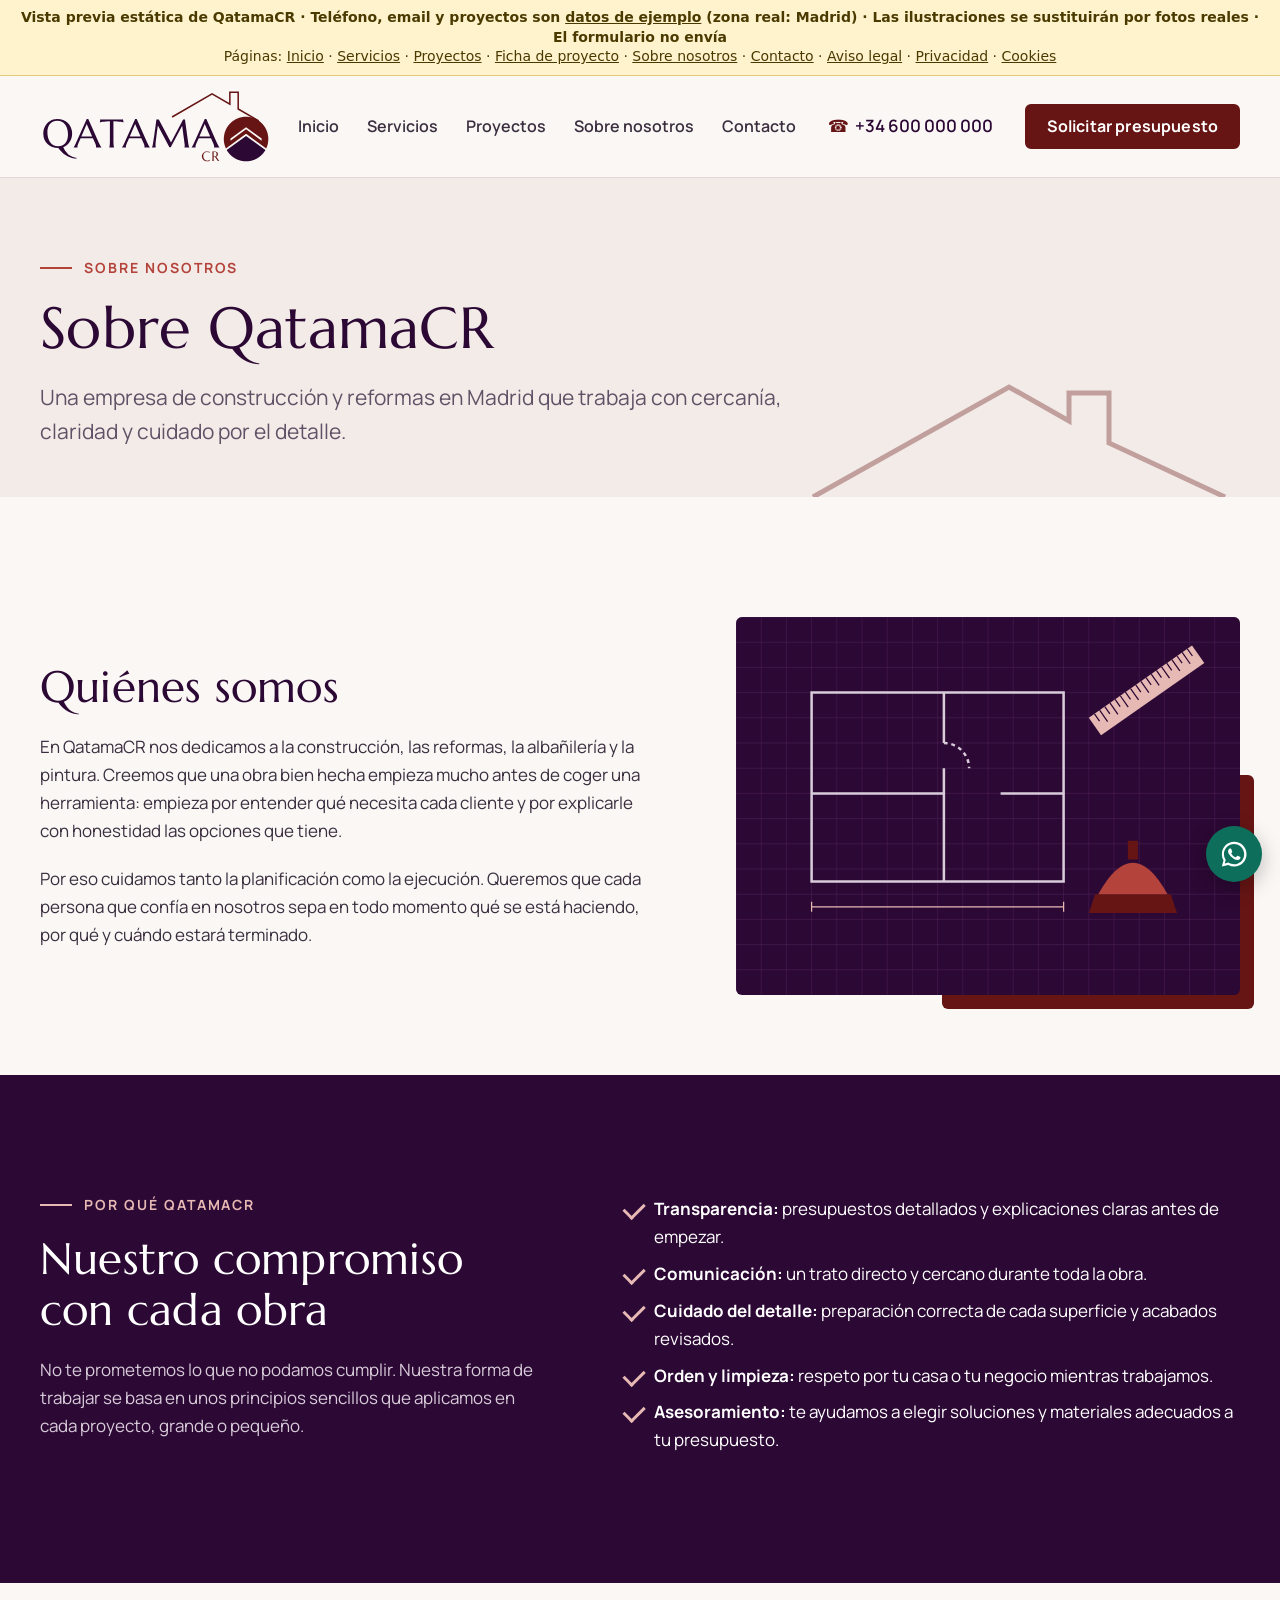
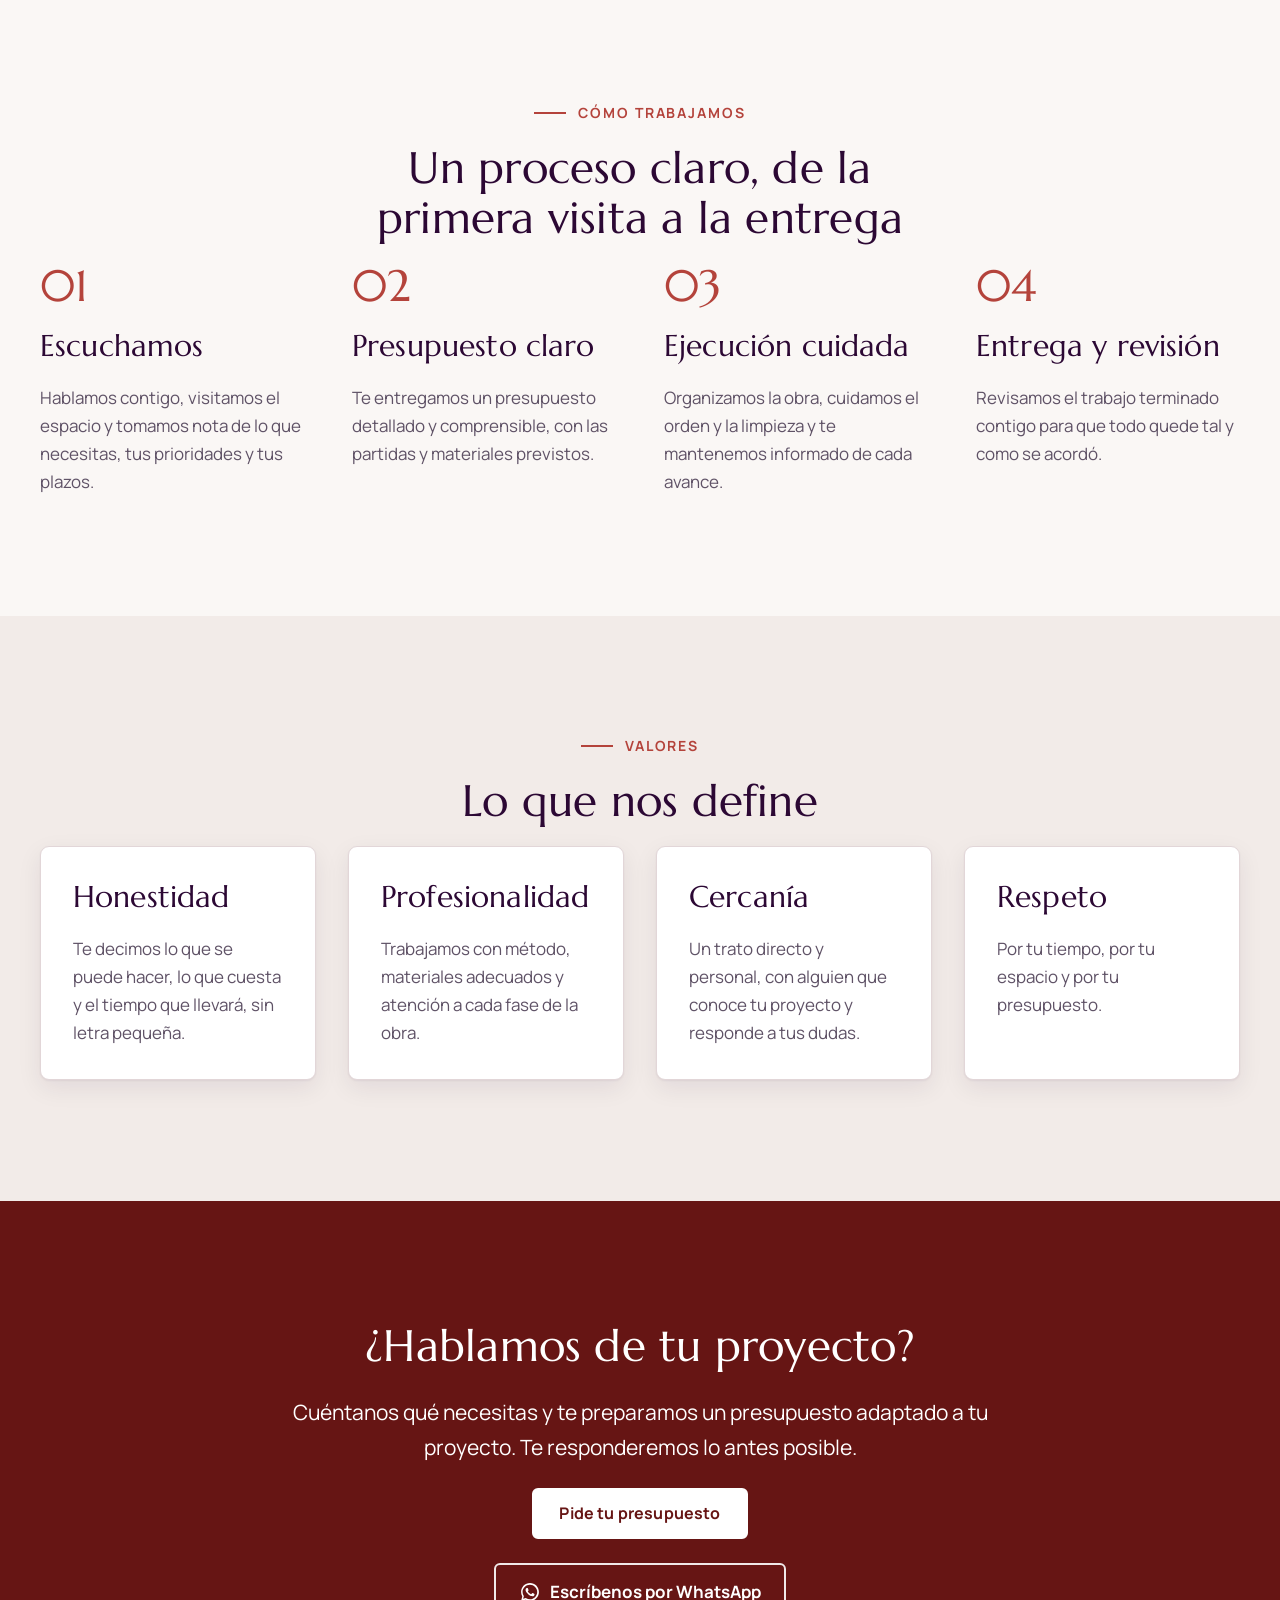
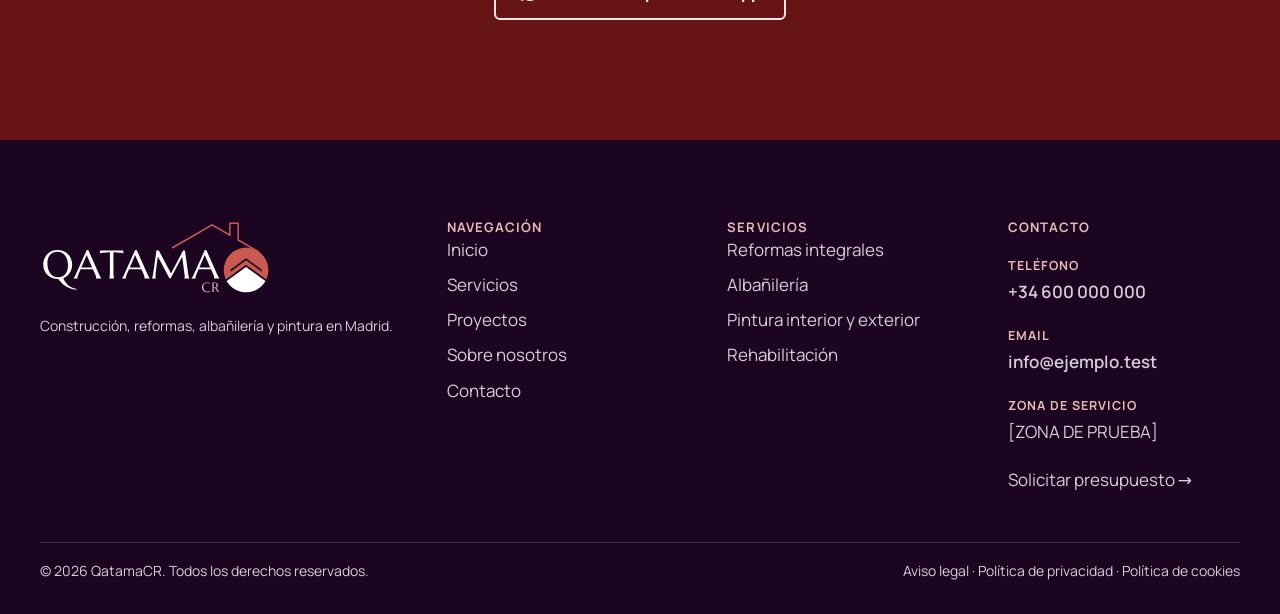
<file: sobre-nosotros.html>
<!DOCTYPE html>
<html lang="en-US">
<head>
	<meta charset="UTF-8" />
	<meta name="viewport" content="width=device-width, initial-scale=1" />
<meta name='robots' content='max-image-preview:large' />
<link rel="preload" href="assets/tema/assets/fonts/marcellus-latin-400.woff2" as="font" type="font/woff2" crossorigin>
<link rel="preload" href="assets/tema/assets/fonts/manrope-latin-variable.woff2" as="font" type="font/woff2" crossorigin>
<title>Sobre nosotros: empresa de reformas en Madrid | QatamaCR</title>
<link rel="icon" href="assets/tema/assets/images/logo/favicon.ico" sizes="any">
<link rel="icon" href="assets/tema/assets/images/logo/favicon.svg" type="image/svg+xml">
<link rel="apple-touch-icon" href="assets/tema/assets/images/logo/apple-touch-icon-180.png">
<meta name="theme-color" content="#2C0834">

<!-- SEO: QatamaCR Core -->
<meta name="description" content="Conoce QatamaCR, empresa de construcción y reformas en Madrid: nuestra forma de trabajar, nuestros valores y nuestro compromiso con cada obra.">
<meta property="og:locale" content="es_ES">
<meta property="og:type" content="website">
<meta property="og:site_name" content="QatamaCR">
<meta property="og:title" content="Sobre nosotros: empresa de reformas en Madrid | QatamaCR">
<meta property="og:description" content="Conoce QatamaCR, empresa de construcción y reformas en Madrid: nuestra forma de trabajar, nuestros valores y nuestro compromiso con cada obra.">
<meta property="og:url" content="#sobre-nosotros/">
<meta property="og:image" content="#wp-content/plugins/qatamacr-core/assets/qatamacr-og-1200x630.png">
<meta name="twitter:card" content="summary_large_image">
<script type="application/ld+json">{"@context":"https://schema.org","@graph":[{"@type":"BreadcrumbList","itemListElement":[{"@type":"ListItem","position":1,"name":"Inicio","item":"#"},{"@type":"ListItem","position":2,"name":"Sobre nosotros","item":"#sobre-nosotros/"}]}]}</script>
<script>
window._wpemojiSettings = {"baseUrl":"https:\/\/s.w.org\/images\/core\/emoji\/15.0.3\/72x72\/","ext":".png","svgUrl":"https:\/\/s.w.org\/images\/core\/emoji\/15.0.3\/svg\/","svgExt":".svg","source":{"concatemoji":"assets\/wp\/js\/wp-emoji-release.min.js"}};
/*! This file is auto-generated */
!function(i,n){var o,s,e;function c(e){try{var t={supportTests:e,timestamp:(new Date).valueOf()};sessionStorage.setItem(o,JSON.stringify(t))}catch(e){}}function p(e,t,n){e.clearRect(0,0,e.canvas.width,e.canvas.height),e.fillText(t,0,0);var t=new Uint32Array(e.getImageData(0,0,e.canvas.width,e.canvas.height).data),r=(e.clearRect(0,0,e.canvas.width,e.canvas.height),e.fillText(n,0,0),new Uint32Array(e.getImageData(0,0,e.canvas.width,e.canvas.height).data));return t.every(function(e,t){return e===r[t]})}function u(e,t,n){switch(t){case"flag":return n(e,"\ud83c\udff3\ufe0f\u200d\u26a7\ufe0f","\ud83c\udff3\ufe0f\u200b\u26a7\ufe0f")?!1:!n(e,"\ud83c\uddfa\ud83c\uddf3","\ud83c\uddfa\u200b\ud83c\uddf3")&&!n(e,"\ud83c\udff4\udb40\udc67\udb40\udc62\udb40\udc65\udb40\udc6e\udb40\udc67\udb40\udc7f","\ud83c\udff4\u200b\udb40\udc67\u200b\udb40\udc62\u200b\udb40\udc65\u200b\udb40\udc6e\u200b\udb40\udc67\u200b\udb40\udc7f");case"emoji":return!n(e,"\ud83d\udc26\u200d\u2b1b","\ud83d\udc26\u200b\u2b1b")}return!1}function f(e,t,n){var r="undefined"!=typeof WorkerGlobalScope&&self instanceof WorkerGlobalScope?new OffscreenCanvas(300,150):i.createElement("canvas"),a=r.getContext("2d",{willReadFrequently:!0}),o=(a.textBaseline="top",a.font="600 32px Arial",{});return e.forEach(function(e){o[e]=t(a,e,n)}),o}function t(e){var t=i.createElement("script");t.src=e,t.defer=!0,i.head.appendChild(t)}"undefined"!=typeof Promise&&(o="wpEmojiSettingsSupports",s=["flag","emoji"],n.supports={everything:!0,everythingExceptFlag:!0},e=new Promise(function(e){i.addEventListener("DOMContentLoaded",e,{once:!0})}),new Promise(function(t){var n=function(){try{var e=JSON.parse(sessionStorage.getItem(o));if("object"==typeof e&&"number"==typeof e.timestamp&&(new Date).valueOf()<e.timestamp+604800&&"object"==typeof e.supportTests)return e.supportTests}catch(e){}return null}();if(!n){if("undefined"!=typeof Worker&&"undefined"!=typeof OffscreenCanvas&&"undefined"!=typeof URL&&URL.createObjectURL&&"undefined"!=typeof Blob)try{var e="postMessage("+f.toString()+"("+[JSON.stringify(s),u.toString(),p.toString()].join(",")+"));",r=new Blob([e],{type:"text/javascript"}),a=new Worker(URL.createObjectURL(r),{name:"wpTestEmojiSupports"});return void(a.onmessage=function(e){c(n=e.data),a.terminate(),t(n)})}catch(e){}c(n=f(s,u,p))}t(n)}).then(function(e){for(var t in e)n.supports[t]=e[t],n.supports.everything=n.supports.everything&&n.supports[t],"flag"!==t&&(n.supports.everythingExceptFlag=n.supports.everythingExceptFlag&&n.supports[t]);n.supports.everythingExceptFlag=n.supports.everythingExceptFlag&&!n.supports.flag,n.DOMReady=!1,n.readyCallback=function(){n.DOMReady=!0}}).then(function(){return e}).then(function(){var e;n.supports.everything||(n.readyCallback(),(e=n.source||{}).concatemoji?t(e.concatemoji):e.wpemoji&&e.twemoji&&(t(e.twemoji),t(e.wpemoji)))}))}((window,document),window._wpemojiSettings);
</script>
<style id='wp-block-site-logo-inline-css'>
.wp-block-site-logo{box-sizing:border-box;line-height:0}.wp-block-site-logo a{display:inline-block;line-height:0}.wp-block-site-logo.is-default-size img{height:auto;width:120px}.wp-block-site-logo img{height:auto;max-width:100%}.wp-block-site-logo a,.wp-block-site-logo img{border-radius:inherit}.wp-block-site-logo.aligncenter{margin-left:auto;margin-right:auto;text-align:center}:root :where(.wp-block-site-logo.is-style-rounded){border-radius:9999px}
</style>
<style id='wp-block-navigation-link-inline-css'>
.wp-block-navigation .wp-block-navigation-item__label{overflow-wrap:break-word}.wp-block-navigation .wp-block-navigation-item__description{display:none}.link-ui-tools{border-top:1px solid #f0f0f0;padding:8px}.link-ui-block-inserter{padding-top:8px}.link-ui-block-inserter__back{margin-left:8px;text-transform:uppercase}
</style>
<link rel='stylesheet' id='wp-block-navigation-css' href='assets/wp/blocks/navigation/style.min.css' media='all' />
<style id='wp-block-button-inline-css'>
.wp-block-button__link{box-sizing:border-box;cursor:pointer;display:inline-block;text-align:center;word-break:break-word}.wp-block-button__link.aligncenter{text-align:center}.wp-block-button__link.alignright{text-align:right}:where(.wp-block-button__link){border-radius:9999px;box-shadow:none;padding:calc(.667em + 2px) calc(1.333em + 2px);text-decoration:none}.wp-block-button[style*=text-decoration] .wp-block-button__link{text-decoration:inherit}.wp-block-buttons>.wp-block-button.has-custom-width{max-width:none}.wp-block-buttons>.wp-block-button.has-custom-width .wp-block-button__link{width:100%}.wp-block-buttons>.wp-block-button.has-custom-font-size .wp-block-button__link{font-size:inherit}.wp-block-buttons>.wp-block-button.wp-block-button__width-25{width:calc(25% - var(--wp--style--block-gap, .5em)*.75)}.wp-block-buttons>.wp-block-button.wp-block-button__width-50{width:calc(50% - var(--wp--style--block-gap, .5em)*.5)}.wp-block-buttons>.wp-block-button.wp-block-button__width-75{width:calc(75% - var(--wp--style--block-gap, .5em)*.25)}.wp-block-buttons>.wp-block-button.wp-block-button__width-100{flex-basis:100%;width:100%}.wp-block-buttons.is-vertical>.wp-block-button.wp-block-button__width-25{width:25%}.wp-block-buttons.is-vertical>.wp-block-button.wp-block-button__width-50{width:50%}.wp-block-buttons.is-vertical>.wp-block-button.wp-block-button__width-75{width:75%}.wp-block-button.is-style-squared,.wp-block-button__link.wp-block-button.is-style-squared{border-radius:0}.wp-block-button.no-border-radius,.wp-block-button__link.no-border-radius{border-radius:0!important}:root :where(.wp-block-button .wp-block-button__link.is-style-outline),:root :where(.wp-block-button.is-style-outline>.wp-block-button__link){border:2px solid;padding:.667em 1.333em}:root :where(.wp-block-button .wp-block-button__link.is-style-outline:not(.has-text-color)),:root :where(.wp-block-button.is-style-outline>.wp-block-button__link:not(.has-text-color)){color:currentColor}:root :where(.wp-block-button .wp-block-button__link.is-style-outline:not(.has-background)),:root :where(.wp-block-button.is-style-outline>.wp-block-button__link:not(.has-background)){background-color:initial;background-image:none}
</style>
<style id='wp-block-buttons-inline-css'>
.wp-block-buttons.is-vertical{flex-direction:column}.wp-block-buttons.is-vertical>.wp-block-button:last-child{margin-bottom:0}.wp-block-buttons>.wp-block-button{display:inline-block;margin:0}.wp-block-buttons.is-content-justification-left{justify-content:flex-start}.wp-block-buttons.is-content-justification-left.is-vertical{align-items:flex-start}.wp-block-buttons.is-content-justification-center{justify-content:center}.wp-block-buttons.is-content-justification-center.is-vertical{align-items:center}.wp-block-buttons.is-content-justification-right{justify-content:flex-end}.wp-block-buttons.is-content-justification-right.is-vertical{align-items:flex-end}.wp-block-buttons.is-content-justification-space-between{justify-content:space-between}.wp-block-buttons.aligncenter{text-align:center}.wp-block-buttons:not(.is-content-justification-space-between,.is-content-justification-right,.is-content-justification-left,.is-content-justification-center) .wp-block-button.aligncenter{margin-left:auto;margin-right:auto;width:100%}.wp-block-buttons[style*=text-decoration] .wp-block-button,.wp-block-buttons[style*=text-decoration] .wp-block-button__link{text-decoration:inherit}.wp-block-buttons.has-custom-font-size .wp-block-button__link{font-size:inherit}.wp-block-button.aligncenter{text-align:center}
</style>
<style id='wp-block-group-inline-css'>
.wp-block-group{box-sizing:border-box}:where(.wp-block-group.wp-block-group-is-layout-constrained){position:relative}
</style>
<style id='wp-block-group-theme-inline-css'>
:where(.wp-block-group.has-background){padding:1.25em 2.375em}
</style>
<style id='wp-block-template-part-theme-inline-css'>
:root :where(.wp-block-template-part.has-background){margin-bottom:0;margin-top:0;padding:1.25em 2.375em}
</style>
<style id='wp-block-paragraph-inline-css'>
.is-small-text{font-size:.875em}.is-regular-text{font-size:1em}.is-large-text{font-size:2.25em}.is-larger-text{font-size:3em}.has-drop-cap:not(:focus):first-letter{float:left;font-size:8.4em;font-style:normal;font-weight:100;line-height:.68;margin:.05em .1em 0 0;text-transform:uppercase}body.rtl .has-drop-cap:not(:focus):first-letter{float:none;margin-left:.1em}p.has-drop-cap.has-background{overflow:hidden}:root :where(p.has-background){padding:1.25em 2.375em}:where(p.has-text-color:not(.has-link-color)) a{color:inherit}p.has-text-align-left[style*="writing-mode:vertical-lr"],p.has-text-align-right[style*="writing-mode:vertical-rl"]{rotate:180deg}
</style>
<style id='wp-block-heading-inline-css'>
h1.has-background,h2.has-background,h3.has-background,h4.has-background,h5.has-background,h6.has-background{padding:1.25em 2.375em}h1.has-text-align-left[style*=writing-mode]:where([style*=vertical-lr]),h1.has-text-align-right[style*=writing-mode]:where([style*=vertical-rl]),h2.has-text-align-left[style*=writing-mode]:where([style*=vertical-lr]),h2.has-text-align-right[style*=writing-mode]:where([style*=vertical-rl]),h3.has-text-align-left[style*=writing-mode]:where([style*=vertical-lr]),h3.has-text-align-right[style*=writing-mode]:where([style*=vertical-rl]),h4.has-text-align-left[style*=writing-mode]:where([style*=vertical-lr]),h4.has-text-align-right[style*=writing-mode]:where([style*=vertical-rl]),h5.has-text-align-left[style*=writing-mode]:where([style*=vertical-lr]),h5.has-text-align-right[style*=writing-mode]:where([style*=vertical-rl]),h6.has-text-align-left[style*=writing-mode]:where([style*=vertical-lr]),h6.has-text-align-right[style*=writing-mode]:where([style*=vertical-rl]){rotate:180deg}
</style>
<style id='wp-block-image-inline-css'>
.wp-block-image img{box-sizing:border-box;height:auto;max-width:100%;vertical-align:bottom}.wp-block-image[style*=border-radius] img,.wp-block-image[style*=border-radius]>a{border-radius:inherit}.wp-block-image.has-custom-border img{box-sizing:border-box}.wp-block-image.aligncenter{text-align:center}.wp-block-image.alignfull img,.wp-block-image.alignwide img{height:auto;width:100%}.wp-block-image .aligncenter,.wp-block-image .alignleft,.wp-block-image .alignright,.wp-block-image.aligncenter,.wp-block-image.alignleft,.wp-block-image.alignright{display:table}.wp-block-image .aligncenter>figcaption,.wp-block-image .alignleft>figcaption,.wp-block-image .alignright>figcaption,.wp-block-image.aligncenter>figcaption,.wp-block-image.alignleft>figcaption,.wp-block-image.alignright>figcaption{caption-side:bottom;display:table-caption}.wp-block-image .alignleft{float:left;margin:.5em 1em .5em 0}.wp-block-image .alignright{float:right;margin:.5em 0 .5em 1em}.wp-block-image .aligncenter{margin-left:auto;margin-right:auto}.wp-block-image :where(figcaption){margin-bottom:1em;margin-top:.5em}.wp-block-image.is-style-circle-mask img{border-radius:9999px}@supports ((-webkit-mask-image:none) or (mask-image:none)) or (-webkit-mask-image:none){.wp-block-image.is-style-circle-mask img{border-radius:0;-webkit-mask-image:url('data:image/svg+xml;utf8,<svg viewBox="0 0 100 100" xmlns="http://www.w3.org/2000/svg"><circle cx="50" cy="50" r="50"/></svg>');mask-image:url('data:image/svg+xml;utf8,<svg viewBox="0 0 100 100" xmlns="http://www.w3.org/2000/svg"><circle cx="50" cy="50" r="50"/></svg>');mask-mode:alpha;-webkit-mask-position:center;mask-position:center;-webkit-mask-repeat:no-repeat;mask-repeat:no-repeat;-webkit-mask-size:contain;mask-size:contain}}:root :where(.wp-block-image.is-style-rounded img,.wp-block-image .is-style-rounded img){border-radius:9999px}.wp-block-image figure{margin:0}.wp-lightbox-container{display:flex;flex-direction:column;position:relative}.wp-lightbox-container img{cursor:zoom-in}.wp-lightbox-container img:hover+button{opacity:1}.wp-lightbox-container button{align-items:center;-webkit-backdrop-filter:blur(16px) saturate(180%);backdrop-filter:blur(16px) saturate(180%);background-color:#5a5a5a40;border:none;border-radius:4px;cursor:zoom-in;display:flex;height:20px;justify-content:center;opacity:0;padding:0;position:absolute;right:16px;text-align:center;top:16px;transition:opacity .2s ease;width:20px;z-index:100}.wp-lightbox-container button:focus-visible{outline:3px auto #5a5a5a40;outline:3px auto -webkit-focus-ring-color;outline-offset:3px}.wp-lightbox-container button:hover{cursor:pointer;opacity:1}.wp-lightbox-container button:focus{opacity:1}.wp-lightbox-container button:focus,.wp-lightbox-container button:hover,.wp-lightbox-container button:not(:hover):not(:active):not(.has-background){background-color:#5a5a5a40;border:none}.wp-lightbox-overlay{box-sizing:border-box;cursor:zoom-out;height:100vh;left:0;overflow:hidden;position:fixed;top:0;visibility:hidden;width:100%;z-index:100000}.wp-lightbox-overlay .close-button{align-items:center;cursor:pointer;display:flex;justify-content:center;min-height:40px;min-width:40px;padding:0;position:absolute;right:calc(env(safe-area-inset-right) + 16px);top:calc(env(safe-area-inset-top) + 16px);z-index:5000000}.wp-lightbox-overlay .close-button:focus,.wp-lightbox-overlay .close-button:hover,.wp-lightbox-overlay .close-button:not(:hover):not(:active):not(.has-background){background:none;border:none}.wp-lightbox-overlay .lightbox-image-container{height:var(--wp--lightbox-container-height);left:50%;overflow:hidden;position:absolute;top:50%;transform:translate(-50%,-50%);transform-origin:top left;width:var(--wp--lightbox-container-width);z-index:9999999999}.wp-lightbox-overlay .wp-block-image{align-items:center;box-sizing:border-box;display:flex;height:100%;justify-content:center;margin:0;position:relative;transform-origin:0 0;width:100%;z-index:3000000}.wp-lightbox-overlay .wp-block-image img{height:var(--wp--lightbox-image-height);min-height:var(--wp--lightbox-image-height);min-width:var(--wp--lightbox-image-width);width:var(--wp--lightbox-image-width)}.wp-lightbox-overlay .wp-block-image figcaption{display:none}.wp-lightbox-overlay button{background:none;border:none}.wp-lightbox-overlay .scrim{background-color:#fff;height:100%;opacity:.9;position:absolute;width:100%;z-index:2000000}.wp-lightbox-overlay.active{animation:turn-on-visibility .25s both;visibility:visible}.wp-lightbox-overlay.active img{animation:turn-on-visibility .35s both}.wp-lightbox-overlay.show-closing-animation:not(.active){animation:turn-off-visibility .35s both}.wp-lightbox-overlay.show-closing-animation:not(.active) img{animation:turn-off-visibility .25s both}@media (prefers-reduced-motion:no-preference){.wp-lightbox-overlay.zoom.active{animation:none;opacity:1;visibility:visible}.wp-lightbox-overlay.zoom.active .lightbox-image-container{animation:lightbox-zoom-in .4s}.wp-lightbox-overlay.zoom.active .lightbox-image-container img{animation:none}.wp-lightbox-overlay.zoom.active .scrim{animation:turn-on-visibility .4s forwards}.wp-lightbox-overlay.zoom.show-closing-animation:not(.active){animation:none}.wp-lightbox-overlay.zoom.show-closing-animation:not(.active) .lightbox-image-container{animation:lightbox-zoom-out .4s}.wp-lightbox-overlay.zoom.show-closing-animation:not(.active) .lightbox-image-container img{animation:none}.wp-lightbox-overlay.zoom.show-closing-animation:not(.active) .scrim{animation:turn-off-visibility .4s forwards}}@keyframes turn-on-visibility{0%{opacity:0}to{opacity:1}}@keyframes turn-off-visibility{0%{opacity:1;visibility:visible}99%{opacity:0;visibility:visible}to{opacity:0;visibility:hidden}}@keyframes lightbox-zoom-in{0%{transform:translate(calc((-100vw + var(--wp--lightbox-scrollbar-width))/2 + var(--wp--lightbox-initial-left-position)),calc(-50vh + var(--wp--lightbox-initial-top-position))) scale(var(--wp--lightbox-scale))}to{transform:translate(-50%,-50%) scale(1)}}@keyframes lightbox-zoom-out{0%{transform:translate(-50%,-50%) scale(1);visibility:visible}99%{visibility:visible}to{transform:translate(calc((-100vw + var(--wp--lightbox-scrollbar-width))/2 + var(--wp--lightbox-initial-left-position)),calc(-50vh + var(--wp--lightbox-initial-top-position))) scale(var(--wp--lightbox-scale));visibility:hidden}}
</style>
<style id='wp-block-image-theme-inline-css'>
:root :where(.wp-block-image figcaption){color:#555;font-size:13px;text-align:center}.is-dark-theme :root :where(.wp-block-image figcaption){color:#ffffffa6}.wp-block-image{margin:0 0 1em}
</style>
<style id='wp-block-columns-inline-css'>
.wp-block-columns{align-items:normal!important;box-sizing:border-box;display:flex;flex-wrap:wrap!important}@media (min-width:782px){.wp-block-columns{flex-wrap:nowrap!important}}.wp-block-columns.are-vertically-aligned-top{align-items:flex-start}.wp-block-columns.are-vertically-aligned-center{align-items:center}.wp-block-columns.are-vertically-aligned-bottom{align-items:flex-end}@media (max-width:781px){.wp-block-columns:not(.is-not-stacked-on-mobile)>.wp-block-column{flex-basis:100%!important}}@media (min-width:782px){.wp-block-columns:not(.is-not-stacked-on-mobile)>.wp-block-column{flex-basis:0;flex-grow:1}.wp-block-columns:not(.is-not-stacked-on-mobile)>.wp-block-column[style*=flex-basis]{flex-grow:0}}.wp-block-columns.is-not-stacked-on-mobile{flex-wrap:nowrap!important}.wp-block-columns.is-not-stacked-on-mobile>.wp-block-column{flex-basis:0;flex-grow:1}.wp-block-columns.is-not-stacked-on-mobile>.wp-block-column[style*=flex-basis]{flex-grow:0}:where(.wp-block-columns){margin-bottom:1.75em}:where(.wp-block-columns.has-background){padding:1.25em 2.375em}.wp-block-column{flex-grow:1;min-width:0;overflow-wrap:break-word;word-break:break-word}.wp-block-column.is-vertically-aligned-top{align-self:flex-start}.wp-block-column.is-vertically-aligned-center{align-self:center}.wp-block-column.is-vertically-aligned-bottom{align-self:flex-end}.wp-block-column.is-vertically-aligned-stretch{align-self:stretch}.wp-block-column.is-vertically-aligned-bottom,.wp-block-column.is-vertically-aligned-center,.wp-block-column.is-vertically-aligned-top{width:100%}
</style>
<style id='wp-block-list-inline-css'>
ol,ul{box-sizing:border-box}:root :where(ul.has-background,ol.has-background){padding:1.25em 2.375em}
</style>
<style id='wp-emoji-styles-inline-css'>

	img.wp-smiley, img.emoji {
		display: inline !important;
		border: none !important;
		box-shadow: none !important;
		height: 1em !important;
		width: 1em !important;
		margin: 0 0.07em !important;
		vertical-align: -0.1em !important;
		background: none !important;
		padding: 0 !important;
	}
</style>
<style id='wp-block-library-inline-css'>
:root{--wp-admin-theme-color:#007cba;--wp-admin-theme-color--rgb:0,124,186;--wp-admin-theme-color-darker-10:#006ba1;--wp-admin-theme-color-darker-10--rgb:0,107,161;--wp-admin-theme-color-darker-20:#005a87;--wp-admin-theme-color-darker-20--rgb:0,90,135;--wp-admin-border-width-focus:2px;--wp-block-synced-color:#7a00df;--wp-block-synced-color--rgb:122,0,223;--wp-bound-block-color:var(--wp-block-synced-color)}@media (min-resolution:192dpi){:root{--wp-admin-border-width-focus:1.5px}}.wp-element-button{cursor:pointer}:root{--wp--preset--font-size--normal:16px;--wp--preset--font-size--huge:42px}:root .has-very-light-gray-background-color{background-color:#eee}:root .has-very-dark-gray-background-color{background-color:#313131}:root .has-very-light-gray-color{color:#eee}:root .has-very-dark-gray-color{color:#313131}:root .has-vivid-green-cyan-to-vivid-cyan-blue-gradient-background{background:linear-gradient(135deg,#00d084,#0693e3)}:root .has-purple-crush-gradient-background{background:linear-gradient(135deg,#34e2e4,#4721fb 50%,#ab1dfe)}:root .has-hazy-dawn-gradient-background{background:linear-gradient(135deg,#faaca8,#dad0ec)}:root .has-subdued-olive-gradient-background{background:linear-gradient(135deg,#fafae1,#67a671)}:root .has-atomic-cream-gradient-background{background:linear-gradient(135deg,#fdd79a,#004a59)}:root .has-nightshade-gradient-background{background:linear-gradient(135deg,#330968,#31cdcf)}:root .has-midnight-gradient-background{background:linear-gradient(135deg,#020381,#2874fc)}.has-regular-font-size{font-size:1em}.has-larger-font-size{font-size:2.625em}.has-normal-font-size{font-size:var(--wp--preset--font-size--normal)}.has-huge-font-size{font-size:var(--wp--preset--font-size--huge)}.has-text-align-center{text-align:center}.has-text-align-left{text-align:left}.has-text-align-right{text-align:right}#end-resizable-editor-section{display:none}.aligncenter{clear:both}.items-justified-left{justify-content:flex-start}.items-justified-center{justify-content:center}.items-justified-right{justify-content:flex-end}.items-justified-space-between{justify-content:space-between}.screen-reader-text{border:0;clip:rect(1px,1px,1px,1px);clip-path:inset(50%);height:1px;margin:-1px;overflow:hidden;padding:0;position:absolute;width:1px;word-wrap:normal!important}.screen-reader-text:focus{background-color:#ddd;clip:auto!important;clip-path:none;color:#444;display:block;font-size:1em;height:auto;left:5px;line-height:normal;padding:15px 23px 14px;text-decoration:none;top:5px;width:auto;z-index:100000}html :where(.has-border-color){border-style:solid}html :where([style*=border-top-color]){border-top-style:solid}html :where([style*=border-right-color]){border-right-style:solid}html :where([style*=border-bottom-color]){border-bottom-style:solid}html :where([style*=border-left-color]){border-left-style:solid}html :where([style*=border-width]){border-style:solid}html :where([style*=border-top-width]){border-top-style:solid}html :where([style*=border-right-width]){border-right-style:solid}html :where([style*=border-bottom-width]){border-bottom-style:solid}html :where([style*=border-left-width]){border-left-style:solid}html :where(img[class*=wp-image-]){height:auto;max-width:100%}:where(figure){margin:0 0 1em}html :where(.is-position-sticky){--wp-admin--admin-bar--position-offset:var(--wp-admin--admin-bar--height,0px)}@media screen and (max-width:600px){html :where(.is-position-sticky){--wp-admin--admin-bar--position-offset:0px}}
</style>
<link rel='stylesheet' id='qatamacr-core-css' href='assets/plugin/assets/qatamacr-core.css' media='all' />
<style id='global-styles-inline-css'>
:root{--wp--preset--aspect-ratio--square: 1;--wp--preset--aspect-ratio--4-3: 4/3;--wp--preset--aspect-ratio--3-4: 3/4;--wp--preset--aspect-ratio--3-2: 3/2;--wp--preset--aspect-ratio--2-3: 2/3;--wp--preset--aspect-ratio--16-9: 16/9;--wp--preset--aspect-ratio--9-16: 9/16;--wp--preset--color--black: #000000;--wp--preset--color--cyan-bluish-gray: #abb8c3;--wp--preset--color--white: #ffffff;--wp--preset--color--pale-pink: #f78da7;--wp--preset--color--vivid-red: #cf2e2e;--wp--preset--color--luminous-vivid-orange: #ff6900;--wp--preset--color--luminous-vivid-amber: #fcb900;--wp--preset--color--light-green-cyan: #7bdcb5;--wp--preset--color--vivid-green-cyan: #00d084;--wp--preset--color--pale-cyan-blue: #8ed1fc;--wp--preset--color--vivid-cyan-blue: #0693e3;--wp--preset--color--vivid-purple: #9b51e0;--wp--preset--color--berenjena: #2C0834;--wp--preset--color--berenjena-oscuro: #1C0521;--wp--preset--color--berenjena-medio: #4A1F55;--wp--preset--color--burdeos: #661514;--wp--preset--color--burdeos-oscuro: #4A0F0E;--wp--preset--color--teja: #B4433B;--wp--preset--color--rosa-teja: #E7B9B4;--wp--preset--color--lila-claro: #D8CCDA;--wp--preset--color--texto: #3A2E3F;--wp--preset--color--texto-suave: #5F5266;--wp--preset--color--borde: #E2D6D8;--wp--preset--color--superficie: #F2EBE8;--wp--preset--color--fondo: #FAF7F5;--wp--preset--color--blanco: #FFFFFF;--wp--preset--gradient--vivid-cyan-blue-to-vivid-purple: linear-gradient(135deg,rgba(6,147,227,1) 0%,rgb(155,81,224) 100%);--wp--preset--gradient--light-green-cyan-to-vivid-green-cyan: linear-gradient(135deg,rgb(122,220,180) 0%,rgb(0,208,130) 100%);--wp--preset--gradient--luminous-vivid-amber-to-luminous-vivid-orange: linear-gradient(135deg,rgba(252,185,0,1) 0%,rgba(255,105,0,1) 100%);--wp--preset--gradient--luminous-vivid-orange-to-vivid-red: linear-gradient(135deg,rgba(255,105,0,1) 0%,rgb(207,46,46) 100%);--wp--preset--gradient--very-light-gray-to-cyan-bluish-gray: linear-gradient(135deg,rgb(238,238,238) 0%,rgb(169,184,195) 100%);--wp--preset--gradient--cool-to-warm-spectrum: linear-gradient(135deg,rgb(74,234,220) 0%,rgb(151,120,209) 20%,rgb(207,42,186) 40%,rgb(238,44,130) 60%,rgb(251,105,98) 80%,rgb(254,248,76) 100%);--wp--preset--gradient--blush-light-purple: linear-gradient(135deg,rgb(255,206,236) 0%,rgb(152,150,240) 100%);--wp--preset--gradient--blush-bordeaux: linear-gradient(135deg,rgb(254,205,165) 0%,rgb(254,45,45) 50%,rgb(107,0,62) 100%);--wp--preset--gradient--luminous-dusk: linear-gradient(135deg,rgb(255,203,112) 0%,rgb(199,81,192) 50%,rgb(65,88,208) 100%);--wp--preset--gradient--pale-ocean: linear-gradient(135deg,rgb(255,245,203) 0%,rgb(182,227,212) 50%,rgb(51,167,181) 100%);--wp--preset--gradient--electric-grass: linear-gradient(135deg,rgb(202,248,128) 0%,rgb(113,206,126) 100%);--wp--preset--gradient--midnight: linear-gradient(135deg,rgb(2,3,129) 0%,rgb(40,116,252) 100%);--wp--preset--font-size--small: 13px;--wp--preset--font-size--medium: clamp(14px, 0.875rem + ((1vw - 3.2px) * 0.652), 20px);--wp--preset--font-size--large: clamp(22.041px, 1.378rem + ((1vw - 3.2px) * 1.517), 36px);--wp--preset--font-size--x-large: clamp(25.014px, 1.563rem + ((1vw - 3.2px) * 1.846), 42px);--wp--preset--font-size--pequeno: 0.875rem;--wp--preset--font-size--base: 1.0625rem;--wp--preset--font-size--destacado: clamp(1.125rem, 1.125rem + ((1vw - 0.2rem) * 0.327), 1.3125rem);--wp--preset--font-size--grande: clamp(1.4rem, 1.4rem + ((1vw - 0.2rem) * 0.826), 1.875rem);--wp--preset--font-size--muy-grande: clamp(1.875rem, 1.875rem + ((1vw - 0.2rem) * 1.522), 2.75rem);--wp--preset--font-size--enorme: clamp(2.25rem, 2.25rem + ((1vw - 0.2rem) * 2.348), 3.6rem);--wp--preset--font-family--titulares: Marcellus, 'Times New Roman', Georgia, serif;--wp--preset--font-family--texto: Manrope, system-ui, -apple-system, 'Segoe UI', Roboto, Arial, sans-serif;--wp--preset--spacing--20: 0.75rem;--wp--preset--spacing--30: 1rem;--wp--preset--spacing--40: clamp(1.5rem, 3vw, 2rem);--wp--preset--spacing--50: clamp(2rem, 5vw, 3rem);--wp--preset--spacing--60: clamp(3rem, 7vw, 5rem);--wp--preset--spacing--70: clamp(4rem, 10vw, 7.5rem);--wp--preset--spacing--80: 5.06rem;--wp--preset--spacing--10: 0.5rem;--wp--preset--shadow--natural: 6px 6px 9px rgba(0, 0, 0, 0.2);--wp--preset--shadow--deep: 12px 12px 50px rgba(0, 0, 0, 0.4);--wp--preset--shadow--sharp: 6px 6px 0px rgba(0, 0, 0, 0.2);--wp--preset--shadow--outlined: 6px 6px 0px -3px rgba(255, 255, 255, 1), 6px 6px rgba(0, 0, 0, 1);--wp--preset--shadow--crisp: 6px 6px 0px rgba(0, 0, 0, 1);--wp--preset--shadow--suave: 0 1px 2px rgba(44, 8, 52, 0.06), 0 8px 24px rgba(44, 8, 52, 0.08);--wp--preset--shadow--elevada: 0 2px 4px rgba(44, 8, 52, 0.08), 0 18px 40px rgba(44, 8, 52, 0.14);--wp--custom--radio: 6px;--wp--custom--transicion: 180ms ease;}:root { --wp--style--global--content-size: 760px;--wp--style--global--wide-size: 1240px; }:where(body) { margin: 0; }.wp-site-blocks { padding-top: var(--wp--style--root--padding-top); padding-bottom: var(--wp--style--root--padding-bottom); }.has-global-padding { padding-right: var(--wp--style--root--padding-right); padding-left: var(--wp--style--root--padding-left); }.has-global-padding > .alignfull { margin-right: calc(var(--wp--style--root--padding-right) * -1); margin-left: calc(var(--wp--style--root--padding-left) * -1); }.has-global-padding :where(:not(.alignfull.is-layout-flow) > .has-global-padding:not(.wp-block-block, .alignfull)) { padding-right: 0; padding-left: 0; }.has-global-padding :where(:not(.alignfull.is-layout-flow) > .has-global-padding:not(.wp-block-block, .alignfull)) > .alignfull { margin-left: 0; margin-right: 0; }.wp-site-blocks > .alignleft { float: left; margin-right: 2em; }.wp-site-blocks > .alignright { float: right; margin-left: 2em; }.wp-site-blocks > .aligncenter { justify-content: center; margin-left: auto; margin-right: auto; }:where(.wp-site-blocks) > * { margin-block-start: 1.25rem; margin-block-end: 0; }:where(.wp-site-blocks) > :first-child { margin-block-start: 0; }:where(.wp-site-blocks) > :last-child { margin-block-end: 0; }:root { --wp--style--block-gap: 1.25rem; }.is-layout-flow  > :first-child{margin-block-start: 0;}.is-layout-flow  > :last-child{margin-block-end: 0;}.is-layout-flow  > *{margin-block-start: 1.25rem;margin-block-end: 0;}.is-layout-constrained  > :first-child{margin-block-start: 0;}.is-layout-constrained  > :last-child{margin-block-end: 0;}.is-layout-constrained  > *{margin-block-start: 1.25rem;margin-block-end: 0;}.is-layout-flex {gap: 1.25rem;}.is-layout-grid {gap: 1.25rem;}.is-layout-flow > .alignleft{float: left;margin-inline-start: 0;margin-inline-end: 2em;}.is-layout-flow > .alignright{float: right;margin-inline-start: 2em;margin-inline-end: 0;}.is-layout-flow > .aligncenter{margin-left: auto !important;margin-right: auto !important;}.is-layout-constrained > .alignleft{float: left;margin-inline-start: 0;margin-inline-end: 2em;}.is-layout-constrained > .alignright{float: right;margin-inline-start: 2em;margin-inline-end: 0;}.is-layout-constrained > .aligncenter{margin-left: auto !important;margin-right: auto !important;}.is-layout-constrained > :where(:not(.alignleft):not(.alignright):not(.alignfull)){max-width: var(--wp--style--global--content-size);margin-left: auto !important;margin-right: auto !important;}.is-layout-constrained > .alignwide{max-width: var(--wp--style--global--wide-size);}body .is-layout-flex{display: flex;}.is-layout-flex{flex-wrap: wrap;align-items: center;}.is-layout-flex > :is(*, div){margin: 0;}body .is-layout-grid{display: grid;}.is-layout-grid > :is(*, div){margin: 0;}:root :where(body){background-color: var(--wp--preset--color--fondo);color: var(--wp--preset--color--texto);font-family: var(--wp--preset--font-family--texto);font-size: var(--wp--preset--font-size--base);font-weight: 400;line-height: 1.65;--wp--style--root--padding-top: 0;--wp--style--root--padding-right: clamp(1.25rem, 4vw, 2.5rem);--wp--style--root--padding-bottom: 0;--wp--style--root--padding-left: clamp(1.25rem, 4vw, 2.5rem);}:root :where(a:where(:not(.wp-element-button))){color: var(--wp--preset--color--burdeos);text-decoration: underline;}:root :where(a:where(:not(.wp-element-button)):hover){color: var(--wp--preset--color--berenjena);}:root :where(a:where(:not(.wp-element-button)):focus){color: var(--wp--preset--color--berenjena);}:root :where(h1, h2, h3, h4, h5, h6){color: var(--wp--preset--color--berenjena);font-family: var(--wp--preset--font-family--titulares);font-weight: 400;letter-spacing: 0.005em;line-height: 1.15;}:root :where(h1){font-size: var(--wp--preset--font-size--enorme);line-height: 1.08;}:root :where(h2){font-size: var(--wp--preset--font-size--muy-grande);}:root :where(h3){font-size: var(--wp--preset--font-size--grande);line-height: 1.2;}:root :where(h4){font-family: var(--wp--preset--font-family--texto);font-size: var(--wp--preset--font-size--destacado);font-weight: 700;line-height: 1.3;}:root :where(h5){font-family: var(--wp--preset--font-family--texto);font-size: var(--wp--preset--font-size--base);font-weight: 700;}:root :where(h6){font-family: var(--wp--preset--font-family--texto);font-size: var(--wp--preset--font-size--pequeno);font-weight: 700;letter-spacing: 0.08em;text-transform: uppercase;}:root :where(.wp-element-button, .wp-block-button__link){background-color: var(--wp--preset--color--burdeos);border-radius: var(--wp--custom--radio);border-color: var(--wp--preset--color--burdeos);border-width: 2px;border-style: solid;color: var(--wp--preset--color--blanco);font-family: var(--wp--preset--font-family--texto);font-size: clamp(0.875rem, 0.875rem + ((1vw - 0.2rem) * 0.217), 1rem);font-weight: 700;letter-spacing: 0.01em;line-height: 1.2;padding-top: 0.85rem;padding-right: 1.6rem;padding-bottom: 0.85rem;padding-left: 1.6rem;text-decoration: none;}:root :where(.wp-element-button:hover, .wp-block-button__link:hover){background-color: var(--wp--preset--color--burdeos-oscuro);border-color: var(--wp--preset--color--burdeos-oscuro);color: var(--wp--preset--color--blanco);}:root :where(.wp-element-button:focus, .wp-block-button__link:focus){background-color: var(--wp--preset--color--burdeos-oscuro);color: var(--wp--preset--color--blanco);}:root :where(.wp-element-caption, .wp-block-audio figcaption, .wp-block-embed figcaption, .wp-block-gallery figcaption, .wp-block-image figcaption, .wp-block-table figcaption, .wp-block-video figcaption){color: var(--wp--preset--color--texto-suave);font-size: var(--wp--preset--font-size--pequeno);}.has-black-color{color: var(--wp--preset--color--black) !important;}.has-cyan-bluish-gray-color{color: var(--wp--preset--color--cyan-bluish-gray) !important;}.has-white-color{color: var(--wp--preset--color--white) !important;}.has-pale-pink-color{color: var(--wp--preset--color--pale-pink) !important;}.has-vivid-red-color{color: var(--wp--preset--color--vivid-red) !important;}.has-luminous-vivid-orange-color{color: var(--wp--preset--color--luminous-vivid-orange) !important;}.has-luminous-vivid-amber-color{color: var(--wp--preset--color--luminous-vivid-amber) !important;}.has-light-green-cyan-color{color: var(--wp--preset--color--light-green-cyan) !important;}.has-vivid-green-cyan-color{color: var(--wp--preset--color--vivid-green-cyan) !important;}.has-pale-cyan-blue-color{color: var(--wp--preset--color--pale-cyan-blue) !important;}.has-vivid-cyan-blue-color{color: var(--wp--preset--color--vivid-cyan-blue) !important;}.has-vivid-purple-color{color: var(--wp--preset--color--vivid-purple) !important;}.has-berenjena-color{color: var(--wp--preset--color--berenjena) !important;}.has-berenjena-oscuro-color{color: var(--wp--preset--color--berenjena-oscuro) !important;}.has-berenjena-medio-color{color: var(--wp--preset--color--berenjena-medio) !important;}.has-burdeos-color{color: var(--wp--preset--color--burdeos) !important;}.has-burdeos-oscuro-color{color: var(--wp--preset--color--burdeos-oscuro) !important;}.has-teja-color{color: var(--wp--preset--color--teja) !important;}.has-rosa-teja-color{color: var(--wp--preset--color--rosa-teja) !important;}.has-lila-claro-color{color: var(--wp--preset--color--lila-claro) !important;}.has-texto-color{color: var(--wp--preset--color--texto) !important;}.has-texto-suave-color{color: var(--wp--preset--color--texto-suave) !important;}.has-borde-color{color: var(--wp--preset--color--borde) !important;}.has-superficie-color{color: var(--wp--preset--color--superficie) !important;}.has-fondo-color{color: var(--wp--preset--color--fondo) !important;}.has-blanco-color{color: var(--wp--preset--color--blanco) !important;}.has-black-background-color{background-color: var(--wp--preset--color--black) !important;}.has-cyan-bluish-gray-background-color{background-color: var(--wp--preset--color--cyan-bluish-gray) !important;}.has-white-background-color{background-color: var(--wp--preset--color--white) !important;}.has-pale-pink-background-color{background-color: var(--wp--preset--color--pale-pink) !important;}.has-vivid-red-background-color{background-color: var(--wp--preset--color--vivid-red) !important;}.has-luminous-vivid-orange-background-color{background-color: var(--wp--preset--color--luminous-vivid-orange) !important;}.has-luminous-vivid-amber-background-color{background-color: var(--wp--preset--color--luminous-vivid-amber) !important;}.has-light-green-cyan-background-color{background-color: var(--wp--preset--color--light-green-cyan) !important;}.has-vivid-green-cyan-background-color{background-color: var(--wp--preset--color--vivid-green-cyan) !important;}.has-pale-cyan-blue-background-color{background-color: var(--wp--preset--color--pale-cyan-blue) !important;}.has-vivid-cyan-blue-background-color{background-color: var(--wp--preset--color--vivid-cyan-blue) !important;}.has-vivid-purple-background-color{background-color: var(--wp--preset--color--vivid-purple) !important;}.has-berenjena-background-color{background-color: var(--wp--preset--color--berenjena) !important;}.has-berenjena-oscuro-background-color{background-color: var(--wp--preset--color--berenjena-oscuro) !important;}.has-berenjena-medio-background-color{background-color: var(--wp--preset--color--berenjena-medio) !important;}.has-burdeos-background-color{background-color: var(--wp--preset--color--burdeos) !important;}.has-burdeos-oscuro-background-color{background-color: var(--wp--preset--color--burdeos-oscuro) !important;}.has-teja-background-color{background-color: var(--wp--preset--color--teja) !important;}.has-rosa-teja-background-color{background-color: var(--wp--preset--color--rosa-teja) !important;}.has-lila-claro-background-color{background-color: var(--wp--preset--color--lila-claro) !important;}.has-texto-background-color{background-color: var(--wp--preset--color--texto) !important;}.has-texto-suave-background-color{background-color: var(--wp--preset--color--texto-suave) !important;}.has-borde-background-color{background-color: var(--wp--preset--color--borde) !important;}.has-superficie-background-color{background-color: var(--wp--preset--color--superficie) !important;}.has-fondo-background-color{background-color: var(--wp--preset--color--fondo) !important;}.has-blanco-background-color{background-color: var(--wp--preset--color--blanco) !important;}.has-black-border-color{border-color: var(--wp--preset--color--black) !important;}.has-cyan-bluish-gray-border-color{border-color: var(--wp--preset--color--cyan-bluish-gray) !important;}.has-white-border-color{border-color: var(--wp--preset--color--white) !important;}.has-pale-pink-border-color{border-color: var(--wp--preset--color--pale-pink) !important;}.has-vivid-red-border-color{border-color: var(--wp--preset--color--vivid-red) !important;}.has-luminous-vivid-orange-border-color{border-color: var(--wp--preset--color--luminous-vivid-orange) !important;}.has-luminous-vivid-amber-border-color{border-color: var(--wp--preset--color--luminous-vivid-amber) !important;}.has-light-green-cyan-border-color{border-color: var(--wp--preset--color--light-green-cyan) !important;}.has-vivid-green-cyan-border-color{border-color: var(--wp--preset--color--vivid-green-cyan) !important;}.has-pale-cyan-blue-border-color{border-color: var(--wp--preset--color--pale-cyan-blue) !important;}.has-vivid-cyan-blue-border-color{border-color: var(--wp--preset--color--vivid-cyan-blue) !important;}.has-vivid-purple-border-color{border-color: var(--wp--preset--color--vivid-purple) !important;}.has-berenjena-border-color{border-color: var(--wp--preset--color--berenjena) !important;}.has-berenjena-oscuro-border-color{border-color: var(--wp--preset--color--berenjena-oscuro) !important;}.has-berenjena-medio-border-color{border-color: var(--wp--preset--color--berenjena-medio) !important;}.has-burdeos-border-color{border-color: var(--wp--preset--color--burdeos) !important;}.has-burdeos-oscuro-border-color{border-color: var(--wp--preset--color--burdeos-oscuro) !important;}.has-teja-border-color{border-color: var(--wp--preset--color--teja) !important;}.has-rosa-teja-border-color{border-color: var(--wp--preset--color--rosa-teja) !important;}.has-lila-claro-border-color{border-color: var(--wp--preset--color--lila-claro) !important;}.has-texto-border-color{border-color: var(--wp--preset--color--texto) !important;}.has-texto-suave-border-color{border-color: var(--wp--preset--color--texto-suave) !important;}.has-borde-border-color{border-color: var(--wp--preset--color--borde) !important;}.has-superficie-border-color{border-color: var(--wp--preset--color--superficie) !important;}.has-fondo-border-color{border-color: var(--wp--preset--color--fondo) !important;}.has-blanco-border-color{border-color: var(--wp--preset--color--blanco) !important;}.has-vivid-cyan-blue-to-vivid-purple-gradient-background{background: var(--wp--preset--gradient--vivid-cyan-blue-to-vivid-purple) !important;}.has-light-green-cyan-to-vivid-green-cyan-gradient-background{background: var(--wp--preset--gradient--light-green-cyan-to-vivid-green-cyan) !important;}.has-luminous-vivid-amber-to-luminous-vivid-orange-gradient-background{background: var(--wp--preset--gradient--luminous-vivid-amber-to-luminous-vivid-orange) !important;}.has-luminous-vivid-orange-to-vivid-red-gradient-background{background: var(--wp--preset--gradient--luminous-vivid-orange-to-vivid-red) !important;}.has-very-light-gray-to-cyan-bluish-gray-gradient-background{background: var(--wp--preset--gradient--very-light-gray-to-cyan-bluish-gray) !important;}.has-cool-to-warm-spectrum-gradient-background{background: var(--wp--preset--gradient--cool-to-warm-spectrum) !important;}.has-blush-light-purple-gradient-background{background: var(--wp--preset--gradient--blush-light-purple) !important;}.has-blush-bordeaux-gradient-background{background: var(--wp--preset--gradient--blush-bordeaux) !important;}.has-luminous-dusk-gradient-background{background: var(--wp--preset--gradient--luminous-dusk) !important;}.has-pale-ocean-gradient-background{background: var(--wp--preset--gradient--pale-ocean) !important;}.has-electric-grass-gradient-background{background: var(--wp--preset--gradient--electric-grass) !important;}.has-midnight-gradient-background{background: var(--wp--preset--gradient--midnight) !important;}.has-small-font-size{font-size: var(--wp--preset--font-size--small) !important;}.has-medium-font-size{font-size: var(--wp--preset--font-size--medium) !important;}.has-large-font-size{font-size: var(--wp--preset--font-size--large) !important;}.has-x-large-font-size{font-size: var(--wp--preset--font-size--x-large) !important;}.has-pequeno-font-size{font-size: var(--wp--preset--font-size--pequeno) !important;}.has-base-font-size{font-size: var(--wp--preset--font-size--base) !important;}.has-destacado-font-size{font-size: var(--wp--preset--font-size--destacado) !important;}.has-grande-font-size{font-size: var(--wp--preset--font-size--grande) !important;}.has-muy-grande-font-size{font-size: var(--wp--preset--font-size--muy-grande) !important;}.has-enorme-font-size{font-size: var(--wp--preset--font-size--enorme) !important;}.has-titulares-font-family{font-family: var(--wp--preset--font-family--titulares) !important;}.has-texto-font-family{font-family: var(--wp--preset--font-family--texto) !important;}
:root :where(.wp-block-navigation){font-size: clamp(0.875rem, 0.875rem + ((1vw - 0.2rem) * 0.217), 1rem);font-weight: 600;}
:root :where(.wp-block-image img, .wp-block-image .wp-block-image__crop-area, .wp-block-image .components-placeholder){border-radius: var(--wp--custom--radio);}
:root :where(.wp-block-list){padding-left: 1.25rem;}
</style>
<style id='core-block-supports-inline-css'>
.wp-container-core-navigation-is-layout-1{gap:1.75rem;justify-content:flex-end;}.wp-container-core-group-is-layout-1{flex-wrap:nowrap;gap:2rem;}.wp-container-core-group-is-layout-2{flex-wrap:nowrap;justify-content:space-between;}.wp-container-core-group-is-layout-3 > :where(:not(.alignleft):not(.alignright):not(.alignfull)){max-width:1240px;margin-left:auto !important;margin-right:auto !important;}.wp-container-core-group-is-layout-3 > .alignwide{max-width:1240px;}.wp-container-core-group-is-layout-3 .alignfull{max-width:none;}.wp-container-core-group-is-layout-4 > :where(:not(.alignleft):not(.alignright):not(.alignfull)){max-width:760px;margin-left:0 !important;margin-right:auto !important;}.wp-container-core-group-is-layout-4 > .alignwide{max-width:760px;}.wp-container-core-group-is-layout-4 .alignfull{max-width:none;}.wp-container-core-group-is-layout-5 > :where(:not(.alignleft):not(.alignright):not(.alignfull)){max-width:1240px;margin-left:auto !important;margin-right:auto !important;}.wp-container-core-group-is-layout-5 > .alignwide{max-width:1240px;}.wp-container-core-group-is-layout-5 .alignfull{max-width:none;}.wp-container-core-columns-is-layout-1{flex-wrap:nowrap;gap:2em var(--wp--preset--spacing--60);}.wp-container-core-group-is-layout-6 > :where(:not(.alignleft):not(.alignright):not(.alignfull)){max-width:1240px;margin-left:auto !important;margin-right:auto !important;}.wp-container-core-group-is-layout-6 > .alignwide{max-width:1240px;}.wp-container-core-group-is-layout-6 .alignfull{max-width:none;}.wp-container-core-columns-is-layout-2{flex-wrap:nowrap;gap:2em var(--wp--preset--spacing--60);}.wp-container-core-group-is-layout-7 > :where(:not(.alignleft):not(.alignright):not(.alignfull)){max-width:1240px;margin-left:auto !important;margin-right:auto !important;}.wp-container-core-group-is-layout-7 > .alignwide{max-width:1240px;}.wp-container-core-group-is-layout-7 .alignfull{max-width:none;}.wp-container-core-group-is-layout-8 > :where(:not(.alignleft):not(.alignright):not(.alignfull)){max-width:720px;margin-left:auto !important;margin-right:auto !important;}.wp-container-core-group-is-layout-8 > .alignwide{max-width:720px;}.wp-container-core-group-is-layout-8 .alignfull{max-width:none;}.wp-container-core-columns-is-layout-3{flex-wrap:nowrap;gap:2em var(--wp--preset--spacing--50);}.wp-container-core-group-is-layout-9 > :where(:not(.alignleft):not(.alignright):not(.alignfull)){max-width:1240px;margin-left:auto !important;margin-right:auto !important;}.wp-container-core-group-is-layout-9 > .alignwide{max-width:1240px;}.wp-container-core-group-is-layout-9 .alignfull{max-width:none;}.wp-container-core-group-is-layout-10 > :where(:not(.alignleft):not(.alignright):not(.alignfull)){max-width:720px;margin-left:auto !important;margin-right:auto !important;}.wp-container-core-group-is-layout-10 > .alignwide{max-width:720px;}.wp-container-core-group-is-layout-10 .alignfull{max-width:none;}.wp-container-core-group-is-layout-11{flex-direction:column;align-items:flex-start;}.wp-container-core-group-is-layout-12{flex-direction:column;align-items:flex-start;}.wp-container-core-group-is-layout-13{flex-direction:column;align-items:flex-start;}.wp-container-core-group-is-layout-14{flex-direction:column;align-items:flex-start;}.wp-container-core-group-is-layout-15{grid-template-columns:repeat(auto-fill, minmax(min(14rem, 100%), 1fr));container-type:inline-size;gap:var(--wp--preset--spacing--40);}.wp-container-core-group-is-layout-16 > :where(:not(.alignleft):not(.alignright):not(.alignfull)){max-width:1240px;margin-left:auto !important;margin-right:auto !important;}.wp-container-core-group-is-layout-16 > .alignwide{max-width:1240px;}.wp-container-core-group-is-layout-16 .alignfull{max-width:none;}.wp-container-core-buttons-is-layout-2{justify-content:center;}.wp-container-core-group-is-layout-17 > :where(:not(.alignleft):not(.alignright):not(.alignfull)){max-width:720px;margin-left:auto !important;margin-right:auto !important;}.wp-container-core-group-is-layout-17 > .alignwide{max-width:720px;}.wp-container-core-group-is-layout-17 .alignfull{max-width:none;}.wp-container-core-group-is-layout-17 > *{margin-block-start:0;margin-block-end:0;}.wp-container-core-group-is-layout-17 > * + *{margin-block-start:1.5rem;margin-block-end:0;}.wp-container-core-group-is-layout-18 > :where(:not(.alignleft):not(.alignright):not(.alignfull)){max-width:1240px;margin-left:auto !important;margin-right:auto !important;}.wp-container-core-group-is-layout-18 > .alignwide{max-width:1240px;}.wp-container-core-group-is-layout-18 .alignfull{max-width:none;}.wp-container-core-columns-is-layout-4{flex-wrap:nowrap;gap:2em var(--wp--preset--spacing--50);}.wp-container-core-group-is-layout-20{justify-content:space-between;}.wp-container-core-group-is-layout-21 > :where(:not(.alignleft):not(.alignright):not(.alignfull)){max-width:1240px;margin-left:auto !important;margin-right:auto !important;}.wp-container-core-group-is-layout-21 > .alignwide{max-width:1240px;}.wp-container-core-group-is-layout-21 .alignfull{max-width:none;}
</style>
<style id='wp-block-template-skip-link-inline-css'>

		.skip-link.screen-reader-text {
			border: 0;
			clip: rect(1px,1px,1px,1px);
			clip-path: inset(50%);
			height: 1px;
			margin: -1px;
			overflow: hidden;
			padding: 0;
			position: absolute !important;
			width: 1px;
			word-wrap: normal !important;
		}

		.skip-link.screen-reader-text:focus {
			background-color: #eee;
			clip: auto !important;
			clip-path: none;
			color: #444;
			display: block;
			font-size: 1em;
			height: auto;
			left: 5px;
			line-height: normal;
			padding: 15px 23px 14px;
			text-decoration: none;
			top: 5px;
			width: auto;
			z-index: 100000;
		}
</style>
<link rel='stylesheet' id='qatamacr-css' href='assets/tema/assets/css/qatamacr.css' media='all' />
<meta name="generator" content="WordPress 6.6-RC3" />
<link rel="canonical" href="sobre-nosotros.html" />
<link rel='shortlink' href='index.html' />
<script id="wp-load-polyfill-importmap">
( HTMLScriptElement.supports && HTMLScriptElement.supports("importmap") ) || document.write( '<script src="assets/wp/js/dist/vendor/wp-polyfill-importmap.min.js"></scr' + 'ipt>' );
</script>
<script type="importmap" id="wp-importmap">
{"imports":{"@wordpress\/interactivity":".\/assets\/wp\/js\/dist\/interactivity.min.js"}}
</script>
<script type="module" src="assets/wp/blocks/navigation/view.min.js" id="@wordpress/block-library/navigation-js-module"></script>
<link rel="modulepreload" href="assets/wp/js/dist/interactivity.min.js" id="@wordpress/interactivity-js-modulepreload"><style id='wp-fonts-local'>
@font-face{font-family:Marcellus;font-style:normal;font-weight:400;font-display:swap;src:url("assets/tema/assets/fonts/marcellus-latin-400.woff2") format('woff2');}
@font-face{font-family:Manrope;font-style:normal;font-weight:200 800;font-display:swap;src:url("assets/tema/assets/fonts/manrope-latin-variable.woff2") format('woff2');}
</style>
</head>

<body class="page-template page-template-pagina-completa page page-id-67 wp-embed-responsive"><div style="position:relative;z-index:1000;background:#FFF3CD;color:#4a3a00;font:600 14px/1.4 system-ui,sans-serif;padding:8px 16px;text-align:center;border-bottom:1px solid #e0c97a">Vista previa estática de QatamaCR · Teléfono, email y proyectos son <u>datos de ejemplo</u> (zona real: Madrid) · Las ilustraciones se sustituirán por fotos reales · El formulario no envía<br><span style="font-weight:500">Páginas: <a href="index.html" style="color:#4a3a00">Inicio</a> · <a href="servicios.html" style="color:#4a3a00">Servicios</a> · <a href="proyectos.html" style="color:#4a3a00">Proyectos</a> · <a href="proyecto-de-ejemplo-reforma-de-cocina.html" style="color:#4a3a00">Ficha de proyecto</a> · <a href="sobre-nosotros.html" style="color:#4a3a00">Sobre nosotros</a> · <a href="contacto.html" style="color:#4a3a00">Contacto</a> · <a href="aviso-legal.html" style="color:#4a3a00">Aviso legal</a> · <a href="politica-de-privacidad.html" style="color:#4a3a00">Privacidad</a> · <a href="politica-de-cookies.html" style="color:#4a3a00">Cookies</a></span></div>

<div class="wp-site-blocks"><header class="wp-block-template-part">
<div class="wp-block-group qcr-header has-global-padding is-layout-constrained wp-container-core-group-is-layout-3 wp-block-group-is-layout-constrained" style="padding-top:0.85rem;padding-bottom:0.85rem">
<div class="wp-block-group alignwide is-content-justification-space-between is-nowrap is-layout-flex wp-container-core-group-is-layout-2 wp-block-group-is-layout-flex"><div class="wp-block-site-logo qatamacr-logo"><a href="index.html" class="custom-logo-link" rel="home"><img src="assets/tema/assets/images/logo/qatamacr-logo-principal.svg" class="custom-logo" alt="QatamaCR – Inicio" width="230" height="74" decoding="async"></a></div>


<div class="wp-block-group is-nowrap is-layout-flex wp-container-core-group-is-layout-1 wp-block-group-is-layout-flex"><nav class="is-responsive items-justified-right wp-block-navigation is-content-justification-right is-layout-flex wp-container-core-navigation-is-layout-1 wp-block-navigation-is-layout-flex" aria-label="Menú principal" 
		 data-wp-interactive="core/navigation" data-wp-context='{"overlayOpenedBy":{"click":false,"hover":false,"focus":false},"type":"overlay","roleAttribute":"","ariaLabel":"Menu"}'><button aria-haspopup="dialog" aria-label="Open menu" class="wp-block-navigation__responsive-container-open " 
				data-wp-on-async--click="actions.openMenuOnClick"
				data-wp-on--keydown="actions.handleMenuKeydown"
			><svg width="24" height="24" xmlns="http://www.w3.org/2000/svg" viewBox="0 0 24 24"><path d="M5 5v1.5h14V5H5zm0 7.8h14v-1.5H5v1.5zM5 19h14v-1.5H5V19z" /></svg></button>
				<div class="wp-block-navigation__responsive-container  "  id="modal-1" 
				data-wp-class--has-modal-open="state.isMenuOpen"
				data-wp-class--is-menu-open="state.isMenuOpen"
				data-wp-watch="callbacks.initMenu"
				data-wp-on--keydown="actions.handleMenuKeydown"
				data-wp-on-async--focusout="actions.handleMenuFocusout"
				tabindex="-1"
			>
					<div class="wp-block-navigation__responsive-close" tabindex="-1">
						<div class="wp-block-navigation__responsive-dialog" 
				data-wp-bind--aria-modal="state.ariaModal"
				data-wp-bind--aria-label="state.ariaLabel"
				data-wp-bind--role="state.roleAttribute"
			>
							<button aria-label="Close menu" class="wp-block-navigation__responsive-container-close" 
				data-wp-on-async--click="actions.closeMenuOnClick"
			><svg xmlns="http://www.w3.org/2000/svg" viewBox="0 0 24 24" width="24" height="24" aria-hidden="true" focusable="false"><path d="M13 11.8l6.1-6.3-1-1-6.1 6.2-6.1-6.2-1 1 6.1 6.3-6.5 6.7 1 1 6.5-6.6 6.5 6.6 1-1z"></path></svg></button>
							<div class="wp-block-navigation__responsive-container-content" 
				data-wp-watch="callbacks.focusFirstElement"
			 id="modal-1-content">
								<ul class="wp-block-navigation__container is-responsive items-justified-right wp-block-navigation"><li class=" wp-block-navigation-item wp-block-navigation-link"><a class="wp-block-navigation-item__content"  href="index.html"><span class="wp-block-navigation-item__label">Inicio</span></a></li><li class=" wp-block-navigation-item wp-block-navigation-link"><a class="wp-block-navigation-item__content"  href="servicios.html"><span class="wp-block-navigation-item__label">Servicios</span></a></li><li class=" wp-block-navigation-item wp-block-navigation-link"><a class="wp-block-navigation-item__content"  href="proyectos.html"><span class="wp-block-navigation-item__label">Proyectos</span></a></li><li class=" wp-block-navigation-item wp-block-navigation-link"><a class="wp-block-navigation-item__content"  href="sobre-nosotros.html"><span class="wp-block-navigation-item__label">Sobre nosotros</span></a></li><li class=" wp-block-navigation-item wp-block-navigation-link"><a class="wp-block-navigation-item__content"  href="contacto.html"><span class="wp-block-navigation-item__label">Contacto</span></a></li><li class=" wp-block-navigation-item qcr-solo-movil wp-block-navigation-link"><a class="wp-block-navigation-item__content"  href="contacto.html#presupuesto"><span class="wp-block-navigation-item__label">Solicitar presupuesto</span></a></li></ul>
							</div>
						</div>
					</div>
				</div></nav>

<p class="qcr-dato qcr-dato--telefono qcr-header-tel wp-block-qatamacr-dato-contacto"><span class="qcr-dato__valor"><a href="tel:+34600000000">+34 600 000 000</a></span></p>


<div class="wp-block-buttons qcr-header-cta is-layout-flex wp-block-buttons-is-layout-flex">
<div class="wp-block-button"><a class="wp-block-button__link wp-element-button" href="contacto.html#presupuesto" style="padding-top:0.7rem;padding-right:1.25rem;padding-bottom:0.7rem;padding-left:1.25rem">Solicitar presupuesto</a></div>
</div>
</div>
</div>
</div>

</header>


<main class="wp-block-group has-global-padding is-layout-constrained wp-block-group-is-layout-constrained" style="margin-top:0;margin-bottom:0"><div class="entry-content alignfull wp-block-post-content has-global-padding is-layout-constrained wp-block-post-content-is-layout-constrained">
<div class="wp-block-group alignfull qcr-banda-titulo has-superficie-background-color has-background has-global-padding is-layout-constrained wp-container-core-group-is-layout-5 wp-block-group-is-layout-constrained" style="padding-top:var(--wp--preset--spacing--60);padding-bottom:var(--wp--preset--spacing--50)">
<div class="wp-block-group has-global-padding is-content-justification-left is-layout-constrained wp-container-core-group-is-layout-4 wp-block-group-is-layout-constrained">
<p class="is-style-qcr-antetitulo">Sobre nosotros</p>



<h1 class="wp-block-heading">Sobre QatamaCR</h1>



<p class="has-texto-suave-color has-text-color has-destacado-font-size">Una empresa de construcción y reformas en Madrid que trabaja con cercanía, claridad y cuidado por el detalle.</p>


</div>


</div>



<div class="wp-block-group alignfull has-global-padding is-layout-constrained wp-container-core-group-is-layout-6 wp-block-group-is-layout-constrained" style="padding-top:var(--wp--preset--spacing--70);padding-bottom:var(--wp--preset--spacing--60)">
<div class="wp-block-columns are-vertically-aligned-center alignwide is-layout-flex wp-container-core-columns-is-layout-1 wp-block-columns-is-layout-flex">
<div class="wp-block-column is-vertically-aligned-center is-layout-flow wp-block-column-is-layout-flow" style="flex-basis:55%">
<h2 class="wp-block-heading">Quiénes somos</h2>



<p>En QatamaCR nos dedicamos a la construcción, las reformas, la albañilería y la pintura. Creemos que una obra bien hecha empieza mucho antes de coger una herramienta: empieza por entender qué necesita cada cliente y por explicarle con honestidad las opciones que tiene.</p>



<p>Por eso cuidamos tanto la planificación como la ejecución. Queremos que cada persona que confía en nosotros sepa en todo momento qué se está haciendo, por qué y cuándo estará terminado.</p>


</div>



<div class="wp-block-column is-vertically-aligned-center is-layout-flow wp-block-column-is-layout-flow" style="flex-basis:45%">
<figure class="wp-block-image size-full is-style-qcr-marco"><img fetchpriority="high" decoding="async" width="800" height="600" src="assets/tema/assets/images/ilustraciones/sobre-nosotros-plano.svg" alt="Ilustración de un plano de obra con casco y regla" style="aspect-ratio:4/3;object-fit:cover"/></figure>


</div>


</div>


</div>



<div class="wp-block-group alignfull qcr-oscuro has-blanco-color has-text-color has-berenjena-background-color has-background has-global-padding is-layout-constrained wp-container-core-group-is-layout-7 wp-block-group-is-layout-constrained" style="padding-top:var(--wp--preset--spacing--70);padding-bottom:var(--wp--preset--spacing--70)">
<div class="wp-block-columns are-vertically-aligned-center alignwide is-layout-flex wp-container-core-columns-is-layout-2 wp-block-columns-is-layout-flex">
<div class="wp-block-column is-layout-flow wp-block-column-is-layout-flow" style="flex-basis:45%">
<p class="is-style-qcr-antetitulo">Por qué QatamaCR</p>



<h2 class="wp-block-heading">Nuestro compromiso con cada obra</h2>



<p class="has-lila-claro-color has-text-color">No te prometemos lo que no podamos cumplir. Nuestra forma de trabajar se basa en unos principios sencillos que aplicamos en cada proyecto, grande o pequeño.</p>


</div>



<div class="wp-block-column is-layout-flow wp-block-column-is-layout-flow" style="flex-basis:55%">
<ul class="wp-block-list is-style-qcr-check">
<li><strong>Transparencia:</strong> presupuestos detallados y explicaciones claras antes de empezar.</li>



<li><strong>Comunicación:</strong> un trato directo y cercano durante toda la obra.</li>



<li><strong>Cuidado del detalle:</strong> preparación correcta de cada superficie y acabados revisados.</li>



<li><strong>Orden y limpieza:</strong> respeto por tu casa o tu negocio mientras trabajamos.</li>



<li><strong>Asesoramiento:</strong> te ayudamos a elegir soluciones y materiales adecuados a tu presupuesto.</li>


</ul>


</div>


</div>


</div>



<div class="wp-block-group alignfull has-global-padding is-layout-constrained wp-container-core-group-is-layout-9 wp-block-group-is-layout-constrained" style="padding-top:var(--wp--preset--spacing--70);padding-bottom:var(--wp--preset--spacing--70)">
<div class="wp-block-group has-global-padding is-layout-constrained wp-container-core-group-is-layout-8 wp-block-group-is-layout-constrained">
<p class="has-text-align-center is-style-qcr-antetitulo">Cómo trabajamos</p>



<h2 class="wp-block-heading has-text-align-center">Un proceso claro, de la primera visita a la entrega</h2>


</div>



<div class="wp-block-columns alignwide qcr-grid-2-tablet is-layout-flex wp-container-core-columns-is-layout-3 wp-block-columns-is-layout-flex">
<div class="wp-block-column is-layout-flow wp-block-column-is-layout-flow">
<p class="qcr-paso-num">01</p>



<h3 class="wp-block-heading">Escuchamos</h3>



<p class="has-texto-suave-color has-text-color">Hablamos contigo, visitamos el espacio y tomamos nota de lo que necesitas, tus prioridades y tus plazos.</p>


</div>



<div class="wp-block-column is-layout-flow wp-block-column-is-layout-flow">
<p class="qcr-paso-num">02</p>



<h3 class="wp-block-heading">Presupuesto claro</h3>



<p class="has-texto-suave-color has-text-color">Te entregamos un presupuesto detallado y comprensible, con las partidas y materiales previstos.</p>


</div>



<div class="wp-block-column is-layout-flow wp-block-column-is-layout-flow">
<p class="qcr-paso-num">03</p>



<h3 class="wp-block-heading">Ejecución cuidada</h3>



<p class="has-texto-suave-color has-text-color">Organizamos la obra, cuidamos el orden y la limpieza y te mantenemos informado de cada avance.</p>


</div>



<div class="wp-block-column is-layout-flow wp-block-column-is-layout-flow">
<p class="qcr-paso-num">04</p>



<h3 class="wp-block-heading">Entrega y revisión</h3>



<p class="has-texto-suave-color has-text-color">Revisamos el trabajo terminado contigo para que todo quede tal y como se acordó.</p>


</div>


</div>


</div>



<div class="wp-block-group alignfull has-superficie-background-color has-background has-global-padding is-layout-constrained wp-container-core-group-is-layout-16 wp-block-group-is-layout-constrained" style="padding-top:var(--wp--preset--spacing--70);padding-bottom:var(--wp--preset--spacing--70)">
<div class="wp-block-group has-global-padding is-layout-constrained wp-container-core-group-is-layout-10 wp-block-group-is-layout-constrained">
<p class="has-text-align-center is-style-qcr-antetitulo">Valores</p>



<h2 class="wp-block-heading has-text-align-center">Lo que nos define</h2>


</div>



<div class="wp-block-group alignwide is-layout-grid wp-container-core-group-is-layout-15 wp-block-group-is-layout-grid">
<div class="wp-block-group is-style-qcr-tarjeta is-vertical is-layout-flex wp-container-core-group-is-layout-11 wp-block-group-is-layout-flex" style="padding-top:var(--wp--preset--spacing--40);padding-right:var(--wp--preset--spacing--40);padding-bottom:var(--wp--preset--spacing--40);padding-left:var(--wp--preset--spacing--40)">
<h3 class="wp-block-heading">Honestidad</h3>



<p class="has-texto-suave-color has-text-color">Te decimos lo que se puede hacer, lo que cuesta y el tiempo que llevará, sin letra pequeña.</p>


</div>



<div class="wp-block-group is-style-qcr-tarjeta is-vertical is-layout-flex wp-container-core-group-is-layout-12 wp-block-group-is-layout-flex" style="padding-top:var(--wp--preset--spacing--40);padding-right:var(--wp--preset--spacing--40);padding-bottom:var(--wp--preset--spacing--40);padding-left:var(--wp--preset--spacing--40)">
<h3 class="wp-block-heading">Profesionalidad</h3>



<p class="has-texto-suave-color has-text-color">Trabajamos con método, materiales adecuados y atención a cada fase de la obra.</p>


</div>



<div class="wp-block-group is-style-qcr-tarjeta is-vertical is-layout-flex wp-container-core-group-is-layout-13 wp-block-group-is-layout-flex" style="padding-top:var(--wp--preset--spacing--40);padding-right:var(--wp--preset--spacing--40);padding-bottom:var(--wp--preset--spacing--40);padding-left:var(--wp--preset--spacing--40)">
<h3 class="wp-block-heading">Cercanía</h3>



<p class="has-texto-suave-color has-text-color">Un trato directo y personal, con alguien que conoce tu proyecto y responde a tus dudas.</p>


</div>



<div class="wp-block-group is-style-qcr-tarjeta is-vertical is-layout-flex wp-container-core-group-is-layout-14 wp-block-group-is-layout-flex" style="padding-top:var(--wp--preset--spacing--40);padding-right:var(--wp--preset--spacing--40);padding-bottom:var(--wp--preset--spacing--40);padding-left:var(--wp--preset--spacing--40)">
<h3 class="wp-block-heading">Respeto</h3>



<p class="has-texto-suave-color has-text-color">Por tu tiempo, por tu espacio y por tu presupuesto.</p>


</div>


</div>


</div>



<div class="wp-block-group alignfull qcr-oscuro qcr-cta has-blanco-color has-text-color has-burdeos-background-color has-background has-global-padding is-layout-constrained wp-container-core-group-is-layout-18 wp-block-group-is-layout-constrained" style="padding-top:var(--wp--preset--spacing--70);padding-bottom:var(--wp--preset--spacing--70)">
<div class="wp-block-group has-global-padding is-layout-constrained wp-container-core-group-is-layout-17 wp-block-group-is-layout-constrained">
<h2 class="wp-block-heading has-text-align-center">¿Hablamos de tu proyecto?</h2>



<p class="has-text-align-center has-destacado-font-size">Cuéntanos qué necesitas y te preparamos un presupuesto adaptado a tu proyecto. Te responderemos lo antes posible.</p>



<div class="wp-block-buttons is-content-justification-center is-layout-flex wp-container-core-buttons-is-layout-2 wp-block-buttons-is-layout-flex">
<div class="wp-block-button is-style-fill"><a class="wp-block-button__link wp-element-button" href="contacto.html#presupuesto">Pide tu presupuesto</a></div>


</div>


<div class="qcr-wa-boton qcr-wa-boton--claro qcr-wa-boton--centro"><a href="https://wa.me/34600000000?text=Hola%2C%20me%20gustar%C3%ADa%20solicitar%20informaci%C3%B3n%20sobre%20un%20presupuesto." target="_blank" rel="noopener"><svg class="qcr-wa-icono" viewBox="0 0 32 32" width="22" height="22" aria-hidden="true" focusable="false"><path fill="currentColor" d="M16.04 3C8.86 3 3.03 8.82 3.03 16c0 2.29.6 4.53 1.74 6.5L3 29l6.68-1.75A12.95 12.95 0 0 0 16.04 29C23.2 29 29 23.18 29 16S23.2 3 16.04 3Zm0 23.62c-2 0-3.95-.54-5.66-1.55l-.4-.24-3.96 1.04 1.06-3.86-.26-.4a10.6 10.6 0 0 1-1.63-5.62c0-5.86 4.78-10.63 10.66-10.63 5.86 0 10.62 4.77 10.62 10.63 0 5.87-4.77 10.63-10.43 10.63Zm5.84-7.95c-.32-.16-1.9-.94-2.19-1.04-.3-.11-.5-.16-.72.16-.21.32-.82 1.04-1 1.25-.19.21-.37.24-.69.08-.32-.16-1.35-.5-2.57-1.59-.95-.85-1.59-1.9-1.78-2.22-.18-.32-.02-.49.14-.65.14-.14.32-.37.48-.56.16-.18.21-.32.32-.53.1-.21.05-.4-.03-.56-.08-.16-.72-1.73-.98-2.37-.26-.62-.52-.54-.72-.55h-.61c-.21 0-.56.08-.85.4-.3.32-1.12 1.09-1.12 2.66s1.15 3.09 1.31 3.3c.16.21 2.26 3.45 5.47 4.84.77.33 1.36.53 1.83.68.77.24 1.47.21 2.02.13.62-.09 1.9-.78 2.17-1.53.27-.75.27-1.39.19-1.53-.08-.13-.29-.21-.61-.37Z"/></svg><span>Escríbenos por WhatsApp</span><span class="screen-reader-text"> (se abre en una pestaña nueva)</span></a></div>

</div>


</div>

</div></main>


<footer class="wp-block-template-part">
<div class="wp-block-group alignfull qcr-footer has-lila-claro-color has-text-color has-berenjena-oscuro-background-color has-background has-global-padding is-layout-constrained wp-container-core-group-is-layout-21 wp-block-group-is-layout-constrained" style="padding-top:var(--wp--preset--spacing--60);padding-bottom:var(--wp--preset--spacing--40)">
<div class="wp-block-columns alignwide is-layout-flex wp-container-core-columns-is-layout-4 wp-block-columns-is-layout-flex">
<div class="wp-block-column is-layout-flow wp-block-column-is-layout-flow" style="flex-basis:34%"><div class="wp-block-site-logo qatamacr-logo is-logo-negativo is-logo-tejado"><a href="index.html" class="custom-logo-link" rel="home"><img src="assets/tema/assets/images/logo/qatamacr-logo-negativo.svg" class="custom-logo" alt="QatamaCR – Inicio" width="230" height="74" decoding="async"></a></div>


<p class="has-lila-claro-color has-text-color has-pequeno-font-size">Construcción, reformas, albañilería y pintura en Madrid.</p>


</div>



<div class="wp-block-column is-layout-flow wp-block-column-is-layout-flow" style="flex-basis:22%">
<h2 class="wp-block-heading qcr-pie-titulo has-base-font-size">Navegación</h2>



<ul class="wp-block-list qcr-lista-pie">
<li><a href="index.html">Inicio</a></li>



<li><a href="servicios.html">Servicios</a></li>



<li><a href="proyectos.html">Proyectos</a></li>



<li><a href="sobre-nosotros.html">Sobre nosotros</a></li>



<li><a href="contacto.html">Contacto</a></li>


</ul>


</div>



<div class="wp-block-column is-layout-flow wp-block-column-is-layout-flow" style="flex-basis:22%">
<h2 class="wp-block-heading qcr-pie-titulo has-base-font-size">Servicios</h2>



<ul class="wp-block-list qcr-lista-pie">
<li><a href="servicios.html#reformas-integrales">Reformas integrales</a></li>



<li><a href="servicios.html#albanileria">Albañilería</a></li>



<li><a href="servicios.html#pintura">Pintura interior y exterior</a></li>



<li><a href="servicios.html#rehabilitacion">Rehabilitación</a></li>


</ul>


</div>



<div class="wp-block-column is-layout-flow wp-block-column-is-layout-flow" style="flex-basis:22%">
<h2 class="wp-block-heading qcr-pie-titulo has-base-font-size">Contacto</h2>


<p class="qcr-dato qcr-dato--telefono wp-block-qatamacr-dato-contacto"><span class="qcr-dato__etiqueta">Teléfono</span><span class="qcr-dato__valor"><a href="tel:+34600000000">+34 600 000 000</a></span></p>

<p class="qcr-dato qcr-dato--email wp-block-qatamacr-dato-contacto"><span class="qcr-dato__etiqueta">Email</span><span class="qcr-dato__valor"><a href="mailto:&#105;n&#102;&#111;&#064;&#101;&#106;em&#112;l&#111;&#046;&#116;&#101;&#115;&#116;">&#105;nf&#111;&#064;&#101;&#106;emp&#108;o&#046;&#116;&#101;s&#116;</a></span></p>

<p class="qcr-dato qcr-dato--zona wp-block-qatamacr-dato-contacto"><span class="qcr-dato__etiqueta">Zona de servicio</span><span class="qcr-dato__valor">[ZONA DE PRUEBA]</span></p>


<p><a href="contacto.html#presupuesto">Solicitar presupuesto →</a></p>


</div>


</div>



<div class="wp-block-group alignwide qcr-pie-legal is-content-justification-space-between is-layout-flex wp-container-core-group-is-layout-20 wp-block-group-is-layout-flex" style="padding-top:var(--wp--preset--spacing--30);margin-top:var(--wp--preset--spacing--50)">
<p class="has-lila-claro-color has-text-color has-pequeno-font-size">© 2026 QatamaCR. Todos los derechos reservados.</p>



<p class="qcr-footer-legal has-pequeno-font-size"><a href="aviso-legal.html">Aviso legal</a> · <a href="politica-de-privacidad.html">Política de privacidad</a> · <a href="politica-de-cookies.html">Política de cookies</a></p>


</div>


</div>


</footer>
</div>
<aside class="qcr-wa-contenedor" aria-label="Contacto rápido"><a class="qcr-wa-flotante" href="https://wa.me/34600000000?text=Hola%2C%20me%20gustar%C3%ADa%20solicitar%20informaci%C3%B3n%20sobre%20un%20presupuesto." target="_blank" rel="noopener"><svg class="qcr-wa-icono" viewBox="0 0 32 32" width="22" height="22" aria-hidden="true" focusable="false"><path fill="currentColor" d="M16.04 3C8.86 3 3.03 8.82 3.03 16c0 2.29.6 4.53 1.74 6.5L3 29l6.68-1.75A12.95 12.95 0 0 0 16.04 29C23.2 29 29 23.18 29 16S23.2 3 16.04 3Zm0 23.62c-2 0-3.95-.54-5.66-1.55l-.4-.24-3.96 1.04 1.06-3.86-.26-.4a10.6 10.6 0 0 1-1.63-5.62c0-5.86 4.78-10.63 10.66-10.63 5.86 0 10.62 4.77 10.62 10.63 0 5.87-4.77 10.63-10.43 10.63Zm5.84-7.95c-.32-.16-1.9-.94-2.19-1.04-.3-.11-.5-.16-.72.16-.21.32-.82 1.04-1 1.25-.19.21-.37.24-.69.08-.32-.16-1.35-.5-2.57-1.59-.95-.85-1.59-1.9-1.78-2.22-.18-.32-.02-.49.14-.65.14-.14.32-.37.48-.56.16-.18.21-.32.32-.53.1-.21.05-.4-.03-.56-.08-.16-.72-1.73-.98-2.37-.26-.62-.52-.54-.72-.55h-.61c-.21 0-.56.08-.85.4-.3.32-1.12 1.09-1.12 2.66s1.15 3.09 1.31 3.3c.16.21 2.26 3.45 5.47 4.84.77.33 1.36.53 1.83.68.77.24 1.47.21 2.02.13.62-.09 1.9-.78 2.17-1.53.27-.75.27-1.39.19-1.53-.08-.13-.29-.21-.61-.37Z"/></svg><span class="screen-reader-text">Escríbenos por WhatsApp (se abre en una pestaña nueva)</span></a></aside><script id="wp-block-template-skip-link-js-after">
	( function() {
		var skipLinkTarget = document.querySelector( 'main' ),
			sibling,
			skipLinkTargetID,
			skipLink;

		// Early exit if a skip-link target can't be located.
		if ( ! skipLinkTarget ) {
			return;
		}

		/*
		 * Get the site wrapper.
		 * The skip-link will be injected in the beginning of it.
		 */
		sibling = document.querySelector( '.wp-site-blocks' );

		// Early exit if the root element was not found.
		if ( ! sibling ) {
			return;
		}

		// Get the skip-link target's ID, and generate one if it doesn't exist.
		skipLinkTargetID = skipLinkTarget.id;
		if ( ! skipLinkTargetID ) {
			skipLinkTargetID = 'wp--skip-link--target';
			skipLinkTarget.id = skipLinkTargetID;
		}

		// Create the skip link.
		skipLink = document.createElement( 'a' );
		skipLink.classList.add( 'skip-link', 'screen-reader-text' );
		skipLink.href = '#' + skipLinkTargetID;
		skipLink.innerHTML = 'Skip to content';

		// Inject the skip link.
		sibling.parentElement.insertBefore( skipLink, sibling );
	}() );
	
</script>
</body>
</html>
</file>
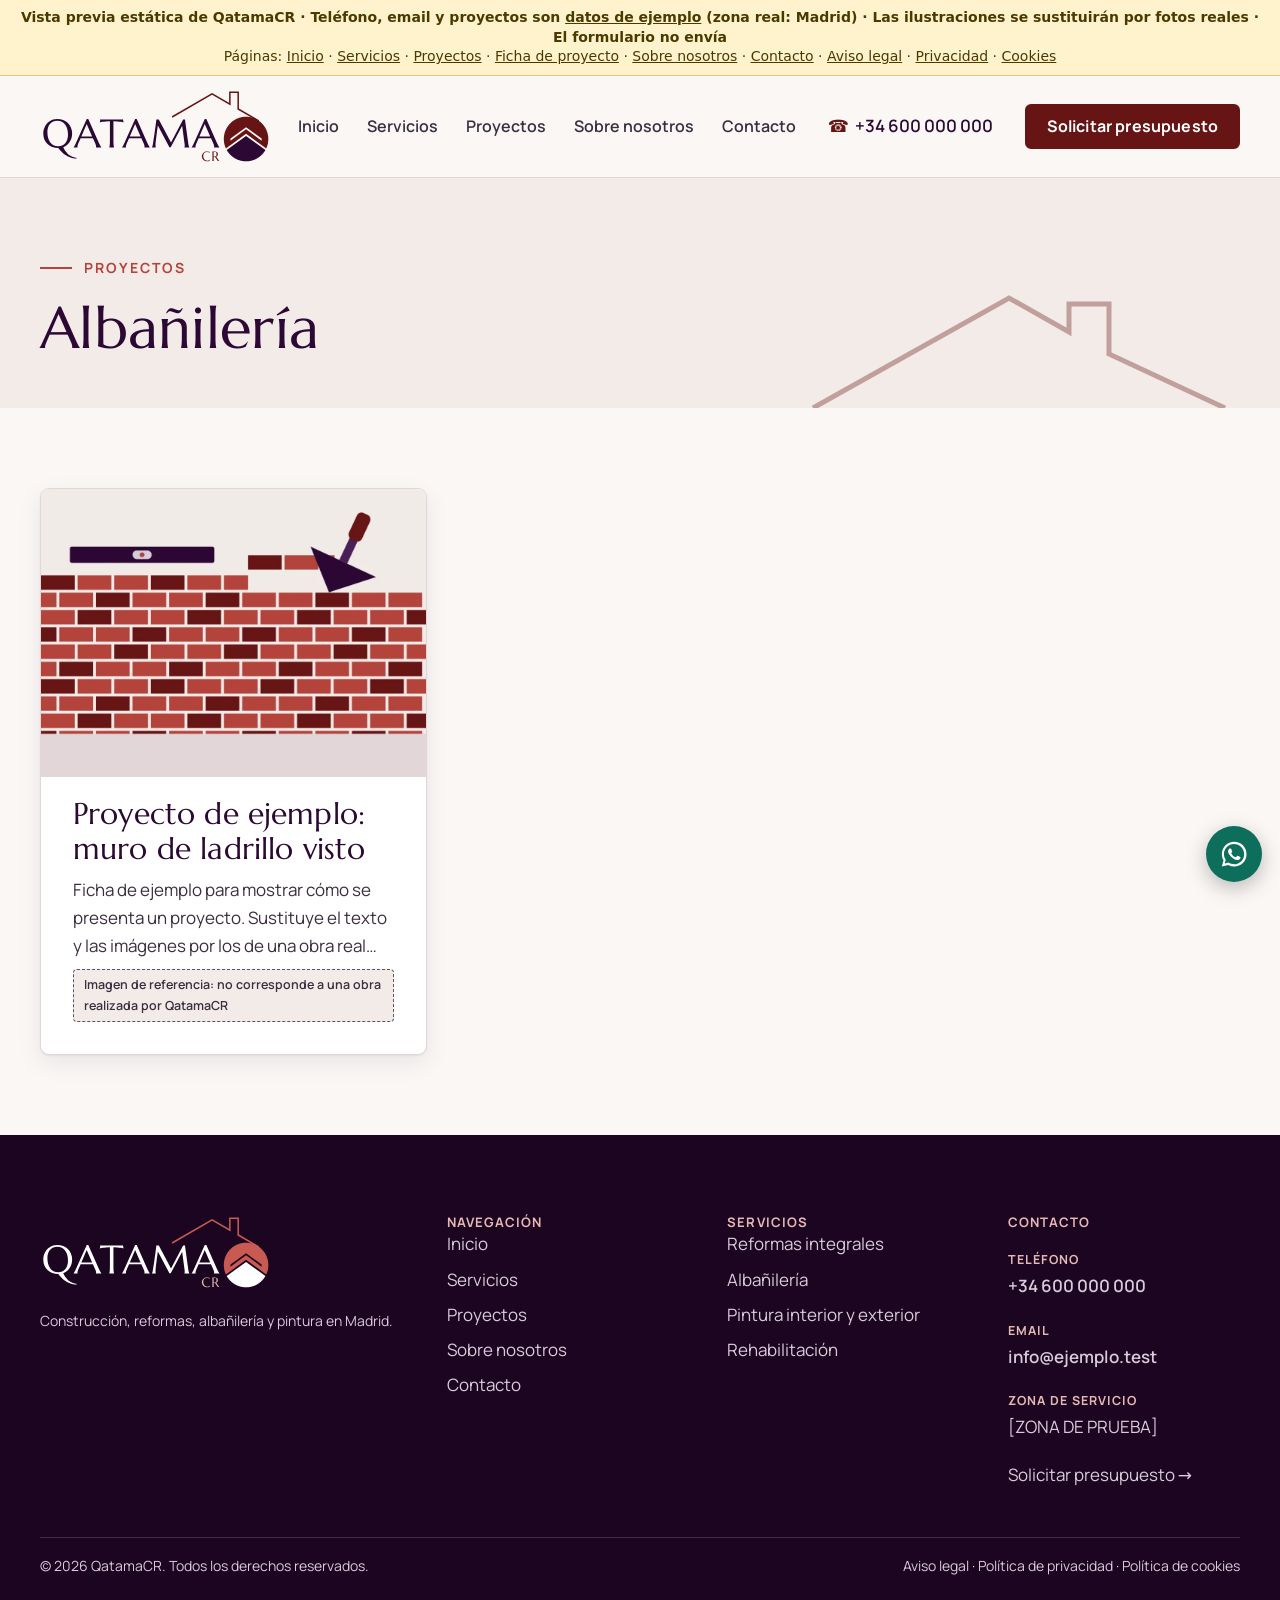
<file: tipo-albanileria.html>
<!DOCTYPE html>
<html lang="en-US">
<head>
	<meta charset="UTF-8" />
	<meta name="viewport" content="width=device-width, initial-scale=1" />
<meta name='robots' content='max-image-preview:large' />
<link rel="preload" href="assets/tema/assets/fonts/marcellus-latin-400.woff2" as="font" type="font/woff2" crossorigin>
<link rel="preload" href="assets/tema/assets/fonts/manrope-latin-variable.woff2" as="font" type="font/woff2" crossorigin>
<title>Albañilería | QatamaCR</title>
<link rel="icon" href="assets/tema/assets/images/logo/favicon.ico" sizes="any">
<link rel="icon" href="assets/tema/assets/images/logo/favicon.svg" type="image/svg+xml">
<link rel="apple-touch-icon" href="assets/tema/assets/images/logo/apple-touch-icon-180.png">
<meta name="theme-color" content="#2C0834">

<!-- SEO: QatamaCR Core -->
<meta name="description" content="Construcción, reformas, albañilería y pintura">
<meta property="og:locale" content="es_ES">
<meta property="og:type" content="website">
<meta property="og:site_name" content="QatamaCR">
<meta property="og:title" content="Albañilería | QatamaCR">
<meta property="og:description" content="Construcción, reformas, albañilería y pintura">
<meta property="og:image" content="#wp-content/plugins/qatamacr-core/assets/qatamacr-og-1200x630.png">
<meta name="twitter:card" content="summary_large_image">
<script>
window._wpemojiSettings = {"baseUrl":"https:\/\/s.w.org\/images\/core\/emoji\/15.0.3\/72x72\/","ext":".png","svgUrl":"https:\/\/s.w.org\/images\/core\/emoji\/15.0.3\/svg\/","svgExt":".svg","source":{"concatemoji":"assets\/wp\/js\/wp-emoji-release.min.js"}};
/*! This file is auto-generated */
!function(i,n){var o,s,e;function c(e){try{var t={supportTests:e,timestamp:(new Date).valueOf()};sessionStorage.setItem(o,JSON.stringify(t))}catch(e){}}function p(e,t,n){e.clearRect(0,0,e.canvas.width,e.canvas.height),e.fillText(t,0,0);var t=new Uint32Array(e.getImageData(0,0,e.canvas.width,e.canvas.height).data),r=(e.clearRect(0,0,e.canvas.width,e.canvas.height),e.fillText(n,0,0),new Uint32Array(e.getImageData(0,0,e.canvas.width,e.canvas.height).data));return t.every(function(e,t){return e===r[t]})}function u(e,t,n){switch(t){case"flag":return n(e,"\ud83c\udff3\ufe0f\u200d\u26a7\ufe0f","\ud83c\udff3\ufe0f\u200b\u26a7\ufe0f")?!1:!n(e,"\ud83c\uddfa\ud83c\uddf3","\ud83c\uddfa\u200b\ud83c\uddf3")&&!n(e,"\ud83c\udff4\udb40\udc67\udb40\udc62\udb40\udc65\udb40\udc6e\udb40\udc67\udb40\udc7f","\ud83c\udff4\u200b\udb40\udc67\u200b\udb40\udc62\u200b\udb40\udc65\u200b\udb40\udc6e\u200b\udb40\udc67\u200b\udb40\udc7f");case"emoji":return!n(e,"\ud83d\udc26\u200d\u2b1b","\ud83d\udc26\u200b\u2b1b")}return!1}function f(e,t,n){var r="undefined"!=typeof WorkerGlobalScope&&self instanceof WorkerGlobalScope?new OffscreenCanvas(300,150):i.createElement("canvas"),a=r.getContext("2d",{willReadFrequently:!0}),o=(a.textBaseline="top",a.font="600 32px Arial",{});return e.forEach(function(e){o[e]=t(a,e,n)}),o}function t(e){var t=i.createElement("script");t.src=e,t.defer=!0,i.head.appendChild(t)}"undefined"!=typeof Promise&&(o="wpEmojiSettingsSupports",s=["flag","emoji"],n.supports={everything:!0,everythingExceptFlag:!0},e=new Promise(function(e){i.addEventListener("DOMContentLoaded",e,{once:!0})}),new Promise(function(t){var n=function(){try{var e=JSON.parse(sessionStorage.getItem(o));if("object"==typeof e&&"number"==typeof e.timestamp&&(new Date).valueOf()<e.timestamp+604800&&"object"==typeof e.supportTests)return e.supportTests}catch(e){}return null}();if(!n){if("undefined"!=typeof Worker&&"undefined"!=typeof OffscreenCanvas&&"undefined"!=typeof URL&&URL.createObjectURL&&"undefined"!=typeof Blob)try{var e="postMessage("+f.toString()+"("+[JSON.stringify(s),u.toString(),p.toString()].join(",")+"));",r=new Blob([e],{type:"text/javascript"}),a=new Worker(URL.createObjectURL(r),{name:"wpTestEmojiSupports"});return void(a.onmessage=function(e){c(n=e.data),a.terminate(),t(n)})}catch(e){}c(n=f(s,u,p))}t(n)}).then(function(e){for(var t in e)n.supports[t]=e[t],n.supports.everything=n.supports.everything&&n.supports[t],"flag"!==t&&(n.supports.everythingExceptFlag=n.supports.everythingExceptFlag&&n.supports[t]);n.supports.everythingExceptFlag=n.supports.everythingExceptFlag&&!n.supports.flag,n.DOMReady=!1,n.readyCallback=function(){n.DOMReady=!0}}).then(function(){return e}).then(function(){var e;n.supports.everything||(n.readyCallback(),(e=n.source||{}).concatemoji?t(e.concatemoji):e.wpemoji&&e.twemoji&&(t(e.twemoji),t(e.wpemoji)))}))}((window,document),window._wpemojiSettings);
</script>
<style id='wp-block-site-logo-inline-css'>
.wp-block-site-logo{box-sizing:border-box;line-height:0}.wp-block-site-logo a{display:inline-block;line-height:0}.wp-block-site-logo.is-default-size img{height:auto;width:120px}.wp-block-site-logo img{height:auto;max-width:100%}.wp-block-site-logo a,.wp-block-site-logo img{border-radius:inherit}.wp-block-site-logo.aligncenter{margin-left:auto;margin-right:auto;text-align:center}:root :where(.wp-block-site-logo.is-style-rounded){border-radius:9999px}
</style>
<style id='wp-block-navigation-link-inline-css'>
.wp-block-navigation .wp-block-navigation-item__label{overflow-wrap:break-word}.wp-block-navigation .wp-block-navigation-item__description{display:none}.link-ui-tools{border-top:1px solid #f0f0f0;padding:8px}.link-ui-block-inserter{padding-top:8px}.link-ui-block-inserter__back{margin-left:8px;text-transform:uppercase}
</style>
<link rel='stylesheet' id='wp-block-navigation-css' href='assets/wp/blocks/navigation/style.min.css' media='all' />
<style id='wp-block-button-inline-css'>
.wp-block-button__link{box-sizing:border-box;cursor:pointer;display:inline-block;text-align:center;word-break:break-word}.wp-block-button__link.aligncenter{text-align:center}.wp-block-button__link.alignright{text-align:right}:where(.wp-block-button__link){border-radius:9999px;box-shadow:none;padding:calc(.667em + 2px) calc(1.333em + 2px);text-decoration:none}.wp-block-button[style*=text-decoration] .wp-block-button__link{text-decoration:inherit}.wp-block-buttons>.wp-block-button.has-custom-width{max-width:none}.wp-block-buttons>.wp-block-button.has-custom-width .wp-block-button__link{width:100%}.wp-block-buttons>.wp-block-button.has-custom-font-size .wp-block-button__link{font-size:inherit}.wp-block-buttons>.wp-block-button.wp-block-button__width-25{width:calc(25% - var(--wp--style--block-gap, .5em)*.75)}.wp-block-buttons>.wp-block-button.wp-block-button__width-50{width:calc(50% - var(--wp--style--block-gap, .5em)*.5)}.wp-block-buttons>.wp-block-button.wp-block-button__width-75{width:calc(75% - var(--wp--style--block-gap, .5em)*.25)}.wp-block-buttons>.wp-block-button.wp-block-button__width-100{flex-basis:100%;width:100%}.wp-block-buttons.is-vertical>.wp-block-button.wp-block-button__width-25{width:25%}.wp-block-buttons.is-vertical>.wp-block-button.wp-block-button__width-50{width:50%}.wp-block-buttons.is-vertical>.wp-block-button.wp-block-button__width-75{width:75%}.wp-block-button.is-style-squared,.wp-block-button__link.wp-block-button.is-style-squared{border-radius:0}.wp-block-button.no-border-radius,.wp-block-button__link.no-border-radius{border-radius:0!important}:root :where(.wp-block-button .wp-block-button__link.is-style-outline),:root :where(.wp-block-button.is-style-outline>.wp-block-button__link){border:2px solid;padding:.667em 1.333em}:root :where(.wp-block-button .wp-block-button__link.is-style-outline:not(.has-text-color)),:root :where(.wp-block-button.is-style-outline>.wp-block-button__link:not(.has-text-color)){color:currentColor}:root :where(.wp-block-button .wp-block-button__link.is-style-outline:not(.has-background)),:root :where(.wp-block-button.is-style-outline>.wp-block-button__link:not(.has-background)){background-color:initial;background-image:none}
</style>
<style id='wp-block-buttons-inline-css'>
.wp-block-buttons.is-vertical{flex-direction:column}.wp-block-buttons.is-vertical>.wp-block-button:last-child{margin-bottom:0}.wp-block-buttons>.wp-block-button{display:inline-block;margin:0}.wp-block-buttons.is-content-justification-left{justify-content:flex-start}.wp-block-buttons.is-content-justification-left.is-vertical{align-items:flex-start}.wp-block-buttons.is-content-justification-center{justify-content:center}.wp-block-buttons.is-content-justification-center.is-vertical{align-items:center}.wp-block-buttons.is-content-justification-right{justify-content:flex-end}.wp-block-buttons.is-content-justification-right.is-vertical{align-items:flex-end}.wp-block-buttons.is-content-justification-space-between{justify-content:space-between}.wp-block-buttons.aligncenter{text-align:center}.wp-block-buttons:not(.is-content-justification-space-between,.is-content-justification-right,.is-content-justification-left,.is-content-justification-center) .wp-block-button.aligncenter{margin-left:auto;margin-right:auto;width:100%}.wp-block-buttons[style*=text-decoration] .wp-block-button,.wp-block-buttons[style*=text-decoration] .wp-block-button__link{text-decoration:inherit}.wp-block-buttons.has-custom-font-size .wp-block-button__link{font-size:inherit}.wp-block-button.aligncenter{text-align:center}
</style>
<style id='wp-block-group-inline-css'>
.wp-block-group{box-sizing:border-box}:where(.wp-block-group.wp-block-group-is-layout-constrained){position:relative}
</style>
<style id='wp-block-group-theme-inline-css'>
:where(.wp-block-group.has-background){padding:1.25em 2.375em}
</style>
<style id='wp-block-template-part-theme-inline-css'>
:root :where(.wp-block-template-part.has-background){margin-bottom:0;margin-top:0;padding:1.25em 2.375em}
</style>
<style id='wp-block-paragraph-inline-css'>
.is-small-text{font-size:.875em}.is-regular-text{font-size:1em}.is-large-text{font-size:2.25em}.is-larger-text{font-size:3em}.has-drop-cap:not(:focus):first-letter{float:left;font-size:8.4em;font-style:normal;font-weight:100;line-height:.68;margin:.05em .1em 0 0;text-transform:uppercase}body.rtl .has-drop-cap:not(:focus):first-letter{float:none;margin-left:.1em}p.has-drop-cap.has-background{overflow:hidden}:root :where(p.has-background){padding:1.25em 2.375em}:where(p.has-text-color:not(.has-link-color)) a{color:inherit}p.has-text-align-left[style*="writing-mode:vertical-lr"],p.has-text-align-right[style*="writing-mode:vertical-rl"]{rotate:180deg}
</style>
<style id='wp-block-query-title-inline-css'>
.wp-block-query-title{box-sizing:border-box}
</style>
<style id='wp-block-term-description-inline-css'>
:where(.wp-block-term-description){margin-bottom:var(--wp--style--block-gap);margin-top:var(--wp--style--block-gap)}.wp-block-term-description p{margin-bottom:0;margin-top:0}
</style>
<style id='wp-block-post-featured-image-inline-css'>
.wp-block-post-featured-image{margin-left:0;margin-right:0}.wp-block-post-featured-image a{display:block;height:100%}.wp-block-post-featured-image img{box-sizing:border-box;height:auto;max-width:100%;vertical-align:bottom;width:100%}.wp-block-post-featured-image.alignfull img,.wp-block-post-featured-image.alignwide img{width:100%}.wp-block-post-featured-image .wp-block-post-featured-image__overlay.has-background-dim{background-color:#000;inset:0;position:absolute}.wp-block-post-featured-image{position:relative}.wp-block-post-featured-image .wp-block-post-featured-image__overlay.has-background-gradient{background-color:initial}.wp-block-post-featured-image .wp-block-post-featured-image__overlay.has-background-dim-0{opacity:0}.wp-block-post-featured-image .wp-block-post-featured-image__overlay.has-background-dim-10{opacity:.1}.wp-block-post-featured-image .wp-block-post-featured-image__overlay.has-background-dim-20{opacity:.2}.wp-block-post-featured-image .wp-block-post-featured-image__overlay.has-background-dim-30{opacity:.3}.wp-block-post-featured-image .wp-block-post-featured-image__overlay.has-background-dim-40{opacity:.4}.wp-block-post-featured-image .wp-block-post-featured-image__overlay.has-background-dim-50{opacity:.5}.wp-block-post-featured-image .wp-block-post-featured-image__overlay.has-background-dim-60{opacity:.6}.wp-block-post-featured-image .wp-block-post-featured-image__overlay.has-background-dim-70{opacity:.7}.wp-block-post-featured-image .wp-block-post-featured-image__overlay.has-background-dim-80{opacity:.8}.wp-block-post-featured-image .wp-block-post-featured-image__overlay.has-background-dim-90{opacity:.9}.wp-block-post-featured-image .wp-block-post-featured-image__overlay.has-background-dim-100{opacity:1}.wp-block-post-featured-image:where(.alignleft,.alignright){width:100%}
</style>
<style id='wp-block-post-title-inline-css'>
.wp-block-post-title{box-sizing:border-box;word-break:break-word}.wp-block-post-title a{display:inline-block}
</style>
<style id='wp-block-post-excerpt-inline-css'>
:where(.wp-block-post-excerpt){margin-bottom:var(--wp--style--block-gap);margin-top:var(--wp--style--block-gap)}.wp-block-post-excerpt__excerpt{margin-bottom:0;margin-top:0}.wp-block-post-excerpt__more-text{margin-bottom:0;margin-top:var(--wp--style--block-gap)}.wp-block-post-excerpt__more-link{display:inline-block}
</style>
<style id='wp-block-post-template-inline-css'>
.wp-block-post-template{list-style:none;margin-bottom:0;margin-top:0;max-width:100%;padding:0}.wp-block-post-template.is-flex-container{display:flex;flex-direction:row;flex-wrap:wrap;gap:1.25em}.wp-block-post-template.is-flex-container>li{margin:0;width:100%}@media (min-width:600px){.wp-block-post-template.is-flex-container.is-flex-container.columns-2>li{width:calc(50% - .625em)}.wp-block-post-template.is-flex-container.is-flex-container.columns-3>li{width:calc(33.33333% - .83333em)}.wp-block-post-template.is-flex-container.is-flex-container.columns-4>li{width:calc(25% - .9375em)}.wp-block-post-template.is-flex-container.is-flex-container.columns-5>li{width:calc(20% - 1em)}.wp-block-post-template.is-flex-container.is-flex-container.columns-6>li{width:calc(16.66667% - 1.04167em)}}@media (max-width:600px){.wp-block-post-template-is-layout-grid.wp-block-post-template-is-layout-grid.wp-block-post-template-is-layout-grid.wp-block-post-template-is-layout-grid{grid-template-columns:1fr}}.wp-block-post-template-is-layout-constrained>li>.alignright,.wp-block-post-template-is-layout-flow>li>.alignright{float:right;margin-inline-end:0;margin-inline-start:2em}.wp-block-post-template-is-layout-constrained>li>.alignleft,.wp-block-post-template-is-layout-flow>li>.alignleft{float:left;margin-inline-end:2em;margin-inline-start:0}.wp-block-post-template-is-layout-constrained>li>.aligncenter,.wp-block-post-template-is-layout-flow>li>.aligncenter{margin-inline-end:auto;margin-inline-start:auto}
</style>
<style id='wp-block-query-pagination-inline-css'>
.wp-block-query-pagination>.wp-block-query-pagination-next,.wp-block-query-pagination>.wp-block-query-pagination-numbers,.wp-block-query-pagination>.wp-block-query-pagination-previous{margin-bottom:.5em;margin-right:.5em}.wp-block-query-pagination>.wp-block-query-pagination-next:last-child,.wp-block-query-pagination>.wp-block-query-pagination-numbers:last-child,.wp-block-query-pagination>.wp-block-query-pagination-previous:last-child{margin-right:0}.wp-block-query-pagination.is-content-justification-space-between>.wp-block-query-pagination-next:last-of-type{margin-inline-start:auto}.wp-block-query-pagination.is-content-justification-space-between>.wp-block-query-pagination-previous:first-child{margin-inline-end:auto}.wp-block-query-pagination .wp-block-query-pagination-previous-arrow{display:inline-block;margin-right:1ch}.wp-block-query-pagination .wp-block-query-pagination-previous-arrow:not(.is-arrow-chevron){transform:scaleX(1)}.wp-block-query-pagination .wp-block-query-pagination-next-arrow{display:inline-block;margin-left:1ch}.wp-block-query-pagination .wp-block-query-pagination-next-arrow:not(.is-arrow-chevron){transform:scaleX(1)}.wp-block-query-pagination.aligncenter{justify-content:center}
</style>
<style id='wp-block-heading-inline-css'>
h1.has-background,h2.has-background,h3.has-background,h4.has-background,h5.has-background,h6.has-background{padding:1.25em 2.375em}h1.has-text-align-left[style*=writing-mode]:where([style*=vertical-lr]),h1.has-text-align-right[style*=writing-mode]:where([style*=vertical-rl]),h2.has-text-align-left[style*=writing-mode]:where([style*=vertical-lr]),h2.has-text-align-right[style*=writing-mode]:where([style*=vertical-rl]),h3.has-text-align-left[style*=writing-mode]:where([style*=vertical-lr]),h3.has-text-align-right[style*=writing-mode]:where([style*=vertical-rl]),h4.has-text-align-left[style*=writing-mode]:where([style*=vertical-lr]),h4.has-text-align-right[style*=writing-mode]:where([style*=vertical-rl]),h5.has-text-align-left[style*=writing-mode]:where([style*=vertical-lr]),h5.has-text-align-right[style*=writing-mode]:where([style*=vertical-rl]),h6.has-text-align-left[style*=writing-mode]:where([style*=vertical-lr]),h6.has-text-align-right[style*=writing-mode]:where([style*=vertical-rl]){rotate:180deg}
</style>
<style id='wp-block-list-inline-css'>
ol,ul{box-sizing:border-box}:root :where(ul.has-background,ol.has-background){padding:1.25em 2.375em}
</style>
<style id='wp-block-columns-inline-css'>
.wp-block-columns{align-items:normal!important;box-sizing:border-box;display:flex;flex-wrap:wrap!important}@media (min-width:782px){.wp-block-columns{flex-wrap:nowrap!important}}.wp-block-columns.are-vertically-aligned-top{align-items:flex-start}.wp-block-columns.are-vertically-aligned-center{align-items:center}.wp-block-columns.are-vertically-aligned-bottom{align-items:flex-end}@media (max-width:781px){.wp-block-columns:not(.is-not-stacked-on-mobile)>.wp-block-column{flex-basis:100%!important}}@media (min-width:782px){.wp-block-columns:not(.is-not-stacked-on-mobile)>.wp-block-column{flex-basis:0;flex-grow:1}.wp-block-columns:not(.is-not-stacked-on-mobile)>.wp-block-column[style*=flex-basis]{flex-grow:0}}.wp-block-columns.is-not-stacked-on-mobile{flex-wrap:nowrap!important}.wp-block-columns.is-not-stacked-on-mobile>.wp-block-column{flex-basis:0;flex-grow:1}.wp-block-columns.is-not-stacked-on-mobile>.wp-block-column[style*=flex-basis]{flex-grow:0}:where(.wp-block-columns){margin-bottom:1.75em}:where(.wp-block-columns.has-background){padding:1.25em 2.375em}.wp-block-column{flex-grow:1;min-width:0;overflow-wrap:break-word;word-break:break-word}.wp-block-column.is-vertically-aligned-top{align-self:flex-start}.wp-block-column.is-vertically-aligned-center{align-self:center}.wp-block-column.is-vertically-aligned-bottom{align-self:flex-end}.wp-block-column.is-vertically-aligned-stretch{align-self:stretch}.wp-block-column.is-vertically-aligned-bottom,.wp-block-column.is-vertically-aligned-center,.wp-block-column.is-vertically-aligned-top{width:100%}
</style>
<style id='wp-emoji-styles-inline-css'>

	img.wp-smiley, img.emoji {
		display: inline !important;
		border: none !important;
		box-shadow: none !important;
		height: 1em !important;
		width: 1em !important;
		margin: 0 0.07em !important;
		vertical-align: -0.1em !important;
		background: none !important;
		padding: 0 !important;
	}
</style>
<style id='wp-block-library-inline-css'>
:root{--wp-admin-theme-color:#007cba;--wp-admin-theme-color--rgb:0,124,186;--wp-admin-theme-color-darker-10:#006ba1;--wp-admin-theme-color-darker-10--rgb:0,107,161;--wp-admin-theme-color-darker-20:#005a87;--wp-admin-theme-color-darker-20--rgb:0,90,135;--wp-admin-border-width-focus:2px;--wp-block-synced-color:#7a00df;--wp-block-synced-color--rgb:122,0,223;--wp-bound-block-color:var(--wp-block-synced-color)}@media (min-resolution:192dpi){:root{--wp-admin-border-width-focus:1.5px}}.wp-element-button{cursor:pointer}:root{--wp--preset--font-size--normal:16px;--wp--preset--font-size--huge:42px}:root .has-very-light-gray-background-color{background-color:#eee}:root .has-very-dark-gray-background-color{background-color:#313131}:root .has-very-light-gray-color{color:#eee}:root .has-very-dark-gray-color{color:#313131}:root .has-vivid-green-cyan-to-vivid-cyan-blue-gradient-background{background:linear-gradient(135deg,#00d084,#0693e3)}:root .has-purple-crush-gradient-background{background:linear-gradient(135deg,#34e2e4,#4721fb 50%,#ab1dfe)}:root .has-hazy-dawn-gradient-background{background:linear-gradient(135deg,#faaca8,#dad0ec)}:root .has-subdued-olive-gradient-background{background:linear-gradient(135deg,#fafae1,#67a671)}:root .has-atomic-cream-gradient-background{background:linear-gradient(135deg,#fdd79a,#004a59)}:root .has-nightshade-gradient-background{background:linear-gradient(135deg,#330968,#31cdcf)}:root .has-midnight-gradient-background{background:linear-gradient(135deg,#020381,#2874fc)}.has-regular-font-size{font-size:1em}.has-larger-font-size{font-size:2.625em}.has-normal-font-size{font-size:var(--wp--preset--font-size--normal)}.has-huge-font-size{font-size:var(--wp--preset--font-size--huge)}.has-text-align-center{text-align:center}.has-text-align-left{text-align:left}.has-text-align-right{text-align:right}#end-resizable-editor-section{display:none}.aligncenter{clear:both}.items-justified-left{justify-content:flex-start}.items-justified-center{justify-content:center}.items-justified-right{justify-content:flex-end}.items-justified-space-between{justify-content:space-between}.screen-reader-text{border:0;clip:rect(1px,1px,1px,1px);clip-path:inset(50%);height:1px;margin:-1px;overflow:hidden;padding:0;position:absolute;width:1px;word-wrap:normal!important}.screen-reader-text:focus{background-color:#ddd;clip:auto!important;clip-path:none;color:#444;display:block;font-size:1em;height:auto;left:5px;line-height:normal;padding:15px 23px 14px;text-decoration:none;top:5px;width:auto;z-index:100000}html :where(.has-border-color){border-style:solid}html :where([style*=border-top-color]){border-top-style:solid}html :where([style*=border-right-color]){border-right-style:solid}html :where([style*=border-bottom-color]){border-bottom-style:solid}html :where([style*=border-left-color]){border-left-style:solid}html :where([style*=border-width]){border-style:solid}html :where([style*=border-top-width]){border-top-style:solid}html :where([style*=border-right-width]){border-right-style:solid}html :where([style*=border-bottom-width]){border-bottom-style:solid}html :where([style*=border-left-width]){border-left-style:solid}html :where(img[class*=wp-image-]){height:auto;max-width:100%}:where(figure){margin:0 0 1em}html :where(.is-position-sticky){--wp-admin--admin-bar--position-offset:var(--wp-admin--admin-bar--height,0px)}@media screen and (max-width:600px){html :where(.is-position-sticky){--wp-admin--admin-bar--position-offset:0px}}
</style>
<link rel='stylesheet' id='qatamacr-core-css' href='assets/plugin/assets/qatamacr-core.css' media='all' />
<style id='global-styles-inline-css'>
:root{--wp--preset--aspect-ratio--square: 1;--wp--preset--aspect-ratio--4-3: 4/3;--wp--preset--aspect-ratio--3-4: 3/4;--wp--preset--aspect-ratio--3-2: 3/2;--wp--preset--aspect-ratio--2-3: 2/3;--wp--preset--aspect-ratio--16-9: 16/9;--wp--preset--aspect-ratio--9-16: 9/16;--wp--preset--color--black: #000000;--wp--preset--color--cyan-bluish-gray: #abb8c3;--wp--preset--color--white: #ffffff;--wp--preset--color--pale-pink: #f78da7;--wp--preset--color--vivid-red: #cf2e2e;--wp--preset--color--luminous-vivid-orange: #ff6900;--wp--preset--color--luminous-vivid-amber: #fcb900;--wp--preset--color--light-green-cyan: #7bdcb5;--wp--preset--color--vivid-green-cyan: #00d084;--wp--preset--color--pale-cyan-blue: #8ed1fc;--wp--preset--color--vivid-cyan-blue: #0693e3;--wp--preset--color--vivid-purple: #9b51e0;--wp--preset--color--berenjena: #2C0834;--wp--preset--color--berenjena-oscuro: #1C0521;--wp--preset--color--berenjena-medio: #4A1F55;--wp--preset--color--burdeos: #661514;--wp--preset--color--burdeos-oscuro: #4A0F0E;--wp--preset--color--teja: #B4433B;--wp--preset--color--rosa-teja: #E7B9B4;--wp--preset--color--lila-claro: #D8CCDA;--wp--preset--color--texto: #3A2E3F;--wp--preset--color--texto-suave: #5F5266;--wp--preset--color--borde: #E2D6D8;--wp--preset--color--superficie: #F2EBE8;--wp--preset--color--fondo: #FAF7F5;--wp--preset--color--blanco: #FFFFFF;--wp--preset--gradient--vivid-cyan-blue-to-vivid-purple: linear-gradient(135deg,rgba(6,147,227,1) 0%,rgb(155,81,224) 100%);--wp--preset--gradient--light-green-cyan-to-vivid-green-cyan: linear-gradient(135deg,rgb(122,220,180) 0%,rgb(0,208,130) 100%);--wp--preset--gradient--luminous-vivid-amber-to-luminous-vivid-orange: linear-gradient(135deg,rgba(252,185,0,1) 0%,rgba(255,105,0,1) 100%);--wp--preset--gradient--luminous-vivid-orange-to-vivid-red: linear-gradient(135deg,rgba(255,105,0,1) 0%,rgb(207,46,46) 100%);--wp--preset--gradient--very-light-gray-to-cyan-bluish-gray: linear-gradient(135deg,rgb(238,238,238) 0%,rgb(169,184,195) 100%);--wp--preset--gradient--cool-to-warm-spectrum: linear-gradient(135deg,rgb(74,234,220) 0%,rgb(151,120,209) 20%,rgb(207,42,186) 40%,rgb(238,44,130) 60%,rgb(251,105,98) 80%,rgb(254,248,76) 100%);--wp--preset--gradient--blush-light-purple: linear-gradient(135deg,rgb(255,206,236) 0%,rgb(152,150,240) 100%);--wp--preset--gradient--blush-bordeaux: linear-gradient(135deg,rgb(254,205,165) 0%,rgb(254,45,45) 50%,rgb(107,0,62) 100%);--wp--preset--gradient--luminous-dusk: linear-gradient(135deg,rgb(255,203,112) 0%,rgb(199,81,192) 50%,rgb(65,88,208) 100%);--wp--preset--gradient--pale-ocean: linear-gradient(135deg,rgb(255,245,203) 0%,rgb(182,227,212) 50%,rgb(51,167,181) 100%);--wp--preset--gradient--electric-grass: linear-gradient(135deg,rgb(202,248,128) 0%,rgb(113,206,126) 100%);--wp--preset--gradient--midnight: linear-gradient(135deg,rgb(2,3,129) 0%,rgb(40,116,252) 100%);--wp--preset--font-size--small: 13px;--wp--preset--font-size--medium: clamp(14px, 0.875rem + ((1vw - 3.2px) * 0.652), 20px);--wp--preset--font-size--large: clamp(22.041px, 1.378rem + ((1vw - 3.2px) * 1.517), 36px);--wp--preset--font-size--x-large: clamp(25.014px, 1.563rem + ((1vw - 3.2px) * 1.846), 42px);--wp--preset--font-size--pequeno: 0.875rem;--wp--preset--font-size--base: 1.0625rem;--wp--preset--font-size--destacado: clamp(1.125rem, 1.125rem + ((1vw - 0.2rem) * 0.327), 1.3125rem);--wp--preset--font-size--grande: clamp(1.4rem, 1.4rem + ((1vw - 0.2rem) * 0.826), 1.875rem);--wp--preset--font-size--muy-grande: clamp(1.875rem, 1.875rem + ((1vw - 0.2rem) * 1.522), 2.75rem);--wp--preset--font-size--enorme: clamp(2.25rem, 2.25rem + ((1vw - 0.2rem) * 2.348), 3.6rem);--wp--preset--font-family--titulares: Marcellus, 'Times New Roman', Georgia, serif;--wp--preset--font-family--texto: Manrope, system-ui, -apple-system, 'Segoe UI', Roboto, Arial, sans-serif;--wp--preset--spacing--20: 0.75rem;--wp--preset--spacing--30: 1rem;--wp--preset--spacing--40: clamp(1.5rem, 3vw, 2rem);--wp--preset--spacing--50: clamp(2rem, 5vw, 3rem);--wp--preset--spacing--60: clamp(3rem, 7vw, 5rem);--wp--preset--spacing--70: clamp(4rem, 10vw, 7.5rem);--wp--preset--spacing--80: 5.06rem;--wp--preset--spacing--10: 0.5rem;--wp--preset--shadow--natural: 6px 6px 9px rgba(0, 0, 0, 0.2);--wp--preset--shadow--deep: 12px 12px 50px rgba(0, 0, 0, 0.4);--wp--preset--shadow--sharp: 6px 6px 0px rgba(0, 0, 0, 0.2);--wp--preset--shadow--outlined: 6px 6px 0px -3px rgba(255, 255, 255, 1), 6px 6px rgba(0, 0, 0, 1);--wp--preset--shadow--crisp: 6px 6px 0px rgba(0, 0, 0, 1);--wp--preset--shadow--suave: 0 1px 2px rgba(44, 8, 52, 0.06), 0 8px 24px rgba(44, 8, 52, 0.08);--wp--preset--shadow--elevada: 0 2px 4px rgba(44, 8, 52, 0.08), 0 18px 40px rgba(44, 8, 52, 0.14);--wp--custom--radio: 6px;--wp--custom--transicion: 180ms ease;}:root { --wp--style--global--content-size: 760px;--wp--style--global--wide-size: 1240px; }:where(body) { margin: 0; }.wp-site-blocks { padding-top: var(--wp--style--root--padding-top); padding-bottom: var(--wp--style--root--padding-bottom); }.has-global-padding { padding-right: var(--wp--style--root--padding-right); padding-left: var(--wp--style--root--padding-left); }.has-global-padding > .alignfull { margin-right: calc(var(--wp--style--root--padding-right) * -1); margin-left: calc(var(--wp--style--root--padding-left) * -1); }.has-global-padding :where(:not(.alignfull.is-layout-flow) > .has-global-padding:not(.wp-block-block, .alignfull)) { padding-right: 0; padding-left: 0; }.has-global-padding :where(:not(.alignfull.is-layout-flow) > .has-global-padding:not(.wp-block-block, .alignfull)) > .alignfull { margin-left: 0; margin-right: 0; }.wp-site-blocks > .alignleft { float: left; margin-right: 2em; }.wp-site-blocks > .alignright { float: right; margin-left: 2em; }.wp-site-blocks > .aligncenter { justify-content: center; margin-left: auto; margin-right: auto; }:where(.wp-site-blocks) > * { margin-block-start: 1.25rem; margin-block-end: 0; }:where(.wp-site-blocks) > :first-child { margin-block-start: 0; }:where(.wp-site-blocks) > :last-child { margin-block-end: 0; }:root { --wp--style--block-gap: 1.25rem; }.is-layout-flow  > :first-child{margin-block-start: 0;}.is-layout-flow  > :last-child{margin-block-end: 0;}.is-layout-flow  > *{margin-block-start: 1.25rem;margin-block-end: 0;}.is-layout-constrained  > :first-child{margin-block-start: 0;}.is-layout-constrained  > :last-child{margin-block-end: 0;}.is-layout-constrained  > *{margin-block-start: 1.25rem;margin-block-end: 0;}.is-layout-flex {gap: 1.25rem;}.is-layout-grid {gap: 1.25rem;}.is-layout-flow > .alignleft{float: left;margin-inline-start: 0;margin-inline-end: 2em;}.is-layout-flow > .alignright{float: right;margin-inline-start: 2em;margin-inline-end: 0;}.is-layout-flow > .aligncenter{margin-left: auto !important;margin-right: auto !important;}.is-layout-constrained > .alignleft{float: left;margin-inline-start: 0;margin-inline-end: 2em;}.is-layout-constrained > .alignright{float: right;margin-inline-start: 2em;margin-inline-end: 0;}.is-layout-constrained > .aligncenter{margin-left: auto !important;margin-right: auto !important;}.is-layout-constrained > :where(:not(.alignleft):not(.alignright):not(.alignfull)){max-width: var(--wp--style--global--content-size);margin-left: auto !important;margin-right: auto !important;}.is-layout-constrained > .alignwide{max-width: var(--wp--style--global--wide-size);}body .is-layout-flex{display: flex;}.is-layout-flex{flex-wrap: wrap;align-items: center;}.is-layout-flex > :is(*, div){margin: 0;}body .is-layout-grid{display: grid;}.is-layout-grid > :is(*, div){margin: 0;}:root :where(body){background-color: var(--wp--preset--color--fondo);color: var(--wp--preset--color--texto);font-family: var(--wp--preset--font-family--texto);font-size: var(--wp--preset--font-size--base);font-weight: 400;line-height: 1.65;--wp--style--root--padding-top: 0;--wp--style--root--padding-right: clamp(1.25rem, 4vw, 2.5rem);--wp--style--root--padding-bottom: 0;--wp--style--root--padding-left: clamp(1.25rem, 4vw, 2.5rem);}:root :where(a:where(:not(.wp-element-button))){color: var(--wp--preset--color--burdeos);text-decoration: underline;}:root :where(a:where(:not(.wp-element-button)):hover){color: var(--wp--preset--color--berenjena);}:root :where(a:where(:not(.wp-element-button)):focus){color: var(--wp--preset--color--berenjena);}:root :where(h1, h2, h3, h4, h5, h6){color: var(--wp--preset--color--berenjena);font-family: var(--wp--preset--font-family--titulares);font-weight: 400;letter-spacing: 0.005em;line-height: 1.15;}:root :where(h1){font-size: var(--wp--preset--font-size--enorme);line-height: 1.08;}:root :where(h2){font-size: var(--wp--preset--font-size--muy-grande);}:root :where(h3){font-size: var(--wp--preset--font-size--grande);line-height: 1.2;}:root :where(h4){font-family: var(--wp--preset--font-family--texto);font-size: var(--wp--preset--font-size--destacado);font-weight: 700;line-height: 1.3;}:root :where(h5){font-family: var(--wp--preset--font-family--texto);font-size: var(--wp--preset--font-size--base);font-weight: 700;}:root :where(h6){font-family: var(--wp--preset--font-family--texto);font-size: var(--wp--preset--font-size--pequeno);font-weight: 700;letter-spacing: 0.08em;text-transform: uppercase;}:root :where(.wp-element-button, .wp-block-button__link){background-color: var(--wp--preset--color--burdeos);border-radius: var(--wp--custom--radio);border-color: var(--wp--preset--color--burdeos);border-width: 2px;border-style: solid;color: var(--wp--preset--color--blanco);font-family: var(--wp--preset--font-family--texto);font-size: clamp(0.875rem, 0.875rem + ((1vw - 0.2rem) * 0.217), 1rem);font-weight: 700;letter-spacing: 0.01em;line-height: 1.2;padding-top: 0.85rem;padding-right: 1.6rem;padding-bottom: 0.85rem;padding-left: 1.6rem;text-decoration: none;}:root :where(.wp-element-button:hover, .wp-block-button__link:hover){background-color: var(--wp--preset--color--burdeos-oscuro);border-color: var(--wp--preset--color--burdeos-oscuro);color: var(--wp--preset--color--blanco);}:root :where(.wp-element-button:focus, .wp-block-button__link:focus){background-color: var(--wp--preset--color--burdeos-oscuro);color: var(--wp--preset--color--blanco);}:root :where(.wp-element-caption, .wp-block-audio figcaption, .wp-block-embed figcaption, .wp-block-gallery figcaption, .wp-block-image figcaption, .wp-block-table figcaption, .wp-block-video figcaption){color: var(--wp--preset--color--texto-suave);font-size: var(--wp--preset--font-size--pequeno);}.has-black-color{color: var(--wp--preset--color--black) !important;}.has-cyan-bluish-gray-color{color: var(--wp--preset--color--cyan-bluish-gray) !important;}.has-white-color{color: var(--wp--preset--color--white) !important;}.has-pale-pink-color{color: var(--wp--preset--color--pale-pink) !important;}.has-vivid-red-color{color: var(--wp--preset--color--vivid-red) !important;}.has-luminous-vivid-orange-color{color: var(--wp--preset--color--luminous-vivid-orange) !important;}.has-luminous-vivid-amber-color{color: var(--wp--preset--color--luminous-vivid-amber) !important;}.has-light-green-cyan-color{color: var(--wp--preset--color--light-green-cyan) !important;}.has-vivid-green-cyan-color{color: var(--wp--preset--color--vivid-green-cyan) !important;}.has-pale-cyan-blue-color{color: var(--wp--preset--color--pale-cyan-blue) !important;}.has-vivid-cyan-blue-color{color: var(--wp--preset--color--vivid-cyan-blue) !important;}.has-vivid-purple-color{color: var(--wp--preset--color--vivid-purple) !important;}.has-berenjena-color{color: var(--wp--preset--color--berenjena) !important;}.has-berenjena-oscuro-color{color: var(--wp--preset--color--berenjena-oscuro) !important;}.has-berenjena-medio-color{color: var(--wp--preset--color--berenjena-medio) !important;}.has-burdeos-color{color: var(--wp--preset--color--burdeos) !important;}.has-burdeos-oscuro-color{color: var(--wp--preset--color--burdeos-oscuro) !important;}.has-teja-color{color: var(--wp--preset--color--teja) !important;}.has-rosa-teja-color{color: var(--wp--preset--color--rosa-teja) !important;}.has-lila-claro-color{color: var(--wp--preset--color--lila-claro) !important;}.has-texto-color{color: var(--wp--preset--color--texto) !important;}.has-texto-suave-color{color: var(--wp--preset--color--texto-suave) !important;}.has-borde-color{color: var(--wp--preset--color--borde) !important;}.has-superficie-color{color: var(--wp--preset--color--superficie) !important;}.has-fondo-color{color: var(--wp--preset--color--fondo) !important;}.has-blanco-color{color: var(--wp--preset--color--blanco) !important;}.has-black-background-color{background-color: var(--wp--preset--color--black) !important;}.has-cyan-bluish-gray-background-color{background-color: var(--wp--preset--color--cyan-bluish-gray) !important;}.has-white-background-color{background-color: var(--wp--preset--color--white) !important;}.has-pale-pink-background-color{background-color: var(--wp--preset--color--pale-pink) !important;}.has-vivid-red-background-color{background-color: var(--wp--preset--color--vivid-red) !important;}.has-luminous-vivid-orange-background-color{background-color: var(--wp--preset--color--luminous-vivid-orange) !important;}.has-luminous-vivid-amber-background-color{background-color: var(--wp--preset--color--luminous-vivid-amber) !important;}.has-light-green-cyan-background-color{background-color: var(--wp--preset--color--light-green-cyan) !important;}.has-vivid-green-cyan-background-color{background-color: var(--wp--preset--color--vivid-green-cyan) !important;}.has-pale-cyan-blue-background-color{background-color: var(--wp--preset--color--pale-cyan-blue) !important;}.has-vivid-cyan-blue-background-color{background-color: var(--wp--preset--color--vivid-cyan-blue) !important;}.has-vivid-purple-background-color{background-color: var(--wp--preset--color--vivid-purple) !important;}.has-berenjena-background-color{background-color: var(--wp--preset--color--berenjena) !important;}.has-berenjena-oscuro-background-color{background-color: var(--wp--preset--color--berenjena-oscuro) !important;}.has-berenjena-medio-background-color{background-color: var(--wp--preset--color--berenjena-medio) !important;}.has-burdeos-background-color{background-color: var(--wp--preset--color--burdeos) !important;}.has-burdeos-oscuro-background-color{background-color: var(--wp--preset--color--burdeos-oscuro) !important;}.has-teja-background-color{background-color: var(--wp--preset--color--teja) !important;}.has-rosa-teja-background-color{background-color: var(--wp--preset--color--rosa-teja) !important;}.has-lila-claro-background-color{background-color: var(--wp--preset--color--lila-claro) !important;}.has-texto-background-color{background-color: var(--wp--preset--color--texto) !important;}.has-texto-suave-background-color{background-color: var(--wp--preset--color--texto-suave) !important;}.has-borde-background-color{background-color: var(--wp--preset--color--borde) !important;}.has-superficie-background-color{background-color: var(--wp--preset--color--superficie) !important;}.has-fondo-background-color{background-color: var(--wp--preset--color--fondo) !important;}.has-blanco-background-color{background-color: var(--wp--preset--color--blanco) !important;}.has-black-border-color{border-color: var(--wp--preset--color--black) !important;}.has-cyan-bluish-gray-border-color{border-color: var(--wp--preset--color--cyan-bluish-gray) !important;}.has-white-border-color{border-color: var(--wp--preset--color--white) !important;}.has-pale-pink-border-color{border-color: var(--wp--preset--color--pale-pink) !important;}.has-vivid-red-border-color{border-color: var(--wp--preset--color--vivid-red) !important;}.has-luminous-vivid-orange-border-color{border-color: var(--wp--preset--color--luminous-vivid-orange) !important;}.has-luminous-vivid-amber-border-color{border-color: var(--wp--preset--color--luminous-vivid-amber) !important;}.has-light-green-cyan-border-color{border-color: var(--wp--preset--color--light-green-cyan) !important;}.has-vivid-green-cyan-border-color{border-color: var(--wp--preset--color--vivid-green-cyan) !important;}.has-pale-cyan-blue-border-color{border-color: var(--wp--preset--color--pale-cyan-blue) !important;}.has-vivid-cyan-blue-border-color{border-color: var(--wp--preset--color--vivid-cyan-blue) !important;}.has-vivid-purple-border-color{border-color: var(--wp--preset--color--vivid-purple) !important;}.has-berenjena-border-color{border-color: var(--wp--preset--color--berenjena) !important;}.has-berenjena-oscuro-border-color{border-color: var(--wp--preset--color--berenjena-oscuro) !important;}.has-berenjena-medio-border-color{border-color: var(--wp--preset--color--berenjena-medio) !important;}.has-burdeos-border-color{border-color: var(--wp--preset--color--burdeos) !important;}.has-burdeos-oscuro-border-color{border-color: var(--wp--preset--color--burdeos-oscuro) !important;}.has-teja-border-color{border-color: var(--wp--preset--color--teja) !important;}.has-rosa-teja-border-color{border-color: var(--wp--preset--color--rosa-teja) !important;}.has-lila-claro-border-color{border-color: var(--wp--preset--color--lila-claro) !important;}.has-texto-border-color{border-color: var(--wp--preset--color--texto) !important;}.has-texto-suave-border-color{border-color: var(--wp--preset--color--texto-suave) !important;}.has-borde-border-color{border-color: var(--wp--preset--color--borde) !important;}.has-superficie-border-color{border-color: var(--wp--preset--color--superficie) !important;}.has-fondo-border-color{border-color: var(--wp--preset--color--fondo) !important;}.has-blanco-border-color{border-color: var(--wp--preset--color--blanco) !important;}.has-vivid-cyan-blue-to-vivid-purple-gradient-background{background: var(--wp--preset--gradient--vivid-cyan-blue-to-vivid-purple) !important;}.has-light-green-cyan-to-vivid-green-cyan-gradient-background{background: var(--wp--preset--gradient--light-green-cyan-to-vivid-green-cyan) !important;}.has-luminous-vivid-amber-to-luminous-vivid-orange-gradient-background{background: var(--wp--preset--gradient--luminous-vivid-amber-to-luminous-vivid-orange) !important;}.has-luminous-vivid-orange-to-vivid-red-gradient-background{background: var(--wp--preset--gradient--luminous-vivid-orange-to-vivid-red) !important;}.has-very-light-gray-to-cyan-bluish-gray-gradient-background{background: var(--wp--preset--gradient--very-light-gray-to-cyan-bluish-gray) !important;}.has-cool-to-warm-spectrum-gradient-background{background: var(--wp--preset--gradient--cool-to-warm-spectrum) !important;}.has-blush-light-purple-gradient-background{background: var(--wp--preset--gradient--blush-light-purple) !important;}.has-blush-bordeaux-gradient-background{background: var(--wp--preset--gradient--blush-bordeaux) !important;}.has-luminous-dusk-gradient-background{background: var(--wp--preset--gradient--luminous-dusk) !important;}.has-pale-ocean-gradient-background{background: var(--wp--preset--gradient--pale-ocean) !important;}.has-electric-grass-gradient-background{background: var(--wp--preset--gradient--electric-grass) !important;}.has-midnight-gradient-background{background: var(--wp--preset--gradient--midnight) !important;}.has-small-font-size{font-size: var(--wp--preset--font-size--small) !important;}.has-medium-font-size{font-size: var(--wp--preset--font-size--medium) !important;}.has-large-font-size{font-size: var(--wp--preset--font-size--large) !important;}.has-x-large-font-size{font-size: var(--wp--preset--font-size--x-large) !important;}.has-pequeno-font-size{font-size: var(--wp--preset--font-size--pequeno) !important;}.has-base-font-size{font-size: var(--wp--preset--font-size--base) !important;}.has-destacado-font-size{font-size: var(--wp--preset--font-size--destacado) !important;}.has-grande-font-size{font-size: var(--wp--preset--font-size--grande) !important;}.has-muy-grande-font-size{font-size: var(--wp--preset--font-size--muy-grande) !important;}.has-enorme-font-size{font-size: var(--wp--preset--font-size--enorme) !important;}.has-titulares-font-family{font-family: var(--wp--preset--font-family--titulares) !important;}.has-texto-font-family{font-family: var(--wp--preset--font-family--texto) !important;}
:root :where(.wp-block-navigation){font-size: clamp(0.875rem, 0.875rem + ((1vw - 0.2rem) * 0.217), 1rem);font-weight: 600;}
:root :where(.wp-block-post-title){font-family: var(--wp--preset--font-family--titulares);}
:root :where(.wp-block-post-featured-image img, .wp-block-post-featured-image .block-editor-media-placeholder, .wp-block-post-featured-image .wp-block-post-featured-image__overlay){border-radius: var(--wp--custom--radio);}
:root :where(.wp-block-list){padding-left: 1.25rem;}
</style>
<style id='core-block-supports-inline-css'>
.wp-container-core-navigation-is-layout-1{gap:1.75rem;justify-content:flex-end;}.wp-container-core-group-is-layout-1{flex-wrap:nowrap;gap:2rem;}.wp-container-core-group-is-layout-2{flex-wrap:nowrap;justify-content:space-between;}.wp-container-core-group-is-layout-3 > :where(:not(.alignleft):not(.alignright):not(.alignfull)){max-width:1240px;margin-left:auto !important;margin-right:auto !important;}.wp-container-core-group-is-layout-3 > .alignwide{max-width:1240px;}.wp-container-core-group-is-layout-3 .alignfull{max-width:none;}.wp-container-core-group-is-layout-4 > :where(:not(.alignleft):not(.alignright):not(.alignfull)){max-width:1240px;margin-left:auto !important;margin-right:auto !important;}.wp-container-core-group-is-layout-4 > .alignwide{max-width:1240px;}.wp-container-core-group-is-layout-4 .alignfull{max-width:none;}.wp-container-core-group-is-layout-5{gap:0.6rem;flex-direction:column;align-items:flex-start;}.wp-container-core-group-is-layout-6{flex-wrap:nowrap;gap:1.25rem;flex-direction:column;align-items:flex-start;}.wp-container-core-post-template-is-layout-1{grid-template-columns:repeat(3, minmax(0, 1fr));}.wp-container-core-group-is-layout-7 > :where(:not(.alignleft):not(.alignright):not(.alignfull)){max-width:1240px;margin-left:auto !important;margin-right:auto !important;}.wp-container-core-group-is-layout-7 > .alignwide{max-width:1240px;}.wp-container-core-group-is-layout-7 .alignfull{max-width:none;}.wp-container-core-columns-is-layout-1{flex-wrap:nowrap;gap:2em var(--wp--preset--spacing--50);}.wp-container-core-group-is-layout-9{justify-content:space-between;}.wp-container-core-group-is-layout-10 > :where(:not(.alignleft):not(.alignright):not(.alignfull)){max-width:1240px;margin-left:auto !important;margin-right:auto !important;}.wp-container-core-group-is-layout-10 > .alignwide{max-width:1240px;}.wp-container-core-group-is-layout-10 .alignfull{max-width:none;}
</style>
<style id='wp-block-template-skip-link-inline-css'>

		.skip-link.screen-reader-text {
			border: 0;
			clip: rect(1px,1px,1px,1px);
			clip-path: inset(50%);
			height: 1px;
			margin: -1px;
			overflow: hidden;
			padding: 0;
			position: absolute !important;
			width: 1px;
			word-wrap: normal !important;
		}

		.skip-link.screen-reader-text:focus {
			background-color: #eee;
			clip: auto !important;
			clip-path: none;
			color: #444;
			display: block;
			font-size: 1em;
			height: auto;
			left: 5px;
			line-height: normal;
			padding: 15px 23px 14px;
			text-decoration: none;
			top: 5px;
			width: auto;
			z-index: 100000;
		}
</style>
<link rel='stylesheet' id='qatamacr-css' href='assets/tema/assets/css/qatamacr.css' media='all' />
<meta name="generator" content="WordPress 6.6-RC3" />
<script id="wp-load-polyfill-importmap">
( HTMLScriptElement.supports && HTMLScriptElement.supports("importmap") ) || document.write( '<script src="assets/wp/js/dist/vendor/wp-polyfill-importmap.min.js"></scr' + 'ipt>' );
</script>
<script type="importmap" id="wp-importmap">
{"imports":{"@wordpress\/interactivity":".\/assets\/wp\/js\/dist\/interactivity.min.js"}}
</script>
<script type="module" src="assets/wp/blocks/navigation/view.min.js" id="@wordpress/block-library/navigation-js-module"></script>
<link rel="modulepreload" href="assets/wp/js/dist/interactivity.min.js" id="@wordpress/interactivity-js-modulepreload"><style id='wp-fonts-local'>
@font-face{font-family:Marcellus;font-style:normal;font-weight:400;font-display:swap;src:url("assets/tema/assets/fonts/marcellus-latin-400.woff2") format('woff2');}
@font-face{font-family:Manrope;font-style:normal;font-weight:200 800;font-display:swap;src:url("assets/tema/assets/fonts/manrope-latin-variable.woff2") format('woff2');}
</style>
</head>

<body class="archive tax-qcr_categoria term-albanileria term-3 wp-embed-responsive"><div style="position:relative;z-index:1000;background:#FFF3CD;color:#4a3a00;font:600 14px/1.4 system-ui,sans-serif;padding:8px 16px;text-align:center;border-bottom:1px solid #e0c97a">Vista previa estática de QatamaCR · Teléfono, email y proyectos son <u>datos de ejemplo</u> (zona real: Madrid) · Las ilustraciones se sustituirán por fotos reales · El formulario no envía<br><span style="font-weight:500">Páginas: <a href="index.html" style="color:#4a3a00">Inicio</a> · <a href="servicios.html" style="color:#4a3a00">Servicios</a> · <a href="proyectos.html" style="color:#4a3a00">Proyectos</a> · <a href="proyecto-de-ejemplo-reforma-de-cocina.html" style="color:#4a3a00">Ficha de proyecto</a> · <a href="sobre-nosotros.html" style="color:#4a3a00">Sobre nosotros</a> · <a href="contacto.html" style="color:#4a3a00">Contacto</a> · <a href="aviso-legal.html" style="color:#4a3a00">Aviso legal</a> · <a href="politica-de-privacidad.html" style="color:#4a3a00">Privacidad</a> · <a href="politica-de-cookies.html" style="color:#4a3a00">Cookies</a></span></div>

<div class="wp-site-blocks"><header class="wp-block-template-part">
<div class="wp-block-group qcr-header has-global-padding is-layout-constrained wp-container-core-group-is-layout-3 wp-block-group-is-layout-constrained" style="padding-top:0.85rem;padding-bottom:0.85rem">
<div class="wp-block-group alignwide is-content-justification-space-between is-nowrap is-layout-flex wp-container-core-group-is-layout-2 wp-block-group-is-layout-flex"><div class="wp-block-site-logo qatamacr-logo"><a href="index.html" class="custom-logo-link" rel="home"><img src="assets/tema/assets/images/logo/qatamacr-logo-principal.svg" class="custom-logo" alt="QatamaCR – Inicio" width="230" height="74" decoding="async"></a></div>


<div class="wp-block-group is-nowrap is-layout-flex wp-container-core-group-is-layout-1 wp-block-group-is-layout-flex"><nav class="is-responsive items-justified-right wp-block-navigation is-content-justification-right is-layout-flex wp-container-core-navigation-is-layout-1 wp-block-navigation-is-layout-flex" aria-label="Menú principal" 
		 data-wp-interactive="core/navigation" data-wp-context='{"overlayOpenedBy":{"click":false,"hover":false,"focus":false},"type":"overlay","roleAttribute":"","ariaLabel":"Menu"}'><button aria-haspopup="dialog" aria-label="Open menu" class="wp-block-navigation__responsive-container-open " 
				data-wp-on-async--click="actions.openMenuOnClick"
				data-wp-on--keydown="actions.handleMenuKeydown"
			><svg width="24" height="24" xmlns="http://www.w3.org/2000/svg" viewBox="0 0 24 24"><path d="M5 5v1.5h14V5H5zm0 7.8h14v-1.5H5v1.5zM5 19h14v-1.5H5V19z" /></svg></button>
				<div class="wp-block-navigation__responsive-container  "  id="modal-1" 
				data-wp-class--has-modal-open="state.isMenuOpen"
				data-wp-class--is-menu-open="state.isMenuOpen"
				data-wp-watch="callbacks.initMenu"
				data-wp-on--keydown="actions.handleMenuKeydown"
				data-wp-on-async--focusout="actions.handleMenuFocusout"
				tabindex="-1"
			>
					<div class="wp-block-navigation__responsive-close" tabindex="-1">
						<div class="wp-block-navigation__responsive-dialog" 
				data-wp-bind--aria-modal="state.ariaModal"
				data-wp-bind--aria-label="state.ariaLabel"
				data-wp-bind--role="state.roleAttribute"
			>
							<button aria-label="Close menu" class="wp-block-navigation__responsive-container-close" 
				data-wp-on-async--click="actions.closeMenuOnClick"
			><svg xmlns="http://www.w3.org/2000/svg" viewBox="0 0 24 24" width="24" height="24" aria-hidden="true" focusable="false"><path d="M13 11.8l6.1-6.3-1-1-6.1 6.2-6.1-6.2-1 1 6.1 6.3-6.5 6.7 1 1 6.5-6.6 6.5 6.6 1-1z"></path></svg></button>
							<div class="wp-block-navigation__responsive-container-content" 
				data-wp-watch="callbacks.focusFirstElement"
			 id="modal-1-content">
								<ul class="wp-block-navigation__container is-responsive items-justified-right wp-block-navigation"><li class=" wp-block-navigation-item wp-block-navigation-link"><a class="wp-block-navigation-item__content"  href="index.html"><span class="wp-block-navigation-item__label">Inicio</span></a></li><li class=" wp-block-navigation-item wp-block-navigation-link"><a class="wp-block-navigation-item__content"  href="servicios.html"><span class="wp-block-navigation-item__label">Servicios</span></a></li><li class=" wp-block-navigation-item wp-block-navigation-link"><a class="wp-block-navigation-item__content"  href="proyectos.html"><span class="wp-block-navigation-item__label">Proyectos</span></a></li><li class=" wp-block-navigation-item wp-block-navigation-link"><a class="wp-block-navigation-item__content"  href="sobre-nosotros.html"><span class="wp-block-navigation-item__label">Sobre nosotros</span></a></li><li class=" wp-block-navigation-item wp-block-navigation-link"><a class="wp-block-navigation-item__content"  href="contacto.html"><span class="wp-block-navigation-item__label">Contacto</span></a></li><li class=" wp-block-navigation-item qcr-solo-movil wp-block-navigation-link"><a class="wp-block-navigation-item__content"  href="contacto.html#presupuesto"><span class="wp-block-navigation-item__label">Solicitar presupuesto</span></a></li></ul>
							</div>
						</div>
					</div>
				</div></nav>

<p class="qcr-dato qcr-dato--telefono qcr-header-tel wp-block-qatamacr-dato-contacto"><span class="qcr-dato__valor"><a href="tel:+34600000000">+34 600 000 000</a></span></p>


<div class="wp-block-buttons qcr-header-cta is-layout-flex wp-block-buttons-is-layout-flex">
<div class="wp-block-button"><a class="wp-block-button__link wp-element-button" href="contacto.html#presupuesto" style="padding-top:0.7rem;padding-right:1.25rem;padding-bottom:0.7rem;padding-left:1.25rem">Solicitar presupuesto</a></div>
</div>
</div>
</div>
</div>

</header>


<main class="wp-block-group has-global-padding is-layout-constrained wp-block-group-is-layout-constrained" style="margin-top:0;margin-bottom:0">
<div class="wp-block-group alignfull qcr-banda-titulo has-superficie-background-color has-background has-global-padding is-layout-constrained wp-container-core-group-is-layout-4 wp-block-group-is-layout-constrained" style="padding-top:var(--wp--preset--spacing--60);padding-bottom:var(--wp--preset--spacing--50)">
<p class="is-style-qcr-antetitulo">Proyectos</p>


<h1 class="wp-block-query-title">Albañilería</h1>

</div>



<div class="wp-block-group alignfull has-global-padding is-layout-constrained wp-container-core-group-is-layout-7 wp-block-group-is-layout-constrained" style="padding-top:var(--wp--preset--spacing--60);padding-bottom:var(--wp--preset--spacing--60)">
<div class="wp-block-query alignwide is-layout-flow wp-block-query-is-layout-flow"><ul class="columns-3 wp-block-post-template is-layout-grid wp-container-core-post-template-is-layout-1 wp-block-post-template-is-layout-grid"><li class="wp-block-post post-74 qcr_proyecto type-qcr_proyecto status-publish has-post-thumbnail hentry qcr_categoria-albanileria">

<div class="wp-block-group is-style-qcr-tarjeta is-vertical is-nowrap is-layout-flex wp-container-core-group-is-layout-6 wp-block-group-is-layout-flex" style="padding-bottom:var(--wp--preset--spacing--40)"><figure style="aspect-ratio:4/3;" class="wp-block-post-featured-image"><a href="proyecto-de-ejemplo-muro-de-ladrillo-visto.html" target="_self"  ><img width="1024" height="768" src="assets/uploads/2026/11/servicio-albanileria-1024x768.webp" class="attachment-large size-large wp-post-image" alt="Proyecto de ejemplo: muro de ladrillo visto" style="width:100%;height:100%;object-fit:cover;" decoding="async" fetchpriority="high" srcset="assets/uploads/2026/11/servicio-albanileria-1024x768.webp 1024w, assets/uploads/2026/11/servicio-albanileria-300x225.webp 300w, assets/uploads/2026/11/servicio-albanileria-768x576.webp 768w, assets/uploads/2026/11/servicio-albanileria.webp 1200w" sizes="(max-width: 1024px) 100vw, 1024px" /></a></figure>


<div class="wp-block-group is-vertical is-layout-flex wp-container-core-group-is-layout-5 wp-block-group-is-layout-flex" style="padding-right:var(--wp--preset--spacing--40);padding-left:var(--wp--preset--spacing--40)"><h2 class="wp-block-post-title has-grande-font-size"><a href="proyecto-de-ejemplo-muro-de-ladrillo-visto.html" target="_self" >Proyecto de ejemplo: muro de ladrillo visto</a></h2>

<div class="wp-block-post-excerpt"><p class="wp-block-post-excerpt__excerpt">Ficha de ejemplo para mostrar cómo se presenta un proyecto. Sustituye el texto y las imágenes por los de una obra real&hellip; </p></div>

<p class="qcr-aviso-ejemplo">Imagen de referencia: no corresponde a una obra realizada por QatamaCR</p></div>
</div>

</li></ul>



</div>
</div>
</main>


<footer class="wp-block-template-part">
<div class="wp-block-group alignfull qcr-footer has-lila-claro-color has-text-color has-berenjena-oscuro-background-color has-background has-global-padding is-layout-constrained wp-container-core-group-is-layout-10 wp-block-group-is-layout-constrained" style="padding-top:var(--wp--preset--spacing--60);padding-bottom:var(--wp--preset--spacing--40)">
<div class="wp-block-columns alignwide is-layout-flex wp-container-core-columns-is-layout-1 wp-block-columns-is-layout-flex">
<div class="wp-block-column is-layout-flow wp-block-column-is-layout-flow" style="flex-basis:34%"><div class="wp-block-site-logo qatamacr-logo is-logo-negativo is-logo-tejado"><a href="index.html" class="custom-logo-link" rel="home"><img loading="lazy" src="assets/tema/assets/images/logo/qatamacr-logo-negativo.svg" class="custom-logo" alt="QatamaCR – Inicio" width="230" height="74" decoding="async"></a></div>


<p class="has-lila-claro-color has-text-color has-pequeno-font-size">Construcción, reformas, albañilería y pintura en Madrid.</p>


</div>



<div class="wp-block-column is-layout-flow wp-block-column-is-layout-flow" style="flex-basis:22%">
<h2 class="wp-block-heading qcr-pie-titulo has-base-font-size">Navegación</h2>



<ul class="wp-block-list qcr-lista-pie">
<li><a href="index.html">Inicio</a></li>



<li><a href="servicios.html">Servicios</a></li>



<li><a href="proyectos.html">Proyectos</a></li>



<li><a href="sobre-nosotros.html">Sobre nosotros</a></li>



<li><a href="contacto.html">Contacto</a></li>


</ul>


</div>



<div class="wp-block-column is-layout-flow wp-block-column-is-layout-flow" style="flex-basis:22%">
<h2 class="wp-block-heading qcr-pie-titulo has-base-font-size">Servicios</h2>



<ul class="wp-block-list qcr-lista-pie">
<li><a href="servicios.html#reformas-integrales">Reformas integrales</a></li>



<li><a href="servicios.html#albanileria">Albañilería</a></li>



<li><a href="servicios.html#pintura">Pintura interior y exterior</a></li>



<li><a href="servicios.html#rehabilitacion">Rehabilitación</a></li>


</ul>


</div>



<div class="wp-block-column is-layout-flow wp-block-column-is-layout-flow" style="flex-basis:22%">
<h2 class="wp-block-heading qcr-pie-titulo has-base-font-size">Contacto</h2>


<p class="qcr-dato qcr-dato--telefono wp-block-qatamacr-dato-contacto"><span class="qcr-dato__etiqueta">Teléfono</span><span class="qcr-dato__valor"><a href="tel:+34600000000">+34 600 000 000</a></span></p>

<p class="qcr-dato qcr-dato--email wp-block-qatamacr-dato-contacto"><span class="qcr-dato__etiqueta">Email</span><span class="qcr-dato__valor"><a href="mailto:i&#110;f&#111;&#064;&#101;j&#101;mpl&#111;&#046;&#116;&#101;s&#116;">i&#110;&#102;&#111;&#064;&#101;&#106;e&#109;&#112;l&#111;.tes&#116;</a></span></p>

<p class="qcr-dato qcr-dato--zona wp-block-qatamacr-dato-contacto"><span class="qcr-dato__etiqueta">Zona de servicio</span><span class="qcr-dato__valor">[ZONA DE PRUEBA]</span></p>


<p><a href="contacto.html#presupuesto">Solicitar presupuesto →</a></p>


</div>


</div>



<div class="wp-block-group alignwide qcr-pie-legal is-content-justification-space-between is-layout-flex wp-container-core-group-is-layout-9 wp-block-group-is-layout-flex" style="padding-top:var(--wp--preset--spacing--30);margin-top:var(--wp--preset--spacing--50)">
<p class="has-lila-claro-color has-text-color has-pequeno-font-size">© 2026 QatamaCR. Todos los derechos reservados.</p>



<p class="qcr-footer-legal has-pequeno-font-size"><a href="aviso-legal.html">Aviso legal</a> · <a href="politica-de-privacidad.html">Política de privacidad</a> · <a href="politica-de-cookies.html">Política de cookies</a></p>


</div>


</div>


</footer>
</div>
<aside class="qcr-wa-contenedor" aria-label="Contacto rápido"><a class="qcr-wa-flotante" href="https://wa.me/34600000000?text=Hola%2C%20me%20gustar%C3%ADa%20solicitar%20informaci%C3%B3n%20sobre%20un%20presupuesto." target="_blank" rel="noopener"><svg class="qcr-wa-icono" viewBox="0 0 32 32" width="22" height="22" aria-hidden="true" focusable="false"><path fill="currentColor" d="M16.04 3C8.86 3 3.03 8.82 3.03 16c0 2.29.6 4.53 1.74 6.5L3 29l6.68-1.75A12.95 12.95 0 0 0 16.04 29C23.2 29 29 23.18 29 16S23.2 3 16.04 3Zm0 23.62c-2 0-3.95-.54-5.66-1.55l-.4-.24-3.96 1.04 1.06-3.86-.26-.4a10.6 10.6 0 0 1-1.63-5.62c0-5.86 4.78-10.63 10.66-10.63 5.86 0 10.62 4.77 10.62 10.63 0 5.87-4.77 10.63-10.43 10.63Zm5.84-7.95c-.32-.16-1.9-.94-2.19-1.04-.3-.11-.5-.16-.72.16-.21.32-.82 1.04-1 1.25-.19.21-.37.24-.69.08-.32-.16-1.35-.5-2.57-1.59-.95-.85-1.59-1.9-1.78-2.22-.18-.32-.02-.49.14-.65.14-.14.32-.37.48-.56.16-.18.21-.32.32-.53.1-.21.05-.4-.03-.56-.08-.16-.72-1.73-.98-2.37-.26-.62-.52-.54-.72-.55h-.61c-.21 0-.56.08-.85.4-.3.32-1.12 1.09-1.12 2.66s1.15 3.09 1.31 3.3c.16.21 2.26 3.45 5.47 4.84.77.33 1.36.53 1.83.68.77.24 1.47.21 2.02.13.62-.09 1.9-.78 2.17-1.53.27-.75.27-1.39.19-1.53-.08-.13-.29-.21-.61-.37Z"/></svg><span class="screen-reader-text">Escríbenos por WhatsApp (se abre en una pestaña nueva)</span></a></aside><script id="wp-block-template-skip-link-js-after">
	( function() {
		var skipLinkTarget = document.querySelector( 'main' ),
			sibling,
			skipLinkTargetID,
			skipLink;

		// Early exit if a skip-link target can't be located.
		if ( ! skipLinkTarget ) {
			return;
		}

		/*
		 * Get the site wrapper.
		 * The skip-link will be injected in the beginning of it.
		 */
		sibling = document.querySelector( '.wp-site-blocks' );

		// Early exit if the root element was not found.
		if ( ! sibling ) {
			return;
		}

		// Get the skip-link target's ID, and generate one if it doesn't exist.
		skipLinkTargetID = skipLinkTarget.id;
		if ( ! skipLinkTargetID ) {
			skipLinkTargetID = 'wp--skip-link--target';
			skipLinkTarget.id = skipLinkTargetID;
		}

		// Create the skip link.
		skipLink = document.createElement( 'a' );
		skipLink.classList.add( 'skip-link', 'screen-reader-text' );
		skipLink.href = '#' + skipLinkTargetID;
		skipLink.innerHTML = 'Skip to content';

		// Inject the skip link.
		sibling.parentElement.insertBefore( skipLink, sibling );
	}() );
	
</script>
</body>
</html>
</file>
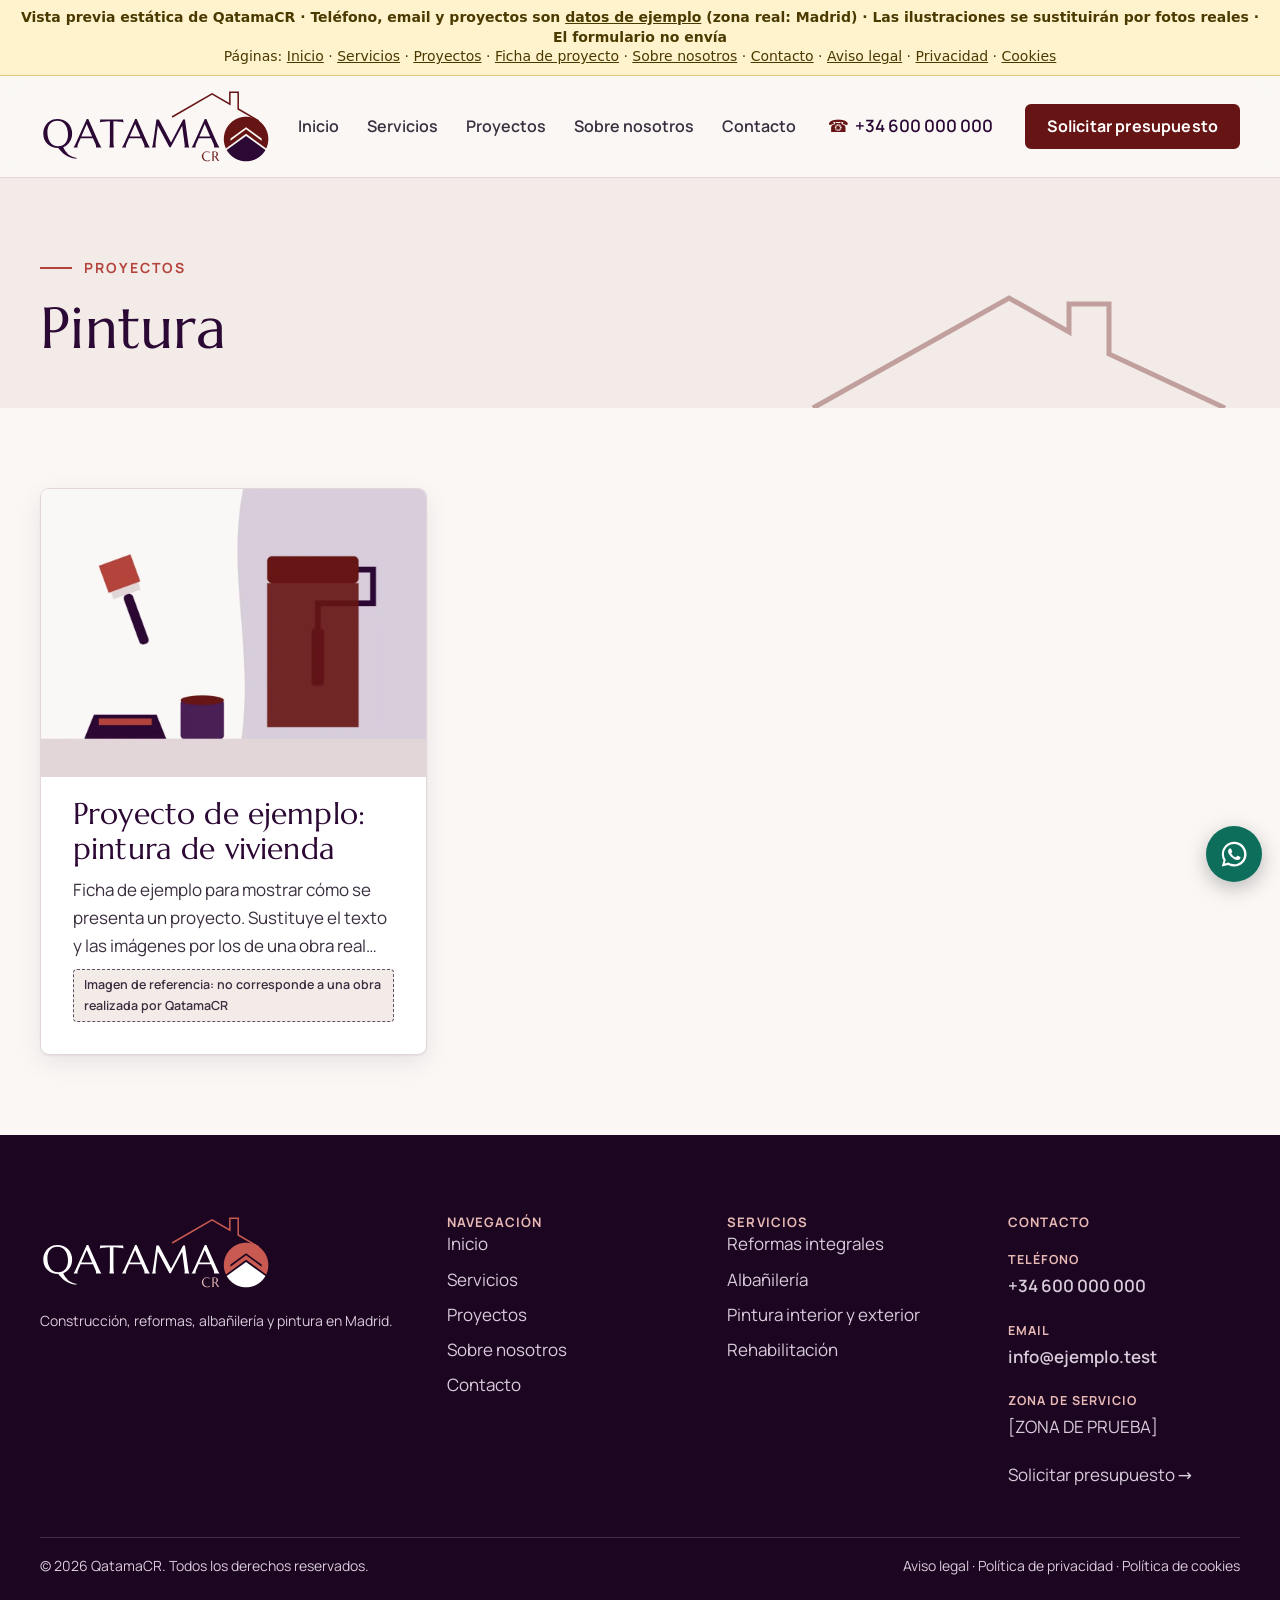
<file: tipo-pintura.html>
<!DOCTYPE html>
<html lang="en-US">
<head>
	<meta charset="UTF-8" />
	<meta name="viewport" content="width=device-width, initial-scale=1" />
<meta name='robots' content='max-image-preview:large' />
<link rel="preload" href="assets/tema/assets/fonts/marcellus-latin-400.woff2" as="font" type="font/woff2" crossorigin>
<link rel="preload" href="assets/tema/assets/fonts/manrope-latin-variable.woff2" as="font" type="font/woff2" crossorigin>
<title>Pintura | QatamaCR</title>
<link rel="icon" href="assets/tema/assets/images/logo/favicon.ico" sizes="any">
<link rel="icon" href="assets/tema/assets/images/logo/favicon.svg" type="image/svg+xml">
<link rel="apple-touch-icon" href="assets/tema/assets/images/logo/apple-touch-icon-180.png">
<meta name="theme-color" content="#2C0834">

<!-- SEO: QatamaCR Core -->
<meta name="description" content="Construcción, reformas, albañilería y pintura">
<meta property="og:locale" content="es_ES">
<meta property="og:type" content="website">
<meta property="og:site_name" content="QatamaCR">
<meta property="og:title" content="Pintura | QatamaCR">
<meta property="og:description" content="Construcción, reformas, albañilería y pintura">
<meta property="og:image" content="#wp-content/plugins/qatamacr-core/assets/qatamacr-og-1200x630.png">
<meta name="twitter:card" content="summary_large_image">
<script>
window._wpemojiSettings = {"baseUrl":"https:\/\/s.w.org\/images\/core\/emoji\/15.0.3\/72x72\/","ext":".png","svgUrl":"https:\/\/s.w.org\/images\/core\/emoji\/15.0.3\/svg\/","svgExt":".svg","source":{"concatemoji":"assets\/wp\/js\/wp-emoji-release.min.js"}};
/*! This file is auto-generated */
!function(i,n){var o,s,e;function c(e){try{var t={supportTests:e,timestamp:(new Date).valueOf()};sessionStorage.setItem(o,JSON.stringify(t))}catch(e){}}function p(e,t,n){e.clearRect(0,0,e.canvas.width,e.canvas.height),e.fillText(t,0,0);var t=new Uint32Array(e.getImageData(0,0,e.canvas.width,e.canvas.height).data),r=(e.clearRect(0,0,e.canvas.width,e.canvas.height),e.fillText(n,0,0),new Uint32Array(e.getImageData(0,0,e.canvas.width,e.canvas.height).data));return t.every(function(e,t){return e===r[t]})}function u(e,t,n){switch(t){case"flag":return n(e,"\ud83c\udff3\ufe0f\u200d\u26a7\ufe0f","\ud83c\udff3\ufe0f\u200b\u26a7\ufe0f")?!1:!n(e,"\ud83c\uddfa\ud83c\uddf3","\ud83c\uddfa\u200b\ud83c\uddf3")&&!n(e,"\ud83c\udff4\udb40\udc67\udb40\udc62\udb40\udc65\udb40\udc6e\udb40\udc67\udb40\udc7f","\ud83c\udff4\u200b\udb40\udc67\u200b\udb40\udc62\u200b\udb40\udc65\u200b\udb40\udc6e\u200b\udb40\udc67\u200b\udb40\udc7f");case"emoji":return!n(e,"\ud83d\udc26\u200d\u2b1b","\ud83d\udc26\u200b\u2b1b")}return!1}function f(e,t,n){var r="undefined"!=typeof WorkerGlobalScope&&self instanceof WorkerGlobalScope?new OffscreenCanvas(300,150):i.createElement("canvas"),a=r.getContext("2d",{willReadFrequently:!0}),o=(a.textBaseline="top",a.font="600 32px Arial",{});return e.forEach(function(e){o[e]=t(a,e,n)}),o}function t(e){var t=i.createElement("script");t.src=e,t.defer=!0,i.head.appendChild(t)}"undefined"!=typeof Promise&&(o="wpEmojiSettingsSupports",s=["flag","emoji"],n.supports={everything:!0,everythingExceptFlag:!0},e=new Promise(function(e){i.addEventListener("DOMContentLoaded",e,{once:!0})}),new Promise(function(t){var n=function(){try{var e=JSON.parse(sessionStorage.getItem(o));if("object"==typeof e&&"number"==typeof e.timestamp&&(new Date).valueOf()<e.timestamp+604800&&"object"==typeof e.supportTests)return e.supportTests}catch(e){}return null}();if(!n){if("undefined"!=typeof Worker&&"undefined"!=typeof OffscreenCanvas&&"undefined"!=typeof URL&&URL.createObjectURL&&"undefined"!=typeof Blob)try{var e="postMessage("+f.toString()+"("+[JSON.stringify(s),u.toString(),p.toString()].join(",")+"));",r=new Blob([e],{type:"text/javascript"}),a=new Worker(URL.createObjectURL(r),{name:"wpTestEmojiSupports"});return void(a.onmessage=function(e){c(n=e.data),a.terminate(),t(n)})}catch(e){}c(n=f(s,u,p))}t(n)}).then(function(e){for(var t in e)n.supports[t]=e[t],n.supports.everything=n.supports.everything&&n.supports[t],"flag"!==t&&(n.supports.everythingExceptFlag=n.supports.everythingExceptFlag&&n.supports[t]);n.supports.everythingExceptFlag=n.supports.everythingExceptFlag&&!n.supports.flag,n.DOMReady=!1,n.readyCallback=function(){n.DOMReady=!0}}).then(function(){return e}).then(function(){var e;n.supports.everything||(n.readyCallback(),(e=n.source||{}).concatemoji?t(e.concatemoji):e.wpemoji&&e.twemoji&&(t(e.twemoji),t(e.wpemoji)))}))}((window,document),window._wpemojiSettings);
</script>
<style id='wp-block-site-logo-inline-css'>
.wp-block-site-logo{box-sizing:border-box;line-height:0}.wp-block-site-logo a{display:inline-block;line-height:0}.wp-block-site-logo.is-default-size img{height:auto;width:120px}.wp-block-site-logo img{height:auto;max-width:100%}.wp-block-site-logo a,.wp-block-site-logo img{border-radius:inherit}.wp-block-site-logo.aligncenter{margin-left:auto;margin-right:auto;text-align:center}:root :where(.wp-block-site-logo.is-style-rounded){border-radius:9999px}
</style>
<style id='wp-block-navigation-link-inline-css'>
.wp-block-navigation .wp-block-navigation-item__label{overflow-wrap:break-word}.wp-block-navigation .wp-block-navigation-item__description{display:none}.link-ui-tools{border-top:1px solid #f0f0f0;padding:8px}.link-ui-block-inserter{padding-top:8px}.link-ui-block-inserter__back{margin-left:8px;text-transform:uppercase}
</style>
<link rel='stylesheet' id='wp-block-navigation-css' href='assets/wp/blocks/navigation/style.min.css' media='all' />
<style id='wp-block-button-inline-css'>
.wp-block-button__link{box-sizing:border-box;cursor:pointer;display:inline-block;text-align:center;word-break:break-word}.wp-block-button__link.aligncenter{text-align:center}.wp-block-button__link.alignright{text-align:right}:where(.wp-block-button__link){border-radius:9999px;box-shadow:none;padding:calc(.667em + 2px) calc(1.333em + 2px);text-decoration:none}.wp-block-button[style*=text-decoration] .wp-block-button__link{text-decoration:inherit}.wp-block-buttons>.wp-block-button.has-custom-width{max-width:none}.wp-block-buttons>.wp-block-button.has-custom-width .wp-block-button__link{width:100%}.wp-block-buttons>.wp-block-button.has-custom-font-size .wp-block-button__link{font-size:inherit}.wp-block-buttons>.wp-block-button.wp-block-button__width-25{width:calc(25% - var(--wp--style--block-gap, .5em)*.75)}.wp-block-buttons>.wp-block-button.wp-block-button__width-50{width:calc(50% - var(--wp--style--block-gap, .5em)*.5)}.wp-block-buttons>.wp-block-button.wp-block-button__width-75{width:calc(75% - var(--wp--style--block-gap, .5em)*.25)}.wp-block-buttons>.wp-block-button.wp-block-button__width-100{flex-basis:100%;width:100%}.wp-block-buttons.is-vertical>.wp-block-button.wp-block-button__width-25{width:25%}.wp-block-buttons.is-vertical>.wp-block-button.wp-block-button__width-50{width:50%}.wp-block-buttons.is-vertical>.wp-block-button.wp-block-button__width-75{width:75%}.wp-block-button.is-style-squared,.wp-block-button__link.wp-block-button.is-style-squared{border-radius:0}.wp-block-button.no-border-radius,.wp-block-button__link.no-border-radius{border-radius:0!important}:root :where(.wp-block-button .wp-block-button__link.is-style-outline),:root :where(.wp-block-button.is-style-outline>.wp-block-button__link){border:2px solid;padding:.667em 1.333em}:root :where(.wp-block-button .wp-block-button__link.is-style-outline:not(.has-text-color)),:root :where(.wp-block-button.is-style-outline>.wp-block-button__link:not(.has-text-color)){color:currentColor}:root :where(.wp-block-button .wp-block-button__link.is-style-outline:not(.has-background)),:root :where(.wp-block-button.is-style-outline>.wp-block-button__link:not(.has-background)){background-color:initial;background-image:none}
</style>
<style id='wp-block-buttons-inline-css'>
.wp-block-buttons.is-vertical{flex-direction:column}.wp-block-buttons.is-vertical>.wp-block-button:last-child{margin-bottom:0}.wp-block-buttons>.wp-block-button{display:inline-block;margin:0}.wp-block-buttons.is-content-justification-left{justify-content:flex-start}.wp-block-buttons.is-content-justification-left.is-vertical{align-items:flex-start}.wp-block-buttons.is-content-justification-center{justify-content:center}.wp-block-buttons.is-content-justification-center.is-vertical{align-items:center}.wp-block-buttons.is-content-justification-right{justify-content:flex-end}.wp-block-buttons.is-content-justification-right.is-vertical{align-items:flex-end}.wp-block-buttons.is-content-justification-space-between{justify-content:space-between}.wp-block-buttons.aligncenter{text-align:center}.wp-block-buttons:not(.is-content-justification-space-between,.is-content-justification-right,.is-content-justification-left,.is-content-justification-center) .wp-block-button.aligncenter{margin-left:auto;margin-right:auto;width:100%}.wp-block-buttons[style*=text-decoration] .wp-block-button,.wp-block-buttons[style*=text-decoration] .wp-block-button__link{text-decoration:inherit}.wp-block-buttons.has-custom-font-size .wp-block-button__link{font-size:inherit}.wp-block-button.aligncenter{text-align:center}
</style>
<style id='wp-block-group-inline-css'>
.wp-block-group{box-sizing:border-box}:where(.wp-block-group.wp-block-group-is-layout-constrained){position:relative}
</style>
<style id='wp-block-group-theme-inline-css'>
:where(.wp-block-group.has-background){padding:1.25em 2.375em}
</style>
<style id='wp-block-template-part-theme-inline-css'>
:root :where(.wp-block-template-part.has-background){margin-bottom:0;margin-top:0;padding:1.25em 2.375em}
</style>
<style id='wp-block-paragraph-inline-css'>
.is-small-text{font-size:.875em}.is-regular-text{font-size:1em}.is-large-text{font-size:2.25em}.is-larger-text{font-size:3em}.has-drop-cap:not(:focus):first-letter{float:left;font-size:8.4em;font-style:normal;font-weight:100;line-height:.68;margin:.05em .1em 0 0;text-transform:uppercase}body.rtl .has-drop-cap:not(:focus):first-letter{float:none;margin-left:.1em}p.has-drop-cap.has-background{overflow:hidden}:root :where(p.has-background){padding:1.25em 2.375em}:where(p.has-text-color:not(.has-link-color)) a{color:inherit}p.has-text-align-left[style*="writing-mode:vertical-lr"],p.has-text-align-right[style*="writing-mode:vertical-rl"]{rotate:180deg}
</style>
<style id='wp-block-query-title-inline-css'>
.wp-block-query-title{box-sizing:border-box}
</style>
<style id='wp-block-term-description-inline-css'>
:where(.wp-block-term-description){margin-bottom:var(--wp--style--block-gap);margin-top:var(--wp--style--block-gap)}.wp-block-term-description p{margin-bottom:0;margin-top:0}
</style>
<style id='wp-block-post-featured-image-inline-css'>
.wp-block-post-featured-image{margin-left:0;margin-right:0}.wp-block-post-featured-image a{display:block;height:100%}.wp-block-post-featured-image img{box-sizing:border-box;height:auto;max-width:100%;vertical-align:bottom;width:100%}.wp-block-post-featured-image.alignfull img,.wp-block-post-featured-image.alignwide img{width:100%}.wp-block-post-featured-image .wp-block-post-featured-image__overlay.has-background-dim{background-color:#000;inset:0;position:absolute}.wp-block-post-featured-image{position:relative}.wp-block-post-featured-image .wp-block-post-featured-image__overlay.has-background-gradient{background-color:initial}.wp-block-post-featured-image .wp-block-post-featured-image__overlay.has-background-dim-0{opacity:0}.wp-block-post-featured-image .wp-block-post-featured-image__overlay.has-background-dim-10{opacity:.1}.wp-block-post-featured-image .wp-block-post-featured-image__overlay.has-background-dim-20{opacity:.2}.wp-block-post-featured-image .wp-block-post-featured-image__overlay.has-background-dim-30{opacity:.3}.wp-block-post-featured-image .wp-block-post-featured-image__overlay.has-background-dim-40{opacity:.4}.wp-block-post-featured-image .wp-block-post-featured-image__overlay.has-background-dim-50{opacity:.5}.wp-block-post-featured-image .wp-block-post-featured-image__overlay.has-background-dim-60{opacity:.6}.wp-block-post-featured-image .wp-block-post-featured-image__overlay.has-background-dim-70{opacity:.7}.wp-block-post-featured-image .wp-block-post-featured-image__overlay.has-background-dim-80{opacity:.8}.wp-block-post-featured-image .wp-block-post-featured-image__overlay.has-background-dim-90{opacity:.9}.wp-block-post-featured-image .wp-block-post-featured-image__overlay.has-background-dim-100{opacity:1}.wp-block-post-featured-image:where(.alignleft,.alignright){width:100%}
</style>
<style id='wp-block-post-title-inline-css'>
.wp-block-post-title{box-sizing:border-box;word-break:break-word}.wp-block-post-title a{display:inline-block}
</style>
<style id='wp-block-post-excerpt-inline-css'>
:where(.wp-block-post-excerpt){margin-bottom:var(--wp--style--block-gap);margin-top:var(--wp--style--block-gap)}.wp-block-post-excerpt__excerpt{margin-bottom:0;margin-top:0}.wp-block-post-excerpt__more-text{margin-bottom:0;margin-top:var(--wp--style--block-gap)}.wp-block-post-excerpt__more-link{display:inline-block}
</style>
<style id='wp-block-post-template-inline-css'>
.wp-block-post-template{list-style:none;margin-bottom:0;margin-top:0;max-width:100%;padding:0}.wp-block-post-template.is-flex-container{display:flex;flex-direction:row;flex-wrap:wrap;gap:1.25em}.wp-block-post-template.is-flex-container>li{margin:0;width:100%}@media (min-width:600px){.wp-block-post-template.is-flex-container.is-flex-container.columns-2>li{width:calc(50% - .625em)}.wp-block-post-template.is-flex-container.is-flex-container.columns-3>li{width:calc(33.33333% - .83333em)}.wp-block-post-template.is-flex-container.is-flex-container.columns-4>li{width:calc(25% - .9375em)}.wp-block-post-template.is-flex-container.is-flex-container.columns-5>li{width:calc(20% - 1em)}.wp-block-post-template.is-flex-container.is-flex-container.columns-6>li{width:calc(16.66667% - 1.04167em)}}@media (max-width:600px){.wp-block-post-template-is-layout-grid.wp-block-post-template-is-layout-grid.wp-block-post-template-is-layout-grid.wp-block-post-template-is-layout-grid{grid-template-columns:1fr}}.wp-block-post-template-is-layout-constrained>li>.alignright,.wp-block-post-template-is-layout-flow>li>.alignright{float:right;margin-inline-end:0;margin-inline-start:2em}.wp-block-post-template-is-layout-constrained>li>.alignleft,.wp-block-post-template-is-layout-flow>li>.alignleft{float:left;margin-inline-end:2em;margin-inline-start:0}.wp-block-post-template-is-layout-constrained>li>.aligncenter,.wp-block-post-template-is-layout-flow>li>.aligncenter{margin-inline-end:auto;margin-inline-start:auto}
</style>
<style id='wp-block-query-pagination-inline-css'>
.wp-block-query-pagination>.wp-block-query-pagination-next,.wp-block-query-pagination>.wp-block-query-pagination-numbers,.wp-block-query-pagination>.wp-block-query-pagination-previous{margin-bottom:.5em;margin-right:.5em}.wp-block-query-pagination>.wp-block-query-pagination-next:last-child,.wp-block-query-pagination>.wp-block-query-pagination-numbers:last-child,.wp-block-query-pagination>.wp-block-query-pagination-previous:last-child{margin-right:0}.wp-block-query-pagination.is-content-justification-space-between>.wp-block-query-pagination-next:last-of-type{margin-inline-start:auto}.wp-block-query-pagination.is-content-justification-space-between>.wp-block-query-pagination-previous:first-child{margin-inline-end:auto}.wp-block-query-pagination .wp-block-query-pagination-previous-arrow{display:inline-block;margin-right:1ch}.wp-block-query-pagination .wp-block-query-pagination-previous-arrow:not(.is-arrow-chevron){transform:scaleX(1)}.wp-block-query-pagination .wp-block-query-pagination-next-arrow{display:inline-block;margin-left:1ch}.wp-block-query-pagination .wp-block-query-pagination-next-arrow:not(.is-arrow-chevron){transform:scaleX(1)}.wp-block-query-pagination.aligncenter{justify-content:center}
</style>
<style id='wp-block-heading-inline-css'>
h1.has-background,h2.has-background,h3.has-background,h4.has-background,h5.has-background,h6.has-background{padding:1.25em 2.375em}h1.has-text-align-left[style*=writing-mode]:where([style*=vertical-lr]),h1.has-text-align-right[style*=writing-mode]:where([style*=vertical-rl]),h2.has-text-align-left[style*=writing-mode]:where([style*=vertical-lr]),h2.has-text-align-right[style*=writing-mode]:where([style*=vertical-rl]),h3.has-text-align-left[style*=writing-mode]:where([style*=vertical-lr]),h3.has-text-align-right[style*=writing-mode]:where([style*=vertical-rl]),h4.has-text-align-left[style*=writing-mode]:where([style*=vertical-lr]),h4.has-text-align-right[style*=writing-mode]:where([style*=vertical-rl]),h5.has-text-align-left[style*=writing-mode]:where([style*=vertical-lr]),h5.has-text-align-right[style*=writing-mode]:where([style*=vertical-rl]),h6.has-text-align-left[style*=writing-mode]:where([style*=vertical-lr]),h6.has-text-align-right[style*=writing-mode]:where([style*=vertical-rl]){rotate:180deg}
</style>
<style id='wp-block-list-inline-css'>
ol,ul{box-sizing:border-box}:root :where(ul.has-background,ol.has-background){padding:1.25em 2.375em}
</style>
<style id='wp-block-columns-inline-css'>
.wp-block-columns{align-items:normal!important;box-sizing:border-box;display:flex;flex-wrap:wrap!important}@media (min-width:782px){.wp-block-columns{flex-wrap:nowrap!important}}.wp-block-columns.are-vertically-aligned-top{align-items:flex-start}.wp-block-columns.are-vertically-aligned-center{align-items:center}.wp-block-columns.are-vertically-aligned-bottom{align-items:flex-end}@media (max-width:781px){.wp-block-columns:not(.is-not-stacked-on-mobile)>.wp-block-column{flex-basis:100%!important}}@media (min-width:782px){.wp-block-columns:not(.is-not-stacked-on-mobile)>.wp-block-column{flex-basis:0;flex-grow:1}.wp-block-columns:not(.is-not-stacked-on-mobile)>.wp-block-column[style*=flex-basis]{flex-grow:0}}.wp-block-columns.is-not-stacked-on-mobile{flex-wrap:nowrap!important}.wp-block-columns.is-not-stacked-on-mobile>.wp-block-column{flex-basis:0;flex-grow:1}.wp-block-columns.is-not-stacked-on-mobile>.wp-block-column[style*=flex-basis]{flex-grow:0}:where(.wp-block-columns){margin-bottom:1.75em}:where(.wp-block-columns.has-background){padding:1.25em 2.375em}.wp-block-column{flex-grow:1;min-width:0;overflow-wrap:break-word;word-break:break-word}.wp-block-column.is-vertically-aligned-top{align-self:flex-start}.wp-block-column.is-vertically-aligned-center{align-self:center}.wp-block-column.is-vertically-aligned-bottom{align-self:flex-end}.wp-block-column.is-vertically-aligned-stretch{align-self:stretch}.wp-block-column.is-vertically-aligned-bottom,.wp-block-column.is-vertically-aligned-center,.wp-block-column.is-vertically-aligned-top{width:100%}
</style>
<style id='wp-emoji-styles-inline-css'>

	img.wp-smiley, img.emoji {
		display: inline !important;
		border: none !important;
		box-shadow: none !important;
		height: 1em !important;
		width: 1em !important;
		margin: 0 0.07em !important;
		vertical-align: -0.1em !important;
		background: none !important;
		padding: 0 !important;
	}
</style>
<style id='wp-block-library-inline-css'>
:root{--wp-admin-theme-color:#007cba;--wp-admin-theme-color--rgb:0,124,186;--wp-admin-theme-color-darker-10:#006ba1;--wp-admin-theme-color-darker-10--rgb:0,107,161;--wp-admin-theme-color-darker-20:#005a87;--wp-admin-theme-color-darker-20--rgb:0,90,135;--wp-admin-border-width-focus:2px;--wp-block-synced-color:#7a00df;--wp-block-synced-color--rgb:122,0,223;--wp-bound-block-color:var(--wp-block-synced-color)}@media (min-resolution:192dpi){:root{--wp-admin-border-width-focus:1.5px}}.wp-element-button{cursor:pointer}:root{--wp--preset--font-size--normal:16px;--wp--preset--font-size--huge:42px}:root .has-very-light-gray-background-color{background-color:#eee}:root .has-very-dark-gray-background-color{background-color:#313131}:root .has-very-light-gray-color{color:#eee}:root .has-very-dark-gray-color{color:#313131}:root .has-vivid-green-cyan-to-vivid-cyan-blue-gradient-background{background:linear-gradient(135deg,#00d084,#0693e3)}:root .has-purple-crush-gradient-background{background:linear-gradient(135deg,#34e2e4,#4721fb 50%,#ab1dfe)}:root .has-hazy-dawn-gradient-background{background:linear-gradient(135deg,#faaca8,#dad0ec)}:root .has-subdued-olive-gradient-background{background:linear-gradient(135deg,#fafae1,#67a671)}:root .has-atomic-cream-gradient-background{background:linear-gradient(135deg,#fdd79a,#004a59)}:root .has-nightshade-gradient-background{background:linear-gradient(135deg,#330968,#31cdcf)}:root .has-midnight-gradient-background{background:linear-gradient(135deg,#020381,#2874fc)}.has-regular-font-size{font-size:1em}.has-larger-font-size{font-size:2.625em}.has-normal-font-size{font-size:var(--wp--preset--font-size--normal)}.has-huge-font-size{font-size:var(--wp--preset--font-size--huge)}.has-text-align-center{text-align:center}.has-text-align-left{text-align:left}.has-text-align-right{text-align:right}#end-resizable-editor-section{display:none}.aligncenter{clear:both}.items-justified-left{justify-content:flex-start}.items-justified-center{justify-content:center}.items-justified-right{justify-content:flex-end}.items-justified-space-between{justify-content:space-between}.screen-reader-text{border:0;clip:rect(1px,1px,1px,1px);clip-path:inset(50%);height:1px;margin:-1px;overflow:hidden;padding:0;position:absolute;width:1px;word-wrap:normal!important}.screen-reader-text:focus{background-color:#ddd;clip:auto!important;clip-path:none;color:#444;display:block;font-size:1em;height:auto;left:5px;line-height:normal;padding:15px 23px 14px;text-decoration:none;top:5px;width:auto;z-index:100000}html :where(.has-border-color){border-style:solid}html :where([style*=border-top-color]){border-top-style:solid}html :where([style*=border-right-color]){border-right-style:solid}html :where([style*=border-bottom-color]){border-bottom-style:solid}html :where([style*=border-left-color]){border-left-style:solid}html :where([style*=border-width]){border-style:solid}html :where([style*=border-top-width]){border-top-style:solid}html :where([style*=border-right-width]){border-right-style:solid}html :where([style*=border-bottom-width]){border-bottom-style:solid}html :where([style*=border-left-width]){border-left-style:solid}html :where(img[class*=wp-image-]){height:auto;max-width:100%}:where(figure){margin:0 0 1em}html :where(.is-position-sticky){--wp-admin--admin-bar--position-offset:var(--wp-admin--admin-bar--height,0px)}@media screen and (max-width:600px){html :where(.is-position-sticky){--wp-admin--admin-bar--position-offset:0px}}
</style>
<link rel='stylesheet' id='qatamacr-core-css' href='assets/plugin/assets/qatamacr-core.css' media='all' />
<style id='global-styles-inline-css'>
:root{--wp--preset--aspect-ratio--square: 1;--wp--preset--aspect-ratio--4-3: 4/3;--wp--preset--aspect-ratio--3-4: 3/4;--wp--preset--aspect-ratio--3-2: 3/2;--wp--preset--aspect-ratio--2-3: 2/3;--wp--preset--aspect-ratio--16-9: 16/9;--wp--preset--aspect-ratio--9-16: 9/16;--wp--preset--color--black: #000000;--wp--preset--color--cyan-bluish-gray: #abb8c3;--wp--preset--color--white: #ffffff;--wp--preset--color--pale-pink: #f78da7;--wp--preset--color--vivid-red: #cf2e2e;--wp--preset--color--luminous-vivid-orange: #ff6900;--wp--preset--color--luminous-vivid-amber: #fcb900;--wp--preset--color--light-green-cyan: #7bdcb5;--wp--preset--color--vivid-green-cyan: #00d084;--wp--preset--color--pale-cyan-blue: #8ed1fc;--wp--preset--color--vivid-cyan-blue: #0693e3;--wp--preset--color--vivid-purple: #9b51e0;--wp--preset--color--berenjena: #2C0834;--wp--preset--color--berenjena-oscuro: #1C0521;--wp--preset--color--berenjena-medio: #4A1F55;--wp--preset--color--burdeos: #661514;--wp--preset--color--burdeos-oscuro: #4A0F0E;--wp--preset--color--teja: #B4433B;--wp--preset--color--rosa-teja: #E7B9B4;--wp--preset--color--lila-claro: #D8CCDA;--wp--preset--color--texto: #3A2E3F;--wp--preset--color--texto-suave: #5F5266;--wp--preset--color--borde: #E2D6D8;--wp--preset--color--superficie: #F2EBE8;--wp--preset--color--fondo: #FAF7F5;--wp--preset--color--blanco: #FFFFFF;--wp--preset--gradient--vivid-cyan-blue-to-vivid-purple: linear-gradient(135deg,rgba(6,147,227,1) 0%,rgb(155,81,224) 100%);--wp--preset--gradient--light-green-cyan-to-vivid-green-cyan: linear-gradient(135deg,rgb(122,220,180) 0%,rgb(0,208,130) 100%);--wp--preset--gradient--luminous-vivid-amber-to-luminous-vivid-orange: linear-gradient(135deg,rgba(252,185,0,1) 0%,rgba(255,105,0,1) 100%);--wp--preset--gradient--luminous-vivid-orange-to-vivid-red: linear-gradient(135deg,rgba(255,105,0,1) 0%,rgb(207,46,46) 100%);--wp--preset--gradient--very-light-gray-to-cyan-bluish-gray: linear-gradient(135deg,rgb(238,238,238) 0%,rgb(169,184,195) 100%);--wp--preset--gradient--cool-to-warm-spectrum: linear-gradient(135deg,rgb(74,234,220) 0%,rgb(151,120,209) 20%,rgb(207,42,186) 40%,rgb(238,44,130) 60%,rgb(251,105,98) 80%,rgb(254,248,76) 100%);--wp--preset--gradient--blush-light-purple: linear-gradient(135deg,rgb(255,206,236) 0%,rgb(152,150,240) 100%);--wp--preset--gradient--blush-bordeaux: linear-gradient(135deg,rgb(254,205,165) 0%,rgb(254,45,45) 50%,rgb(107,0,62) 100%);--wp--preset--gradient--luminous-dusk: linear-gradient(135deg,rgb(255,203,112) 0%,rgb(199,81,192) 50%,rgb(65,88,208) 100%);--wp--preset--gradient--pale-ocean: linear-gradient(135deg,rgb(255,245,203) 0%,rgb(182,227,212) 50%,rgb(51,167,181) 100%);--wp--preset--gradient--electric-grass: linear-gradient(135deg,rgb(202,248,128) 0%,rgb(113,206,126) 100%);--wp--preset--gradient--midnight: linear-gradient(135deg,rgb(2,3,129) 0%,rgb(40,116,252) 100%);--wp--preset--font-size--small: 13px;--wp--preset--font-size--medium: clamp(14px, 0.875rem + ((1vw - 3.2px) * 0.652), 20px);--wp--preset--font-size--large: clamp(22.041px, 1.378rem + ((1vw - 3.2px) * 1.517), 36px);--wp--preset--font-size--x-large: clamp(25.014px, 1.563rem + ((1vw - 3.2px) * 1.846), 42px);--wp--preset--font-size--pequeno: 0.875rem;--wp--preset--font-size--base: 1.0625rem;--wp--preset--font-size--destacado: clamp(1.125rem, 1.125rem + ((1vw - 0.2rem) * 0.327), 1.3125rem);--wp--preset--font-size--grande: clamp(1.4rem, 1.4rem + ((1vw - 0.2rem) * 0.826), 1.875rem);--wp--preset--font-size--muy-grande: clamp(1.875rem, 1.875rem + ((1vw - 0.2rem) * 1.522), 2.75rem);--wp--preset--font-size--enorme: clamp(2.25rem, 2.25rem + ((1vw - 0.2rem) * 2.348), 3.6rem);--wp--preset--font-family--titulares: Marcellus, 'Times New Roman', Georgia, serif;--wp--preset--font-family--texto: Manrope, system-ui, -apple-system, 'Segoe UI', Roboto, Arial, sans-serif;--wp--preset--spacing--20: 0.75rem;--wp--preset--spacing--30: 1rem;--wp--preset--spacing--40: clamp(1.5rem, 3vw, 2rem);--wp--preset--spacing--50: clamp(2rem, 5vw, 3rem);--wp--preset--spacing--60: clamp(3rem, 7vw, 5rem);--wp--preset--spacing--70: clamp(4rem, 10vw, 7.5rem);--wp--preset--spacing--80: 5.06rem;--wp--preset--spacing--10: 0.5rem;--wp--preset--shadow--natural: 6px 6px 9px rgba(0, 0, 0, 0.2);--wp--preset--shadow--deep: 12px 12px 50px rgba(0, 0, 0, 0.4);--wp--preset--shadow--sharp: 6px 6px 0px rgba(0, 0, 0, 0.2);--wp--preset--shadow--outlined: 6px 6px 0px -3px rgba(255, 255, 255, 1), 6px 6px rgba(0, 0, 0, 1);--wp--preset--shadow--crisp: 6px 6px 0px rgba(0, 0, 0, 1);--wp--preset--shadow--suave: 0 1px 2px rgba(44, 8, 52, 0.06), 0 8px 24px rgba(44, 8, 52, 0.08);--wp--preset--shadow--elevada: 0 2px 4px rgba(44, 8, 52, 0.08), 0 18px 40px rgba(44, 8, 52, 0.14);--wp--custom--radio: 6px;--wp--custom--transicion: 180ms ease;}:root { --wp--style--global--content-size: 760px;--wp--style--global--wide-size: 1240px; }:where(body) { margin: 0; }.wp-site-blocks { padding-top: var(--wp--style--root--padding-top); padding-bottom: var(--wp--style--root--padding-bottom); }.has-global-padding { padding-right: var(--wp--style--root--padding-right); padding-left: var(--wp--style--root--padding-left); }.has-global-padding > .alignfull { margin-right: calc(var(--wp--style--root--padding-right) * -1); margin-left: calc(var(--wp--style--root--padding-left) * -1); }.has-global-padding :where(:not(.alignfull.is-layout-flow) > .has-global-padding:not(.wp-block-block, .alignfull)) { padding-right: 0; padding-left: 0; }.has-global-padding :where(:not(.alignfull.is-layout-flow) > .has-global-padding:not(.wp-block-block, .alignfull)) > .alignfull { margin-left: 0; margin-right: 0; }.wp-site-blocks > .alignleft { float: left; margin-right: 2em; }.wp-site-blocks > .alignright { float: right; margin-left: 2em; }.wp-site-blocks > .aligncenter { justify-content: center; margin-left: auto; margin-right: auto; }:where(.wp-site-blocks) > * { margin-block-start: 1.25rem; margin-block-end: 0; }:where(.wp-site-blocks) > :first-child { margin-block-start: 0; }:where(.wp-site-blocks) > :last-child { margin-block-end: 0; }:root { --wp--style--block-gap: 1.25rem; }.is-layout-flow  > :first-child{margin-block-start: 0;}.is-layout-flow  > :last-child{margin-block-end: 0;}.is-layout-flow  > *{margin-block-start: 1.25rem;margin-block-end: 0;}.is-layout-constrained  > :first-child{margin-block-start: 0;}.is-layout-constrained  > :last-child{margin-block-end: 0;}.is-layout-constrained  > *{margin-block-start: 1.25rem;margin-block-end: 0;}.is-layout-flex {gap: 1.25rem;}.is-layout-grid {gap: 1.25rem;}.is-layout-flow > .alignleft{float: left;margin-inline-start: 0;margin-inline-end: 2em;}.is-layout-flow > .alignright{float: right;margin-inline-start: 2em;margin-inline-end: 0;}.is-layout-flow > .aligncenter{margin-left: auto !important;margin-right: auto !important;}.is-layout-constrained > .alignleft{float: left;margin-inline-start: 0;margin-inline-end: 2em;}.is-layout-constrained > .alignright{float: right;margin-inline-start: 2em;margin-inline-end: 0;}.is-layout-constrained > .aligncenter{margin-left: auto !important;margin-right: auto !important;}.is-layout-constrained > :where(:not(.alignleft):not(.alignright):not(.alignfull)){max-width: var(--wp--style--global--content-size);margin-left: auto !important;margin-right: auto !important;}.is-layout-constrained > .alignwide{max-width: var(--wp--style--global--wide-size);}body .is-layout-flex{display: flex;}.is-layout-flex{flex-wrap: wrap;align-items: center;}.is-layout-flex > :is(*, div){margin: 0;}body .is-layout-grid{display: grid;}.is-layout-grid > :is(*, div){margin: 0;}:root :where(body){background-color: var(--wp--preset--color--fondo);color: var(--wp--preset--color--texto);font-family: var(--wp--preset--font-family--texto);font-size: var(--wp--preset--font-size--base);font-weight: 400;line-height: 1.65;--wp--style--root--padding-top: 0;--wp--style--root--padding-right: clamp(1.25rem, 4vw, 2.5rem);--wp--style--root--padding-bottom: 0;--wp--style--root--padding-left: clamp(1.25rem, 4vw, 2.5rem);}:root :where(a:where(:not(.wp-element-button))){color: var(--wp--preset--color--burdeos);text-decoration: underline;}:root :where(a:where(:not(.wp-element-button)):hover){color: var(--wp--preset--color--berenjena);}:root :where(a:where(:not(.wp-element-button)):focus){color: var(--wp--preset--color--berenjena);}:root :where(h1, h2, h3, h4, h5, h6){color: var(--wp--preset--color--berenjena);font-family: var(--wp--preset--font-family--titulares);font-weight: 400;letter-spacing: 0.005em;line-height: 1.15;}:root :where(h1){font-size: var(--wp--preset--font-size--enorme);line-height: 1.08;}:root :where(h2){font-size: var(--wp--preset--font-size--muy-grande);}:root :where(h3){font-size: var(--wp--preset--font-size--grande);line-height: 1.2;}:root :where(h4){font-family: var(--wp--preset--font-family--texto);font-size: var(--wp--preset--font-size--destacado);font-weight: 700;line-height: 1.3;}:root :where(h5){font-family: var(--wp--preset--font-family--texto);font-size: var(--wp--preset--font-size--base);font-weight: 700;}:root :where(h6){font-family: var(--wp--preset--font-family--texto);font-size: var(--wp--preset--font-size--pequeno);font-weight: 700;letter-spacing: 0.08em;text-transform: uppercase;}:root :where(.wp-element-button, .wp-block-button__link){background-color: var(--wp--preset--color--burdeos);border-radius: var(--wp--custom--radio);border-color: var(--wp--preset--color--burdeos);border-width: 2px;border-style: solid;color: var(--wp--preset--color--blanco);font-family: var(--wp--preset--font-family--texto);font-size: clamp(0.875rem, 0.875rem + ((1vw - 0.2rem) * 0.217), 1rem);font-weight: 700;letter-spacing: 0.01em;line-height: 1.2;padding-top: 0.85rem;padding-right: 1.6rem;padding-bottom: 0.85rem;padding-left: 1.6rem;text-decoration: none;}:root :where(.wp-element-button:hover, .wp-block-button__link:hover){background-color: var(--wp--preset--color--burdeos-oscuro);border-color: var(--wp--preset--color--burdeos-oscuro);color: var(--wp--preset--color--blanco);}:root :where(.wp-element-button:focus, .wp-block-button__link:focus){background-color: var(--wp--preset--color--burdeos-oscuro);color: var(--wp--preset--color--blanco);}:root :where(.wp-element-caption, .wp-block-audio figcaption, .wp-block-embed figcaption, .wp-block-gallery figcaption, .wp-block-image figcaption, .wp-block-table figcaption, .wp-block-video figcaption){color: var(--wp--preset--color--texto-suave);font-size: var(--wp--preset--font-size--pequeno);}.has-black-color{color: var(--wp--preset--color--black) !important;}.has-cyan-bluish-gray-color{color: var(--wp--preset--color--cyan-bluish-gray) !important;}.has-white-color{color: var(--wp--preset--color--white) !important;}.has-pale-pink-color{color: var(--wp--preset--color--pale-pink) !important;}.has-vivid-red-color{color: var(--wp--preset--color--vivid-red) !important;}.has-luminous-vivid-orange-color{color: var(--wp--preset--color--luminous-vivid-orange) !important;}.has-luminous-vivid-amber-color{color: var(--wp--preset--color--luminous-vivid-amber) !important;}.has-light-green-cyan-color{color: var(--wp--preset--color--light-green-cyan) !important;}.has-vivid-green-cyan-color{color: var(--wp--preset--color--vivid-green-cyan) !important;}.has-pale-cyan-blue-color{color: var(--wp--preset--color--pale-cyan-blue) !important;}.has-vivid-cyan-blue-color{color: var(--wp--preset--color--vivid-cyan-blue) !important;}.has-vivid-purple-color{color: var(--wp--preset--color--vivid-purple) !important;}.has-berenjena-color{color: var(--wp--preset--color--berenjena) !important;}.has-berenjena-oscuro-color{color: var(--wp--preset--color--berenjena-oscuro) !important;}.has-berenjena-medio-color{color: var(--wp--preset--color--berenjena-medio) !important;}.has-burdeos-color{color: var(--wp--preset--color--burdeos) !important;}.has-burdeos-oscuro-color{color: var(--wp--preset--color--burdeos-oscuro) !important;}.has-teja-color{color: var(--wp--preset--color--teja) !important;}.has-rosa-teja-color{color: var(--wp--preset--color--rosa-teja) !important;}.has-lila-claro-color{color: var(--wp--preset--color--lila-claro) !important;}.has-texto-color{color: var(--wp--preset--color--texto) !important;}.has-texto-suave-color{color: var(--wp--preset--color--texto-suave) !important;}.has-borde-color{color: var(--wp--preset--color--borde) !important;}.has-superficie-color{color: var(--wp--preset--color--superficie) !important;}.has-fondo-color{color: var(--wp--preset--color--fondo) !important;}.has-blanco-color{color: var(--wp--preset--color--blanco) !important;}.has-black-background-color{background-color: var(--wp--preset--color--black) !important;}.has-cyan-bluish-gray-background-color{background-color: var(--wp--preset--color--cyan-bluish-gray) !important;}.has-white-background-color{background-color: var(--wp--preset--color--white) !important;}.has-pale-pink-background-color{background-color: var(--wp--preset--color--pale-pink) !important;}.has-vivid-red-background-color{background-color: var(--wp--preset--color--vivid-red) !important;}.has-luminous-vivid-orange-background-color{background-color: var(--wp--preset--color--luminous-vivid-orange) !important;}.has-luminous-vivid-amber-background-color{background-color: var(--wp--preset--color--luminous-vivid-amber) !important;}.has-light-green-cyan-background-color{background-color: var(--wp--preset--color--light-green-cyan) !important;}.has-vivid-green-cyan-background-color{background-color: var(--wp--preset--color--vivid-green-cyan) !important;}.has-pale-cyan-blue-background-color{background-color: var(--wp--preset--color--pale-cyan-blue) !important;}.has-vivid-cyan-blue-background-color{background-color: var(--wp--preset--color--vivid-cyan-blue) !important;}.has-vivid-purple-background-color{background-color: var(--wp--preset--color--vivid-purple) !important;}.has-berenjena-background-color{background-color: var(--wp--preset--color--berenjena) !important;}.has-berenjena-oscuro-background-color{background-color: var(--wp--preset--color--berenjena-oscuro) !important;}.has-berenjena-medio-background-color{background-color: var(--wp--preset--color--berenjena-medio) !important;}.has-burdeos-background-color{background-color: var(--wp--preset--color--burdeos) !important;}.has-burdeos-oscuro-background-color{background-color: var(--wp--preset--color--burdeos-oscuro) !important;}.has-teja-background-color{background-color: var(--wp--preset--color--teja) !important;}.has-rosa-teja-background-color{background-color: var(--wp--preset--color--rosa-teja) !important;}.has-lila-claro-background-color{background-color: var(--wp--preset--color--lila-claro) !important;}.has-texto-background-color{background-color: var(--wp--preset--color--texto) !important;}.has-texto-suave-background-color{background-color: var(--wp--preset--color--texto-suave) !important;}.has-borde-background-color{background-color: var(--wp--preset--color--borde) !important;}.has-superficie-background-color{background-color: var(--wp--preset--color--superficie) !important;}.has-fondo-background-color{background-color: var(--wp--preset--color--fondo) !important;}.has-blanco-background-color{background-color: var(--wp--preset--color--blanco) !important;}.has-black-border-color{border-color: var(--wp--preset--color--black) !important;}.has-cyan-bluish-gray-border-color{border-color: var(--wp--preset--color--cyan-bluish-gray) !important;}.has-white-border-color{border-color: var(--wp--preset--color--white) !important;}.has-pale-pink-border-color{border-color: var(--wp--preset--color--pale-pink) !important;}.has-vivid-red-border-color{border-color: var(--wp--preset--color--vivid-red) !important;}.has-luminous-vivid-orange-border-color{border-color: var(--wp--preset--color--luminous-vivid-orange) !important;}.has-luminous-vivid-amber-border-color{border-color: var(--wp--preset--color--luminous-vivid-amber) !important;}.has-light-green-cyan-border-color{border-color: var(--wp--preset--color--light-green-cyan) !important;}.has-vivid-green-cyan-border-color{border-color: var(--wp--preset--color--vivid-green-cyan) !important;}.has-pale-cyan-blue-border-color{border-color: var(--wp--preset--color--pale-cyan-blue) !important;}.has-vivid-cyan-blue-border-color{border-color: var(--wp--preset--color--vivid-cyan-blue) !important;}.has-vivid-purple-border-color{border-color: var(--wp--preset--color--vivid-purple) !important;}.has-berenjena-border-color{border-color: var(--wp--preset--color--berenjena) !important;}.has-berenjena-oscuro-border-color{border-color: var(--wp--preset--color--berenjena-oscuro) !important;}.has-berenjena-medio-border-color{border-color: var(--wp--preset--color--berenjena-medio) !important;}.has-burdeos-border-color{border-color: var(--wp--preset--color--burdeos) !important;}.has-burdeos-oscuro-border-color{border-color: var(--wp--preset--color--burdeos-oscuro) !important;}.has-teja-border-color{border-color: var(--wp--preset--color--teja) !important;}.has-rosa-teja-border-color{border-color: var(--wp--preset--color--rosa-teja) !important;}.has-lila-claro-border-color{border-color: var(--wp--preset--color--lila-claro) !important;}.has-texto-border-color{border-color: var(--wp--preset--color--texto) !important;}.has-texto-suave-border-color{border-color: var(--wp--preset--color--texto-suave) !important;}.has-borde-border-color{border-color: var(--wp--preset--color--borde) !important;}.has-superficie-border-color{border-color: var(--wp--preset--color--superficie) !important;}.has-fondo-border-color{border-color: var(--wp--preset--color--fondo) !important;}.has-blanco-border-color{border-color: var(--wp--preset--color--blanco) !important;}.has-vivid-cyan-blue-to-vivid-purple-gradient-background{background: var(--wp--preset--gradient--vivid-cyan-blue-to-vivid-purple) !important;}.has-light-green-cyan-to-vivid-green-cyan-gradient-background{background: var(--wp--preset--gradient--light-green-cyan-to-vivid-green-cyan) !important;}.has-luminous-vivid-amber-to-luminous-vivid-orange-gradient-background{background: var(--wp--preset--gradient--luminous-vivid-amber-to-luminous-vivid-orange) !important;}.has-luminous-vivid-orange-to-vivid-red-gradient-background{background: var(--wp--preset--gradient--luminous-vivid-orange-to-vivid-red) !important;}.has-very-light-gray-to-cyan-bluish-gray-gradient-background{background: var(--wp--preset--gradient--very-light-gray-to-cyan-bluish-gray) !important;}.has-cool-to-warm-spectrum-gradient-background{background: var(--wp--preset--gradient--cool-to-warm-spectrum) !important;}.has-blush-light-purple-gradient-background{background: var(--wp--preset--gradient--blush-light-purple) !important;}.has-blush-bordeaux-gradient-background{background: var(--wp--preset--gradient--blush-bordeaux) !important;}.has-luminous-dusk-gradient-background{background: var(--wp--preset--gradient--luminous-dusk) !important;}.has-pale-ocean-gradient-background{background: var(--wp--preset--gradient--pale-ocean) !important;}.has-electric-grass-gradient-background{background: var(--wp--preset--gradient--electric-grass) !important;}.has-midnight-gradient-background{background: var(--wp--preset--gradient--midnight) !important;}.has-small-font-size{font-size: var(--wp--preset--font-size--small) !important;}.has-medium-font-size{font-size: var(--wp--preset--font-size--medium) !important;}.has-large-font-size{font-size: var(--wp--preset--font-size--large) !important;}.has-x-large-font-size{font-size: var(--wp--preset--font-size--x-large) !important;}.has-pequeno-font-size{font-size: var(--wp--preset--font-size--pequeno) !important;}.has-base-font-size{font-size: var(--wp--preset--font-size--base) !important;}.has-destacado-font-size{font-size: var(--wp--preset--font-size--destacado) !important;}.has-grande-font-size{font-size: var(--wp--preset--font-size--grande) !important;}.has-muy-grande-font-size{font-size: var(--wp--preset--font-size--muy-grande) !important;}.has-enorme-font-size{font-size: var(--wp--preset--font-size--enorme) !important;}.has-titulares-font-family{font-family: var(--wp--preset--font-family--titulares) !important;}.has-texto-font-family{font-family: var(--wp--preset--font-family--texto) !important;}
:root :where(.wp-block-navigation){font-size: clamp(0.875rem, 0.875rem + ((1vw - 0.2rem) * 0.217), 1rem);font-weight: 600;}
:root :where(.wp-block-post-title){font-family: var(--wp--preset--font-family--titulares);}
:root :where(.wp-block-post-featured-image img, .wp-block-post-featured-image .block-editor-media-placeholder, .wp-block-post-featured-image .wp-block-post-featured-image__overlay){border-radius: var(--wp--custom--radio);}
:root :where(.wp-block-list){padding-left: 1.25rem;}
</style>
<style id='core-block-supports-inline-css'>
.wp-container-core-navigation-is-layout-1{gap:1.75rem;justify-content:flex-end;}.wp-container-core-group-is-layout-1{flex-wrap:nowrap;gap:2rem;}.wp-container-core-group-is-layout-2{flex-wrap:nowrap;justify-content:space-between;}.wp-container-core-group-is-layout-3 > :where(:not(.alignleft):not(.alignright):not(.alignfull)){max-width:1240px;margin-left:auto !important;margin-right:auto !important;}.wp-container-core-group-is-layout-3 > .alignwide{max-width:1240px;}.wp-container-core-group-is-layout-3 .alignfull{max-width:none;}.wp-container-core-group-is-layout-4 > :where(:not(.alignleft):not(.alignright):not(.alignfull)){max-width:1240px;margin-left:auto !important;margin-right:auto !important;}.wp-container-core-group-is-layout-4 > .alignwide{max-width:1240px;}.wp-container-core-group-is-layout-4 .alignfull{max-width:none;}.wp-container-core-group-is-layout-5{gap:0.6rem;flex-direction:column;align-items:flex-start;}.wp-container-core-group-is-layout-6{flex-wrap:nowrap;gap:1.25rem;flex-direction:column;align-items:flex-start;}.wp-container-core-post-template-is-layout-1{grid-template-columns:repeat(3, minmax(0, 1fr));}.wp-container-core-group-is-layout-7 > :where(:not(.alignleft):not(.alignright):not(.alignfull)){max-width:1240px;margin-left:auto !important;margin-right:auto !important;}.wp-container-core-group-is-layout-7 > .alignwide{max-width:1240px;}.wp-container-core-group-is-layout-7 .alignfull{max-width:none;}.wp-container-core-columns-is-layout-1{flex-wrap:nowrap;gap:2em var(--wp--preset--spacing--50);}.wp-container-core-group-is-layout-9{justify-content:space-between;}.wp-container-core-group-is-layout-10 > :where(:not(.alignleft):not(.alignright):not(.alignfull)){max-width:1240px;margin-left:auto !important;margin-right:auto !important;}.wp-container-core-group-is-layout-10 > .alignwide{max-width:1240px;}.wp-container-core-group-is-layout-10 .alignfull{max-width:none;}
</style>
<style id='wp-block-template-skip-link-inline-css'>

		.skip-link.screen-reader-text {
			border: 0;
			clip: rect(1px,1px,1px,1px);
			clip-path: inset(50%);
			height: 1px;
			margin: -1px;
			overflow: hidden;
			padding: 0;
			position: absolute !important;
			width: 1px;
			word-wrap: normal !important;
		}

		.skip-link.screen-reader-text:focus {
			background-color: #eee;
			clip: auto !important;
			clip-path: none;
			color: #444;
			display: block;
			font-size: 1em;
			height: auto;
			left: 5px;
			line-height: normal;
			padding: 15px 23px 14px;
			text-decoration: none;
			top: 5px;
			width: auto;
			z-index: 100000;
		}
</style>
<link rel='stylesheet' id='qatamacr-css' href='assets/tema/assets/css/qatamacr.css' media='all' />
<meta name="generator" content="WordPress 6.6-RC3" />
<script id="wp-load-polyfill-importmap">
( HTMLScriptElement.supports && HTMLScriptElement.supports("importmap") ) || document.write( '<script src="assets/wp/js/dist/vendor/wp-polyfill-importmap.min.js"></scr' + 'ipt>' );
</script>
<script type="importmap" id="wp-importmap">
{"imports":{"@wordpress\/interactivity":".\/assets\/wp\/js\/dist\/interactivity.min.js"}}
</script>
<script type="module" src="assets/wp/blocks/navigation/view.min.js" id="@wordpress/block-library/navigation-js-module"></script>
<link rel="modulepreload" href="assets/wp/js/dist/interactivity.min.js" id="@wordpress/interactivity-js-modulepreload"><style id='wp-fonts-local'>
@font-face{font-family:Marcellus;font-style:normal;font-weight:400;font-display:swap;src:url("assets/tema/assets/fonts/marcellus-latin-400.woff2") format('woff2');}
@font-face{font-family:Manrope;font-style:normal;font-weight:200 800;font-display:swap;src:url("assets/tema/assets/fonts/manrope-latin-variable.woff2") format('woff2');}
</style>
</head>

<body class="archive tax-qcr_categoria term-pintura term-4 wp-embed-responsive"><div style="position:relative;z-index:1000;background:#FFF3CD;color:#4a3a00;font:600 14px/1.4 system-ui,sans-serif;padding:8px 16px;text-align:center;border-bottom:1px solid #e0c97a">Vista previa estática de QatamaCR · Teléfono, email y proyectos son <u>datos de ejemplo</u> (zona real: Madrid) · Las ilustraciones se sustituirán por fotos reales · El formulario no envía<br><span style="font-weight:500">Páginas: <a href="index.html" style="color:#4a3a00">Inicio</a> · <a href="servicios.html" style="color:#4a3a00">Servicios</a> · <a href="proyectos.html" style="color:#4a3a00">Proyectos</a> · <a href="proyecto-de-ejemplo-reforma-de-cocina.html" style="color:#4a3a00">Ficha de proyecto</a> · <a href="sobre-nosotros.html" style="color:#4a3a00">Sobre nosotros</a> · <a href="contacto.html" style="color:#4a3a00">Contacto</a> · <a href="aviso-legal.html" style="color:#4a3a00">Aviso legal</a> · <a href="politica-de-privacidad.html" style="color:#4a3a00">Privacidad</a> · <a href="politica-de-cookies.html" style="color:#4a3a00">Cookies</a></span></div>

<div class="wp-site-blocks"><header class="wp-block-template-part">
<div class="wp-block-group qcr-header has-global-padding is-layout-constrained wp-container-core-group-is-layout-3 wp-block-group-is-layout-constrained" style="padding-top:0.85rem;padding-bottom:0.85rem">
<div class="wp-block-group alignwide is-content-justification-space-between is-nowrap is-layout-flex wp-container-core-group-is-layout-2 wp-block-group-is-layout-flex"><div class="wp-block-site-logo qatamacr-logo"><a href="index.html" class="custom-logo-link" rel="home"><img src="assets/tema/assets/images/logo/qatamacr-logo-principal.svg" class="custom-logo" alt="QatamaCR – Inicio" width="230" height="74" decoding="async"></a></div>


<div class="wp-block-group is-nowrap is-layout-flex wp-container-core-group-is-layout-1 wp-block-group-is-layout-flex"><nav class="is-responsive items-justified-right wp-block-navigation is-content-justification-right is-layout-flex wp-container-core-navigation-is-layout-1 wp-block-navigation-is-layout-flex" aria-label="Menú principal" 
		 data-wp-interactive="core/navigation" data-wp-context='{"overlayOpenedBy":{"click":false,"hover":false,"focus":false},"type":"overlay","roleAttribute":"","ariaLabel":"Menu"}'><button aria-haspopup="dialog" aria-label="Open menu" class="wp-block-navigation__responsive-container-open " 
				data-wp-on-async--click="actions.openMenuOnClick"
				data-wp-on--keydown="actions.handleMenuKeydown"
			><svg width="24" height="24" xmlns="http://www.w3.org/2000/svg" viewBox="0 0 24 24"><path d="M5 5v1.5h14V5H5zm0 7.8h14v-1.5H5v1.5zM5 19h14v-1.5H5V19z" /></svg></button>
				<div class="wp-block-navigation__responsive-container  "  id="modal-1" 
				data-wp-class--has-modal-open="state.isMenuOpen"
				data-wp-class--is-menu-open="state.isMenuOpen"
				data-wp-watch="callbacks.initMenu"
				data-wp-on--keydown="actions.handleMenuKeydown"
				data-wp-on-async--focusout="actions.handleMenuFocusout"
				tabindex="-1"
			>
					<div class="wp-block-navigation__responsive-close" tabindex="-1">
						<div class="wp-block-navigation__responsive-dialog" 
				data-wp-bind--aria-modal="state.ariaModal"
				data-wp-bind--aria-label="state.ariaLabel"
				data-wp-bind--role="state.roleAttribute"
			>
							<button aria-label="Close menu" class="wp-block-navigation__responsive-container-close" 
				data-wp-on-async--click="actions.closeMenuOnClick"
			><svg xmlns="http://www.w3.org/2000/svg" viewBox="0 0 24 24" width="24" height="24" aria-hidden="true" focusable="false"><path d="M13 11.8l6.1-6.3-1-1-6.1 6.2-6.1-6.2-1 1 6.1 6.3-6.5 6.7 1 1 6.5-6.6 6.5 6.6 1-1z"></path></svg></button>
							<div class="wp-block-navigation__responsive-container-content" 
				data-wp-watch="callbacks.focusFirstElement"
			 id="modal-1-content">
								<ul class="wp-block-navigation__container is-responsive items-justified-right wp-block-navigation"><li class=" wp-block-navigation-item wp-block-navigation-link"><a class="wp-block-navigation-item__content"  href="index.html"><span class="wp-block-navigation-item__label">Inicio</span></a></li><li class=" wp-block-navigation-item wp-block-navigation-link"><a class="wp-block-navigation-item__content"  href="servicios.html"><span class="wp-block-navigation-item__label">Servicios</span></a></li><li class=" wp-block-navigation-item wp-block-navigation-link"><a class="wp-block-navigation-item__content"  href="proyectos.html"><span class="wp-block-navigation-item__label">Proyectos</span></a></li><li class=" wp-block-navigation-item wp-block-navigation-link"><a class="wp-block-navigation-item__content"  href="sobre-nosotros.html"><span class="wp-block-navigation-item__label">Sobre nosotros</span></a></li><li class=" wp-block-navigation-item wp-block-navigation-link"><a class="wp-block-navigation-item__content"  href="contacto.html"><span class="wp-block-navigation-item__label">Contacto</span></a></li><li class=" wp-block-navigation-item qcr-solo-movil wp-block-navigation-link"><a class="wp-block-navigation-item__content"  href="contacto.html#presupuesto"><span class="wp-block-navigation-item__label">Solicitar presupuesto</span></a></li></ul>
							</div>
						</div>
					</div>
				</div></nav>

<p class="qcr-dato qcr-dato--telefono qcr-header-tel wp-block-qatamacr-dato-contacto"><span class="qcr-dato__valor"><a href="tel:+34600000000">+34 600 000 000</a></span></p>


<div class="wp-block-buttons qcr-header-cta is-layout-flex wp-block-buttons-is-layout-flex">
<div class="wp-block-button"><a class="wp-block-button__link wp-element-button" href="contacto.html#presupuesto" style="padding-top:0.7rem;padding-right:1.25rem;padding-bottom:0.7rem;padding-left:1.25rem">Solicitar presupuesto</a></div>
</div>
</div>
</div>
</div>

</header>


<main class="wp-block-group has-global-padding is-layout-constrained wp-block-group-is-layout-constrained" style="margin-top:0;margin-bottom:0">
<div class="wp-block-group alignfull qcr-banda-titulo has-superficie-background-color has-background has-global-padding is-layout-constrained wp-container-core-group-is-layout-4 wp-block-group-is-layout-constrained" style="padding-top:var(--wp--preset--spacing--60);padding-bottom:var(--wp--preset--spacing--50)">
<p class="is-style-qcr-antetitulo">Proyectos</p>


<h1 class="wp-block-query-title">Pintura</h1>

</div>



<div class="wp-block-group alignfull has-global-padding is-layout-constrained wp-container-core-group-is-layout-7 wp-block-group-is-layout-constrained" style="padding-top:var(--wp--preset--spacing--60);padding-bottom:var(--wp--preset--spacing--60)">
<div class="wp-block-query alignwide is-layout-flow wp-block-query-is-layout-flow"><ul class="columns-3 wp-block-post-template is-layout-grid wp-container-core-post-template-is-layout-1 wp-block-post-template-is-layout-grid"><li class="wp-block-post post-76 qcr_proyecto type-qcr_proyecto status-publish has-post-thumbnail hentry qcr_categoria-pintura">

<div class="wp-block-group is-style-qcr-tarjeta is-vertical is-nowrap is-layout-flex wp-container-core-group-is-layout-6 wp-block-group-is-layout-flex" style="padding-bottom:var(--wp--preset--spacing--40)"><figure style="aspect-ratio:4/3;" class="wp-block-post-featured-image"><a href="proyecto-de-ejemplo-pintura-de-vivienda.html" target="_self"  ><img width="1024" height="768" src="assets/uploads/2026/11/servicio-pintura-1024x768.webp" class="attachment-large size-large wp-post-image" alt="Proyecto de ejemplo: pintura de vivienda" style="width:100%;height:100%;object-fit:cover;" decoding="async" fetchpriority="high" srcset="assets/uploads/2026/11/servicio-pintura-1024x768.webp 1024w, assets/uploads/2026/11/servicio-pintura-300x225.webp 300w, assets/uploads/2026/11/servicio-pintura-768x576.webp 768w, assets/uploads/2026/11/servicio-pintura.webp 1200w" sizes="(max-width: 1024px) 100vw, 1024px" /></a></figure>


<div class="wp-block-group is-vertical is-layout-flex wp-container-core-group-is-layout-5 wp-block-group-is-layout-flex" style="padding-right:var(--wp--preset--spacing--40);padding-left:var(--wp--preset--spacing--40)"><h2 class="wp-block-post-title has-grande-font-size"><a href="proyecto-de-ejemplo-pintura-de-vivienda.html" target="_self" >Proyecto de ejemplo: pintura de vivienda</a></h2>

<div class="wp-block-post-excerpt"><p class="wp-block-post-excerpt__excerpt">Ficha de ejemplo para mostrar cómo se presenta un proyecto. Sustituye el texto y las imágenes por los de una obra real&hellip; </p></div>

<p class="qcr-aviso-ejemplo">Imagen de referencia: no corresponde a una obra realizada por QatamaCR</p></div>
</div>

</li></ul>



</div>
</div>
</main>


<footer class="wp-block-template-part">
<div class="wp-block-group alignfull qcr-footer has-lila-claro-color has-text-color has-berenjena-oscuro-background-color has-background has-global-padding is-layout-constrained wp-container-core-group-is-layout-10 wp-block-group-is-layout-constrained" style="padding-top:var(--wp--preset--spacing--60);padding-bottom:var(--wp--preset--spacing--40)">
<div class="wp-block-columns alignwide is-layout-flex wp-container-core-columns-is-layout-1 wp-block-columns-is-layout-flex">
<div class="wp-block-column is-layout-flow wp-block-column-is-layout-flow" style="flex-basis:34%"><div class="wp-block-site-logo qatamacr-logo is-logo-negativo is-logo-tejado"><a href="index.html" class="custom-logo-link" rel="home"><img loading="lazy" src="assets/tema/assets/images/logo/qatamacr-logo-negativo.svg" class="custom-logo" alt="QatamaCR – Inicio" width="230" height="74" decoding="async"></a></div>


<p class="has-lila-claro-color has-text-color has-pequeno-font-size">Construcción, reformas, albañilería y pintura en Madrid.</p>


</div>



<div class="wp-block-column is-layout-flow wp-block-column-is-layout-flow" style="flex-basis:22%">
<h2 class="wp-block-heading qcr-pie-titulo has-base-font-size">Navegación</h2>



<ul class="wp-block-list qcr-lista-pie">
<li><a href="index.html">Inicio</a></li>



<li><a href="servicios.html">Servicios</a></li>



<li><a href="proyectos.html">Proyectos</a></li>



<li><a href="sobre-nosotros.html">Sobre nosotros</a></li>



<li><a href="contacto.html">Contacto</a></li>


</ul>


</div>



<div class="wp-block-column is-layout-flow wp-block-column-is-layout-flow" style="flex-basis:22%">
<h2 class="wp-block-heading qcr-pie-titulo has-base-font-size">Servicios</h2>



<ul class="wp-block-list qcr-lista-pie">
<li><a href="servicios.html#reformas-integrales">Reformas integrales</a></li>



<li><a href="servicios.html#albanileria">Albañilería</a></li>



<li><a href="servicios.html#pintura">Pintura interior y exterior</a></li>



<li><a href="servicios.html#rehabilitacion">Rehabilitación</a></li>


</ul>


</div>



<div class="wp-block-column is-layout-flow wp-block-column-is-layout-flow" style="flex-basis:22%">
<h2 class="wp-block-heading qcr-pie-titulo has-base-font-size">Contacto</h2>


<p class="qcr-dato qcr-dato--telefono wp-block-qatamacr-dato-contacto"><span class="qcr-dato__etiqueta">Teléfono</span><span class="qcr-dato__valor"><a href="tel:+34600000000">+34 600 000 000</a></span></p>

<p class="qcr-dato qcr-dato--email wp-block-qatamacr-dato-contacto"><span class="qcr-dato__etiqueta">Email</span><span class="qcr-dato__valor"><a href="mailto:i&#110;&#102;&#111;&#064;&#101;j&#101;&#109;p&#108;o.&#116;e&#115;&#116;">&#105;n&#102;o&#064;&#101;&#106;&#101;m&#112;&#108;&#111;.t&#101;s&#116;</a></span></p>

<p class="qcr-dato qcr-dato--zona wp-block-qatamacr-dato-contacto"><span class="qcr-dato__etiqueta">Zona de servicio</span><span class="qcr-dato__valor">[ZONA DE PRUEBA]</span></p>


<p><a href="contacto.html#presupuesto">Solicitar presupuesto →</a></p>


</div>


</div>



<div class="wp-block-group alignwide qcr-pie-legal is-content-justification-space-between is-layout-flex wp-container-core-group-is-layout-9 wp-block-group-is-layout-flex" style="padding-top:var(--wp--preset--spacing--30);margin-top:var(--wp--preset--spacing--50)">
<p class="has-lila-claro-color has-text-color has-pequeno-font-size">© 2026 QatamaCR. Todos los derechos reservados.</p>



<p class="qcr-footer-legal has-pequeno-font-size"><a href="aviso-legal.html">Aviso legal</a> · <a href="politica-de-privacidad.html">Política de privacidad</a> · <a href="politica-de-cookies.html">Política de cookies</a></p>


</div>


</div>


</footer>
</div>
<aside class="qcr-wa-contenedor" aria-label="Contacto rápido"><a class="qcr-wa-flotante" href="https://wa.me/34600000000?text=Hola%2C%20me%20gustar%C3%ADa%20solicitar%20informaci%C3%B3n%20sobre%20un%20presupuesto." target="_blank" rel="noopener"><svg class="qcr-wa-icono" viewBox="0 0 32 32" width="22" height="22" aria-hidden="true" focusable="false"><path fill="currentColor" d="M16.04 3C8.86 3 3.03 8.82 3.03 16c0 2.29.6 4.53 1.74 6.5L3 29l6.68-1.75A12.95 12.95 0 0 0 16.04 29C23.2 29 29 23.18 29 16S23.2 3 16.04 3Zm0 23.62c-2 0-3.95-.54-5.66-1.55l-.4-.24-3.96 1.04 1.06-3.86-.26-.4a10.6 10.6 0 0 1-1.63-5.62c0-5.86 4.78-10.63 10.66-10.63 5.86 0 10.62 4.77 10.62 10.63 0 5.87-4.77 10.63-10.43 10.63Zm5.84-7.95c-.32-.16-1.9-.94-2.19-1.04-.3-.11-.5-.16-.72.16-.21.32-.82 1.04-1 1.25-.19.21-.37.24-.69.08-.32-.16-1.35-.5-2.57-1.59-.95-.85-1.59-1.9-1.78-2.22-.18-.32-.02-.49.14-.65.14-.14.32-.37.48-.56.16-.18.21-.32.32-.53.1-.21.05-.4-.03-.56-.08-.16-.72-1.73-.98-2.37-.26-.62-.52-.54-.72-.55h-.61c-.21 0-.56.08-.85.4-.3.32-1.12 1.09-1.12 2.66s1.15 3.09 1.31 3.3c.16.21 2.26 3.45 5.47 4.84.77.33 1.36.53 1.83.68.77.24 1.47.21 2.02.13.62-.09 1.9-.78 2.17-1.53.27-.75.27-1.39.19-1.53-.08-.13-.29-.21-.61-.37Z"/></svg><span class="screen-reader-text">Escríbenos por WhatsApp (se abre en una pestaña nueva)</span></a></aside><script id="wp-block-template-skip-link-js-after">
	( function() {
		var skipLinkTarget = document.querySelector( 'main' ),
			sibling,
			skipLinkTargetID,
			skipLink;

		// Early exit if a skip-link target can't be located.
		if ( ! skipLinkTarget ) {
			return;
		}

		/*
		 * Get the site wrapper.
		 * The skip-link will be injected in the beginning of it.
		 */
		sibling = document.querySelector( '.wp-site-blocks' );

		// Early exit if the root element was not found.
		if ( ! sibling ) {
			return;
		}

		// Get the skip-link target's ID, and generate one if it doesn't exist.
		skipLinkTargetID = skipLinkTarget.id;
		if ( ! skipLinkTargetID ) {
			skipLinkTargetID = 'wp--skip-link--target';
			skipLinkTarget.id = skipLinkTargetID;
		}

		// Create the skip link.
		skipLink = document.createElement( 'a' );
		skipLink.classList.add( 'skip-link', 'screen-reader-text' );
		skipLink.href = '#' + skipLinkTargetID;
		skipLink.innerHTML = 'Skip to content';

		// Inject the skip link.
		sibling.parentElement.insertBefore( skipLink, sibling );
	}() );
	
</script>
</body>
</html>
</file>
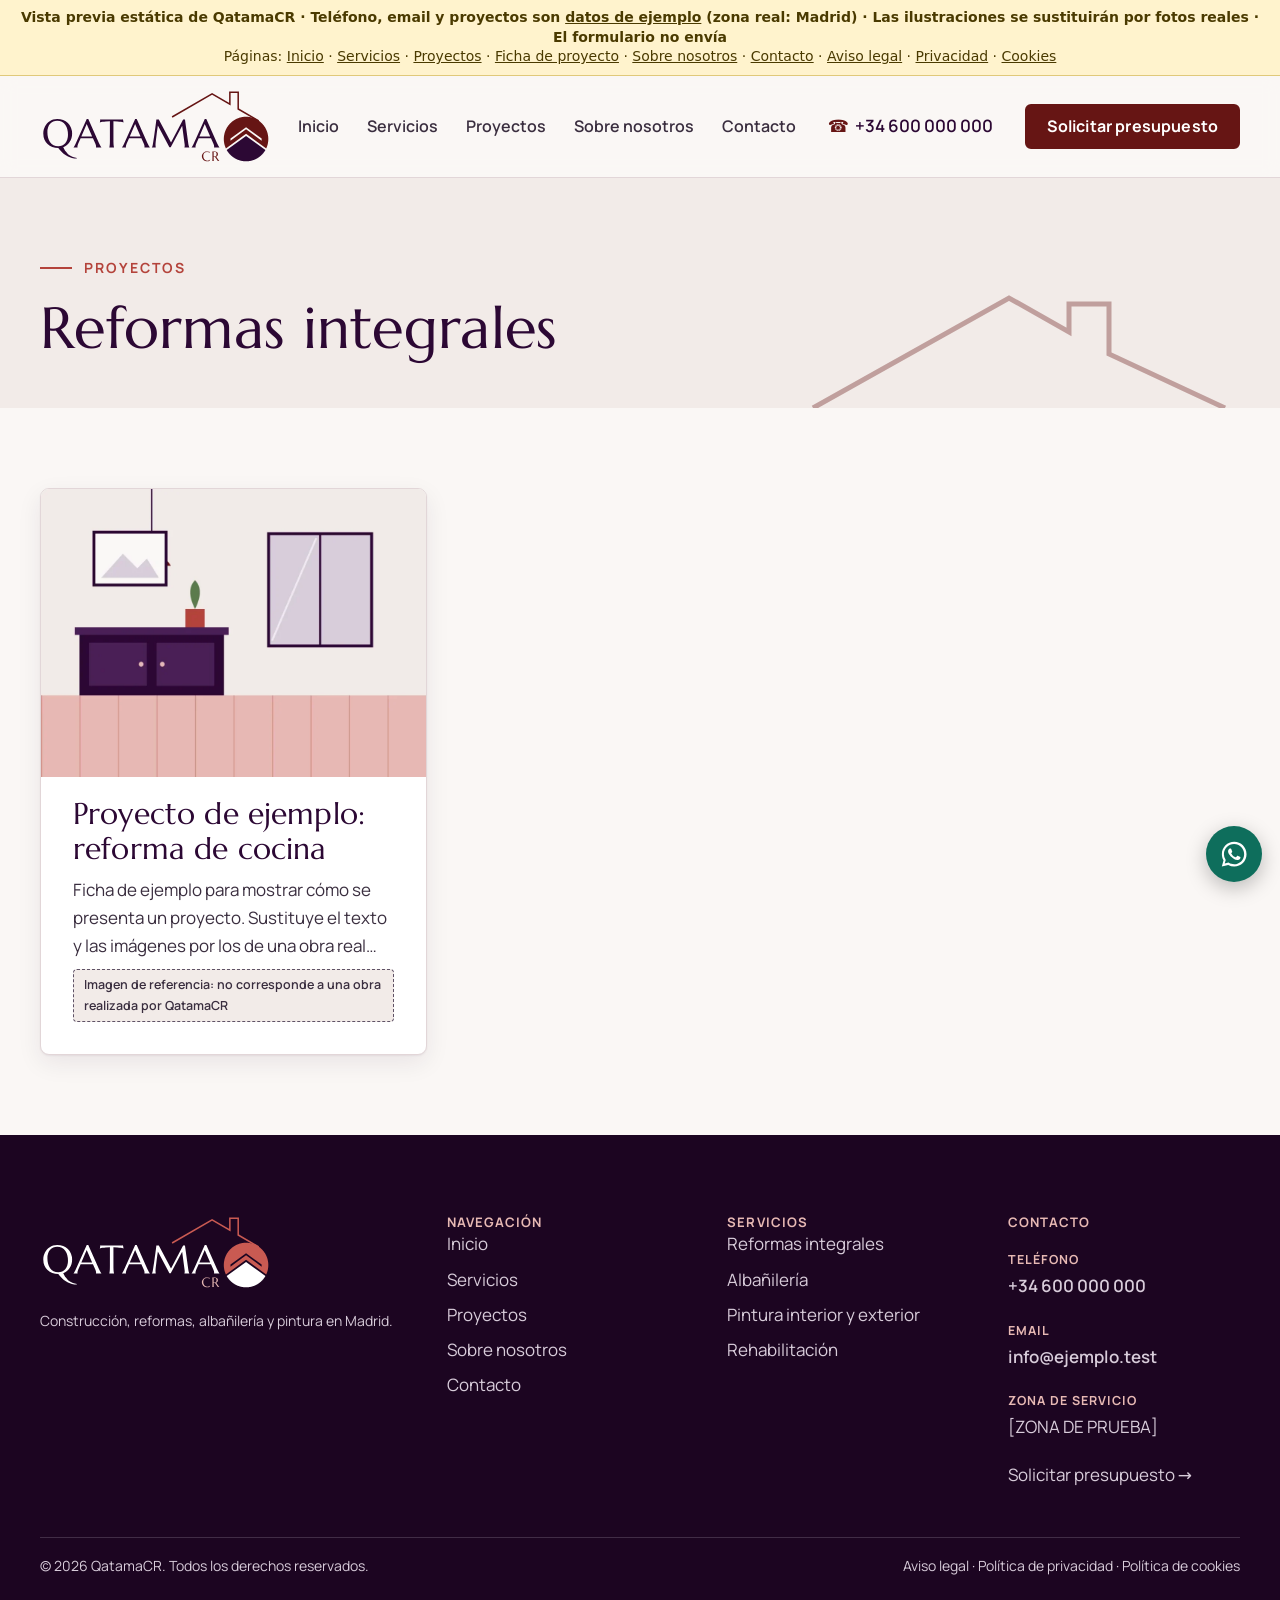
<file: tipo-reformas-integrales.html>
<!DOCTYPE html>
<html lang="en-US">
<head>
	<meta charset="UTF-8" />
	<meta name="viewport" content="width=device-width, initial-scale=1" />
<meta name='robots' content='max-image-preview:large' />
<link rel="preload" href="assets/tema/assets/fonts/marcellus-latin-400.woff2" as="font" type="font/woff2" crossorigin>
<link rel="preload" href="assets/tema/assets/fonts/manrope-latin-variable.woff2" as="font" type="font/woff2" crossorigin>
<title>Reformas integrales | QatamaCR</title>
<link rel="icon" href="assets/tema/assets/images/logo/favicon.ico" sizes="any">
<link rel="icon" href="assets/tema/assets/images/logo/favicon.svg" type="image/svg+xml">
<link rel="apple-touch-icon" href="assets/tema/assets/images/logo/apple-touch-icon-180.png">
<meta name="theme-color" content="#2C0834">

<!-- SEO: QatamaCR Core -->
<meta name="description" content="Construcción, reformas, albañilería y pintura">
<meta property="og:locale" content="es_ES">
<meta property="og:type" content="website">
<meta property="og:site_name" content="QatamaCR">
<meta property="og:title" content="Reformas integrales | QatamaCR">
<meta property="og:description" content="Construcción, reformas, albañilería y pintura">
<meta property="og:image" content="#wp-content/plugins/qatamacr-core/assets/qatamacr-og-1200x630.png">
<meta name="twitter:card" content="summary_large_image">
<script>
window._wpemojiSettings = {"baseUrl":"https:\/\/s.w.org\/images\/core\/emoji\/15.0.3\/72x72\/","ext":".png","svgUrl":"https:\/\/s.w.org\/images\/core\/emoji\/15.0.3\/svg\/","svgExt":".svg","source":{"concatemoji":"assets\/wp\/js\/wp-emoji-release.min.js"}};
/*! This file is auto-generated */
!function(i,n){var o,s,e;function c(e){try{var t={supportTests:e,timestamp:(new Date).valueOf()};sessionStorage.setItem(o,JSON.stringify(t))}catch(e){}}function p(e,t,n){e.clearRect(0,0,e.canvas.width,e.canvas.height),e.fillText(t,0,0);var t=new Uint32Array(e.getImageData(0,0,e.canvas.width,e.canvas.height).data),r=(e.clearRect(0,0,e.canvas.width,e.canvas.height),e.fillText(n,0,0),new Uint32Array(e.getImageData(0,0,e.canvas.width,e.canvas.height).data));return t.every(function(e,t){return e===r[t]})}function u(e,t,n){switch(t){case"flag":return n(e,"\ud83c\udff3\ufe0f\u200d\u26a7\ufe0f","\ud83c\udff3\ufe0f\u200b\u26a7\ufe0f")?!1:!n(e,"\ud83c\uddfa\ud83c\uddf3","\ud83c\uddfa\u200b\ud83c\uddf3")&&!n(e,"\ud83c\udff4\udb40\udc67\udb40\udc62\udb40\udc65\udb40\udc6e\udb40\udc67\udb40\udc7f","\ud83c\udff4\u200b\udb40\udc67\u200b\udb40\udc62\u200b\udb40\udc65\u200b\udb40\udc6e\u200b\udb40\udc67\u200b\udb40\udc7f");case"emoji":return!n(e,"\ud83d\udc26\u200d\u2b1b","\ud83d\udc26\u200b\u2b1b")}return!1}function f(e,t,n){var r="undefined"!=typeof WorkerGlobalScope&&self instanceof WorkerGlobalScope?new OffscreenCanvas(300,150):i.createElement("canvas"),a=r.getContext("2d",{willReadFrequently:!0}),o=(a.textBaseline="top",a.font="600 32px Arial",{});return e.forEach(function(e){o[e]=t(a,e,n)}),o}function t(e){var t=i.createElement("script");t.src=e,t.defer=!0,i.head.appendChild(t)}"undefined"!=typeof Promise&&(o="wpEmojiSettingsSupports",s=["flag","emoji"],n.supports={everything:!0,everythingExceptFlag:!0},e=new Promise(function(e){i.addEventListener("DOMContentLoaded",e,{once:!0})}),new Promise(function(t){var n=function(){try{var e=JSON.parse(sessionStorage.getItem(o));if("object"==typeof e&&"number"==typeof e.timestamp&&(new Date).valueOf()<e.timestamp+604800&&"object"==typeof e.supportTests)return e.supportTests}catch(e){}return null}();if(!n){if("undefined"!=typeof Worker&&"undefined"!=typeof OffscreenCanvas&&"undefined"!=typeof URL&&URL.createObjectURL&&"undefined"!=typeof Blob)try{var e="postMessage("+f.toString()+"("+[JSON.stringify(s),u.toString(),p.toString()].join(",")+"));",r=new Blob([e],{type:"text/javascript"}),a=new Worker(URL.createObjectURL(r),{name:"wpTestEmojiSupports"});return void(a.onmessage=function(e){c(n=e.data),a.terminate(),t(n)})}catch(e){}c(n=f(s,u,p))}t(n)}).then(function(e){for(var t in e)n.supports[t]=e[t],n.supports.everything=n.supports.everything&&n.supports[t],"flag"!==t&&(n.supports.everythingExceptFlag=n.supports.everythingExceptFlag&&n.supports[t]);n.supports.everythingExceptFlag=n.supports.everythingExceptFlag&&!n.supports.flag,n.DOMReady=!1,n.readyCallback=function(){n.DOMReady=!0}}).then(function(){return e}).then(function(){var e;n.supports.everything||(n.readyCallback(),(e=n.source||{}).concatemoji?t(e.concatemoji):e.wpemoji&&e.twemoji&&(t(e.twemoji),t(e.wpemoji)))}))}((window,document),window._wpemojiSettings);
</script>
<style id='wp-block-site-logo-inline-css'>
.wp-block-site-logo{box-sizing:border-box;line-height:0}.wp-block-site-logo a{display:inline-block;line-height:0}.wp-block-site-logo.is-default-size img{height:auto;width:120px}.wp-block-site-logo img{height:auto;max-width:100%}.wp-block-site-logo a,.wp-block-site-logo img{border-radius:inherit}.wp-block-site-logo.aligncenter{margin-left:auto;margin-right:auto;text-align:center}:root :where(.wp-block-site-logo.is-style-rounded){border-radius:9999px}
</style>
<style id='wp-block-navigation-link-inline-css'>
.wp-block-navigation .wp-block-navigation-item__label{overflow-wrap:break-word}.wp-block-navigation .wp-block-navigation-item__description{display:none}.link-ui-tools{border-top:1px solid #f0f0f0;padding:8px}.link-ui-block-inserter{padding-top:8px}.link-ui-block-inserter__back{margin-left:8px;text-transform:uppercase}
</style>
<link rel='stylesheet' id='wp-block-navigation-css' href='assets/wp/blocks/navigation/style.min.css' media='all' />
<style id='wp-block-button-inline-css'>
.wp-block-button__link{box-sizing:border-box;cursor:pointer;display:inline-block;text-align:center;word-break:break-word}.wp-block-button__link.aligncenter{text-align:center}.wp-block-button__link.alignright{text-align:right}:where(.wp-block-button__link){border-radius:9999px;box-shadow:none;padding:calc(.667em + 2px) calc(1.333em + 2px);text-decoration:none}.wp-block-button[style*=text-decoration] .wp-block-button__link{text-decoration:inherit}.wp-block-buttons>.wp-block-button.has-custom-width{max-width:none}.wp-block-buttons>.wp-block-button.has-custom-width .wp-block-button__link{width:100%}.wp-block-buttons>.wp-block-button.has-custom-font-size .wp-block-button__link{font-size:inherit}.wp-block-buttons>.wp-block-button.wp-block-button__width-25{width:calc(25% - var(--wp--style--block-gap, .5em)*.75)}.wp-block-buttons>.wp-block-button.wp-block-button__width-50{width:calc(50% - var(--wp--style--block-gap, .5em)*.5)}.wp-block-buttons>.wp-block-button.wp-block-button__width-75{width:calc(75% - var(--wp--style--block-gap, .5em)*.25)}.wp-block-buttons>.wp-block-button.wp-block-button__width-100{flex-basis:100%;width:100%}.wp-block-buttons.is-vertical>.wp-block-button.wp-block-button__width-25{width:25%}.wp-block-buttons.is-vertical>.wp-block-button.wp-block-button__width-50{width:50%}.wp-block-buttons.is-vertical>.wp-block-button.wp-block-button__width-75{width:75%}.wp-block-button.is-style-squared,.wp-block-button__link.wp-block-button.is-style-squared{border-radius:0}.wp-block-button.no-border-radius,.wp-block-button__link.no-border-radius{border-radius:0!important}:root :where(.wp-block-button .wp-block-button__link.is-style-outline),:root :where(.wp-block-button.is-style-outline>.wp-block-button__link){border:2px solid;padding:.667em 1.333em}:root :where(.wp-block-button .wp-block-button__link.is-style-outline:not(.has-text-color)),:root :where(.wp-block-button.is-style-outline>.wp-block-button__link:not(.has-text-color)){color:currentColor}:root :where(.wp-block-button .wp-block-button__link.is-style-outline:not(.has-background)),:root :where(.wp-block-button.is-style-outline>.wp-block-button__link:not(.has-background)){background-color:initial;background-image:none}
</style>
<style id='wp-block-buttons-inline-css'>
.wp-block-buttons.is-vertical{flex-direction:column}.wp-block-buttons.is-vertical>.wp-block-button:last-child{margin-bottom:0}.wp-block-buttons>.wp-block-button{display:inline-block;margin:0}.wp-block-buttons.is-content-justification-left{justify-content:flex-start}.wp-block-buttons.is-content-justification-left.is-vertical{align-items:flex-start}.wp-block-buttons.is-content-justification-center{justify-content:center}.wp-block-buttons.is-content-justification-center.is-vertical{align-items:center}.wp-block-buttons.is-content-justification-right{justify-content:flex-end}.wp-block-buttons.is-content-justification-right.is-vertical{align-items:flex-end}.wp-block-buttons.is-content-justification-space-between{justify-content:space-between}.wp-block-buttons.aligncenter{text-align:center}.wp-block-buttons:not(.is-content-justification-space-between,.is-content-justification-right,.is-content-justification-left,.is-content-justification-center) .wp-block-button.aligncenter{margin-left:auto;margin-right:auto;width:100%}.wp-block-buttons[style*=text-decoration] .wp-block-button,.wp-block-buttons[style*=text-decoration] .wp-block-button__link{text-decoration:inherit}.wp-block-buttons.has-custom-font-size .wp-block-button__link{font-size:inherit}.wp-block-button.aligncenter{text-align:center}
</style>
<style id='wp-block-group-inline-css'>
.wp-block-group{box-sizing:border-box}:where(.wp-block-group.wp-block-group-is-layout-constrained){position:relative}
</style>
<style id='wp-block-group-theme-inline-css'>
:where(.wp-block-group.has-background){padding:1.25em 2.375em}
</style>
<style id='wp-block-template-part-theme-inline-css'>
:root :where(.wp-block-template-part.has-background){margin-bottom:0;margin-top:0;padding:1.25em 2.375em}
</style>
<style id='wp-block-paragraph-inline-css'>
.is-small-text{font-size:.875em}.is-regular-text{font-size:1em}.is-large-text{font-size:2.25em}.is-larger-text{font-size:3em}.has-drop-cap:not(:focus):first-letter{float:left;font-size:8.4em;font-style:normal;font-weight:100;line-height:.68;margin:.05em .1em 0 0;text-transform:uppercase}body.rtl .has-drop-cap:not(:focus):first-letter{float:none;margin-left:.1em}p.has-drop-cap.has-background{overflow:hidden}:root :where(p.has-background){padding:1.25em 2.375em}:where(p.has-text-color:not(.has-link-color)) a{color:inherit}p.has-text-align-left[style*="writing-mode:vertical-lr"],p.has-text-align-right[style*="writing-mode:vertical-rl"]{rotate:180deg}
</style>
<style id='wp-block-query-title-inline-css'>
.wp-block-query-title{box-sizing:border-box}
</style>
<style id='wp-block-term-description-inline-css'>
:where(.wp-block-term-description){margin-bottom:var(--wp--style--block-gap);margin-top:var(--wp--style--block-gap)}.wp-block-term-description p{margin-bottom:0;margin-top:0}
</style>
<style id='wp-block-post-featured-image-inline-css'>
.wp-block-post-featured-image{margin-left:0;margin-right:0}.wp-block-post-featured-image a{display:block;height:100%}.wp-block-post-featured-image img{box-sizing:border-box;height:auto;max-width:100%;vertical-align:bottom;width:100%}.wp-block-post-featured-image.alignfull img,.wp-block-post-featured-image.alignwide img{width:100%}.wp-block-post-featured-image .wp-block-post-featured-image__overlay.has-background-dim{background-color:#000;inset:0;position:absolute}.wp-block-post-featured-image{position:relative}.wp-block-post-featured-image .wp-block-post-featured-image__overlay.has-background-gradient{background-color:initial}.wp-block-post-featured-image .wp-block-post-featured-image__overlay.has-background-dim-0{opacity:0}.wp-block-post-featured-image .wp-block-post-featured-image__overlay.has-background-dim-10{opacity:.1}.wp-block-post-featured-image .wp-block-post-featured-image__overlay.has-background-dim-20{opacity:.2}.wp-block-post-featured-image .wp-block-post-featured-image__overlay.has-background-dim-30{opacity:.3}.wp-block-post-featured-image .wp-block-post-featured-image__overlay.has-background-dim-40{opacity:.4}.wp-block-post-featured-image .wp-block-post-featured-image__overlay.has-background-dim-50{opacity:.5}.wp-block-post-featured-image .wp-block-post-featured-image__overlay.has-background-dim-60{opacity:.6}.wp-block-post-featured-image .wp-block-post-featured-image__overlay.has-background-dim-70{opacity:.7}.wp-block-post-featured-image .wp-block-post-featured-image__overlay.has-background-dim-80{opacity:.8}.wp-block-post-featured-image .wp-block-post-featured-image__overlay.has-background-dim-90{opacity:.9}.wp-block-post-featured-image .wp-block-post-featured-image__overlay.has-background-dim-100{opacity:1}.wp-block-post-featured-image:where(.alignleft,.alignright){width:100%}
</style>
<style id='wp-block-post-title-inline-css'>
.wp-block-post-title{box-sizing:border-box;word-break:break-word}.wp-block-post-title a{display:inline-block}
</style>
<style id='wp-block-post-excerpt-inline-css'>
:where(.wp-block-post-excerpt){margin-bottom:var(--wp--style--block-gap);margin-top:var(--wp--style--block-gap)}.wp-block-post-excerpt__excerpt{margin-bottom:0;margin-top:0}.wp-block-post-excerpt__more-text{margin-bottom:0;margin-top:var(--wp--style--block-gap)}.wp-block-post-excerpt__more-link{display:inline-block}
</style>
<style id='wp-block-post-template-inline-css'>
.wp-block-post-template{list-style:none;margin-bottom:0;margin-top:0;max-width:100%;padding:0}.wp-block-post-template.is-flex-container{display:flex;flex-direction:row;flex-wrap:wrap;gap:1.25em}.wp-block-post-template.is-flex-container>li{margin:0;width:100%}@media (min-width:600px){.wp-block-post-template.is-flex-container.is-flex-container.columns-2>li{width:calc(50% - .625em)}.wp-block-post-template.is-flex-container.is-flex-container.columns-3>li{width:calc(33.33333% - .83333em)}.wp-block-post-template.is-flex-container.is-flex-container.columns-4>li{width:calc(25% - .9375em)}.wp-block-post-template.is-flex-container.is-flex-container.columns-5>li{width:calc(20% - 1em)}.wp-block-post-template.is-flex-container.is-flex-container.columns-6>li{width:calc(16.66667% - 1.04167em)}}@media (max-width:600px){.wp-block-post-template-is-layout-grid.wp-block-post-template-is-layout-grid.wp-block-post-template-is-layout-grid.wp-block-post-template-is-layout-grid{grid-template-columns:1fr}}.wp-block-post-template-is-layout-constrained>li>.alignright,.wp-block-post-template-is-layout-flow>li>.alignright{float:right;margin-inline-end:0;margin-inline-start:2em}.wp-block-post-template-is-layout-constrained>li>.alignleft,.wp-block-post-template-is-layout-flow>li>.alignleft{float:left;margin-inline-end:2em;margin-inline-start:0}.wp-block-post-template-is-layout-constrained>li>.aligncenter,.wp-block-post-template-is-layout-flow>li>.aligncenter{margin-inline-end:auto;margin-inline-start:auto}
</style>
<style id='wp-block-query-pagination-inline-css'>
.wp-block-query-pagination>.wp-block-query-pagination-next,.wp-block-query-pagination>.wp-block-query-pagination-numbers,.wp-block-query-pagination>.wp-block-query-pagination-previous{margin-bottom:.5em;margin-right:.5em}.wp-block-query-pagination>.wp-block-query-pagination-next:last-child,.wp-block-query-pagination>.wp-block-query-pagination-numbers:last-child,.wp-block-query-pagination>.wp-block-query-pagination-previous:last-child{margin-right:0}.wp-block-query-pagination.is-content-justification-space-between>.wp-block-query-pagination-next:last-of-type{margin-inline-start:auto}.wp-block-query-pagination.is-content-justification-space-between>.wp-block-query-pagination-previous:first-child{margin-inline-end:auto}.wp-block-query-pagination .wp-block-query-pagination-previous-arrow{display:inline-block;margin-right:1ch}.wp-block-query-pagination .wp-block-query-pagination-previous-arrow:not(.is-arrow-chevron){transform:scaleX(1)}.wp-block-query-pagination .wp-block-query-pagination-next-arrow{display:inline-block;margin-left:1ch}.wp-block-query-pagination .wp-block-query-pagination-next-arrow:not(.is-arrow-chevron){transform:scaleX(1)}.wp-block-query-pagination.aligncenter{justify-content:center}
</style>
<style id='wp-block-heading-inline-css'>
h1.has-background,h2.has-background,h3.has-background,h4.has-background,h5.has-background,h6.has-background{padding:1.25em 2.375em}h1.has-text-align-left[style*=writing-mode]:where([style*=vertical-lr]),h1.has-text-align-right[style*=writing-mode]:where([style*=vertical-rl]),h2.has-text-align-left[style*=writing-mode]:where([style*=vertical-lr]),h2.has-text-align-right[style*=writing-mode]:where([style*=vertical-rl]),h3.has-text-align-left[style*=writing-mode]:where([style*=vertical-lr]),h3.has-text-align-right[style*=writing-mode]:where([style*=vertical-rl]),h4.has-text-align-left[style*=writing-mode]:where([style*=vertical-lr]),h4.has-text-align-right[style*=writing-mode]:where([style*=vertical-rl]),h5.has-text-align-left[style*=writing-mode]:where([style*=vertical-lr]),h5.has-text-align-right[style*=writing-mode]:where([style*=vertical-rl]),h6.has-text-align-left[style*=writing-mode]:where([style*=vertical-lr]),h6.has-text-align-right[style*=writing-mode]:where([style*=vertical-rl]){rotate:180deg}
</style>
<style id='wp-block-list-inline-css'>
ol,ul{box-sizing:border-box}:root :where(ul.has-background,ol.has-background){padding:1.25em 2.375em}
</style>
<style id='wp-block-columns-inline-css'>
.wp-block-columns{align-items:normal!important;box-sizing:border-box;display:flex;flex-wrap:wrap!important}@media (min-width:782px){.wp-block-columns{flex-wrap:nowrap!important}}.wp-block-columns.are-vertically-aligned-top{align-items:flex-start}.wp-block-columns.are-vertically-aligned-center{align-items:center}.wp-block-columns.are-vertically-aligned-bottom{align-items:flex-end}@media (max-width:781px){.wp-block-columns:not(.is-not-stacked-on-mobile)>.wp-block-column{flex-basis:100%!important}}@media (min-width:782px){.wp-block-columns:not(.is-not-stacked-on-mobile)>.wp-block-column{flex-basis:0;flex-grow:1}.wp-block-columns:not(.is-not-stacked-on-mobile)>.wp-block-column[style*=flex-basis]{flex-grow:0}}.wp-block-columns.is-not-stacked-on-mobile{flex-wrap:nowrap!important}.wp-block-columns.is-not-stacked-on-mobile>.wp-block-column{flex-basis:0;flex-grow:1}.wp-block-columns.is-not-stacked-on-mobile>.wp-block-column[style*=flex-basis]{flex-grow:0}:where(.wp-block-columns){margin-bottom:1.75em}:where(.wp-block-columns.has-background){padding:1.25em 2.375em}.wp-block-column{flex-grow:1;min-width:0;overflow-wrap:break-word;word-break:break-word}.wp-block-column.is-vertically-aligned-top{align-self:flex-start}.wp-block-column.is-vertically-aligned-center{align-self:center}.wp-block-column.is-vertically-aligned-bottom{align-self:flex-end}.wp-block-column.is-vertically-aligned-stretch{align-self:stretch}.wp-block-column.is-vertically-aligned-bottom,.wp-block-column.is-vertically-aligned-center,.wp-block-column.is-vertically-aligned-top{width:100%}
</style>
<style id='wp-emoji-styles-inline-css'>

	img.wp-smiley, img.emoji {
		display: inline !important;
		border: none !important;
		box-shadow: none !important;
		height: 1em !important;
		width: 1em !important;
		margin: 0 0.07em !important;
		vertical-align: -0.1em !important;
		background: none !important;
		padding: 0 !important;
	}
</style>
<style id='wp-block-library-inline-css'>
:root{--wp-admin-theme-color:#007cba;--wp-admin-theme-color--rgb:0,124,186;--wp-admin-theme-color-darker-10:#006ba1;--wp-admin-theme-color-darker-10--rgb:0,107,161;--wp-admin-theme-color-darker-20:#005a87;--wp-admin-theme-color-darker-20--rgb:0,90,135;--wp-admin-border-width-focus:2px;--wp-block-synced-color:#7a00df;--wp-block-synced-color--rgb:122,0,223;--wp-bound-block-color:var(--wp-block-synced-color)}@media (min-resolution:192dpi){:root{--wp-admin-border-width-focus:1.5px}}.wp-element-button{cursor:pointer}:root{--wp--preset--font-size--normal:16px;--wp--preset--font-size--huge:42px}:root .has-very-light-gray-background-color{background-color:#eee}:root .has-very-dark-gray-background-color{background-color:#313131}:root .has-very-light-gray-color{color:#eee}:root .has-very-dark-gray-color{color:#313131}:root .has-vivid-green-cyan-to-vivid-cyan-blue-gradient-background{background:linear-gradient(135deg,#00d084,#0693e3)}:root .has-purple-crush-gradient-background{background:linear-gradient(135deg,#34e2e4,#4721fb 50%,#ab1dfe)}:root .has-hazy-dawn-gradient-background{background:linear-gradient(135deg,#faaca8,#dad0ec)}:root .has-subdued-olive-gradient-background{background:linear-gradient(135deg,#fafae1,#67a671)}:root .has-atomic-cream-gradient-background{background:linear-gradient(135deg,#fdd79a,#004a59)}:root .has-nightshade-gradient-background{background:linear-gradient(135deg,#330968,#31cdcf)}:root .has-midnight-gradient-background{background:linear-gradient(135deg,#020381,#2874fc)}.has-regular-font-size{font-size:1em}.has-larger-font-size{font-size:2.625em}.has-normal-font-size{font-size:var(--wp--preset--font-size--normal)}.has-huge-font-size{font-size:var(--wp--preset--font-size--huge)}.has-text-align-center{text-align:center}.has-text-align-left{text-align:left}.has-text-align-right{text-align:right}#end-resizable-editor-section{display:none}.aligncenter{clear:both}.items-justified-left{justify-content:flex-start}.items-justified-center{justify-content:center}.items-justified-right{justify-content:flex-end}.items-justified-space-between{justify-content:space-between}.screen-reader-text{border:0;clip:rect(1px,1px,1px,1px);clip-path:inset(50%);height:1px;margin:-1px;overflow:hidden;padding:0;position:absolute;width:1px;word-wrap:normal!important}.screen-reader-text:focus{background-color:#ddd;clip:auto!important;clip-path:none;color:#444;display:block;font-size:1em;height:auto;left:5px;line-height:normal;padding:15px 23px 14px;text-decoration:none;top:5px;width:auto;z-index:100000}html :where(.has-border-color){border-style:solid}html :where([style*=border-top-color]){border-top-style:solid}html :where([style*=border-right-color]){border-right-style:solid}html :where([style*=border-bottom-color]){border-bottom-style:solid}html :where([style*=border-left-color]){border-left-style:solid}html :where([style*=border-width]){border-style:solid}html :where([style*=border-top-width]){border-top-style:solid}html :where([style*=border-right-width]){border-right-style:solid}html :where([style*=border-bottom-width]){border-bottom-style:solid}html :where([style*=border-left-width]){border-left-style:solid}html :where(img[class*=wp-image-]){height:auto;max-width:100%}:where(figure){margin:0 0 1em}html :where(.is-position-sticky){--wp-admin--admin-bar--position-offset:var(--wp-admin--admin-bar--height,0px)}@media screen and (max-width:600px){html :where(.is-position-sticky){--wp-admin--admin-bar--position-offset:0px}}
</style>
<link rel='stylesheet' id='qatamacr-core-css' href='assets/plugin/assets/qatamacr-core.css' media='all' />
<style id='global-styles-inline-css'>
:root{--wp--preset--aspect-ratio--square: 1;--wp--preset--aspect-ratio--4-3: 4/3;--wp--preset--aspect-ratio--3-4: 3/4;--wp--preset--aspect-ratio--3-2: 3/2;--wp--preset--aspect-ratio--2-3: 2/3;--wp--preset--aspect-ratio--16-9: 16/9;--wp--preset--aspect-ratio--9-16: 9/16;--wp--preset--color--black: #000000;--wp--preset--color--cyan-bluish-gray: #abb8c3;--wp--preset--color--white: #ffffff;--wp--preset--color--pale-pink: #f78da7;--wp--preset--color--vivid-red: #cf2e2e;--wp--preset--color--luminous-vivid-orange: #ff6900;--wp--preset--color--luminous-vivid-amber: #fcb900;--wp--preset--color--light-green-cyan: #7bdcb5;--wp--preset--color--vivid-green-cyan: #00d084;--wp--preset--color--pale-cyan-blue: #8ed1fc;--wp--preset--color--vivid-cyan-blue: #0693e3;--wp--preset--color--vivid-purple: #9b51e0;--wp--preset--color--berenjena: #2C0834;--wp--preset--color--berenjena-oscuro: #1C0521;--wp--preset--color--berenjena-medio: #4A1F55;--wp--preset--color--burdeos: #661514;--wp--preset--color--burdeos-oscuro: #4A0F0E;--wp--preset--color--teja: #B4433B;--wp--preset--color--rosa-teja: #E7B9B4;--wp--preset--color--lila-claro: #D8CCDA;--wp--preset--color--texto: #3A2E3F;--wp--preset--color--texto-suave: #5F5266;--wp--preset--color--borde: #E2D6D8;--wp--preset--color--superficie: #F2EBE8;--wp--preset--color--fondo: #FAF7F5;--wp--preset--color--blanco: #FFFFFF;--wp--preset--gradient--vivid-cyan-blue-to-vivid-purple: linear-gradient(135deg,rgba(6,147,227,1) 0%,rgb(155,81,224) 100%);--wp--preset--gradient--light-green-cyan-to-vivid-green-cyan: linear-gradient(135deg,rgb(122,220,180) 0%,rgb(0,208,130) 100%);--wp--preset--gradient--luminous-vivid-amber-to-luminous-vivid-orange: linear-gradient(135deg,rgba(252,185,0,1) 0%,rgba(255,105,0,1) 100%);--wp--preset--gradient--luminous-vivid-orange-to-vivid-red: linear-gradient(135deg,rgba(255,105,0,1) 0%,rgb(207,46,46) 100%);--wp--preset--gradient--very-light-gray-to-cyan-bluish-gray: linear-gradient(135deg,rgb(238,238,238) 0%,rgb(169,184,195) 100%);--wp--preset--gradient--cool-to-warm-spectrum: linear-gradient(135deg,rgb(74,234,220) 0%,rgb(151,120,209) 20%,rgb(207,42,186) 40%,rgb(238,44,130) 60%,rgb(251,105,98) 80%,rgb(254,248,76) 100%);--wp--preset--gradient--blush-light-purple: linear-gradient(135deg,rgb(255,206,236) 0%,rgb(152,150,240) 100%);--wp--preset--gradient--blush-bordeaux: linear-gradient(135deg,rgb(254,205,165) 0%,rgb(254,45,45) 50%,rgb(107,0,62) 100%);--wp--preset--gradient--luminous-dusk: linear-gradient(135deg,rgb(255,203,112) 0%,rgb(199,81,192) 50%,rgb(65,88,208) 100%);--wp--preset--gradient--pale-ocean: linear-gradient(135deg,rgb(255,245,203) 0%,rgb(182,227,212) 50%,rgb(51,167,181) 100%);--wp--preset--gradient--electric-grass: linear-gradient(135deg,rgb(202,248,128) 0%,rgb(113,206,126) 100%);--wp--preset--gradient--midnight: linear-gradient(135deg,rgb(2,3,129) 0%,rgb(40,116,252) 100%);--wp--preset--font-size--small: 13px;--wp--preset--font-size--medium: clamp(14px, 0.875rem + ((1vw - 3.2px) * 0.652), 20px);--wp--preset--font-size--large: clamp(22.041px, 1.378rem + ((1vw - 3.2px) * 1.517), 36px);--wp--preset--font-size--x-large: clamp(25.014px, 1.563rem + ((1vw - 3.2px) * 1.846), 42px);--wp--preset--font-size--pequeno: 0.875rem;--wp--preset--font-size--base: 1.0625rem;--wp--preset--font-size--destacado: clamp(1.125rem, 1.125rem + ((1vw - 0.2rem) * 0.327), 1.3125rem);--wp--preset--font-size--grande: clamp(1.4rem, 1.4rem + ((1vw - 0.2rem) * 0.826), 1.875rem);--wp--preset--font-size--muy-grande: clamp(1.875rem, 1.875rem + ((1vw - 0.2rem) * 1.522), 2.75rem);--wp--preset--font-size--enorme: clamp(2.25rem, 2.25rem + ((1vw - 0.2rem) * 2.348), 3.6rem);--wp--preset--font-family--titulares: Marcellus, 'Times New Roman', Georgia, serif;--wp--preset--font-family--texto: Manrope, system-ui, -apple-system, 'Segoe UI', Roboto, Arial, sans-serif;--wp--preset--spacing--20: 0.75rem;--wp--preset--spacing--30: 1rem;--wp--preset--spacing--40: clamp(1.5rem, 3vw, 2rem);--wp--preset--spacing--50: clamp(2rem, 5vw, 3rem);--wp--preset--spacing--60: clamp(3rem, 7vw, 5rem);--wp--preset--spacing--70: clamp(4rem, 10vw, 7.5rem);--wp--preset--spacing--80: 5.06rem;--wp--preset--spacing--10: 0.5rem;--wp--preset--shadow--natural: 6px 6px 9px rgba(0, 0, 0, 0.2);--wp--preset--shadow--deep: 12px 12px 50px rgba(0, 0, 0, 0.4);--wp--preset--shadow--sharp: 6px 6px 0px rgba(0, 0, 0, 0.2);--wp--preset--shadow--outlined: 6px 6px 0px -3px rgba(255, 255, 255, 1), 6px 6px rgba(0, 0, 0, 1);--wp--preset--shadow--crisp: 6px 6px 0px rgba(0, 0, 0, 1);--wp--preset--shadow--suave: 0 1px 2px rgba(44, 8, 52, 0.06), 0 8px 24px rgba(44, 8, 52, 0.08);--wp--preset--shadow--elevada: 0 2px 4px rgba(44, 8, 52, 0.08), 0 18px 40px rgba(44, 8, 52, 0.14);--wp--custom--radio: 6px;--wp--custom--transicion: 180ms ease;}:root { --wp--style--global--content-size: 760px;--wp--style--global--wide-size: 1240px; }:where(body) { margin: 0; }.wp-site-blocks { padding-top: var(--wp--style--root--padding-top); padding-bottom: var(--wp--style--root--padding-bottom); }.has-global-padding { padding-right: var(--wp--style--root--padding-right); padding-left: var(--wp--style--root--padding-left); }.has-global-padding > .alignfull { margin-right: calc(var(--wp--style--root--padding-right) * -1); margin-left: calc(var(--wp--style--root--padding-left) * -1); }.has-global-padding :where(:not(.alignfull.is-layout-flow) > .has-global-padding:not(.wp-block-block, .alignfull)) { padding-right: 0; padding-left: 0; }.has-global-padding :where(:not(.alignfull.is-layout-flow) > .has-global-padding:not(.wp-block-block, .alignfull)) > .alignfull { margin-left: 0; margin-right: 0; }.wp-site-blocks > .alignleft { float: left; margin-right: 2em; }.wp-site-blocks > .alignright { float: right; margin-left: 2em; }.wp-site-blocks > .aligncenter { justify-content: center; margin-left: auto; margin-right: auto; }:where(.wp-site-blocks) > * { margin-block-start: 1.25rem; margin-block-end: 0; }:where(.wp-site-blocks) > :first-child { margin-block-start: 0; }:where(.wp-site-blocks) > :last-child { margin-block-end: 0; }:root { --wp--style--block-gap: 1.25rem; }.is-layout-flow  > :first-child{margin-block-start: 0;}.is-layout-flow  > :last-child{margin-block-end: 0;}.is-layout-flow  > *{margin-block-start: 1.25rem;margin-block-end: 0;}.is-layout-constrained  > :first-child{margin-block-start: 0;}.is-layout-constrained  > :last-child{margin-block-end: 0;}.is-layout-constrained  > *{margin-block-start: 1.25rem;margin-block-end: 0;}.is-layout-flex {gap: 1.25rem;}.is-layout-grid {gap: 1.25rem;}.is-layout-flow > .alignleft{float: left;margin-inline-start: 0;margin-inline-end: 2em;}.is-layout-flow > .alignright{float: right;margin-inline-start: 2em;margin-inline-end: 0;}.is-layout-flow > .aligncenter{margin-left: auto !important;margin-right: auto !important;}.is-layout-constrained > .alignleft{float: left;margin-inline-start: 0;margin-inline-end: 2em;}.is-layout-constrained > .alignright{float: right;margin-inline-start: 2em;margin-inline-end: 0;}.is-layout-constrained > .aligncenter{margin-left: auto !important;margin-right: auto !important;}.is-layout-constrained > :where(:not(.alignleft):not(.alignright):not(.alignfull)){max-width: var(--wp--style--global--content-size);margin-left: auto !important;margin-right: auto !important;}.is-layout-constrained > .alignwide{max-width: var(--wp--style--global--wide-size);}body .is-layout-flex{display: flex;}.is-layout-flex{flex-wrap: wrap;align-items: center;}.is-layout-flex > :is(*, div){margin: 0;}body .is-layout-grid{display: grid;}.is-layout-grid > :is(*, div){margin: 0;}:root :where(body){background-color: var(--wp--preset--color--fondo);color: var(--wp--preset--color--texto);font-family: var(--wp--preset--font-family--texto);font-size: var(--wp--preset--font-size--base);font-weight: 400;line-height: 1.65;--wp--style--root--padding-top: 0;--wp--style--root--padding-right: clamp(1.25rem, 4vw, 2.5rem);--wp--style--root--padding-bottom: 0;--wp--style--root--padding-left: clamp(1.25rem, 4vw, 2.5rem);}:root :where(a:where(:not(.wp-element-button))){color: var(--wp--preset--color--burdeos);text-decoration: underline;}:root :where(a:where(:not(.wp-element-button)):hover){color: var(--wp--preset--color--berenjena);}:root :where(a:where(:not(.wp-element-button)):focus){color: var(--wp--preset--color--berenjena);}:root :where(h1, h2, h3, h4, h5, h6){color: var(--wp--preset--color--berenjena);font-family: var(--wp--preset--font-family--titulares);font-weight: 400;letter-spacing: 0.005em;line-height: 1.15;}:root :where(h1){font-size: var(--wp--preset--font-size--enorme);line-height: 1.08;}:root :where(h2){font-size: var(--wp--preset--font-size--muy-grande);}:root :where(h3){font-size: var(--wp--preset--font-size--grande);line-height: 1.2;}:root :where(h4){font-family: var(--wp--preset--font-family--texto);font-size: var(--wp--preset--font-size--destacado);font-weight: 700;line-height: 1.3;}:root :where(h5){font-family: var(--wp--preset--font-family--texto);font-size: var(--wp--preset--font-size--base);font-weight: 700;}:root :where(h6){font-family: var(--wp--preset--font-family--texto);font-size: var(--wp--preset--font-size--pequeno);font-weight: 700;letter-spacing: 0.08em;text-transform: uppercase;}:root :where(.wp-element-button, .wp-block-button__link){background-color: var(--wp--preset--color--burdeos);border-radius: var(--wp--custom--radio);border-color: var(--wp--preset--color--burdeos);border-width: 2px;border-style: solid;color: var(--wp--preset--color--blanco);font-family: var(--wp--preset--font-family--texto);font-size: clamp(0.875rem, 0.875rem + ((1vw - 0.2rem) * 0.217), 1rem);font-weight: 700;letter-spacing: 0.01em;line-height: 1.2;padding-top: 0.85rem;padding-right: 1.6rem;padding-bottom: 0.85rem;padding-left: 1.6rem;text-decoration: none;}:root :where(.wp-element-button:hover, .wp-block-button__link:hover){background-color: var(--wp--preset--color--burdeos-oscuro);border-color: var(--wp--preset--color--burdeos-oscuro);color: var(--wp--preset--color--blanco);}:root :where(.wp-element-button:focus, .wp-block-button__link:focus){background-color: var(--wp--preset--color--burdeos-oscuro);color: var(--wp--preset--color--blanco);}:root :where(.wp-element-caption, .wp-block-audio figcaption, .wp-block-embed figcaption, .wp-block-gallery figcaption, .wp-block-image figcaption, .wp-block-table figcaption, .wp-block-video figcaption){color: var(--wp--preset--color--texto-suave);font-size: var(--wp--preset--font-size--pequeno);}.has-black-color{color: var(--wp--preset--color--black) !important;}.has-cyan-bluish-gray-color{color: var(--wp--preset--color--cyan-bluish-gray) !important;}.has-white-color{color: var(--wp--preset--color--white) !important;}.has-pale-pink-color{color: var(--wp--preset--color--pale-pink) !important;}.has-vivid-red-color{color: var(--wp--preset--color--vivid-red) !important;}.has-luminous-vivid-orange-color{color: var(--wp--preset--color--luminous-vivid-orange) !important;}.has-luminous-vivid-amber-color{color: var(--wp--preset--color--luminous-vivid-amber) !important;}.has-light-green-cyan-color{color: var(--wp--preset--color--light-green-cyan) !important;}.has-vivid-green-cyan-color{color: var(--wp--preset--color--vivid-green-cyan) !important;}.has-pale-cyan-blue-color{color: var(--wp--preset--color--pale-cyan-blue) !important;}.has-vivid-cyan-blue-color{color: var(--wp--preset--color--vivid-cyan-blue) !important;}.has-vivid-purple-color{color: var(--wp--preset--color--vivid-purple) !important;}.has-berenjena-color{color: var(--wp--preset--color--berenjena) !important;}.has-berenjena-oscuro-color{color: var(--wp--preset--color--berenjena-oscuro) !important;}.has-berenjena-medio-color{color: var(--wp--preset--color--berenjena-medio) !important;}.has-burdeos-color{color: var(--wp--preset--color--burdeos) !important;}.has-burdeos-oscuro-color{color: var(--wp--preset--color--burdeos-oscuro) !important;}.has-teja-color{color: var(--wp--preset--color--teja) !important;}.has-rosa-teja-color{color: var(--wp--preset--color--rosa-teja) !important;}.has-lila-claro-color{color: var(--wp--preset--color--lila-claro) !important;}.has-texto-color{color: var(--wp--preset--color--texto) !important;}.has-texto-suave-color{color: var(--wp--preset--color--texto-suave) !important;}.has-borde-color{color: var(--wp--preset--color--borde) !important;}.has-superficie-color{color: var(--wp--preset--color--superficie) !important;}.has-fondo-color{color: var(--wp--preset--color--fondo) !important;}.has-blanco-color{color: var(--wp--preset--color--blanco) !important;}.has-black-background-color{background-color: var(--wp--preset--color--black) !important;}.has-cyan-bluish-gray-background-color{background-color: var(--wp--preset--color--cyan-bluish-gray) !important;}.has-white-background-color{background-color: var(--wp--preset--color--white) !important;}.has-pale-pink-background-color{background-color: var(--wp--preset--color--pale-pink) !important;}.has-vivid-red-background-color{background-color: var(--wp--preset--color--vivid-red) !important;}.has-luminous-vivid-orange-background-color{background-color: var(--wp--preset--color--luminous-vivid-orange) !important;}.has-luminous-vivid-amber-background-color{background-color: var(--wp--preset--color--luminous-vivid-amber) !important;}.has-light-green-cyan-background-color{background-color: var(--wp--preset--color--light-green-cyan) !important;}.has-vivid-green-cyan-background-color{background-color: var(--wp--preset--color--vivid-green-cyan) !important;}.has-pale-cyan-blue-background-color{background-color: var(--wp--preset--color--pale-cyan-blue) !important;}.has-vivid-cyan-blue-background-color{background-color: var(--wp--preset--color--vivid-cyan-blue) !important;}.has-vivid-purple-background-color{background-color: var(--wp--preset--color--vivid-purple) !important;}.has-berenjena-background-color{background-color: var(--wp--preset--color--berenjena) !important;}.has-berenjena-oscuro-background-color{background-color: var(--wp--preset--color--berenjena-oscuro) !important;}.has-berenjena-medio-background-color{background-color: var(--wp--preset--color--berenjena-medio) !important;}.has-burdeos-background-color{background-color: var(--wp--preset--color--burdeos) !important;}.has-burdeos-oscuro-background-color{background-color: var(--wp--preset--color--burdeos-oscuro) !important;}.has-teja-background-color{background-color: var(--wp--preset--color--teja) !important;}.has-rosa-teja-background-color{background-color: var(--wp--preset--color--rosa-teja) !important;}.has-lila-claro-background-color{background-color: var(--wp--preset--color--lila-claro) !important;}.has-texto-background-color{background-color: var(--wp--preset--color--texto) !important;}.has-texto-suave-background-color{background-color: var(--wp--preset--color--texto-suave) !important;}.has-borde-background-color{background-color: var(--wp--preset--color--borde) !important;}.has-superficie-background-color{background-color: var(--wp--preset--color--superficie) !important;}.has-fondo-background-color{background-color: var(--wp--preset--color--fondo) !important;}.has-blanco-background-color{background-color: var(--wp--preset--color--blanco) !important;}.has-black-border-color{border-color: var(--wp--preset--color--black) !important;}.has-cyan-bluish-gray-border-color{border-color: var(--wp--preset--color--cyan-bluish-gray) !important;}.has-white-border-color{border-color: var(--wp--preset--color--white) !important;}.has-pale-pink-border-color{border-color: var(--wp--preset--color--pale-pink) !important;}.has-vivid-red-border-color{border-color: var(--wp--preset--color--vivid-red) !important;}.has-luminous-vivid-orange-border-color{border-color: var(--wp--preset--color--luminous-vivid-orange) !important;}.has-luminous-vivid-amber-border-color{border-color: var(--wp--preset--color--luminous-vivid-amber) !important;}.has-light-green-cyan-border-color{border-color: var(--wp--preset--color--light-green-cyan) !important;}.has-vivid-green-cyan-border-color{border-color: var(--wp--preset--color--vivid-green-cyan) !important;}.has-pale-cyan-blue-border-color{border-color: var(--wp--preset--color--pale-cyan-blue) !important;}.has-vivid-cyan-blue-border-color{border-color: var(--wp--preset--color--vivid-cyan-blue) !important;}.has-vivid-purple-border-color{border-color: var(--wp--preset--color--vivid-purple) !important;}.has-berenjena-border-color{border-color: var(--wp--preset--color--berenjena) !important;}.has-berenjena-oscuro-border-color{border-color: var(--wp--preset--color--berenjena-oscuro) !important;}.has-berenjena-medio-border-color{border-color: var(--wp--preset--color--berenjena-medio) !important;}.has-burdeos-border-color{border-color: var(--wp--preset--color--burdeos) !important;}.has-burdeos-oscuro-border-color{border-color: var(--wp--preset--color--burdeos-oscuro) !important;}.has-teja-border-color{border-color: var(--wp--preset--color--teja) !important;}.has-rosa-teja-border-color{border-color: var(--wp--preset--color--rosa-teja) !important;}.has-lila-claro-border-color{border-color: var(--wp--preset--color--lila-claro) !important;}.has-texto-border-color{border-color: var(--wp--preset--color--texto) !important;}.has-texto-suave-border-color{border-color: var(--wp--preset--color--texto-suave) !important;}.has-borde-border-color{border-color: var(--wp--preset--color--borde) !important;}.has-superficie-border-color{border-color: var(--wp--preset--color--superficie) !important;}.has-fondo-border-color{border-color: var(--wp--preset--color--fondo) !important;}.has-blanco-border-color{border-color: var(--wp--preset--color--blanco) !important;}.has-vivid-cyan-blue-to-vivid-purple-gradient-background{background: var(--wp--preset--gradient--vivid-cyan-blue-to-vivid-purple) !important;}.has-light-green-cyan-to-vivid-green-cyan-gradient-background{background: var(--wp--preset--gradient--light-green-cyan-to-vivid-green-cyan) !important;}.has-luminous-vivid-amber-to-luminous-vivid-orange-gradient-background{background: var(--wp--preset--gradient--luminous-vivid-amber-to-luminous-vivid-orange) !important;}.has-luminous-vivid-orange-to-vivid-red-gradient-background{background: var(--wp--preset--gradient--luminous-vivid-orange-to-vivid-red) !important;}.has-very-light-gray-to-cyan-bluish-gray-gradient-background{background: var(--wp--preset--gradient--very-light-gray-to-cyan-bluish-gray) !important;}.has-cool-to-warm-spectrum-gradient-background{background: var(--wp--preset--gradient--cool-to-warm-spectrum) !important;}.has-blush-light-purple-gradient-background{background: var(--wp--preset--gradient--blush-light-purple) !important;}.has-blush-bordeaux-gradient-background{background: var(--wp--preset--gradient--blush-bordeaux) !important;}.has-luminous-dusk-gradient-background{background: var(--wp--preset--gradient--luminous-dusk) !important;}.has-pale-ocean-gradient-background{background: var(--wp--preset--gradient--pale-ocean) !important;}.has-electric-grass-gradient-background{background: var(--wp--preset--gradient--electric-grass) !important;}.has-midnight-gradient-background{background: var(--wp--preset--gradient--midnight) !important;}.has-small-font-size{font-size: var(--wp--preset--font-size--small) !important;}.has-medium-font-size{font-size: var(--wp--preset--font-size--medium) !important;}.has-large-font-size{font-size: var(--wp--preset--font-size--large) !important;}.has-x-large-font-size{font-size: var(--wp--preset--font-size--x-large) !important;}.has-pequeno-font-size{font-size: var(--wp--preset--font-size--pequeno) !important;}.has-base-font-size{font-size: var(--wp--preset--font-size--base) !important;}.has-destacado-font-size{font-size: var(--wp--preset--font-size--destacado) !important;}.has-grande-font-size{font-size: var(--wp--preset--font-size--grande) !important;}.has-muy-grande-font-size{font-size: var(--wp--preset--font-size--muy-grande) !important;}.has-enorme-font-size{font-size: var(--wp--preset--font-size--enorme) !important;}.has-titulares-font-family{font-family: var(--wp--preset--font-family--titulares) !important;}.has-texto-font-family{font-family: var(--wp--preset--font-family--texto) !important;}
:root :where(.wp-block-navigation){font-size: clamp(0.875rem, 0.875rem + ((1vw - 0.2rem) * 0.217), 1rem);font-weight: 600;}
:root :where(.wp-block-post-title){font-family: var(--wp--preset--font-family--titulares);}
:root :where(.wp-block-post-featured-image img, .wp-block-post-featured-image .block-editor-media-placeholder, .wp-block-post-featured-image .wp-block-post-featured-image__overlay){border-radius: var(--wp--custom--radio);}
:root :where(.wp-block-list){padding-left: 1.25rem;}
</style>
<style id='core-block-supports-inline-css'>
.wp-container-core-navigation-is-layout-1{gap:1.75rem;justify-content:flex-end;}.wp-container-core-group-is-layout-1{flex-wrap:nowrap;gap:2rem;}.wp-container-core-group-is-layout-2{flex-wrap:nowrap;justify-content:space-between;}.wp-container-core-group-is-layout-3 > :where(:not(.alignleft):not(.alignright):not(.alignfull)){max-width:1240px;margin-left:auto !important;margin-right:auto !important;}.wp-container-core-group-is-layout-3 > .alignwide{max-width:1240px;}.wp-container-core-group-is-layout-3 .alignfull{max-width:none;}.wp-container-core-group-is-layout-4 > :where(:not(.alignleft):not(.alignright):not(.alignfull)){max-width:1240px;margin-left:auto !important;margin-right:auto !important;}.wp-container-core-group-is-layout-4 > .alignwide{max-width:1240px;}.wp-container-core-group-is-layout-4 .alignfull{max-width:none;}.wp-container-core-group-is-layout-5{gap:0.6rem;flex-direction:column;align-items:flex-start;}.wp-container-core-group-is-layout-6{flex-wrap:nowrap;gap:1.25rem;flex-direction:column;align-items:flex-start;}.wp-container-core-post-template-is-layout-1{grid-template-columns:repeat(3, minmax(0, 1fr));}.wp-container-core-group-is-layout-7 > :where(:not(.alignleft):not(.alignright):not(.alignfull)){max-width:1240px;margin-left:auto !important;margin-right:auto !important;}.wp-container-core-group-is-layout-7 > .alignwide{max-width:1240px;}.wp-container-core-group-is-layout-7 .alignfull{max-width:none;}.wp-container-core-columns-is-layout-1{flex-wrap:nowrap;gap:2em var(--wp--preset--spacing--50);}.wp-container-core-group-is-layout-9{justify-content:space-between;}.wp-container-core-group-is-layout-10 > :where(:not(.alignleft):not(.alignright):not(.alignfull)){max-width:1240px;margin-left:auto !important;margin-right:auto !important;}.wp-container-core-group-is-layout-10 > .alignwide{max-width:1240px;}.wp-container-core-group-is-layout-10 .alignfull{max-width:none;}
</style>
<style id='wp-block-template-skip-link-inline-css'>

		.skip-link.screen-reader-text {
			border: 0;
			clip: rect(1px,1px,1px,1px);
			clip-path: inset(50%);
			height: 1px;
			margin: -1px;
			overflow: hidden;
			padding: 0;
			position: absolute !important;
			width: 1px;
			word-wrap: normal !important;
		}

		.skip-link.screen-reader-text:focus {
			background-color: #eee;
			clip: auto !important;
			clip-path: none;
			color: #444;
			display: block;
			font-size: 1em;
			height: auto;
			left: 5px;
			line-height: normal;
			padding: 15px 23px 14px;
			text-decoration: none;
			top: 5px;
			width: auto;
			z-index: 100000;
		}
</style>
<link rel='stylesheet' id='qatamacr-css' href='assets/tema/assets/css/qatamacr.css' media='all' />
<meta name="generator" content="WordPress 6.6-RC3" />
<script id="wp-load-polyfill-importmap">
( HTMLScriptElement.supports && HTMLScriptElement.supports("importmap") ) || document.write( '<script src="assets/wp/js/dist/vendor/wp-polyfill-importmap.min.js"></scr' + 'ipt>' );
</script>
<script type="importmap" id="wp-importmap">
{"imports":{"@wordpress\/interactivity":".\/assets\/wp\/js\/dist\/interactivity.min.js"}}
</script>
<script type="module" src="assets/wp/blocks/navigation/view.min.js" id="@wordpress/block-library/navigation-js-module"></script>
<link rel="modulepreload" href="assets/wp/js/dist/interactivity.min.js" id="@wordpress/interactivity-js-modulepreload"><style id='wp-fonts-local'>
@font-face{font-family:Marcellus;font-style:normal;font-weight:400;font-display:swap;src:url("assets/tema/assets/fonts/marcellus-latin-400.woff2") format('woff2');}
@font-face{font-family:Manrope;font-style:normal;font-weight:200 800;font-display:swap;src:url("assets/tema/assets/fonts/manrope-latin-variable.woff2") format('woff2');}
</style>
</head>

<body class="archive tax-qcr_categoria term-reformas-integrales term-2 wp-embed-responsive"><div style="position:relative;z-index:1000;background:#FFF3CD;color:#4a3a00;font:600 14px/1.4 system-ui,sans-serif;padding:8px 16px;text-align:center;border-bottom:1px solid #e0c97a">Vista previa estática de QatamaCR · Teléfono, email y proyectos son <u>datos de ejemplo</u> (zona real: Madrid) · Las ilustraciones se sustituirán por fotos reales · El formulario no envía<br><span style="font-weight:500">Páginas: <a href="index.html" style="color:#4a3a00">Inicio</a> · <a href="servicios.html" style="color:#4a3a00">Servicios</a> · <a href="proyectos.html" style="color:#4a3a00">Proyectos</a> · <a href="proyecto-de-ejemplo-reforma-de-cocina.html" style="color:#4a3a00">Ficha de proyecto</a> · <a href="sobre-nosotros.html" style="color:#4a3a00">Sobre nosotros</a> · <a href="contacto.html" style="color:#4a3a00">Contacto</a> · <a href="aviso-legal.html" style="color:#4a3a00">Aviso legal</a> · <a href="politica-de-privacidad.html" style="color:#4a3a00">Privacidad</a> · <a href="politica-de-cookies.html" style="color:#4a3a00">Cookies</a></span></div>

<div class="wp-site-blocks"><header class="wp-block-template-part">
<div class="wp-block-group qcr-header has-global-padding is-layout-constrained wp-container-core-group-is-layout-3 wp-block-group-is-layout-constrained" style="padding-top:0.85rem;padding-bottom:0.85rem">
<div class="wp-block-group alignwide is-content-justification-space-between is-nowrap is-layout-flex wp-container-core-group-is-layout-2 wp-block-group-is-layout-flex"><div class="wp-block-site-logo qatamacr-logo"><a href="index.html" class="custom-logo-link" rel="home"><img src="assets/tema/assets/images/logo/qatamacr-logo-principal.svg" class="custom-logo" alt="QatamaCR – Inicio" width="230" height="74" decoding="async"></a></div>


<div class="wp-block-group is-nowrap is-layout-flex wp-container-core-group-is-layout-1 wp-block-group-is-layout-flex"><nav class="is-responsive items-justified-right wp-block-navigation is-content-justification-right is-layout-flex wp-container-core-navigation-is-layout-1 wp-block-navigation-is-layout-flex" aria-label="Menú principal" 
		 data-wp-interactive="core/navigation" data-wp-context='{"overlayOpenedBy":{"click":false,"hover":false,"focus":false},"type":"overlay","roleAttribute":"","ariaLabel":"Menu"}'><button aria-haspopup="dialog" aria-label="Open menu" class="wp-block-navigation__responsive-container-open " 
				data-wp-on-async--click="actions.openMenuOnClick"
				data-wp-on--keydown="actions.handleMenuKeydown"
			><svg width="24" height="24" xmlns="http://www.w3.org/2000/svg" viewBox="0 0 24 24"><path d="M5 5v1.5h14V5H5zm0 7.8h14v-1.5H5v1.5zM5 19h14v-1.5H5V19z" /></svg></button>
				<div class="wp-block-navigation__responsive-container  "  id="modal-1" 
				data-wp-class--has-modal-open="state.isMenuOpen"
				data-wp-class--is-menu-open="state.isMenuOpen"
				data-wp-watch="callbacks.initMenu"
				data-wp-on--keydown="actions.handleMenuKeydown"
				data-wp-on-async--focusout="actions.handleMenuFocusout"
				tabindex="-1"
			>
					<div class="wp-block-navigation__responsive-close" tabindex="-1">
						<div class="wp-block-navigation__responsive-dialog" 
				data-wp-bind--aria-modal="state.ariaModal"
				data-wp-bind--aria-label="state.ariaLabel"
				data-wp-bind--role="state.roleAttribute"
			>
							<button aria-label="Close menu" class="wp-block-navigation__responsive-container-close" 
				data-wp-on-async--click="actions.closeMenuOnClick"
			><svg xmlns="http://www.w3.org/2000/svg" viewBox="0 0 24 24" width="24" height="24" aria-hidden="true" focusable="false"><path d="M13 11.8l6.1-6.3-1-1-6.1 6.2-6.1-6.2-1 1 6.1 6.3-6.5 6.7 1 1 6.5-6.6 6.5 6.6 1-1z"></path></svg></button>
							<div class="wp-block-navigation__responsive-container-content" 
				data-wp-watch="callbacks.focusFirstElement"
			 id="modal-1-content">
								<ul class="wp-block-navigation__container is-responsive items-justified-right wp-block-navigation"><li class=" wp-block-navigation-item wp-block-navigation-link"><a class="wp-block-navigation-item__content"  href="index.html"><span class="wp-block-navigation-item__label">Inicio</span></a></li><li class=" wp-block-navigation-item wp-block-navigation-link"><a class="wp-block-navigation-item__content"  href="servicios.html"><span class="wp-block-navigation-item__label">Servicios</span></a></li><li class=" wp-block-navigation-item wp-block-navigation-link"><a class="wp-block-navigation-item__content"  href="proyectos.html"><span class="wp-block-navigation-item__label">Proyectos</span></a></li><li class=" wp-block-navigation-item wp-block-navigation-link"><a class="wp-block-navigation-item__content"  href="sobre-nosotros.html"><span class="wp-block-navigation-item__label">Sobre nosotros</span></a></li><li class=" wp-block-navigation-item wp-block-navigation-link"><a class="wp-block-navigation-item__content"  href="contacto.html"><span class="wp-block-navigation-item__label">Contacto</span></a></li><li class=" wp-block-navigation-item qcr-solo-movil wp-block-navigation-link"><a class="wp-block-navigation-item__content"  href="contacto.html#presupuesto"><span class="wp-block-navigation-item__label">Solicitar presupuesto</span></a></li></ul>
							</div>
						</div>
					</div>
				</div></nav>

<p class="qcr-dato qcr-dato--telefono qcr-header-tel wp-block-qatamacr-dato-contacto"><span class="qcr-dato__valor"><a href="tel:+34600000000">+34 600 000 000</a></span></p>


<div class="wp-block-buttons qcr-header-cta is-layout-flex wp-block-buttons-is-layout-flex">
<div class="wp-block-button"><a class="wp-block-button__link wp-element-button" href="contacto.html#presupuesto" style="padding-top:0.7rem;padding-right:1.25rem;padding-bottom:0.7rem;padding-left:1.25rem">Solicitar presupuesto</a></div>
</div>
</div>
</div>
</div>

</header>


<main class="wp-block-group has-global-padding is-layout-constrained wp-block-group-is-layout-constrained" style="margin-top:0;margin-bottom:0">
<div class="wp-block-group alignfull qcr-banda-titulo has-superficie-background-color has-background has-global-padding is-layout-constrained wp-container-core-group-is-layout-4 wp-block-group-is-layout-constrained" style="padding-top:var(--wp--preset--spacing--60);padding-bottom:var(--wp--preset--spacing--50)">
<p class="is-style-qcr-antetitulo">Proyectos</p>


<h1 class="wp-block-query-title">Reformas integrales</h1>

</div>



<div class="wp-block-group alignfull has-global-padding is-layout-constrained wp-container-core-group-is-layout-7 wp-block-group-is-layout-constrained" style="padding-top:var(--wp--preset--spacing--60);padding-bottom:var(--wp--preset--spacing--60)">
<div class="wp-block-query alignwide is-layout-flow wp-block-query-is-layout-flow"><ul class="columns-3 wp-block-post-template is-layout-grid wp-container-core-post-template-is-layout-1 wp-block-post-template-is-layout-grid"><li class="wp-block-post post-72 qcr_proyecto type-qcr_proyecto status-publish has-post-thumbnail hentry qcr_categoria-reformas-integrales">

<div class="wp-block-group is-style-qcr-tarjeta is-vertical is-nowrap is-layout-flex wp-container-core-group-is-layout-6 wp-block-group-is-layout-flex" style="padding-bottom:var(--wp--preset--spacing--40)"><figure style="aspect-ratio:4/3;" class="wp-block-post-featured-image"><a href="proyecto-de-ejemplo-reforma-de-cocina.html" target="_self"  ><img width="1024" height="768" src="assets/uploads/2026/11/servicio-reformas-1024x768.webp" class="attachment-large size-large wp-post-image" alt="Proyecto de ejemplo: reforma de cocina" style="width:100%;height:100%;object-fit:cover;" decoding="async" fetchpriority="high" srcset="assets/uploads/2026/11/servicio-reformas-1024x768.webp 1024w, assets/uploads/2026/11/servicio-reformas-300x225.webp 300w, assets/uploads/2026/11/servicio-reformas-768x576.webp 768w, assets/uploads/2026/11/servicio-reformas.webp 1200w" sizes="(max-width: 1024px) 100vw, 1024px" /></a></figure>


<div class="wp-block-group is-vertical is-layout-flex wp-container-core-group-is-layout-5 wp-block-group-is-layout-flex" style="padding-right:var(--wp--preset--spacing--40);padding-left:var(--wp--preset--spacing--40)"><h2 class="wp-block-post-title has-grande-font-size"><a href="proyecto-de-ejemplo-reforma-de-cocina.html" target="_self" >Proyecto de ejemplo: reforma de cocina</a></h2>

<div class="wp-block-post-excerpt"><p class="wp-block-post-excerpt__excerpt">Ficha de ejemplo para mostrar cómo se presenta un proyecto. Sustituye el texto y las imágenes por los de una obra real&hellip; </p></div>

<p class="qcr-aviso-ejemplo">Imagen de referencia: no corresponde a una obra realizada por QatamaCR</p></div>
</div>

</li></ul>



</div>
</div>
</main>


<footer class="wp-block-template-part">
<div class="wp-block-group alignfull qcr-footer has-lila-claro-color has-text-color has-berenjena-oscuro-background-color has-background has-global-padding is-layout-constrained wp-container-core-group-is-layout-10 wp-block-group-is-layout-constrained" style="padding-top:var(--wp--preset--spacing--60);padding-bottom:var(--wp--preset--spacing--40)">
<div class="wp-block-columns alignwide is-layout-flex wp-container-core-columns-is-layout-1 wp-block-columns-is-layout-flex">
<div class="wp-block-column is-layout-flow wp-block-column-is-layout-flow" style="flex-basis:34%"><div class="wp-block-site-logo qatamacr-logo is-logo-negativo is-logo-tejado"><a href="index.html" class="custom-logo-link" rel="home"><img loading="lazy" src="assets/tema/assets/images/logo/qatamacr-logo-negativo.svg" class="custom-logo" alt="QatamaCR – Inicio" width="230" height="74" decoding="async"></a></div>


<p class="has-lila-claro-color has-text-color has-pequeno-font-size">Construcción, reformas, albañilería y pintura en Madrid.</p>


</div>



<div class="wp-block-column is-layout-flow wp-block-column-is-layout-flow" style="flex-basis:22%">
<h2 class="wp-block-heading qcr-pie-titulo has-base-font-size">Navegación</h2>



<ul class="wp-block-list qcr-lista-pie">
<li><a href="index.html">Inicio</a></li>



<li><a href="servicios.html">Servicios</a></li>



<li><a href="proyectos.html">Proyectos</a></li>



<li><a href="sobre-nosotros.html">Sobre nosotros</a></li>



<li><a href="contacto.html">Contacto</a></li>


</ul>


</div>



<div class="wp-block-column is-layout-flow wp-block-column-is-layout-flow" style="flex-basis:22%">
<h2 class="wp-block-heading qcr-pie-titulo has-base-font-size">Servicios</h2>



<ul class="wp-block-list qcr-lista-pie">
<li><a href="servicios.html#reformas-integrales">Reformas integrales</a></li>



<li><a href="servicios.html#albanileria">Albañilería</a></li>



<li><a href="servicios.html#pintura">Pintura interior y exterior</a></li>



<li><a href="servicios.html#rehabilitacion">Rehabilitación</a></li>


</ul>


</div>



<div class="wp-block-column is-layout-flow wp-block-column-is-layout-flow" style="flex-basis:22%">
<h2 class="wp-block-heading qcr-pie-titulo has-base-font-size">Contacto</h2>


<p class="qcr-dato qcr-dato--telefono wp-block-qatamacr-dato-contacto"><span class="qcr-dato__etiqueta">Teléfono</span><span class="qcr-dato__valor"><a href="tel:+34600000000">+34 600 000 000</a></span></p>

<p class="qcr-dato qcr-dato--email wp-block-qatamacr-dato-contacto"><span class="qcr-dato__etiqueta">Email</span><span class="qcr-dato__valor"><a href="mailto:in&#102;&#111;&#064;&#101;&#106;e&#109;p&#108;&#111;.&#116;&#101;&#115;&#116;">&#105;&#110;&#102;&#111;&#064;e&#106;&#101;&#109;p&#108;o.t&#101;st</a></span></p>

<p class="qcr-dato qcr-dato--zona wp-block-qatamacr-dato-contacto"><span class="qcr-dato__etiqueta">Zona de servicio</span><span class="qcr-dato__valor">[ZONA DE PRUEBA]</span></p>


<p><a href="contacto.html#presupuesto">Solicitar presupuesto →</a></p>


</div>


</div>



<div class="wp-block-group alignwide qcr-pie-legal is-content-justification-space-between is-layout-flex wp-container-core-group-is-layout-9 wp-block-group-is-layout-flex" style="padding-top:var(--wp--preset--spacing--30);margin-top:var(--wp--preset--spacing--50)">
<p class="has-lila-claro-color has-text-color has-pequeno-font-size">© 2026 QatamaCR. Todos los derechos reservados.</p>



<p class="qcr-footer-legal has-pequeno-font-size"><a href="aviso-legal.html">Aviso legal</a> · <a href="politica-de-privacidad.html">Política de privacidad</a> · <a href="politica-de-cookies.html">Política de cookies</a></p>


</div>


</div>


</footer>
</div>
<aside class="qcr-wa-contenedor" aria-label="Contacto rápido"><a class="qcr-wa-flotante" href="https://wa.me/34600000000?text=Hola%2C%20me%20gustar%C3%ADa%20solicitar%20informaci%C3%B3n%20sobre%20un%20presupuesto." target="_blank" rel="noopener"><svg class="qcr-wa-icono" viewBox="0 0 32 32" width="22" height="22" aria-hidden="true" focusable="false"><path fill="currentColor" d="M16.04 3C8.86 3 3.03 8.82 3.03 16c0 2.29.6 4.53 1.74 6.5L3 29l6.68-1.75A12.95 12.95 0 0 0 16.04 29C23.2 29 29 23.18 29 16S23.2 3 16.04 3Zm0 23.62c-2 0-3.95-.54-5.66-1.55l-.4-.24-3.96 1.04 1.06-3.86-.26-.4a10.6 10.6 0 0 1-1.63-5.62c0-5.86 4.78-10.63 10.66-10.63 5.86 0 10.62 4.77 10.62 10.63 0 5.87-4.77 10.63-10.43 10.63Zm5.84-7.95c-.32-.16-1.9-.94-2.19-1.04-.3-.11-.5-.16-.72.16-.21.32-.82 1.04-1 1.25-.19.21-.37.24-.69.08-.32-.16-1.35-.5-2.57-1.59-.95-.85-1.59-1.9-1.78-2.22-.18-.32-.02-.49.14-.65.14-.14.32-.37.48-.56.16-.18.21-.32.32-.53.1-.21.05-.4-.03-.56-.08-.16-.72-1.73-.98-2.37-.26-.62-.52-.54-.72-.55h-.61c-.21 0-.56.08-.85.4-.3.32-1.12 1.09-1.12 2.66s1.15 3.09 1.31 3.3c.16.21 2.26 3.45 5.47 4.84.77.33 1.36.53 1.83.68.77.24 1.47.21 2.02.13.62-.09 1.9-.78 2.17-1.53.27-.75.27-1.39.19-1.53-.08-.13-.29-.21-.61-.37Z"/></svg><span class="screen-reader-text">Escríbenos por WhatsApp (se abre en una pestaña nueva)</span></a></aside><script id="wp-block-template-skip-link-js-after">
	( function() {
		var skipLinkTarget = document.querySelector( 'main' ),
			sibling,
			skipLinkTargetID,
			skipLink;

		// Early exit if a skip-link target can't be located.
		if ( ! skipLinkTarget ) {
			return;
		}

		/*
		 * Get the site wrapper.
		 * The skip-link will be injected in the beginning of it.
		 */
		sibling = document.querySelector( '.wp-site-blocks' );

		// Early exit if the root element was not found.
		if ( ! sibling ) {
			return;
		}

		// Get the skip-link target's ID, and generate one if it doesn't exist.
		skipLinkTargetID = skipLinkTarget.id;
		if ( ! skipLinkTargetID ) {
			skipLinkTargetID = 'wp--skip-link--target';
			skipLinkTarget.id = skipLinkTargetID;
		}

		// Create the skip link.
		skipLink = document.createElement( 'a' );
		skipLink.classList.add( 'skip-link', 'screen-reader-text' );
		skipLink.href = '#' + skipLinkTargetID;
		skipLink.innerHTML = 'Skip to content';

		// Inject the skip link.
		sibling.parentElement.insertBefore( skipLink, sibling );
	}() );
	
</script>
</body>
</html>
</file>
<file: assets/plugin/assets/qatamacr-core.css>
/* QatamaCR Core: formulario, WhatsApp y avisos. Usa los colores del tema si existen. */
.qcr-form-wrap { --qcr-c-principal: var(--wp--preset--color--berenjena, #2C0834); --qcr-c-borde: #8C7F90; --qcr-c-error: #A1271F; --qcr-c-ok: #1D6B45; }
.qcr-form { display: grid; gap: 1.1rem; }
.qcr-form-fila { display: grid; gap: 1.1rem; grid-template-columns: repeat(auto-fit, minmax(14rem, 1fr)); }
.qcr-campo { display: grid; gap: 0.35rem; }
.qcr-campo label { font-weight: 700; color: var(--qcr-c-principal); }
.qcr-opcional { font-weight: 400; color: var(--wp--preset--color--texto-suave, #5F5266); font-size: 0.9em; }
.qcr-campo input[type="text"], .qcr-campo input[type="email"], .qcr-campo input[type="tel"], .qcr-campo select, .qcr-campo textarea, .qcr-selector__boton {
	width: 100%; box-sizing: border-box; font: inherit; color: var(--wp--preset--color--texto, #2A2230);
	padding: 0.75rem 0.95rem; min-height: 50px; line-height: 1.4;
	background: #fff; border: 1.5px solid var(--qcr-c-borde); border-radius: 8px;
	box-shadow: 0 1px 2px rgba(44, 8, 52, 0.06);
	transition: border-color 150ms ease, box-shadow 150ms ease, background-color 150ms ease;
}
.qcr-campo input::placeholder, .qcr-campo textarea::placeholder { color: #7A6E80; opacity: 1; }
.qcr-campo textarea { min-height: 9rem; resize: vertical; }
.qcr-campo input:hover, .qcr-campo select:hover, .qcr-campo textarea:hover, .qcr-selector__boton:hover { border-color: var(--wp--preset--color--berenjena-medio, #5A2A63); }
.qcr-campo input:focus, .qcr-campo select:focus, .qcr-campo textarea:focus, .qcr-selector__boton:focus { outline: none; border-color: var(--wp--preset--color--burdeos, #661514); box-shadow: 0 0 0 3px rgba(180, 67, 59, 0.3); }
.qcr-campo.has-error input, .qcr-campo.has-error textarea, .qcr-campo.has-error select, .qcr-campo.has-error .qcr-selector__boton { border-color: var(--qcr-c-error); }

/* Select nativo (sin JavaScript): flecha propia de marca */
.qcr-campo select {
	-webkit-appearance: none; appearance: none; cursor: pointer; padding-right: 2.75rem;
	background-image: url("data:image/svg+xml,%3Csvg xmlns='http://www.w3.org/2000/svg' viewBox='0 0 20 20'%3E%3Cpath d='M4.5 7.5 10 13l5.5-5.5' fill='none' stroke='%23661514' stroke-width='2.2' stroke-linecap='round' stroke-linejoin='round'/%3E%3C/svg%3E");
	background-repeat: no-repeat; background-position: right 0.95rem center; background-size: 1.1rem;
}
.qcr-campo select option { color: #2A2230; background: #fff; }

/* Desplegable con estilo de marca (selector.js) */
.qcr-selector { position: relative; }
.qcr-selector__nativo { position: absolute !important; inset: 0; width: 100% !important; height: 100% !important; opacity: 0; pointer-events: none; }
.qcr-selector__boton { display: flex; align-items: center; justify-content: space-between; gap: 0.75rem; cursor: pointer; text-align: left; user-select: none; }
.qcr-selector__valor { overflow: hidden; text-overflow: ellipsis; white-space: nowrap; }
.qcr-selector.is-vacio .qcr-selector__valor { color: #6B5F70; }
.qcr-selector__flecha { flex: 0 0 auto; width: 1.1rem; height: 1.1rem; color: var(--wp--preset--color--burdeos, #661514); transition: transform 180ms ease; }
.qcr-selector.is-abierto .qcr-selector__boton { border-color: var(--wp--preset--color--burdeos, #661514); }
.qcr-selector.is-abierto .qcr-selector__flecha { transform: rotate(180deg); }
.qcr-selector__lista {
	position: absolute; z-index: 50; left: 0; right: 0; top: calc(100% + 6px);
	margin: 0; padding: 0.4rem; list-style: none; max-height: min(26rem, 62vh); overflow-y: auto; overscroll-behavior: contain;
	background: #fff; border: 1.5px solid var(--wp--preset--color--lila-claro, #E3D6E6); border-radius: 10px;
	box-shadow: 0 14px 34px rgba(44, 8, 52, 0.18), 0 3px 8px rgba(44, 8, 52, 0.08);
	animation: qcr-selector-entrar 140ms ease-out;
}
.qcr-selector.is-arriba .qcr-selector__lista { top: auto; bottom: calc(100% + 6px); }
.qcr-selector__lista[hidden] { display: none; }
.qcr-selector__opcion {
	position: relative; display: flex; align-items: center; min-height: 44px; box-sizing: border-box;
	padding: 0.55rem 2.4rem 0.55rem 0.85rem; margin: 0; border-radius: 6px; cursor: pointer;
	color: var(--wp--preset--color--texto, #2A2230); line-height: 1.35;
}
.qcr-selector__opcion.is-vacia { color: #6B5F70; }
.qcr-selector__opcion.is-activa { background: #F6ECEA; color: var(--wp--preset--color--burdeos, #661514); }
.qcr-selector__opcion[aria-selected="true"] { background: var(--wp--preset--color--berenjena, #2C0834); color: #fff; font-weight: 700; }
.qcr-selector__opcion[aria-selected="true"].is-activa { background: var(--wp--preset--color--burdeos, #661514); color: #fff; }
.qcr-selector__opcion[aria-selected="true"]::after {
	content: ""; position: absolute; right: 0.9rem; top: 50%; width: 0.4rem; height: 0.75rem; margin-top: -0.45rem;
	border: solid currentColor; border-width: 0 2.5px 2.5px 0; transform: rotate(45deg);
}
.qcr-selector__opcion.is-vacia[aria-selected="true"] { background: transparent; color: #6B5F70; font-weight: 400; }
.qcr-selector__opcion.is-vacia[aria-selected="true"]::after { display: none; }
.qcr-selector__opcion.is-vacia.is-activa { background: #F6ECEA; color: var(--wp--preset--color--burdeos, #661514); }
.qcr-selector__opcion[aria-disabled="true"] { opacity: 0.5; cursor: default; }
@keyframes qcr-selector-entrar { from { opacity: 0; transform: translateY(-4px); } to { opacity: 1; transform: none; } }
@media (prefers-reduced-motion: reduce) { .qcr-selector__lista { animation: none; } .qcr-selector__flecha { transition: none; } }
@media (forced-colors: active) { .qcr-selector__opcion.is-activa, .qcr-selector__opcion[aria-selected="true"] { outline: 2px solid Highlight; } }
.qcr-error { color: var(--qcr-c-error); font-weight: 600; margin: 0; font-size: 0.92rem; }
.qcr-ayuda { margin: 0; font-size: 0.9rem; color: var(--wp--preset--color--texto-suave, #5F5266); }
.qcr-campo--check { grid-template-columns: auto 1fr; align-items: start; gap: 0.6rem; }
.qcr-campo--check input { width: 1.3rem; height: 1.3rem; margin-top: 0.2rem; accent-color: var(--qcr-c-principal); }
.qcr-campo--check label { font-weight: 400; color: inherit; }
.qcr-info-rgpd { font-size: 0.82rem; line-height: 1.5; color: var(--wp--preset--color--texto-suave, #5F5266); margin: 0; padding: 0.8rem 1rem; background: var(--wp--preset--color--superficie, #F2EBE8); border-radius: 6px; }
.qcr-form-hp { position: absolute !important; left: -9999px !important; width: 1px; height: 1px; overflow: hidden; }
.qcr-form-enviar button { cursor: pointer; font: inherit; font-weight: 700; }
.qcr-form-aviso { padding: 1rem 1.25rem; border-radius: 6px; margin-bottom: 1.5rem; border-left: 5px solid; }
.qcr-form-aviso p { margin: 0 0 0.35rem; }
.qcr-form-aviso ul { margin: 0.25rem 0 0; }
.qcr-form-aviso--ok { background: #E7F4EC; border-color: var(--qcr-c-ok); color: #123F29; }
.qcr-form-aviso--error { background: #FBEAE8; border-color: var(--qcr-c-error); color: #5E1611; }
.qcr-form-aviso--error a { color: #5E1611; }

/* Datos de contacto */
.qcr-dato { margin: 0; display: flex; flex-direction: column; gap: 0.1rem; }
.qcr-dato__etiqueta { font-size: 0.78rem; font-weight: 700; letter-spacing: 0.08em; text-transform: uppercase; color: var(--wp--preset--color--teja, #B4433B); }
.qcr-footer .qcr-dato__etiqueta { color: var(--wp--preset--color--rosa-teja, #E7B9B4); }
.qcr-dato__valor a { text-decoration: none; font-weight: 600; }
.qcr-dato__valor a:hover { text-decoration: underline; }

/* Botones de WhatsApp (selectores reforzados para que ningún estilo del tema los sobrescriba) */
body .qcr-wa-boton a { display: inline-flex; align-items: center; gap: 0.6rem; padding: 0.8rem 1.4rem; border-radius: 6px; font-weight: 700; text-decoration: none; border: 2px solid transparent; transition: background-color 150ms ease, color 150ms ease, border-color 150ms ease; }
body .qcr-wa-boton.qcr-wa-boton--oscuro a { background: #0E6E5C; color: #fff; border-color: #0E6E5C; }
body .qcr-wa-boton.qcr-wa-boton--oscuro a:hover,
body .qcr-wa-boton.qcr-wa-boton--oscuro a:focus-visible { background: #0A5446; color: #fff; border-color: #0A5446; }
body .qcr-wa-boton.qcr-wa-boton--claro a { background: transparent; color: #fff; border-color: rgba(255, 255, 255, 0.9); }
body .qcr-wa-boton.qcr-wa-boton--claro a:hover,
body .qcr-wa-boton.qcr-wa-boton--claro a:focus-visible { background: #fff; color: #0E6E5C; border-color: #fff; }
body .qcr-wa-boton a .qcr-wa-icono { color: inherit; flex: none; }
body .qcr-wa-boton a:focus-visible { outline: 3px solid #fff; outline-offset: 3px; }
body .qcr-wa-boton.qcr-wa-boton--oscuro a:focus-visible { outline-color: #B4433B; }
.qcr-wa-boton--centro { text-align: center; }
.qcr-wa-flotante { position: fixed; right: 1.1rem; bottom: 1.1rem; z-index: 60; width: 3.5rem; height: 3.5rem; border-radius: 50%; display: grid; place-items: center; background: #0E6E5C; color: #fff; box-shadow: 0 6px 20px rgba(0, 0, 0, 0.25); transition: transform 150ms ease, background-color 150ms ease; }
body .qcr-wa-flotante, body .qcr-wa-flotante:hover, body .qcr-wa-flotante:focus { color: #fff; }
.qcr-wa-flotante:hover, .qcr-wa-flotante:focus { background: #0A5446; }
.qcr-wa-flotante .qcr-wa-icono { width: 1.9rem; height: 1.9rem; }
@media (prefers-reduced-motion: no-preference) { .qcr-wa-flotante:hover { transform: scale(1.06); } }

/* Aviso de imagen de referencia */
.qcr-aviso-ejemplo { display: inline-block; margin: 0; padding: 0.3rem 0.6rem; font-size: 0.78rem; font-weight: 600; background: #F2EBE8; color: #3A2E3F; border: 1px dashed #5F5266; border-radius: 4px; }

/* Marcadores de datos pendientes (solo administradores) */
.qcr-pendiente { background: #FFF3CD; color: #5c4400; outline: 1px dashed #b08900; padding: 0 0.25rem; border-radius: 2px; font-weight: 600; }
.screen-reader-text { border: 0; clip: rect(1px, 1px, 1px, 1px); clip-path: inset(50%); height: 1px; margin: -1px; overflow: hidden; padding: 0; position: absolute !important; width: 1px; word-wrap: normal !important; }
</file>
<file: assets/tema/assets/css/qatamacr.css>
/* ==========================================================================
   QatamaCR – estilos complementarios a theme.json
   Tokens de marca: ver theme.json (var(--wp--preset--color--*))
   ========================================================================== */

:root {
	--qcr-radio: var(--wp--custom--radio, 6px);
	--qcr-trans: var(--wp--custom--transicion, 180ms ease);
	--qcr-foco: #B4433B;
}

html { scroll-padding-top: 6rem; }
@media (prefers-reduced-motion: no-preference) {
	html { scroll-behavior: smooth; }
}
body { -webkit-font-smoothing: antialiased; text-rendering: optimizeLegibility; overflow-x: clip; }
img, svg, video { max-width: 100%; height: auto; }

/* Foco visible y accesible en todos los elementos interactivos */
:where(a, button, input, select, textarea, summary, [tabindex]):focus-visible {
	outline: 3px solid var(--qcr-foco);
	outline-offset: 3px;
	border-radius: 2px;
}
.has-berenjena-background-color :where(a, button, input, select, textarea):focus-visible,
.has-berenjena-oscuro-background-color :where(a, button, input, select, textarea):focus-visible,
.has-burdeos-background-color :where(a, button, input, select, textarea):focus-visible {
	outline-color: #FFFFFF;
}

.skip-link.screen-reader-text:focus { background: #fff; color: var(--wp--preset--color--berenjena); z-index: 100000; }

/* ---------- Cabecera ---------- */
.wp-site-blocks > header.wp-block-template-part {
	position: sticky;
	top: 0;
	z-index: 50;
}
/* El fondo translúcido va en un pseudo-elemento: si backdrop-filter estuviera en la propia
   cabecera, el menú móvil (position: fixed) quedaría encerrado dentro de ella y la página se bloquearía. */
.qcr-header {
	position: relative;
	isolation: isolate;
	background: transparent;
	border-bottom: 1px solid var(--wp--preset--color--borde);
}
.qcr-header::before {
	content: "";
	position: absolute;
	inset: 0;
	z-index: -1;
	background: rgba(250, 247, 245, 0.97);
	pointer-events: none;
}
@supports (backdrop-filter: blur(8px)) {
	.qcr-header::before { background: rgba(250, 247, 245, 0.88); backdrop-filter: blur(8px); }
}
/* Con el menú móvil abierto, la cabecera (y su menú) por encima de todo, incluido el botón de WhatsApp. */
html.has-modal-open .wp-site-blocks > header.wp-block-template-part { z-index: 100001; }
.wp-block-navigation__responsive-container.is-menu-open {
	background: var(--wp--preset--color--fondo, #FAF7F5) !important;
	overflow-y: auto;
	overscroll-behavior: contain;
}
.wp-block-navigation__responsive-container.is-menu-open .wp-block-navigation__responsive-container-content,
.wp-block-navigation__responsive-container.is-menu-open .wp-block-navigation__container { align-items: flex-start !important; }
.wp-block-navigation__responsive-container.is-menu-open .wp-block-navigation__container { width: 100%; }
.wp-block-navigation__responsive-container.is-menu-open .wp-block-navigation-item:not(.qcr-solo-movil) { width: 100%; justify-content: flex-start !important; align-items: flex-start !important; text-align: left; border-bottom: 1px solid var(--wp--preset--color--borde); padding-bottom: 0.9rem; }
.wp-block-navigation__responsive-container.is-menu-open .wp-block-navigation-item:not(.qcr-solo-movil) > a { color: var(--wp--preset--color--berenjena) !important; font-family: var(--wp--preset--font-family--titulares); }
.wp-block-navigation__responsive-container.is-menu-open .wp-block-navigation-item > a[aria-current="page"] { color: var(--wp--preset--color--burdeos) !important; }
.wp-block-navigation__responsive-container-close, .wp-block-navigation__responsive-container-open { color: var(--wp--preset--color--berenjena); }
.admin-bar .wp-site-blocks > header.wp-block-template-part { top: var(--wp-admin--admin-bar--height, 32px); }
@media (max-width: 600px) { .admin-bar .wp-site-blocks > header.wp-block-template-part { top: 0; } }

.qcr-header .wp-block-site-logo img { display: block; height: auto; }
.qcr-header .wp-block-navigation a { text-decoration: none; }
.qcr-header .wp-block-navigation .wp-block-navigation-item__content { padding: 0.35rem 0; position: relative; }
.qcr-header .wp-block-navigation:not(.has-modal-open) .wp-block-navigation-item__content::after {
	content: "";
	position: absolute;
	left: 0; right: 0; bottom: 0;
	height: 2px;
	background: var(--wp--preset--color--burdeos);
	transform: scaleX(0);
	transform-origin: left;
	transition: transform var(--qcr-trans);
}
.qcr-header .wp-block-navigation-item__content:hover::after,
.qcr-header .wp-block-navigation-item__content[aria-current="page"]::after { transform: scaleX(1); }
.qcr-header .wp-block-navigation-item__content[aria-current="page"] { color: var(--wp--preset--color--burdeos); }

/* Elemento del menú visible solo en el menú móvil */
.qcr-solo-movil { display: none !important; }
.wp-block-navigation__responsive-container.is-menu-open .qcr-solo-movil { display: flex !important; }
.wp-block-navigation__responsive-container.is-menu-open .qcr-solo-movil a {
	background: var(--wp--preset--color--burdeos);
	color: #fff !important;
	padding: 0.85rem 1.4rem !important;
	border-radius: var(--qcr-radio);
	margin-top: 1rem;
}
.wp-block-navigation__responsive-container.is-menu-open { padding: 1.5rem !important; }
.wp-block-navigation__responsive-container.is-menu-open .wp-block-navigation__responsive-container-content { gap: 1rem; }
.wp-block-navigation__responsive-container.is-menu-open .wp-block-navigation-item { font-size: 1.25rem; }

@media (max-width: 781px) {
	.qcr-header-cta { display: none !important; }
}

/* ---------- Botones ---------- */
.wp-block-button__link { transition: background-color var(--qcr-trans), color var(--qcr-trans), border-color var(--qcr-trans), transform var(--qcr-trans); text-decoration: none; }
.wp-block-button.is-style-outline > .wp-block-button__link:hover,
.wp-block-button.is-style-outline > .wp-block-button__link:focus {
	background: var(--wp--preset--color--berenjena);
	color: #fff;
	border-color: var(--wp--preset--color--berenjena);
}
/* Botones sobre fondos oscuros */
.qcr-oscuro .wp-block-button.is-style-outline > .wp-block-button__link,
.has-berenjena-background-color .wp-block-button.is-style-outline > .wp-block-button__link,
.has-berenjena-oscuro-background-color .wp-block-button.is-style-outline > .wp-block-button__link {
	color: #fff;
	border-color: rgba(255, 255, 255, 0.85);
}
.qcr-oscuro .wp-block-button.is-style-outline > .wp-block-button__link:hover,
.has-berenjena-background-color .wp-block-button.is-style-outline > .wp-block-button__link:hover,
.has-berenjena-oscuro-background-color .wp-block-button.is-style-outline > .wp-block-button__link:hover {
	background: #fff;
	color: var(--wp--preset--color--berenjena);
}
.has-berenjena-background-color a:not(.wp-block-button__link),
.has-berenjena-oscuro-background-color a:not(.wp-block-button__link),
.has-burdeos-background-color a:not(.wp-block-button__link) { color: inherit; }
.has-berenjena-background-color :where(h1, h2, h3, h4),
.has-berenjena-oscuro-background-color :where(h1, h2, h3, h4),
.has-burdeos-background-color :where(h1, h2, h3, h4) { color: #fff; }

/* ---------- Antetítulo ---------- */
.is-style-qcr-antetitulo {
	font-family: var(--wp--preset--font-family--texto) !important;
	font-size: var(--wp--preset--font-size--pequeno) !important;
	font-weight: 700 !important;
	letter-spacing: 0.14em;
	text-transform: uppercase;
	color: var(--wp--preset--color--teja);
	display: flex;
	align-items: center;
	gap: 0.75rem;
	line-height: 1.4;
}
.is-style-qcr-antetitulo::before {
	content: "";
	width: 2rem;
	height: 2px;
	background: currentColor;
	flex: 0 0 auto;
}
.has-text-align-center.is-style-qcr-antetitulo { justify-content: center; }
.has-berenjena-background-color .is-style-qcr-antetitulo,
.has-berenjena-oscuro-background-color .is-style-qcr-antetitulo,
.qcr-oscuro .is-style-qcr-antetitulo { color: var(--wp--preset--color--rosa-teja); }

/* ---------- Tarjetas ---------- */
.is-style-qcr-tarjeta {
	background: #fff;
	border: 1px solid var(--wp--preset--color--borde);
	border-radius: calc(var(--qcr-radio) * 1.5);
	box-shadow: var(--wp--preset--shadow--suave);
	overflow: hidden;
	height: 100%;
	transition: transform var(--qcr-trans), box-shadow var(--qcr-trans);
	position: relative;
}
.is-style-qcr-tarjeta:hover { box-shadow: var(--wp--preset--shadow--elevada); }
@media (prefers-reduced-motion: no-preference) {
	.is-style-qcr-tarjeta:hover { transform: translateY(-3px); }
}
.is-style-qcr-tarjeta > .wp-block-image,
.is-style-qcr-tarjeta > .wp-block-post-featured-image { margin: 0; }
.is-style-qcr-tarjeta > .wp-block-image img,
.is-style-qcr-tarjeta > .wp-block-post-featured-image img { border-radius: 0; width: 100%; aspect-ratio: 4 / 3; object-fit: cover; }
.is-style-qcr-tarjeta .wp-block-post-title a,
.is-style-qcr-tarjeta h3 a { text-decoration: none; color: inherit; }
/* Toda la tarjeta clicable a partir del enlace del título */
.is-style-qcr-tarjeta .wp-block-post-title a::after { content: ""; position: absolute; inset: 0; }
.qcr-enlace-flecha a { font-weight: 700; text-decoration: none; }
.qcr-enlace-flecha a::after { content: " →"; transition: margin var(--qcr-trans); }
.qcr-enlace-flecha a:hover { text-decoration: underline; }

.wp-block-columns.qcr-cards-equal > .wp-block-column { display: flex; flex-direction: column; }
.wp-block-columns.qcr-cards-equal > .wp-block-column > .is-style-qcr-tarjeta { flex: 1; }

/* Imagen con marco decorativo (bloque burdeos desplazado) */
.is-style-qcr-marco { position: relative; isolation: isolate; }
.wp-block-image.is-style-qcr-marco img { position: relative; z-index: 1; border-radius: var(--qcr-radio); }
.is-style-qcr-marco::before {
	content: "";
	position: absolute;
	z-index: -1;
	right: -14px;
	bottom: -14px;
	width: 62%;
	height: 62%;
	background: var(--wp--preset--color--burdeos);
	border-radius: var(--qcr-radio);
}
@media (max-width: 600px) { .is-style-qcr-marco::before { right: -8px; bottom: -8px; } }

/* Lista con marcas */
ul.is-style-qcr-check { list-style: none; padding-left: 0 !important; }
ul.is-style-qcr-check li { position: relative; padding-left: 1.9rem; margin-bottom: 0.55rem; }
ul.is-style-qcr-check li::before {
	content: "";
	position: absolute;
	left: 0;
	top: 0.42em;
	width: 1.05rem;
	height: 0.6rem;
	border-left: 3px solid var(--wp--preset--color--teja);
	border-bottom: 3px solid var(--wp--preset--color--teja);
	transform: rotate(-45deg);
	transform-origin: center;
}
.has-berenjena-background-color ul.is-style-qcr-check li::before,
.has-berenjena-oscuro-background-color ul.is-style-qcr-check li::before { border-color: var(--wp--preset--color--rosa-teja); }

/* Pasos numerados */
.qcr-paso-num {
	font-family: var(--wp--preset--font-family--titulares);
	font-size: 2.75rem !important;
	line-height: 1 !important;
	color: var(--wp--preset--color--teja);
	margin: 0 !important;
}

/* Iconos de servicios (SVG) */
.qcr-icono img { width: 56px; height: 56px; }

/* Héroe */
.qcr-hero { position: relative; overflow: hidden; }
.qcr-hero h1 { text-wrap: balance; }
.qcr-hero::after {
	content: "";
	position: absolute;
	right: -120px;
	top: -120px;
	width: 380px;
	height: 380px;
	border: 2px solid rgba(102, 21, 20, 0.12);
	border-radius: 50%;
	pointer-events: none;
}
h2, h3 { text-wrap: balance; }

/* Banda de cabecera de páginas interiores */
.qcr-banda-titulo { position: relative; overflow: hidden; }
.qcr-banda-titulo::after {
	content: "";
	position: absolute;
	right: 4%;
	bottom: -2px;
	width: min(420px, 60%);
	height: 120px;
	background: url("../images/ilustraciones/tejado-linea.svg") no-repeat right bottom / contain;
	opacity: 0.35;
	pointer-events: none;
}

/* Etiquetas (categoría de proyecto, aviso de imagen de ejemplo) */
.qcr-etiqueta,
.wp-block-post-terms.qcr-etiqueta a {
	display: inline-block;
	font-size: 0.8rem;
	font-weight: 700;
	letter-spacing: 0.06em;
	text-transform: uppercase;
	color: var(--wp--preset--color--burdeos);
	text-decoration: none;
}
.qcr-aviso-ejemplo {
	display: inline-block;
	margin: 0;
	padding: 0.3rem 0.6rem;
	font-size: 0.78rem;
	font-weight: 600;
	background: var(--wp--preset--color--superficie);
	color: var(--wp--preset--color--texto);
	border-radius: 4px;
	border: 1px dashed var(--wp--preset--color--texto-suave);
}

/* Galerías de proyectos */
.wp-block-gallery.has-nested-images figure.wp-block-image img { border-radius: var(--qcr-radio); }

/* Paginación */
.wp-block-query-pagination { gap: 0.5rem; }
.wp-block-query-pagination a, .wp-block-query-pagination .page-numbers { text-decoration: none; padding: 0.4rem 0.75rem; border-radius: 4px; }
.wp-block-query-pagination .page-numbers.current { background: var(--wp--preset--color--berenjena); color: #fff; }

/* Pie */
.qcr-footer a { color: var(--wp--preset--color--lila-claro); text-decoration: none; }
.qcr-footer a:hover, .qcr-footer a:focus { color: #fff; text-decoration: underline; }
.qcr-footer .wp-block-navigation .wp-block-navigation-item__content { padding: 0.2rem 0; }
.qcr-footer h2, .qcr-footer h3 { color: #fff; }
.qcr-footer .qcr-footer-legal a { color: var(--wp--preset--color--lila-claro); }

/* Pendientes visibles solo para administradores */
.qcr-pendiente {
	background: #FFF3CD;
	color: #5c4400;
	outline: 1px dashed #b08900;
	padding: 0 0.25rem;
	border-radius: 2px;
	font-weight: 600;
}

/* Animación discreta de aparición */
@media (prefers-reduced-motion: no-preference) {
	.qcr-hero .wp-block-group > * { animation: qcr-aparecer 600ms ease both; }
	.qcr-hero .wp-block-group > *:nth-child(2) { animation-delay: 80ms; }
	.qcr-hero .wp-block-group > *:nth-child(3) { animation-delay: 160ms; }
	.qcr-hero .wp-block-group > *:nth-child(4) { animation-delay: 240ms; }
}
@keyframes qcr-aparecer { from { opacity: 0; transform: translateY(12px); } to { opacity: 1; transform: none; } }
@media (prefers-reduced-motion: reduce) {
	*, *::before, *::after { animation-duration: 0.01ms !important; transition-duration: 0.01ms !important; }
}

/* Columnas: apilado más tardío en tableta para tarjetas de 4 */
@media (min-width: 600px) and (max-width: 1023px) {
	.wp-block-columns.qcr-grid-2-tablet { flex-wrap: wrap !important; }
	.wp-block-columns.qcr-grid-2-tablet > .wp-block-column { flex-basis: calc(50% - 1.5rem) !important; flex-grow: 0; }
}

/* Secciones a ancho completo seguidas, sin huecos entre ellas */
.wp-block-post-content > .alignfull { margin-top: 0 !important; margin-bottom: 0 !important; }
main > .wp-block-post-content.alignfull, main > .alignfull { margin-top: 0; }

/* Botón principal sobre fondos oscuros o burdeos: blanco */
.has-burdeos-background-color .wp-block-button:not(.is-style-outline) > .wp-block-button__link,
.has-berenjena-background-color .wp-block-button:not(.is-style-outline) > .wp-block-button__link,
.has-berenjena-oscuro-background-color .wp-block-button:not(.is-style-outline) > .wp-block-button__link {
	background: #fff;
	color: var(--wp--preset--color--burdeos);
	border-color: #fff;
}
.has-burdeos-background-color .wp-block-button:not(.is-style-outline) > .wp-block-button__link:hover,
.has-berenjena-background-color .wp-block-button:not(.is-style-outline) > .wp-block-button__link:hover,
.has-berenjena-oscuro-background-color .wp-block-button:not(.is-style-outline) > .wp-block-button__link:hover {
	background: var(--wp--preset--color--superficie);
	color: var(--wp--preset--color--burdeos-oscuro);
}

/* Pie: listas sin viñetas */
.qcr-footer ul.qcr-lista-pie { list-style: none; padding-left: 0 !important; margin: 0; display: grid; gap: 0.45rem; }
.qcr-footer .qcr-pie-titulo { font-family: var(--wp--preset--font-family--texto); font-weight: 700; letter-spacing: 0.08em; text-transform: uppercase; font-size: 0.82rem !important; color: var(--wp--preset--color--rosa-teja) !important; }
.qcr-pie-legal { border-top: 1px solid rgba(216, 204, 218, 0.2); }
.qcr-pie-legal p { margin: 0; }

@media (max-width: 781px) {
	.qcr-hero::after, .qcr-banda-titulo::after { display: none; }
}
.qcr-enlace-volver a { text-decoration: none; font-weight: 600; }
.wp-site-blocks > footer, .wp-site-blocks > main { margin-block-start: 0; }

/* Logo de cabecera (con tejado): tamaño adaptado a cada pantalla */
.qcr-header .wp-block-site-logo img { width: clamp(170px, 18vw, 230px); }
.qcr-header-tel { margin: 0; white-space: nowrap; font-weight: 700; }
.qcr-header-tel a { color: var(--wp--preset--color--berenjena); text-decoration: none; }
.qcr-header-tel a::before { content: "☎\FE0E" / ""; margin-right: 0.35rem; color: var(--wp--preset--color--burdeos); }
@media (max-width: 1100px) { .qcr-header-tel { display: none !important; } }
.qcr-hero .wp-block-column > .wp-block-group { align-items: stretch; }
.qcr-hero h1 { text-wrap: wrap; font-size: clamp(2.25rem, 4vw, 3.25rem) !important; }
/* Cabecera en tabletas y portátiles pequeños: sin saltos de línea */
.qcr-header .wp-block-navigation-item__content, .qcr-header-cta .wp-block-button__link { white-space: nowrap; }
@media (max-width: 1099px) {
	.qcr-header .wp-block-navigation__container { gap: 1.1rem !important; }
}
@media (max-width: 1023px) {
	.qcr-header-cta { display: none !important; }
}
</file>
<file: assets/wp/blocks/navigation/style.min.css>
.wp-block-navigation{position:relative;--navigation-layout-justification-setting:flex-start;--navigation-layout-direction:row;--navigation-layout-wrap:wrap;--navigation-layout-justify:flex-start;--navigation-layout-align:center}.wp-block-navigation ul{margin-bottom:0;margin-left:0;margin-top:0;padding-left:0}.wp-block-navigation ul,.wp-block-navigation ul li{list-style:none;padding:0}.wp-block-navigation .wp-block-navigation-item{align-items:center;background-color:inherit;display:flex;position:relative}.wp-block-navigation .wp-block-navigation-item .wp-block-navigation__submenu-container:empty{display:none}.wp-block-navigation .wp-block-navigation-item__content{display:block}.wp-block-navigation .wp-block-navigation-item__content.wp-block-navigation-item__content{color:inherit}.wp-block-navigation.has-text-decoration-underline .wp-block-navigation-item__content,.wp-block-navigation.has-text-decoration-underline .wp-block-navigation-item__content:active,.wp-block-navigation.has-text-decoration-underline .wp-block-navigation-item__content:focus{text-decoration:underline}.wp-block-navigation.has-text-decoration-line-through .wp-block-navigation-item__content,.wp-block-navigation.has-text-decoration-line-through .wp-block-navigation-item__content:active,.wp-block-navigation.has-text-decoration-line-through .wp-block-navigation-item__content:focus{text-decoration:line-through}.wp-block-navigation:where(:not([class*=has-text-decoration])) a{text-decoration:none}.wp-block-navigation:where(:not([class*=has-text-decoration])) a:active,.wp-block-navigation:where(:not([class*=has-text-decoration])) a:focus{text-decoration:none}.wp-block-navigation .wp-block-navigation__submenu-icon{align-self:center;background-color:inherit;border:none;color:currentColor;display:inline-block;font-size:inherit;height:.6em;line-height:0;margin-left:.25em;padding:0;width:.6em}.wp-block-navigation .wp-block-navigation__submenu-icon svg{display:inline-block;stroke:currentColor;height:inherit;margin-top:.075em;width:inherit}.wp-block-navigation.is-vertical{--navigation-layout-direction:column;--navigation-layout-justify:initial;--navigation-layout-align:flex-start}.wp-block-navigation.no-wrap{--navigation-layout-wrap:nowrap}.wp-block-navigation.items-justified-center{--navigation-layout-justification-setting:center;--navigation-layout-justify:center}.wp-block-navigation.items-justified-center.is-vertical{--navigation-layout-align:center}.wp-block-navigation.items-justified-right{--navigation-layout-justification-setting:flex-end;--navigation-layout-justify:flex-end}.wp-block-navigation.items-justified-right.is-vertical{--navigation-layout-align:flex-end}.wp-block-navigation.items-justified-space-between{--navigation-layout-justification-setting:space-between;--navigation-layout-justify:space-between}.wp-block-navigation .has-child .wp-block-navigation__submenu-container{align-items:normal;background-color:inherit;color:inherit;display:flex;flex-direction:column;height:0;left:-1px;opacity:0;overflow:hidden;position:absolute;top:100%;transition:opacity .1s linear;visibility:hidden;width:0;z-index:2}.wp-block-navigation .has-child .wp-block-navigation__submenu-container>.wp-block-navigation-item>.wp-block-navigation-item__content{display:flex;flex-grow:1}.wp-block-navigation .has-child .wp-block-navigation__submenu-container>.wp-block-navigation-item>.wp-block-navigation-item__content .wp-block-navigation__submenu-icon{margin-left:auto;margin-right:0}.wp-block-navigation .has-child .wp-block-navigation__submenu-container .wp-block-navigation-item__content{margin:0}@media (min-width:782px){.wp-block-navigation .has-child .wp-block-navigation__submenu-container .wp-block-navigation__submenu-container{left:100%;top:-1px}.wp-block-navigation .has-child .wp-block-navigation__submenu-container .wp-block-navigation__submenu-container:before{background:#0000;content:"";display:block;height:100%;position:absolute;right:100%;width:.5em}.wp-block-navigation .has-child .wp-block-navigation__submenu-container .wp-block-navigation__submenu-icon{margin-right:.25em}.wp-block-navigation .has-child .wp-block-navigation__submenu-container .wp-block-navigation__submenu-icon svg{transform:rotate(-90deg)}}.wp-block-navigation .has-child .wp-block-navigation-submenu__toggle[aria-expanded=true]~.wp-block-navigation__submenu-container,.wp-block-navigation .has-child:not(.open-on-click):hover>.wp-block-navigation__submenu-container,.wp-block-navigation .has-child:not(.open-on-click):not(.open-on-hover-click):focus-within>.wp-block-navigation__submenu-container{height:auto;min-width:200px;opacity:1;overflow:visible;visibility:visible;width:auto}.wp-block-navigation.has-background .has-child .wp-block-navigation__submenu-container{left:0;top:100%}@media (min-width:782px){.wp-block-navigation.has-background .has-child .wp-block-navigation__submenu-container .wp-block-navigation__submenu-container{left:100%;top:0}}.wp-block-navigation-submenu{display:flex;position:relative}.wp-block-navigation-submenu .wp-block-navigation__submenu-icon svg{stroke:currentColor}button.wp-block-navigation-item__content{background-color:initial;border:none;color:currentColor;font-family:inherit;font-size:inherit;font-style:inherit;font-weight:inherit;letter-spacing:inherit;line-height:inherit;text-align:left;text-transform:inherit}.wp-block-navigation-submenu__toggle{cursor:pointer}.wp-block-navigation-item.open-on-click .wp-block-navigation-submenu__toggle{padding-left:0;padding-right:.85em}.wp-block-navigation-item.open-on-click .wp-block-navigation-submenu__toggle+.wp-block-navigation__submenu-icon{margin-left:-.6em;pointer-events:none}.wp-block-navigation-item.open-on-click button.wp-block-navigation-item__content:not(.wp-block-navigation-submenu__toggle){padding:0}.wp-block-navigation .wp-block-page-list,.wp-block-navigation__container,.wp-block-navigation__responsive-close,.wp-block-navigation__responsive-container,.wp-block-navigation__responsive-container-content,.wp-block-navigation__responsive-dialog{gap:inherit}:where(.wp-block-navigation.has-background .wp-block-navigation-item a:not(.wp-element-button)),:where(.wp-block-navigation.has-background .wp-block-navigation-submenu a:not(.wp-element-button)){padding:.5em 1em}:where(.wp-block-navigation .wp-block-navigation__submenu-container .wp-block-navigation-item a:not(.wp-element-button)),:where(.wp-block-navigation .wp-block-navigation__submenu-container .wp-block-navigation-submenu a:not(.wp-element-button)),:where(.wp-block-navigation .wp-block-navigation__submenu-container .wp-block-navigation-submenu button.wp-block-navigation-item__content),:where(.wp-block-navigation .wp-block-navigation__submenu-container .wp-block-pages-list__item button.wp-block-navigation-item__content){padding:.5em 1em}.wp-block-navigation.items-justified-right .wp-block-navigation__container .has-child .wp-block-navigation__submenu-container,.wp-block-navigation.items-justified-right .wp-block-page-list>.has-child .wp-block-navigation__submenu-container,.wp-block-navigation.items-justified-space-between .wp-block-page-list>.has-child:last-child .wp-block-navigation__submenu-container,.wp-block-navigation.items-justified-space-between>.wp-block-navigation__container>.has-child:last-child .wp-block-navigation__submenu-container{left:auto;right:0}.wp-block-navigation.items-justified-right .wp-block-navigation__container .has-child .wp-block-navigation__submenu-container .wp-block-navigation__submenu-container,.wp-block-navigation.items-justified-right .wp-block-page-list>.has-child .wp-block-navigation__submenu-container .wp-block-navigation__submenu-container,.wp-block-navigation.items-justified-space-between .wp-block-page-list>.has-child:last-child .wp-block-navigation__submenu-container .wp-block-navigation__submenu-container,.wp-block-navigation.items-justified-space-between>.wp-block-navigation__container>.has-child:last-child .wp-block-navigation__submenu-container .wp-block-navigation__submenu-container{left:-1px;right:-1px}@media (min-width:782px){.wp-block-navigation.items-justified-right .wp-block-navigation__container .has-child .wp-block-navigation__submenu-container .wp-block-navigation__submenu-container,.wp-block-navigation.items-justified-right .wp-block-page-list>.has-child .wp-block-navigation__submenu-container .wp-block-navigation__submenu-container,.wp-block-navigation.items-justified-space-between .wp-block-page-list>.has-child:last-child .wp-block-navigation__submenu-container .wp-block-navigation__submenu-container,.wp-block-navigation.items-justified-space-between>.wp-block-navigation__container>.has-child:last-child .wp-block-navigation__submenu-container .wp-block-navigation__submenu-container{left:auto;right:100%}}.wp-block-navigation:not(.has-background) .wp-block-navigation__submenu-container{background-color:#fff;border:1px solid #00000026}.wp-block-navigation.has-background .wp-block-navigation__submenu-container{background-color:inherit}.wp-block-navigation:not(.has-text-color) .wp-block-navigation__submenu-container{color:#000}.wp-block-navigation__container{align-items:var(--navigation-layout-align,initial);display:flex;flex-direction:var(--navigation-layout-direction,initial);flex-wrap:var(--navigation-layout-wrap,wrap);justify-content:var(--navigation-layout-justify,initial);list-style:none;margin:0;padding-left:0}.wp-block-navigation__container .is-responsive{display:none}.wp-block-navigation__container:only-child,.wp-block-page-list:only-child{flex-grow:1}@keyframes overlay-menu__fade-in-animation{0%{opacity:0;transform:translateY(.5em)}to{opacity:1;transform:translateY(0)}}.wp-block-navigation__responsive-container{bottom:0;display:none;left:0;position:fixed;right:0;top:0}.wp-block-navigation__responsive-container :where(.wp-block-navigation-item a){color:inherit}.wp-block-navigation__responsive-container .wp-block-navigation__responsive-container-content{align-items:var(--navigation-layout-align,initial);display:flex;flex-direction:var(--navigation-layout-direction,initial);flex-wrap:var(--navigation-layout-wrap,wrap);justify-content:var(--navigation-layout-justify,initial)}.wp-block-navigation__responsive-container:not(.is-menu-open.is-menu-open){background-color:inherit!important;color:inherit!important}.wp-block-navigation__responsive-container.is-menu-open{animation:overlay-menu__fade-in-animation .1s ease-out;animation-fill-mode:forwards;background-color:inherit;display:flex;flex-direction:column;overflow:auto;padding:clamp(1rem,var(--wp--style--root--padding-top),20rem) clamp(1rem,var(--wp--style--root--padding-right),20rem) clamp(1rem,var(--wp--style--root--padding-bottom),20rem) clamp(1rem,var(--wp--style--root--padding-left),20em);z-index:100000}@media (prefers-reduced-motion:reduce){.wp-block-navigation__responsive-container.is-menu-open{animation-delay:0s;animation-duration:1ms}}.wp-block-navigation__responsive-container.is-menu-open .wp-block-navigation__responsive-container-content{align-items:var(--navigation-layout-justification-setting,inherit);display:flex;flex-direction:column;flex-wrap:nowrap;overflow:visible;padding-top:calc(2rem + 24px)}.wp-block-navigation__responsive-container.is-menu-open .wp-block-navigation__responsive-container-content,.wp-block-navigation__responsive-container.is-menu-open .wp-block-navigation__responsive-container-content .wp-block-navigation__container,.wp-block-navigation__responsive-container.is-menu-open .wp-block-navigation__responsive-container-content .wp-block-page-list{justify-content:flex-start}.wp-block-navigation__responsive-container.is-menu-open .wp-block-navigation__responsive-container-content .wp-block-navigation__submenu-icon{display:none}.wp-block-navigation__responsive-container.is-menu-open .wp-block-navigation__responsive-container-content .has-child .wp-block-navigation__submenu-container{border:none;height:auto;min-width:200px;opacity:1;overflow:initial;padding-left:2rem;padding-right:2rem;position:static;visibility:visible;width:auto}.wp-block-navigation__responsive-container.is-menu-open .wp-block-navigation__responsive-container-content .wp-block-navigation__container,.wp-block-navigation__responsive-container.is-menu-open .wp-block-navigation__responsive-container-content .wp-block-navigation__submenu-container{gap:inherit}.wp-block-navigation__responsive-container.is-menu-open .wp-block-navigation__responsive-container-content .wp-block-navigation__submenu-container{padding-top:var(--wp--style--block-gap,2em)}.wp-block-navigation__responsive-container.is-menu-open .wp-block-navigation__responsive-container-content .wp-block-navigation-item__content{padding:0}.wp-block-navigation__responsive-container.is-menu-open .wp-block-navigation__responsive-container-content .wp-block-navigation-item,.wp-block-navigation__responsive-container.is-menu-open .wp-block-navigation__responsive-container-content .wp-block-navigation__container,.wp-block-navigation__responsive-container.is-menu-open .wp-block-navigation__responsive-container-content .wp-block-page-list{align-items:var(--navigation-layout-justification-setting,initial);display:flex;flex-direction:column}.wp-block-navigation__responsive-container.is-menu-open .wp-block-navigation-item,.wp-block-navigation__responsive-container.is-menu-open .wp-block-navigation-item .wp-block-navigation__submenu-container,.wp-block-navigation__responsive-container.is-menu-open .wp-block-navigation__container,.wp-block-navigation__responsive-container.is-menu-open .wp-block-page-list{background:#0000!important;color:inherit!important}.wp-block-navigation__responsive-container.is-menu-open .wp-block-navigation__submenu-container.wp-block-navigation__submenu-container.wp-block-navigation__submenu-container.wp-block-navigation__submenu-container{left:auto;right:auto}@media (min-width:600px){.wp-block-navigation__responsive-container:not(.hidden-by-default):not(.is-menu-open){background-color:inherit;display:block;position:relative;width:100%;z-index:auto}.wp-block-navigation__responsive-container:not(.hidden-by-default):not(.is-menu-open) .wp-block-navigation__responsive-container-close{display:none}.wp-block-navigation__responsive-container.is-menu-open .wp-block-navigation__submenu-container.wp-block-navigation__submenu-container.wp-block-navigation__submenu-container.wp-block-navigation__submenu-container{left:0}}.wp-block-navigation:not(.has-background) .wp-block-navigation__responsive-container.is-menu-open{background-color:#fff}.wp-block-navigation:not(.has-text-color) .wp-block-navigation__responsive-container.is-menu-open{color:#000}.wp-block-navigation__toggle_button_label{font-size:1rem;font-weight:700}.wp-block-navigation__responsive-container-close,.wp-block-navigation__responsive-container-open{background:#0000;border:none;color:currentColor;cursor:pointer;margin:0;padding:0;text-transform:inherit;vertical-align:middle}.wp-block-navigation__responsive-container-close svg,.wp-block-navigation__responsive-container-open svg{fill:currentColor;display:block;height:24px;pointer-events:none;width:24px}.wp-block-navigation__responsive-container-open{display:flex}.wp-block-navigation__responsive-container-open.wp-block-navigation__responsive-container-open.wp-block-navigation__responsive-container-open{font-family:inherit;font-size:inherit;font-weight:inherit}@media (min-width:600px){.wp-block-navigation__responsive-container-open:not(.always-shown){display:none}}.wp-block-navigation__responsive-container-close{position:absolute;right:0;top:0;z-index:2}.wp-block-navigation__responsive-container-close.wp-block-navigation__responsive-container-close.wp-block-navigation__responsive-container-close{font-family:inherit;font-size:inherit;font-weight:inherit}.wp-block-navigation__responsive-close{width:100%}.has-modal-open .wp-block-navigation__responsive-close{margin-left:auto;margin-right:auto;max-width:var(--wp--style--global--wide-size,100%)}.wp-block-navigation__responsive-close:focus{outline:none}.is-menu-open .wp-block-navigation__responsive-close,.is-menu-open .wp-block-navigation__responsive-container-content,.is-menu-open .wp-block-navigation__responsive-dialog{box-sizing:border-box}.wp-block-navigation__responsive-dialog{position:relative}.has-modal-open .admin-bar .is-menu-open .wp-block-navigation__responsive-dialog{margin-top:46px}@media (min-width:782px){.has-modal-open .admin-bar .is-menu-open .wp-block-navigation__responsive-dialog{margin-top:32px}}html.has-modal-open{overflow:hidden}
</file>
<file: assets/wp/blocks/image/style.min.css>
.wp-block-image img{box-sizing:border-box;height:auto;max-width:100%;vertical-align:bottom}.wp-block-image[style*=border-radius] img,.wp-block-image[style*=border-radius]>a{border-radius:inherit}.wp-block-image.has-custom-border img{box-sizing:border-box}.wp-block-image.aligncenter{text-align:center}.wp-block-image.alignfull img,.wp-block-image.alignwide img{height:auto;width:100%}.wp-block-image .aligncenter,.wp-block-image .alignleft,.wp-block-image .alignright,.wp-block-image.aligncenter,.wp-block-image.alignleft,.wp-block-image.alignright{display:table}.wp-block-image .aligncenter>figcaption,.wp-block-image .alignleft>figcaption,.wp-block-image .alignright>figcaption,.wp-block-image.aligncenter>figcaption,.wp-block-image.alignleft>figcaption,.wp-block-image.alignright>figcaption{caption-side:bottom;display:table-caption}.wp-block-image .alignleft{float:left;margin:.5em 1em .5em 0}.wp-block-image .alignright{float:right;margin:.5em 0 .5em 1em}.wp-block-image .aligncenter{margin-left:auto;margin-right:auto}.wp-block-image :where(figcaption){margin-bottom:1em;margin-top:.5em}.wp-block-image.is-style-circle-mask img{border-radius:9999px}@supports ((-webkit-mask-image:none) or (mask-image:none)) or (-webkit-mask-image:none){.wp-block-image.is-style-circle-mask img{border-radius:0;-webkit-mask-image:url('data:image/svg+xml;utf8,<svg viewBox="0 0 100 100" xmlns="http://www.w3.org/2000/svg"><circle cx="50" cy="50" r="50"/></svg>');mask-image:url('data:image/svg+xml;utf8,<svg viewBox="0 0 100 100" xmlns="http://www.w3.org/2000/svg"><circle cx="50" cy="50" r="50"/></svg>');mask-mode:alpha;-webkit-mask-position:center;mask-position:center;-webkit-mask-repeat:no-repeat;mask-repeat:no-repeat;-webkit-mask-size:contain;mask-size:contain}}:root :where(.wp-block-image.is-style-rounded img,.wp-block-image .is-style-rounded img){border-radius:9999px}.wp-block-image figure{margin:0}.wp-lightbox-container{display:flex;flex-direction:column;position:relative}.wp-lightbox-container img{cursor:zoom-in}.wp-lightbox-container img:hover+button{opacity:1}.wp-lightbox-container button{align-items:center;-webkit-backdrop-filter:blur(16px) saturate(180%);backdrop-filter:blur(16px) saturate(180%);background-color:#5a5a5a40;border:none;border-radius:4px;cursor:zoom-in;display:flex;height:20px;justify-content:center;opacity:0;padding:0;position:absolute;right:16px;text-align:center;top:16px;transition:opacity .2s ease;width:20px;z-index:100}.wp-lightbox-container button:focus-visible{outline:3px auto #5a5a5a40;outline:3px auto -webkit-focus-ring-color;outline-offset:3px}.wp-lightbox-container button:hover{cursor:pointer;opacity:1}.wp-lightbox-container button:focus{opacity:1}.wp-lightbox-container button:focus,.wp-lightbox-container button:hover,.wp-lightbox-container button:not(:hover):not(:active):not(.has-background){background-color:#5a5a5a40;border:none}.wp-lightbox-overlay{box-sizing:border-box;cursor:zoom-out;height:100vh;left:0;overflow:hidden;position:fixed;top:0;visibility:hidden;width:100%;z-index:100000}.wp-lightbox-overlay .close-button{align-items:center;cursor:pointer;display:flex;justify-content:center;min-height:40px;min-width:40px;padding:0;position:absolute;right:calc(env(safe-area-inset-right) + 16px);top:calc(env(safe-area-inset-top) + 16px);z-index:5000000}.wp-lightbox-overlay .close-button:focus,.wp-lightbox-overlay .close-button:hover,.wp-lightbox-overlay .close-button:not(:hover):not(:active):not(.has-background){background:none;border:none}.wp-lightbox-overlay .lightbox-image-container{height:var(--wp--lightbox-container-height);left:50%;overflow:hidden;position:absolute;top:50%;transform:translate(-50%,-50%);transform-origin:top left;width:var(--wp--lightbox-container-width);z-index:9999999999}.wp-lightbox-overlay .wp-block-image{align-items:center;box-sizing:border-box;display:flex;height:100%;justify-content:center;margin:0;position:relative;transform-origin:0 0;width:100%;z-index:3000000}.wp-lightbox-overlay .wp-block-image img{height:var(--wp--lightbox-image-height);min-height:var(--wp--lightbox-image-height);min-width:var(--wp--lightbox-image-width);width:var(--wp--lightbox-image-width)}.wp-lightbox-overlay .wp-block-image figcaption{display:none}.wp-lightbox-overlay button{background:none;border:none}.wp-lightbox-overlay .scrim{background-color:#fff;height:100%;opacity:.9;position:absolute;width:100%;z-index:2000000}.wp-lightbox-overlay.active{animation:turn-on-visibility .25s both;visibility:visible}.wp-lightbox-overlay.active img{animation:turn-on-visibility .35s both}.wp-lightbox-overlay.show-closing-animation:not(.active){animation:turn-off-visibility .35s both}.wp-lightbox-overlay.show-closing-animation:not(.active) img{animation:turn-off-visibility .25s both}@media (prefers-reduced-motion:no-preference){.wp-lightbox-overlay.zoom.active{animation:none;opacity:1;visibility:visible}.wp-lightbox-overlay.zoom.active .lightbox-image-container{animation:lightbox-zoom-in .4s}.wp-lightbox-overlay.zoom.active .lightbox-image-container img{animation:none}.wp-lightbox-overlay.zoom.active .scrim{animation:turn-on-visibility .4s forwards}.wp-lightbox-overlay.zoom.show-closing-animation:not(.active){animation:none}.wp-lightbox-overlay.zoom.show-closing-animation:not(.active) .lightbox-image-container{animation:lightbox-zoom-out .4s}.wp-lightbox-overlay.zoom.show-closing-animation:not(.active) .lightbox-image-container img{animation:none}.wp-lightbox-overlay.zoom.show-closing-animation:not(.active) .scrim{animation:turn-off-visibility .4s forwards}}@keyframes turn-on-visibility{0%{opacity:0}to{opacity:1}}@keyframes turn-off-visibility{0%{opacity:1;visibility:visible}99%{opacity:0;visibility:visible}to{opacity:0;visibility:hidden}}@keyframes lightbox-zoom-in{0%{transform:translate(calc((-100vw + var(--wp--lightbox-scrollbar-width))/2 + var(--wp--lightbox-initial-left-position)),calc(-50vh + var(--wp--lightbox-initial-top-position))) scale(var(--wp--lightbox-scale))}to{transform:translate(-50%,-50%) scale(1)}}@keyframes lightbox-zoom-out{0%{transform:translate(-50%,-50%) scale(1);visibility:visible}99%{visibility:visible}to{transform:translate(calc((-100vw + var(--wp--lightbox-scrollbar-width))/2 + var(--wp--lightbox-initial-left-position)),calc(-50vh + var(--wp--lightbox-initial-top-position))) scale(var(--wp--lightbox-scale));visibility:hidden}}
</file>
<file: assets/wp/blocks/gallery/style.min.css>
.blocks-gallery-grid:not(.has-nested-images),.wp-block-gallery:not(.has-nested-images){display:flex;flex-wrap:wrap;list-style-type:none;margin:0;padding:0}.blocks-gallery-grid:not(.has-nested-images) .blocks-gallery-image,.blocks-gallery-grid:not(.has-nested-images) .blocks-gallery-item,.wp-block-gallery:not(.has-nested-images) .blocks-gallery-image,.wp-block-gallery:not(.has-nested-images) .blocks-gallery-item{display:flex;flex-direction:column;flex-grow:1;justify-content:center;margin:0 1em 1em 0;position:relative;width:calc(50% - 1em)}.blocks-gallery-grid:not(.has-nested-images) .blocks-gallery-image:nth-of-type(2n),.blocks-gallery-grid:not(.has-nested-images) .blocks-gallery-item:nth-of-type(2n),.wp-block-gallery:not(.has-nested-images) .blocks-gallery-image:nth-of-type(2n),.wp-block-gallery:not(.has-nested-images) .blocks-gallery-item:nth-of-type(2n){margin-right:0}.blocks-gallery-grid:not(.has-nested-images) .blocks-gallery-image figure,.blocks-gallery-grid:not(.has-nested-images) .blocks-gallery-item figure,.wp-block-gallery:not(.has-nested-images) .blocks-gallery-image figure,.wp-block-gallery:not(.has-nested-images) .blocks-gallery-item figure{align-items:flex-end;display:flex;height:100%;justify-content:flex-start;margin:0}.blocks-gallery-grid:not(.has-nested-images) .blocks-gallery-image img,.blocks-gallery-grid:not(.has-nested-images) .blocks-gallery-item img,.wp-block-gallery:not(.has-nested-images) .blocks-gallery-image img,.wp-block-gallery:not(.has-nested-images) .blocks-gallery-item img{display:block;height:auto;max-width:100%;width:auto}.blocks-gallery-grid:not(.has-nested-images) .blocks-gallery-image figcaption,.blocks-gallery-grid:not(.has-nested-images) .blocks-gallery-item figcaption,.wp-block-gallery:not(.has-nested-images) .blocks-gallery-image figcaption,.wp-block-gallery:not(.has-nested-images) .blocks-gallery-item figcaption{background:linear-gradient(0deg,#000000b3,#0000004d 70%,#0000);bottom:0;box-sizing:border-box;color:#fff;font-size:.8em;margin:0;max-height:100%;overflow:auto;padding:3em .77em .7em;position:absolute;text-align:center;width:100%;z-index:2}.blocks-gallery-grid:not(.has-nested-images) .blocks-gallery-image figcaption img,.blocks-gallery-grid:not(.has-nested-images) .blocks-gallery-item figcaption img,.wp-block-gallery:not(.has-nested-images) .blocks-gallery-image figcaption img,.wp-block-gallery:not(.has-nested-images) .blocks-gallery-item figcaption img{display:inline}.blocks-gallery-grid:not(.has-nested-images) figcaption,.wp-block-gallery:not(.has-nested-images) figcaption{flex-grow:1}.blocks-gallery-grid:not(.has-nested-images).is-cropped .blocks-gallery-image a,.blocks-gallery-grid:not(.has-nested-images).is-cropped .blocks-gallery-image img,.blocks-gallery-grid:not(.has-nested-images).is-cropped .blocks-gallery-item a,.blocks-gallery-grid:not(.has-nested-images).is-cropped .blocks-gallery-item img,.wp-block-gallery:not(.has-nested-images).is-cropped .blocks-gallery-image a,.wp-block-gallery:not(.has-nested-images).is-cropped .blocks-gallery-image img,.wp-block-gallery:not(.has-nested-images).is-cropped .blocks-gallery-item a,.wp-block-gallery:not(.has-nested-images).is-cropped .blocks-gallery-item img{flex:1;height:100%;object-fit:cover;width:100%}.blocks-gallery-grid:not(.has-nested-images).columns-1 .blocks-gallery-image,.blocks-gallery-grid:not(.has-nested-images).columns-1 .blocks-gallery-item,.wp-block-gallery:not(.has-nested-images).columns-1 .blocks-gallery-image,.wp-block-gallery:not(.has-nested-images).columns-1 .blocks-gallery-item{margin-right:0;width:100%}@media (min-width:600px){.blocks-gallery-grid:not(.has-nested-images).columns-3 .blocks-gallery-image,.blocks-gallery-grid:not(.has-nested-images).columns-3 .blocks-gallery-item,.wp-block-gallery:not(.has-nested-images).columns-3 .blocks-gallery-image,.wp-block-gallery:not(.has-nested-images).columns-3 .blocks-gallery-item{margin-right:1em;width:calc(33.33333% - .66667em)}.blocks-gallery-grid:not(.has-nested-images).columns-4 .blocks-gallery-image,.blocks-gallery-grid:not(.has-nested-images).columns-4 .blocks-gallery-item,.wp-block-gallery:not(.has-nested-images).columns-4 .blocks-gallery-image,.wp-block-gallery:not(.has-nested-images).columns-4 .blocks-gallery-item{margin-right:1em;width:calc(25% - .75em)}.blocks-gallery-grid:not(.has-nested-images).columns-5 .blocks-gallery-image,.blocks-gallery-grid:not(.has-nested-images).columns-5 .blocks-gallery-item,.wp-block-gallery:not(.has-nested-images).columns-5 .blocks-gallery-image,.wp-block-gallery:not(.has-nested-images).columns-5 .blocks-gallery-item{margin-right:1em;width:calc(20% - .8em)}.blocks-gallery-grid:not(.has-nested-images).columns-6 .blocks-gallery-image,.blocks-gallery-grid:not(.has-nested-images).columns-6 .blocks-gallery-item,.wp-block-gallery:not(.has-nested-images).columns-6 .blocks-gallery-image,.wp-block-gallery:not(.has-nested-images).columns-6 .blocks-gallery-item{margin-right:1em;width:calc(16.66667% - .83333em)}.blocks-gallery-grid:not(.has-nested-images).columns-7 .blocks-gallery-image,.blocks-gallery-grid:not(.has-nested-images).columns-7 .blocks-gallery-item,.wp-block-gallery:not(.has-nested-images).columns-7 .blocks-gallery-image,.wp-block-gallery:not(.has-nested-images).columns-7 .blocks-gallery-item{margin-right:1em;width:calc(14.28571% - .85714em)}.blocks-gallery-grid:not(.has-nested-images).columns-8 .blocks-gallery-image,.blocks-gallery-grid:not(.has-nested-images).columns-8 .blocks-gallery-item,.wp-block-gallery:not(.has-nested-images).columns-8 .blocks-gallery-image,.wp-block-gallery:not(.has-nested-images).columns-8 .blocks-gallery-item{margin-right:1em;width:calc(12.5% - .875em)}.blocks-gallery-grid:not(.has-nested-images).columns-1 .blocks-gallery-image:nth-of-type(1n),.blocks-gallery-grid:not(.has-nested-images).columns-1 .blocks-gallery-item:nth-of-type(1n),.blocks-gallery-grid:not(.has-nested-images).columns-2 .blocks-gallery-image:nth-of-type(2n),.blocks-gallery-grid:not(.has-nested-images).columns-2 .blocks-gallery-item:nth-of-type(2n),.blocks-gallery-grid:not(.has-nested-images).columns-3 .blocks-gallery-image:nth-of-type(3n),.blocks-gallery-grid:not(.has-nested-images).columns-3 .blocks-gallery-item:nth-of-type(3n),.blocks-gallery-grid:not(.has-nested-images).columns-4 .blocks-gallery-image:nth-of-type(4n),.blocks-gallery-grid:not(.has-nested-images).columns-4 .blocks-gallery-item:nth-of-type(4n),.blocks-gallery-grid:not(.has-nested-images).columns-5 .blocks-gallery-image:nth-of-type(5n),.blocks-gallery-grid:not(.has-nested-images).columns-5 .blocks-gallery-item:nth-of-type(5n),.blocks-gallery-grid:not(.has-nested-images).columns-6 .blocks-gallery-image:nth-of-type(6n),.blocks-gallery-grid:not(.has-nested-images).columns-6 .blocks-gallery-item:nth-of-type(6n),.blocks-gallery-grid:not(.has-nested-images).columns-7 .blocks-gallery-image:nth-of-type(7n),.blocks-gallery-grid:not(.has-nested-images).columns-7 .blocks-gallery-item:nth-of-type(7n),.blocks-gallery-grid:not(.has-nested-images).columns-8 .blocks-gallery-image:nth-of-type(8n),.blocks-gallery-grid:not(.has-nested-images).columns-8 .blocks-gallery-item:nth-of-type(8n),.wp-block-gallery:not(.has-nested-images).columns-1 .blocks-gallery-image:nth-of-type(1n),.wp-block-gallery:not(.has-nested-images).columns-1 .blocks-gallery-item:nth-of-type(1n),.wp-block-gallery:not(.has-nested-images).columns-2 .blocks-gallery-image:nth-of-type(2n),.wp-block-gallery:not(.has-nested-images).columns-2 .blocks-gallery-item:nth-of-type(2n),.wp-block-gallery:not(.has-nested-images).columns-3 .blocks-gallery-image:nth-of-type(3n),.wp-block-gallery:not(.has-nested-images).columns-3 .blocks-gallery-item:nth-of-type(3n),.wp-block-gallery:not(.has-nested-images).columns-4 .blocks-gallery-image:nth-of-type(4n),.wp-block-gallery:not(.has-nested-images).columns-4 .blocks-gallery-item:nth-of-type(4n),.wp-block-gallery:not(.has-nested-images).columns-5 .blocks-gallery-image:nth-of-type(5n),.wp-block-gallery:not(.has-nested-images).columns-5 .blocks-gallery-item:nth-of-type(5n),.wp-block-gallery:not(.has-nested-images).columns-6 .blocks-gallery-image:nth-of-type(6n),.wp-block-gallery:not(.has-nested-images).columns-6 .blocks-gallery-item:nth-of-type(6n),.wp-block-gallery:not(.has-nested-images).columns-7 .blocks-gallery-image:nth-of-type(7n),.wp-block-gallery:not(.has-nested-images).columns-7 .blocks-gallery-item:nth-of-type(7n),.wp-block-gallery:not(.has-nested-images).columns-8 .blocks-gallery-image:nth-of-type(8n),.wp-block-gallery:not(.has-nested-images).columns-8 .blocks-gallery-item:nth-of-type(8n){margin-right:0}}.blocks-gallery-grid:not(.has-nested-images) .blocks-gallery-image:last-child,.blocks-gallery-grid:not(.has-nested-images) .blocks-gallery-item:last-child,.wp-block-gallery:not(.has-nested-images) .blocks-gallery-image:last-child,.wp-block-gallery:not(.has-nested-images) .blocks-gallery-item:last-child{margin-right:0}.blocks-gallery-grid:not(.has-nested-images).alignleft,.blocks-gallery-grid:not(.has-nested-images).alignright,.wp-block-gallery:not(.has-nested-images).alignleft,.wp-block-gallery:not(.has-nested-images).alignright{max-width:420px;width:100%}.blocks-gallery-grid:not(.has-nested-images).aligncenter .blocks-gallery-item figure,.wp-block-gallery:not(.has-nested-images).aligncenter .blocks-gallery-item figure{justify-content:center}.wp-block-gallery:not(.is-cropped) .blocks-gallery-item{align-self:flex-start}figure.wp-block-gallery.has-nested-images{align-items:normal}.wp-block-gallery.has-nested-images figure.wp-block-image:not(#individual-image){margin:0;width:calc(50% - var(--wp--style--unstable-gallery-gap, 16px)/2)}.wp-block-gallery.has-nested-images figure.wp-block-image{box-sizing:border-box;display:flex;flex-direction:column;flex-grow:1;justify-content:center;max-width:100%;position:relative}.wp-block-gallery.has-nested-images figure.wp-block-image>a,.wp-block-gallery.has-nested-images figure.wp-block-image>div{flex-direction:column;flex-grow:1;margin:0}.wp-block-gallery.has-nested-images figure.wp-block-image img{display:block;height:auto;max-width:100%!important;width:auto}.wp-block-gallery.has-nested-images figure.wp-block-image figcaption{background:linear-gradient(0deg,#000000b3,#0000004d 70%,#0000);bottom:0;box-sizing:border-box;color:#fff;font-size:13px;left:0;margin-bottom:0;max-height:60%;overflow:auto;padding:0 8px 8px;position:absolute;scrollbar-color:#0000 #0000;scrollbar-gutter:stable both-edges;scrollbar-width:thin;text-align:center;width:100%;will-change:transform}.wp-block-gallery.has-nested-images figure.wp-block-image figcaption::-webkit-scrollbar{height:12px;width:12px}.wp-block-gallery.has-nested-images figure.wp-block-image figcaption::-webkit-scrollbar-track{background-color:initial}.wp-block-gallery.has-nested-images figure.wp-block-image figcaption::-webkit-scrollbar-thumb{background-clip:padding-box;background-color:initial;border:3px solid #0000;border-radius:8px}.wp-block-gallery.has-nested-images figure.wp-block-image figcaption:focus-within::-webkit-scrollbar-thumb,.wp-block-gallery.has-nested-images figure.wp-block-image figcaption:focus::-webkit-scrollbar-thumb,.wp-block-gallery.has-nested-images figure.wp-block-image figcaption:hover::-webkit-scrollbar-thumb{background-color:#fffc}.wp-block-gallery.has-nested-images figure.wp-block-image figcaption:focus,.wp-block-gallery.has-nested-images figure.wp-block-image figcaption:focus-within,.wp-block-gallery.has-nested-images figure.wp-block-image figcaption:hover{scrollbar-color:#fffc #0000}@media (hover:none){.wp-block-gallery.has-nested-images figure.wp-block-image figcaption{scrollbar-color:#fffc #0000}}.wp-block-gallery.has-nested-images figure.wp-block-image figcaption img{display:inline}.wp-block-gallery.has-nested-images figure.wp-block-image figcaption a{color:inherit}.wp-block-gallery.has-nested-images figure.wp-block-image.has-custom-border img{box-sizing:border-box}.wp-block-gallery.has-nested-images figure.wp-block-image.has-custom-border>a,.wp-block-gallery.has-nested-images figure.wp-block-image.has-custom-border>div,.wp-block-gallery.has-nested-images figure.wp-block-image.is-style-rounded>a,.wp-block-gallery.has-nested-images figure.wp-block-image.is-style-rounded>div{flex:1 1 auto}.wp-block-gallery.has-nested-images figure.wp-block-image.has-custom-border figcaption,.wp-block-gallery.has-nested-images figure.wp-block-image.is-style-rounded figcaption{background:none;color:inherit;flex:initial;margin:0;padding:10px 10px 9px;position:relative}.wp-block-gallery.has-nested-images figcaption{flex-basis:100%;flex-grow:1;text-align:center}.wp-block-gallery.has-nested-images:not(.is-cropped) figure.wp-block-image:not(#individual-image){margin-bottom:auto;margin-top:0}.wp-block-gallery.has-nested-images.is-cropped figure.wp-block-image:not(#individual-image){align-self:inherit}.wp-block-gallery.has-nested-images.is-cropped figure.wp-block-image:not(#individual-image)>a,.wp-block-gallery.has-nested-images.is-cropped figure.wp-block-image:not(#individual-image)>div:not(.components-drop-zone){display:flex}.wp-block-gallery.has-nested-images.is-cropped figure.wp-block-image:not(#individual-image) a,.wp-block-gallery.has-nested-images.is-cropped figure.wp-block-image:not(#individual-image) img{flex:1 0 0%;height:100%;object-fit:cover;width:100%}.wp-block-gallery.has-nested-images.columns-1 figure.wp-block-image:not(#individual-image){width:100%}@media (min-width:600px){.wp-block-gallery.has-nested-images.columns-3 figure.wp-block-image:not(#individual-image){width:calc(33.33333% - var(--wp--style--unstable-gallery-gap, 16px)*.66667)}.wp-block-gallery.has-nested-images.columns-4 figure.wp-block-image:not(#individual-image){width:calc(25% - var(--wp--style--unstable-gallery-gap, 16px)*.75)}.wp-block-gallery.has-nested-images.columns-5 figure.wp-block-image:not(#individual-image){width:calc(20% - var(--wp--style--unstable-gallery-gap, 16px)*.8)}.wp-block-gallery.has-nested-images.columns-6 figure.wp-block-image:not(#individual-image){width:calc(16.66667% - var(--wp--style--unstable-gallery-gap, 16px)*.83333)}.wp-block-gallery.has-nested-images.columns-7 figure.wp-block-image:not(#individual-image){width:calc(14.28571% - var(--wp--style--unstable-gallery-gap, 16px)*.85714)}.wp-block-gallery.has-nested-images.columns-8 figure.wp-block-image:not(#individual-image){width:calc(12.5% - var(--wp--style--unstable-gallery-gap, 16px)*.875)}.wp-block-gallery.has-nested-images.columns-default figure.wp-block-image:not(#individual-image){width:calc(33.33% - var(--wp--style--unstable-gallery-gap, 16px)*.66667)}.wp-block-gallery.has-nested-images.columns-default figure.wp-block-image:not(#individual-image):first-child:nth-last-child(2),.wp-block-gallery.has-nested-images.columns-default figure.wp-block-image:not(#individual-image):first-child:nth-last-child(2)~figure.wp-block-image:not(#individual-image){width:calc(50% - var(--wp--style--unstable-gallery-gap, 16px)*.5)}.wp-block-gallery.has-nested-images.columns-default figure.wp-block-image:not(#individual-image):first-child:last-child{width:100%}}.wp-block-gallery.has-nested-images.alignleft,.wp-block-gallery.has-nested-images.alignright{max-width:420px;width:100%}.wp-block-gallery.has-nested-images.aligncenter{justify-content:center}
</file>
